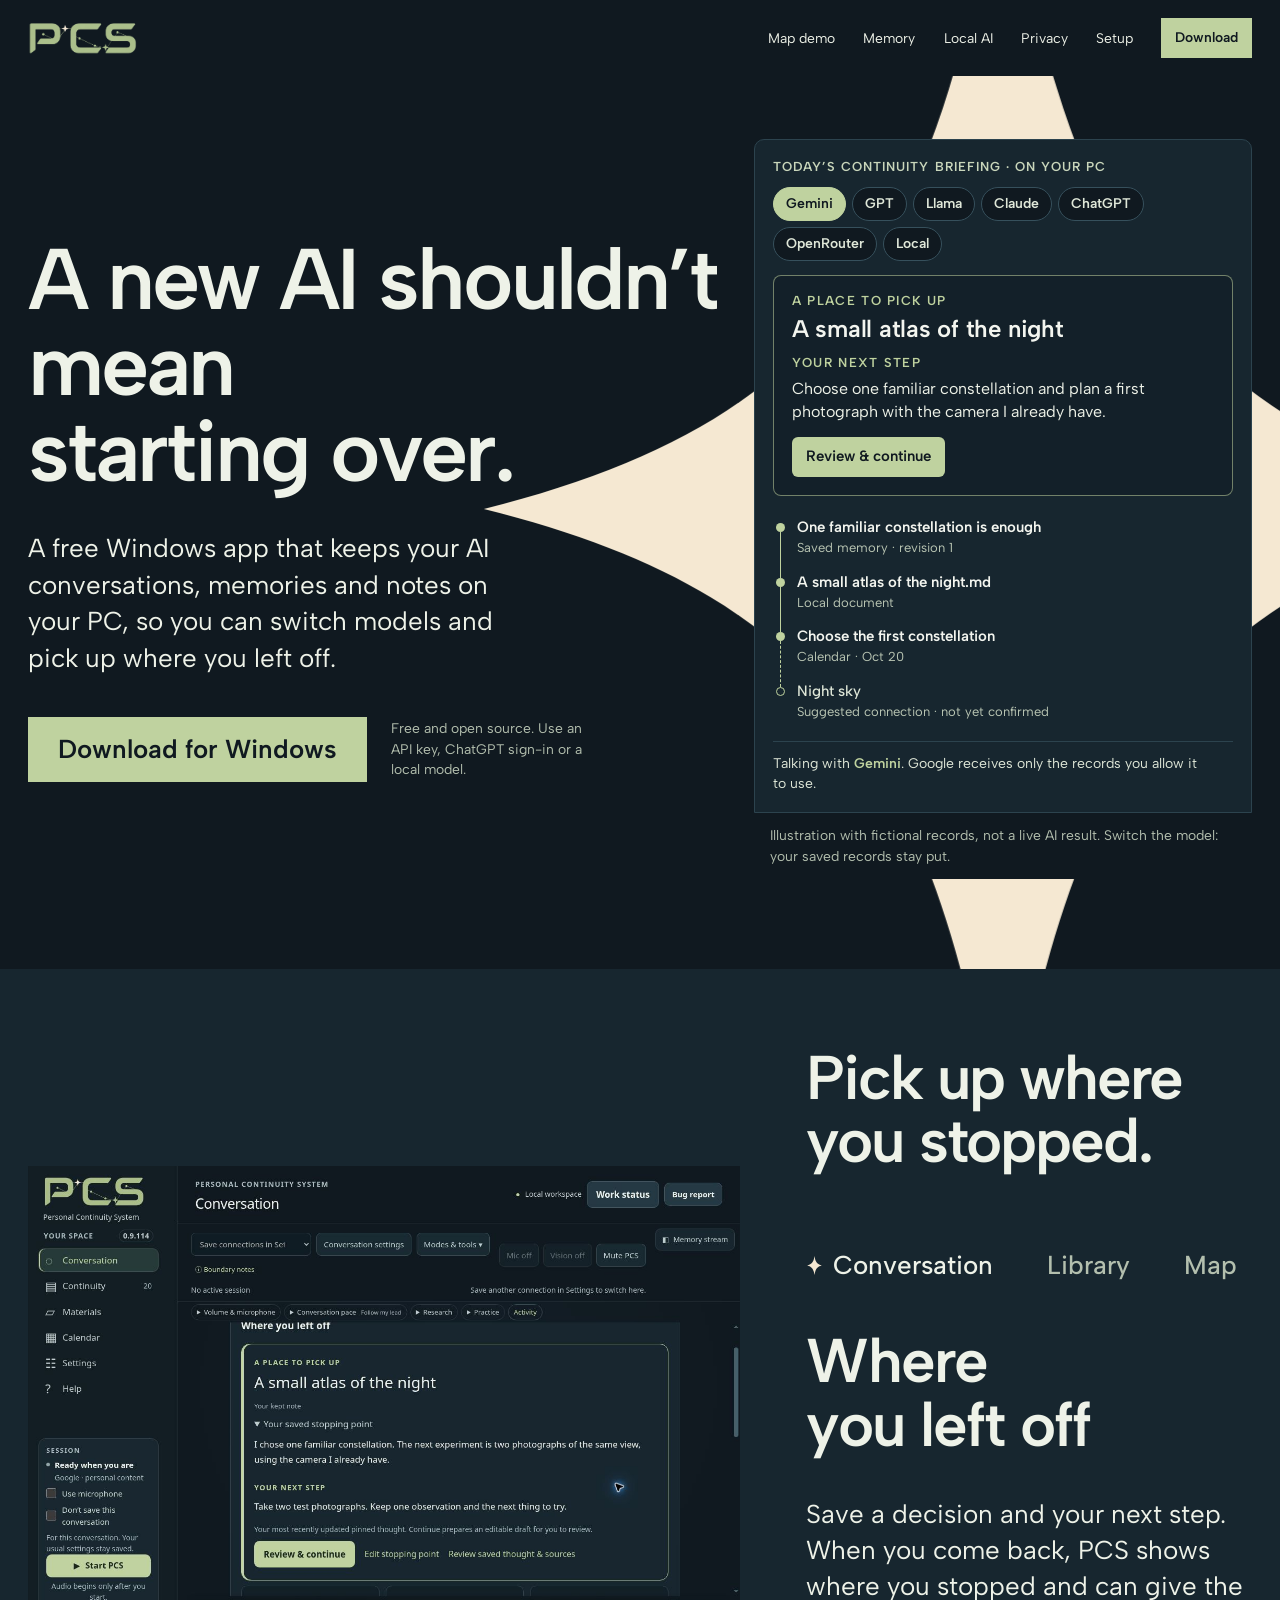
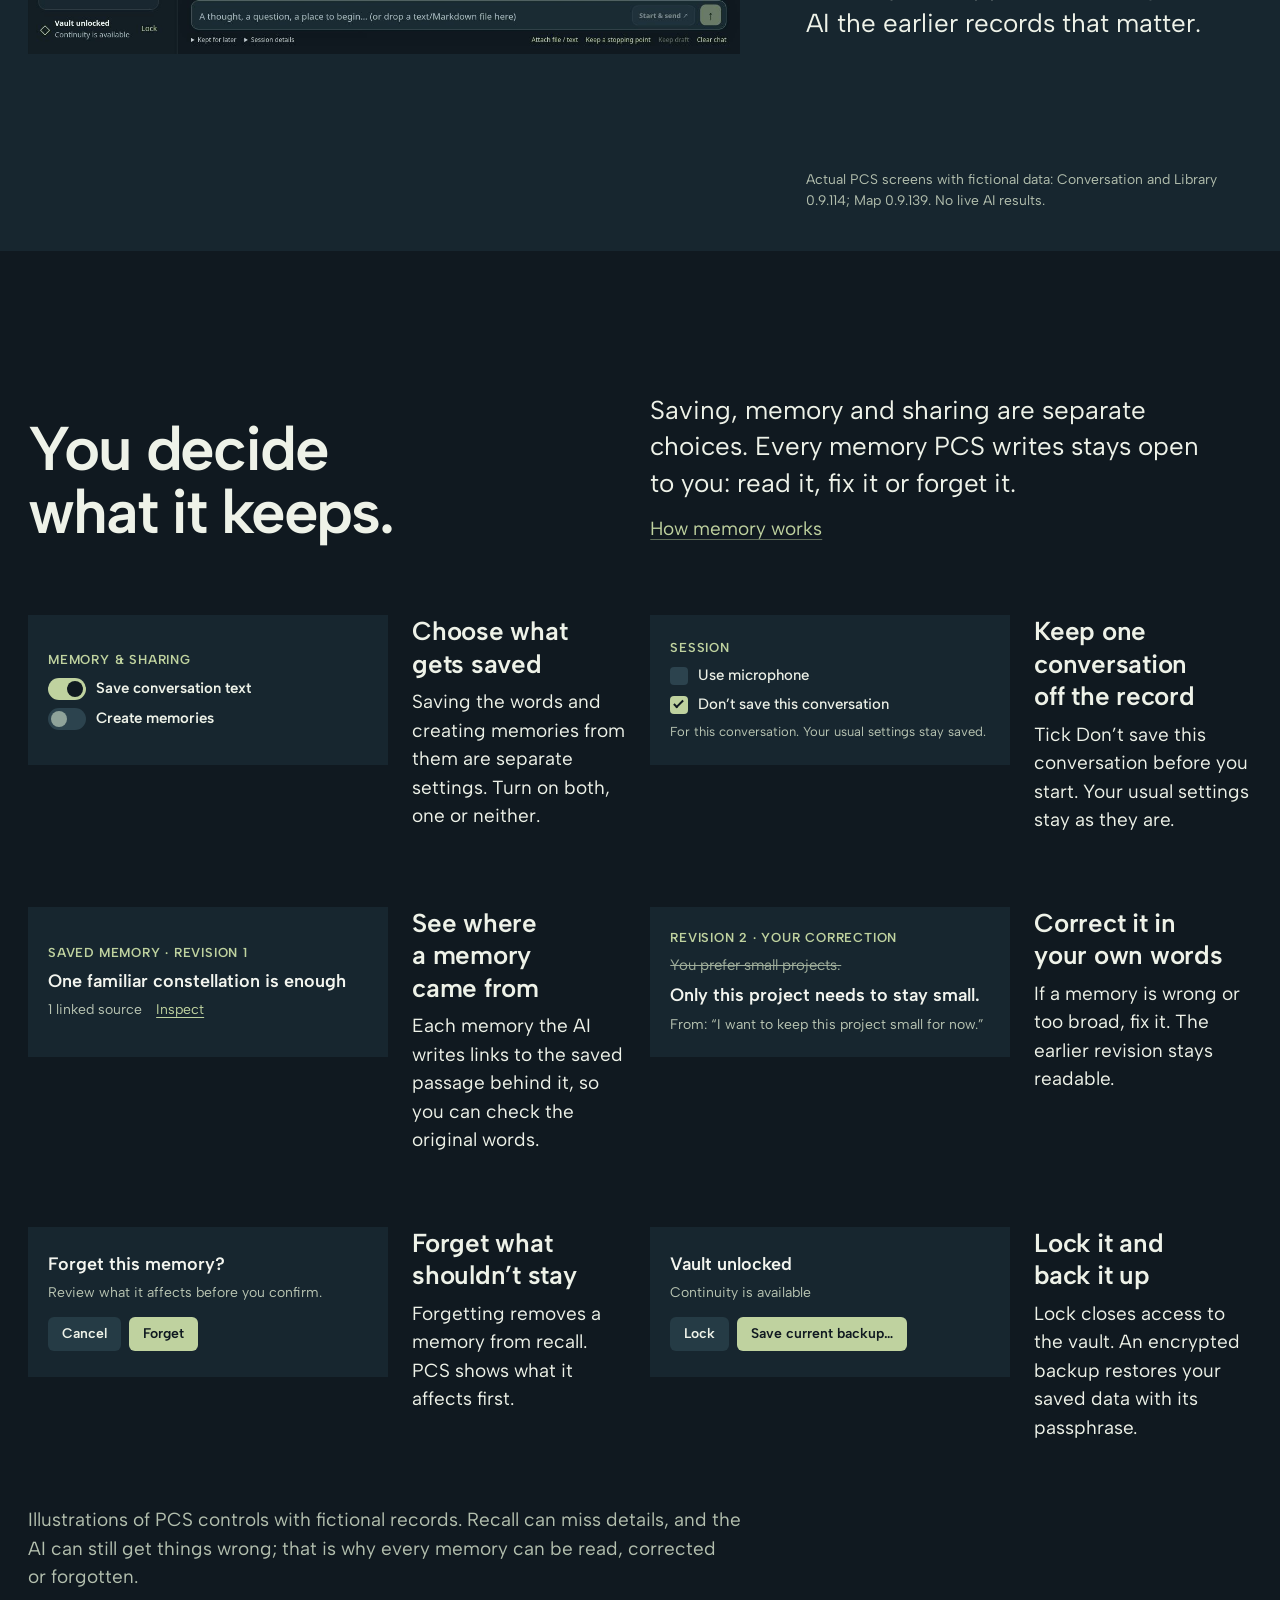
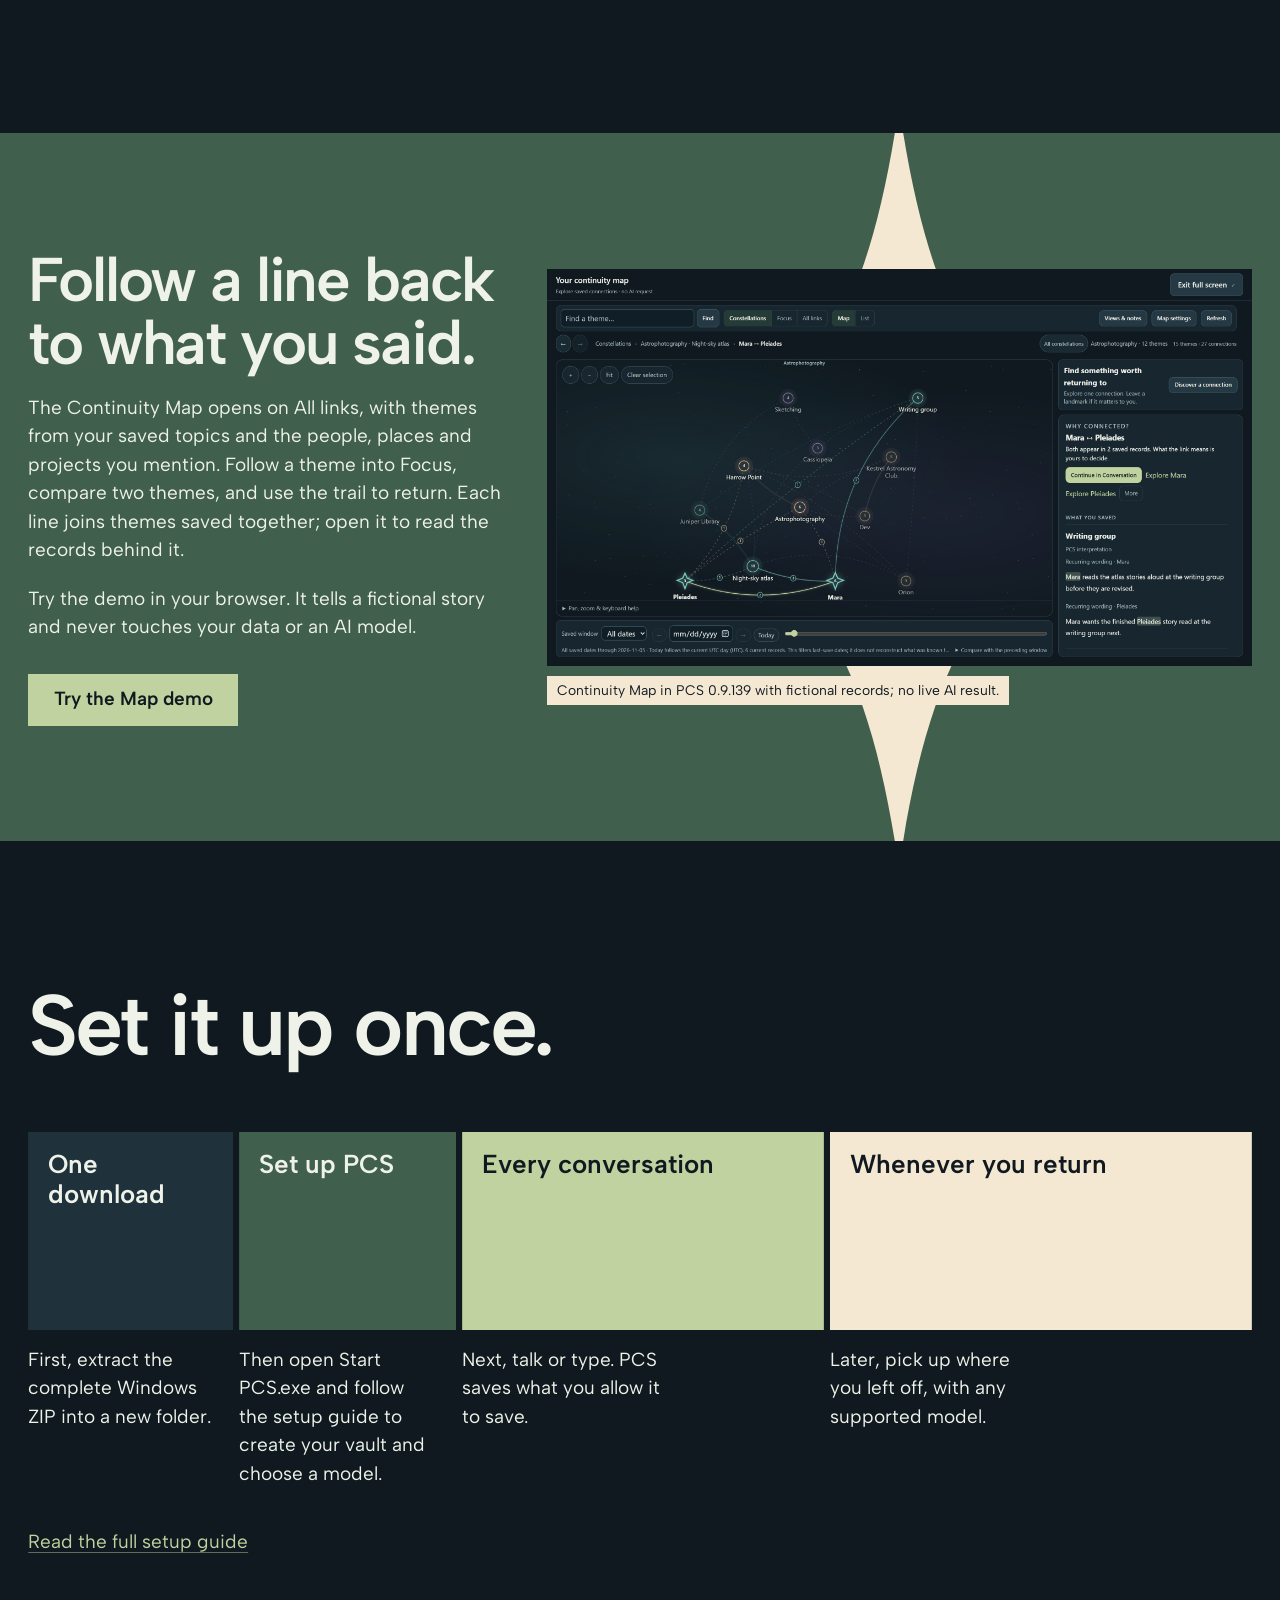
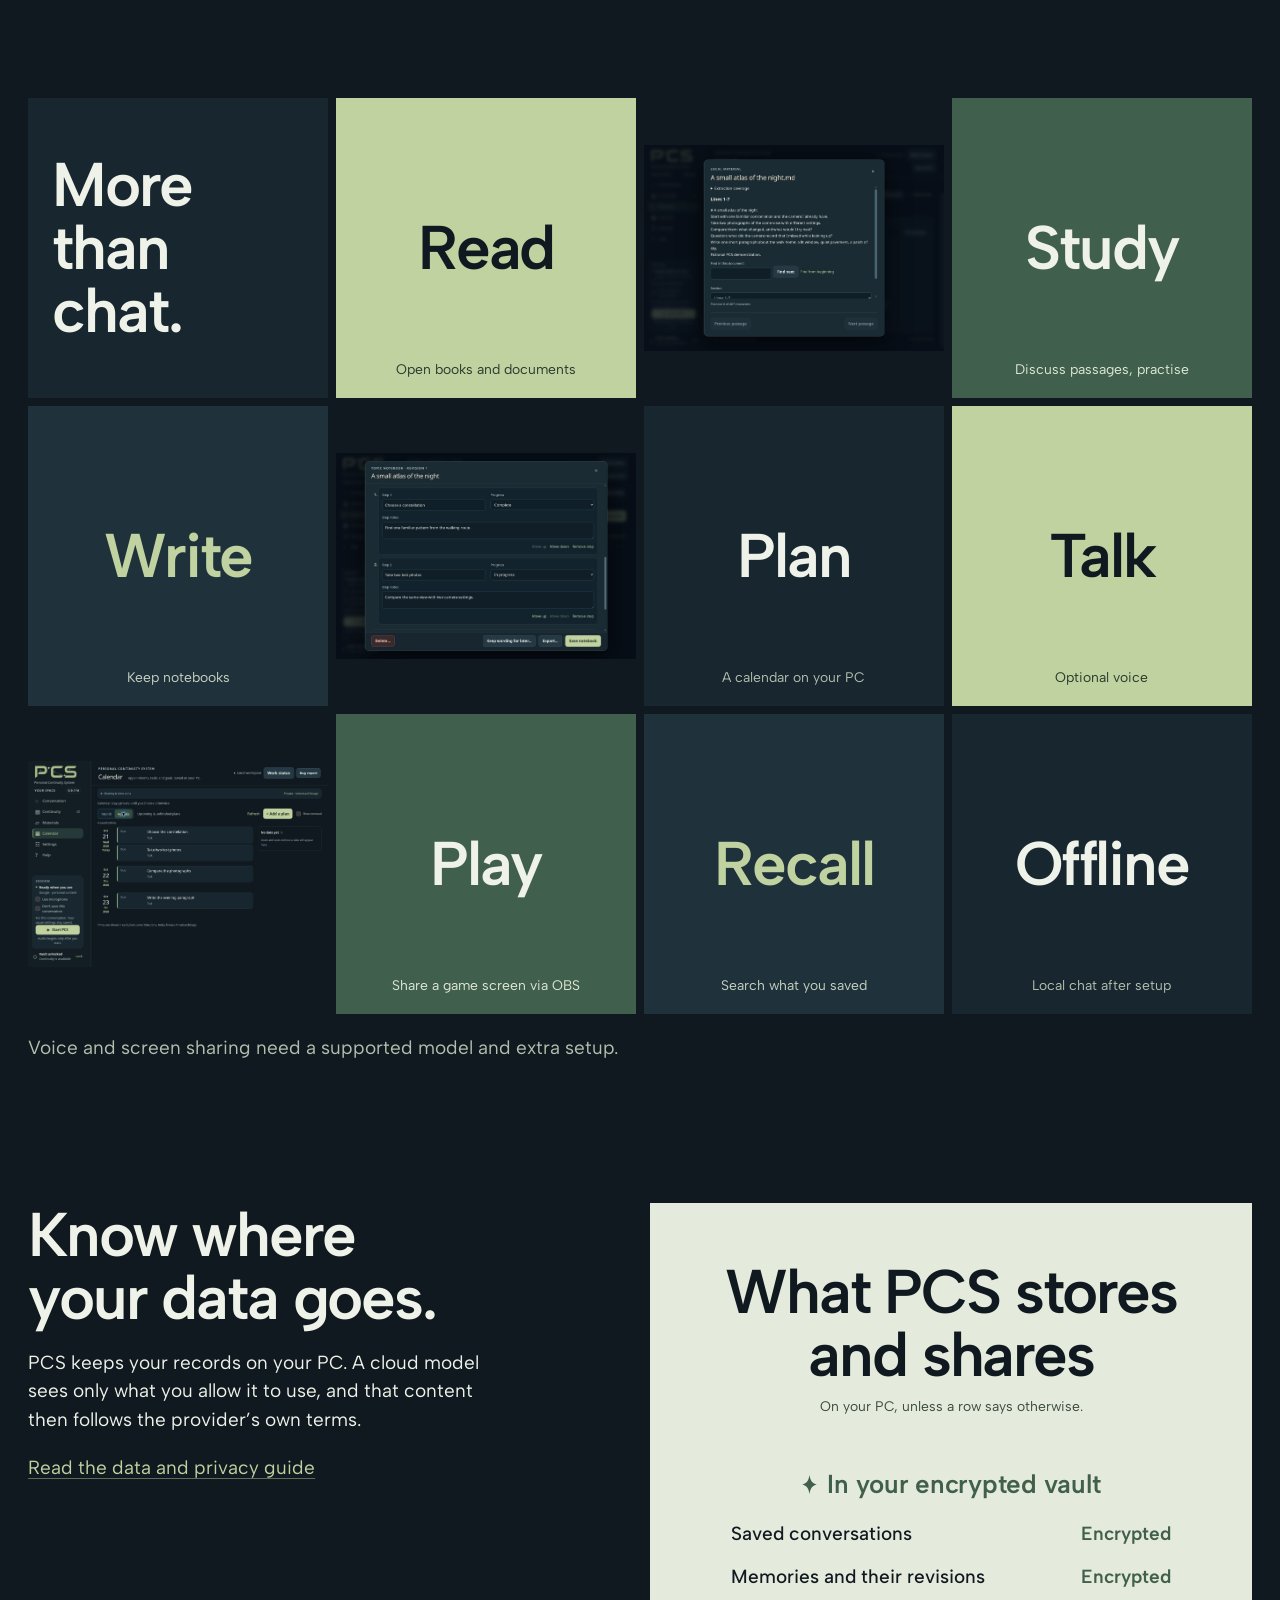
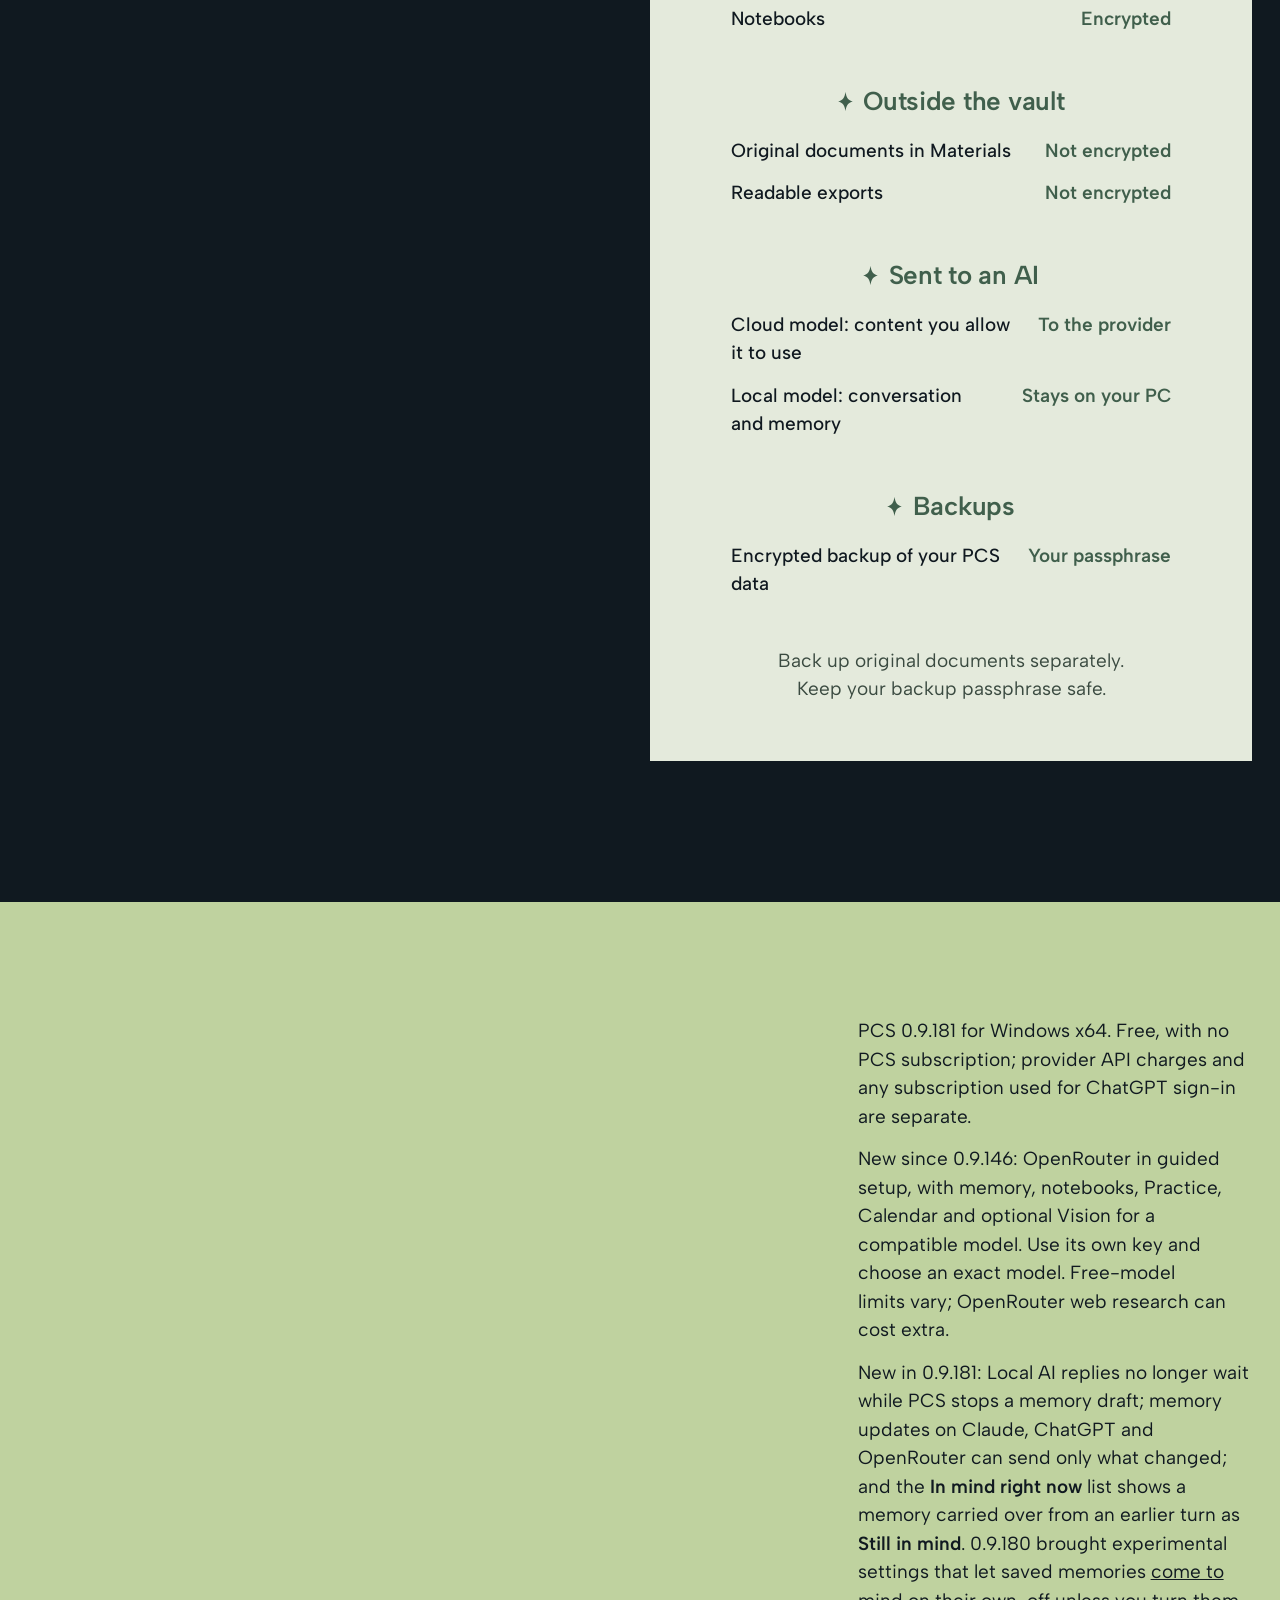
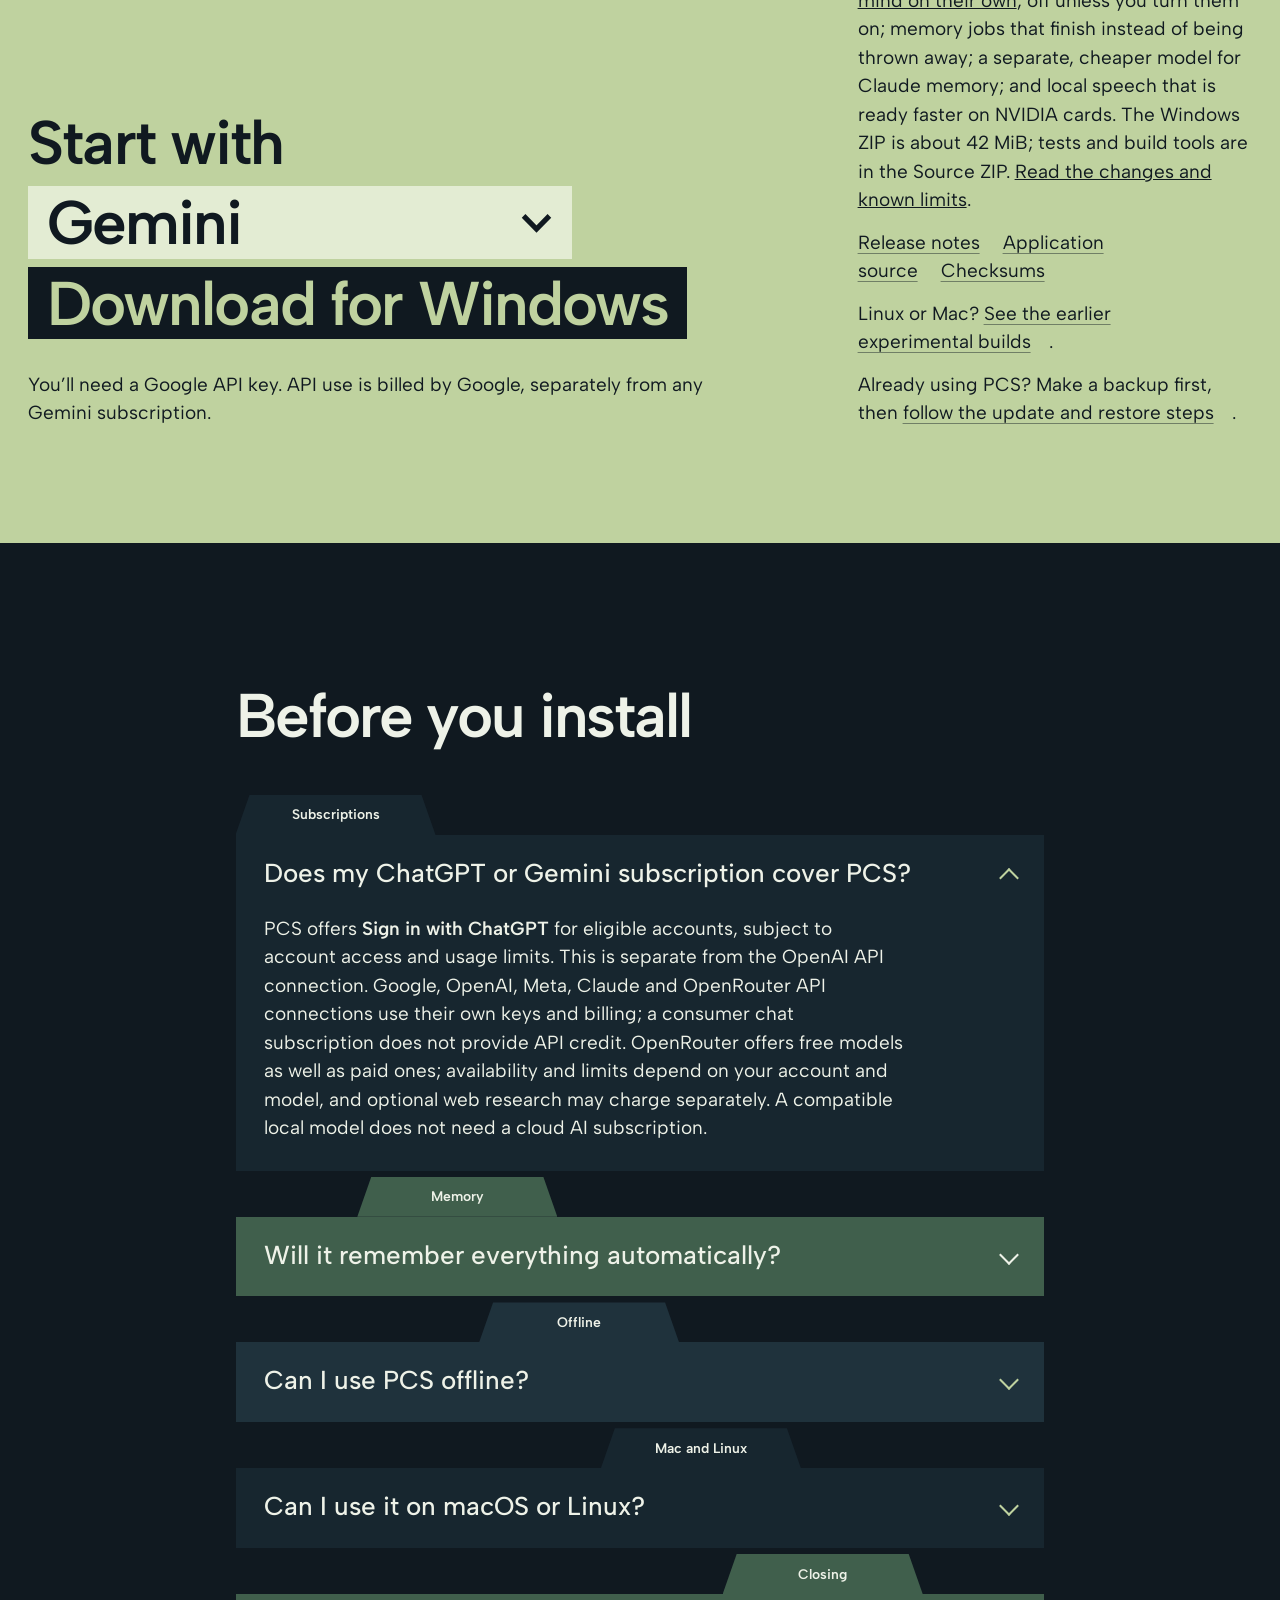
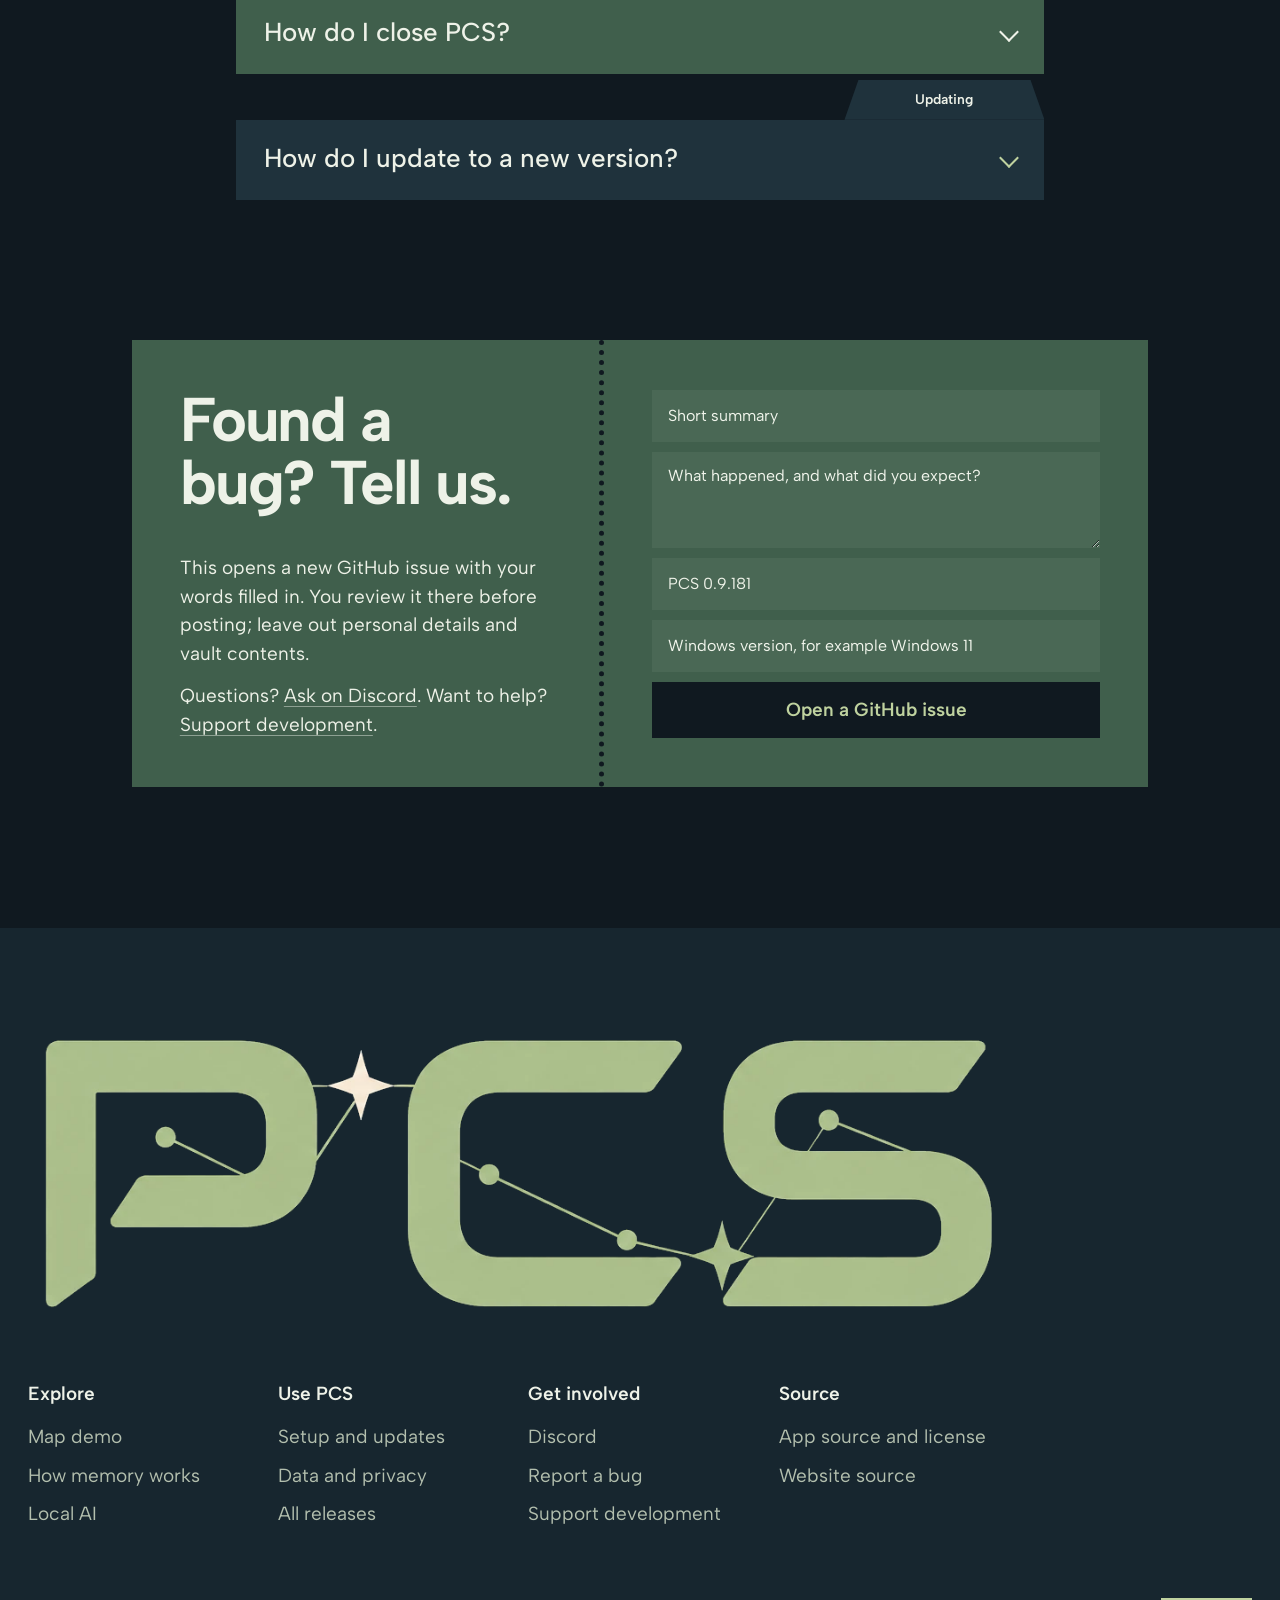
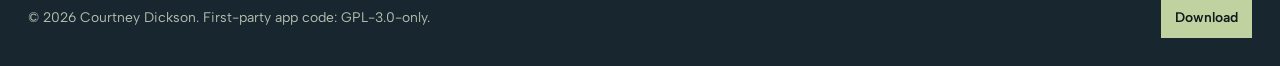
<file: index.html>
<!doctype html>
<html lang="en">
<head>
<meta charset="utf-8">
<meta name="viewport" content="width=device-width, initial-scale=1">
<meta name="google-site-verification" content="6NWIJVmCutWHTmAyb6aJOBqdjvyPZ-OksbsmbOu0a30">
<title>PCS - A new AI shouldn’t mean starting over</title>
<meta name="description" content="PCS is a free Windows app that keeps your AI conversations, memories and notes on your PC, so you can switch models and pick up where you left off.">
<meta name="theme-color" content="#101920">
<meta name="color-scheme" content="dark">
<link rel="canonical" href="https://pcs-personalcontinuitysystem.github.io/PCS-site/">
<link rel="icon" type="image/svg+xml" href="assets/pcs-star.svg">
<meta property="og:type" content="website">
<meta property="og:site_name" content="PCS">
<meta property="og:title" content="PCS — A new AI shouldn’t mean starting over">
<meta property="og:description" content="A free Windows app that keeps your AI conversations, memories and notes together. Use your saved records again, even when you change models.">
<meta property="og:url" content="https://pcs-personalcontinuitysystem.github.io/PCS-site/">
<meta property="og:image" content="https://pcs-personalcontinuitysystem.github.io/PCS-site/assets/social-preview-plain.png?v=20261021-sage-r2">
<meta property="og:image:alt" content="PCS — A new AI shouldn’t mean starting over. Free for Windows.">
<meta name="twitter:card" content="summary_large_image">
<script type="application/ld+json">{"@context":"https://schema.org","@type":"SoftwareApplication","name":"PCS — Personal Continuity System","description":"A Windows app for AI conversation, editable memories and notes, with supported cloud and local models.","applicationCategory":"ProductivityApplication","operatingSystem":"Windows x64","softwareVersion":"0.9.181","url":"https://pcs-personalcontinuitysystem.github.io/PCS-site/","downloadUrl":"https://github.com/PCS-PersonalContinuitySystem/PCS/releases/download/v0.9.181/PCS-0.9.181-Windows-x64.zip","offers":{"@type":"Offer","price":"0","priceCurrency":"USD","description":"PCS is free. Cloud provider API charges are separate."}}</script>
<link rel="preload" href="assets/fonts/albert-sans-latin-wght.woff2" as="font" type="font/woff2" crossorigin>
<link rel="stylesheet" href="assets/atlas.css?v=20261118-0180">
<script>document.documentElement.classList.add('js')</script>
<script defer src="assets/atlas.js?v=20261116-0164"></script>
</head>
<body>
<a class="skip-link" href="#main">Skip to content</a>

<header class="masthead">
  <div class="masthead__inner">
    <a class="masthead__brand" href="index.html"><img src="assets/pcs-wordmark-clear.webp" width="1110" height="345" alt="PCS home"></a>
    <button class="masthead__toggle" type="button" aria-expanded="false" aria-controls="site-nav">Menu</button>
    <nav class="masthead__nav" id="site-nav" aria-label="Main">
      <a href="continuity-map.html">Map demo</a>
      <a href="memory-control.html">Memory</a>
      <a href="local-ai.html">Local AI</a>
      <a href="data-and-privacy.html">Privacy</a>
      <a href="getting-started.html">Setup</a>
      <a class="button button--small" href="#download">Download</a>
    </nav>
  </div>
</header>

<main id="main">

<section class="hero" aria-labelledby="hero-title">
  <div class="hero__copy">
    <h1 id="hero-title" class="hero__title"><span class="line"><span data-line style="--i:0">A new AI shouldn’t</span></span> <span class="line"><span data-line style="--i:1">mean starting over.</span></span></h1>
    <p class="hero__lead" data-load style="--d:380ms">A free Windows app that keeps your AI conversations, memories and notes on your PC, so you can switch models and pick up where you left off.</p>
    <div class="hero__action" data-load style="--d:440ms">
      <a class="button button--large" href="https://github.com/PCS-PersonalContinuitySystem/PCS/releases/download/v0.9.181/PCS-0.9.181-Windows-x64.zip">Download for Windows</a>
      <p class="hero__note">Free and open source. Use an API key, ChatGPT sign-in or a local model.</p>
    </div>
  </div>

  <figure class="hero__demo">
    <svg class="hero__star" viewBox="0 0 200 260" aria-hidden="true" focusable="false"><path d="M100 0C112 83 136 114 200 130 136 146 112 177 100 260 88 177 64 146 0 130 64 114 88 83 100 0Z"/></svg>
    <div class="app" data-ui data-load style="--d:520ms">
      <div class="app__top">
        <p class="app__crumb">Today’s continuity briefing · On your PC</p>
        <div class="app__models" role="group" aria-label="Model in this illustration">
          <button type="button" data-model="gemini" aria-pressed="true">Gemini</button>
          <button type="button" data-model="gpt" aria-pressed="false">GPT</button>
          <button type="button" data-model="llama" aria-pressed="false">Llama</button>
          <button type="button" data-model="claude" aria-pressed="false">Claude</button>
          <button type="button" data-model="chatgpt" aria-pressed="false">ChatGPT</button>
          <button type="button" data-model="openrouter" aria-pressed="false">OpenRouter</button>
          <button type="button" data-model="local" aria-pressed="false">Local</button>
        </div>
      </div>
      <div class="app__card">
        <p class="app__kicker">A place to pick up</p>
        <p class="app__title">A small atlas of the night</p>
        <p class="app__kicker">Your next step</p>
        <p class="app__step">Choose one familiar constellation and plan a first photograph with the camera I already have.</p>
        <span class="app__button" aria-hidden="true">Review &amp; continue</span>
      </div>
      <ul class="app__records" aria-label="Saved records in this illustration">
        <li><span class="app__record">One familiar constellation is enough</span><span class="app__type">Saved memory · revision 1</span></li>
        <li><span class="app__record">A small atlas of the night.md</span><span class="app__type">Local document</span></li>
        <li><span class="app__record">Choose the first constellation</span><span class="app__type">Calendar · Oct 20</span></li>
        <li class="is-suggested"><span class="app__record">Night sky</span><span class="app__type">Suggested connection · not yet confirmed</span></li>
      </ul>
      <p class="app__status" aria-live="polite"><span class="app__flap">Talking with <strong data-model-name>Gemini</strong>.</span> <span class="app__flap" data-model-dest>Google receives only the records you allow it to use.</span></p>
    </div>
    <figcaption data-load style="--d:560ms">Illustration with fictional records, not a live AI result. Switch the model: your saved records stay put.</figcaption>
  </figure>
</section>

<section class="showcase" id="pick-up" aria-labelledby="pick-up-title">
  <div class="showcase__plate" data-reveal>
    <button class="showcase__zoom" type="button" data-enlarge="screenshots/refresh-0114/conversation-full.jpg" aria-label="Enlarge the Conversation screenshot">
      <img width="1363" height="936" class="is-active" data-plate="conversation" src="screenshots/refresh-0114/conversation.jpg" loading="lazy" alt="PCS Conversation showing a fictional saved stopping point, the next photography step, and Review & continue.">
      <img width="1363" height="936" data-plate="library" src="screenshots/refresh-0114/library.jpg" loading="lazy" alt="PCS Library source inspector showing a fictional typed user passage, its source revision, and the exact original wording.">
      <img width="2560" height="1440" data-plate="map" src="screenshots/pcs-map-0139.jpg" loading="lazy" alt="PCS 0.9.139 Map in full screen: a fictional night-sky project, the connection between Mara and the Pleiades, and the saved records behind it.">
    </button>
  </div>
  <div class="showcase__text">
    <h2 id="pick-up-title" class="section-title" data-reveal>Pick up where you stopped.</h2>
    <div class="showcase__tabs" role="tablist" aria-label="Parts of PCS" data-reveal style="--d:70ms">
      <button type="button" role="tab" id="tab-conversation" aria-controls="panel-conversation" aria-selected="true" data-tab="conversation">Conversation</button>
      <button type="button" role="tab" id="tab-library" aria-controls="panel-library" aria-selected="false" tabindex="-1" data-tab="library">Library</button>
      <button type="button" role="tab" id="tab-map" aria-controls="panel-map" aria-selected="false" tabindex="-1" data-tab="map">Map</button>
    </div>
    <div class="showcase__panels" data-reveal style="--d:140ms">
      <div class="showcase__panel" role="tabpanel" id="panel-conversation" aria-labelledby="tab-conversation">
        <h3>Where you left off</h3>
        <p>Save a decision and your next step. When you come back, PCS shows where you stopped and can give the AI the earlier records that matter.</p>
      </div>
      <div class="showcase__panel" role="tabpanel" id="panel-library" aria-labelledby="tab-library" hidden>
        <h3>Everything it saved</h3>
        <p>Search your saved memories and notebooks, then open the conversation passage each memory came from.</p>
      </div>
      <div class="showcase__panel" role="tabpanel" id="panel-map" aria-labelledby="tab-map" hidden>
        <h3>How your ideas connect</h3>
        <p>Start on All links, follow a theme into Focus, or compare two themes. People and places you mention link the subjects they appear in. Open a connection to read the saved records behind it.</p>
      </div>
    </div>
    <div class="showcase__actions" data-reveal style="--d:210ms">
      <a class="cell cell--ink" href="https://github.com/PCS-PersonalContinuitySystem/PCS/releases/download/v0.9.181/PCS-0.9.181-Windows-x64.zip">Download for Windows</a>
      <a class="cell" href="getting-started.html">Read the setup guide</a>
    </div>
    <p class="showcase__note">Actual PCS screens with fictional data: Conversation and Library 0.9.114; Map 0.9.139. No live AI results.</p>
  </div>
</section>

<section class="memory" id="memory" aria-labelledby="memory-title">
  <div class="memory__head">
    <h2 id="memory-title" class="section-title" data-reveal>You decide what it keeps.</h2>
    <div class="memory__intro" data-reveal style="--d:70ms">
      <p>Saving, memory and sharing are separate choices. Every memory PCS writes stays open to you: read it, fix it or forget it.</p>
      <a class="text-link" href="memory-control.html">How memory works</a>
    </div>
  </div>
  <ul class="memory__list">
    <li class="proofrow">
      <div class="proof" data-ui aria-hidden="true"><div class="mini">
        <p class="mini__label">Memory &amp; sharing</p>
        <span class="mini-switch is-on"><span class="mini-switch__track"></span>Save conversation text</span>
        <span class="mini-switch"><span class="mini-switch__track"></span>Create memories</span>
      </div></div>
      <div class="proofrow__text"><h3>Choose what gets saved</h3><p>Saving the words and creating memories from them are separate settings. Turn on both, one or neither.</p></div>
    </li>
    <li class="proofrow">
      <div class="proof" data-ui aria-hidden="true"><div class="mini">
        <p class="mini__label">Session</p>
        <span class="mini-check"><span class="mini-check__box"></span>Use microphone</span>
        <span class="mini-check is-on"><span class="mini-check__box"></span>Don’t save this conversation</span>
        <p class="mini__note">For this conversation. Your usual settings stay saved.</p>
      </div></div>
      <div class="proofrow__text"><h3>Keep one conversation off the record</h3><p>Tick Don’t save this conversation before you start. Your usual settings stay as they are.</p></div>
    </li>
    <li class="proofrow">
      <div class="proof" data-ui aria-hidden="true"><div class="mini">
        <p class="mini__label">Saved memory · revision 1</p>
        <p class="mini__title">One familiar constellation is enough</p>
        <p class="mini__meta">1 linked source <span class="mini__link">Inspect</span></p>
      </div></div>
      <div class="proofrow__text"><h3>See where a memory came from</h3><p>Each memory the AI writes links to the saved passage behind it, so you can check the original words.</p></div>
    </li>
    <li class="proofrow">
      <div class="proof" data-ui aria-hidden="true"><div class="mini">
        <p class="mini__label">Revision 2 · your correction</p>
        <p class="mini__old">You prefer small projects.</p>
        <p class="mini__title">Only this project needs to stay small.</p>
        <p class="mini__meta">From: “I want to keep this project small for now.”</p>
      </div></div>
      <div class="proofrow__text"><h3>Correct it in your own words</h3><p>If a memory is wrong or too broad, fix it. The earlier revision stays readable.</p></div>
    </li>
    <li class="proofrow">
      <div class="proof" data-ui aria-hidden="true"><div class="mini">
        <p class="mini__title">Forget this memory?</p>
        <p class="mini__meta">Review what it affects before you confirm.</p>
        <span class="mini__actions"><span class="mini-btn mini-btn--quiet">Cancel</span><span class="mini-btn">Forget</span></span>
      </div></div>
      <div class="proofrow__text"><h3>Forget what shouldn’t stay</h3><p>Forgetting removes a memory from recall. PCS shows what it affects first.</p></div>
    </li>
    <li class="proofrow">
      <div class="proof" data-ui aria-hidden="true"><div class="mini">
        <p class="mini__title">Vault unlocked</p>
        <p class="mini__meta">Continuity is available</p>
        <span class="mini__actions"><span class="mini-btn mini-btn--quiet">Lock</span><span class="mini-btn">Save current backup…</span></span>
      </div></div>
      <div class="proofrow__text"><h3>Lock it and back it up</h3><p>Lock closes access to the vault. An encrypted backup restores your saved data with its passphrase.</p></div>
    </li>
  </ul>
  <p class="memory__note">Illustrations of PCS controls with fictional records. Recall can miss details, and the AI can still get things wrong; that is why every memory can be read, corrected or forgotten.</p>
</section>

<section class="band" id="map" aria-labelledby="map-title">
  <div class="band__text">
    <h2 id="map-title" class="section-title" data-reveal>Follow a line back to what you said.</h2>
    <p data-reveal style="--d:70ms">The Continuity Map opens on All links, with themes from your saved topics and the people, places and projects you mention. Follow a theme into Focus, compare two themes, and use the trail to return. Each line joins themes saved together; open it to read the records behind it.</p>
    <p data-reveal style="--d:140ms">Try the demo in your browser. It tells a fictional story and never touches your data or an AI model.</p>
    <div data-reveal style="--d:210ms"><a class="button" href="continuity-map.html">Try the Map demo</a></div>
  </div>
  <figure class="band__stage" data-reveal style="--d:120ms">
    <svg class="band__star" viewBox="0 0 200 260" aria-hidden="true" focusable="false"><path d="M100 0C112 83 136 114 200 130 136 146 112 177 100 260 88 177 64 146 0 130 64 114 88 83 100 0Z"/></svg>
    <button class="band__shot" type="button" data-enlarge="screenshots/pcs-map-0139.jpg" aria-label="Enlarge the Continuity Map screenshot">
      <img width="2560" height="1440" src="screenshots/pcs-map-0139.jpg" loading="lazy" alt="PCS 0.9.139 Map in full screen: a fictional night-sky project, the connection between Mara and the Pleiades, and the saved records behind it.">
    </button>
    <figcaption>Continuity Map in PCS 0.9.139 with fictional records; no live AI result.</figcaption>
  </figure>
</section>

<section class="stages" id="setup" aria-labelledby="setup-title">
  <h2 id="setup-title" class="display-title" data-reveal>Set it up once.</h2>
  <ol class="stages__bar" data-ui>
    <li class="stage stage--1" data-grow style="--d:0ms"><div class="stage__block"><span class="stage__time">One download</span></div><p class="stage__clause">First, extract the complete Windows ZIP into a new folder.</p></li>
    <li class="stage stage--2" data-grow style="--d:70ms"><div class="stage__block"><span class="stage__time">Set up PCS</span></div><p class="stage__clause">Then open Start PCS.exe and follow the setup guide to create your vault and choose a model.</p></li>
    <li class="stage stage--3" data-grow style="--d:140ms"><div class="stage__block"><span class="stage__time">Every conversation</span></div><p class="stage__clause">Next, talk or type. PCS saves what you allow it to save.</p></li>
    <li class="stage stage--4" data-grow style="--d:210ms"><div class="stage__block"><span class="stage__time">Whenever you return</span></div><p class="stage__clause">Later, pick up where you left off, with any supported model.</p></li>
  </ol>
  <p class="stages__more" data-reveal><a class="text-link" href="getting-started.html">Read the full setup guide</a></p>
</section>

<section class="wall" id="inside" aria-labelledby="inside-title">
  <ul class="wall__grid">
    <li class="cellw cellw--a"><h2 id="inside-title" class="cellw__heading">More than chat.</h2></li>
    <li class="cellw cellw--b"><a href="getting-started.html#features"><span class="cellw__word">Read</span><span class="cellw__caption">Open books and documents</span></a></li>
    <li class="cellw cellw--photo"><button class="cellw__image" type="button" data-enlarge="screenshots/refresh-0114/materials-full.jpg" aria-label="Enlarge the Materials screenshot"><img width="1363" height="936" src="screenshots/refresh-0114/materials.jpg" loading="lazy" alt="A short fictional photography project document open and readable in the PCS Materials reader."></button></li>
    <li class="cellw cellw--c"><a href="getting-started.html#features"><span class="cellw__word">Study</span><span class="cellw__caption">Discuss passages, practise</span></a></li>
    <li class="cellw cellw--d"><a href="getting-started.html#features"><span class="cellw__word">Write</span><span class="cellw__caption">Keep notebooks</span></a></li>
    <li class="cellw cellw--photo"><button class="cellw__image" type="button" data-enlarge="screenshots/refresh-0114/notebook-full.jpg" aria-label="Enlarge the Notebook screenshot"><img width="1363" height="936" src="screenshots/refresh-0114/notebook.jpg" loading="lazy" alt="A PCS notebook showing two complete steps: choose a constellation, marked Complete, and take two test photos, marked In progress."></button></li>
    <li class="cellw cellw--a"><a href="getting-started.html#features"><span class="cellw__word">Plan</span><span class="cellw__caption">A calendar on your PC</span></a></li>
    <li class="cellw cellw--b"><a href="local-ai.html#voice"><span class="cellw__word">Talk</span><span class="cellw__caption">Optional voice</span></a></li>
    <li class="cellw cellw--photo"><button class="cellw__image" type="button" data-enlarge="screenshots/refresh-0114/calendar-full.jpg" aria-label="Enlarge the Calendar screenshot"><img width="1363" height="936" src="screenshots/refresh-0114/calendar.jpg" loading="lazy" alt="PCS Calendar agenda showing four fictional photography and writing tasks across October 21 to 23, 2026."></button></li>
    <li class="cellw cellw--c"><a href="local-ai.html#vision"><span class="cellw__word">Play</span><span class="cellw__caption">Share a game screen via OBS</span></a></li>
    <li class="cellw cellw--d"><a href="memory-control.html#recall"><span class="cellw__word">Recall</span><span class="cellw__caption">Search what you saved</span></a></li>
    <li class="cellw cellw--a"><a href="local-ai.html"><span class="cellw__word">Offline</span><span class="cellw__caption">Local chat after setup</span></a></li>
  </ul>
  <p class="wall__note">Voice and screen sharing need a supported model and extra setup.</p>
</section>

<section class="sheet-section" id="privacy" aria-labelledby="privacy-title">
  <div class="sheet-section__intro">
    <h2 id="privacy-title" class="section-title" data-reveal>Know where your data goes.</h2>
    <p data-reveal style="--d:70ms">PCS keeps your records on your PC. A cloud model sees only what you allow it to use, and that content then follows the provider’s own terms.</p>
    <p data-reveal style="--d:140ms"><a class="text-link" href="data-and-privacy.html">Read the data and privacy guide</a></p>
  </div>
  <div class="sheet" data-reveal style="--d:100ms">
    <p class="sheet__title">What PCS stores and shares</p>
    <p class="sheet__note">On your PC, unless a row says otherwise.</p>
    <div class="sheet__group">
      <h3>In your encrypted vault</h3>
      <dl>
        <div><dt>Saved conversations</dt><dd>Encrypted</dd></div>
        <div><dt>Memories and their revisions</dt><dd>Encrypted</dd></div>
        <div><dt>Notebooks</dt><dd>Encrypted</dd></div>
      </dl>
    </div>
    <div class="sheet__group">
      <h3>Outside the vault</h3>
      <dl>
        <div><dt>Original documents in Materials</dt><dd>Not encrypted</dd></div>
        <div><dt>Readable exports</dt><dd>Not encrypted</dd></div>
      </dl>
    </div>
    <div class="sheet__group">
      <h3>Sent to an AI</h3>
      <dl>
        <div><dt>Cloud model: content you allow it to use</dt><dd>To the provider</dd></div>
        <div><dt>Local model: conversation and memory</dt><dd>Stays on your PC</dd></div>
      </dl>
    </div>
    <div class="sheet__group">
      <h3>Backups</h3>
      <dl>
        <div><dt>Encrypted backup of your PCS data</dt><dd>Your passphrase</dd></div>
      </dl>
    </div>
    <p class="sheet__foot">Back up original documents separately.<br>Keep your backup passphrase safe.</p>
  </div>
</section>

<section class="download" id="download" aria-labelledby="download-title">
  <div class="download__form">
    <h2 id="download-title" class="download__sentence"><label for="model-choice">Start with</label> <span class="download__blank"><select id="model-choice" aria-describedby="model-need">
      <option value="gemini" selected>Gemini</option>
      <option value="gpt">GPT</option>
      <option value="llama">Llama</option>
      <option value="claude">Claude API</option>
      <option value="chatgpt">ChatGPT sign-in</option>
      <option value="openrouter">OpenRouter</option>
      <option value="local">a local model</option>
    </select></span> <a class="download__go" href="https://github.com/PCS-PersonalContinuitySystem/PCS/releases/download/v0.9.181/PCS-0.9.181-Windows-x64.zip">Download for Windows</a></h2>
    <p class="download__need" id="model-need" aria-live="polite">You’ll need a Google API key. API use is billed by Google, separately from any Gemini subscription.</p>
  </div>
  <div class="download__details">
    <p>PCS 0.9.181 for Windows x64. Free, with no PCS subscription; provider API charges and any subscription used for ChatGPT sign-in are separate.</p>
    <p>New since 0.9.146: OpenRouter in guided setup, with memory, notebooks, Practice, Calendar and optional Vision for a compatible model. Use its own key and choose an exact model. Free-model limits vary; OpenRouter web research can cost extra.</p>
    <p>New in 0.9.181: Local AI replies no longer wait while PCS stops a memory draft; memory updates on Claude, ChatGPT and OpenRouter can send only what changed; and the <strong>In mind right now</strong> list shows a memory carried over from an earlier turn as <strong>Still in mind</strong>. 0.9.180 brought experimental settings that let saved memories <a href="memory-control.html#arriving-memory">come to mind on their own</a>, off unless you turn them on; memory jobs that finish instead of being thrown away; a separate, cheaper model for Claude memory; and local speech that is ready faster on NVIDIA cards. The Windows ZIP is about 42 MiB; tests and build tools are in the Source ZIP. <a href="https://github.com/PCS-PersonalContinuitySystem/PCS/releases/tag/v0.9.181">Read the changes and known limits</a>.</p>
    <p><a class="text-link" href="https://github.com/PCS-PersonalContinuitySystem/PCS/releases/tag/v0.9.181">Release notes</a> <a class="text-link" href="https://github.com/PCS-PersonalContinuitySystem/PCS/releases/download/v0.9.181/PCS-0.9.181-Source.zip">Application source</a> <a class="text-link" href="https://github.com/PCS-PersonalContinuitySystem/PCS/releases/download/v0.9.181/PCS-0.9.181-SHA256SUMS.txt">Checksums</a></p>
    <p>Linux or Mac? <a class="text-link" href="local-ai.html#previews">See the earlier experimental builds</a>.</p>
    <p>Already using PCS? Make a backup first, then <a class="text-link" href="getting-started.html#upgrade">follow the update and restore steps</a>.</p>
  </div>
</section>

<section class="faq" id="faq" aria-labelledby="faq-title">
  <h2 id="faq-title" class="section-title" data-reveal>Before you install</h2>
  <div class="faq__stack">
    <div class="card card--1 is-open">
      <h3 class="card__head"><button type="button" class="card__toggle" aria-expanded="true" aria-controls="faq-1"><span class="card__tab">Subscriptions</span><span class="card__q">Does my ChatGPT or Gemini subscription cover PCS?</span></button></h3>
      <div class="card__panel" id="faq-1"><div><p>PCS offers <strong>Sign in with ChatGPT</strong> for eligible accounts, subject to account access and usage limits. This is separate from the OpenAI API connection. Google, OpenAI, Meta, Claude and OpenRouter API connections use their own keys and billing; a consumer chat subscription does not provide API credit. OpenRouter offers free models as well as paid ones; availability and limits depend on your account and model, and optional web research may charge separately. A compatible local model does not need a cloud AI subscription.</p></div></div>
    </div>
    <div class="card card--2">
      <h3 class="card__head"><button type="button" class="card__toggle" aria-expanded="false" aria-controls="faq-2"><span class="card__tab">Memory</span><span class="card__q">Will it remember everything automatically?</span></button></h3>
      <div class="card__panel" id="faq-2"><div><p>No. Saving conversation text, creating memories and sharing saved information are separate settings. The model receives selected information, not your entire archive. Recall and AI-written memories can be incomplete or wrong; you can inspect and correct them. Experimental settings can also let related memories come to mind on their own; they stay off unless you turn them on. <a class="text-link" href="memory-control.html#arriving-memory">How memory reaches a conversation</a>.</p></div></div>
    </div>
    <div class="card card--3">
      <h3 class="card__head"><button type="button" class="card__toggle" aria-expanded="false" aria-controls="faq-3"><span class="card__tab">Offline</span><span class="card__q">Can I use PCS offline?</span></button></h3>
      <div class="card__panel" id="faq-3"><div><p>Local conversation and memory can work offline after the required downloads. Leave online services off and check the selected providers for other tasks, such as document preparation. You can also browse saved records, read documents, edit notebooks and use the manual Calendar without starting AI.</p></div></div>
    </div>
    <div class="card card--1">
      <h3 class="card__head"><button type="button" class="card__toggle" aria-expanded="false" aria-controls="faq-4"><span class="card__tab">Mac and Linux</span><span class="card__q">Can I use it on macOS or Linux?</span></button></h3>
      <div class="card__panel" id="faq-4"><div><p>The current release is for Windows x64. Earlier experimental builds are available for Linux x64 (0.9.115) and macOS on Apple silicon (0.9.114). They do not include every current Windows feature. <a class="text-link" href="local-ai.html#previews">Read the platform limits</a>.</p></div></div>
    </div>
    <div class="card card--2">
      <h3 class="card__head"><button type="button" class="card__toggle" aria-expanded="false" aria-controls="faq-5"><span class="card__tab">Closing</span><span class="card__q">How do I close PCS?</span></button></h3>
      <div class="card__panel" id="faq-5"><div><p>Use <strong>Quit PCS</strong> and wait for “PCS closed.” Closing its browser tab can leave the app running. <strong>Stop</strong> ends the conversation and capture; <strong>Lock</strong> closes access to the vault.</p></div></div>
    </div>
    <div class="card card--3">
      <h3 class="card__head"><button type="button" class="card__toggle" aria-expanded="false" aria-controls="faq-6"><span class="card__tab">Updating</span><span class="card__q">How do I update to a new version?</span></button></h3>
      <div class="card__panel" id="faq-6"><div><p>Quit PCS and back up your data folder, then extract the new version into a fresh folder. <a class="text-link" href="getting-started.html#upgrade">Follow the update and restore steps</a>.</p></div></div>
    </div>
  </div>
</section>

<section class="coupon-section" id="community" aria-labelledby="community-title">
  <form class="coupon" action="https://github.com/PCS-PersonalContinuitySystem/PCS/issues/new" method="get" target="_blank">
    <div class="coupon__left">
      <h2 id="community-title" class="coupon__title">Found a bug? Tell us.</h2>
      <div class="coupon__words">
        <p>This opens a new GitHub issue with your words filled in. You review it there before posting; leave out personal details and vault contents.</p>
        <p>Questions? <a class="text-link" href="https://discord.com/invite/2ssCQhNgAN">Ask on Discord</a>. Want to help? <a class="text-link" href="https://ko-fi.com/pcssupport">Support development</a>.</p>
      </div>
    </div>
    <div class="coupon__right">
      <label class="visually-hidden" for="bug-title">Short summary</label>
      <input id="bug-title" name="title" type="text" placeholder="Short summary" autocomplete="off" required>
      <label class="visually-hidden" for="bug-body">What happened, and what did you expect?</label>
      <textarea id="bug-body" name="body" rows="3" placeholder="What happened, and what did you expect?" required></textarea>
      <label class="visually-hidden" for="bug-version">PCS version</label>
      <input id="bug-version" type="text" value="PCS 0.9.181" autocomplete="off">
      <label class="visually-hidden" for="bug-windows">Windows version</label>
      <input id="bug-windows" type="text" placeholder="Windows version, for example Windows 11" autocomplete="off">
      <button class="coupon__submit" type="submit">Open a GitHub issue</button>
    </div>
  </form>
</section>

</main>

<footer class="footer">
  <img class="footer__mark" src="assets/pcs-wordmark-clear.webp" width="1110" height="345" loading="lazy" alt="PCS, Personal Continuity System">
  <div class="footer__grid">
    <div><h2>Explore</h2><a href="continuity-map.html">Map demo</a><a href="memory-control.html">How memory works</a><a href="local-ai.html">Local AI</a></div>
    <div><h2>Use PCS</h2><a href="getting-started.html">Setup and updates</a><a href="data-and-privacy.html">Data and privacy</a><a href="https://github.com/PCS-PersonalContinuitySystem/PCS/releases">All releases</a></div>
    <div><h2>Get involved</h2><a href="https://discord.com/invite/2ssCQhNgAN">Discord</a><a href="https://github.com/PCS-PersonalContinuitySystem/PCS/issues">Report a bug</a><a href="https://ko-fi.com/pcssupport">Support development</a></div>
    <div><h2>Source</h2><a href="https://github.com/PCS-PersonalContinuitySystem/PCS/releases/download/v0.9.181/PCS-0.9.181-Source.zip">App source and license</a><a href="https://github.com/PCS-PersonalContinuitySystem/PCS-site">Website source</a></div>
  </div>
  <div class="footer__last">
    <p>© 2026 Courtney Dickson. First-party app code: GPL-3.0-only.</p>
    <a class="button button--small" href="#download">Download</a>
  </div>
</footer>

<dialog class="viewer" aria-label="Full-size screenshot">
  <form method="dialog"><button class="viewer__close" type="submit">Close</button></form>
  <img width="1363" height="936" src="screenshots/refresh-0114/conversation-full.jpg" loading="lazy" alt="">
</dialog>
</body>
</html>
</file>
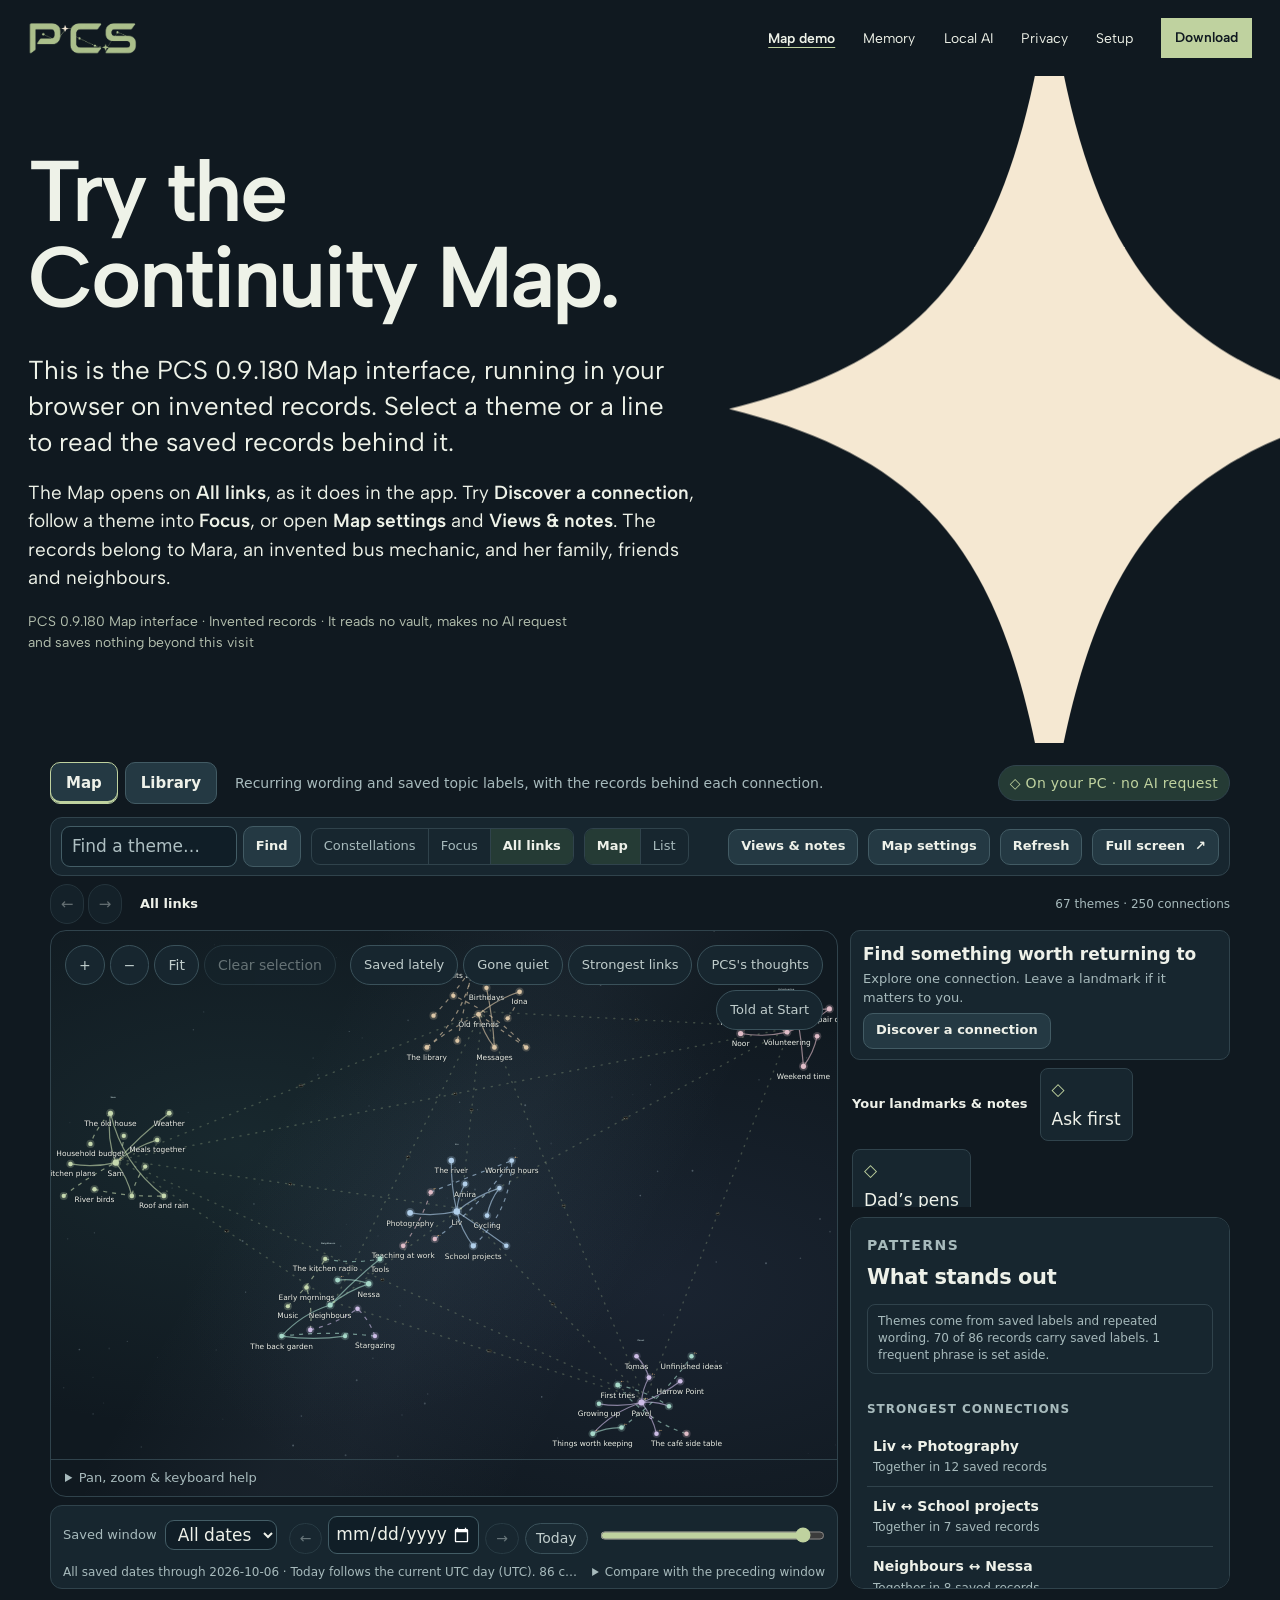
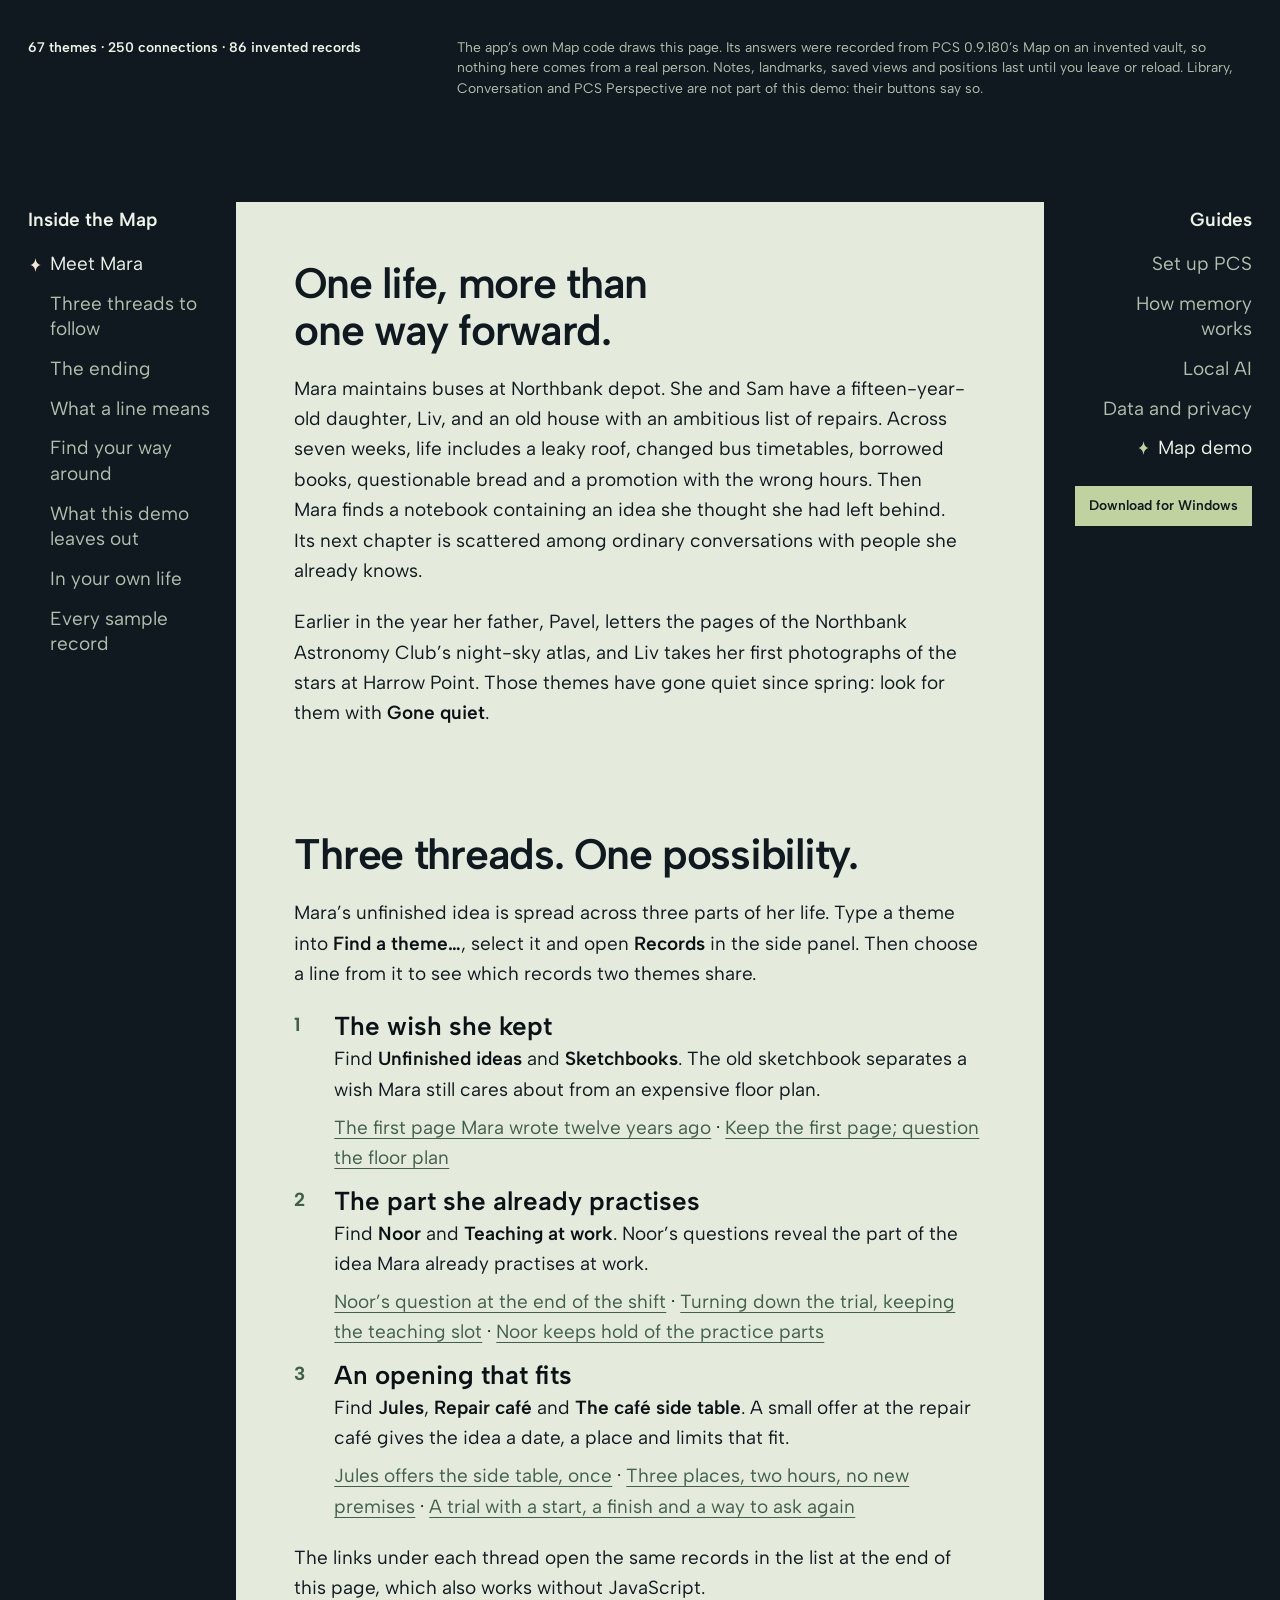
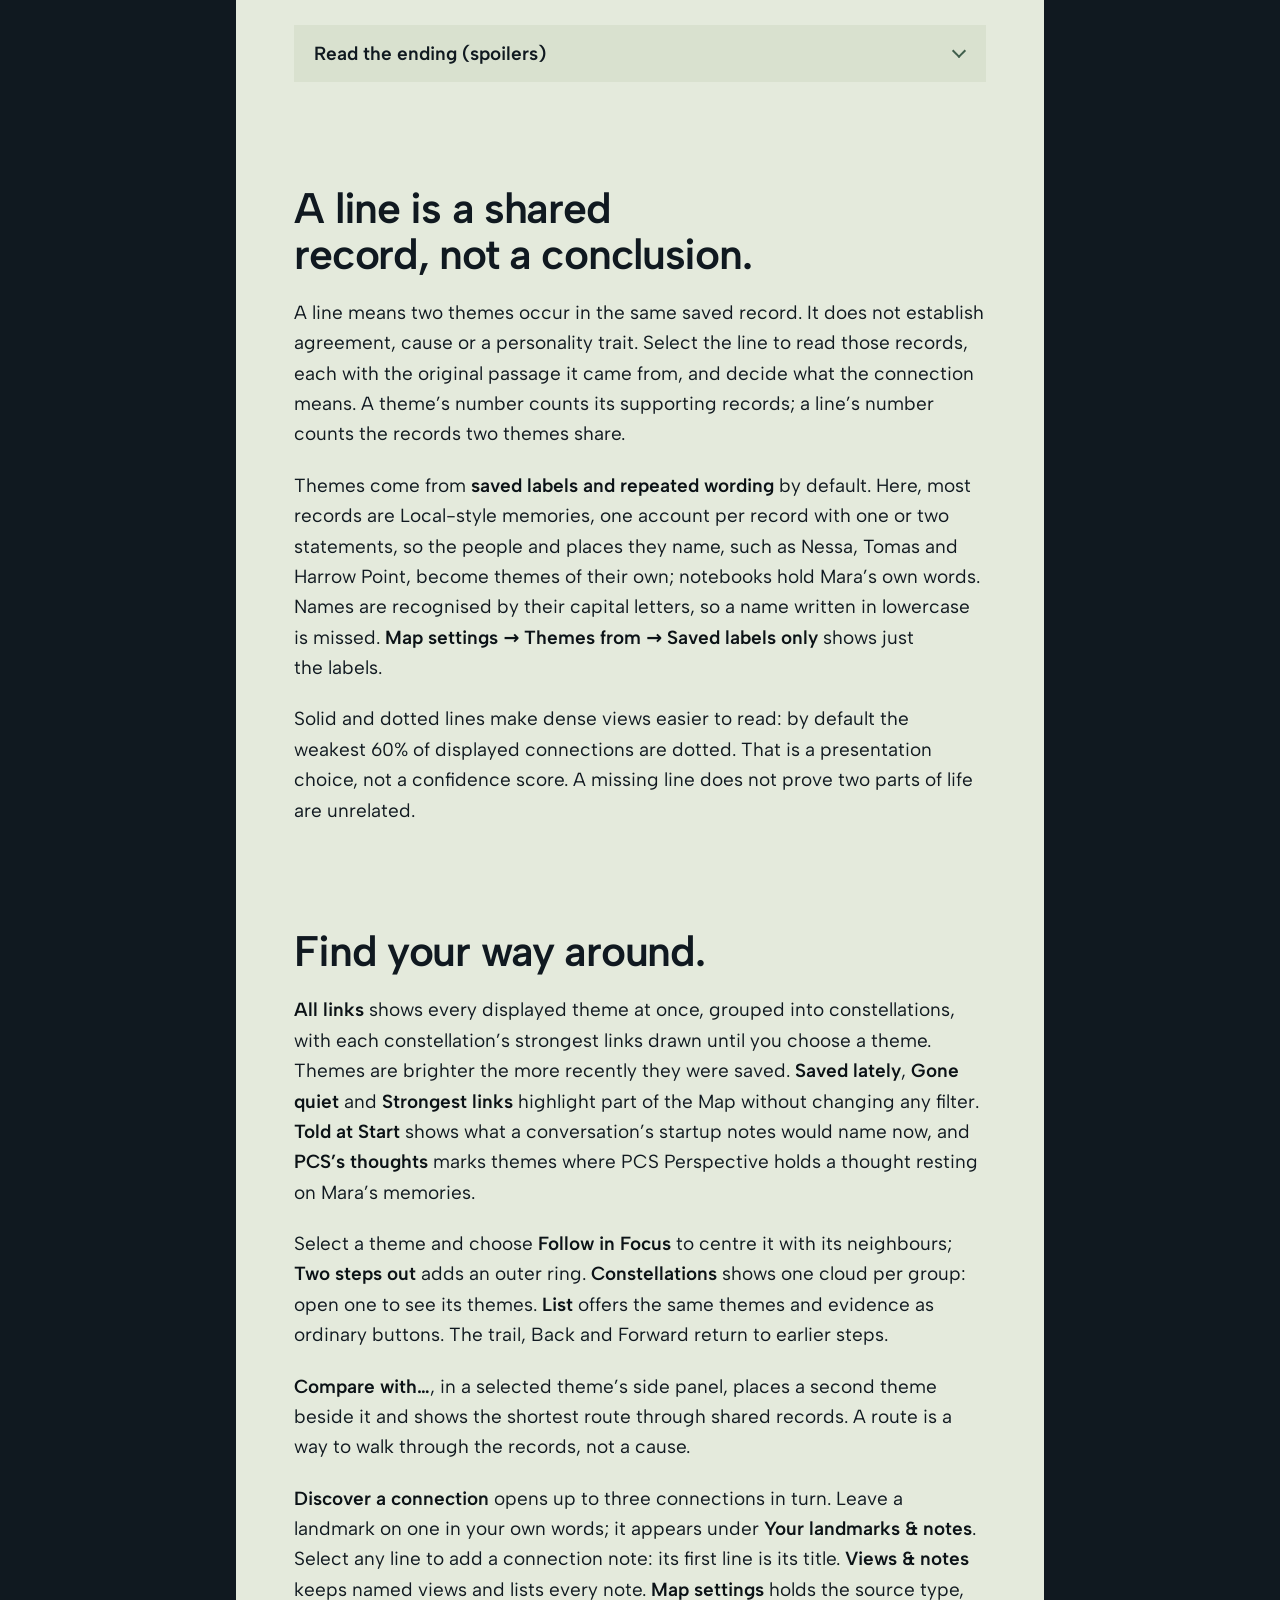
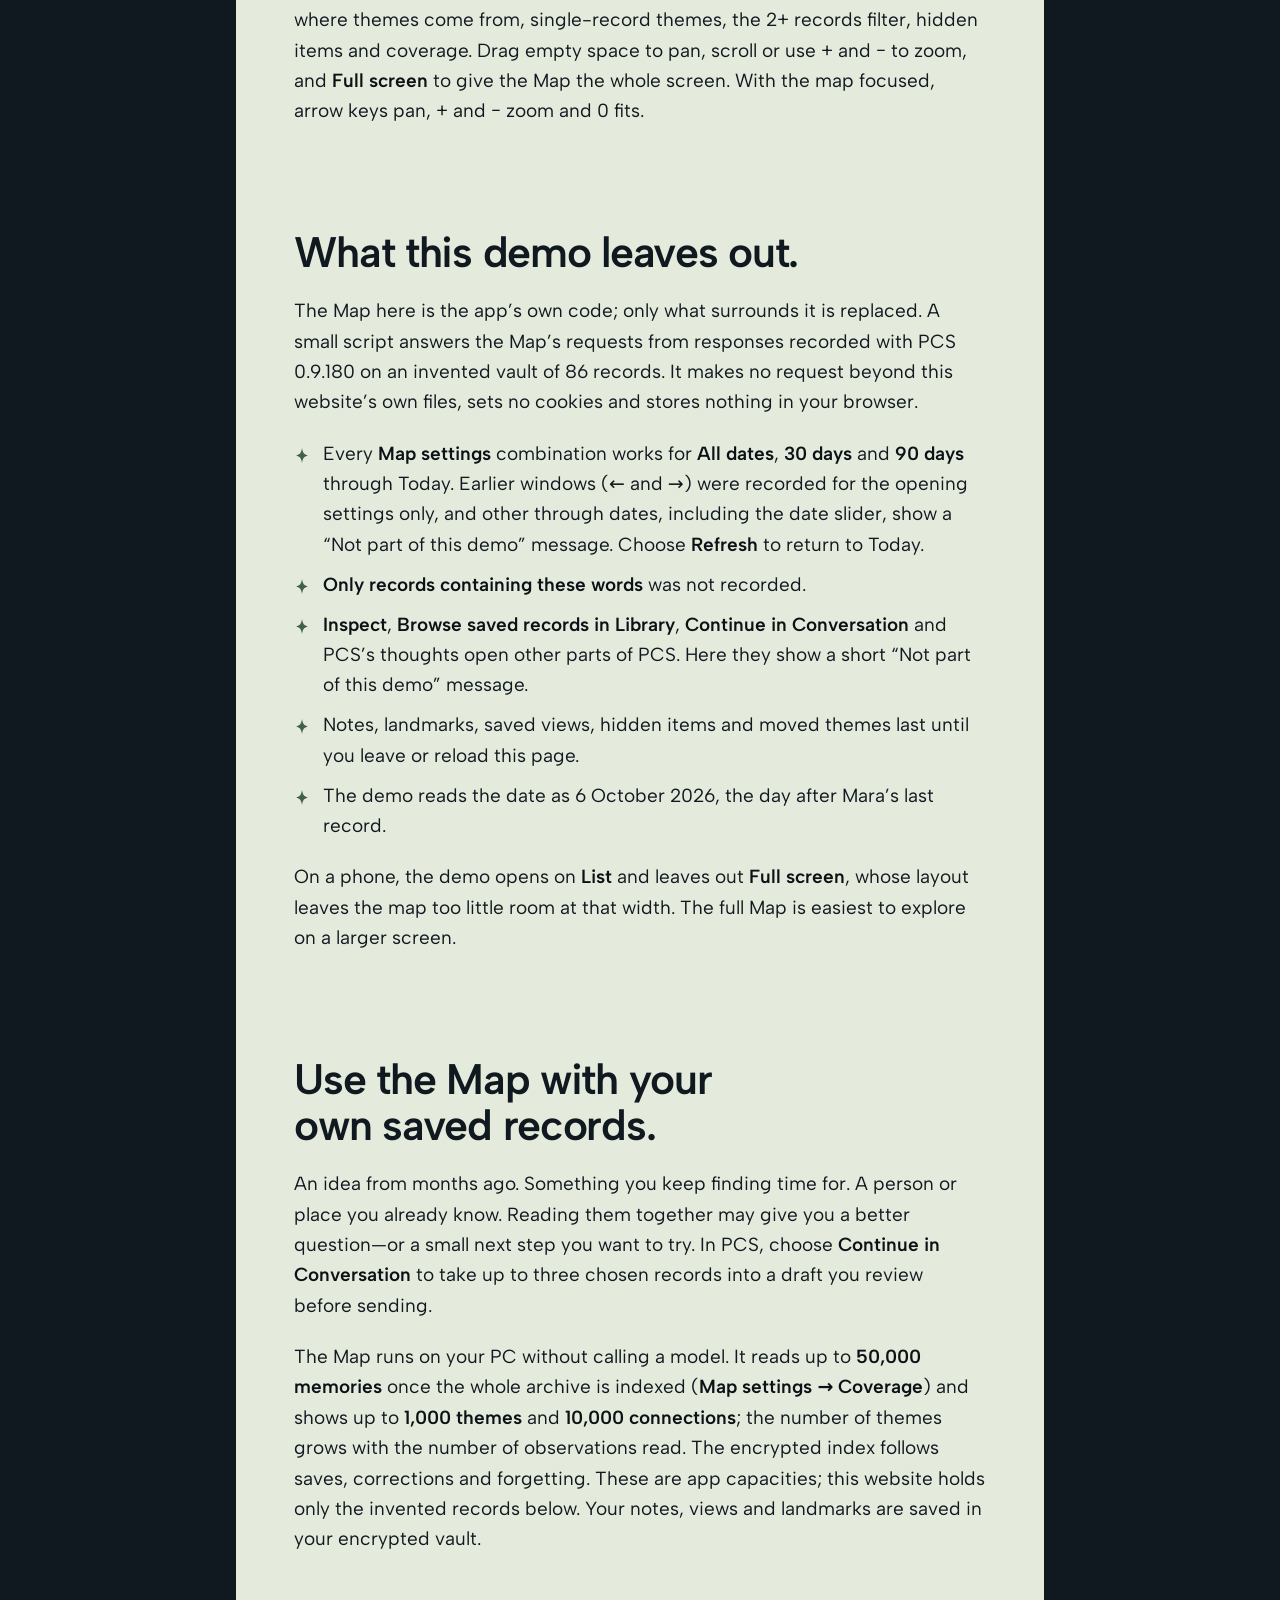
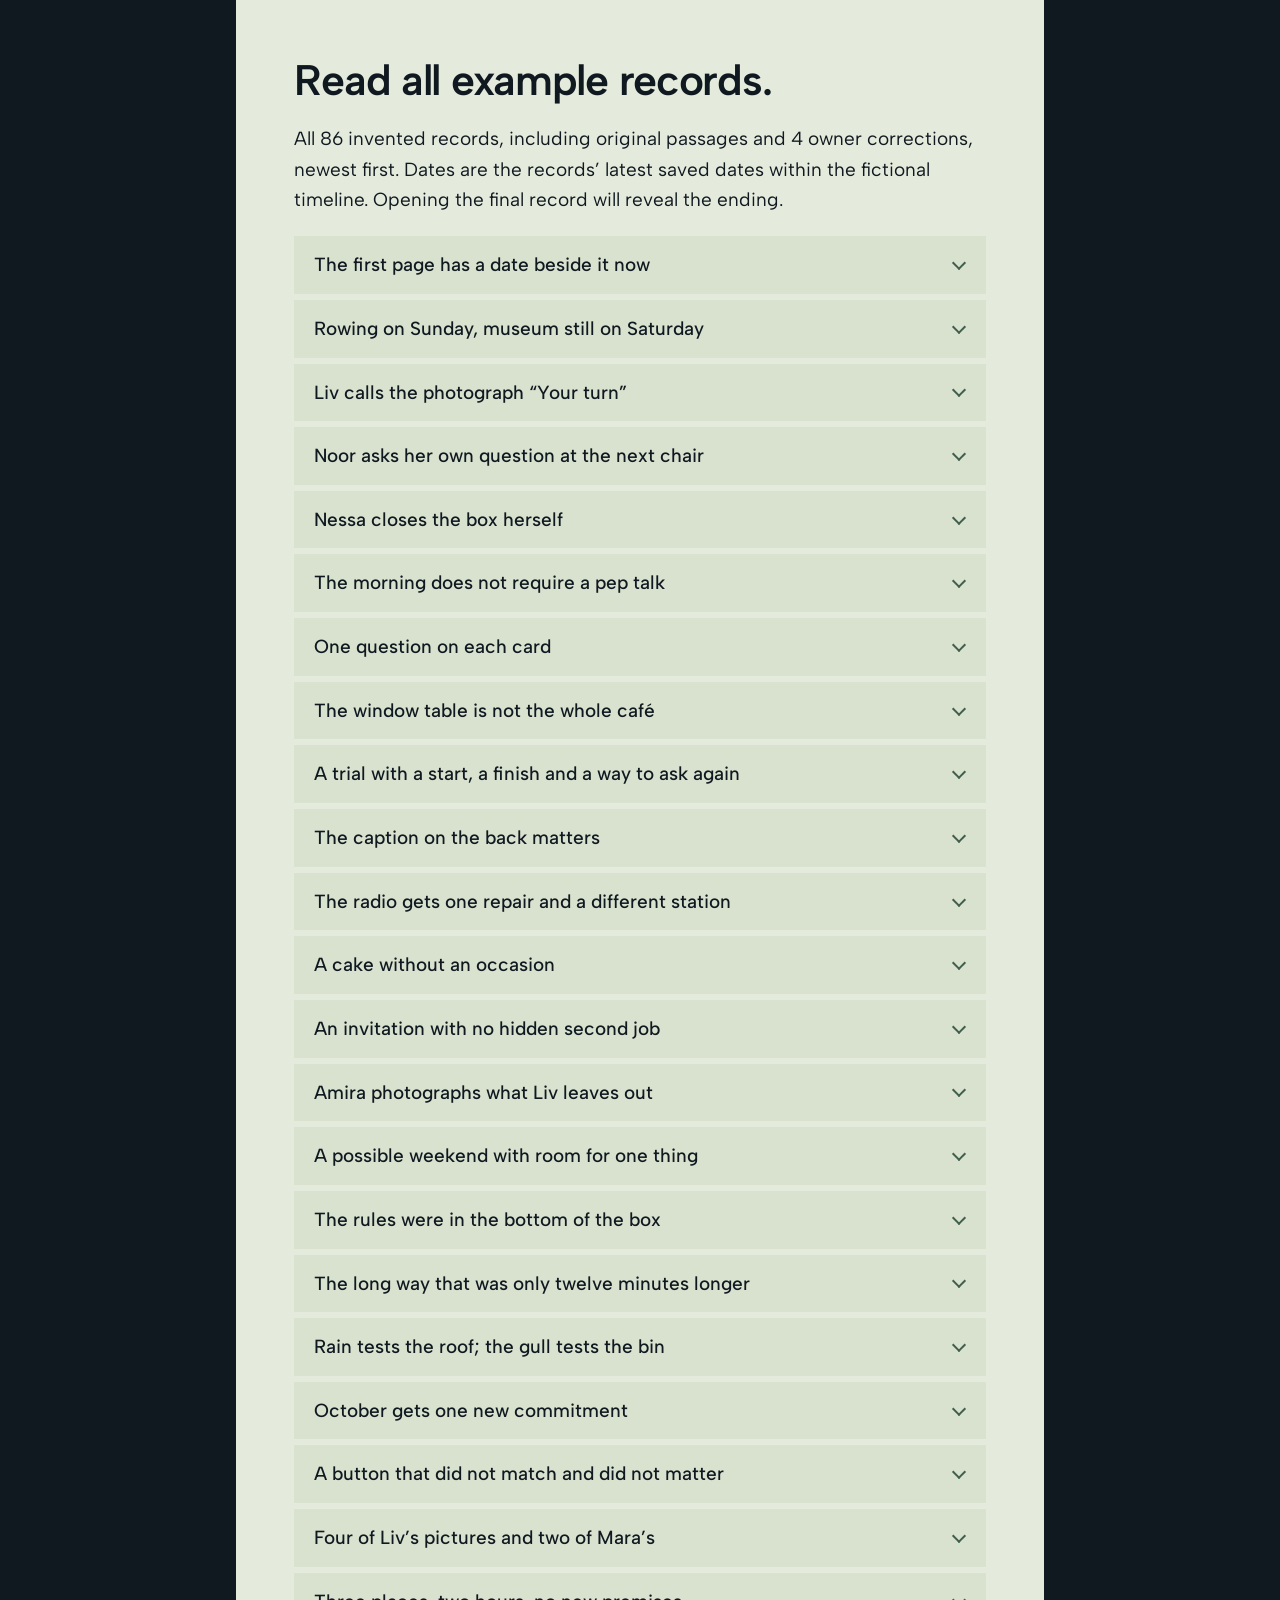
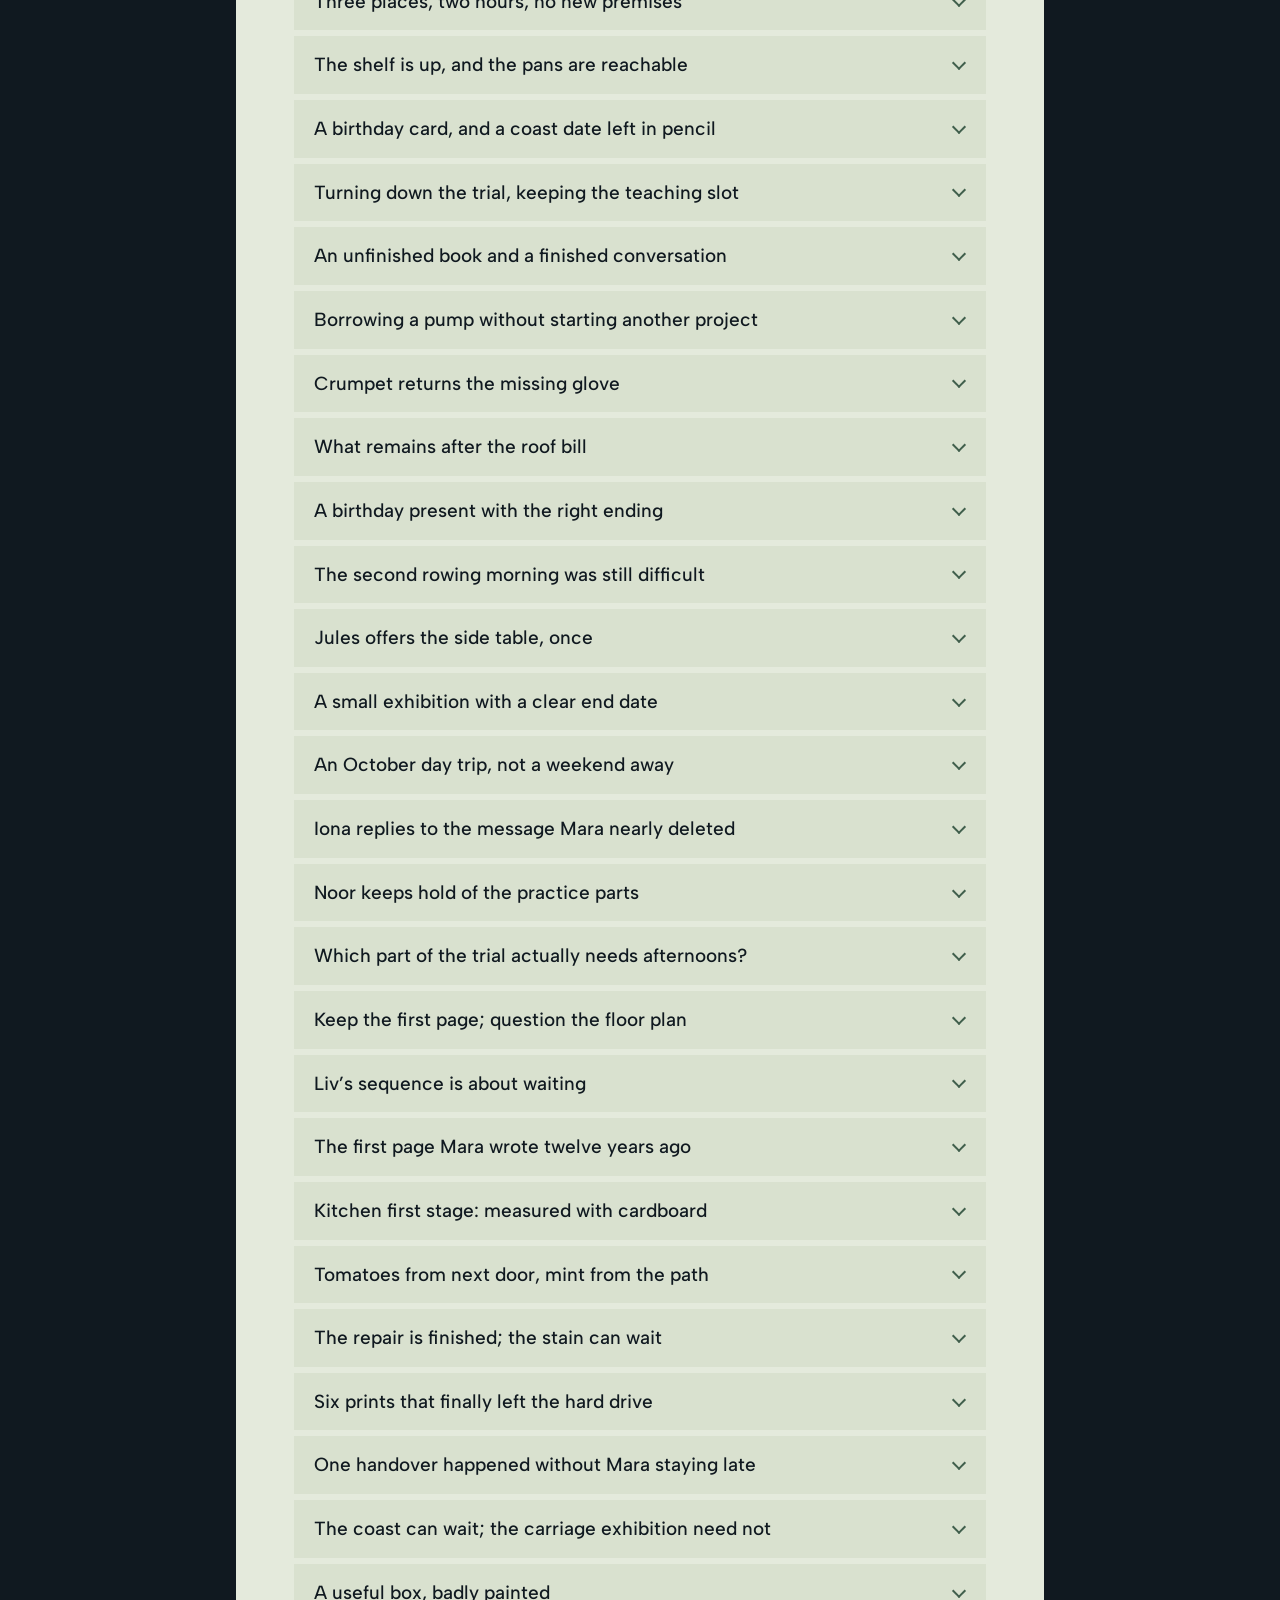
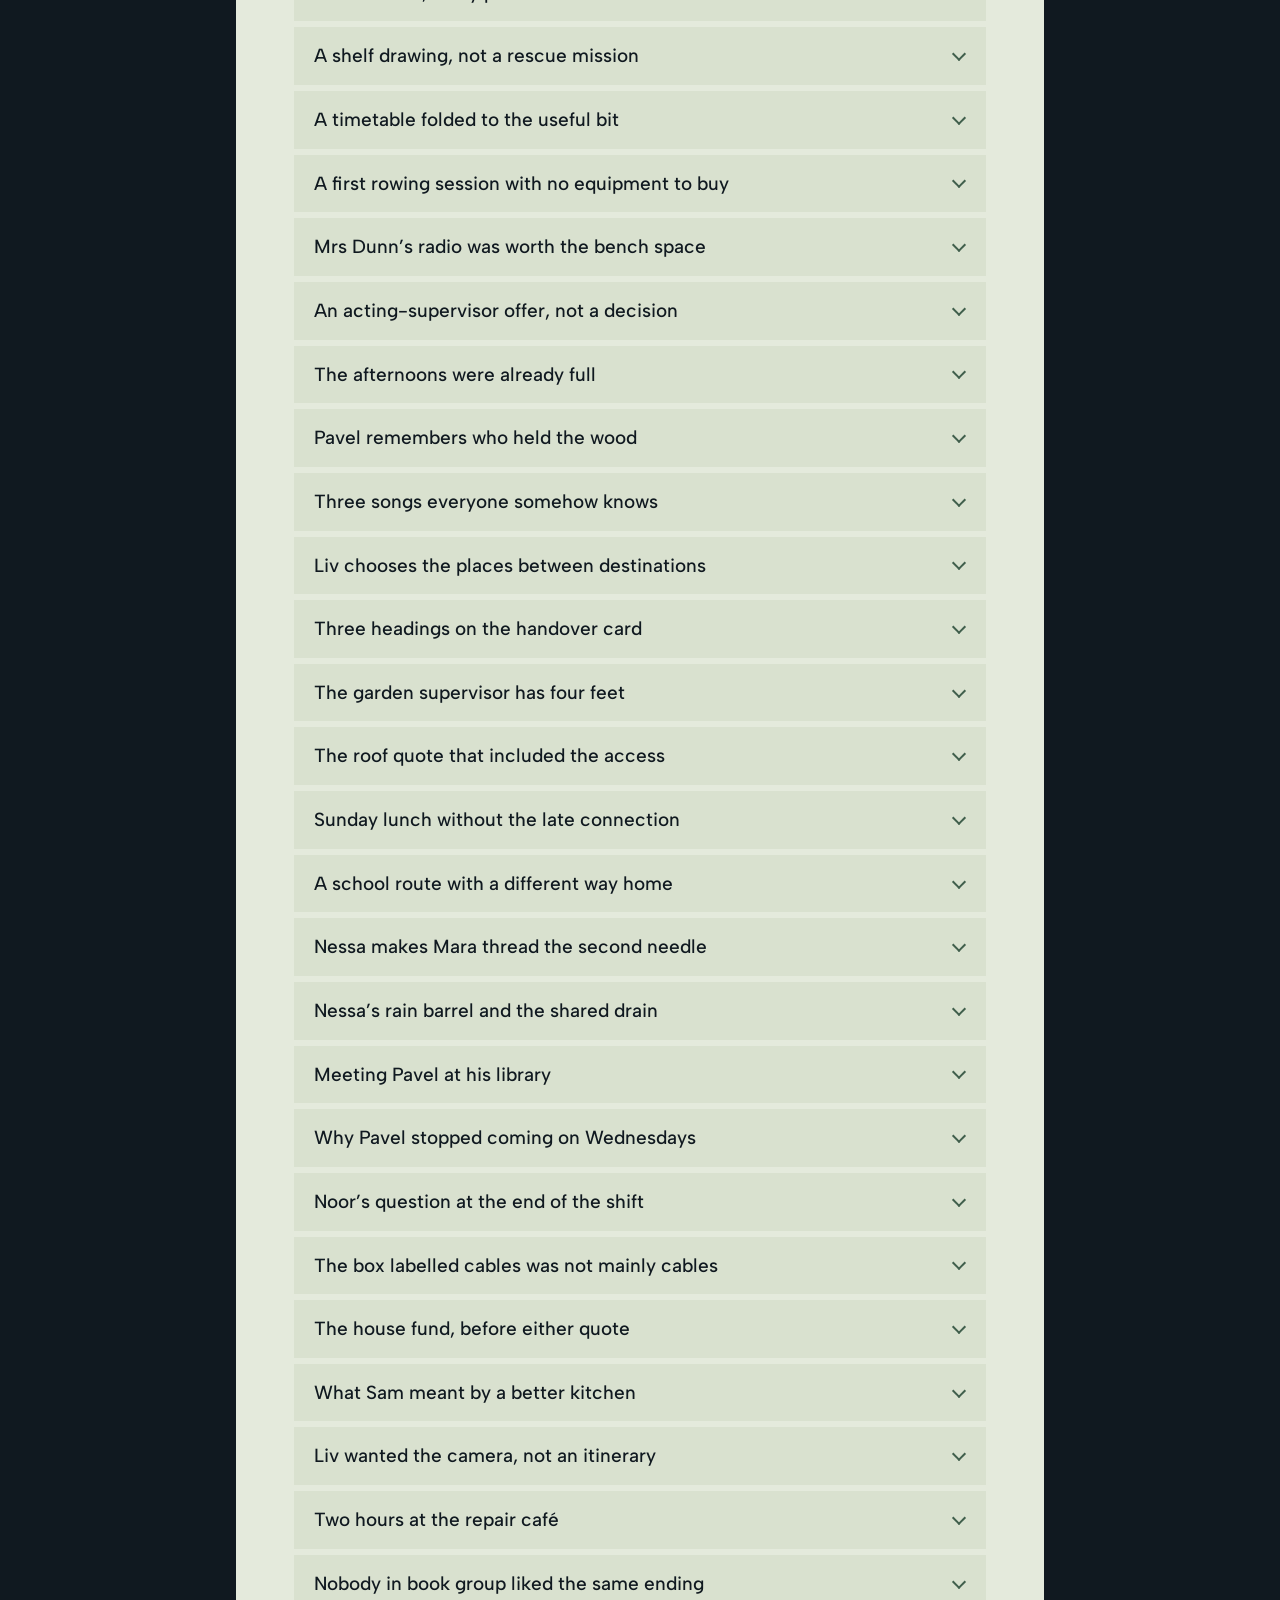
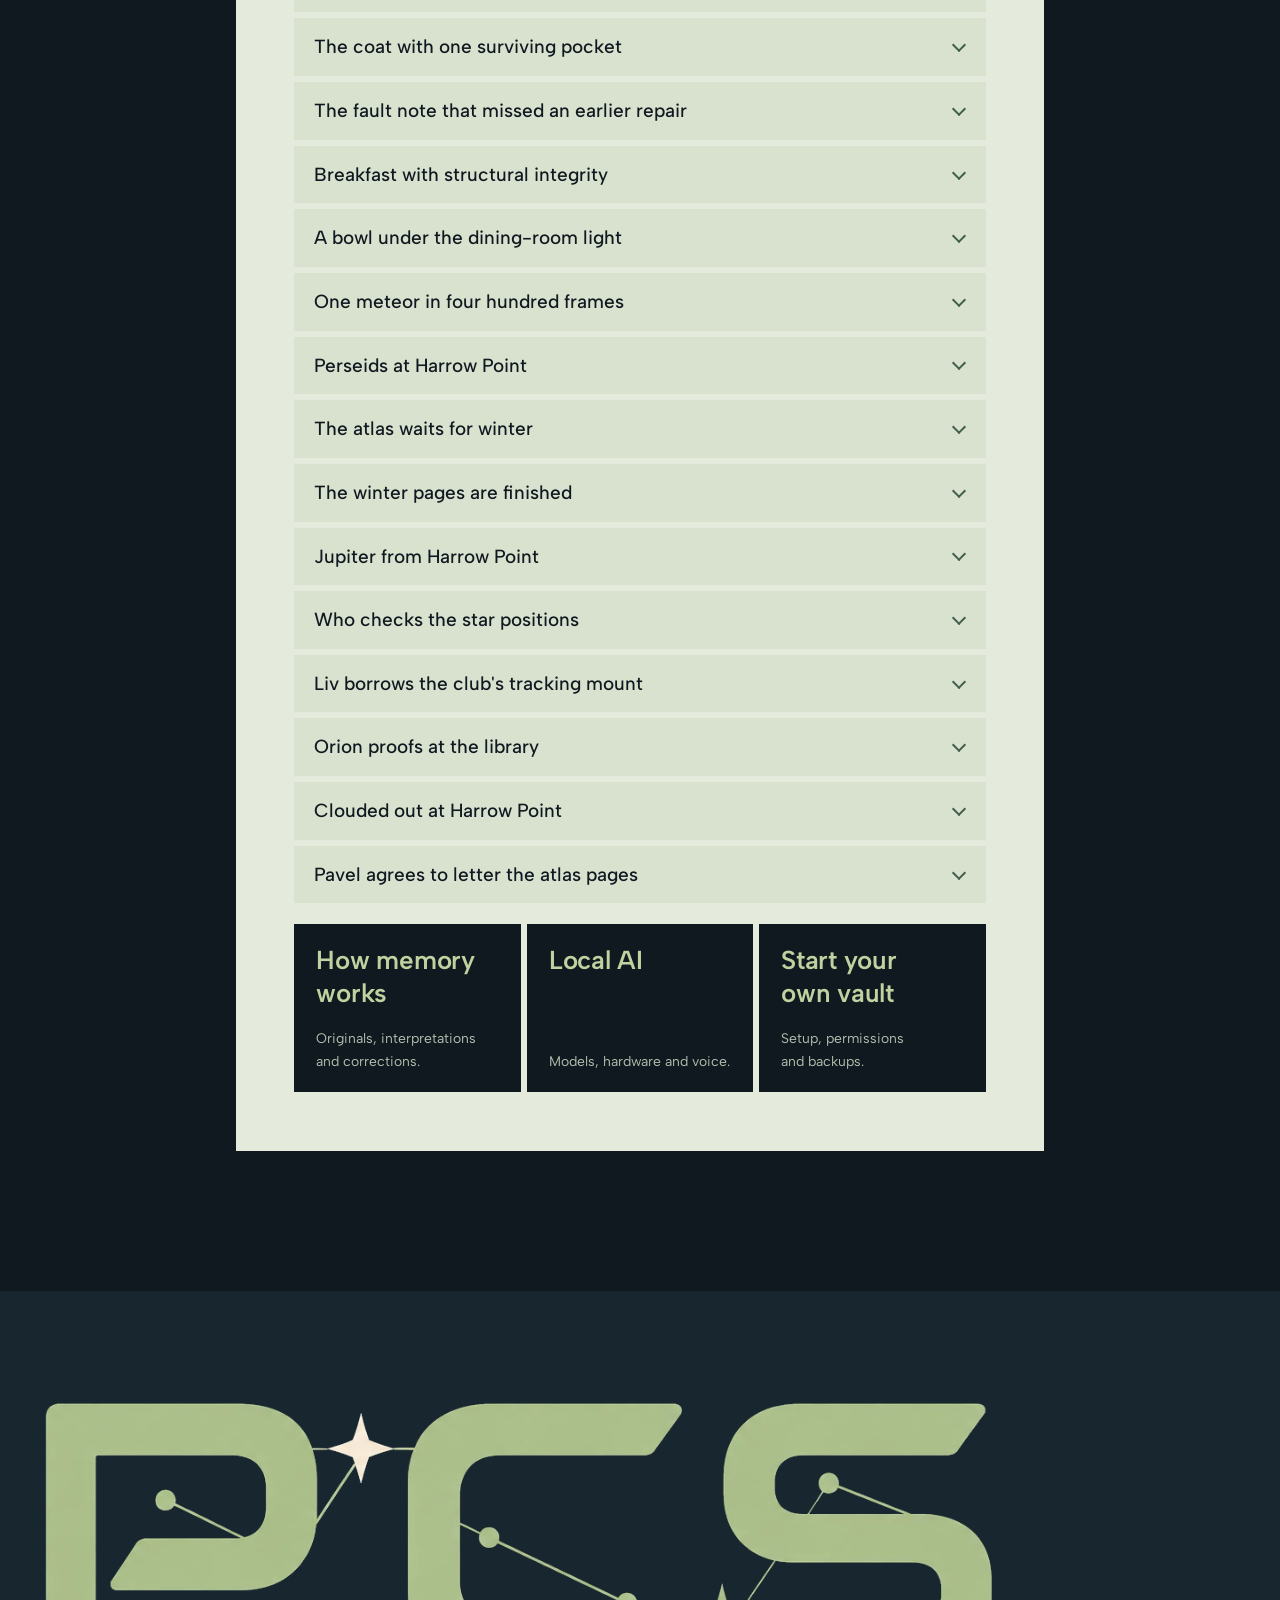
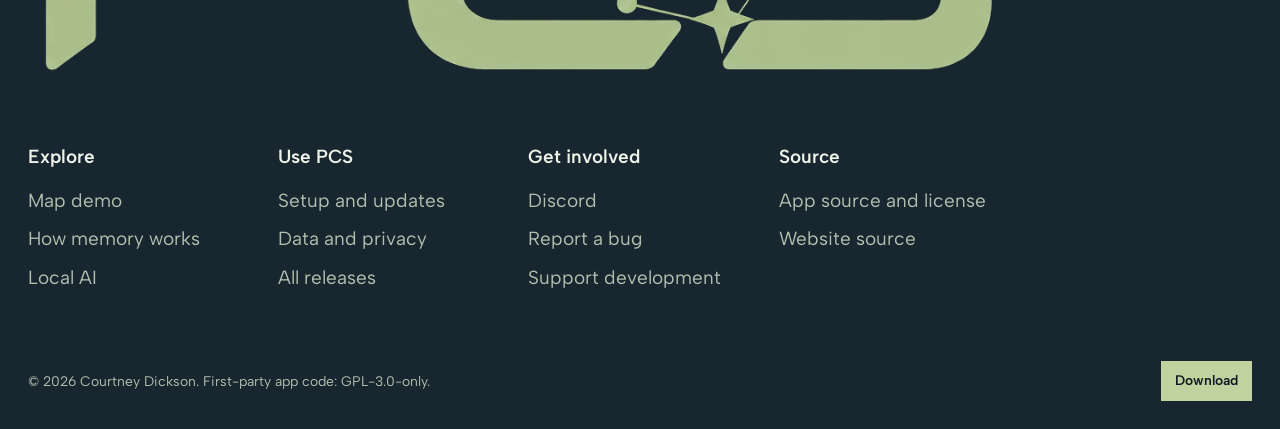
<file: continuity-map.html>
<!doctype html>
<html lang="en"><head><meta charset="utf-8"><meta name="viewport" content="width=device-width, initial-scale=1">
<title>Try the Continuity Map — PCS</title><meta name="description" content="Try the PCS 0.9.180 Continuity Map in your browser on invented records: All links, Focus, Constellations, List and the saved records behind every connection. No vault, no AI request."><meta name="theme-color" content="#101920">
<link rel="canonical" href="https://pcs-personalcontinuitysystem.github.io/PCS-site/continuity-map.html"><link rel="icon" type="image/svg+xml" href="assets/pcs-star.svg">
<meta property="og:type" content="website"><meta property="og:site_name" content="PCS"><meta property="og:title" content="Try the Continuity Map — PCS"><meta property="og:description" content="Try the PCS 0.9.180 Continuity Map in your browser on invented records: All links, Focus, Constellations, List and the saved records behind every connection. No vault, no AI request."><meta property="og:url" content="https://pcs-personalcontinuitysystem.github.io/PCS-site/continuity-map.html"><meta property="og:image" content="https://pcs-personalcontinuitysystem.github.io/PCS-site/assets/social-preview-plain.png?v=20261021-sage-r2"><meta property="og:image:alt" content="PCS — A new AI shouldn’t mean starting over. Free for Windows."><meta name="twitter:card" content="summary_large_image">
<script type="application/ld+json">{"@context": "https://schema.org", "@type": "WebPage", "name": "Try the Continuity Map — PCS", "description": "Try the PCS 0.9.180 Continuity Map in your browser on invented records: All links, Focus, Constellations, List and the saved records behind every connection. No vault, no AI request.", "url": "https://pcs-personalcontinuitysystem.github.io/PCS-site/continuity-map.html", "isPartOf": {"@type": "WebSite", "name": "PCS", "url": "https://pcs-personalcontinuitysystem.github.io/PCS-site/"}, "about": {"@type": "SoftwareApplication", "name": "PCS", "softwareVersion": "0.9.181", "url": "https://github.com/PCS-PersonalContinuitySystem/PCS/releases/tag/v0.9.181"}}</script><meta name="color-scheme" content="dark"><link rel="preload" href="assets/fonts/albert-sans-latin-wght.woff2" as="font" type="font/woff2" crossorigin><link rel="stylesheet" href="assets/atlas.css?v=20261118-0180"><link rel="stylesheet" href="assets/atlas-guides.css?v=20261021-atlas-2"><link rel="stylesheet" href="assets/map-demo-0180.css?v=20261118-0180-map1"><script>document.documentElement.classList.add('js')</script><script defer src="assets/atlas.js?v=20261116-0164"></script></head>
<body class="guide guide--map"><a class="skip-link" href="#main">Skip to content</a>
<header class="masthead">
  <div class="masthead__inner">
    <a class="masthead__brand" href="index.html"><img src="assets/pcs-wordmark-clear.webp" width="1110" height="345" alt="PCS home"></a>
    <button class="masthead__toggle" type="button" aria-expanded="false" aria-controls="site-nav">Menu</button>
    <nav class="masthead__nav" id="site-nav" aria-label="Main">
      <a href="continuity-map.html" aria-current="page">Map demo</a>
      <a href="memory-control.html">Memory</a>
      <a href="local-ai.html">Local AI</a>
      <a href="data-and-privacy.html">Privacy</a>
      <a href="getting-started.html">Setup</a>
      <a class="button button--small" href="index.html#download">Download</a>
    </nav>
  </div>
</header><main id="main"><section class="guide-intro"><svg class="guide-intro__star" viewBox="0 0 200 260" aria-hidden="true" focusable="false"><path d="M100 0C112 83 136 114 200 130 136 146 112 177 100 260 88 177 64 146 0 130 64 114 88 83 100 0Z"/></svg><h1>Try the Continuity Map.</h1>
<p class="lead">This is the PCS 0.9.180 Map interface, running in your browser on invented records. Select a theme or a line to read the saved records behind it.</p>
<p>The Map opens on <strong>All links</strong>, as it does in the app. Try <strong>Discover a connection</strong>, follow a theme into <strong>Focus</strong>, or open <strong>Map settings</strong> and <strong>Views &amp; notes</strong>. The records belong to Mara, an invented bus mechanic, and her family, friends and neighbours.</p>
<p class="small-note map-demo-label">PCS 0.9.180 Map interface · Invented records · It reads no vault, makes no AI request and saves nothing beyond this visit</p></section>
<section class="map-demo-band" aria-label="Interactive Continuity Map demo"><iframe class="map-demo-frame" src="assets/map-0180/map-demo-frame-r2.html?v=0180-r2" title="PCS 0.9.180 Continuity Map demo with invented records" allow="fullscreen" referrerpolicy="no-referrer"></iframe>
<noscript><div class="no-script">The Map demo needs JavaScript. You can still read Mara’s story: <a href="#story-trail">start with the three threads</a> or <a href="#sample-records">read all 86 records</a>.</div></noscript>
<div class="map-caption"><p>67 themes · 250 connections · 86 invented records</p><p>The app’s own Map code draws this page. Its answers were recorded from PCS 0.9.180’s Map on an invented vault, so nothing here comes from a real person. Notes, landmarks, saved views and positions last until you leave or reload. Library, Conversation and PCS Perspective are not part of this demo: their buttons say so.</p></div></section>
<section class="wrap article-layout"><aside class="toc"><strong>Inside the Map</strong><a href="#person">Meet Mara</a><a href="#story-trail">Three threads to follow</a><a href="#story-ending">The ending</a><a href="#evidence">What a line means</a><a href="#views">Find your way around</a><a href="#demo-limits">What this demo leaves out</a><a href="#app">In your own life</a><a href="#sample-records">Every sample record</a></aside><article class="prose">
<h2 id="person">One life, more than one way forward.</h2><p>Mara maintains buses at Northbank depot. She and Sam have a fifteen-year-old daughter, Liv, and an old house with an ambitious list of repairs. Across seven weeks, life includes a leaky roof, changed bus timetables, borrowed books, questionable bread and a promotion with the wrong hours. Then Mara finds a notebook containing an idea she thought she had left behind. Its next chapter is scattered among ordinary conversations with people she already knows.</p>
<p>Earlier in the year her father, Pavel, letters the pages of the Northbank Astronomy Club’s night-sky atlas, and Liv takes her first photographs of the stars at Harrow Point. Those themes have gone quiet since spring: look for them with <strong>Gone quiet</strong>.</p>
<h2 id="story-trail">Three threads. One possibility.</h2><p>Mara’s unfinished idea is spread across three parts of her life. Type a theme into <strong>Find a theme…</strong>, select it and open <strong>Records</strong> in the side panel. Then choose a line from it to see which records two themes share.</p><ol class="feature-list"><li><strong>The wish she kept</strong><p>Find <strong>Unfinished ideas</strong> and <strong>Sketchbooks</strong>. The old sketchbook separates a wish Mara still cares about from an expensive floor plan.</p><p><a href="#record-r41">The first page Mara wrote twelve years ago</a> · <a href="#record-r42">Keep the first page; question the floor plan</a></p></li><li><strong>The part she already practises</strong><p>Find <strong>Noor</strong> and <strong>Teaching at work</strong>. Noor’s questions reveal the part of the idea Mara already practises at work.</p><p><a href="#record-r08">Noor’s question at the end of the shift</a> · <a href="#record-r33">Turning down the trial, keeping the teaching slot</a> · <a href="#record-r50">Noor keeps hold of the practice parts</a></p></li><li><strong>An opening that fits</strong><p>Find <strong>Jules</strong>, <strong>Repair café</strong> and <strong>The café side table</strong>. A small offer at the repair café gives the idea a date, a place and limits that fit.</p><p><a href="#record-r52">Jules offers the side table, once</a> · <a href="#record-r57">Three places, two hours, no new premises</a> · <a href="#record-r65">A trial with a start, a finish and a way to ask again</a></p></li></ol>
<p>The links under each thread open the same records in the list at the end of this page, which also works without JavaScript.</p>
<details id="story-ending"><summary>Read the ending (spoilers)</summary><h3>A table for first tries.</h3><p>Mara had not lost the whole idea when she put away the plan for a shop. Its first page was about helping people leave knowing how to begin. She was already learning to do that with Noor, and had felt the difference herself when Nessa let her sew the pocket.</p><p>The missing connection was practical: Jules’s side table, Nessa’s wish to repair her father’s box, borrowed tools and one agreed morning. On 3 October, three people came. Nessa fixed the hinge herself. Noor helped another learner repair a puppet. The third person left with a clear next step.</p><p>Liv’s photograph caught Mara with her hands on her knees while Nessa worked. She called it “Your turn.” Mara wrote the date beside the twelve-year-old notebook page. The idea had become something she had actually done—and she still had her Sunday for rowing.</p><p><a href="#record-r76">Read the final record: The first page has a date beside it now</a></p><p><strong>Is there something you once wanted that might fit your life in a smaller form now? Which conversation, skill or offer would be worth looking at alongside it?</strong></p></details>
<h2 id="evidence">A line is a shared record, not a conclusion.</h2><p>A line means two themes occur in the same saved record. It does not establish agreement, cause or a personality trait. Select the line to read those records, each with the original passage it came from, and decide what the connection means. A theme’s number counts its supporting records; a line’s number counts the records two themes share.</p>
<p>Themes come from <strong>saved labels and repeated wording</strong> by default. Here, most records are Local-style memories, one account per record with one or two statements, so the people and places they name, such as Nessa, Tomas and Harrow Point, become themes of their own; notebooks hold Mara’s own words. Names are recognised by their capital letters, so a name written in lowercase is missed. <strong>Map settings → Themes from → Saved labels only</strong> shows just the labels.</p>
<p>Solid and dotted lines make dense views easier to read: by default the weakest 60% of displayed connections are dotted. That is a presentation choice, not a confidence score. A missing line does not prove two parts of life are unrelated.</p>
<h2 id="views">Find your way around.</h2>
<p><strong>All links</strong> shows every displayed theme at once, grouped into constellations, with each constellation’s strongest links drawn until you choose a theme. Themes are brighter the more recently they were saved. <strong>Saved lately</strong>, <strong>Gone quiet</strong> and <strong>Strongest links</strong> highlight part of the Map without changing any filter. <strong>Told at Start</strong> shows what a conversation’s startup notes would name now, and <strong>PCS’s thoughts</strong> marks themes where PCS Perspective holds a thought resting on Mara’s memories.</p>
<p>Select a theme and choose <strong>Follow in Focus</strong> to centre it with its neighbours; <strong>Two steps out</strong> adds an outer ring. <strong>Constellations</strong> shows one cloud per group: open one to see its themes. <strong>List</strong> offers the same themes and evidence as ordinary buttons. The trail, Back and Forward return to earlier steps.</p>
<p><strong>Compare with…</strong>, in a selected theme’s side panel, places a second theme beside it and shows the shortest route through shared records. A route is a way to walk through the records, not a cause.</p>
<p><strong>Discover a connection</strong> opens up to three connections in turn. Leave a landmark on one in your own words; it appears under <strong>Your landmarks &amp; notes</strong>. Select any line to add a connection note: its first line is its title. <strong>Views &amp; notes</strong> keeps named views and lists every note. <strong>Map settings</strong> holds the source type, where themes come from, single-record themes, the 2+ records filter, hidden items and coverage. Drag empty space to pan, scroll or use + and − to zoom, and <strong>Full screen</strong> to give the Map the whole screen. With the map focused, arrow keys pan, + and − zoom and 0 fits.</p>
<h2 id="demo-limits">What this demo leaves out.</h2>
<p>The Map here is the app’s own code; only what surrounds it is replaced. A small script answers the Map’s requests from responses recorded with PCS 0.9.180 on an invented vault of 86 records. It makes no request beyond this website’s own files, sets no cookies and stores nothing in your browser.</p>
<ul><li>Every <strong>Map settings</strong> combination works for <strong>All dates</strong>, <strong>30 days</strong> and <strong>90 days</strong> through Today. Earlier windows (← and →) were recorded for the opening settings only, and other through dates, including the date slider, show a “Not part of this demo” message. Choose <strong>Refresh</strong> to return to Today.</li><li><strong>Only records containing these words</strong> was not recorded.</li><li><strong>Inspect</strong>, <strong>Browse saved records in Library</strong>, <strong>Continue in Conversation</strong> and PCS’s thoughts open other parts of PCS. Here they show a short “Not part of this demo” message.</li><li>Notes, landmarks, saved views, hidden items and moved themes last until you leave or reload this page.</li><li>The demo reads the date as 6 October 2026, the day after Mara’s last record.</li></ul>
<p>On a phone, the demo opens on <strong>List</strong> and leaves out <strong>Full screen</strong>, whose layout leaves the map too little room at that width. The full Map is easiest to explore on a larger screen.</p>
<h2 id="app">Use the Map with your own saved records.</h2>
<p>An idea from months ago. Something you keep finding time for. A person or place you already know. Reading them together may give you a better question—or a small next step you want to try. In PCS, choose <strong>Continue in Conversation</strong> to take up to three chosen records into a draft you review before sending.</p>
<p>The Map runs on your PC without calling a model. It reads up to <strong>50,000 memories</strong> once the whole archive is indexed (<strong>Map settings → Coverage</strong>) and shows up to <strong>1,000 themes</strong> and <strong>10,000 connections</strong>; the number of themes grows with the number of observations read. The encrypted index follows saves, corrections and forgetting. These are app capacities; this website holds only the invented records below. Your notes, views and landmarks are saved in your encrypted vault.</p>
<h2 id="sample-records">Read all example records.</h2><p>All 86 invented records, including original passages and 4 owner corrections, newest first. Dates are the records’ latest saved dates within the fictional timeline. Opening the final record will reveal the ending.</p><div class="sample-records"><details id="record-r76"><summary>The first page has a date beside it now</summary><p class="record-meta">2026-10-04 · notebook · Unfinished ideas / First tries / The café side table / Manageable promises</p><p>Yesterday, 3 October, we held the two-hour trial at the café side table. Three people came to learn; Nessa repaired her own box, Ellis repaired the puppet with Noor, and the drawer catch has a next step. Tools were back at noon. I found the old line: “They leave knowing how to begin next time.” That was the connection I had missed between the notebook, teaching Noor and Nessa letting me stitch my own terrible pocket. I kept imagining a shop or a different job. One table was enough to try the part I still wanted. Jules and I will discuss another date; nothing is booked.</p><blockquote><strong>Original passage</strong><p>The old idea did not need my whole life to become available first. It needed one willing table of people and a morning we could agree on. We actually did it. Wrote “3 October 2026” beside the first page. That feels different from another plan.</p></blockquote></details><details id="record-r75"><summary>Rowing on Sunday, museum still on Saturday</summary><p class="record-meta">2026-10-04 · memory · Learning to row / Museum days / Bus connections / Weekend time</p><p>Mara attended the first morning of the six-week rowing course and still had to think hard about the order of the movements. The previous day had not made being a beginner feel instantly comfortable. She later checked the museum trains with Pavel and confirmed their Saturday 10 October day trip. They chose a return service with time for lunch and kept the ticket cost in the personal travel budget. Sunday remained for rowing, not another café session. Mara came home tired and glad she had not filled every available space with the new idea.</p><blockquote><strong>Original passage</strong><p>Rowing still requires my full, occasionally unhelpful concentration. Dad and I confirmed the museum for Saturday the tenth, with a sensible return train. No café booking for next Sunday. I would like this good thing to fit among other good things.</p></blockquote></details><details id="record-r74"><summary>Liv calls the photograph “Your turn”</summary><p class="record-meta">2026-10-03 · memory · Liv / Photography / First tries / Family photographs</p><p>Liv came to the café and asked before taking photographs. Her favourite showed Nessa’s hands on the box and Mara’s hands resting on her knees. She titled it “Your turn.” Mara initially wished she looked more useful, then saw what Liv had noticed. It reminded her of Pavel saying he had held the wood while she made the bird box. Liv said this picture belonged to her own small set from the morning, not automatically to the school sequence. Nessa agreed they could keep copies, and any public use would need a separate conversation.</p><blockquote><strong>Original passage</strong><p>Liv’s picture has my hands doing absolutely nothing. She called it “Your turn.” I nearly objected, then thought about Dad holding the wood. Nessa is happy for us to keep copies. Sharing them is a separate question, and Liv’s project remains hers.</p></blockquote></details><details id="record-r73"><summary>Noor asks her own question at the next chair</summary><p class="record-meta">2026-10-03 · memory · Noor / Teaching at work / Learning something new / Volunteering</p><p>At the same session, Noor helped Ellis work out why a small wooden puppet kept dropping one arm. Mara heard her ask Ellis to show what happened before offering a suggestion. The repair took longer than either expected, and the third learner’s drawer catch still needed a different part. They wrote down that next step instead of pretending every object had to leave finished. Noor left at noon for her sister’s lunch. She later said she would consider helping again, but wanted to be asked about an actual date. Mara recorded precisely that.</p><blockquote><strong>Original passage</strong><p>Noor and Ellis solved the puppet arm. The drawer catch needs a part; they know which question to bring back. Not every job finished, and nobody failed the morning. Noor left at twelve. Ask about a date if there is another one.</p></blockquote></details><details id="record-r72"><summary>Nessa closes the box herself</summary><p class="record-meta">2026-10-03 · memory · First tries / The café side table / Neighbours / Things worth keeping</p><p>At the first beginner session, Nessa brought the wooden keepsake box her father had made. Mara started to reach for it, then asked what Nessa had noticed. With Mara beside her, Nessa worked out why the hinge would not sit square and made the small repair herself. When the lid closed, she opened it and tried again, smiling. The box held letters she liked to reread; now it could go back on her shelf. She said, “I thought I’d come away with a mended box. I’m going home knowing I can have a go.”</p><blockquote><strong>Original passage</strong><p>Nessa closed the lid, opened it, and closed it again. She did the repair. I nearly took the box and remembered to ask instead. Her exact words: “I thought I’d come away with a mended box. I’m going home knowing I can have a go.”</p></blockquote></details><details id="record-r71"><summary>The morning does not require a pep talk</summary><p class="record-meta">2026-10-03 · memory · Early mornings / Tea breaks / Walking / Weather</p><p>Mara woke before the alarm and briefly considered rewriting the cards. Sam made tea and asked whether she had packed her lunch. The forecast was dry, so she walked to the café with the old notebook in her bag and the borrowed lamp waiting there. She was nervous enough to rehearse the first sentence twice. At the bridge, Sal was putting out the blue chair by her shop. They said good morning. Mara arrived with time to put her coat away, without turning anticipation into another hour of preparation.</p><blockquote><strong>Original passage</strong><p>Tea, cards, lunch. Sam asked about lunch, which was more useful than telling me not to be nervous. Walked over. Sal was putting the chair outside her shop. Arrived ten minutes early and resisted improving the plan on the doorstep.</p></blockquote></details><details id="record-r70"><summary>One question on each card</summary><p class="record-meta">2026-10-02 · notebook · Sketchbooks / First tries / Teaching at work / Small useful changes</p><p>For the trial, Mara wrote three plain questions on separate cards: what do you want this to do, what have you noticed, and what could you try next? They reminded her of the useful handover headings at work, although a beginner table had a different purpose. She left room for drawings and wrong turns rather than writing a script. Noor suggested asking permission before moving someone’s object. Mara added that at the top. The cards were prompts for listening, not a way to make every person follow the same route.</p><blockquote><strong>Original passage</strong><p>A few questions, plenty of blank space. Noor added “ask before taking it.” Fair. A useful lesson can leave room for the learner’s next thought. These are cards, not a script for an imaginary perfectly cooperative person.</p></blockquote></details><details id="record-r69"><summary>The window table is not the whole café</summary><p class="record-meta">2026-10-02 · memory · Repair café / The café side table / Volunteering / Jules</p><p>Mara visited the café to check the table with Jules. There was space for three learners, two helpers and their small objects without blocking the usual repair queue. They moved a stack of empty crates and borrowed a lamp. Jules would open as usual; Mara did not need to arrive hours early or become responsible for the entire morning. Liv asked whether she could take a few photographs after getting permission from the people at the table. Mara said yes, and let her decide whether to come.</p><blockquote><strong>Original passage</strong><p>Table checked, crates moved, lamp borrowed. Jules is running the café; I am running one table for two hours. Liv might take pictures if people agree. We can all have specific jobs without my becoming the owner of Saturday.</p></blockquote></details><details id="record-r65"><summary>A trial with a start, a finish and a way to ask again</summary><p class="record-meta">2026-10-02 · notebook · The café side table / Repair café / Tools / Manageable promises</p><p>Jules confirmed the three learners, the side table and the café’s usual repair team for unsuitable jobs. Mara checked that each person knew the aim was to work on their own object with help, not leave it for a repair service. They would stop at noon, return the tools and ask afterwards whether anyone wanted another session. Mara packed paper for quick sketches, then crossed out a twelve-page handout. The old notebook stayed in her bag. The plan was small enough to explain in a few sentences and had an ending before it began.</p><blockquote><strong>Original passage</strong><p>Confirmed: three learners, ten to twelve, side table, tools back at noon. They know it is a chance to try, not a drop-off queue. Crossed out the enormous handout. Ask afterwards about doing it again; do not announce a schedule on everyone’s behalf.</p></blockquote></details><details id="record-r68"><summary>The caption on the back matters</summary><p class="record-meta">2026-10-01 · memory · Family photographs / Pavel / Things worth keeping / Photography</p><p>Mara placed the bird-box photograph beside the newer picture of Pavel helping mark the kitchen shelf. The old caption now credited her own work and his help; the new one named what he had actually done. She liked seeing both without pretending the years between had been one continuous project. Pavel asked for a copy of the kitchen picture. Mara ordered one small print from her personal money and wrote his address on the envelope immediately. It was less likely to become another nice intention trapped on her phone.</p><blockquote><strong>Original passage</strong><p>Printed Dad one kitchen picture. Wrote the address now. The old bird-box caption says he helped, because that is what happened. I like having both photographs without turning them into a grand account of everything between.</p></blockquote></details><details id="record-r67"><summary>The radio gets one repair and a different station</summary><p class="record-meta">2026-10-01 · memory · The kitchen radio / Music / Kitchen plans / Tools</p><p>Mara finally replaced the loose knob on the kitchen radio with a matching spare from the repair café. Sam found the station he had wanted all along. They disagreed about the next song and settled on taking turns choosing during dinner. Mara put the remaining spare parts back in their labelled drawer before starting another job. The repaired radio was still an old radio with a scratched case. It belonged in the kitchen because they liked using it, not because every object in the house had to be rescued.</p><blockquote><strong>Original passage</strong><p>Knob replaced, spare parts returned, station chosen by Sam. We are taking turns with the music because apparently finding a radio knob does not confer editorial control. The scratched case can remain scratched.</p></blockquote></details><details id="record-r66"><summary>A cake without an occasion</summary><p class="record-meta">2026-09-30 · memory · Bread experiments / Recipes / Meals together / Board games</p><p>Sam used the last bruised apples in a cake and served it after an ordinary Wednesday dinner. The edge had stuck to the tin, so Liv arranged the broken pieces around the middle and called it architectural. Mara recognised a joke returning from the first loaf. Sam wrote the cooking time on the recipe; his borrowed oven thermometer disagreed with the dial. They finished with a short round of Iona’s board game, using the actual rules this time. No birthday, visitor or finished house project had been required. It was simply a Wednesday with cake.</p><blockquote><strong>Original passage</strong><p>Apple cake, slightly dismantled. Liv says architectural food is a family tradition now. Sam noted the real cooking time. We played the game again with the proper rules and saved two pieces of cake before accidentally finishing the evidence.</p></blockquote></details><details id="record-r64"><summary>An invitation with no hidden second job</summary><p class="record-meta">2026-09-30 · memory · Messages / Volunteering / Noor / Manageable promises</p><p>Mara sent Noor the final café details and asked whether she still wanted to help. Noor confirmed the date and said she needed to leave at noon for lunch with her sister. Mara wrote that into the plan. Noor offered to bring a practice hinge she already owned, but asked Mara to handle future invitations. They agreed there were no future dates yet. Mara noticed how much easier the conversation was when both people could see the size of the promise. She would be teaching with Noor for two hours, not recruiting her into a permanent role.</p><blockquote><strong>Original passage</strong><p>Noor is still up for Saturday and leaves at twelve. Her sister’s lunch is not a scheduling problem for me to solve. She will bring the practice hinge. There are no further dates hiding inside this invitation.</p></blockquote></details><details id="record-r63"><summary>Amira photographs what Liv leaves out</summary><p class="record-meta">2026-09-29 · memory · Amira / Photography / School projects / Liv</p><p>Amira’s photographs of the footbridge concentrated on hands: a person fastening a coat, another holding the railing, two friends passing a bag. Liv preferred wider views that showed where people went afterwards. They decided to keep separate school sequences rather than force the pictures into one style. Mara enjoyed seeing the difference without treating it as an argument to settle. Liv said Mara could keep a photograph of the layout but asked again that the unfinished work stay off the internet. Mara saved that condition alongside the image.</p><blockquote><strong>Original passage</strong><p>Liv and Amira see different things in the same place. They are making separate sequences and seem quite happy about it. I can keep the layout picture, not post it. Wrote that beside the image so future me does not have to guess.</p></blockquote></details><details id="record-r62"><summary>A possible weekend with room for one thing</summary><p class="record-meta">2026-09-29 · memory · Days away / Visits and travel / Walking / Sam</p><p>Sam’s November rota arrived, leaving one possible weekend for the coast. They picked a modest place to investigate near the station and agreed on one planned walk, leaving the rest open. Mara did not book while the cancellation terms were unclear. She wrote the question beside the accommodation link and sent it to Sam. Planning a trip together felt better when she was not silently building the entire itinerary. The museum visit with Pavel had its own page and budget; it was not absorbed into this plan.</p><blockquote><strong>Original passage</strong><p>One coastal walk and some unplanned time sounds good. Need to check cancellation before booking. Sent Sam the actual question rather than twelve links. Dad’s museum day stays on its own page. Different people, different trip.</p></blockquote></details><details id="record-r61"><summary>The rules were in the bottom of the box</summary><p class="record-meta">2026-09-28 · memory · Board games / Old friends / Sam / Tea breaks</p><p>Iona came round with a borrowed board game and a bag of snacks. Sam had learned a rule from someone who had learned it incorrectly from someone else. After a cheerful dispute they found the actual instructions underneath the insert and restarted the round. Mara lost by one point and requested that the record distinguish this from the invented version. They agreed to play again when nobody had an early shift the next morning. The cups stayed on the table until Iona had gone; the untidy room had been useful as it was.</p><blockquote><strong>Original passage</strong><p>Lost by one point under the real rules. Under Sam’s inherited rules, the result is unknowable and probably illegal in three counties. Good evening. Leave the box where we can find it next time, preferably with its instructions.</p></blockquote></details><details id="record-r60"><summary>The long way that was only twelve minutes longer</summary><p class="record-meta">2026-09-28 · memory · Walking / River birds / Early mornings / The river</p><p>Mara walked the river route before a later start at work and timed it because she kept describing it as impossible on a weekday. It took twelve minutes longer than the direct route. That would not fit every shift, but it fitted this one. She saw a heron beyond the bridge and checked its shape against a library bird guide later, rather than confidently naming it for Liv. She saved the route time and left the morning itself alone. One pleasant walk did not need to become a daily target.</p><blockquote><strong>Original passage</strong><p>The river adds twelve minutes, not an entire morning. Works today, not on every early shift. Saw what the guide confirms was a heron. I can use this route sometimes without designing a new personality around it.</p></blockquote></details><details id="record-r59"><summary>Rain tests the roof; the gull tests the bin</summary><p class="record-meta">2026-09-27 · memory · Weather / River birds / The river / Roof and rain</p><p>The first sustained rain after the roof repair left the dining room stain dry. Mara noted the date before deciding when to ask about plastering. On the river path afterwards she watched the familiar gull make several attempts at a closed litter bin. The bird was unsuccessful, though committed. She took no photograph because the camera was at home with Liv. The walk still counted as a walk. At home she told Sam the useful part of the morning first: no water in the bowl, and no need to buy decorating supplies that day.</p><blockquote><strong>Original passage</strong><p>Dry stain after proper rain. Wrote the date down; plaster quote can wait until we know what we want done. The gull lost to the new bin lid. I did not have the camera and somehow survived the event unrecorded.</p></blockquote></details><details id="record-r36"><summary>October gets one new commitment</summary><p class="record-meta">2026-09-27 · notebook · Learning to row / Weekend time / Meals together / Household budget / Manageable promises</p><p>Booked the six-week rowing course beginning 4 October: £84 from my October leisure money, with equipment included. The possible museum trip on Saturday 10 October does not overlap; it still needs its own confirmation. Keep Sunday lunch flexible rather than assuming Dad must come immediately after rowing. House fund stays at £950 after the roof and kitchen payments; leisure spending is a separate pot. No additional regular repair-café shift for now. I would like some weekends with space between the useful things. The course is a six-week commitment, not a decision about every Sunday thereafter. At the end, decide whether I want more mornings on the water.</p><blockquote><strong>Original passage</strong><p>Booked the six rowing Sundays, £84 from October spending. Pavel’s possible museum Saturday doesn’t clash, but Sunday lunch can move. No extra regular café shift. I want to try this course without using it as an excuse to timetable the rest of my life around it.</p></blockquote></details><details id="record-r58"><summary>A button that did not match and did not matter</summary><p class="record-meta">2026-09-26 · memory · Small sewing jobs / Liv / Amira / School projects</p><p>Liv and Amira were choosing photographs when a button came off Amira’s cardigan. Liv found the sewing tin and the nearest match, a darker blue. Mara offered to show the first stitch, but Liv remembered Nessa’s explanation and wanted to try. Amira held the fabric and chose to keep the mismatched button. They returned to the photographs without asking Mara to arrange them. Mara put the tin somewhere all three could reach instead of carrying it back to the high cupboard. A useful object had acquired a better address.</p><blockquote><strong>Original passage</strong><p>Liv and Amira fixed the button while arguing about a caption. I was asked for scissors, not supervision. Sewing tin can live on the low shelf. It would be good if finding the tools stopped being a task assigned to me.</p></blockquote></details><details id="record-r35"><summary>Four of Liv’s pictures and two of Mara’s</summary><p class="record-meta">2026-09-26 · memory · Photography / School projects / Liv / Repair café</p><p>The café board held four pictures chosen by Liv and two by Mara. Liv wrote her own captions and kept the unfinished school sequence separate. One visitor laughed at the gull; another recognised the bicycle shop in Mara’s older picture. That was enough of an opening event. A blue chair in one photograph belonged to the kiosk: its current owner, Sal, explained that she still put it outside her nearby shop for anyone wanting a rest. Liv added that answer to the caption. The photographs would come down at the end of October, and Mara kept an envelope ready for the handwritten labels.</p><blockquote><strong>Original passage</strong><p>Four of Liv’s, two of mine, her captions. Sal solved the chair question herself: it came from the kiosk and she puts it outside her shop now. Liv wrote that down. Then we had tea. I like an exhibition with that much ceremony.</p></blockquote></details><details id="record-r57"><summary>Three places, two hours, no new premises</summary><p class="record-meta">2026-09-25 · notebook · The café side table / Repair café / First tries / Manageable promises / Unfinished ideas</p><p>Nessa accepted a place at the 3 October trial and wanted to bring the small wooden keepsake box her father had made. Its loose hinge made her reluctant to use it; she wanted to do the repair herself. Jules would invite two other adults who had asked about learning. Noor separately agreed to help for this one session, as a friend outside her placement, with no expectation of continuing. Mara confirmed the two-hour limit, borrowed tools and no charge to participants. No rent, equipment order or money from the house fund was needed.</p><blockquote><strong>Original passage</strong><p>Nessa wants to bring her father’s box and do the hinge herself. Jules will ask two people, not put up an unlimited invitation. Noor said yes to this date only. One table, three places, ten to twelve. This fits the first page; it does not need the floor plan.</p></blockquote></details><details id="record-r34"><summary>The shelf is up, and the pans are reachable</summary><p class="record-meta">2026-09-24 · memory · Kitchen plans / Pavel / Sam / The old house / Small useful changes</p><p>The first kitchen stage cost the planned £210: £48 for timber, £62 for brackets and other fittings, and £100 for a reclaimed worktop. Pavel helped mark the shelf position from the cardboard plan, while Mara did the fitting. Sam put the two everyday pans on the new shelf and made dinner without balancing the board on the washing machine. The old cabinet doors still looked tired, and the floor had not improved. Those jobs were outside this stage. Mara sent Pavel a photograph of the finished corner and wrote the final amount in the house notebook, leaving £950 in the fund. The small plan had stayed small.</p><blockquote><strong>Original passage</strong><p>£48 timber, £62 fittings, £100 worktop: exactly the £210 we allowed. Dad checked the shelf marks and Sam tested the important feature, reaching a pan. The doors still look awful. Dinner was easier anyway. House fund now £950; I wrote it down before opening another catalogue.</p></blockquote></details><details id="record-r56"><summary>A birthday card, and a coast date left in pencil</summary><p class="record-meta">2026-09-23 · memory · Birthdays / Days away / Sam / Messages</p><p>Sam’s sister sent photographs from her birthday picnic and asked when they might meet at the coast. Mara and Sam sent a card with Liv’s small drawing of the sea inside. They looked at November weekends but kept the dates in pencil until Sam’s rota was confirmed. They did not promise to stay with family or book accommodation yet. The postponed trip remained something they wanted together. Mara was glad the calendar could hold a possibility without making it a debt to somebody else.</p><blockquote><strong>Original passage</strong><p>Card sent, sea drawn by Liv, November dates still pencil. Sam needs his rota first. It is nice to have the coast on the page again. We have not booked a room or promised anyone a weekend.</p></blockquote></details><details id="record-r33"><summary>Turning down the trial, keeping the teaching slot</summary><p class="record-meta">2026-09-23 · memory · Working hours / Teaching at work / Depot workshop / Noor</p><p>Mara declined the October acting-supervisor trial because the two fixed late afternoons did not fit the arrangement she and Sam could make. She was disappointed about the extra pay and about leaving part of the role unexplored; the decision did not mean she had lost interest in progressing at work. Her manager agreed to trial a paid twenty-minute Friday teaching slot within her existing shift for four weeks. Noor would bring questions, and other technicians could join when work allowed. Mara wanted to see whether this helped before asking to expand it. She would revisit future roles with the actual hours in view, rather than treating this particular offer as her only chance.</p><blockquote><strong>Original passage</strong><p>I said no to the supervisor trial. The afternoons don’t fit, and I am allowed to be disappointed about the money without changing the answer. We have agreed four Friday teaching slots inside my shift. It is smaller than the promotion, but it is real work I want to try.</p></blockquote></details><details id="record-r55"><summary>An unfinished book and a finished conversation</summary><p class="record-meta">2026-09-22 · memory · Book group / Reading / The library / Old friends</p><p>At book group, Mara discovered that three people had stopped at almost the same chapter for different reasons. They discussed those differences without trying to reach a verdict on the novel. Iona returned the book Mara had lent her months earlier, with the old bus ticket still marking a page. Mara borrowed a shorter collection from the library. She liked going somewhere that did not require her to diagnose a problem, make a decision for everyone or defend a purchase. The repair idea could wait outside for an hour.</p><blockquote><strong>Original passage</strong><p>Four of us stalled in the middle; nobody had the same reason. We talked anyway. Got my old paperback back with a bus ticket inside. Borrowed short stories. It was good to spend an hour having opinions that did not need turning into jobs.</p></blockquote></details><details id="record-r32"><summary>Borrowing a pump without starting another project</summary><p class="record-meta">2026-09-22 · memory · Cycling / Neighbours / Asking for help / Tools</p><p>Mara found a flat rear tyre before an evening errand and realised the small pump in her bag was missing its connector. Nessa lent her a floor pump and waited with a cup of tea while Mara checked the tyre. Their conversation turned to Nessa’s loose shed latch, which Mara offered to look at on a later agreed afternoon. She did not abandon the errand to fix it immediately. The bicycle needed an ordinary repair, not the full overhaul Mara had been postponing or an excuse to compare newer bikes. She returned the pump that evening and put a replacement connector on the next shopping list.</p><blockquote><strong>Original passage</strong><p>Borrowed Nessa’s pump and actually returned it tonight. I can look at her shed latch on Friday, not instantly as repayment. The bike needs a repaired tyre and a pump connector. It does not need to become the next major improvement project in this household.</p></blockquote></details><details id="record-r54"><summary>Crumpet returns the missing glove</summary><p class="record-meta">2026-09-21 · memory · Nessa’s cat / Neighbours / The back garden / Tools</p><p>Mara found one gardening glove beneath Nessa’s hedge, with Crumpet sitting nearby as though reporting a discovery. Its partner was still in the shed. She returned Nessa’s trowel while she was outside and asked which part of the drain should be checked after the next storm. Nessa showed her without turning the visit into another garden job. They left the wet bed alone. Later Sam suggested labelling the glove box NOT FOR CATS. Mara thought the cat’s record of reading instructions made that an uncertain investment.</p><blockquote><strong>Original passage</strong><p>The missing glove is back, slightly more ventilated than before. Returned the trowel and checked which drain matters in rain. Sam proposes signage. Crumpet has never demonstrated respect for written policy.</p></blockquote></details><details id="record-r31"><summary>What remains after the roof bill</summary><p class="record-meta">2026-09-21 · notebook · Household budget / Roof and rain / Kitchen plans</p><p>House fund reconciliation: £1,800 at the start, £640 roof invoice paid, £1,160 remaining. Kitchen first stage is still planned, not yet paid: £210 maximum. If it comes in at that amount, the fund will be £950. The possible £150 plaster repair would then leave the £800 reserve we wanted, but that job can wait until the roof has been tested by more rain. Photograph prints were personal spending and must not be deducted here. This is enough for the modest kitchen plan, not the full renovation. Leave the cabinet catalogue in the drawer until there is a different budget, rather than repeatedly trying to fit it into this one.</p><blockquote><strong>Original passage</strong><p>Paid roof: £640. Actual remaining: £1,160. Planned kitchen: no more than £210, leaving £950. Possible later plaster: £150. That leaves our £800 reserve if both jobs happen. The prints were my own spending. Writing “planned” beside a number is apparently essential for me.</p></blockquote></details><details id="record-r53"><summary>A birthday present with the right ending</summary><p class="record-meta">2026-09-20 · memory · Birthdays / Reading / Old friends / Messages</p><p>Iona’s birthday was approaching. Mara thought about buying the novel everyone at book group was discussing, then remembered that Iona had disliked the author’s previous book. She asked for a short list instead. Iona requested an afternoon walk and one of Sam’s increasingly edible loaves. They chose a date after the repair trial and agreed that rain could move the walk indoors. Mara sent the arrangement while she was still looking at the calendar. A modest present became easier to give once she stopped trying to make it a surprise.</p><blockquote><strong>Original passage</strong><p>Iona would like a walk and bread. Sam says the bread now meets basic gift standards. We picked a date and a rain option. Asking spoiled precisely none of the pleasure, and saved me buying the book she does not want.</p></blockquote></details><details id="record-r30"><summary>The second rowing morning was still difficult</summary><p class="record-meta">2026-09-20 · memory · Learning to row / The river / Weekend time / Learning something new</p><p>At her second beginner session, Mara remembered the order of the movements but still rushed when the boat felt unsteady. The instructor gave her one thing to watch, and she managed several strokes without trying to correct everything at once. She enjoyed being outside early enough to see the towpath fill gradually with walkers. The club offered a six-week beginner course starting 4 October for £84. She took the details home instead of booking at the river. The course would use Sunday mornings, so she wanted to check the museum plan and family lunches first. She did not need new equipment for the course, which made the decision easier to keep separate from shopping.</p><blockquote><strong>Original passage</strong><p>Second rowing morning: still clumsy, occasionally less clumsy. Six Sundays from 4 October would cost £84 with the club’s equipment. I brought the dates home. I want to decide whether I want those mornings, not whether I like the idea of owning rowing things.</p></blockquote></details><details id="record-r52"><summary>Jules offers the side table, once</summary><p class="record-meta">2026-09-19 · memory · Repair café / The café side table / Jules / First tries</p><p>Mara asked Jules whether the repair café had ever hosted a beginner table where visitors kept hold of their own objects. Jules offered the side table by the window on 3 October, ten until twelve, as a one-off alongside the ordinary repair queue. The café already had hand tools they could use. They agreed to begin with simple non-electrical objects and send anything unsuitable to the usual repair team. Jules asked Mara to choose a small number of willing participants. The offer was a specific place and date, not permission to start a permanent programme.</p><blockquote><strong>Original passage</strong><p>Jules says the side table is free on 3 October, ten to twelve. One trial, small non-electrical jobs, use the café tools. That is an actual offer. Need to ask people who want to try; nobody has signed up just because I can picture them there.</p></blockquote></details><details id="record-r29"><summary>A small exhibition with a clear end date</summary><p class="record-meta">2026-09-19 · memory · Jules / Repair café / Photography / Weekend time</p><p>Jules noticed Mara’s river prints and offered the repair café noticeboard for a month. They settled on six photographs, handwritten captions and an end date at the close of October. Mara would ask Liv whether she wanted to contribute; her school assignment remained separate. Jules would supply clips and clear the board for the following Saturday. No launch, refreshments or online promotion. Mara liked the possibility of showing something without acquiring another permanent job. While measuring the board, she noticed a spare table near the window, but Jules was busy with the repair queue and they left that conversation for later.</p><blockquote><strong>Original passage</strong><p>Six pictures on Jules’s board, until the end of October. No exhibition opening to organise. I can ask Liv; she can say no or choose her own pictures. There is a spare table by the window, but today we were only measuring the board.</p></blockquote></details><details id="record-r28"><summary>An October day trip, not a weekend away</summary><p class="record-meta">2026-09-18 · notebook · Visits and travel / Pavel / Household budget / Museum days</p><p>Possible 10 October trip with Dad: train to the transport museum, lunch nearby, home before the evening connection becomes awkward. He likes the woodworking in the old carriages as much as the vehicles. He does not want an overnight stay this time, so stop comparing hotels. Check the museum opening day and train fares before inviting everyone; this page is a plan, not a booking. Set aside at most £70 from October leisure money for my fare, Dad’s fare if he wants that, and lunch. Keep it separate from the house fund. Ask him whether he would rather have more time at the museum or a slower lunch.</p><blockquote><strong>Original passage</strong><p>My father would like the carriage exhibition but not a weekend away. October tenth might work. I have not booked anything. Need opening times, trains that actually connect, and an answer about lunch before I spend another evening looking at irrelevant hotels.</p></blockquote></details><details id="record-r51"><summary>Iona replies to the message Mara nearly deleted</summary><p class="record-meta">2026-09-17 · memory · Old friends / Messages / Unfinished ideas / Tea breaks</p><p>Mara sent Iona a photograph of the old notebook page with a joke about her elaborate plans. Iona remembered Mara talking about it years before and asked what still interested her. Mara answered that she wanted to help someone get past not knowing where to start. Iona offered to have tea and hear more, without suggesting a logo or a crowdfunding campaign. Mara had nearly deleted the message because it felt awkward to mention something unfinished. The reply made it easier to leave the question open long enough to ask practical questions.</p><blockquote><strong>Original passage</strong><p>Sent Iona the first page. She asked which bit I still wanted, an annoyingly useful question. I said the part where someone gets to try. We can have tea. There is mercifully no request for a business plan.</p></blockquote></details><details id="record-r50"><summary>Noor keeps hold of the practice parts</summary><p class="record-meta">2026-09-16 · memory · Teaching at work / Noor / First tries / Learning something new</p><p>During a paid training exercise, Noor asked Mara to stop reaching for the practice assembly every time an explanation became complicated. She could follow it better if she moved the parts herself. Mara put her hands on the bench and described what to check. Noor found the mismatch, explained it back and asked for another example. Mara later wrote that she liked the moment when somebody’s question changed into their own next step. It reminded her of the first page in the old notebook. Noor had asked for one useful change to a lesson, not volunteered for Mara’s project.</p><blockquote><strong>Original passage</strong><p>Noor said, “Can I keep it while you explain?” I put my hands down. She worked it out and wanted another example. That moment is what I like. Ask before reaching in. Her question was about today’s lesson, not a promise to help with anything else.</p></blockquote></details><details id="record-r27"><summary>Which part of the trial actually needs afternoons?</summary><p class="record-meta">2026-09-16 · memory · Working hours / Shift handovers / Weekend time</p><p>Mara asked her manager whether the October trial could keep her usual finish time on most days, with one planned afternoon for handover work. The manager said the role currently included two fixed afternoon meetings and could not promise a different pattern for this trial. They agreed to revisit a smaller paid training responsibility even if she declined the supervisor offer. Mara had not yet given her answer. She wanted to consider the actual proposal, rather than an improved version she might be able to negotiate later. She wrote the decision date on the family calendar and left the weekend free of extra repair-café cover while she thought it through.</p><blockquote><strong>Original passage</strong><p>The two late meetings are part of the trial as offered. I asked, and the answer wasn’t the flexible version I had in my head. We did talk about a paid training slot separately. I have until the twenty-third; I don’t need to invent a yes today.</p></blockquote></details><details id="record-r42"><summary>Keep the first page; question the floor plan</summary><p class="record-meta">2026-09-15 · notebook · Unfinished ideas / First tries / Sketchbooks / Small useful changes</p><p>Mara copied the first page into a new notebook rather than reviving the old business plan. She still liked the idea of somebody doing their own first repair with a patient person beside them. She did not want to rent premises, run a shop or promise a class every weekend. The parts she wanted to keep were one table, a manageable object and time to try. She wrote down what she did not yet have: a willing learner, an agreed place and a date that fitted. Finding an old wish had not arranged those things for her.</p><blockquote><strong>Original passage</strong><p>Keep: a person getting their own first go. Leave behind: rent, opening hours, my heroic floor plan. Still need somebody who actually wants to try, somewhere agreed, and a date. This page is a question, not a booking.</p></blockquote></details><details id="record-r26"><summary>Liv’s sequence is about waiting</summary><p class="record-meta">2026-09-15 · memory · School projects / Liv / Photography / Learning something new</p><p>Liv laid out eight draft photographs for her school project. Mara first arranged them by light and colour, then realised Liv had asked which order made the waiting people easiest to follow. They put the pictures back and started with Liv’s question. Her sequence began with an empty approach to the bridge and ended with two friends leaving in different directions. Liv wanted to remove the technically sharpest picture because it repeated something the previous one already showed. Mara found that choice interesting and wanted to remember it for her own editing. She asked before keeping a photograph of the layout; Liv said yes, but not to share the unfinished school work.</p><blockquote><strong>Original passage</strong><p>I began sorting Liv’s pictures into nice colours and that wasn’t what she had asked. She wants you to notice people waiting. She cut the sharpest one because it repeated the point. I took a picture of the layout with permission; it is not mine to send around.</p></blockquote></details><details id="record-r41"><summary>The first page Mara wrote twelve years ago</summary><p class="record-meta">2026-09-14 · memory · Unfinished ideas / Sketchbooks / First tries / Things worth keeping</p><p>In a sketchbook from twelve years earlier, Mara found a page headed “A table for first tries.” She had drawn people repairing ordinary objects with someone beside them, then written: “They leave knowing how to begin next time.” The later pages grew into a plan for premises, equipment and opening hours she could never afford. She had filed the whole idea away as impossible. Reading the first page again, she noticed it described a kind of experience, not a building. She wanted to keep that page and think about it separately from the abandoned business plan.</p><blockquote><strong>Original passage</strong><p>I remembered the impossible shop. I had forgotten the first page: “A table for first tries. They leave knowing how to begin next time.” Those are my words from twelve years ago. The expensive premises arrive three pages later.</p></blockquote></details><details id="record-r25"><summary>Kitchen first stage: measured with cardboard</summary><p class="record-meta">2026-09-14 · notebook · Kitchen plans / Pavel / Sam / The old house / Small useful changes</p><p>The cardboard shelf clears the back door now. Sam can reach the two pans we use most without moving the stack of mixing bowls. Pavel checked the drawing; we changed the depth rather than moving the door stop. First stage only: reclaimed worktop, timber shelf, brackets and fittings. No new cabinet fronts, no floor, no moving plumbing. Allow up to £210 and check the actual piece of worktop before paying. Keep the old table for now; we use it more than the imagined breakfast bar. The paper plan is tucked behind the kettle, with the measurement that matters circled rather than hidden among six attractive sketches.</p><blockquote><strong>Original passage</strong><p>The cardboard version opens with the door, which seems a good start. Sam tried reaching the pans rather than just admiring the drawing. £210 maximum for this stage. Dad says we can stop redesigning the whole room every time we move one shelf.</p></blockquote></details><details id="record-r24"><summary>Tomatoes from next door, mint from the path</summary><p class="record-meta">2026-09-13 · memory · The back garden / Neighbours / Meals together / The river / Recipes</p><p>Nessa brought over a bowl of late tomatoes, and Mara invited her to stay for lunch rather than promising a more formal thank-you. They ate outside beside the half-cleared garden bed. The rain barrel could fit near the shed if the mint was moved into a pot; this was a smaller and more useful plan than remaking the whole border. After lunch Mara walked to the river alone for twenty minutes while the others stayed at the table. The garden was still untidy when she got back. She liked that it had been used for a meal before it looked ready to be shown to anyone.</p><blockquote><strong>Original passage</strong><p>Nessa’s tomatoes became lunch. We ate next to the weeds, and nobody seemed troubled by them. The barrel can go by the shed if I move the mint. I walked to the river afterwards and came back to people still talking at our unfinished table in the unfinished garden.</p></blockquote></details><details id="record-r23"><summary>The repair is finished; the stain can wait</summary><p class="record-meta">2026-09-12 · memory · Roof and rain / The old house / Asking for help</p><p>The roof repair was completed on the booked Saturday for the agreed £640. Mara photographed the work before the access equipment came down and saved the invoice with the house papers. She asked the contractor to point out what had been repaired, rather than nodding through an explanation from the ground. The dining room stain remained, and the next useful check would be whether it stayed dry in sustained rain. Mara resisted starting the internal decorating that afternoon just to make the job feel visibly finished. She returned Nessa’s level, made lunch, and let the remaining daylight belong to something other than the house.</p><blockquote><strong>Original passage</strong><p>Roof done, £640 as agreed. I asked him to show me the repaired section before everything came down. The stain is still there, obviously. I had the paint chart in my hand and put it back. The next test is rain, not choosing a nicer white.</p></blockquote></details><details id="record-r22"><summary>Six prints that finally left the hard drive</summary><p class="record-meta">2026-09-10 · memory · Photography / Liv / The river</p><p>Mara ordered six small river prints for £18 from her personal spending money, not the house fund. Most had sat on a drive for years. Liv noticed that Mara’s favourite showed people leaning over a bicycle while another person held the wheel. Mara remembered taking it because everyone’s hands were doing something different. Liv chose a picture of the gull instead. They did not have to like the same photograph. Mara left two prints against the kitchen wall and found an envelope for the others. The camera battery still needed attention; another camera would not have made these prints exist sooner.</p><blockquote><strong>Original passage</strong><p>Six prints, £18 from my own spending. I like the bicycle one: all those different hands. Liv likes the gull. We are both allowed to be right. Buying a new camera would have left the old pictures on the same hard drive.</p></blockquote></details><details id="record-r21"><summary>One handover happened without Mara staying late</summary><p class="record-meta">2026-09-09 · memory · Depot workshop / Shift handovers / Working hours</p><p>The afternoon shift used Mara’s card with three headings to continue a cooling-system job without calling her back after she had left. A colleague still asked for the last test reading to be written more clearly, so the card was not finished as a design. Mara added a small space for the result rather than another long section. What pleased her was leaving on time with the work genuinely handed over. She wanted the supervisor discussion to recognise this kind of improvement, which did not depend on her personally staying until every problem was solved. One successful job was encouraging, but she wanted several more shifts of feedback before proposing it across the workshop.</p><blockquote><strong>Original passage</strong><p>They picked up the cooling job from the card and I got home without a phone call about it. Apparently my final test reading was hard to find, so that needs a proper place. One good handover isn’t proof of a system, but I liked leaving on time.</p></blockquote></details><details id="record-r49"><summary>The coast can wait; the carriage exhibition need not</summary><p class="record-meta">2026-09-08 · memory · Museum days / Days away / Visits and travel / Pavel</p><p>Mara and Sam had postponed a weekend by the coast until they knew the roof bill. That did not make every small outing unaffordable. Pavel mentioned a carriage exhibition at the transport museum, and Mara checked whether it could be a day trip instead. She wrote down the possible Saturday and the train times to investigate. She did not book hotels or count money from the house fund twice. A visit with Pavel and a future weekend with Sam were different plans, both allowed to remain on the page.</p><blockquote><strong>Original passage</strong><p>The coast weekend is still something Sam and I want later. Dad’s museum idea is a different day with a different budget. Need train times before tickets. I do not need to replace one whole holiday with a frantic collection of smaller ones.</p></blockquote></details><details id="record-r48"><summary>A useful box, badly painted</summary><p class="record-meta">2026-09-07 · memory · Growing up / Things worth keeping / Sketchbooks / Pavel</p><p>Mara found the pencil tin she had made with Pavel during school holidays. The hinge was still sound; the purple paint was not. She used it to sort the pencils from her old sketchbook instead of buying a new organiser. Pavel remembered having to resist straightening the lid after she had finished. Mara asked why he had kept quiet. He said she had been pleased with a box that opened and shut, and the lid had not needed to be his version. She did not remember this as a lesson at the time.</p><blockquote><strong>Original passage</strong><p>The purple pencil tin still opens. Dad says he wanted to straighten the lid and managed not to. I remember being proud of it, not receiving a principle about education. It can hold the sketchbook pencils again.</p></blockquote></details><details id="record-r20"><summary>A shelf drawing, not a rescue mission</summary><p class="record-meta">2026-09-07 · memory · The old house / Pavel / Neighbours / Asking for help / Tools</p><p>Pavel looked over the kitchen shelf sketch during a short visit and spotted that the back door would catch the lowest corner. He suggested making a cardboard outline before cutting any wood. Nessa lent Mara a long level so they could see how uneven the wall was. Neither offer required handing over the project. Mara had been reluctant to ask because she imagined a request growing into an entire weekend of someone else’s labour. This was more contained: Pavel checked a drawing, Nessa lent one tool, and Mara still had to make the decisions with Sam. She put the level by the front door with a note to return it on Thursday.</p><blockquote><strong>Original passage</strong><p>Dad spotted the door problem in about ten seconds. Make it in cardboard first, he said. Nessa lent the long level. I think I avoid asking because I picture an enormous favour, when sometimes the favour is a pencil mark and a tool for three days.</p></blockquote></details><details id="record-r47"><summary>A timetable folded to the useful bit</summary><p class="record-meta">2026-09-06 · memory · Bus connections / The library / Tea breaks / Pavel</p><p>After the first rowing taster, Mara met Pavel by the library and returned his timetable. She had highlighted the Sunday bus they had actually used, rather than every possible route. He had brought a book for Sam and a small packet of biscuits for the walk home. They had tea without making another arrangement before leaving. Pavel said he liked that meeting place because he could decide when to head back. Mara saved the route number and left his other regular journeys out of her notes.</p><blockquote><strong>Original passage</strong><p>Dad likes the library café because he can get himself home from there. Highlighted the bus we used, not the entire transport network. We drank tea and did not turn it into a planning meeting. Sam’s book is in my bag.</p></blockquote></details><details id="record-r19"><summary>A first rowing session with no equipment to buy</summary><p class="record-meta">2026-09-06 · memory · Learning to row / The river / Sam / Weekend time / Learning something new</p><p>Mara tried the rowing club’s beginner morning while Sam went for a walk along the bank. The club supplied the equipment, so she did not have to decide whether this was a new hobby before trying it. She spent most of the session getting the timing wrong and watching the person in front. That was tiring in a different way from solving a workshop fault. She and Sam had tea afterwards from paper cups and looked at the next available beginner date, 20 September. She wanted to try once more, after the roof job, before considering a course. Sam was interested in coming along for another walk, not in learning to row.</p><blockquote><strong>Original passage</strong><p>I was quite bad at rowing this morning and nobody needed me to solve that immediately. Sam walked along the bank and met me afterwards. There’s another beginner session on the twentieth. Two tries before I buy anything or describe myself as a rower.</p></blockquote></details><details id="record-r18"><summary>Mrs Dunn’s radio was worth the bench space</summary><p class="record-meta">2026-09-05 · memory · Jules / Repair café / Household budget / Things worth keeping</p><p>At the repair café, Mrs Dunn brought a small radio with a loose control and the original instruction booklet folded into its case. She said a replacement would be cheaper than taking it to a shop, but it was the radio her husband had used in the garden. Jules found a suitable spare in a labelled drawer. Mara was reminded that the choice between repairing and replacing was not always a price comparison. At home, she was still happy to buy a sound second-hand worktop rather than rescue every worn kitchen fitting. The visit did not change that plan; it made her ask which particular things they wanted to keep and why.</p><blockquote><strong>Original passage</strong><p>Mrs Dunn brought the radio booklet as carefully as the radio. Jules found the little part in a drawer I would never have thought to open. It made me think about our kitchen: keeping something matters more when we can say what we are keeping it for.</p></blockquote></details><details id="record-r16"><summary>An acting-supervisor offer, not a decision</summary><p class="record-meta">2026-09-05 · memory · Working hours / Weekend time / Depot workshop</p><p>Mara’s manager offered her a four-week acting-supervisor trial beginning in October. The proposal included two afternoon meetings each week, beyond her usual early shift. She was interested in influencing handovers and training, but she had not accepted. After initially describing the trial as though it were settled, she clarified that she was waiting for the hours in writing and wanted to discuss alternatives. The extra pay was welcome, especially with work on the house, but it was not enough information by itself. She had until 23 September to answer. She planned to ask which parts of the role actually required her to remain on site later.</p><div class="callout"><strong>Owner correction</strong><p>5 September: I have not accepted the trial. “Looks like I’m doing it” was me talking ahead of the decision. The offer is still open, the afternoon hours are unresolved, and my answer is due on 23 September.</p></div><blockquote><strong>Original passage</strong><p>Looks like I’m doing the acting-supervisor trial in October. Four weeks, extra money, and perhaps a chance to sort the handovers out. The afternoons are the bit I haven’t worked through. I asked for the hours on paper before we talk properly next week.</p></blockquote></details><details id="record-r17"><summary>The afternoons were already full</summary><p class="record-meta">2026-09-04 · memory · Sam / Working hours / Cycling / School projects / School journeys</p><p>Mara and Sam compared their September schedules at the kitchen table. Sam’s library rota included two Saturday mornings and a later Wednesday. Liv’s after-school photography club would finish too late for the route they had practised in daylight once the evenings shortened. None of this automatically ruled out the supervisor trial, but it made clear that changing Mara’s hours would move work onto someone else. They wrote down the specific journeys that needed covering instead of agreeing vaguely to be more flexible. Liv could travel with Amira on some days; that was one option, not a promise on her behalf. Mara took the list to her next conversation with her manager.</p><blockquote><strong>Original passage</strong><p>We put the actual rotas next to each other. My free afternoons aren’t empty: some are school journeys, some let Sam do his late Wednesday. There may be a way to move things, but “we’ll work it out” needs names and days beside it.</p></blockquote></details><details id="record-r46"><summary>Pavel remembers who held the wood</summary><p class="record-meta">2026-09-03 · memory · Family photographs / Growing up / Pavel / First tries</p><p>Pavel brought a photograph of Mara at about eleven beside a wooden bird box. Mara said he had made it for her. He pointed to her pencilled measurements on the scrap beside it and reminded her that she had done the work while he held things steady. She remembered being impatient with the crooked roof, then corrected the label on the back: “My first bird box, with help.” Pavel also recalled an argument about painting it purple, which she had conveniently omitted. The picture was not evidence of a flawless childhood. It was one specific memory worth getting right.</p><blockquote><strong>Original passage</strong><p>I said Dad made the bird box. He said, “I held the wood.” The measurements in the photograph are mine. Changed the caption. He also remembers the purple-paint dispute, so this is not becoming a sentimental account of my excellent behaviour.</p></blockquote></details><details id="record-r45"><summary>Three songs everyone somehow knows</summary><p class="record-meta">2026-09-02 · memory · Music / The kitchen radio / Recipes / Sam</p><p>The kitchen radio lost the station halfway through dinner preparation, and Sam put on a playlist from their first flat. Mara remembered the words to a song she had not deliberately heard in years. Liv recognised it from somewhere entirely different and refused to explain why that was funny. Dinner was soup made from tomatoes that needed using, with Sam’s second, less architectural loaf. Mara added the recipe change to the same page. The radio still needed its volume knob looked at; the evening had not depended on fixing it.</p><blockquote><strong>Original passage</strong><p>Radio crackled itself out of the conversation. Sam found the old playlist. Liv knew the song and treated that as classified information. Soup worked with fewer tomatoes than the recipe; write that down before I forget which version we actually ate.</p></blockquote></details><details id="record-r15"><summary>Liv chooses the places between destinations</summary><p class="record-meta">2026-09-02 · memory · Liv / School projects / Photography / The river</p><p>Liv’s school photography brief asked for a place people use, shown from different points of view. She chose the old footbridge: people waiting, meeting, turning back for something forgotten. Mara offered old river photographs, but Liv wanted to make the main sequence with Amira. They agreed to ask before photographing anyone recognisably. One frame contained a gull perched on a sign that said KEEP CLEAR; Liv insisted it belonged in the project. Mara found the charger and left the planning to her. Being interested did not make Mara the director of the afternoon.</p><blockquote><strong>Original passage</strong><p>Liv is photographing the bridge with Amira. Apparently the gull has a stronger grasp of composition than I do. I found the charger and asked what help she wanted. Carrying the spare battery was the entire assignment.</p></blockquote></details><details id="record-r14"><summary>Three headings on the handover card</summary><p class="record-meta">2026-09-01 · notebook · Depot workshop / Shift handovers / Teaching at work / Noor</p><p>Try three headings for the next fortnight: what happened, what we checked, what the next shift needs to know. Noor pointed out that “checked” can mean a visual look or a full test, so write which one. Keep the card attached to the job, not in a separate notebook that stays in my locker. We tried it on two jobs today; the second took longer because the last test had no clear result. That uncertainty belongs on the card too. Ask the afternoon shift whether they used the information before calling this an improvement. A neat form is not much use if nobody can find it at the handover.</p><blockquote><strong>Original passage</strong><p>Three headings, not another form with twelve boxes. What happened, what we checked, what comes next. Noor said “checked” needs explaining. Fair point. We have tried two cards so far; I want the afternoon shift’s opinion before making a stack of them.</p></blockquote></details><details id="record-r44"><summary>The garden supervisor has four feet</summary><p class="record-meta">2026-08-31 · memory · Nessa’s cat / The back garden / Neighbours / Weather</p><p>Nessa’s cat, Crumpet, installed himself on the cardboard garden plan while Mara tried to mark where the rain barrel might fit. Moving him produced one muddy paw print on the future herb bed. Nessa said he had already eaten and should not be paid for his consultancy. They measured the narrow path before the next shower and left the planting decisions until the ground dried. Mara took a photograph of the paw print for Sam. It was the first version of the garden plan they had both found funny.</p><blockquote><strong>Original passage</strong><p>Crumpet has approved the herb bed by standing on it. Nessa says no payment in tuna. We measured the path and came inside before the rain. I have saved the paw-print plan because Sam needs to see our consultant’s work.</p></blockquote></details><details id="record-r13"><summary>The roof quote that included the access</summary><p class="record-meta">2026-08-31 · memory · Roof and rain / Household budget / The old house</p><p>Two roof quotes arrived. One showed £410 but excluded access equipment; the other was £640 including access, the repair and removal of the damaged material. After asking the first firm for a complete price, Mara chose the £640 quote and booked 12 September. The contractor said the internal stain should be left alone until they could see that the repair had held through rain. Mara pencilled in £150 for later plaster work, without treating it as a commitment. She still disliked spending the money on something they would barely see, but a defined job and date were easier to plan around than a bowl on the dining room table.</p><blockquote><strong>Original passage</strong><p>The £410 quote wasn’t really a £410 job once I asked about getting up there. We’ve booked the complete £640 repair for 12 September. No painting the stain yet. It is frustrating to spend first on the part of the house nobody will admire.</p></blockquote></details><details id="record-r12"><summary>Sunday lunch without the late connection</summary><p class="record-meta">2026-08-30 · memory · Pavel / Sam / Meals together</p><p>Pavel came for Sunday lunch on the earlier bus. Sam made lentils and roast tomatoes, and they left the table set until well into the afternoon. Pavel talked about a set of drawers he had made for Mara when she first left home; she had forgotten the replacement handle on the bottom one was his work too. They checked the return time before starting tea so leaving would not become a last-minute scramble. The visit lasted less time than the old Wednesday evenings, but nobody was watching for a delayed connection after dark. Mara would like to do another Sunday without turning it into a fixed weekly arrangement everyone has to maintain.</p><blockquote><strong>Original passage</strong><p>Dad came on the early bus and stayed for lunch. Sam did tomatoes and lentils, nothing elaborate. We checked his return before putting the kettle on. I would like more days like that, but I don’t want to announce a permanent Sunday tradition after one good afternoon.</p></blockquote></details><details id="record-r11"><summary>A school route with a different way home</summary><p class="record-meta">2026-08-29 · memory · Liv / Cycling / The river / School journeys / Amira</p><p>Mara and Liv rode the school route on Saturday morning. The quickest way used a junction Liv disliked, so they tried the river path and timed the difference. It added seven minutes and avoided that turn. Liv wanted to ride home with her friend Amira on some days, using a route Mara would not normally choose for an errand. Mara agreed to distinguish the journey they had checked together from a rule that every trip had to be identical. They stopped at the old footbridge because Liv wanted a photograph of the reflection beneath it. Mara held the bicycles and did not suggest where Liv should stand.</p><blockquote><strong>Original passage</strong><p>The towpath adds seven minutes, which is less than either of us expected. Liv wants to come back with Amira some days. At the bridge she told me where to hold the bikes so they weren’t in the picture. I managed not to offer photographic direction.</p></blockquote></details><details id="record-r43"><summary>Nessa makes Mara thread the second needle</summary><p class="record-meta">2026-08-28 · memory · Small sewing jobs / Neighbours / First tries / Tools</p><p>Nessa showed Mara and Liv how to repair the coat pocket at the garden table. She threaded the first needle, then passed over the packet and waited while Mara managed the next. The stitches would not win a prize, but the lining held the keys. Liv chose contrasting thread on the last section so she could see what she was doing. Mara noticed how useful it was that Nessa had not simply taken the coat away and returned it finished. Nessa said the same applied to the broken hinge on her keepsake box: she would like to learn, eventually.</p><blockquote><strong>Original passage</strong><p>Nessa could have finished the pocket in five minutes. Instead she let us do the uneven version. It works. She mentioned wanting to fix her little wooden box herself one day. I nearly offered to take it home. I did not.</p></blockquote></details><details id="record-r10"><summary>Nessa’s rain barrel and the shared drain</summary><p class="record-meta">2026-08-27 · memory · Neighbours / The back garden / Roof and rain</p><p>Nessa next door came round because water had pooled along their shared fence during the storm. They checked where the garden downpipe emptied and found a blockage at the surface drain, separate from the leak over Mara’s dining room. Nessa knew which section had overflowed in previous winters. They cleared the leaves together and agreed to watch it during the next heavy rain. Mara had been planning the garden around an attractive bed by the fence; she moved that idea down the list until she understood the wet ground. Nessa offered a spare rain barrel later, once they had decided where it could stand without blocking the narrow path.</p><blockquote><strong>Original passage</strong><p>Nessa knows exactly where the garden floods and I have been drawing a flower bed on that spot. We cleared leaves from the drain, which is its own problem, not the roof leak. She has a spare barrel, but we need to leave enough path for the bikes.</p></blockquote></details><details id="record-r09"><summary>Meeting Pavel at his library</summary><p class="record-meta">2026-08-26 · memory · Pavel / Visits and travel / Asking for help / The library</p><p>Mara met Pavel near his library instead of asking him to make the awkward bus connection to her house. He showed her the revised timetable and pointed out the return journey that had stopped working for Wednesday dinners. They found an earlier Sunday service he liked, then left the next visit open until Sam checked the library rota. Pavel also offered to look at their kitchen measurements. Mara asked for help planning the shelf, not for him to take on the whole renovation. He seemed pleased to have a specific question and brought out a pencil before they had finished their tea. She took the timetable home to check the actual dates.</p><blockquote><strong>Original passage</strong><p>Dad brought the timetable to the café by the library. There it was: a forty-minute wait on the way back. We found a Sunday option. I asked if he would check the shelf measurements, and he had a pencil out before I’d moved the cups.</p></blockquote></details><details id="record-r03"><summary>Why Pavel stopped coming on Wednesdays</summary><p class="record-meta">2026-08-26 · memory · Pavel / Visits and travel / Meals together / Bus connections</p><p>Pavel had cancelled two Wednesday dinners, and Mara initially wondered whether the weekday visits had become a burden. When she asked him the following week, he explained that the direct bus had been replaced by a connection with a long wait on the way home. He still wanted to visit; he disliked making a late return dependent on someone collecting him. Mara corrected her earlier interpretation rather than treating the cancellations as a change in his interest. They had not yet settled a replacement routine. Meeting near his library, or arranging a Sunday lunch with an earlier journey home, both seemed more practical than insisting on the old Wednesday pattern.</p><div class="callout"><strong>Owner correction</strong><p>26 August: Dad told me the bus connection changed. He still wants to come. The difficult part is the long wait going home, not dinner with us. My earlier guess about him losing interest was a guess.</p></div><blockquote><strong>Original passage</strong><p>Dad has cancelled Wednesday again. I said no problem, but I keep wondering if he just doesn’t enjoy the trip over here now. We used to do soup and whatever bread Sam brought home. I miss that unremarkable bit of the week.</p></blockquote></details><details id="record-r08"><summary>Noor’s question at the end of the shift</summary><p class="record-meta">2026-08-25 · memory · Teaching at work / Shift handovers / Asking for help / Depot workshop / Noor</p><p>Noor asked why Mara listened to a motor before checking the fault history. Mara could describe the sound she was listening for but found it harder to explain how much confidence she placed in it. They stayed ten minutes after the shift and compared two recordings made for workshop training. It was more useful than telling Noor she would learn the difference with experience. Mara wanted to try a short weekly slot where Noor could bring one specific question, provided it was part of paid work. She also noticed that a question could reveal something worth putting in a handover, rather than being an interruption to finishing one.</p><blockquote><strong>Original passage</strong><p>Noor asked what I was listening for and “you’ll get an ear for it” sounded useless as soon as I said it. We found the training recordings and compared them. I could do twenty minutes of this on a Friday, but not as an invisible extra after every shift.</p></blockquote></details><details id="record-r40"><summary>The box labelled cables was not mainly cables</summary><p class="record-meta">2026-08-24 · memory · The old house / Sketchbooks / Things worth keeping / Unfinished ideas</p><p>Looking for a spare camera cable, Mara opened a moving box labelled CABLES. It also held a sketchbook, old birthday cards and a bag containing exactly one obsolete adapter. She remembered that the sketchbook included a project she had once wanted to start, then put it on the shelf while the roof quotes were pending. Sam asked whether it should join the recycling. Mara said she wanted to read it first. She had not looked at those pages for years and was not yet sure what she wanted to keep.</p><blockquote><strong>Original passage</strong><p>The cable box contains one cable and most of my twenties. There is a sketchbook I want to read before deciding about it. Put it on the shelf, not back in the box. That seems a reasonable first instruction.</p></blockquote></details><details id="record-r07"><summary>The house fund, before either quote</summary><p class="record-meta">2026-08-24 · notebook · Household budget / Roof and rain / Kitchen plans / The old house</p><p>House fund today: £1,800. First get a written roof quote that says what access and making good are included. Do not treat the smallest number on the page as the full price. We want at least £800 left for another unexpected repair. The kitchen can have a smaller first stage if the roof leaves enough room: level worktop, useful shelf, no whole set of cabinets. Ask Sam which change would make cooking easier this week before buying materials. The stained patch inside can wait until the roof is fixed and dry. Keep estimates separate from money actually spent; the current spreadsheet makes them look equally final.</p><blockquote><strong>Original passage</strong><p>I need one sheet with the order of jobs. Roof first, useful kitchen changes second, paint last. Keep £800 untouched if we can. A quote is not a payment and a saved basket is not a decision, although my spreadsheet currently gives all of them the same colour.</p></blockquote></details><details id="record-r06"><summary>What Sam meant by a better kitchen</summary><p class="record-meta">2026-08-23 · memory · Sam / Kitchen plans / Meals together / The old house</p><p>While making soup, Sam moved the chopping board from the uneven section of worktop to the washing-machine lid for the third time. That was the kitchen problem Sam most wanted solved. Mara had been comparing complete sets of units, partly because it seemed wasteful to improve something they might later replace. Over dinner they drew a smaller plan on an envelope: one level preparation surface, a shelf for the heavy pans, and room to open the back door without moving a chair. The roof still came first. A modest kitchen job after that would not settle the eventual renovation, but it could make the room easier to use this autumn.</p><blockquote><strong>Original passage</strong><p>Sam doesn’t mean “new kitchen” in the same way I do. He means somewhere flat to cut an onion and not having the biggest pan fall on him. We drew the actual problems on an envelope over soup. It is a much shorter list than the catalogue.</p></blockquote></details><details id="record-r04"><summary>Liv wanted the camera, not an itinerary</summary><p class="record-meta">2026-08-23 · memory · Liv / The river / Photography</p><p>Mara offered Liv a Sunday walk by the river and started describing a route before Liv had answered. Liv declined the organised outing but later asked to borrow the old camera for the footbridge. Mara clarified after another conversation that Liv had not lost interest in the river or in taking pictures. She wanted to decide where to stop and sometimes go with a friend. The distinction mattered because Mara had nearly packed the camera away again, assuming the hobby was hers alone. They agreed that borrowing it did not require joining a family walk. Mara could still take her own photographs on a different stretch of the towpath.</p><div class="callout"><strong>Owner correction</strong><p>23 August: Liv said she likes the river. She did not want me planning her whole afternoon. Don’t turn her refusal of my suggested outing into “Liv dislikes river walks” or “photography is our shared activity.” She gets to choose.</p></div><blockquote><strong>Original passage</strong><p>Liv said the river walk sounded boring, then asked where my old camera was. I don’t quite understand that. I thought we could make a proper afternoon of it, bridge and towpath and a stop for chips, but apparently that was too much planning.</p></blockquote></details><details id="record-r05"><summary>Two hours at the repair café</summary><p class="record-meta">2026-08-22 · memory · Jules / Repair café / Weekend time / Volunteering / Manageable promises</p><p>Jules asked whether Mara could cover a full Saturday at the repair café because two regular volunteers were away. Mara offered the first two hours instead. She wanted to help, but the house already had an unfinished list and Sam was working at the library until lunchtime. Jules accepted the shorter slot without trying to extend it. They repaired a desk fan together and spent nearly as long finding the correct box for its spare screws. Mara enjoyed the work more once she knew when she would leave. She did not want a standing promise to cover every absence, though she was happy to be asked about particular dates.</p><blockquote><strong>Original passage</strong><p>I told Jules I could do ten until twelve, not the whole day. She just said that would help and wrote it down. Somehow I’d prepared for a negotiation that didn’t happen. Came home with enough afternoon left to do nothing useful for half an hour.</p></blockquote></details><details id="record-r39"><summary>Nobody in book group liked the same ending</summary><p class="record-meta">2026-08-21 · memory · Reading / Book group / The library / Old friends</p><p>Mara nearly missed book group because she had not finished the novel. Her friend Iona said to come anyway and warned her before the ending was discussed. They disagreed about whether the narrator had been unfair to her sister, then spent ten minutes finding a biscuit that nobody claimed to have brought. Mara borrowed the next book from the library before leaving. Iona did not ask for an explanation of the three meetings Mara had missed. It was pleasant to resume something without making a speech about resuming it.</p><blockquote><strong>Original passage</strong><p>Iona said unfinished readers are still readers. I went. We disagreed about the narrator and agreed the anonymous biscuits were excellent. Borrowed next month’s book. No one required an account of my absence.</p></blockquote></details><details id="record-r38"><summary>The coat with one surviving pocket</summary><p class="record-meta">2026-08-20 · memory · Weather / Small sewing jobs / School journeys / Liv</p><p>Rain found its way into Liv’s coat pocket on the walk from the bus stop. The lining had torn, so the water and her keys collected in the same corner. Mara could trace an electrical fault but could not confidently thread the tiny needle from Sam’s tin. Liv suggested asking Nessa, who had fixed a school-bag strap before. They left a note to do it when everyone had time, with a temporary dry pocket for the keys. Nobody needed to buy a coat that evening.</p><blockquote><strong>Original passage</strong><p>Liv’s keys fell through the pocket lining. I spent longer trying to thread the needle than diagnosing the problem. Nessa might show us. For now the other pocket exists, a detail we all overlooked for an impressive length of time.</p></blockquote></details><details id="record-r02"><summary>The fault note that missed an earlier repair</summary><p class="record-meta">2026-08-19 · memory · Depot workshop / Shift handovers / Teaching at work / Noor</p><p>Mara and apprentice Noor traced an intermittent fault on bus 214 to a connection altered during an older repair. The job sheet described the latest symptom but did not mention that earlier change, which cost them time before they opened the right panel. Mara later clarified that Noor had neither made the earlier repair nor caused the fault. Her concern was the missing history between shifts. She wanted the handover to include what had already been tested and anything left in a nonstandard arrangement, rather than simply naming the suspected component. Noor’s own notes about when the fault appeared were useful in narrowing the search.</p><div class="callout"><strong>Owner correction</strong><p>19 August: “Noor’s bus fault” meant the job assigned to her. She did not cause it. The old repair predates her placement, and her observations helped us find it. Keep the missing handover history separate from her work.</p></div><blockquote><strong>Original passage</strong><p>Spent most of the morning untangling Noor’s bus fault. We finally found an old repair that wasn’t on the sheet. I kept thinking that three useful lines from the last person would have saved us both an hour of guessing where to begin.</p></blockquote></details><details id="record-r37"><summary>Breakfast with structural integrity</summary><p class="record-meta">2026-08-18 · memory · Bread experiments / Recipes / Sam / Early mornings</p><p>Sam’s first loaf from the new starter was dense enough that Mara joked about keeping a slice in the toolbox. Toasting improved it. They ate standing in the kitchen before her early shift and agreed to try less flour next time. Sam wrote the change on the recipe instead of beginning a new search. Mara took two slices to work anyway; by ten she had eaten both. A disappointing bake was still breakfast, and trying again did not require becoming people who always made their own bread.</p><blockquote><strong>Original passage</strong><p>The loaf could support a modest shelf. Toasted, it is actually good. Sam wrote “less flour” on the page. I took two slices, which rather weakened my position as the household critic.</p></blockquote></details><details id="record-r01"><summary>A bowl under the dining-room light</summary><p class="record-meta">2026-08-17 · memory · The old house / Roof and rain / Household budget</p><p>Rain came through beside the dining room light before Mara’s early shift. She put a mixing bowl underneath and moved the table, then spent the bus ride to work thinking about the kitchen units they had been pricing. The house fund held £1,800. She did not yet know whether the problem was a slipped tile or a much larger repair, so she wanted a roof inspection before committing any of that money to the kitchen. The house had been theirs since May, but this was the first problem that made the order of work feel less like a choice. The dining room remained usable once the rain stopped.</p><blockquote><strong>Original passage</strong><p>There’s a bowl on the dining-room table and it is not for breakfast. Rain is coming in beside the light. We have £1,800 in the house pot, so the kitchen browsing needs to pause until someone has actually looked at the roof.</p></blockquote></details><details id="record-a10"><summary>One meteor in four hundred frames</summary><p class="record-meta">2026-08-14 · memory · Liv / Photography / School projects</p><p>Liv went through about four hundred frames from the Perseids night and found one clear meteor crossing Cassiopeia. She decided it would open her school photography sequence about places at night. Mara was struck by how patiently Liv sorted the frames, a different patience from the one she showed with homework.</p><blockquote><strong>Original passage</strong><p>Four hundred frames, one meteor, right through Cassiopeia. Liv is putting it first in her school sequence. She sorted every single frame without complaining once. Interesting.</p></blockquote></details><details id="record-a09"><summary>Perseids at Harrow Point</summary><p class="record-meta">2026-08-12 · memory · Liv / Pavel / Photography / Early mornings / Stargazing</p><p>Liv asked Mara and Pavel to come to Harrow Point before dawn for the Perseid meteor shower. They counted eleven meteors between three and four in the morning. Liv set her camera on the borrowed tracking mount and left it taking long exposures while they lay on a blanket. Pavel named the constellations from memory, from Cassiopeia to Orion rising in the east, using the atlas pages he had lettered in the winter.</p><blockquote><strong>Original passage</strong><p>Harrow Point at 3 a.m. for the Perseids, Liv's idea. Eleven meteors. Liv's camera did its own thing on the mount while we lay on the blanket. Dad named every constellation from his own atlas pages.</p></blockquote></details><details id="record-a08"><summary>The atlas waits for winter</summary><p class="record-meta">2026-05-30 · memory · Night-sky atlas / Astronomy club / Manageable promises</p><p>The astronomy club decided to pause the atlas over the summer, when the nights at Harrow Point are too short for observing. Tomas said the spring open evening had gone well enough with the winter pages alone. Pavel was relieved to stop with a clear finishing point rather than leaving half a page undone. They agreed to pick up the summer constellations in November.</p><blockquote><strong>Original passage</strong><p>Atlas paused until November. Nights are too short at Harrow Point anyway. Tomas is happy with the winter pages. Dad is relieved to stop at a proper finishing point instead of half a page.</p></blockquote></details><details id="record-a07"><summary>The winter pages are finished</summary><p class="record-meta">2026-05-09 · notebook · Night-sky atlas / Pavel / Things worth keeping</p><p>Pavel finished lettering the winter pages of the night-sky atlas: Orion, Taurus, Canis Major and Auriga. Dev had checked every position. The club will print a small run and keep the originals in a folder at the library. Pavel wants one of Liv's photographs on the cover, if Liv agrees.</p><blockquote><strong>Original passage</strong><p>Winter pages done: Orion, Taurus, Canis Major, Auriga. All checked by Dev, all lettered by him. Originals go in a folder at the library. He wants Liv's Pleiades on the cover if she says yes.</p></blockquote></details><details id="record-a06"><summary>Jupiter from Harrow Point</summary><p class="record-meta">2026-04-18 · memory · Astronomy club / Photography / Liv / Stargazing</p><p>The April observing evening at Harrow Point was clear. Liv photographed Jupiter and three of its moons through the club's telescope with her phone held to the eyepiece. Mara drove, and Pavel checked two atlas pages against the sky with Tomas and Dev. On the way home Liv asked whether the club would mind her photographs appearing in the atlas.</p><blockquote><strong>Original passage</strong><p>Clear at Harrow Point at last. Liv got Jupiter and three moons through the club telescope with her phone. Dad and Tomas checked two pages. Liv wants to know if her photos could go in the atlas.</p></blockquote></details><details id="record-a05"><summary>Who checks the star positions</summary><p class="record-meta">2026-03-28 · memory · Night-sky atlas / Astronomy club / Asking for help</p><p>At the atlas meeting the club realised nobody had agreed who would check the star positions before printing. Pavel had assumed Dev was doing it; Dev had assumed the pages came from a checked catalogue. They agreed that Dev would check each page against the catalogue and that Pavel would only letter pages Dev had marked as checked. Mara noticed it was the same missing step as an unwritten shift handover.</p><blockquote><strong>Original passage</strong><p>Atlas meeting: turns out nobody was checking the star positions. Dad thought Dev was. Dev thought it was already done. Now Dev checks and Dad only letters checked pages. Same problem as a handover with nothing written down.</p></blockquote></details><details id="record-a04"><summary>Liv borrows the club's tracking mount</summary><p class="record-meta">2026-03-10 · memory · Liv / Photography / Astronomy club / The back garden / Stargazing</p><p>Liv borrowed the astronomy club's small tracking mount for a week and tried her first long exposures from the back garden. Most frames showed the neighbour's security light. One showed the Pleiades as a small blue smudge, which she printed and stuck above her desk. Tomas had shown her how to set the mount up and asked only that she return it with the battery charged.</p><blockquote><strong>Original passage</strong><p>Liv has the club's tracking mount until next Tuesday. Most of her photos are of next door's security light. One is the Pleiades. It is above her desk now. Battery must go back charged, Tomas said.</p></blockquote></details><details id="record-a03"><summary>Orion proofs at the library</summary><p class="record-meta">2026-02-21 · memory · Night-sky atlas / The library / Pavel</p><p>Pavel printed a second set of Orion proofs on the large printer at the Northbank library, where Sam was working that afternoon. Sam found him a table near the window. Pavel corrected two star names and moved one label so that it no longer covered a faint star. He kept the spoiled sheets for Liv, who wanted to use them as backgrounds for photographs.</p><blockquote><strong>Original passage</strong><p>Dad was at the library printing atlas pages and Sam found him the good table. Two star names fixed, one label moved off a star. The spoiled sheets are going to Liv for her photo backgrounds.</p></blockquote></details><details id="record-a02"><summary>Clouded out at Harrow Point</summary><p class="record-meta">2026-02-03 · memory · Astronomy club / Weather / Pavel</p><p>The club's February observing evening at Harrow Point was clouded out. Mara and Pavel waited in the car park with a flask of tea while Tomas checked the forecast on his phone every few minutes. Nobody saw a single star. Pavel said the evening still counted, because Dev had brought the proofs of the Orion page and they could look at those under a red torch instead.</p><blockquote><strong>Original passage</strong><p>Harrow Point, February, zero stars. Tea in the car with Dad while Tomas refreshed the forecast. Dev brought the Orion proofs so we looked at those by red torchlight. Dad says it still counts.</p></blockquote></details><details id="record-a01"><summary>Pavel agrees to letter the atlas pages</summary><p class="record-meta">2026-01-14 · memory · Pavel / Night-sky atlas / Astronomy club</p><p>Pavel told Mara that the Northbank Astronomy Club had asked him to hand-letter the constellation pages of its night-sky atlas. Tomas, the club secretary, wanted the atlas finished for the spring open evening. Pavel liked that the work used his drafting pens again and that nobody expected him to climb anything. He asked Mara whether she could drive him to Harrow Point for the next clear observing evening, because the club checks each page against the real sky before printing it.</p><blockquote><strong>Original passage</strong><p>Dad has a new job and it involves his old drafting pens. Tomas from the astronomy club wants the atlas pages lettered by spring. He wants me to drive him to Harrow Point on the next clear night so they can check the pages against the actual sky.</p></blockquote></details></div>
<div class="guide-links"><a href="memory-control.html"><h3>How memory works</h3><p>Originals, interpretations and corrections.</p></a><a href="local-ai.html"><h3>Local AI</h3><p>Models, hardware and voice.</p></a><a href="getting-started.html"><h3>Start your own vault</h3><p>Setup, permissions and backups.</p></a></div></article><nav class="guide-nav" aria-label="Guides"><p>Guides</p><a href="getting-started.html">Set up PCS</a><a href="memory-control.html">How memory works</a><a href="local-ai.html">Local AI</a><a href="data-and-privacy.html">Data and privacy</a><a href="continuity-map.html" aria-current="page">Map demo</a><a class="button button--small" href="https://github.com/PCS-PersonalContinuitySystem/PCS/releases/download/v0.9.181/PCS-0.9.181-Windows-x64.zip">Download for Windows</a></nav></section></main><footer class="footer">
  <img class="footer__mark" src="assets/pcs-wordmark-clear.webp" width="1110" height="345" loading="lazy" alt="PCS, Personal Continuity System">
  <div class="footer__grid">
    <div><h2>Explore</h2><a href="continuity-map.html">Map demo</a><a href="memory-control.html">How memory works</a><a href="local-ai.html">Local AI</a></div>
    <div><h2>Use PCS</h2><a href="getting-started.html">Setup and updates</a><a href="data-and-privacy.html">Data and privacy</a><a href="https://github.com/PCS-PersonalContinuitySystem/PCS/releases">All releases</a></div>
    <div><h2>Get involved</h2><a href="https://discord.com/invite/2ssCQhNgAN">Discord</a><a href="https://github.com/PCS-PersonalContinuitySystem/PCS/issues">Report a bug</a><a href="https://ko-fi.com/pcssupport">Support development</a></div>
    <div><h2>Source</h2><a href="https://github.com/PCS-PersonalContinuitySystem/PCS/releases/download/v0.9.181/PCS-0.9.181-Source.zip">App source and license</a><a href="https://github.com/PCS-PersonalContinuitySystem/PCS-site">Website source</a></div>
  </div>
  <div class="footer__last">
    <p>© 2026 Courtney Dickson. First-party app code: GPL-3.0-only.</p>
    <a class="button button--small" href="index.html#download">Download</a>
  </div>
</footer></body></html>
</file>
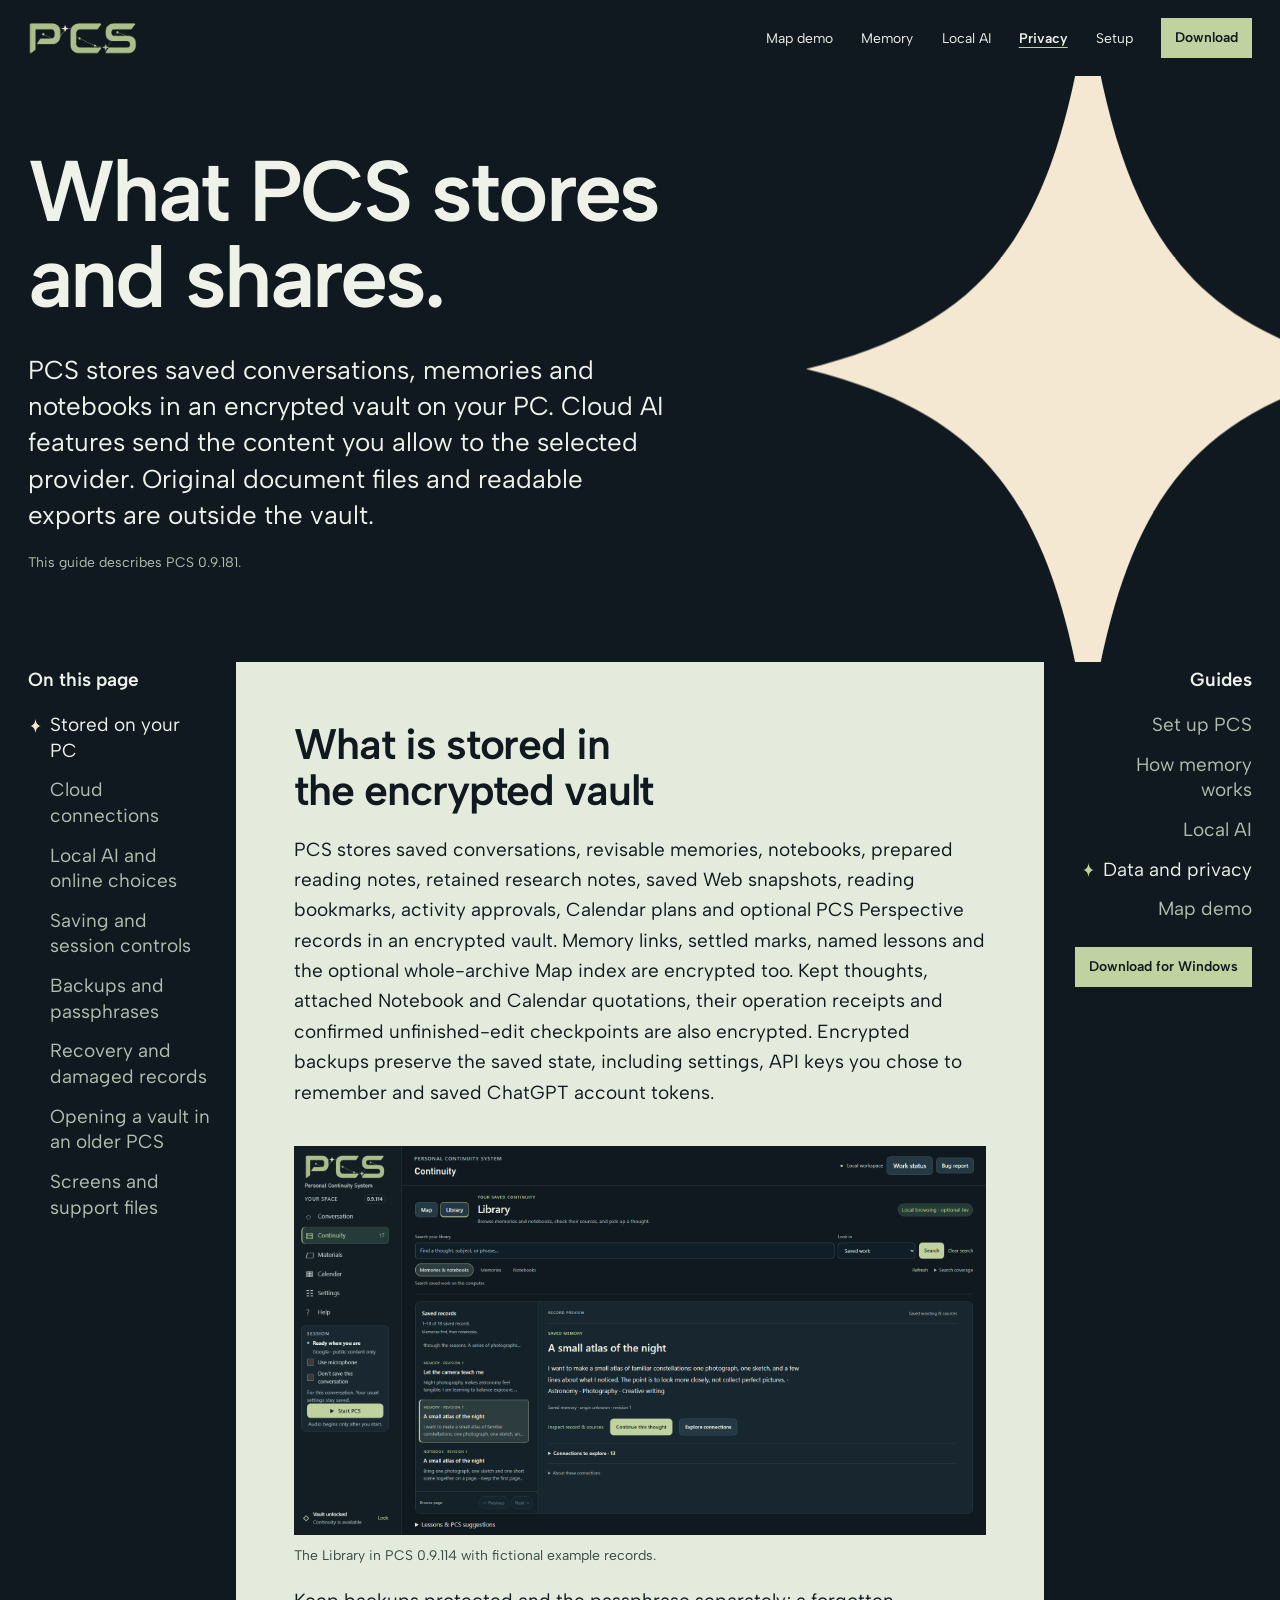
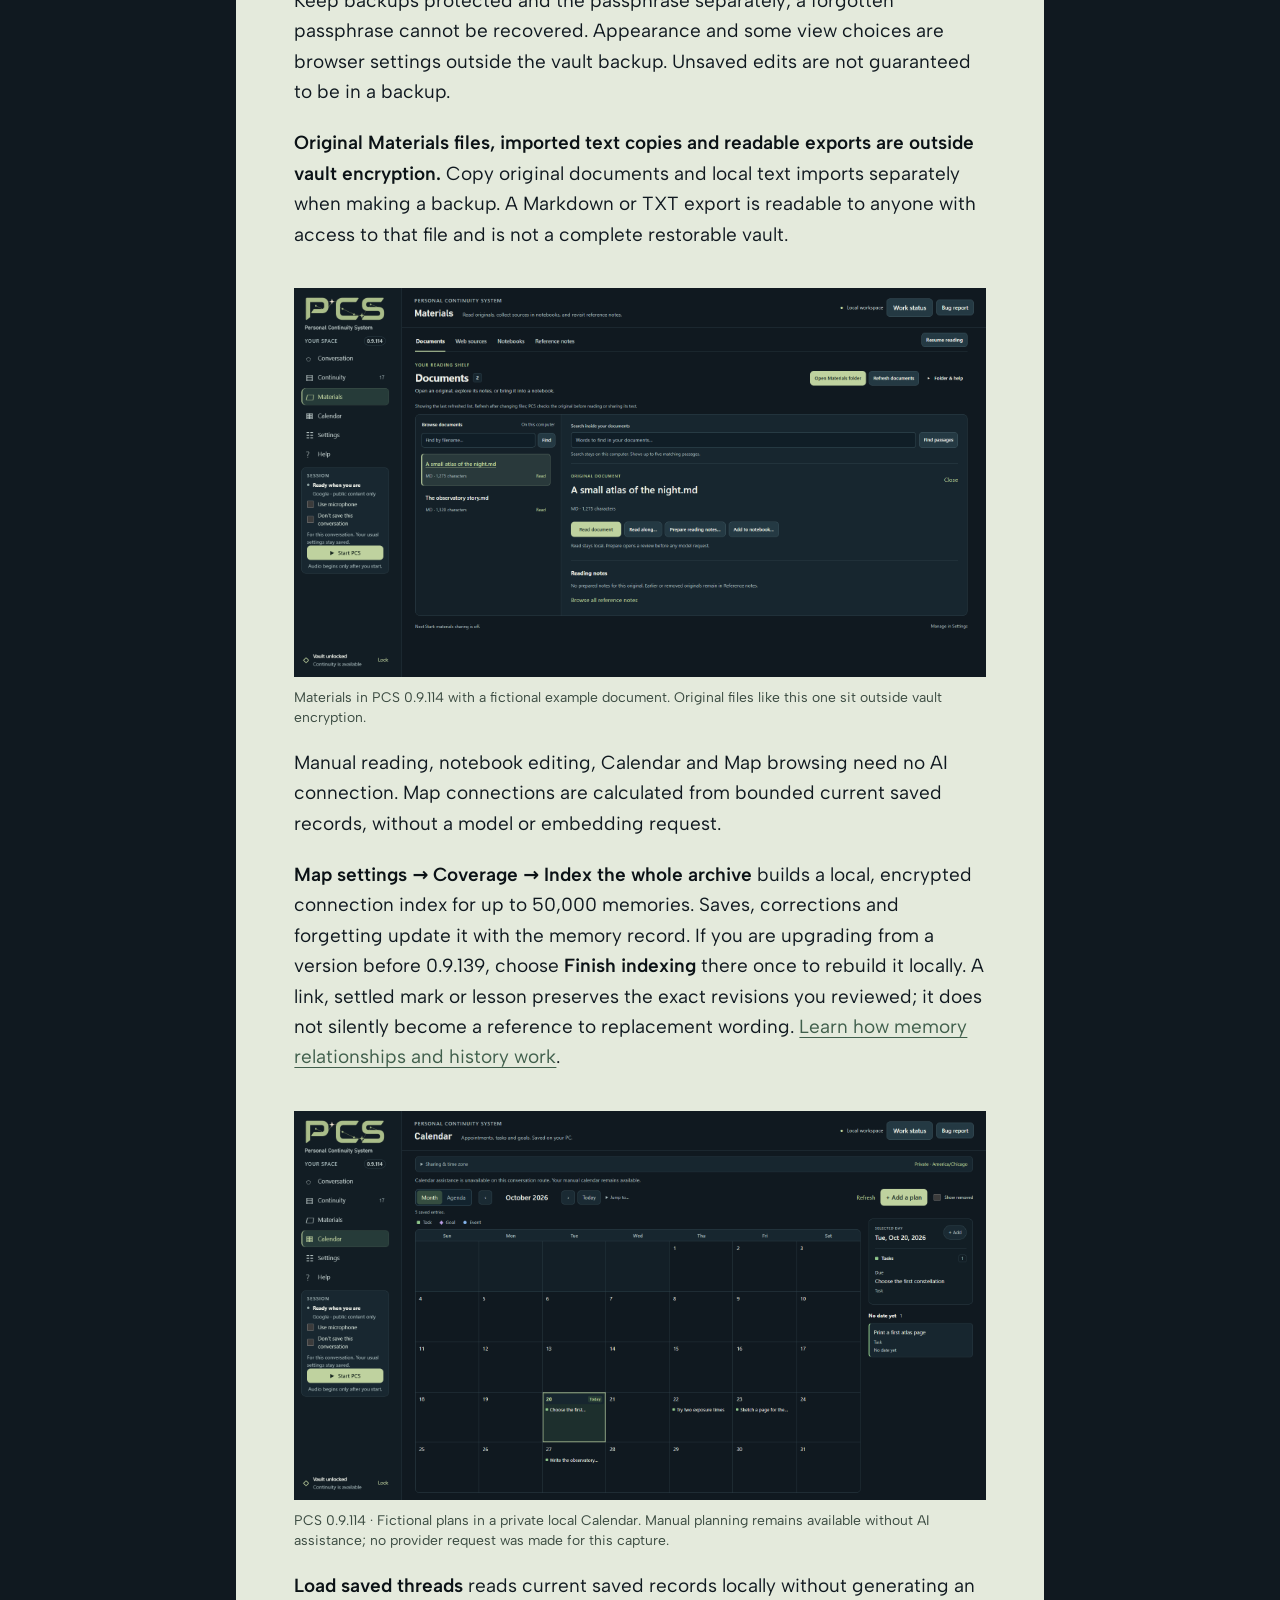
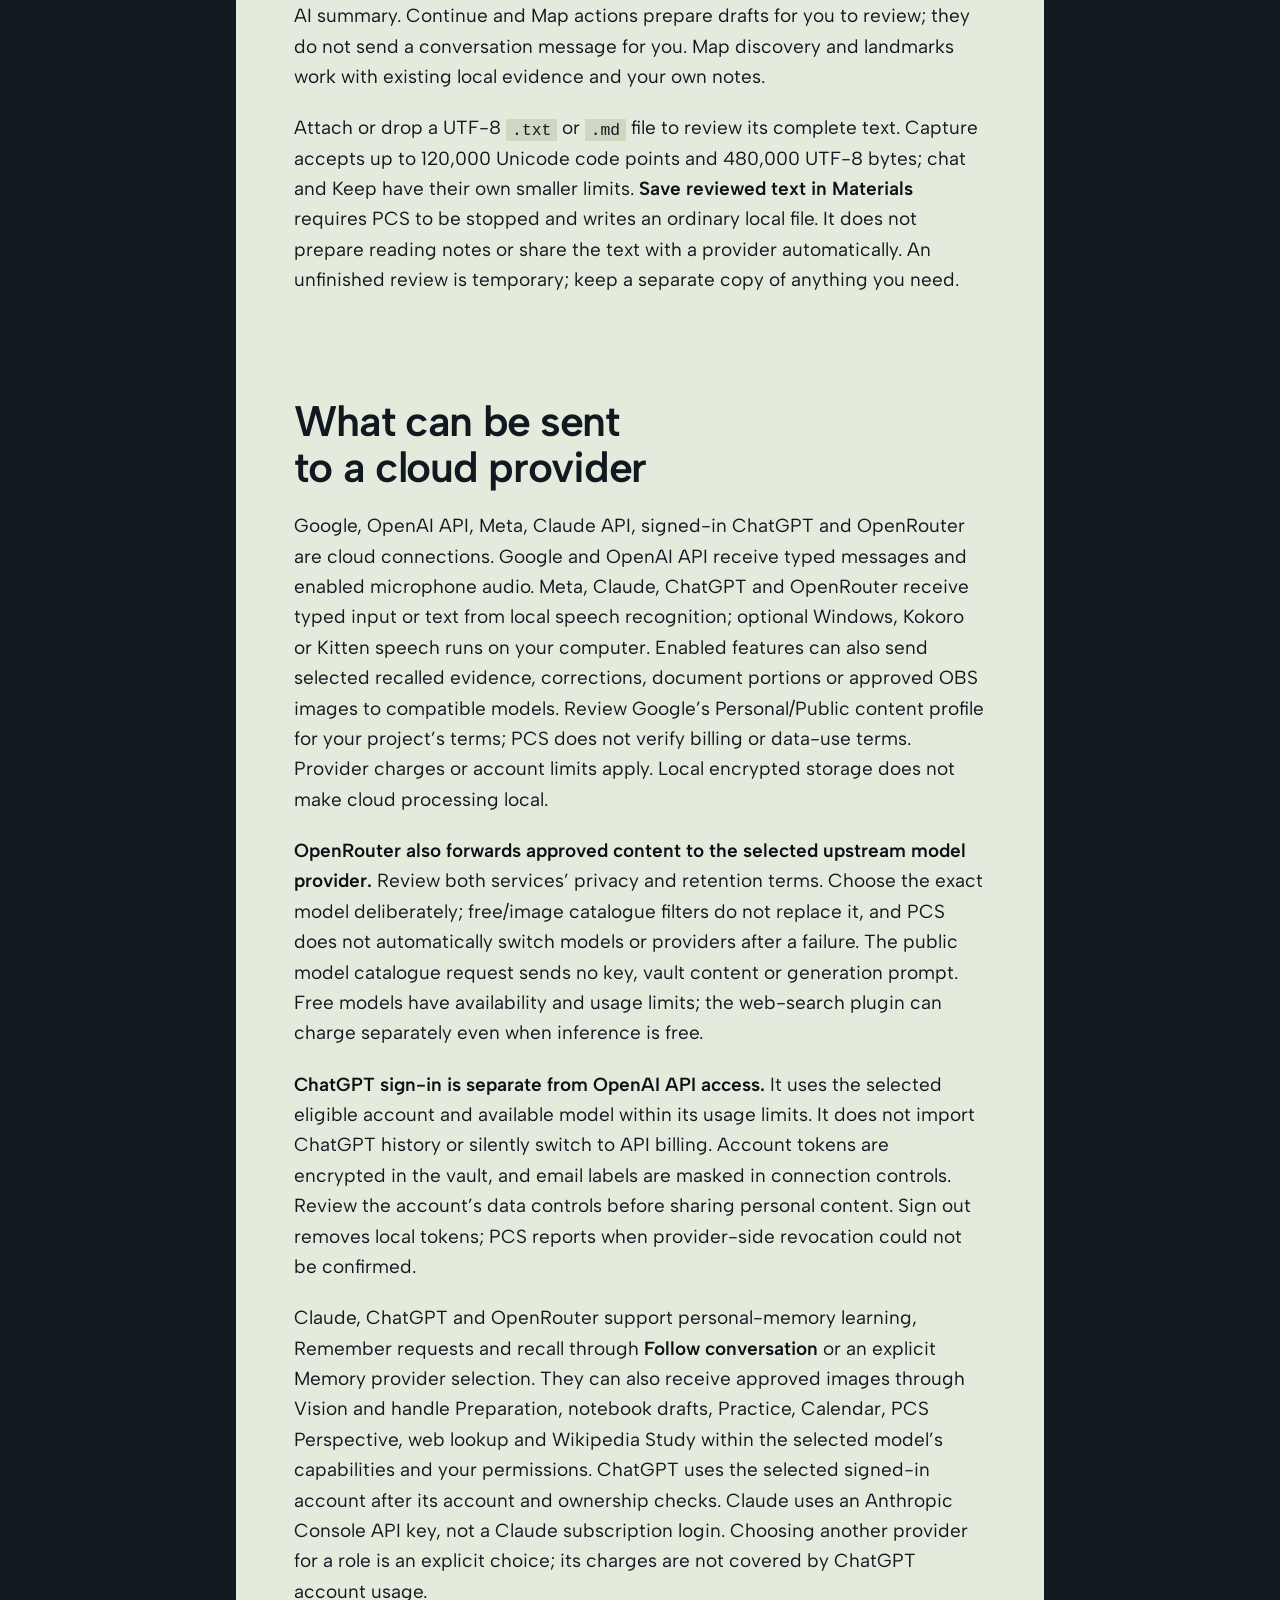
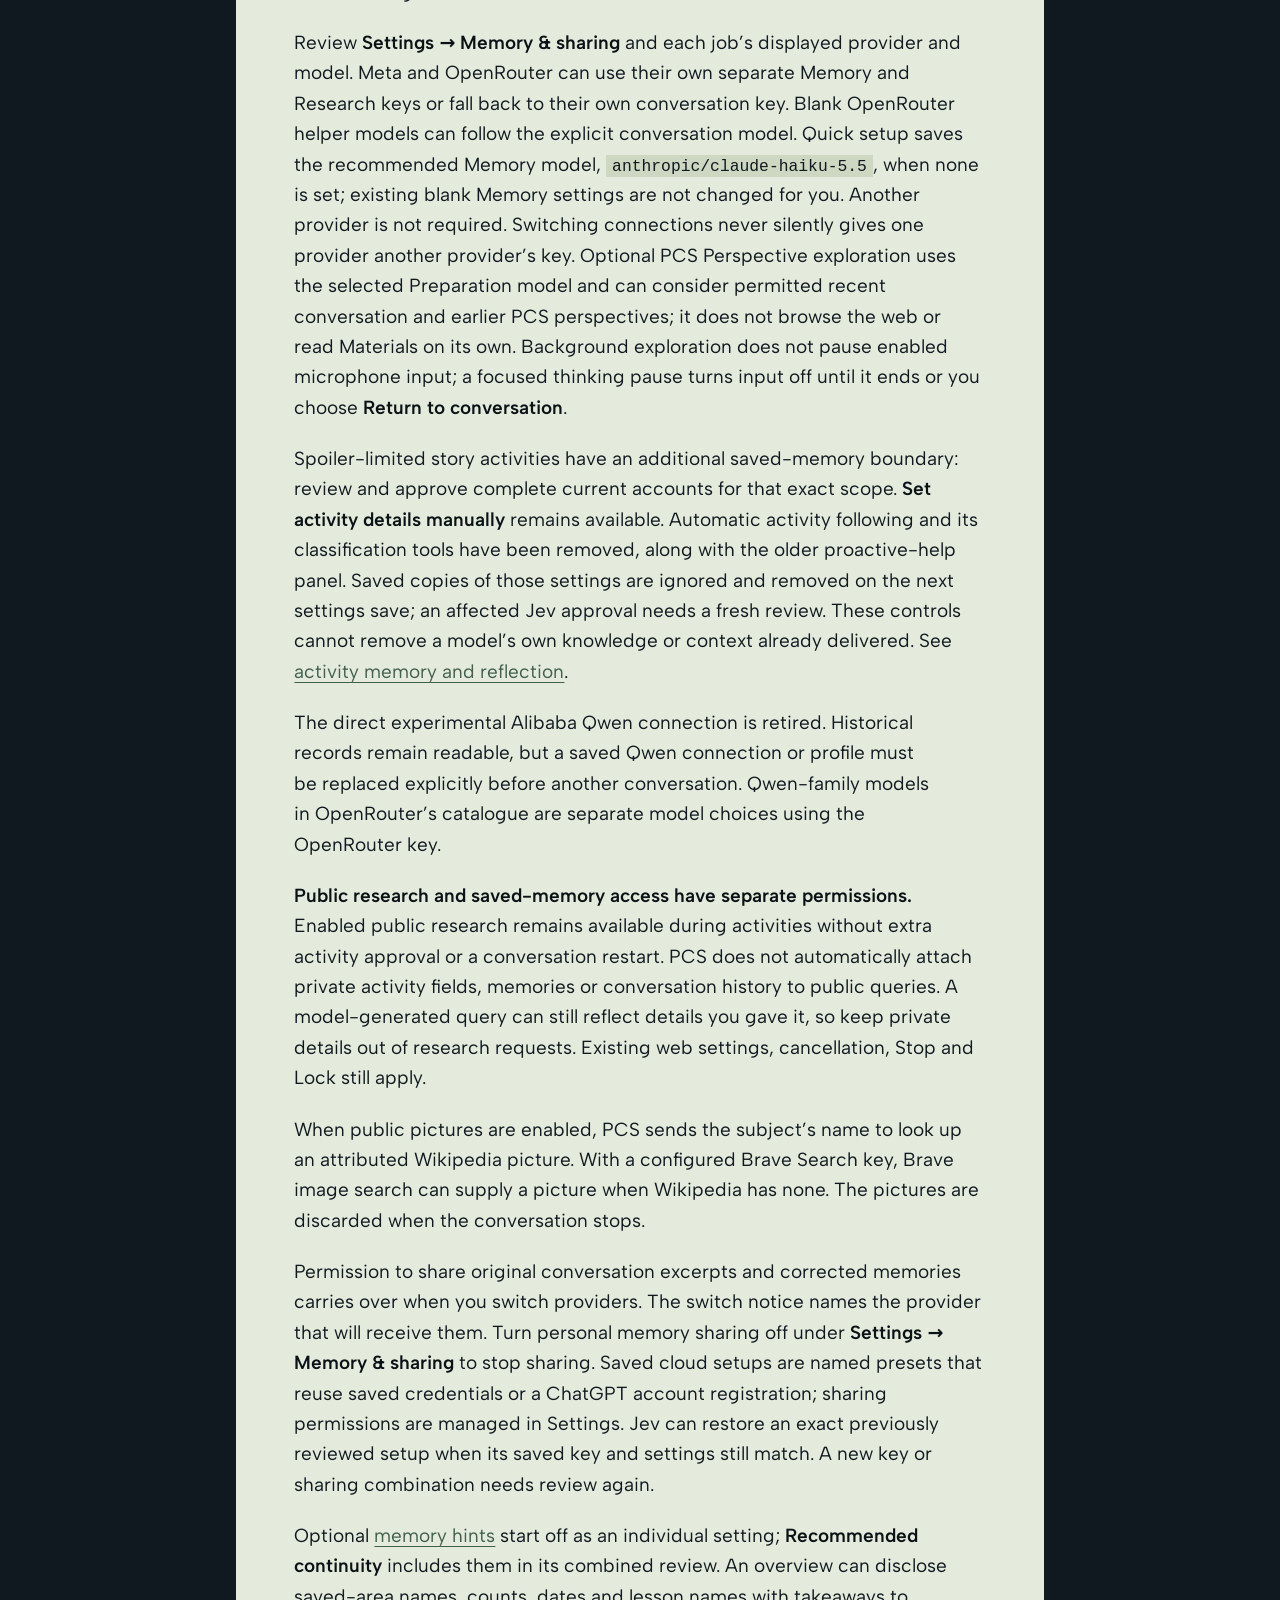
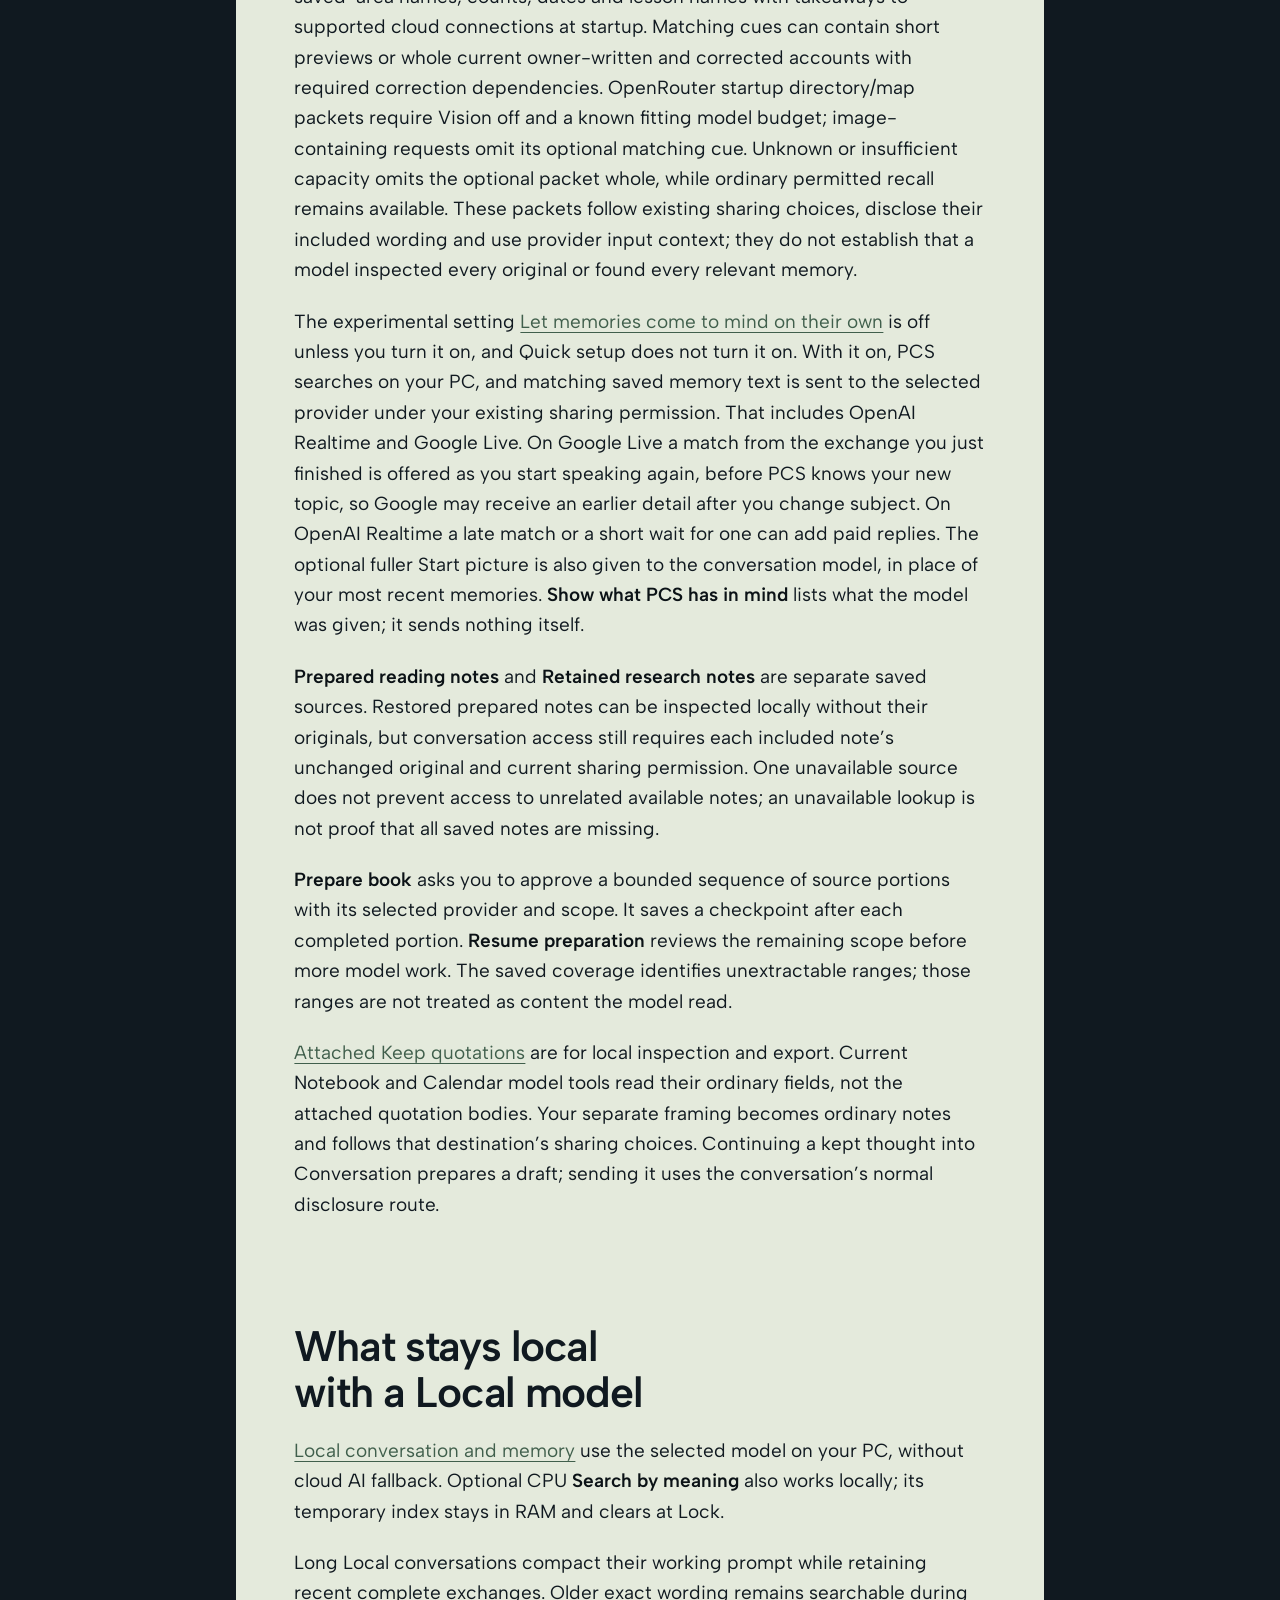
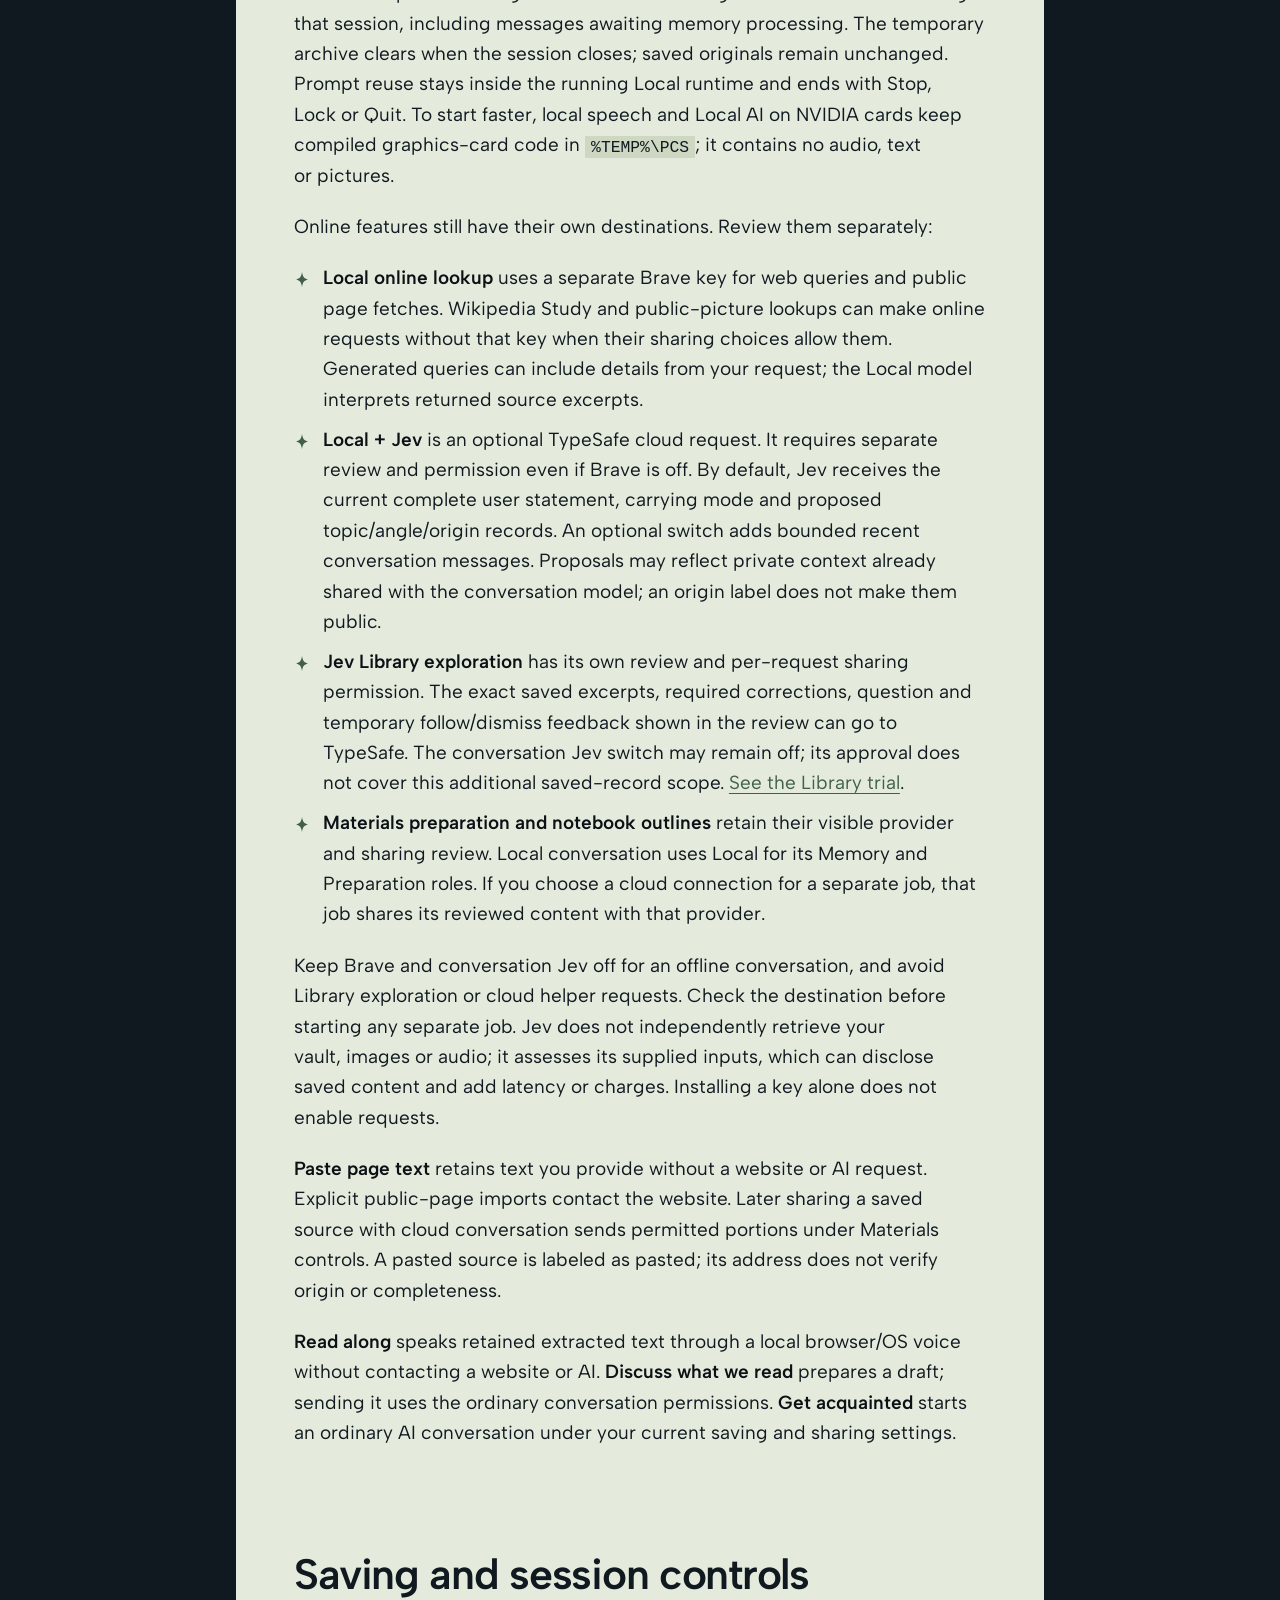
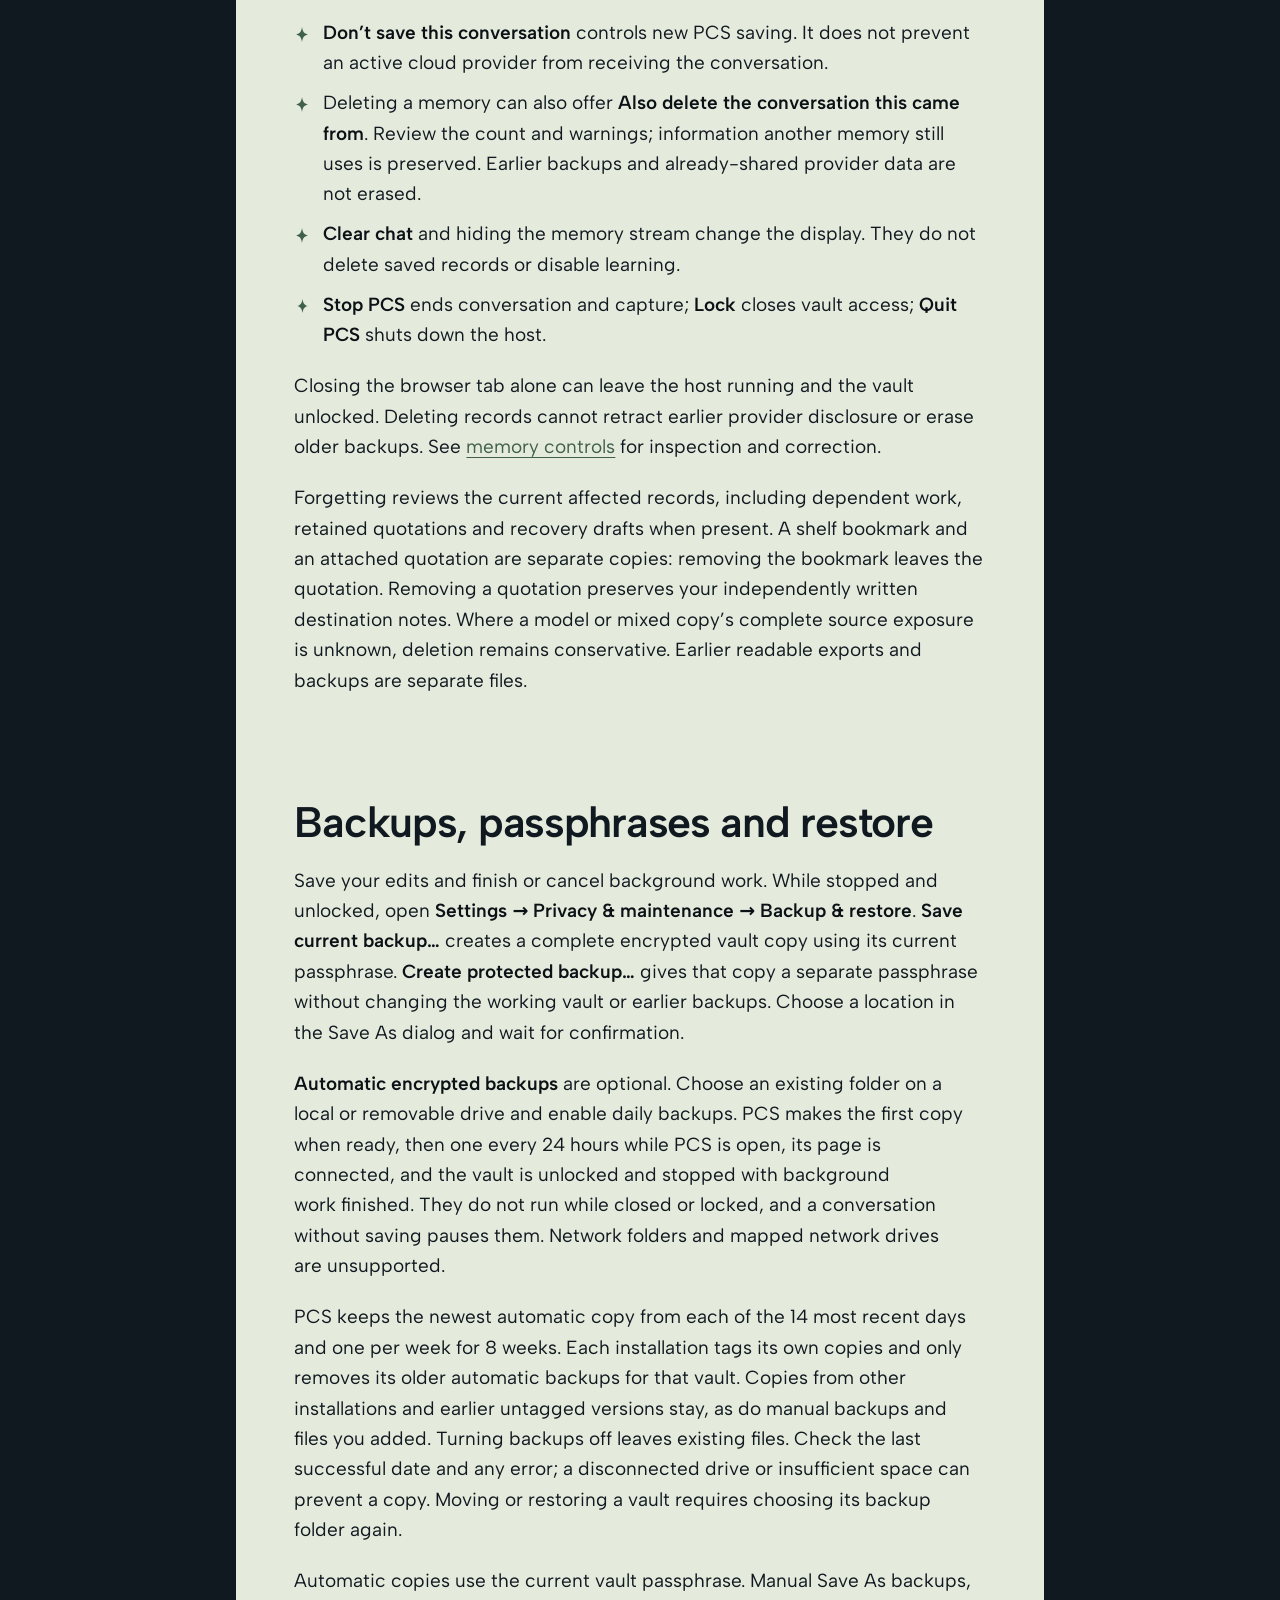
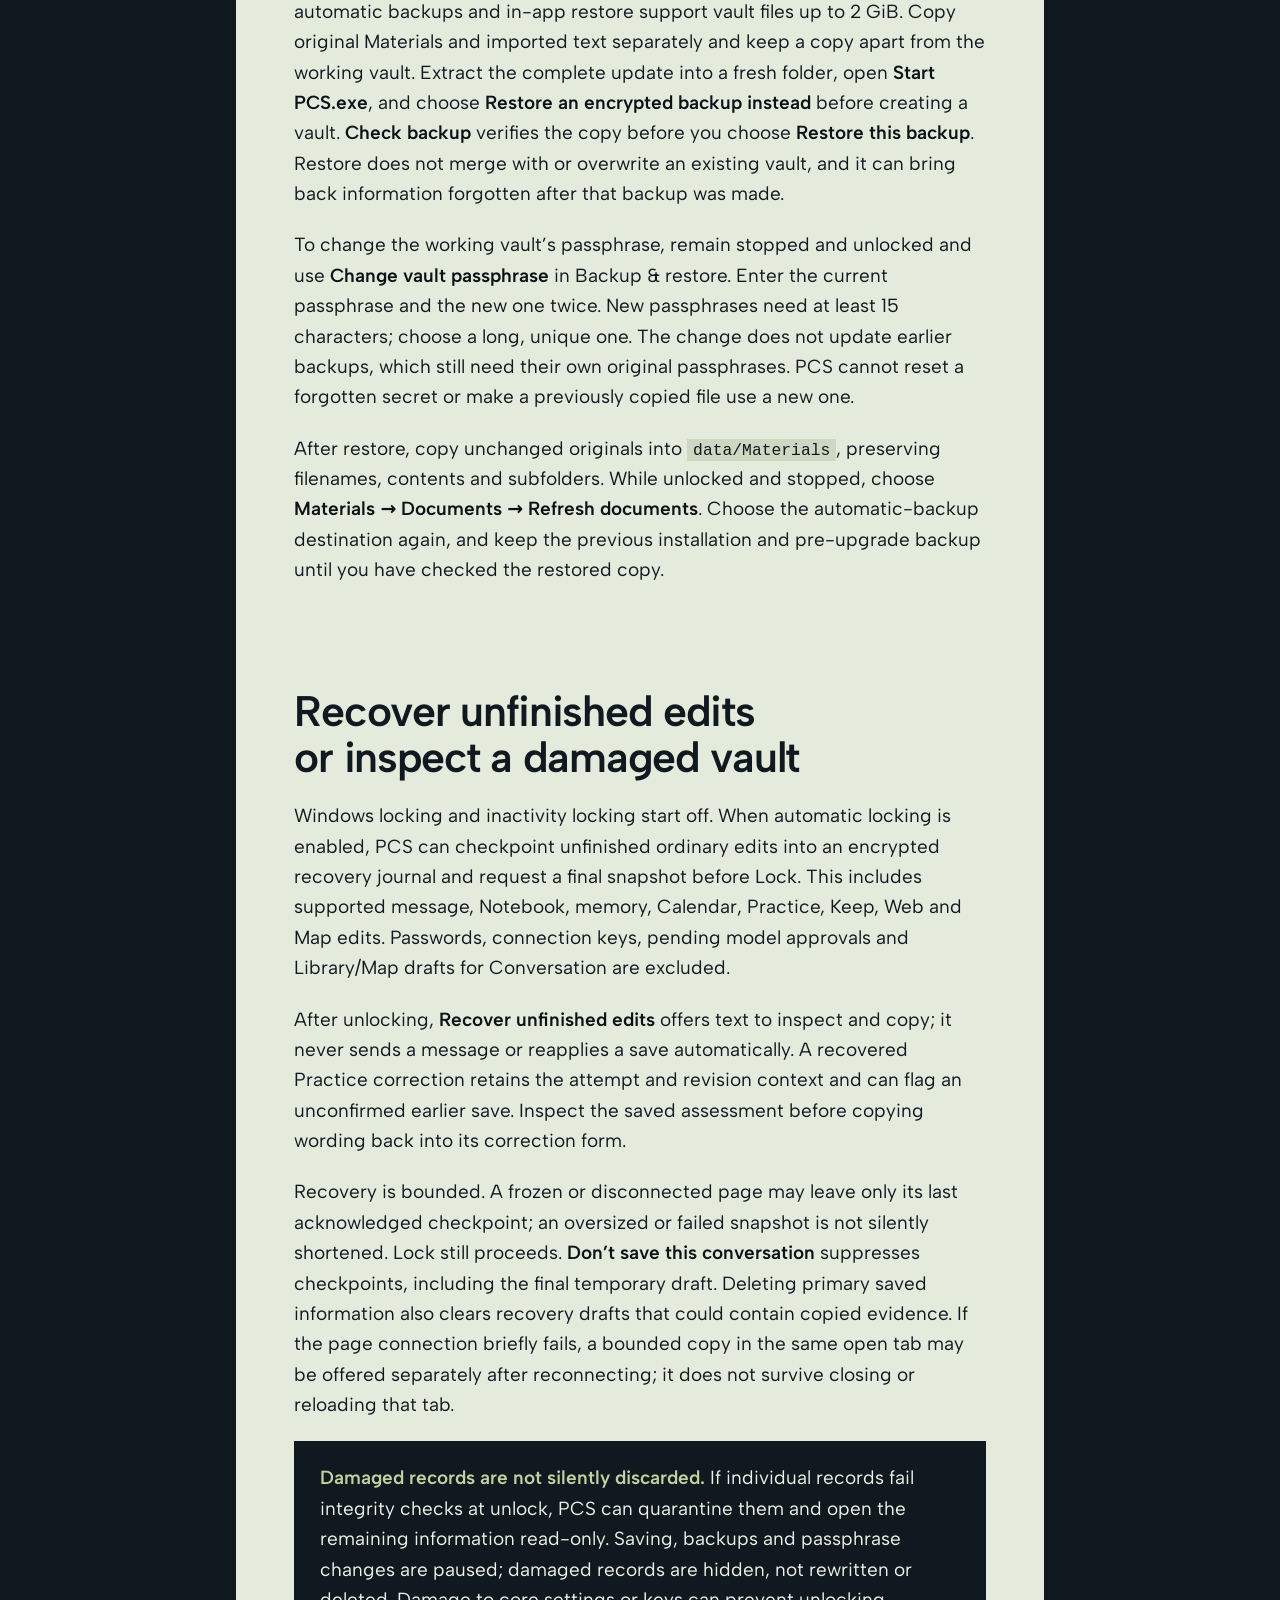
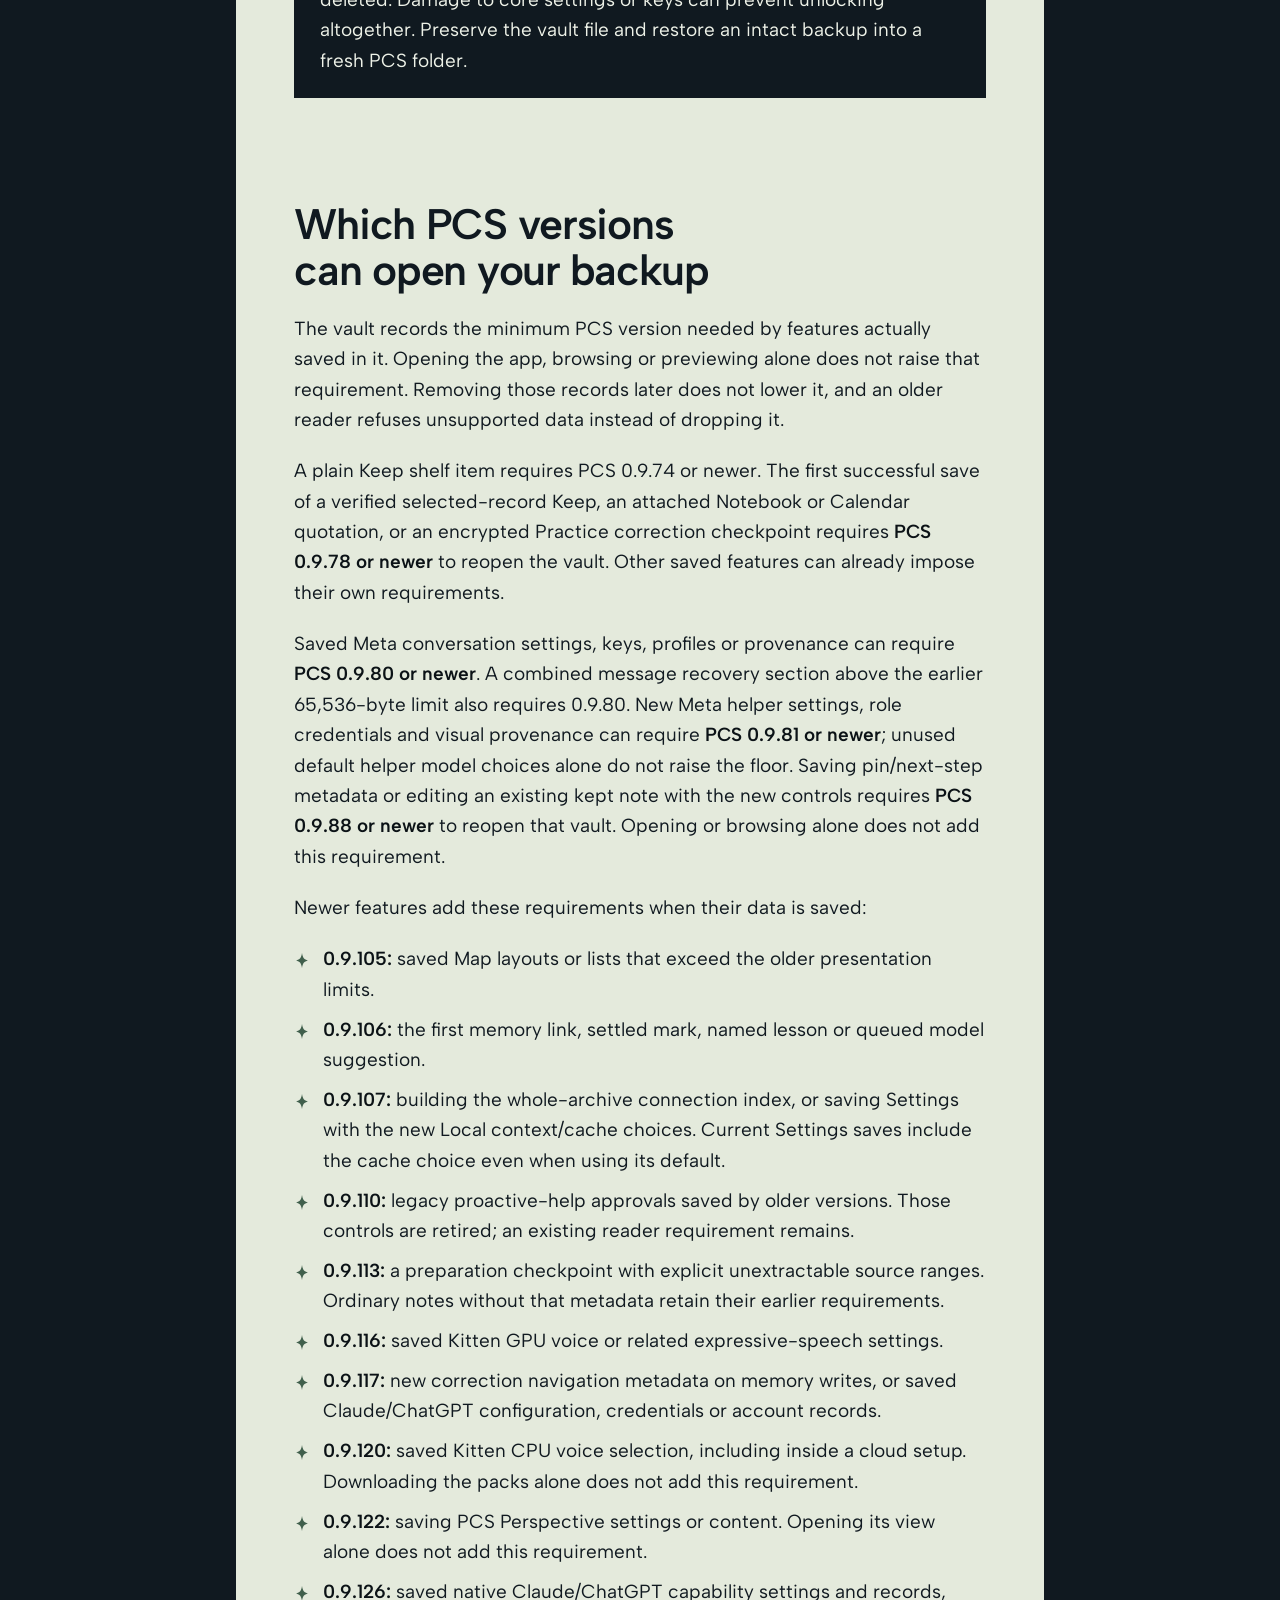
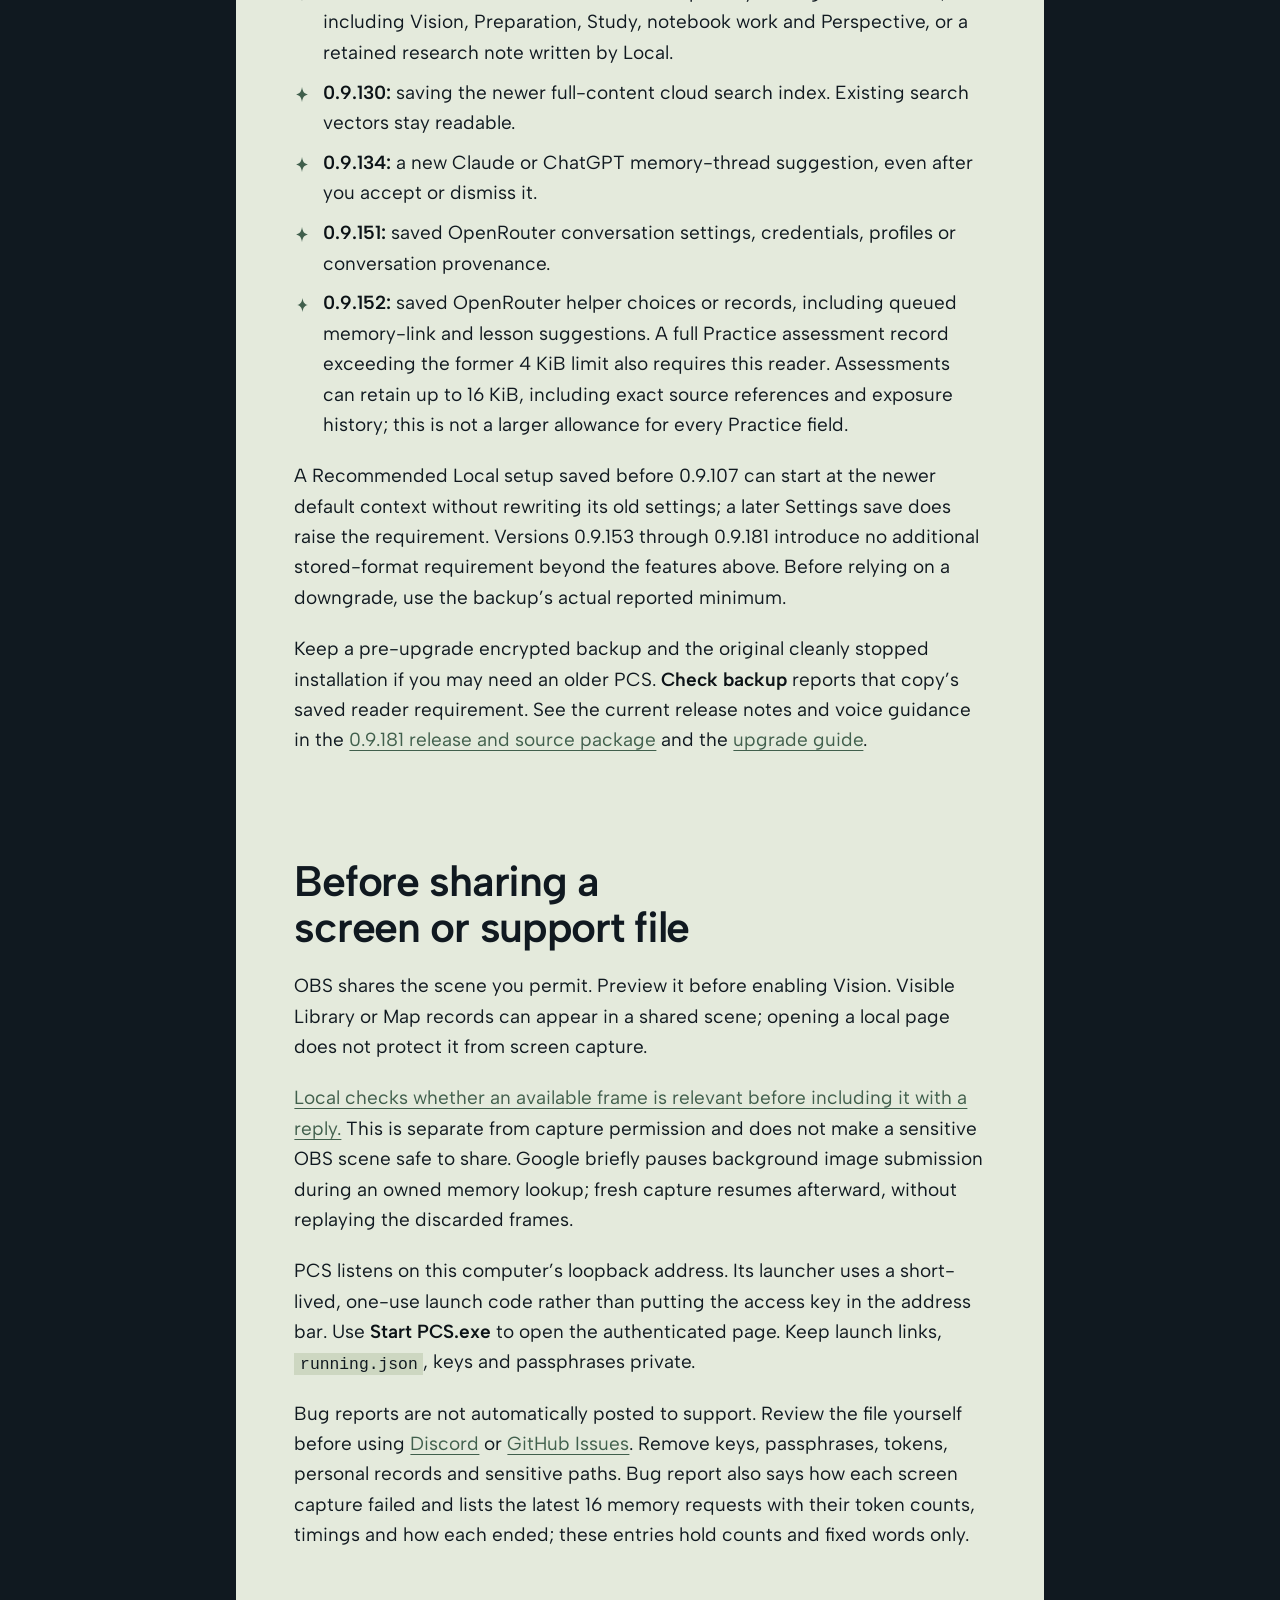
<file: data-and-privacy.html>
<!doctype html>
<html lang="en"><head><meta charset="utf-8"><meta name="viewport" content="width=device-width, initial-scale=1">
<title>What PCS stores and shares — Data and privacy</title><meta name="description" content="Learn what PCS stores in its encrypted vault, what cloud features can send, and how to back up, restore or delete your saved records."><meta name="theme-color" content="#101920">
<link rel="canonical" href="https://pcs-personalcontinuitysystem.github.io/PCS-site/data-and-privacy.html"><link rel="icon" type="image/svg+xml" href="assets/pcs-star.svg">
<meta property="og:type" content="website"><meta property="og:site_name" content="PCS"><meta property="og:title" content="What PCS stores and shares — Data and privacy"><meta property="og:description" content="Learn what PCS stores in its encrypted vault, what cloud features can send, and how to back up, restore or delete your saved records."><meta property="og:url" content="https://pcs-personalcontinuitysystem.github.io/PCS-site/data-and-privacy.html"><meta property="og:image" content="https://pcs-personalcontinuitysystem.github.io/PCS-site/assets/social-preview-plain.png?v=20261021-sage-r2"><meta property="og:image:alt" content="PCS — A new AI shouldn’t mean starting over. Free for Windows."><meta name="twitter:card" content="summary_large_image">
<script type="application/ld+json">{"@context": "https://schema.org", "@type": "WebPage", "name": "What PCS stores and shares — Data and privacy", "description": "Learn what PCS stores in its encrypted vault, what cloud features can send, and how to back up, restore or delete your saved records.", "url": "https://pcs-personalcontinuitysystem.github.io/PCS-site/data-and-privacy.html", "isPartOf": {"@type": "WebSite", "name": "PCS", "url": "https://pcs-personalcontinuitysystem.github.io/PCS-site/"}, "about": {"@type": "SoftwareApplication", "name": "PCS", "softwareVersion": "0.9.181", "url": "https://github.com/PCS-PersonalContinuitySystem/PCS/releases/tag/v0.9.181"}}</script><meta name="color-scheme" content="dark"><link rel="preload" href="assets/fonts/albert-sans-latin-wght.woff2" as="font" type="font/woff2" crossorigin><link rel="stylesheet" href="assets/atlas.css?v=20261118-0180"><link rel="stylesheet" href="assets/atlas-guides.css?v=20261021-atlas-2"><script>document.documentElement.classList.add('js')</script><script defer src="assets/atlas.js?v=20261116-0164"></script></head>
<body class="guide guide--article"><a class="skip-link" href="#main">Skip to content</a>
<header class="masthead">
  <div class="masthead__inner">
    <a class="masthead__brand" href="index.html"><img src="assets/pcs-wordmark-clear.webp" width="1110" height="345" alt="PCS home"></a>
    <button class="masthead__toggle" type="button" aria-expanded="false" aria-controls="site-nav">Menu</button>
    <nav class="masthead__nav" id="site-nav" aria-label="Main">
      <a href="continuity-map.html">Map demo</a>
      <a href="memory-control.html">Memory</a>
      <a href="local-ai.html">Local AI</a>
      <a href="data-and-privacy.html" aria-current="page">Privacy</a>
      <a href="getting-started.html">Setup</a>
      <a class="button button--small" href="index.html#download">Download</a>
    </nav>
  </div>
</header><main id="main"><section class="guide-intro"><svg class="guide-intro__star" viewBox="0 0 200 260" aria-hidden="true" focusable="false"><path d="M100 0C112 83 136 114 200 130 136 146 112 177 100 260 88 177 64 146 0 130 64 114 88 83 100 0Z"/></svg>
  <h1>What PCS stores and shares.</h1>
  <p class="lead">PCS stores saved conversations, memories and notebooks in an encrypted vault on your PC. Cloud AI features send the content you allow to the selected provider. Original document files and readable exports are outside the vault.</p><p class="guide-intro__note">This guide describes PCS 0.9.181.</p>
</section>
<div class="wrap article-layout">
  <aside class="toc" aria-label="On this page">
    <p>On this page</p>
    <a href="#stored">Stored on your PC</a>
    <a href="#cloud">Cloud connections</a>
    <a href="#local">Local AI and online choices</a>
    <a href="#controls">Saving and session controls</a>
    <a href="#backup">Backups and passphrases</a>
    <a href="#recovery">Recovery and damaged records</a>
    <a href="#compatibility">Opening a vault in an older PCS</a>
    <a href="#sharing">Screens and support files</a>
  </aside>
  <article class="prose">
    <h2 id="stored">What is stored in the encrypted vault</h2>
    <p>PCS stores saved conversations, revisable memories, notebooks, prepared reading notes, retained research notes, saved Web snapshots, reading bookmarks, activity approvals, Calendar plans and optional PCS Perspective records in an encrypted vault. Memory links, settled marks, named lessons and the optional whole-archive Map index are encrypted too. Kept thoughts, attached Notebook and Calendar quotations, their operation receipts and confirmed unfinished-edit checkpoints are also encrypted. Encrypted backups preserve the saved state, including settings, API keys you chose to remember and saved ChatGPT account tokens.</p><figure><a data-image-preview href="screenshots/pcs-library-0114.png"><img src="screenshots/pcs-library-0114.png" width="1920" height="1080" loading="lazy" alt="PCS 0.9.114 Library: saved records on the left; the selected memory, its sources and Explore connections on the right."></a><figcaption>The Library in PCS 0.9.114 with fictional example records.</figcaption></figure>
    <p>Keep backups protected and the passphrase separately; a forgotten passphrase cannot be recovered. Appearance and some view choices are browser settings outside the vault backup. Unsaved edits are not guaranteed to be in a backup.</p>
    <p><strong>Original Materials files, imported text copies and readable exports are outside vault encryption.</strong> Copy original documents and local text imports separately when making a backup. A Markdown or TXT export is readable to anyone with access to that file and is not a complete restorable vault.</p><figure><a data-image-preview href="screenshots/pcs-materials-0114.png"><img src="screenshots/pcs-materials-0114.png" width="1920" height="1080" loading="lazy" alt="PCS 0.9.114 Materials: the Documents shelf with an original document open and its reading notes."></a><figcaption>Materials in PCS 0.9.114 with a fictional example document. Original files like this one sit outside vault encryption.</figcaption></figure>
    <p>Manual reading, notebook editing, Calendar and Map browsing need no AI connection. Map connections are calculated from bounded current saved records, without a model or embedding request.</p>
    <p><strong>Map settings → Coverage → Index the whole archive</strong> builds a local, encrypted connection index for up to 50,000 memories. Saves, corrections and forgetting update it with the memory record. If you are upgrading from a version before 0.9.139, choose <strong>Finish indexing</strong> there once to rebuild it locally. A link, settled mark or lesson preserves the exact revisions you reviewed; it does not silently become a reference to replacement wording. <a href="memory-control.html#threads">Learn how memory relationships and history work</a>.</p>
    <figure>
      <a data-image-preview href="screenshots/pcs-calendar-0114.png"><img src="screenshots/pcs-calendar-0114.png" width="1920" height="1080" alt="PCS 0.9.114 Calendar marked Private, showing fictional October plans, a selected dated task and an undated atlas task." loading="lazy"></a>
      <figcaption>PCS 0.9.114 · Fictional plans in a private local Calendar. Manual planning remains available without AI assistance; no provider request was made for this capture.</figcaption>
    </figure>
    <p><strong>Load saved threads</strong> reads current saved records locally without generating an AI summary. Continue and Map actions prepare drafts for you to review; they do not send a conversation message for you. Map discovery and landmarks work with existing local evidence and your own notes.</p>
    <p>Attach or drop a UTF-8 <code>.txt</code> or <code>.md</code> file to review its complete text. Capture accepts up to 120,000 Unicode code points and 480,000 UTF-8 bytes; chat and Keep have their own smaller limits. <strong>Save reviewed text in Materials</strong> requires PCS to be stopped and writes an ordinary local file. It does not prepare reading notes or share the text with a provider automatically. An unfinished review is temporary; keep a separate copy of anything you need.</p>

    <h2 id="cloud">What can be sent to a cloud provider</h2>
    <p>Google, OpenAI API, Meta, Claude API, signed-in ChatGPT and OpenRouter are cloud connections. Google and OpenAI API receive typed messages and enabled microphone audio. Meta, Claude, ChatGPT and OpenRouter receive typed input or text from local speech recognition; optional Windows, Kokoro or Kitten speech runs on your computer. Enabled features can also send selected recalled evidence, corrections, document portions or approved OBS images to compatible models. Review Google’s Personal/Public content profile for your project’s terms; PCS does not verify billing or data-use terms. Provider charges or account limits apply. Local encrypted storage does not make cloud processing local.</p>
    <p><strong>OpenRouter also forwards approved content to the selected upstream model provider.</strong> Review both services’ privacy and retention terms. Choose the exact model deliberately; free/image catalogue filters do not replace it, and PCS does not automatically switch models or providers after a failure. The public model catalogue request sends no key, vault content or generation prompt. Free models have availability and usage limits; the web-search plugin can charge separately even when inference is free.</p>
    <p><strong>ChatGPT sign-in is separate from OpenAI API access.</strong> It uses the selected eligible account and available model within its usage limits. It does not import ChatGPT history or silently switch to API billing. Account tokens are encrypted in the vault, and email labels are masked in connection controls. Review the account’s data controls before sharing personal content. Sign out removes local tokens; PCS reports when provider-side revocation could not be confirmed.</p>
    <p>Claude, ChatGPT and OpenRouter support personal-memory learning, Remember requests and recall through <strong>Follow conversation</strong> or an explicit Memory provider selection. They can also receive approved images through Vision and handle Preparation, notebook drafts, Practice, Calendar, PCS Perspective, web lookup and Wikipedia Study within the selected model’s capabilities and your permissions. ChatGPT uses the selected signed-in account after its account and ownership checks. Claude uses an Anthropic Console API key, not a Claude subscription login. Choosing another provider for a role is an explicit choice; its charges are not covered by ChatGPT account usage.</p>
    <p>Review <strong>Settings → Memory &amp; sharing</strong> and each job’s displayed provider and model. Meta and OpenRouter can use their own separate Memory and Research keys or fall back to their own conversation key. Blank OpenRouter helper models can follow the explicit conversation model. Quick setup saves the recommended Memory model, <code>anthropic/claude-haiku-5.5</code>, when none is set; existing blank Memory settings are not changed for you. Another provider is not required. Switching connections never silently gives one provider another provider’s key. Optional PCS Perspective exploration uses the selected Preparation model and can consider permitted recent conversation and earlier PCS perspectives; it does not browse the web or read Materials on its own. Background exploration does not pause enabled microphone input; a focused thinking pause turns input off until it ends or you choose <strong>Return to conversation</strong>.</p>
    <p>Spoiler-limited story activities have an additional saved-memory boundary: review and approve complete current accounts for that exact scope. <strong>Set activity details manually</strong> remains available. Automatic activity following and its classification tools have been removed, along with the older proactive-help panel. Saved copies of those settings are ignored and removed on the next settings save; an affected Jev approval needs a fresh review.  These controls cannot remove a model’s own knowledge or context already delivered. See <a href="memory-control.html#activity">activity memory and reflection</a>.</p>
    <p>The direct experimental Alibaba Qwen connection is retired. Historical records remain readable, but a saved Qwen connection or profile must be replaced explicitly before another conversation. Qwen-family models in OpenRouter’s catalogue are separate model choices using the OpenRouter key.</p>
    <p><strong>Public research and saved-memory access have separate permissions.</strong> Enabled public research remains available during activities without extra activity approval or a conversation restart. PCS does not automatically attach private activity fields, memories or conversation history to public queries. A model-generated query can still reflect details you gave it, so keep private details out of research requests. Existing web settings, cancellation, Stop and Lock still apply.</p>
    <p>When public pictures are enabled, PCS sends the subject’s name to look up an attributed Wikipedia picture. With a configured Brave Search key, Brave image search can supply a picture when Wikipedia has none. The pictures are discarded when the conversation stops.</p>
    <p>Permission to share original conversation excerpts and corrected memories carries over when you switch providers. The switch notice names the provider that will receive them. Turn personal memory sharing off under <strong>Settings → Memory &amp; sharing</strong> to stop sharing. Saved cloud setups are named presets that reuse saved credentials or a ChatGPT account registration; sharing permissions are managed in Settings. Jev can restore an exact previously reviewed setup when its saved key and settings still match. A new key or sharing combination needs review again.</p>
    <p>Optional <a href="memory-control.html#memory-hints">memory hints</a> start off as an individual setting; <strong>Recommended continuity</strong> includes them in its combined review. An overview can disclose saved-area names, counts, dates and lesson names with takeaways to supported cloud connections at startup. Matching cues can contain short previews or whole current owner-written and corrected accounts with required correction dependencies. OpenRouter startup directory/map packets require Vision off and a known fitting model budget; image-containing requests omit its optional matching cue. Unknown or insufficient capacity omits the optional packet whole, while ordinary permitted recall remains available. These packets follow existing sharing choices, disclose their included wording and use provider input context; they do not establish that a model inspected every original or found every relevant memory.</p>
    <p id="arriving-memory-sharing">The experimental setting <a href="memory-control.html#arriving-memory">Let memories come to mind on their own</a> is off unless you turn it on, and Quick setup does not turn it on. With it on, PCS searches on your PC, and matching saved memory text is sent to the selected provider under your existing sharing permission. That includes OpenAI Realtime and Google Live. On Google Live a match from the exchange you just finished is offered as you start speaking again, before PCS knows your new topic, so Google may receive an earlier detail after you change subject. On OpenAI Realtime a late match or a short wait for one can add paid replies. The optional fuller Start picture is also given to the conversation model, in place of your most recent memories. <strong>Show what PCS has in mind</strong> lists what the model was given; it sends nothing itself.</p>
    <p><strong>Prepared reading notes</strong> and <strong>Retained research notes</strong> are separate saved sources. Restored prepared notes can be inspected locally without their originals, but conversation access still requires each included note’s unchanged original and current sharing permission. One unavailable source does not prevent access to unrelated available notes; an unavailable lookup is not proof that all saved notes are missing.</p>
    <p><strong>Prepare book</strong> asks you to approve a bounded sequence of source portions with its selected provider and scope. It saves a checkpoint after each completed portion. <strong>Resume preparation</strong> reviews the remaining scope before more model work. The saved coverage identifies unextractable ranges; those ranges are not treated as content the model read.</p>
    <p><a href="memory-control.html#keep">Attached Keep quotations</a> are for local inspection and export. Current Notebook and Calendar model tools read their ordinary fields, not the attached quotation bodies. Your separate framing becomes ordinary notes and follows that destination’s sharing choices. Continuing a kept thought into Conversation prepares a draft; sending it uses the conversation’s normal disclosure route.</p>

    <h2 id="local">What stays local with a Local model</h2>
    <p><a href="local-ai.html">Local conversation and memory</a> use the selected model on your PC, without cloud AI fallback. Optional CPU <strong>Search by meaning</strong> also works locally; its temporary index stays in RAM and clears at Lock.</p>
    <p>Long Local conversations compact their working prompt while retaining recent complete exchanges. Older exact wording remains searchable during that session, including messages awaiting memory processing. The temporary archive clears when the session closes; saved originals remain unchanged. Prompt reuse stays inside the running Local runtime and ends with Stop, Lock or Quit. To start faster, local speech and Local AI on NVIDIA cards keep compiled graphics-card code in <code>%TEMP%\PCS</code>; it contains no audio, text or pictures.</p>
    <p>Online features still have their own destinations. Review them separately:</p>
    <ul>
      <li><strong>Local online lookup</strong> uses a separate Brave key for web queries and public page fetches. Wikipedia Study and public-picture lookups can make online requests without that key when their sharing choices allow them. Generated queries can include details from your request; the Local model interprets returned source excerpts.</li>
      <li><strong>Local + Jev</strong> is an optional TypeSafe cloud request. It requires separate review and permission even if Brave is off. By default, Jev receives the current complete user statement, carrying mode and proposed topic/angle/origin records. An optional switch adds bounded recent conversation messages. Proposals may reflect private context already shared with the conversation model; an origin label does not make them public.</li>
      <li><strong>Jev Library exploration</strong> has its own review and per-request sharing permission. The exact saved excerpts, required corrections, question and temporary follow/dismiss feedback shown in the review can go to TypeSafe. The conversation Jev switch may remain off; its approval does not cover this additional saved-record scope. <a href="memory-control.html#jev-exploration">See the Library trial</a>.</li>
      <li><strong>Materials preparation and notebook outlines</strong> retain their visible provider and sharing review. Local conversation uses Local for its Memory and Preparation roles. If you choose a cloud connection for a separate job, that job shares its reviewed content with that provider.</li>
    </ul>
    <p>Keep Brave and conversation Jev off for an offline conversation, and avoid Library exploration or cloud helper requests. Check the destination before starting any separate job. Jev does not independently retrieve your vault, images or audio; it assesses its supplied inputs, which can disclose saved content and add latency or charges. Installing a key alone does not enable requests.</p>
    <p><strong>Paste page text</strong> retains text you provide without a website or AI request. Explicit public-page imports contact the website. Later sharing a saved source with cloud conversation sends permitted portions under Materials controls. A pasted source is labeled as pasted; its address does not verify origin or completeness.</p>

    <p><strong>Read along</strong> speaks retained extracted text through a local browser/OS voice without contacting a website or AI. <strong>Discuss what we read</strong> prepares a draft; sending it uses the ordinary conversation permissions. <strong>Get acquainted</strong> starts an ordinary AI conversation under your current saving and sharing settings.</p>

    <h2 id="controls">Saving and session controls</h2>
    <ul>
      <li><strong>Don’t save this conversation</strong> controls new PCS saving. It does not prevent an active cloud provider from receiving the conversation.</li>
      <li>Deleting a memory can also offer <strong>Also delete the conversation this came from</strong>. Review the count and warnings; information another memory still uses is preserved. Earlier backups and already-shared provider data are not erased.</li>
      <li><strong>Clear chat</strong> and hiding the memory stream change the display. They do not delete saved records or disable learning.</li>
      <li><strong>Stop PCS</strong> ends conversation and capture; <strong>Lock</strong> closes vault access; <strong>Quit PCS</strong> shuts down the host.</li>
    </ul>
    <p>Closing the browser tab alone can leave the host running and the vault unlocked. Deleting records cannot retract earlier provider disclosure or erase older backups. See <a href="memory-control.html">memory controls</a> for inspection and correction.</p>
    <p>Forgetting reviews the current affected records, including dependent work, retained quotations and recovery drafts when present. A shelf bookmark and an attached quotation are separate copies: removing the bookmark leaves the quotation. Removing a quotation preserves your independently written destination notes. Where a model or mixed copy’s complete source exposure is unknown, deletion remains conservative. Earlier readable exports and backups are separate files.</p>

    <h2 id="backup">Backups, passphrases and restore</h2>
    <p>Save your edits and finish or cancel background work. While stopped and unlocked, open <strong>Settings → Privacy &amp; maintenance → Backup &amp; restore</strong>. <strong>Save current backup…</strong> creates a complete encrypted vault copy using its current passphrase. <strong>Create protected backup…</strong> gives that copy a separate passphrase without changing the working vault or earlier backups. Choose a location in the Save As dialog and wait for confirmation.</p>
    <p><strong>Automatic encrypted backups</strong> are optional. Choose an existing folder on a local or removable drive and enable daily backups. PCS makes the first copy when ready, then one every 24 hours while PCS is open, its page is connected, and the vault is unlocked and stopped with background work finished. They do not run while closed or locked, and a conversation without saving pauses them. Network folders and mapped network drives are unsupported.</p>
    <p>PCS keeps the newest automatic copy from each of the 14 most recent days and one per week for 8 weeks. Each installation tags its own copies and only removes its older automatic backups for that vault. Copies from other installations and earlier untagged versions stay, as do manual backups and files you added. Turning backups off leaves existing files. Check the last successful date and any error; a disconnected drive or insufficient space can prevent a copy. Moving or restoring a vault requires choosing its backup folder again.</p>
    <p>Automatic copies use the current vault passphrase. Manual Save As backups, automatic backups and in-app restore support vault files up to 2 GiB. Copy original Materials and imported text separately and keep a copy apart from the working vault. Extract the complete update into a fresh folder, open <strong>Start PCS.exe</strong>, and choose <strong>Restore an encrypted backup instead</strong> before creating a vault. <strong>Check backup</strong> verifies the copy before you choose <strong>Restore this backup</strong>. Restore does not merge with or overwrite an existing vault, and it can bring back information forgotten after that backup was made.</p>
    <p>To change the working vault’s passphrase, remain stopped and unlocked and use <strong>Change vault passphrase</strong> in Backup &amp; restore. Enter the current passphrase and the new one twice. New passphrases need at least 15 characters; choose a long, unique one. The change does not update earlier backups, which still need their own original passphrases. PCS cannot reset a forgotten secret or make a previously copied file use a new one.</p>
    <p>After restore, copy unchanged originals into <code>data/Materials</code>, preserving filenames, contents and subfolders. While unlocked and stopped, choose <strong>Materials → Documents → Refresh documents</strong>. Choose the automatic-backup destination again, and keep the previous installation and pre-upgrade backup until you have checked the restored copy.</p>

    <h2 id="recovery">Recover unfinished edits or inspect a damaged vault</h2>
    <p>Windows locking and inactivity locking start off. When automatic locking is enabled, PCS can checkpoint unfinished ordinary edits into an encrypted recovery journal and request a final snapshot before Lock. This includes supported message, Notebook, memory, Calendar, Practice, Keep, Web and Map edits. Passwords, connection keys, pending model approvals and Library/Map drafts for Conversation are excluded.</p>
    <p>After unlocking, <strong>Recover unfinished edits</strong> offers text to inspect and copy; it never sends a message or reapplies a save automatically. A recovered Practice correction retains the attempt and revision context and can flag an unconfirmed earlier save. Inspect the saved assessment before copying wording back into its correction form.</p>
    <p>Recovery is bounded. A frozen or disconnected page may leave only its last acknowledged checkpoint; an oversized or failed snapshot is not silently shortened. Lock still proceeds. <strong>Don’t save this conversation</strong> suppresses checkpoints, including the final temporary draft. Deleting primary saved information also clears recovery drafts that could contain copied evidence. If the page connection briefly fails, a bounded copy in the same open tab may be offered separately after reconnecting; it does not survive closing or reloading that tab.</p>
    <div class="callout"><p><strong>Damaged records are not silently discarded.</strong> If individual records fail integrity checks at unlock, PCS can quarantine them and open the remaining information read-only. Saving, backups and passphrase changes are paused; damaged records are hidden, not rewritten or deleted. Damage to core settings or keys can prevent unlocking altogether. Preserve the vault file and restore an intact backup into a fresh PCS folder.</p></div>

    <h2 id="compatibility">Which PCS versions can open your backup</h2>
    <p>The vault records the minimum PCS version needed by features actually saved in it. Opening the app, browsing or previewing alone does not raise that requirement. Removing those records later does not lower it, and an older reader refuses unsupported data instead of dropping it.</p>
    <p>A plain Keep shelf item requires PCS 0.9.74 or newer. The first successful save of a verified selected-record Keep, an attached Notebook or Calendar quotation, or an encrypted Practice correction checkpoint requires <strong>PCS 0.9.78 or newer</strong> to reopen the vault. Other saved features can already impose their own requirements.</p>
    <p>Saved Meta conversation settings, keys, profiles or provenance can require <strong>PCS 0.9.80 or newer</strong>. A combined message recovery section above the earlier 65,536-byte limit also requires 0.9.80. New Meta helper settings, role credentials and visual provenance can require <strong>PCS 0.9.81 or newer</strong>; unused default helper model choices alone do not raise the floor. Saving pin/next-step metadata or editing an existing kept note with the new controls requires <strong>PCS 0.9.88 or newer</strong> to reopen that vault. Opening or browsing alone does not add this requirement.</p>
    <p>Newer features add these requirements when their data is saved:</p>
    <ul>
      <li><strong>0.9.105:</strong> saved Map layouts or lists that exceed the older presentation limits.</li>
      <li><strong>0.9.106:</strong> the first memory link, settled mark, named lesson or queued model suggestion.</li>
      <li><strong>0.9.107:</strong> building the whole-archive connection index, or saving Settings with the new Local context/cache choices. Current Settings saves include the cache choice even when using its default.</li>
      <li><strong>0.9.110:</strong> legacy proactive-help approvals saved by older versions. Those controls are retired; an existing reader requirement remains.</li>
      <li><strong>0.9.113:</strong> a preparation checkpoint with explicit unextractable source ranges. Ordinary notes without that metadata retain their earlier requirements.</li>
      <li><strong>0.9.116:</strong> saved Kitten GPU voice or related expressive-speech settings.</li>
      <li><strong>0.9.117:</strong> new correction navigation metadata on memory writes, or saved Claude/ChatGPT configuration, credentials or account records.</li>
      <li><strong>0.9.120:</strong> saved Kitten CPU voice selection, including inside a cloud setup. Downloading the packs alone does not add this requirement.</li>
      <li><strong>0.9.122:</strong> saving PCS Perspective settings or content. Opening its view alone does not add this requirement.</li>
      <li><strong>0.9.126:</strong> saved native Claude/ChatGPT capability settings and records, including Vision, Preparation, Study, notebook work and Perspective, or a retained research note written by Local.</li>
      <li><strong>0.9.130:</strong> saving the newer full-content cloud search index. Existing search vectors stay readable.</li>
      <li><strong>0.9.134:</strong> a new Claude or ChatGPT memory-thread suggestion, even after you accept or dismiss it.</li>
      <li><strong>0.9.151:</strong> saved OpenRouter conversation settings, credentials, profiles or conversation provenance.</li>
      <li><strong>0.9.152:</strong> saved OpenRouter helper choices or records, including queued memory-link and lesson suggestions. A full Practice assessment record exceeding the former 4 KiB limit also requires this reader. Assessments can retain up to 16 KiB, including exact source references and exposure history; this is not a larger allowance for every Practice field.</li>
    </ul>
    <p>A Recommended Local setup saved before 0.9.107 can start at the newer default context without rewriting its old settings; a later Settings save does raise the requirement. Versions 0.9.153 through 0.9.181 introduce no additional stored-format requirement beyond the features above. Before relying on a downgrade, use the backup’s actual reported minimum.</p>
    <p>Keep a pre-upgrade encrypted backup and the original cleanly stopped installation if you may need an older PCS. <strong>Check backup</strong> reports that copy’s saved reader requirement. See the current release notes and voice guidance in the <a href="https://github.com/PCS-PersonalContinuitySystem/PCS/releases/tag/v0.9.181">0.9.181 release and source package</a> and the <a href="getting-started.html#upgrade">upgrade guide</a>.</p>

    <h2 id="sharing">Before sharing a screen or support file</h2>
    <p>OBS shares the scene you permit. Preview it before enabling Vision. Visible Library or Map records can appear in a shared scene; opening a local page does not protect it from screen capture.</p>
    <p><a href="local-ai.html#reply-context">Local checks whether an available frame is relevant before including it with a reply.</a> This is separate from capture permission and does not make a sensitive OBS scene safe to share. Google briefly pauses background image submission during an owned memory lookup; fresh capture resumes afterward, without replaying the discarded frames.</p>
    <p>PCS listens on this computer’s loopback address. Its launcher uses a short-lived, one-use launch code rather than putting the access key in the address bar. Use <strong>Start PCS.exe</strong> to open the authenticated page. Keep launch links, <code>running.json</code>, keys and passphrases private.</p>
    <p>Bug reports are not automatically posted to support. Review the file yourself before using <a href="https://discord.com/invite/2ssCQhNgAN">Discord</a> or <a href="https://github.com/PCS-PersonalContinuitySystem/PCS/issues">GitHub Issues</a>. Remove keys, passphrases, tokens, personal records and sensitive paths. Bug report also says how each screen capture failed and lists the latest 16 memory requests with their token counts, timings and how each ended; these entries hold counts and fixed words only.</p>
  </article><nav class="guide-nav" aria-label="Guides"><p>Guides</p><a href="getting-started.html">Set up PCS</a><a href="memory-control.html">How memory works</a><a href="local-ai.html">Local AI</a><a href="data-and-privacy.html" aria-current="page">Data and privacy</a><a href="continuity-map.html">Map demo</a><a class="button button--small" href="https://github.com/PCS-PersonalContinuitySystem/PCS/releases/download/v0.9.181/PCS-0.9.181-Windows-x64.zip">Download for Windows</a></nav>
</div>
</main><footer class="footer">
  <img class="footer__mark" src="assets/pcs-wordmark-clear.webp" width="1110" height="345" loading="lazy" alt="PCS, Personal Continuity System">
  <div class="footer__grid">
    <div><h2>Explore</h2><a href="continuity-map.html">Map demo</a><a href="memory-control.html">How memory works</a><a href="local-ai.html">Local AI</a></div>
    <div><h2>Use PCS</h2><a href="getting-started.html">Setup and updates</a><a href="data-and-privacy.html">Data and privacy</a><a href="https://github.com/PCS-PersonalContinuitySystem/PCS/releases">All releases</a></div>
    <div><h2>Get involved</h2><a href="https://discord.com/invite/2ssCQhNgAN">Discord</a><a href="https://github.com/PCS-PersonalContinuitySystem/PCS/issues">Report a bug</a><a href="https://ko-fi.com/pcssupport">Support development</a></div>
    <div><h2>Source</h2><a href="https://github.com/PCS-PersonalContinuitySystem/PCS/releases/download/v0.9.181/PCS-0.9.181-Source.zip">App source and license</a><a href="https://github.com/PCS-PersonalContinuitySystem/PCS-site">Website source</a></div>
  </div>
  <div class="footer__last">
    <p>© 2026 Courtney Dickson. First-party app code: GPL-3.0-only.</p>
    <a class="button button--small" href="index.html#download">Download</a>
  </div>
</footer>
<dialog class="viewer" aria-label="Full-size screenshot">
  <form method="dialog"><button class="viewer__close" type="submit">Close</button></form>
  <img src="screenshots/pcs-conversation-0114.png" width="1920" height="1080" loading="lazy" alt="">
</dialog></body></html>
</file>
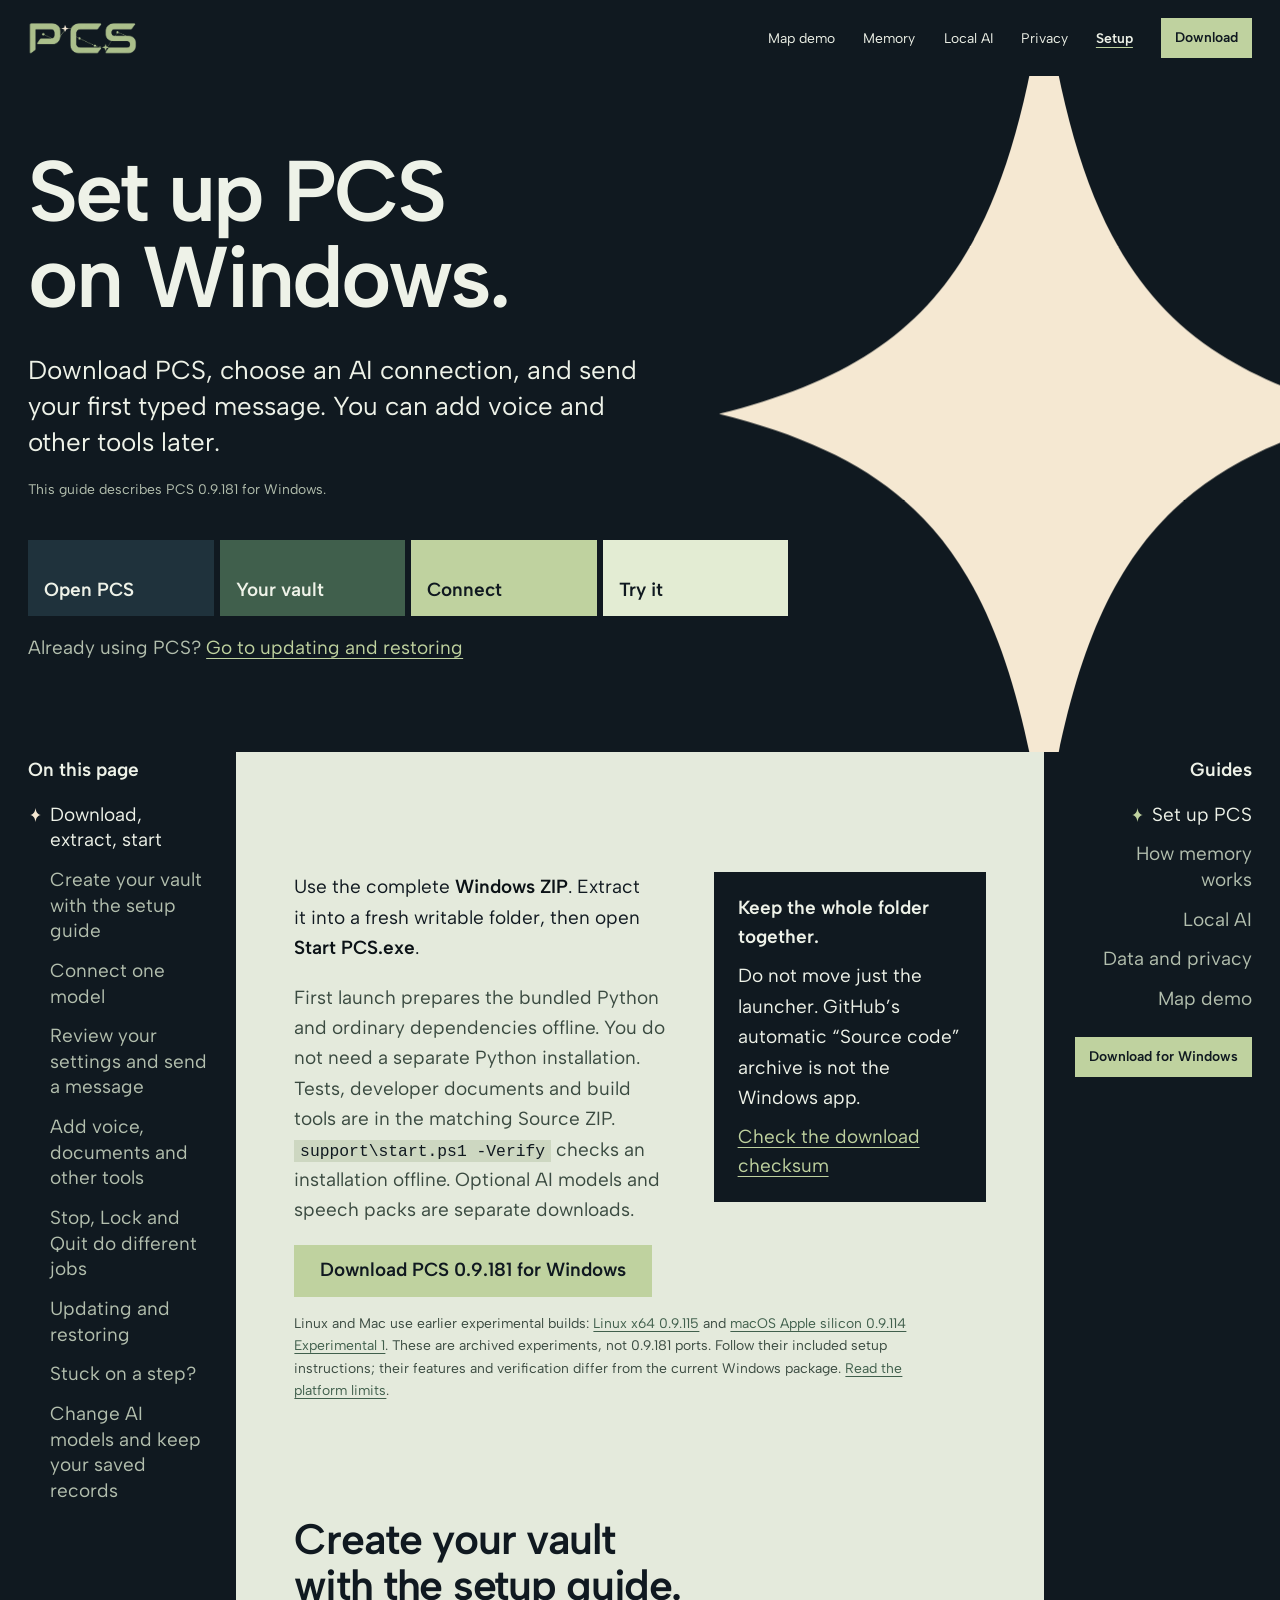
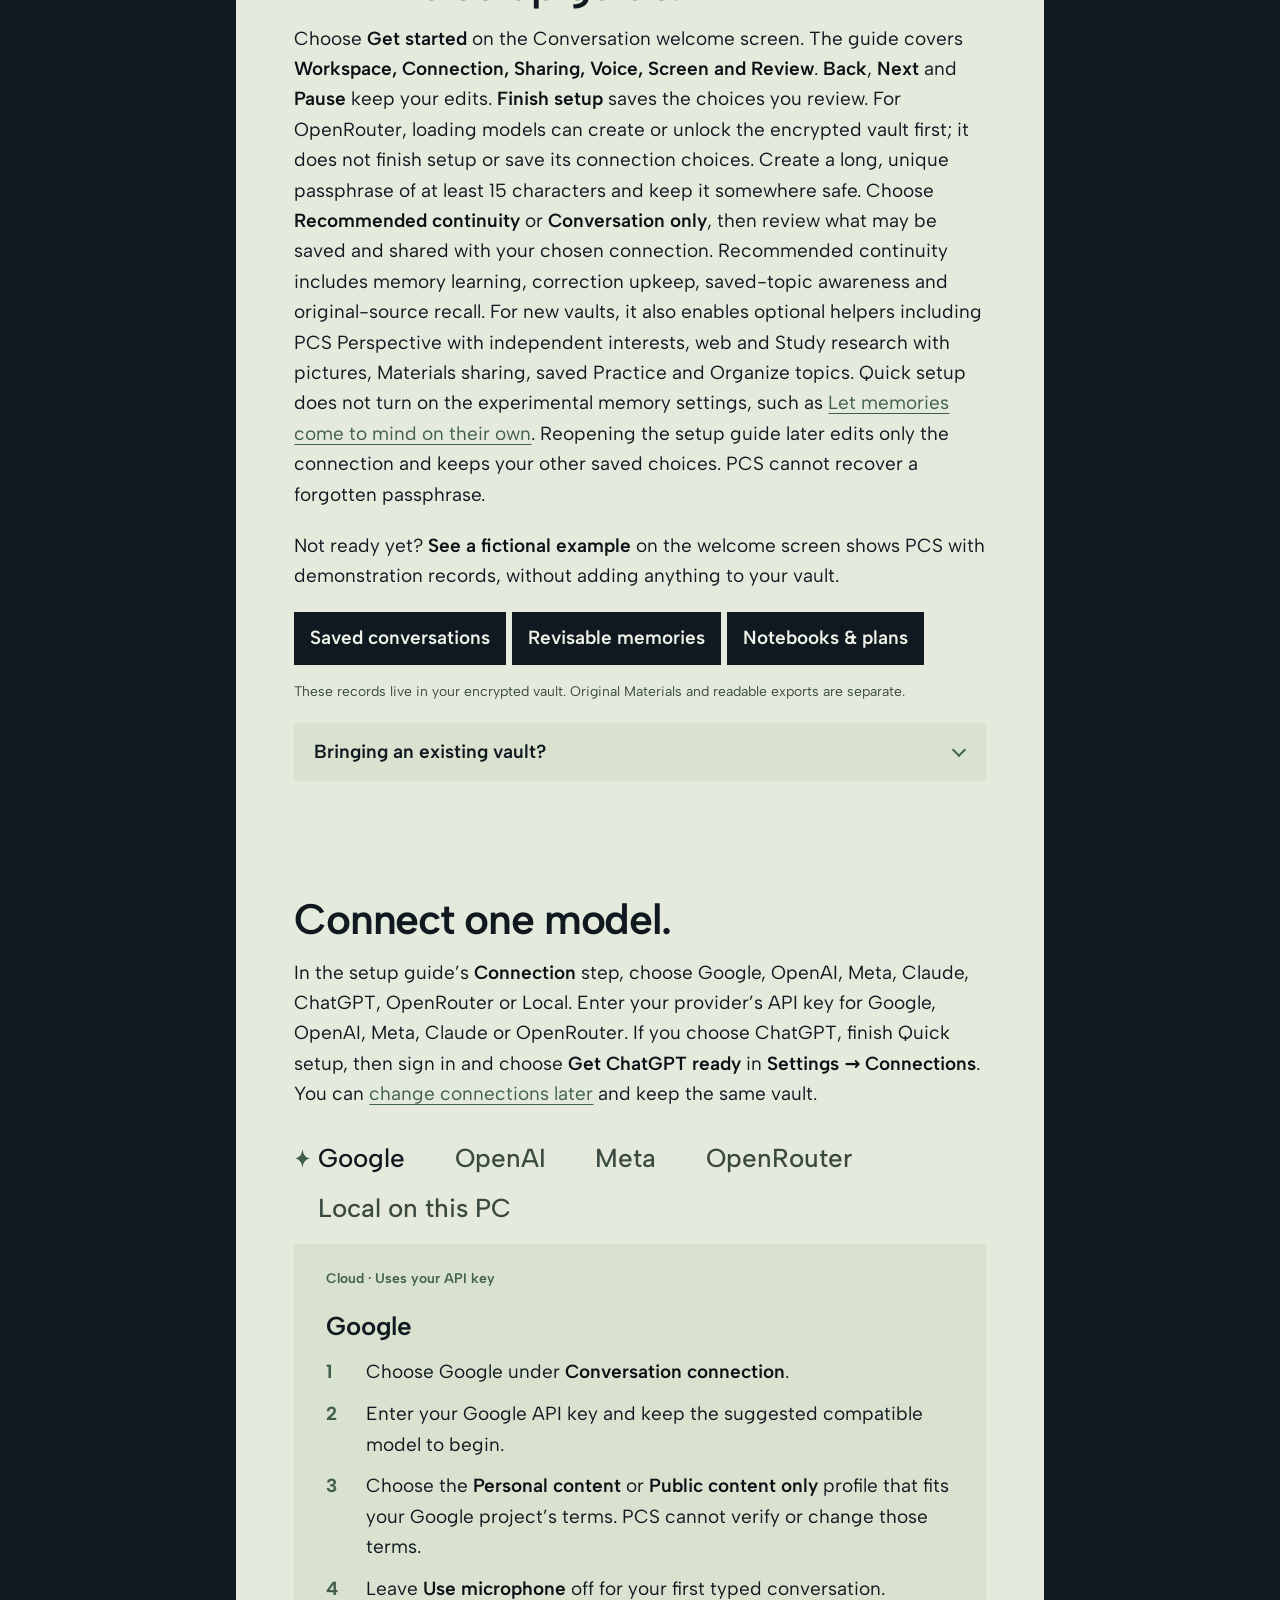
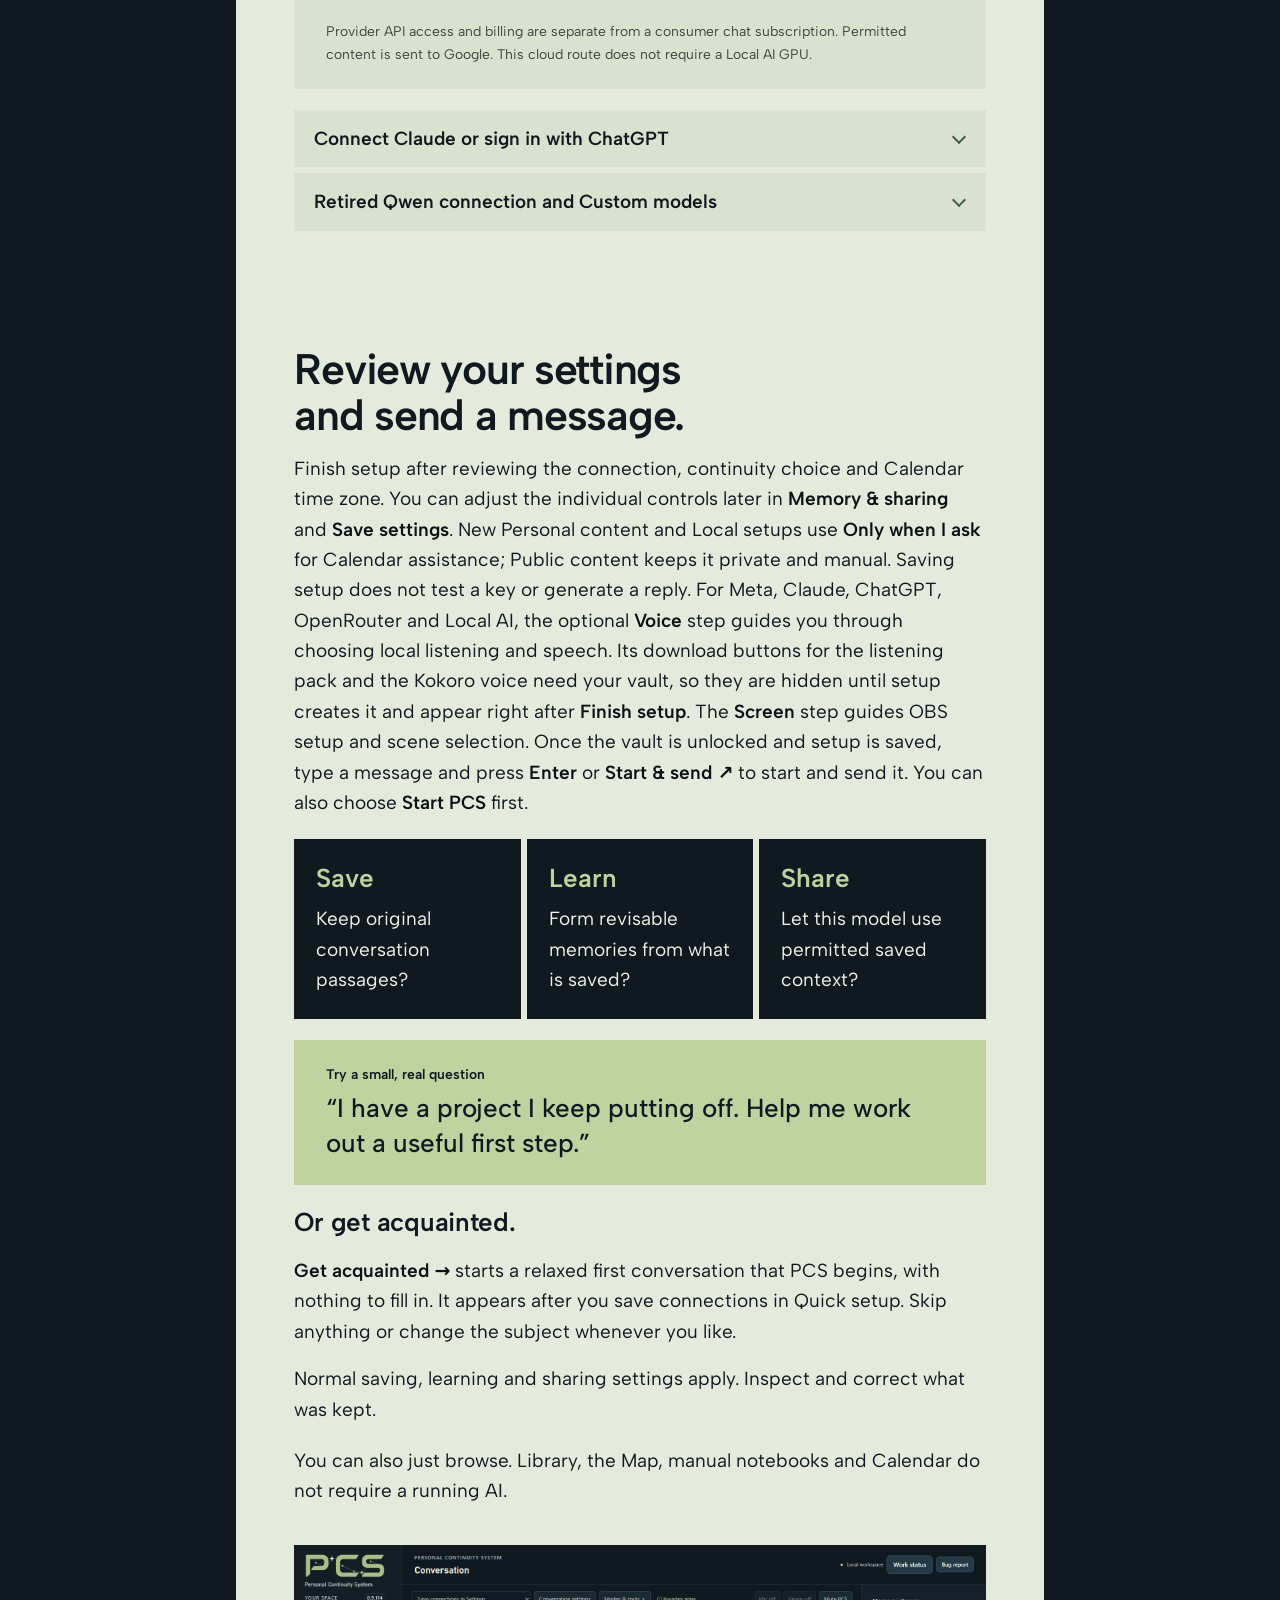
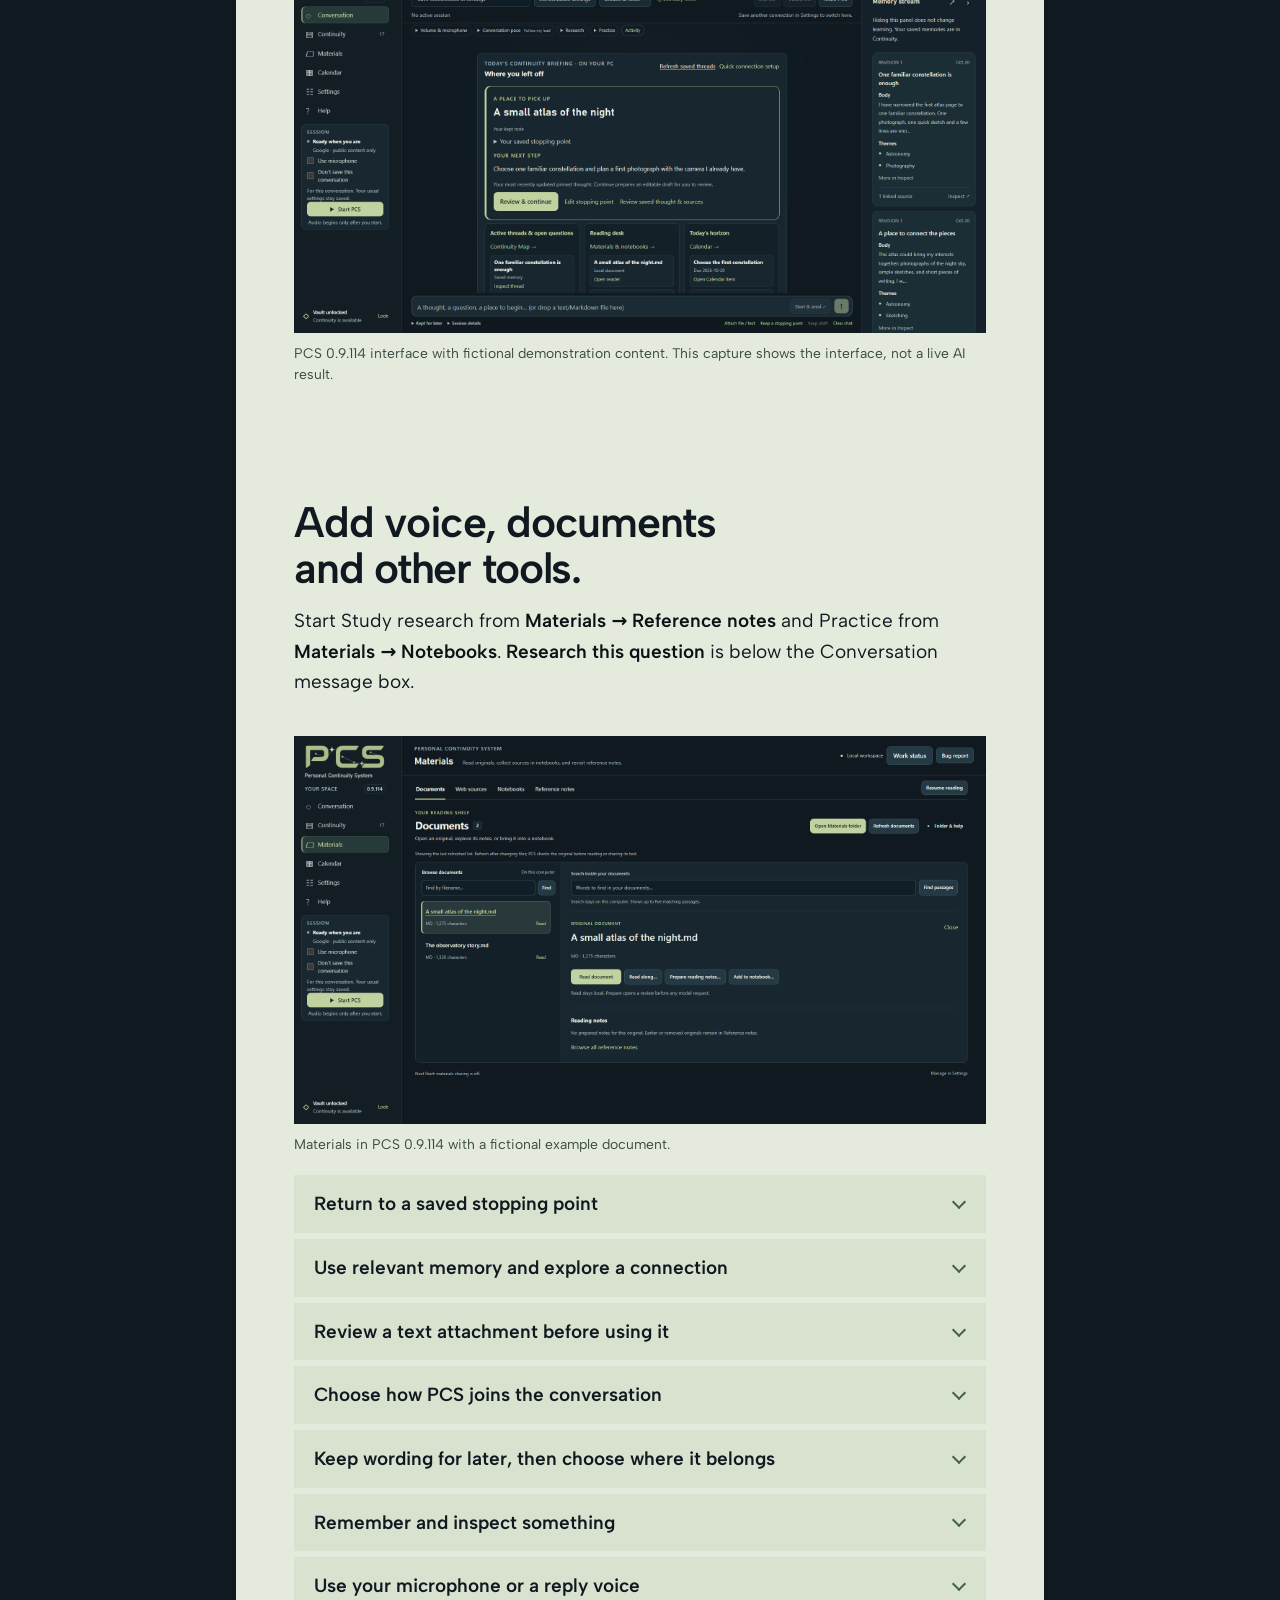
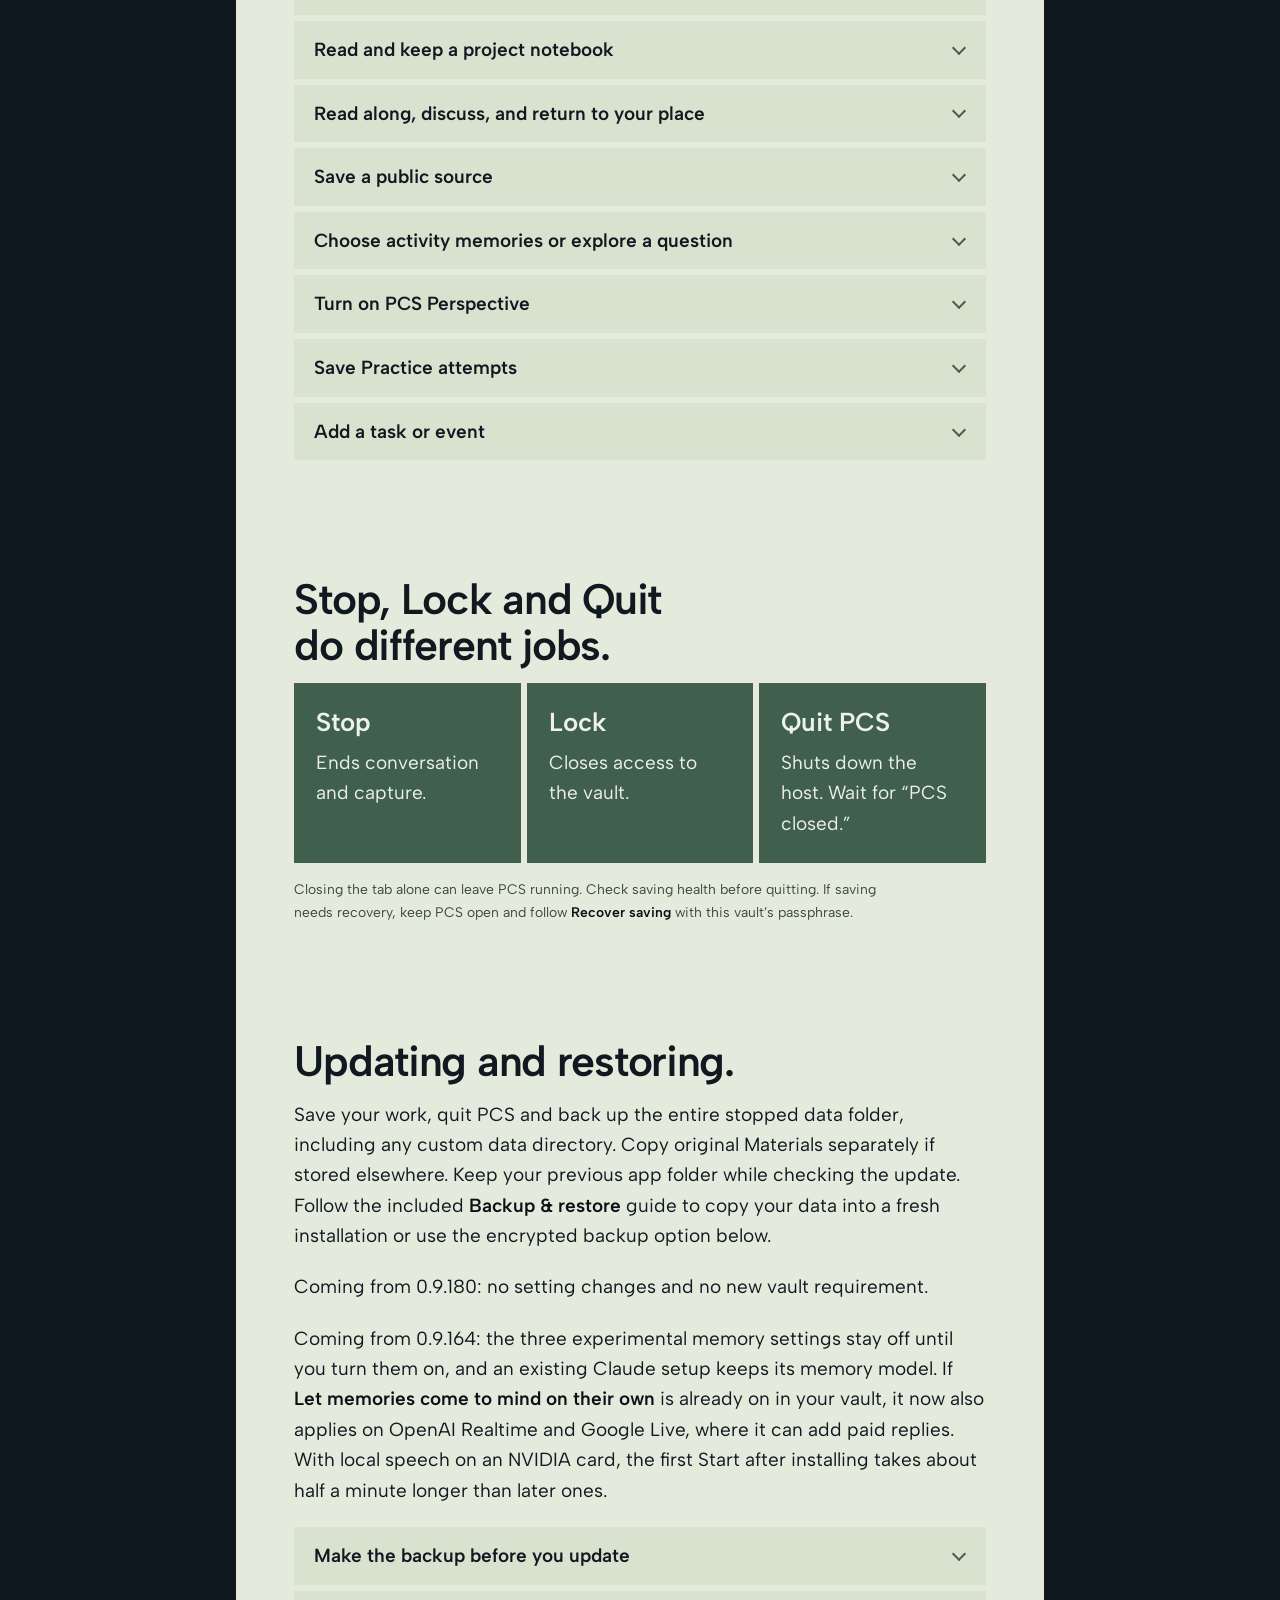
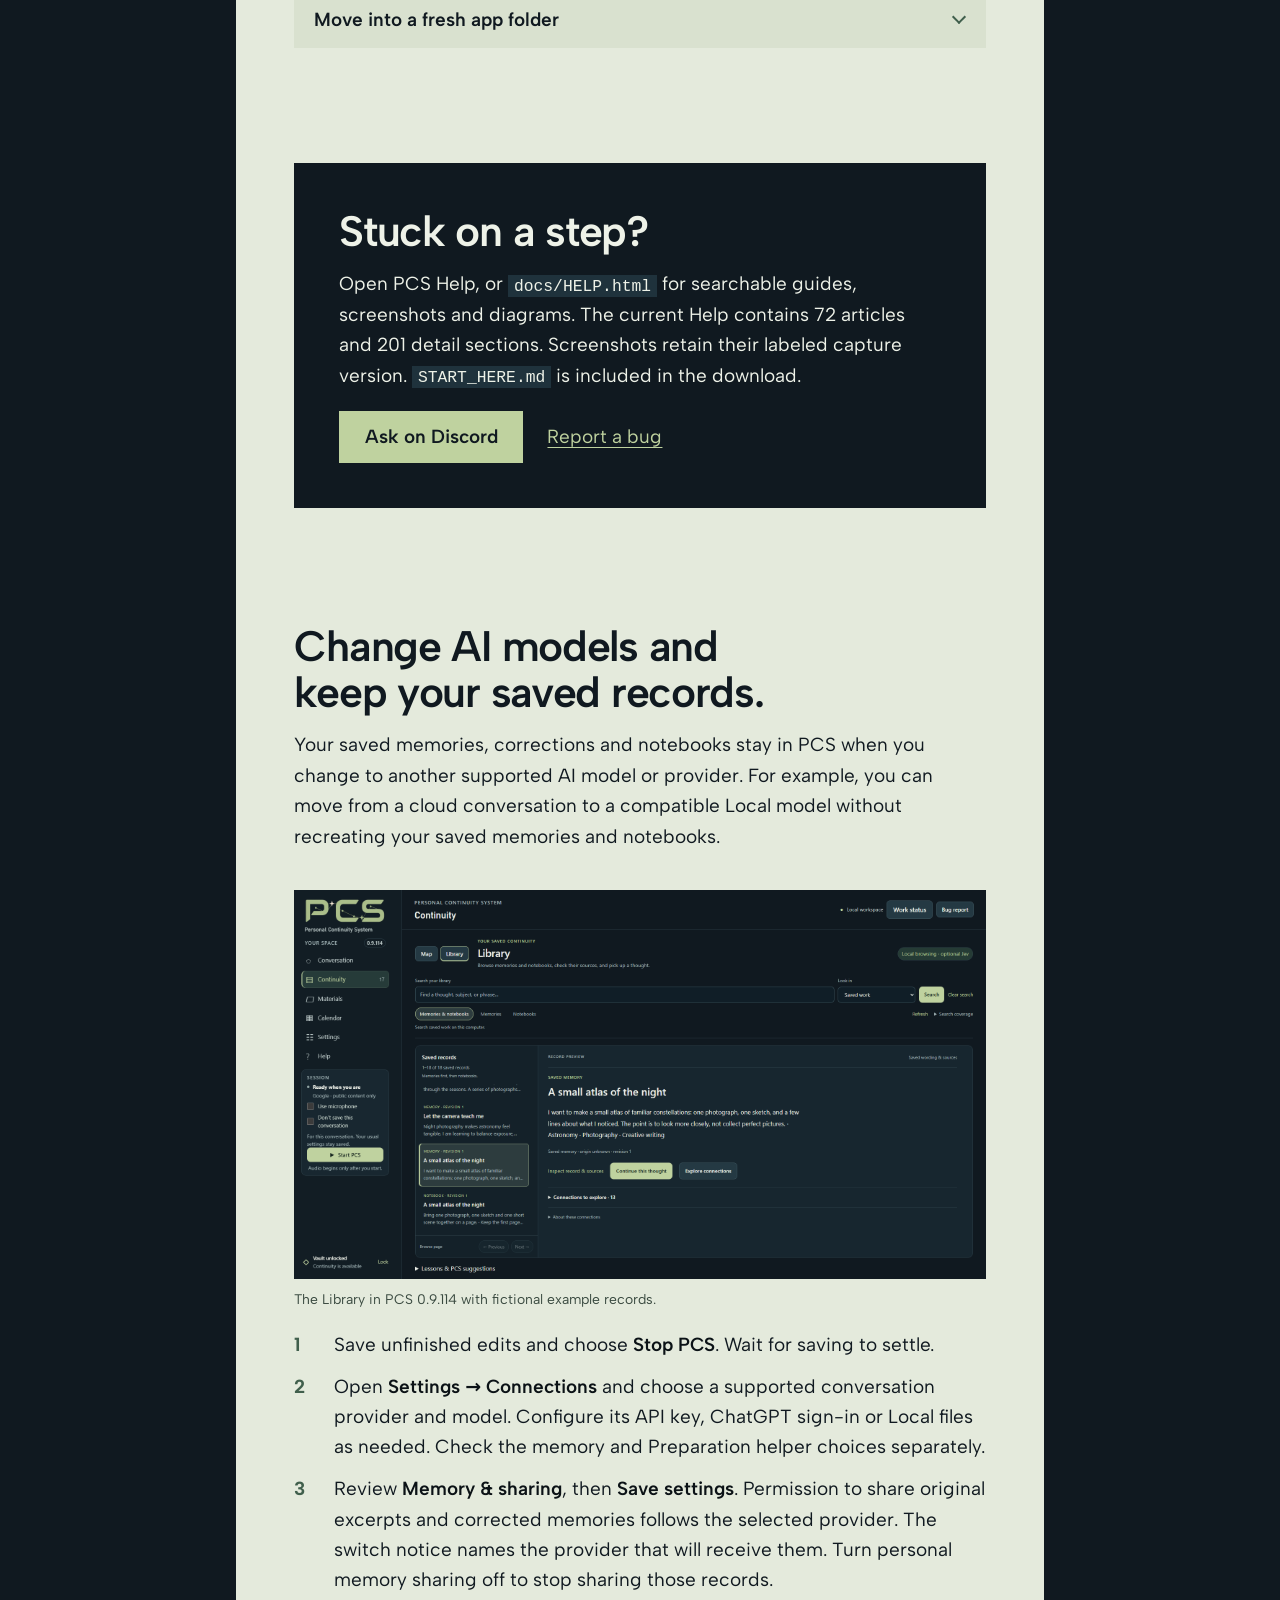
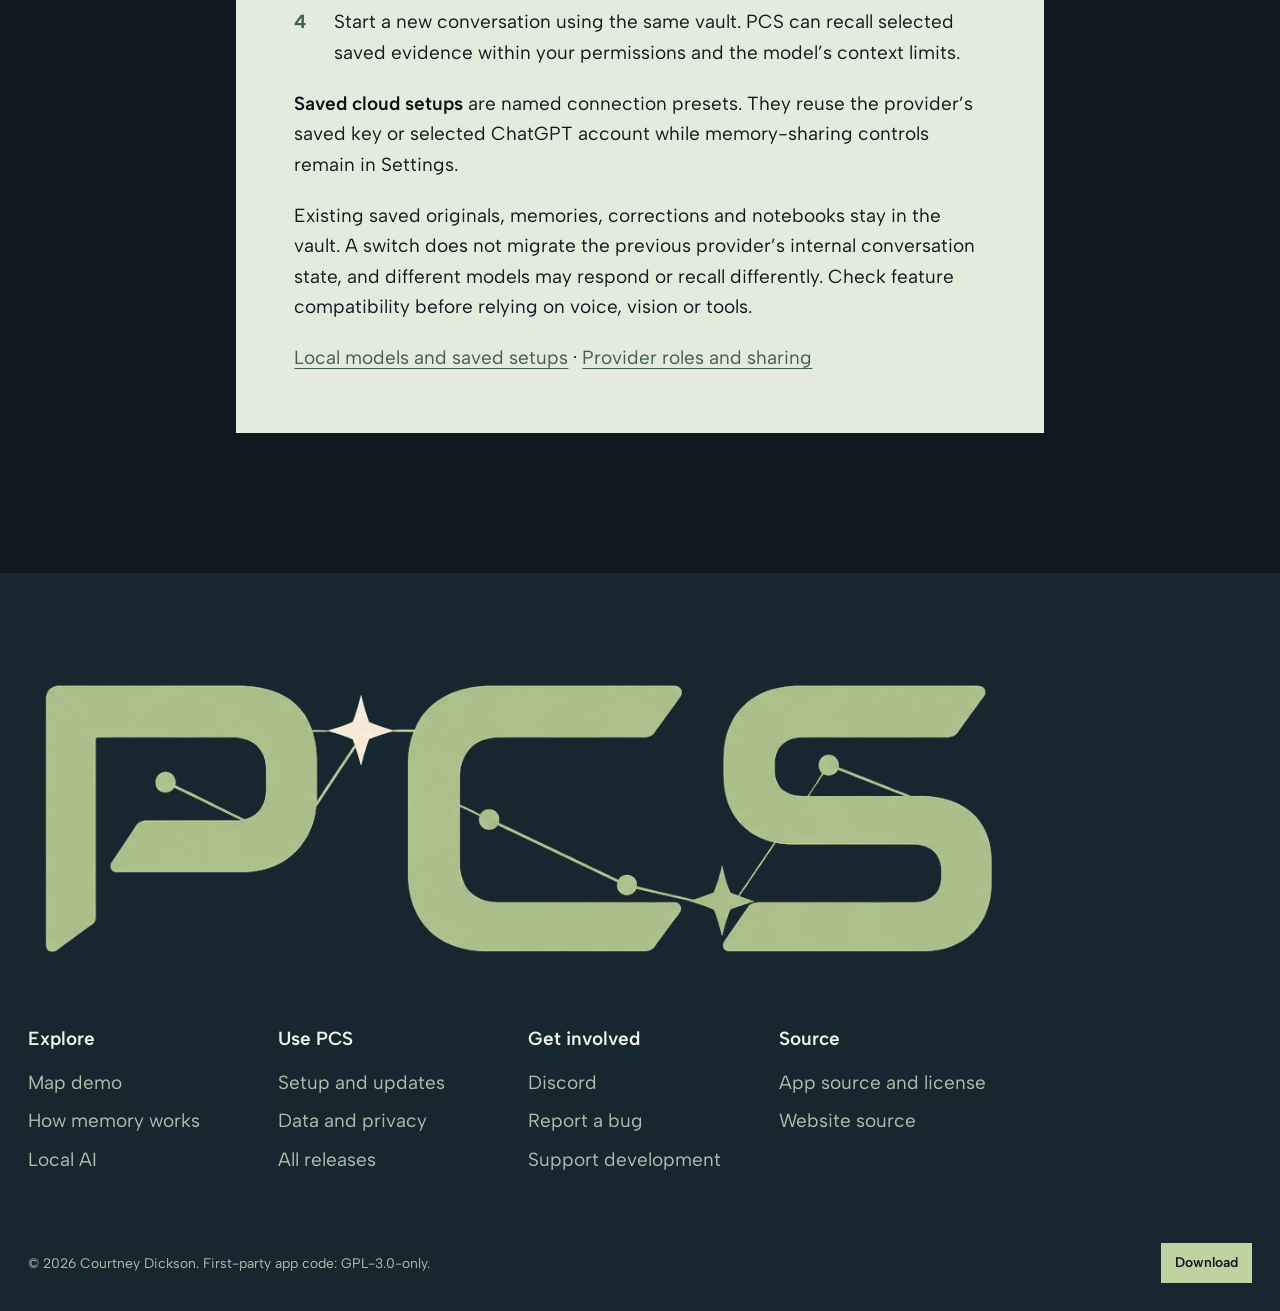
<file: getting-started.html>
<!doctype html>
<html lang="en"><head><meta charset="utf-8"><meta name="viewport" content="width=device-width, initial-scale=1">
<title>Get started with PCS 0.9.181 on Windows</title><meta name="description" content="Download PCS, choose an AI connection, and send your first typed message. Setup instructions for Windows, including backups and updates."><meta name="theme-color" content="#101920">
<link rel="canonical" href="https://pcs-personalcontinuitysystem.github.io/PCS-site/getting-started.html"><link rel="icon" type="image/svg+xml" href="assets/pcs-star.svg">
<meta property="og:type" content="website"><meta property="og:site_name" content="PCS"><meta property="og:title" content="Get started with PCS 0.9.181 on Windows"><meta property="og:description" content="Download PCS, choose an AI connection, and send your first typed message. Setup instructions for Windows, including backups and updates."><meta property="og:url" content="https://pcs-personalcontinuitysystem.github.io/PCS-site/getting-started.html"><meta property="og:image" content="https://pcs-personalcontinuitysystem.github.io/PCS-site/assets/social-preview-plain.png?v=20261021-sage-r2"><meta property="og:image:alt" content="PCS — A new AI shouldn’t mean starting over. Free for Windows."><meta name="twitter:card" content="summary_large_image">
<script type="application/ld+json">{"@context": "https://schema.org", "@type": "WebPage", "name": "Get started with PCS 0.9.181 on Windows", "description": "Download PCS, choose an AI connection, and send your first typed message. Setup instructions for Windows, including backups and updates.", "url": "https://pcs-personalcontinuitysystem.github.io/PCS-site/getting-started.html", "isPartOf": {"@type": "WebSite", "name": "PCS", "url": "https://pcs-personalcontinuitysystem.github.io/PCS-site/"}, "about": {"@type": "SoftwareApplication", "name": "PCS", "softwareVersion": "0.9.181", "url": "https://github.com/PCS-PersonalContinuitySystem/PCS/releases/tag/v0.9.181"}}</script><meta name="color-scheme" content="dark"><link rel="preload" href="assets/fonts/albert-sans-latin-wght.woff2" as="font" type="font/woff2" crossorigin><link rel="stylesheet" href="assets/atlas.css?v=20261118-0180"><link rel="stylesheet" href="assets/atlas-guides.css?v=20261021-atlas-2"><script>document.documentElement.classList.add('js')</script><script defer src="assets/atlas.js?v=20261116-0164"></script></head>
<body class="guide guide--start"><a class="skip-link" href="#main">Skip to content</a>
<header class="masthead">
  <div class="masthead__inner">
    <a class="masthead__brand" href="index.html"><img src="assets/pcs-wordmark-clear.webp" width="1110" height="345" alt="PCS home"></a>
    <button class="masthead__toggle" type="button" aria-expanded="false" aria-controls="site-nav">Menu</button>
    <nav class="masthead__nav" id="site-nav" aria-label="Main">
      <a href="continuity-map.html">Map demo</a>
      <a href="memory-control.html">Memory</a>
      <a href="local-ai.html">Local AI</a>
      <a href="data-and-privacy.html">Privacy</a>
      <a href="getting-started.html" aria-current="page">Setup</a>
      <a class="button button--small" href="index.html#download">Download</a>
    </nav>
  </div>
</header><main id="main"><section class="guide-intro guide-intro--start"><svg class="guide-intro__star" viewBox="0 0 200 260" aria-hidden="true" focusable="false"><path d="M100 0C112 83 136 114 200 130 136 146 112 177 100 260 88 177 64 146 0 130 64 114 88 83 100 0Z"/></svg><h1>Set up PCS on Windows.</h1><p class="lead">Download PCS, choose an AI connection, and send your first typed message. You can add voice and other tools later.</p><p class="guide-intro__note">This guide describes PCS 0.9.181 for Windows.</p><div class="start-jump"><a href="#download">Open PCS</a><a href="#vault">Your vault</a><a href="#connection">Connect</a><a href="#first-chat">Try it</a></div><p class="returning-user">Already using PCS? <a href="#upgrade">Go to updating and restoring</a></p></section>
<div class="article-layout article-layout--start"><aside class="toc" aria-label="On this page"><p>On this page</p><a href="#download">Download, extract, start</a><a href="#vault">Create your vault with the setup guide</a><a href="#connection">Connect one model</a><a href="#first-chat">Review your settings and send a message</a><a href="#features">Add voice, documents and other tools</a><a href="#finish">Stop, Lock and Quit do different jobs</a><a href="#upgrade">Updating and restoring</a><a href="#help">Stuck on a step?</a><a href="#switching">Change AI models and keep your saved records</a></aside><div class="start-content">
<section class="start-step" id="download"><div class="start-step-body"><h2>Download, extract, start.</h2><div class="step-two-column"><div><p>Use the complete <strong>Windows ZIP</strong>. Extract it into a fresh writable folder, then open <strong>Start PCS.exe</strong>.</p><p class="muted">First launch prepares the bundled Python and ordinary dependencies offline. You do not need a separate Python installation. Tests, developer documents and build tools are in the matching Source ZIP. <code>support\start.ps1 -Verify</code> checks an installation offline. Optional AI models and speech packs are separate downloads.</p><a class="button" href="https://github.com/PCS-PersonalContinuitySystem/PCS/releases/download/v0.9.181/PCS-0.9.181-Windows-x64.zip">Download PCS 0.9.181 for Windows</a></div><div class="setup-note"><strong>Keep the whole folder together.</strong><p>Do not move just the launcher. GitHub’s automatic “Source code” archive is not the Windows app.</p><a href="https://github.com/PCS-PersonalContinuitySystem/PCS/releases/download/v0.9.181/PCS-0.9.181-SHA256SUMS.txt">Check the download checksum</a></div></div><p class="small-note">Linux and Mac use earlier experimental builds: <a href="https://github.com/PCS-PersonalContinuitySystem/PCS/releases/download/v0.9.114/PCS-0.9.115-Linux-x64-Experimental.tar.gz">Linux x64 0.9.115</a> and <a href="https://github.com/PCS-PersonalContinuitySystem/PCS/releases/download/v0.9.114/PCS-0.9.114-macOS-arm64-Experimental-1.zip">macOS Apple silicon 0.9.114 Experimental 1</a>. These are archived experiments, not 0.9.181 ports. Follow their included setup instructions; their features and verification differ from the current Windows package. <a href="local-ai.html#previews">Read the platform limits</a>.</p></div></section>
<section class="start-step" id="vault"><div class="start-step-body"><h2>Create your vault with the setup guide.</h2><p>Choose <strong>Get started</strong> on the Conversation welcome screen. The guide covers <strong>Workspace, Connection, Sharing, Voice, Screen and Review</strong>. <strong>Back</strong>, <strong>Next</strong> and <strong>Pause</strong> keep your edits. <strong>Finish setup</strong> saves the choices you review. For OpenRouter, loading models can create or unlock the encrypted vault first; it does not finish setup or save its connection choices. Create a long, unique passphrase of at least 15 characters and keep it somewhere safe. Choose <strong>Recommended continuity</strong> or <strong>Conversation only</strong>, then review what may be saved and shared with your chosen connection. Recommended continuity includes memory learning, correction upkeep, saved-topic awareness and original-source recall. For new vaults, it also enables optional helpers including PCS Perspective with independent interests, web and Study research with pictures, Materials sharing, saved Practice and Organize topics. Quick setup does not turn on the experimental memory settings, such as <a href="memory-control.html#arriving-memory">Let memories come to mind on their own</a>. Reopening the setup guide later edits only the connection and keeps your other saved choices. PCS cannot recover a forgotten passphrase.</p><p>Not ready yet? <strong>See a fictional example</strong> on the welcome screen shows PCS with demonstration records, without adding anything to your vault.</p><div class="vault-facts"><span>Saved conversations</span><span>Revisable memories</span><span>Notebooks &amp; plans</span></div><p class="small-note">These records live in your encrypted vault. Original Materials and readable exports are separate.</p><details class="setup-detail"><summary>Bringing an existing vault?</summary><p>Restore your encrypted backup into the empty installation <strong>before creating a new vault</strong>, from <strong>Vault options &amp; restoring a backup</strong> in the first setup step. A fresh app folder does not automatically find your old data. Follow <a href="#upgrade">Updating and restoring</a> below.</p></details></div></section>
<section class="start-step" id="connection"><div class="start-step-body"><h2>Connect one model.</h2><p>In the setup guide’s <strong>Connection</strong> step, choose Google, OpenAI, Meta, Claude, ChatGPT, OpenRouter or Local. Enter your provider’s API key for Google, OpenAI, Meta, Claude or OpenRouter. If you choose ChatGPT, finish Quick setup, then sign in and choose <strong>Get ChatGPT ready</strong> in <strong>Settings → Connections</strong>. You can <a href="#switching">change connections later</a> and keep the same vault.</p><div class="connection-chooser" data-tabs><div class="connection-tabs" role="tablist" aria-label="Connection setup"><button type="button" role="tab" id="setup-google-tab" aria-selected="true" aria-controls="setup-google">Google</button><button type="button" role="tab" id="setup-openai-tab" aria-selected="false" aria-controls="setup-openai">OpenAI</button><button type="button" role="tab" id="setup-meta-tab" aria-selected="false" aria-controls="setup-meta">Meta</button><button type="button" role="tab" id="setup-openrouter-tab" aria-selected="false" aria-controls="setup-openrouter">OpenRouter</button><button type="button" role="tab" id="setup-local-tab" aria-selected="false" aria-controls="setup-local">Local on this PC</button></div>
<section id="setup-google" role="tabpanel" aria-labelledby="setup-google-tab"><div><span class="route-label">Cloud · Uses your API key</span><h3>Google</h3><ol><li>Choose Google under <strong>Conversation connection</strong>.</li><li>Enter your Google API key and keep the suggested compatible model to begin.</li><li>Choose the <strong>Personal content</strong> or <strong>Public content only</strong> profile that fits your Google project’s terms. PCS cannot verify or change those terms.</li><li>Leave <strong>Use microphone</strong> off for your first typed conversation.</li></ol></div><p class="route-note">Provider API access and billing are separate from a consumer chat subscription. Permitted content is sent to Google. This cloud route does not require a Local AI GPU.</p></section>
<section id="setup-openai" role="tabpanel" aria-labelledby="setup-openai-tab"><div><span class="route-label">Cloud · Uses your API key</span><h3>OpenAI</h3><ol><li>Choose OpenAI under <strong>Conversation connection</strong>.</li><li>Enter your OpenAI API key and keep the suggested compatible model to begin.</li><li>Leave <strong>Use microphone</strong> off for your first typed conversation.</li></ol></div><p class="route-note">A ChatGPT subscription does not itself provide API access or credits. Permitted content is sent to OpenAI. New OpenAI setups default to Balanced turn-taking; existing saved choices stay as they are. This cloud route does not require a Local AI GPU.</p></section>
<section id="setup-meta" role="tabpanel" aria-labelledby="setup-meta-tab"><div><span class="route-label">Cloud · Uses your API key</span><h3>Meta</h3><ol><li>Choose Meta under <strong>Conversation connection</strong>.</li><li>Enter your Meta API key and keep the suggested compatible Standard model to begin.</li><li>Leave <strong>Use microphone</strong> off for your first typed conversation.</li></ol></div><p class="route-note">Typed Meta needs no local language model, speech pack or Local AI GPU. Permitted text goes to Meta. Optional microphone input uses a local listening pack; Windows, Kokoro or the selected matching Kitten pack speaks replies. This is not native Meta speech-to-speech. Model access and API charges depend on your account.</p></section>
<section id="setup-openrouter" role="tabpanel" aria-labelledby="setup-openrouter-tab"><div><span class="route-label">Cloud · Your key and explicit model choice</span><h3>OpenRouter</h3><ol><li>Choose <strong>OpenRouter</strong> in Quick setup and enter its API key. Choose whether to remember it in the encrypted vault.</li><li>Choose <strong>Load models</strong> or <strong>Refresh models</strong>. If locked, <strong>Create or unlock vault &amp; load models</strong> uses the passphrase from Workspace. The public catalogue request sends no API key, conversation or vault contents and generates no reply.</li><li>Deliberately choose <strong>Models with text and tool support</strong>, or enter the <strong>Exact OpenRouter model ID</strong>. No model is selected automatically. <strong>Free models only</strong> and <strong>Image-capable models only</strong> filter the list without changing an existing selection.</li><li>Review Sharing, optional Voice and Screen, then the exact model in Review and choose <strong>Finish setup</strong>. Finish checks the listed model’s tool support and, with Vision on, image support. This does not test the key or generate a reply.</li></ol></div><p class="route-note">OpenRouter and its selected upstream provider receive approved text, context and images under their terms. One OpenRouter key can cover conversation, memory, corrections and recall, preparation, notebooks, Practice, Calendar, PCS Perspective, web research and Wikipedia Study within the selected model’s capabilities and your permissions. Memory and Preparation can follow this connection; another provider is not required. Optional helper overrides remain explicit. Small open models did not perform memory work in release testing; choose a separate Memory model. Quick setup saves <code>anthropic/claude-haiku-5.5</code> when no Memory model is set; for an existing blank setting, choose <strong>Use recommended</strong> in Settings. Free-model availability and usage limits vary; paid models and web-search plugin requests can charge credits, including search with free-model inference. PCS does not silently switch models or providers after a failure.</p></section>
<section id="setup-local" role="tabpanel" aria-labelledby="setup-local-tab"><div><span class="route-label">Windows CUDA · Compatible NVIDIA GPU required</span><h3>Local</h3><ol><li>Choose <strong>Local on this PC</strong>.</li><li>Open <strong>Local model &amp; files</strong>. For the guided route, choose Gemma 4 12B and its matching runtime.</li><li>Use <strong>Download to folder…</strong> or <strong>Use existing files…</strong>, then wait for verification.</li></ol></div><p class="route-note">The established Local route needs a compatible NVIDIA GPU. Model size, context, vision and GPU speech affect its memory requirements; no single verified memory minimum covers every setup. Keep model files outside the app folder. Typed Local needs no cloud AI key or speech pack. <a href="local-ai.html">Model, hardware and voice details</a></p></section>
</div><details class="setup-detail"><summary>Connect Claude or sign in with ChatGPT</summary><p>Enter your Claude Console API key in Quick setup. With <strong>Recommended continuity</strong>, a new Claude setup uses Haiku 5.5 for memory and keeps your chosen model for conversation; change it under <strong>Settings → Connections → Memory</strong>. Existing Claude setups keep their memory model. <a href="memory-control.html#claude-memory-model">Why a separate memory model</a>. For ChatGPT, choose <strong>Sign in with ChatGPT</strong> in <strong>Settings → Connections</strong> after finishing Quick setup. Approve access in the browser, return to PCS and choose <strong>Get ChatGPT ready</strong>. Each newly opened PCS page needs this step.</p><p>ChatGPT sign-in uses an eligible account and its available models within account limits. It does not import ChatGPT history or silently switch to OpenAI API billing. Claude API access is separate from a Claude chat subscription.</p><p>Both support typed conversation, permitted PCS tools, personal memory, picture sharing through Vision, web lookup, Wikipedia Study and optional local listening and speech. In <strong>Memory &amp; sharing</strong>, choose <strong>Follow conversation</strong> or select Claude or ChatGPT explicitly for learning, Remember requests and recall. Preparation, notebook drafts and PCS Perspective can also use the selected Claude or ChatGPT model. Neither connection maintains PCS’s cloud embedding index; word/navigation recall and the separately configured local semantic index remain available. What works depends on the selected model, account and sharing settings.</p></details><details class="setup-detail"><summary>Retired Qwen connection and Custom models</summary><p>The direct experimental Alibaba Qwen connection is retired. Existing saved evidence remains readable; replace a saved direct-Qwen connection explicitly before starting. Qwen-family models in the OpenRouter catalogue are separate model choices using OpenRouter.</p><p><a href="local-ai.html#start">Custom GGUF setups</a> remain experimental and need compatibility checks. A successful short check does not establish long-session stability.</p></details></div></section>
<section class="start-step" id="first-chat"><div class="start-step-body"><h2>Review your settings and send a message.</h2><p>Finish setup after reviewing the connection, continuity choice and Calendar time zone. You can adjust the individual controls later in <strong>Memory &amp; sharing</strong> and <strong>Save settings</strong>. New Personal content and Local setups use <strong>Only when I ask</strong> for Calendar assistance; Public content keeps it private and manual. Saving setup does not test a key or generate a reply. For Meta, Claude, ChatGPT, OpenRouter and Local AI, the optional <strong>Voice</strong> step guides you through choosing local listening and speech. Its download buttons for the listening pack and the Kokoro voice need your vault, so they are hidden until setup creates it and appear right after <strong>Finish setup</strong>. The <strong>Screen</strong> step guides OBS setup and scene selection. Once the vault is unlocked and setup is saved, type a message and press <strong>Enter</strong> or <strong>Start &amp; send ↗</strong> to start and send it. You can also choose <strong>Start PCS</strong> first.</p><div class="permission-cards"><div><span>Save</span><p>Keep original conversation passages?</p></div><div><span>Learn</span><p>Form revisable memories from what is saved?</p></div><div><span>Share</span><p>Let this model use permitted saved context?</p></div></div><div class="first-prompt"><span>Try a small, real question</span><p>“I have a project I keep putting off. Help me work out a useful first step.”</p></div><div id="introduction"><h3>Or get acquainted.</h3><p><strong>Get acquainted →</strong> starts a relaxed first conversation that PCS begins, with nothing to fill in. It appears after you save connections in Quick setup. Skip anything or change the subject whenever you like.</p><p>Normal saving, learning and sharing settings apply. Inspect and correct what was kept.</p></div><p>You can also just browse. Library, the Map, manual notebooks and Calendar do not require a running AI.</p><figure><a data-image-preview href="screenshots/pcs-conversation-0114.png"><img src="screenshots/pcs-conversation-0114.png" width="1920" height="1080" loading="lazy" alt="PCS 0.9.114 Conversation showing a pinned fictional atlas stopping point and next step."></a><figcaption class="small-note">PCS 0.9.114 interface with fictional demonstration content. This capture shows the interface, not a live AI result.</figcaption></figure></div></section>
<section class="start-next" id="features"><h2>Add voice, documents and other tools.</h2><p>Start Study research from <strong>Materials → Reference notes</strong> and Practice from <strong>Materials → Notebooks</strong>. <strong>Research this question</strong> is below the Conversation message box.</p><figure><a data-image-preview href="screenshots/pcs-materials-0114.png"><img src="screenshots/pcs-materials-0114.png" width="1920" height="1080" loading="lazy" alt="PCS 0.9.114 Materials: the Documents shelf with an original document open and its reading notes."></a><figcaption>Materials in PCS 0.9.114 with a fictional example document.</figcaption></figure><div class="setup-accordions">
<details id="briefing"><summary>Return to a saved stopping point</summary><p>With the vault unlocked, choose <strong>Load saved threads</strong> on the welcome screen to check saved threads, open Kept-for-later notes, local Materials and upcoming open Calendar plans. This is a local check, not an AI request. Choose a Calendar time zone to see upcoming plans.</p><p>Open a thread, reader or Calendar item to inspect it. Your most recently updated pinned open thought appears first, or a recent open kept thought when none is pinned. Expand its wording, sources and warnings, then choose <strong>Review &amp; continue</strong>. PCS prepares an editable draft with your stopping point and next step, while protecting an existing unsent draft. Sending remains your choice. Load again when you want current results.</p></details>
<details><summary>Use relevant memory and explore a connection</summary><p>With personal-memory sharing enabled, Local can check saved context for a question about you or an earlier project without a separate “use memory” command. The optional <strong>Help notice relevant memories in conversation</strong> setting is separate from that check; it is also included in the setup guide’s reviewed Recommended continuity choice. <a href="memory-control.html#memory-hints">See the choices and connection differences</a>. The experimental <strong>Let memories come to mind on their own</strong> is off unless you turn it on; it can give the model related memories as you talk. <a href="memory-control.html#arriving-memory">How memory reaches a conversation</a>.</p><p>The Map opens on <strong>All links</strong>. Themes come from saved labels and repeated wording; in Local memory, each saved observation counts, and the people, places and projects it names become linked themes. Follow a theme into Focus, use <strong>Compare with…</strong> to explore a route, or try <strong>Discover a connection</strong>. Inspect its supporting records in the side panel and leave your own connection note or landmark. Filters and coverage are under <strong>Map settings</strong>; saved views and connection notes are under <strong>Views &amp; notes</strong>. A kept thought can <strong>Explore in Map</strong> with a temporary reminder of its title and next step. The separate <a href="memory-control.html#jev-exploration">Jev Library exploration trial</a> requires review before sharing saved excerpts with TypeSafe.</p></details>
<details id="text-attachments"><summary>Review a text attachment before using it</summary><p>Attach or drop a UTF-8 <strong>.txt</strong> or <strong>.md</strong> file into Conversation. Review the complete text, then place it in an empty chat draft, open a Keep review, or choose <strong>Save reviewed text in Materials</strong>. Review alone does not send it to a provider.</p><p>The attachment limit is <strong>480,000 bytes and 120,000 characters</strong>. Chat and Keep have smaller limits; an action that cannot fit leaves the attachment intact rather than shortening it. HTML and other document types belong in the ordinary Materials workflow below.</p><p>Saving in Materials requires PCS to be stopped and writes the exact text as an ordinary, <strong>unencrypted local file outside the vault</strong>. It needs a separate backup. An identical retry reuses the copy; another file is not overwritten. Web source drafts and previews remain separate.</p></details>
<details id="pace"><summary>Choose how PCS joins the conversation</summary><p>Before Start, choose a Conversation pace: <strong>Follow my lead</strong>, <strong>Think with me</strong> or <strong>Take the lead</strong>. Wait for confirmation that your starting pace was saved; use <strong>Quiet for now</strong> or <strong>Stay here</strong> during a conversation to pause optional suggestions or keep the current direction. With Don’t save selected, the pace choice stays in this page.</p><p>The default <strong>Companion direction</strong> gives PCS opinions, tastes and dry humor without inventing a human life story. Recognized factory wording can update; custom directions stay as written. Conversation initiative, pace and PCS Perspective choices remain separate.</p><p>Local also offers <strong>Allow brief quiet-moment openings in Local</strong>. It is off by default and is not restored from saved Settings. Explicitly choose it with <strong>Take the lead</strong> before Start. Openings require a focused, quiet Conversation page and stop when you type, leave, choose Quiet or Stay here, or Stop. The option can add a Local request before a reply. <a href="local-ai.html#pace">Read the limits and setup</a></p></details>
<details id="keep"><summary>Keep wording for later, then choose where it belongs</summary><p>Use <strong>Keep a stopping point</strong> below the composer to title and write where you stopped. Add an optional next step and pin the thought for your return. You can also use <strong>Keep wording for later</strong> on supported saved records and messages. Review the complete wording, title and recorded author. Keeping a quotation does not turn it into your own belief or automatically share it with a model.</p><p>The encrypted <strong>Kept for later</strong> shelf holds up to 128 items. Edit your own note, mark it resolved, reopen it or delete it. Saved quotations keep their wording and authorship; your next step stays separate. <strong>Continue</strong> places the complete, labeled wording in an empty conversation draft for review; it does not send it. <strong>Add quoted thought…</strong> can place a separate quotation in an existing notebook’s general notes or a lesson, or a new Calendar task, goal or event. Write your framing separately, inspect the preview, then save.</p><p>If the save result is uncertain, use <strong>Check unconfirmed addition</strong> before trying again. Removing a shelf item leaves an already-saved quotation in its destination; remove that quotation there. Quoted contributions remain separate from ordinary model-facing note text.</p></details>
<details><summary>Remember and inspect something</summary><p>Enable saving and learning, then inspect the result in <strong>Continuity → Library</strong>. Open its sources and correct an interpretation if it misses your meaning. Use <strong>Settled, links &amp; lessons</strong> to mark an exact revision as your current view, connect how ideas developed, or keep a named lesson with its story and supporting memories. Library search includes separate <strong>My Map notes</strong> and <strong>Practice history</strong> scopes, with coverage limits shown. Use <strong>Saving &amp; memory health</strong> to check pending work. <a href="memory-control.html">Follow the memory workflow</a></p></details><details><summary>Use your microphone or a reply voice</summary><p>Review the selected provider’s audio settings, enable <strong>Use microphone</strong>, Start, and allow browser access. For Local, Meta, Claude, ChatGPT or OpenRouter, select a listening pack and reply engine under <strong>Settings → Optional tools → Local listening &amp; voice</strong>. A spoken turn can run to 60 seconds and ends after 1.5 seconds of silence. <a href="local-ai.html#voice">Local voice choices</a></p></details><details><summary>Read and keep a project notebook</summary><p>In <strong>Documents</strong>, open the Materials folder and add a supported PDF, EPUB, Office, OpenDocument, RTF, subtitle, HTML or common text/code file. Refresh while stopped and inspect its extraction coverage; scans need OCR elsewhere. Read manually, or review the provider and source scope before preparing notes. <strong>Prepare book</strong> works through an approved bounded sequence, saving a checkpoint after each portion. <strong>Resume preparation</strong> reviews the remaining scope. Local portions can use up to 80,000 source characters when the complete request fits. Search saved notes by topic and inspect coverage or extraction omissions. Keep questions and next steps in a notebook.</p></details><details><summary>Read along, discuss, and return to your place</summary><p>Choose a readable PDF or saved Web source, then <strong>Read along</strong>. An available local browser/OS voice speaks the extracted text and pauses at section boundaries. <strong>Discuss what we read</strong> prepares a recent passage and question for review before sending; <strong>Return to reading</strong> resumes the paused source.</p><p><strong>Save bookmark</strong> keeps an encrypted position tied to that extraction. <strong>Materials → Documents → Resume reading</strong> also lets you review and remove old positions when the original changed or disappeared. Reading alone does not form memories or send the source to an AI.</p></details><details><summary>Save a public source</summary><p>Use <strong>Materials → Web sources</strong>, or <strong>Read / save source</strong> beside a research citation. Explicit capture supports readable public pages, PDF/EPUB, RSS/Atom and selected GitHub, MediaWiki and Stack Exchange responses. Review the available text and coverage before saving. Sign-ins and script-rendered pages remain outside static capture.</p><p>A saved source is a retained snapshot. <strong>Preview updated version</strong> keeps its reader and history link; review and save the new snapshot separately. Local AI does not turn on downloads automatically.</p><p><a class="text-link" data-image-preview href="screenshots/pcs-materials-0114.png">See Materials and source coverage</a></p></details><details><summary>Choose activity memories or explore a question</summary><p>Open <strong>Activity</strong> to set details manually or review which saved memories may be used in that scope. For spoiler-limited stories, inspect complete current memories before approving them. Changed activity settings and saved accounts need fresh review; some changes apply in a fresh conversation. Enabled public research has its own permission and needs no extra activity approval. Spoiler avoidance is best effort.</p><p><strong>Automatically follow my current activity</strong> and its classification tools are removed. Ordinary saved-context sharing no longer waits for a model to classify the conversation; manual activity details, approvals and Conversation pace remain available.</p><p>The former <strong>Explore another perspective</strong> action has been removed from Activity. Use <a href="memory-control.html#perspective">PCS Perspective</a> instead.</p></details><details><summary>Turn on PCS Perspective</summary><p>PCS Perspective is an optional, separate space in your encrypted vault for PCS’s interests, interpretations and open questions. <strong>Recommended continuity</strong> enables it with independent interests for new vaults. Open <strong>PCS Perspective</strong> beside Activity and review <strong>Enable PCS Perspective</strong>, <strong>Allow independent interests</strong> and <strong>Allow thinking pauses with microphone input off</strong>, then <strong>Save choices</strong>. Inspect wording, evidence references, uncertainty, model authorship, revision history and its separate Map.</p><p>Background thinking keeps enabled microphone input on, including when you invite PCS to think it over. <strong>Explore now</strong> offers a focused pause with input off; choose <strong>Return to conversation</strong> to interrupt it. Each step thinks first, then files its conclusion. A finished thought can join the next ordinary reply, at most four times an hour.</p><p>Exploration requires an eligible running saving conversation and uses the displayed Preparation model, including OpenRouter or matching Local. It can send recent saved conversation and saved perspectives to that model and make extra requests; relevant views may also reach the Conversation model. It does not independently browse the web or read Materials. These inspectable records do not establish subjective experience. <a href="memory-control.html#perspective">Perspective controls and sharing</a></p></details><details><summary>Save Practice attempts</summary><p>For <strong>saved Practice</strong>, create a <strong>Tutoring &amp; practice</strong> notebook with a lesson, enable <strong>Remember my practice</strong>, then use <strong>Materials → Notebooks</strong> after Start. Submit answers through the Practice card to keep those attempts. A correction that finishes after you edit again preserves the later draft. Recovered correction text is offered for manual copying into its original attempt after you inspect the saved assessment; PCS does not replay the save.</p></details><details><summary>Add a task or event</summary><p>Open Calendar to create a local task, goal or event. Check its time zone and saved result. Choose <strong>Only when I ask</strong> if you want AI changes limited to direct Calendar requests. Calendar has no external sync or reminder delivery.</p></details></div></section>
<section class="finish-section" id="finish"><h2>Stop, Lock and Quit do different jobs.</h2><div class="finish-grid"><div><b>Stop</b><p>Ends conversation and capture.</p></div><div><b>Lock</b><p>Closes access to the vault.</p></div><div><b>Quit PCS</b><p>Shuts down the host. Wait for “PCS closed.”</p></div></div><p class="small-note">Closing the tab alone can leave PCS running. Check saving health before quitting. If saving needs recovery, keep PCS open and follow <strong>Recover saving</strong> with this vault’s passphrase.</p></section>
<section class="start-next" id="upgrade"><h2>Updating and restoring.</h2><p>Save your work, quit PCS and back up the entire stopped data folder, including any custom data directory. Copy original Materials separately if stored elsewhere. Keep your previous app folder while checking the update. Follow the included <strong>Backup &amp; restore</strong> guide to copy your data into a fresh installation or use the encrypted backup option below.</p>
<p>Coming from 0.9.180: no setting changes and no new vault requirement.</p>
<p>Coming from 0.9.164: the three experimental memory settings stay off until you turn them on, and an existing Claude setup keeps its memory model. If <strong>Let memories come to mind on their own</strong> is already on in your vault, it now also applies on OpenAI Realtime and Google Live, where it can add paid replies. With local speech on an NVIDIA card, the first Start after installing takes about half a minute longer than later ones.</p><div class="setup-accordions"><details><summary>Make the backup before you update</summary><ol><li>Leave the vault unlocked, stop the conversation and let background work settle.</li><li>Open <strong>Settings → Privacy &amp; maintenance → Backup &amp; restore</strong>. Choose <strong>Save current backup…</strong> for a copy using the vault passphrase, or <strong>Create protected backup…</strong> for a separate backup passphrase. Choose the destination in Save As and wait for the confirmed save.</li><li>Copy original Materials separately; they are outside the vault.</li><li>Use <strong>Quit PCS</strong> and wait for <strong>PCS closed</strong>.</li></ol><p>A readable export is useful for reading; it is not a restorable encrypted vault backup. Prepared reading notes and retained Web sources are included in the vault backup; original local Materials files are not.</p><p>Optional automatic backups run while PCS is open, its browser page is connected, the vault is unlocked and the conversation is stopped. They pause during Don’t save. They retain the newest automatic copy from each of the 14 most recent days and 8 most recent weeks. Keep a separate copy if you need it beyond that window.</p></details><details><summary>Move into a fresh app folder</summary><ol><li>Extract the complete new Windows ZIP into a fresh folder and open <strong>Start PCS.exe</strong>. <strong>Do not create a vault there.</strong></li><li>Choose <strong>Restore an encrypted backup instead</strong>. Select the <code>.pcs</code> file and enter that backup’s passphrase, which may differ from the old working vault’s.</li><li>Choose <strong>Check backup</strong>. Review the record counts and minimum PCS version, then choose <strong>Restore this backup</strong>. Restore never replaces or merges an existing vault.</li><li>After confirmed restore, unlock with the backup’s passphrase. Copy unchanged original Materials into <code>data/Materials</code>, preserving filenames, contents and subfolders, then use <strong>Refresh documents</strong> while stopped.</li><li>Choose the automatic-backup destination again after restoring. Keep Local model and speech files in their existing separate folder and reselect them if needed. Inspect memories, notebooks, prepared notes, Calendar and Settings before relying on the restored copy. Keep the old installation and backup until these checks are complete.</li></ol><p>Never run two installations against the same data directory. Native encrypted backup/restore supports vaults up to <strong>2 GiB</strong>. Saved features can raise the minimum supported PCS version. OpenRouter connection data requires <strong>0.9.151 or later</strong>; new OpenRouter helper data and Practice assessments exceeding the former 4 KiB record limit require <strong>0.9.152 or later</strong>. Earlier requirements still apply, including 0.9.122 for PCS Perspective, 0.9.126 for native Claude/ChatGPT features and Local research, 0.9.130 for the newer cloud search index and 0.9.134 for Claude/ChatGPT memory-thread suggestions. Opening or browsing alone does not activate these requirements; removing a newer record does not lower a recorded floor. <strong>Check backup</strong> reports that copy’s actual minimum. See <a href="data-and-privacy.html#compatibility">reader compatibility</a> and the current release notes, and keep the pre-upgrade backup for rollback.</p><p>After upgrading an existing Map connection index, choose <strong>Map settings → Coverage → Finish indexing</strong> to rebuild it locally. 0.9.139 records each Local observation in the index, so earlier index entries are not used until this finishes; meanwhile the Map reads up to 1,500 matching memories directly. This does not rewrite your memories or contact a provider.</p><p>The old proactive-help controls and automatic activity following remain retired. <strong>Save settings</strong> clears their old saved controls; manual Activity details remain. If a Jev approval included a retired setting, review it again. Replace any saved direct-Qwen connection explicitly; PCS does not choose another provider for you.</p></details></div></section>
<aside class="start-support" id="help"><div><h2>Stuck on a step?</h2><p>Open PCS Help, or <code>docs/HELP.html</code> for searchable guides, screenshots and diagrams. The current Help contains 72 articles and 201 detail sections. Screenshots retain their labeled capture version. <code>START_HERE.md</code> is included in the download.</p></div><div><a class="button" href="https://discord.com/invite/2ssCQhNgAN">Ask on Discord</a><a class="text-link" href="https://github.com/PCS-PersonalContinuitySystem/PCS/issues">Report a bug</a></div></aside>
<section class="start-switching" id="switching"><h2>Change AI models and keep your saved records.</h2><p>Your saved memories, corrections and notebooks stay in PCS when you change to another supported AI model or provider. For example, you can move from a cloud conversation to a compatible Local model without recreating your saved memories and notebooks.</p><figure><a data-image-preview href="screenshots/pcs-library-0114.png"><img src="screenshots/pcs-library-0114.png" width="1920" height="1080" loading="lazy" alt="PCS 0.9.114 Library: saved records on the left; the selected memory, its sources and Explore connections on the right."></a><figcaption>The Library in PCS 0.9.114 with fictional example records.</figcaption></figure><ol><li>Save unfinished edits and choose <strong>Stop PCS</strong>. Wait for saving to settle.</li><li>Open <strong>Settings → Connections</strong> and choose a supported conversation provider and model. Configure its API key, ChatGPT sign-in or Local files as needed. Check the memory and Preparation helper choices separately.</li><li>Review <strong>Memory &amp; sharing</strong>, then <strong>Save settings</strong>. Permission to share original excerpts and corrected memories follows the selected provider. The switch notice names the provider that will receive them. Turn personal memory sharing off to stop sharing those records.</li><li>Start a new conversation using the same vault. PCS can recall selected saved evidence within your permissions and the model’s context limits.</li></ol><p><strong>Saved cloud setups</strong> are named connection presets. They reuse the provider’s saved key or selected ChatGPT account while memory-sharing controls remain in Settings.</p><p>Existing saved originals, memories, corrections and notebooks stay in the vault. A switch does not migrate the previous provider’s internal conversation state, and different models may respond or recall differently. Check feature compatibility before relying on voice, vision or tools.</p><p><a href="local-ai.html#profiles">Local models and saved setups</a> · <a href="data-and-privacy.html#cloud">Provider roles and sharing</a></p></section></div><nav class="guide-nav" aria-label="Guides"><p>Guides</p><a href="getting-started.html" aria-current="page">Set up PCS</a><a href="memory-control.html">How memory works</a><a href="local-ai.html">Local AI</a><a href="data-and-privacy.html">Data and privacy</a><a href="continuity-map.html">Map demo</a><a class="button button--small" href="https://github.com/PCS-PersonalContinuitySystem/PCS/releases/download/v0.9.181/PCS-0.9.181-Windows-x64.zip">Download for Windows</a></nav></div>


</main><footer class="footer">
  <img class="footer__mark" src="assets/pcs-wordmark-clear.webp" width="1110" height="345" loading="lazy" alt="PCS, Personal Continuity System">
  <div class="footer__grid">
    <div><h2>Explore</h2><a href="continuity-map.html">Map demo</a><a href="memory-control.html">How memory works</a><a href="local-ai.html">Local AI</a></div>
    <div><h2>Use PCS</h2><a href="getting-started.html">Setup and updates</a><a href="data-and-privacy.html">Data and privacy</a><a href="https://github.com/PCS-PersonalContinuitySystem/PCS/releases">All releases</a></div>
    <div><h2>Get involved</h2><a href="https://discord.com/invite/2ssCQhNgAN">Discord</a><a href="https://github.com/PCS-PersonalContinuitySystem/PCS/issues">Report a bug</a><a href="https://ko-fi.com/pcssupport">Support development</a></div>
    <div><h2>Source</h2><a href="https://github.com/PCS-PersonalContinuitySystem/PCS/releases/download/v0.9.181/PCS-0.9.181-Source.zip">App source and license</a><a href="https://github.com/PCS-PersonalContinuitySystem/PCS-site">Website source</a></div>
  </div>
  <div class="footer__last">
    <p>© 2026 Courtney Dickson. First-party app code: GPL-3.0-only.</p>
    <a class="button button--small" href="index.html#download">Download</a>
  </div>
</footer>
<dialog class="viewer" aria-label="Full-size screenshot">
  <form method="dialog"><button class="viewer__close" type="submit">Close</button></form>
  <img src="screenshots/pcs-conversation-0114.png" width="1920" height="1080" loading="lazy" alt="">
</dialog></body></html>
</file>
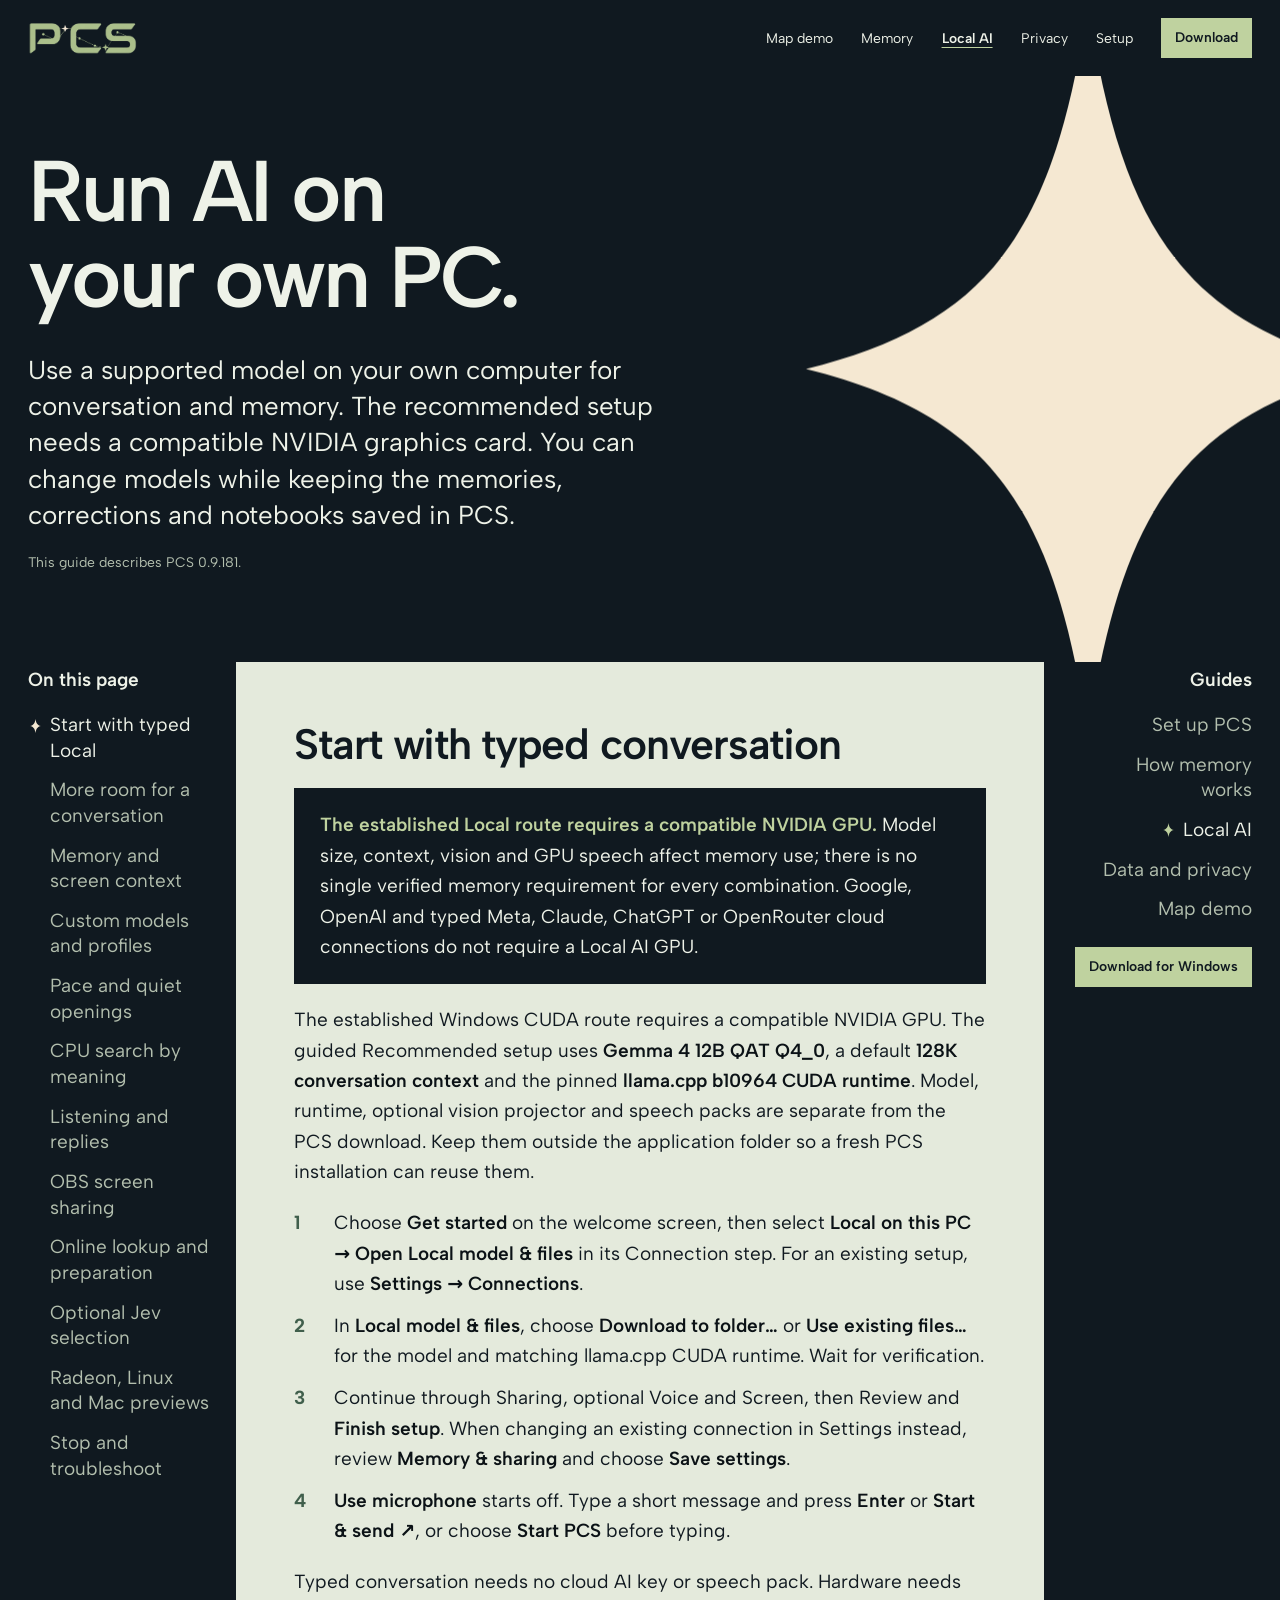
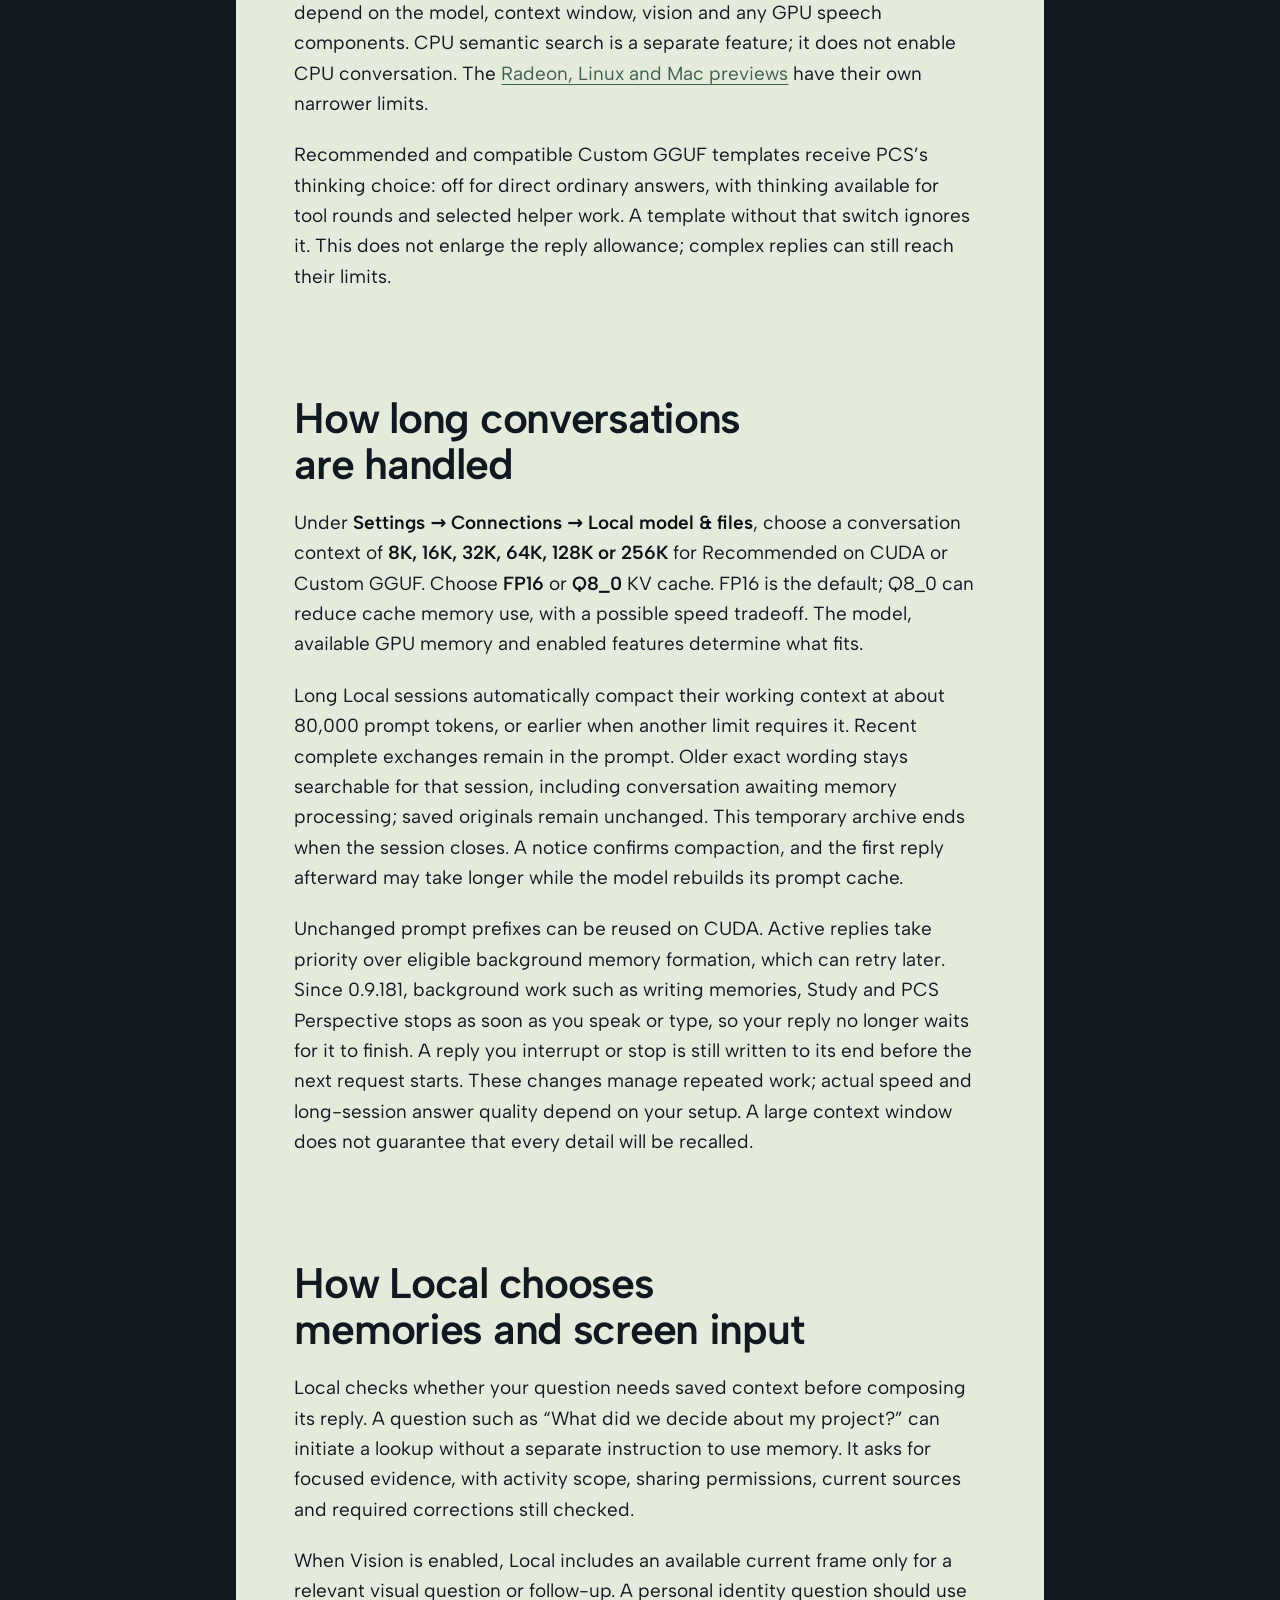
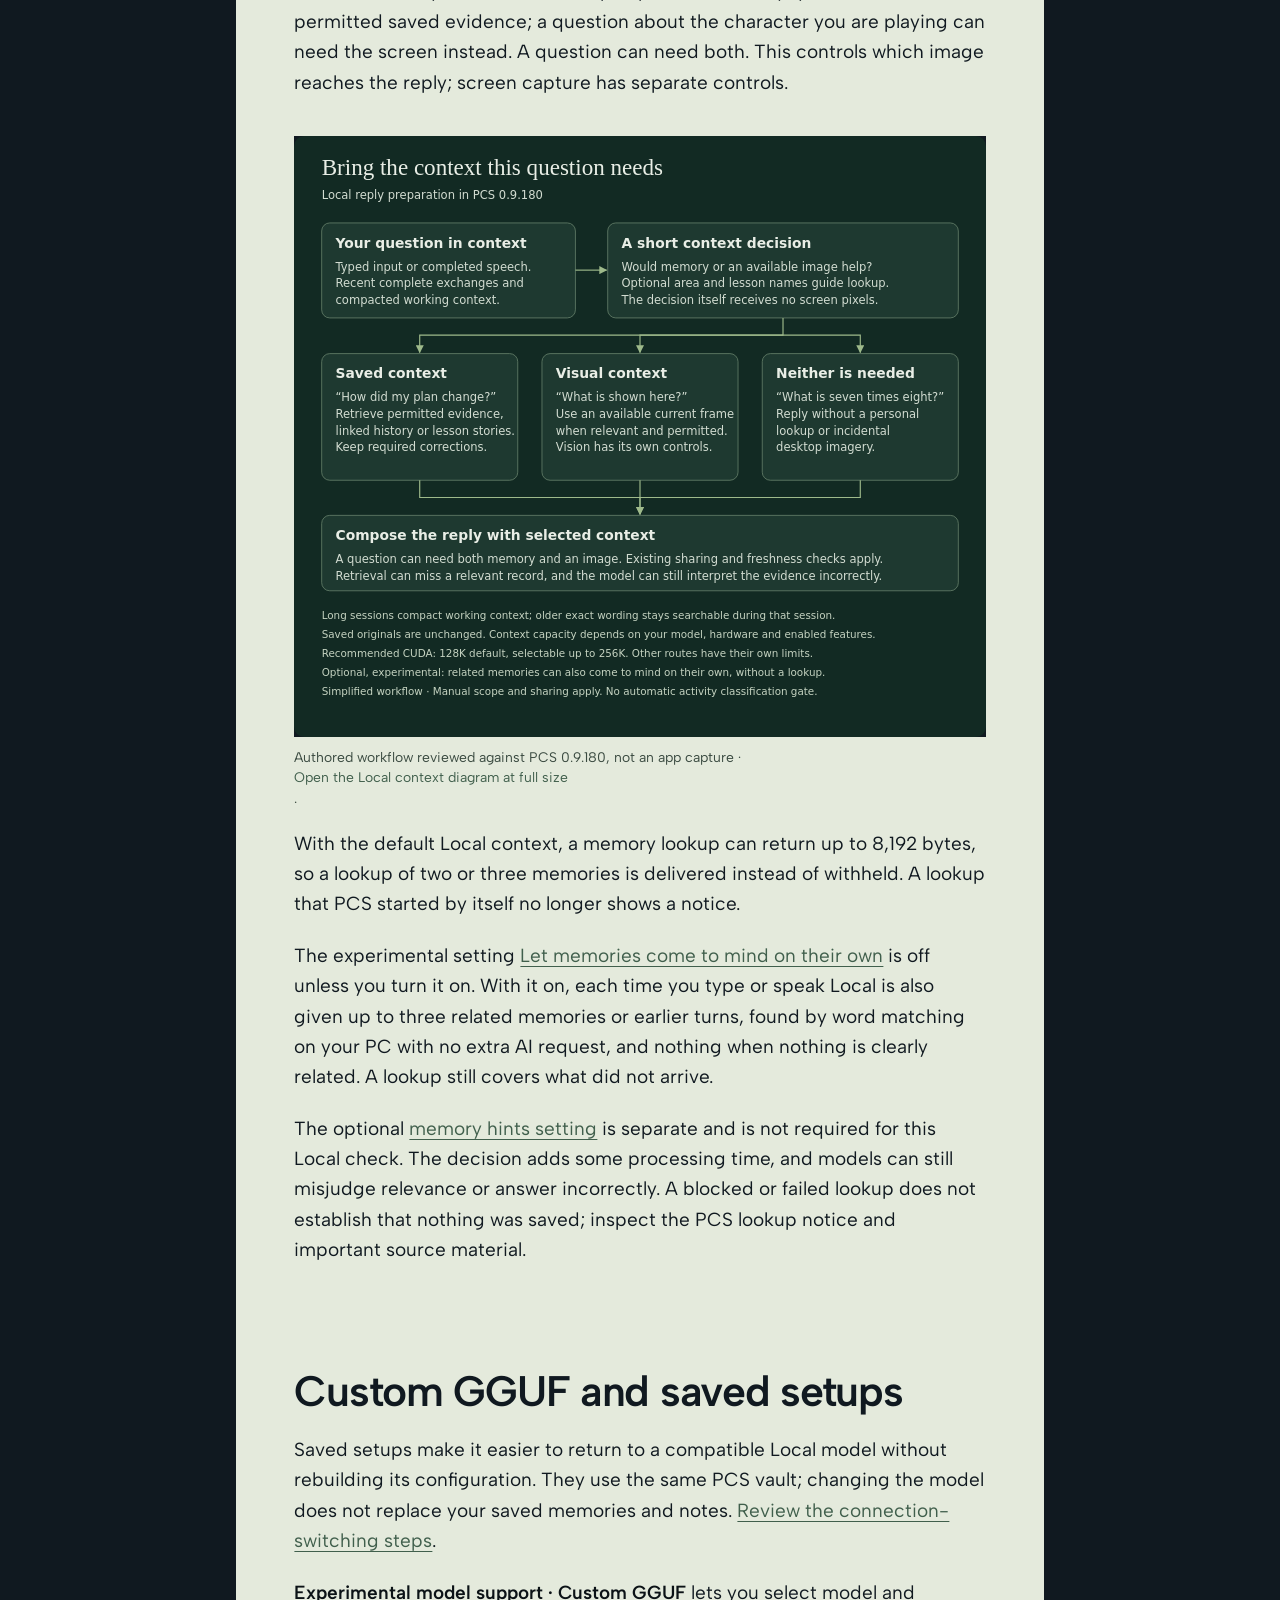
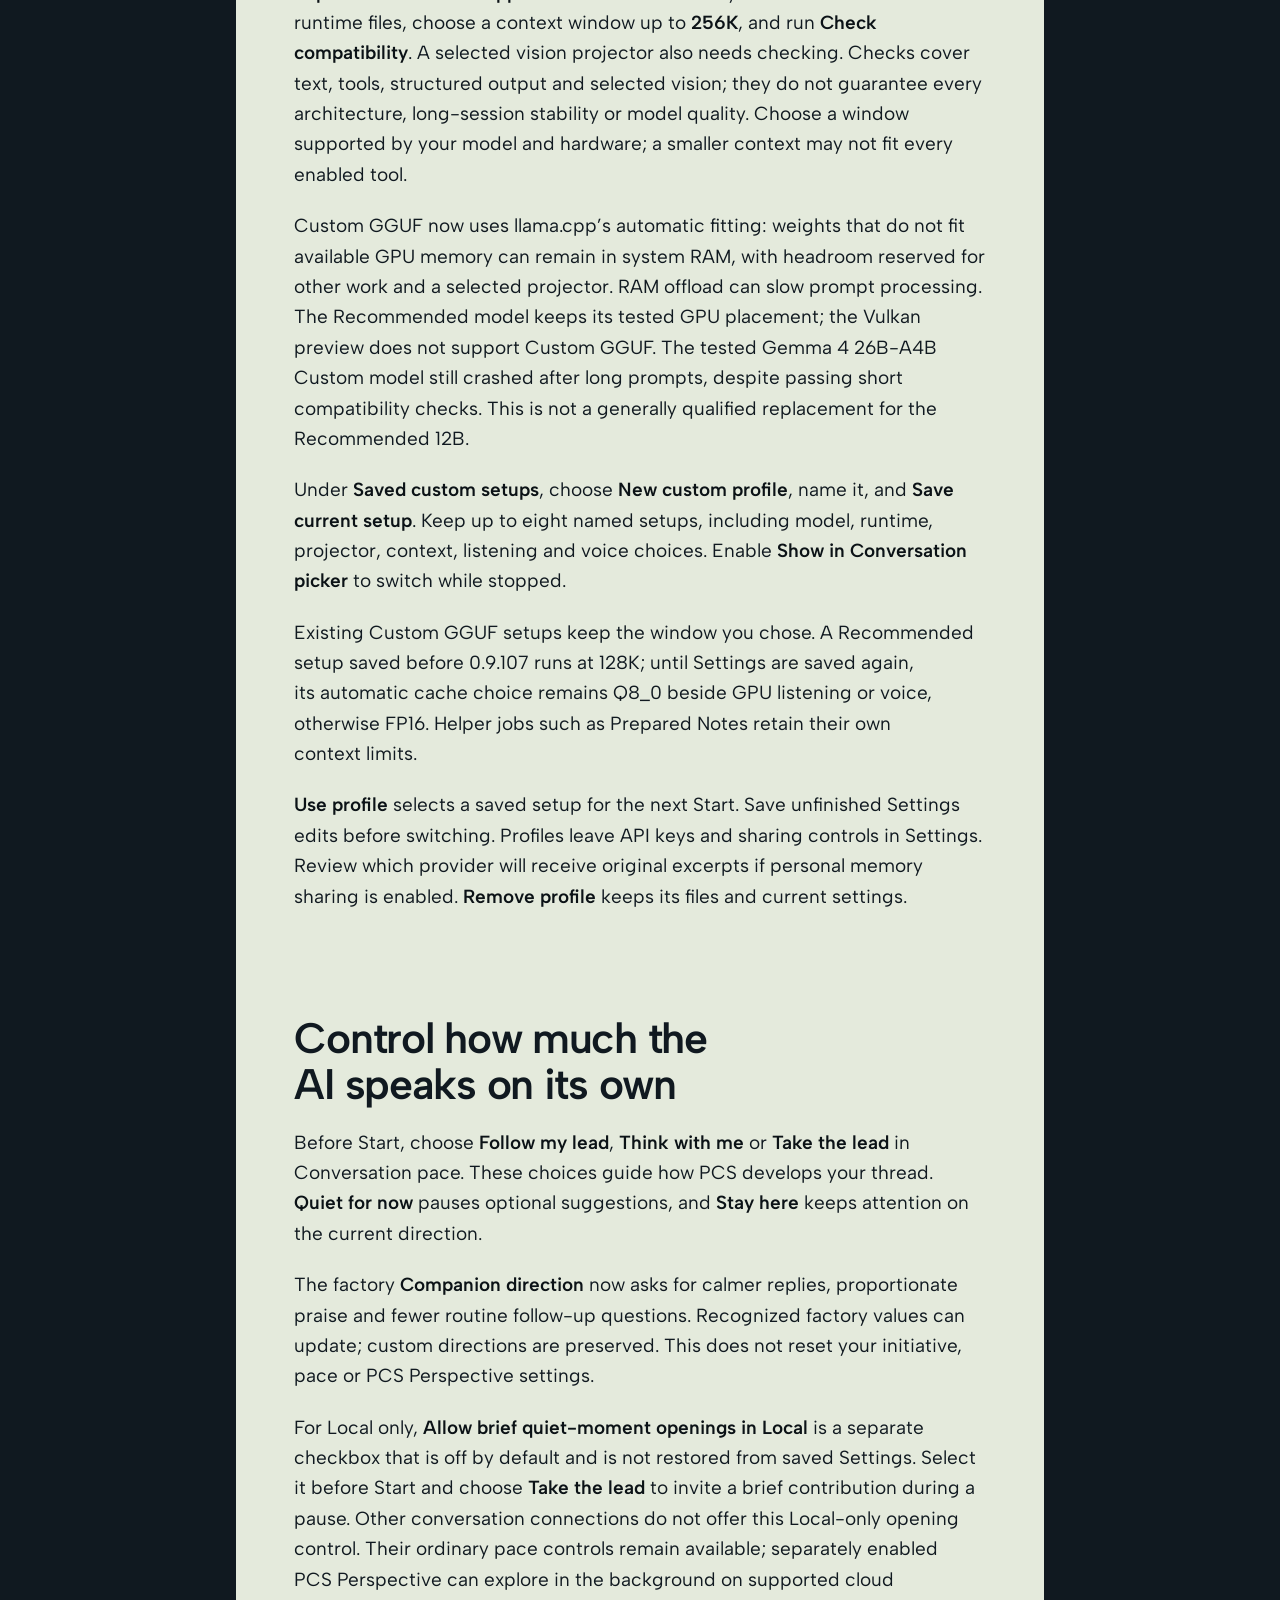
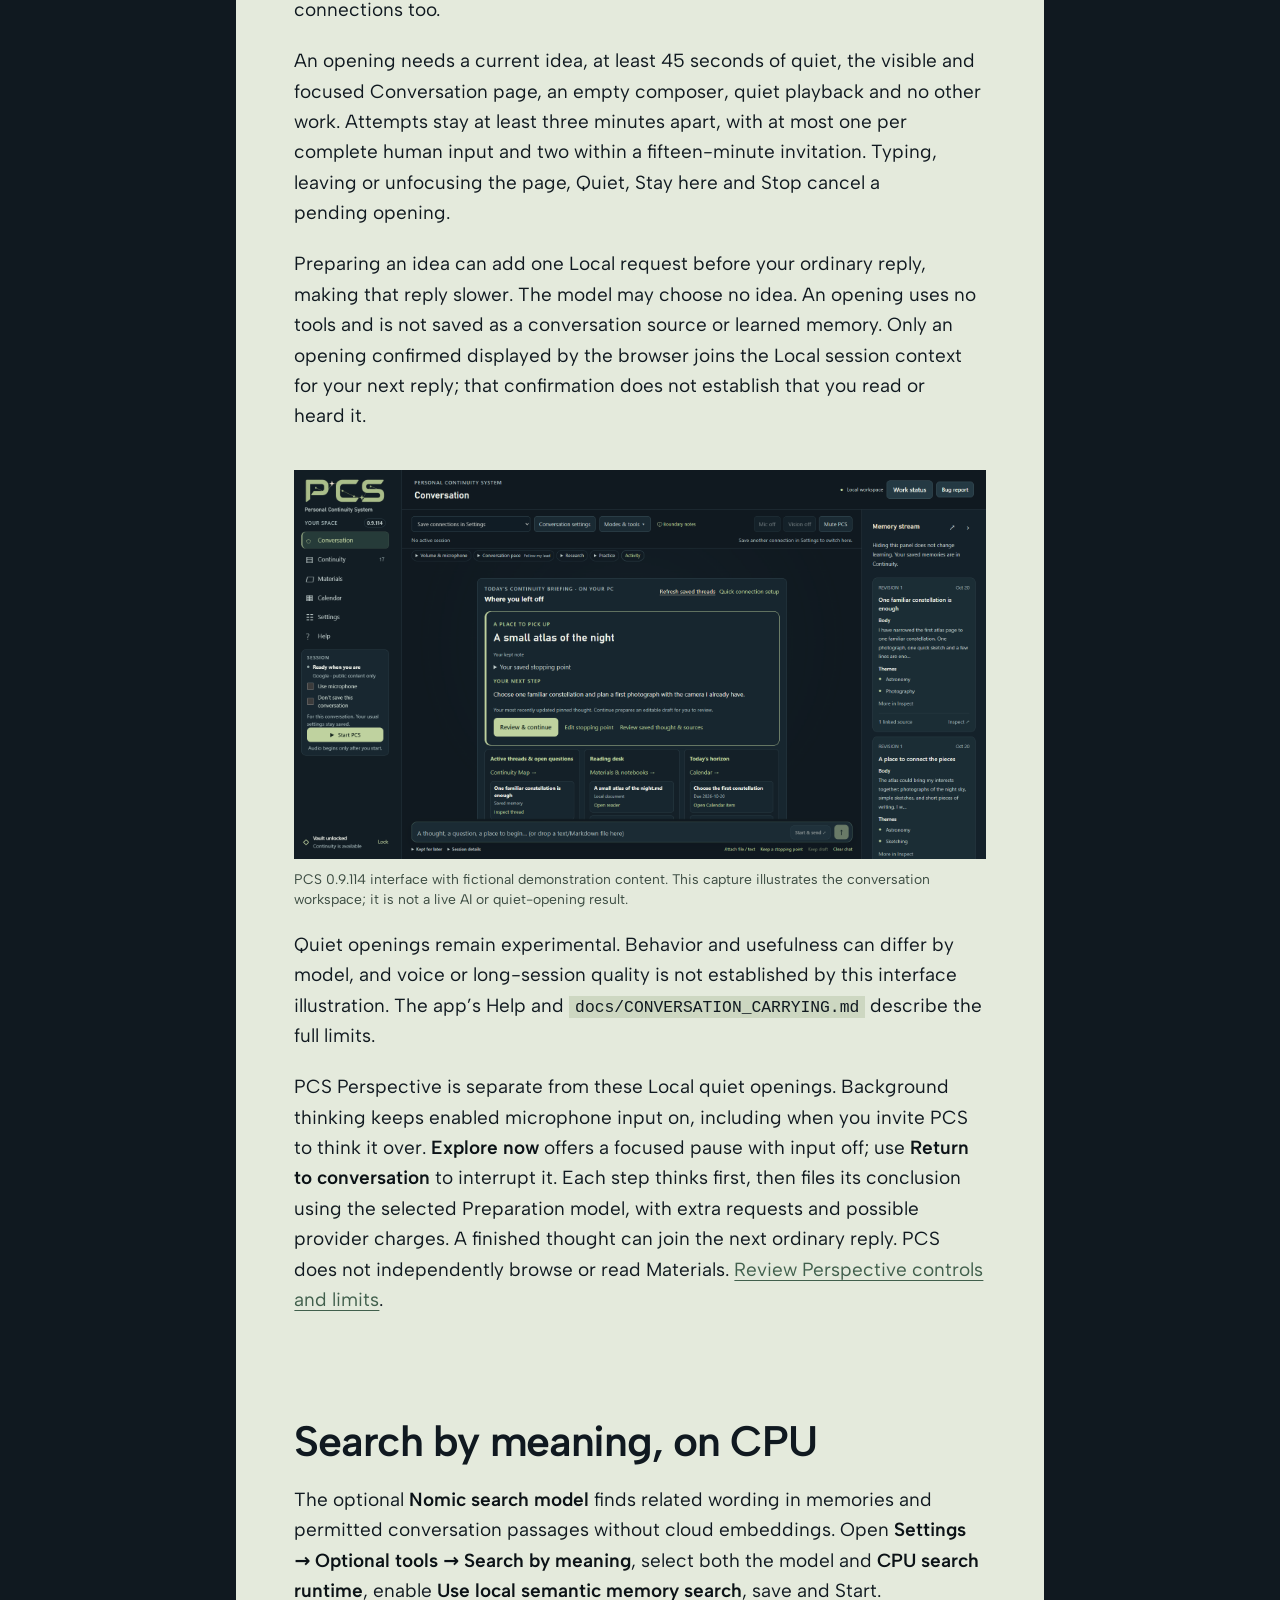
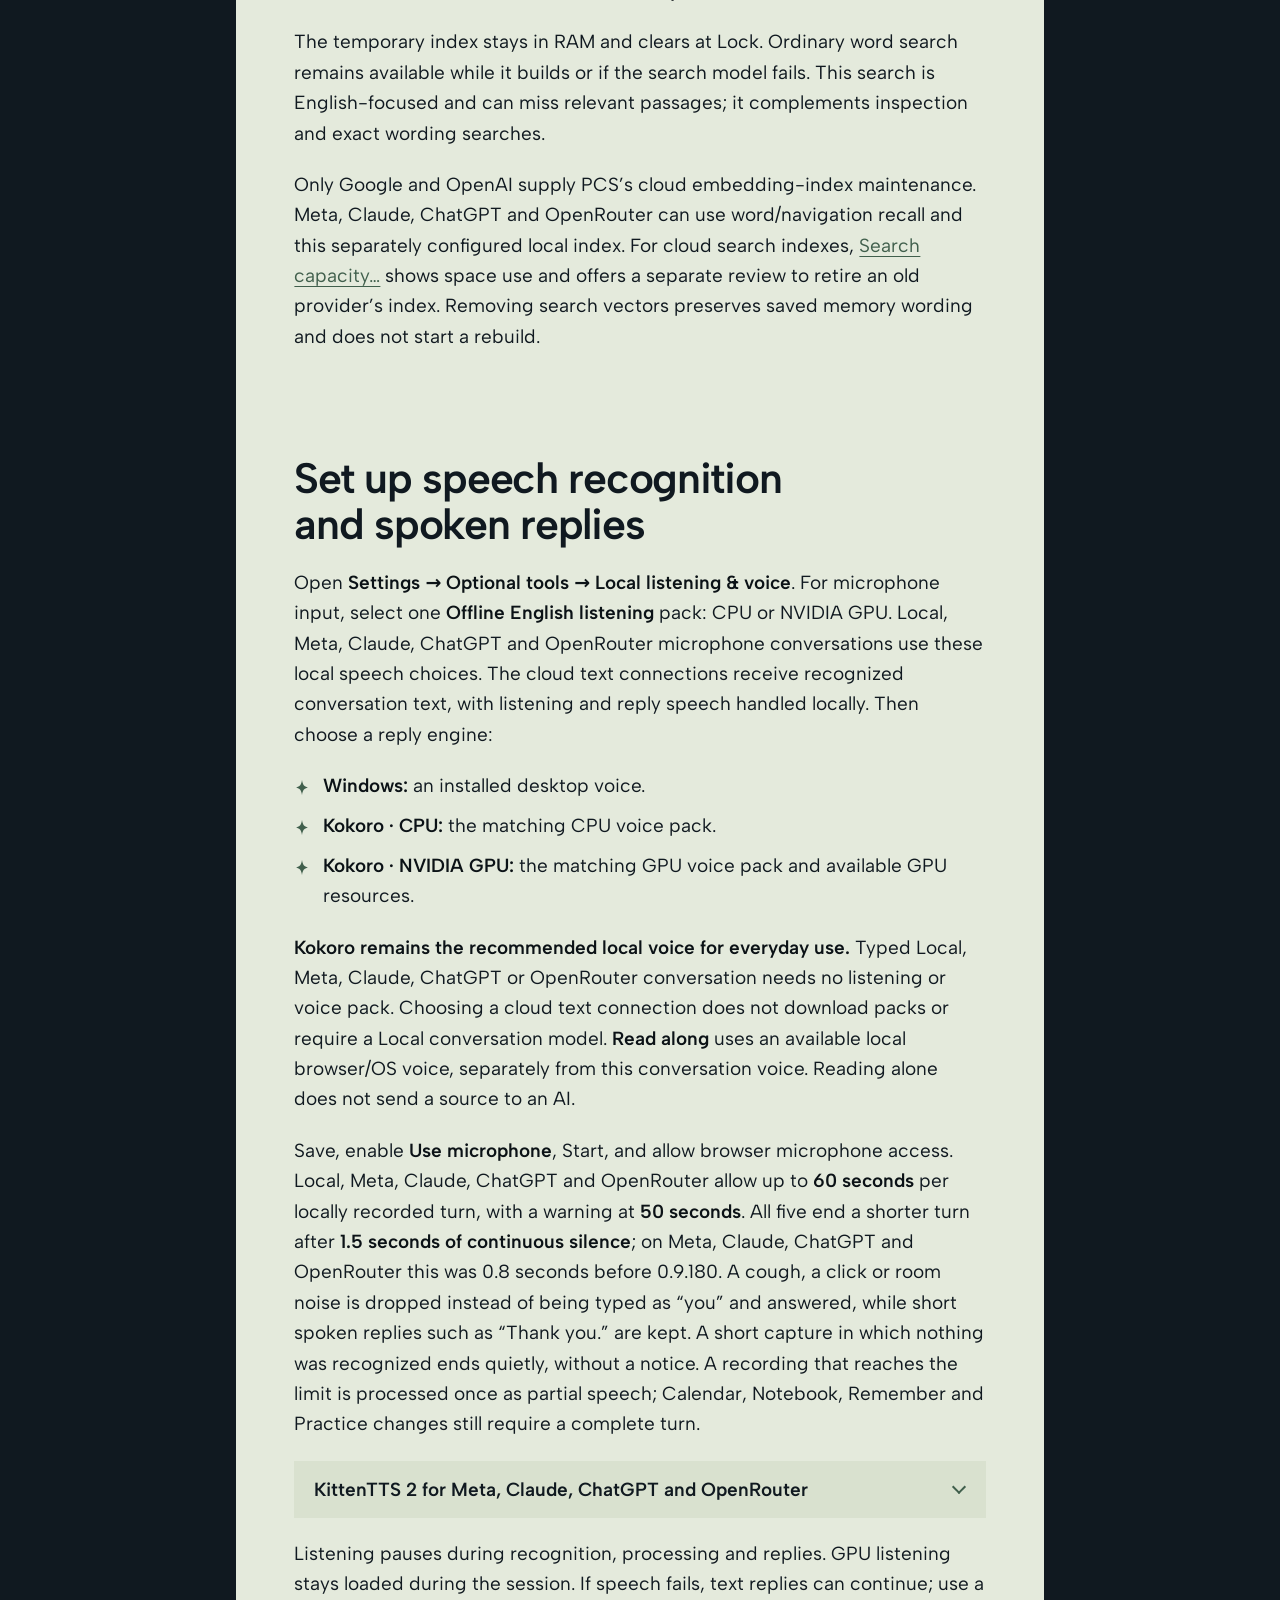
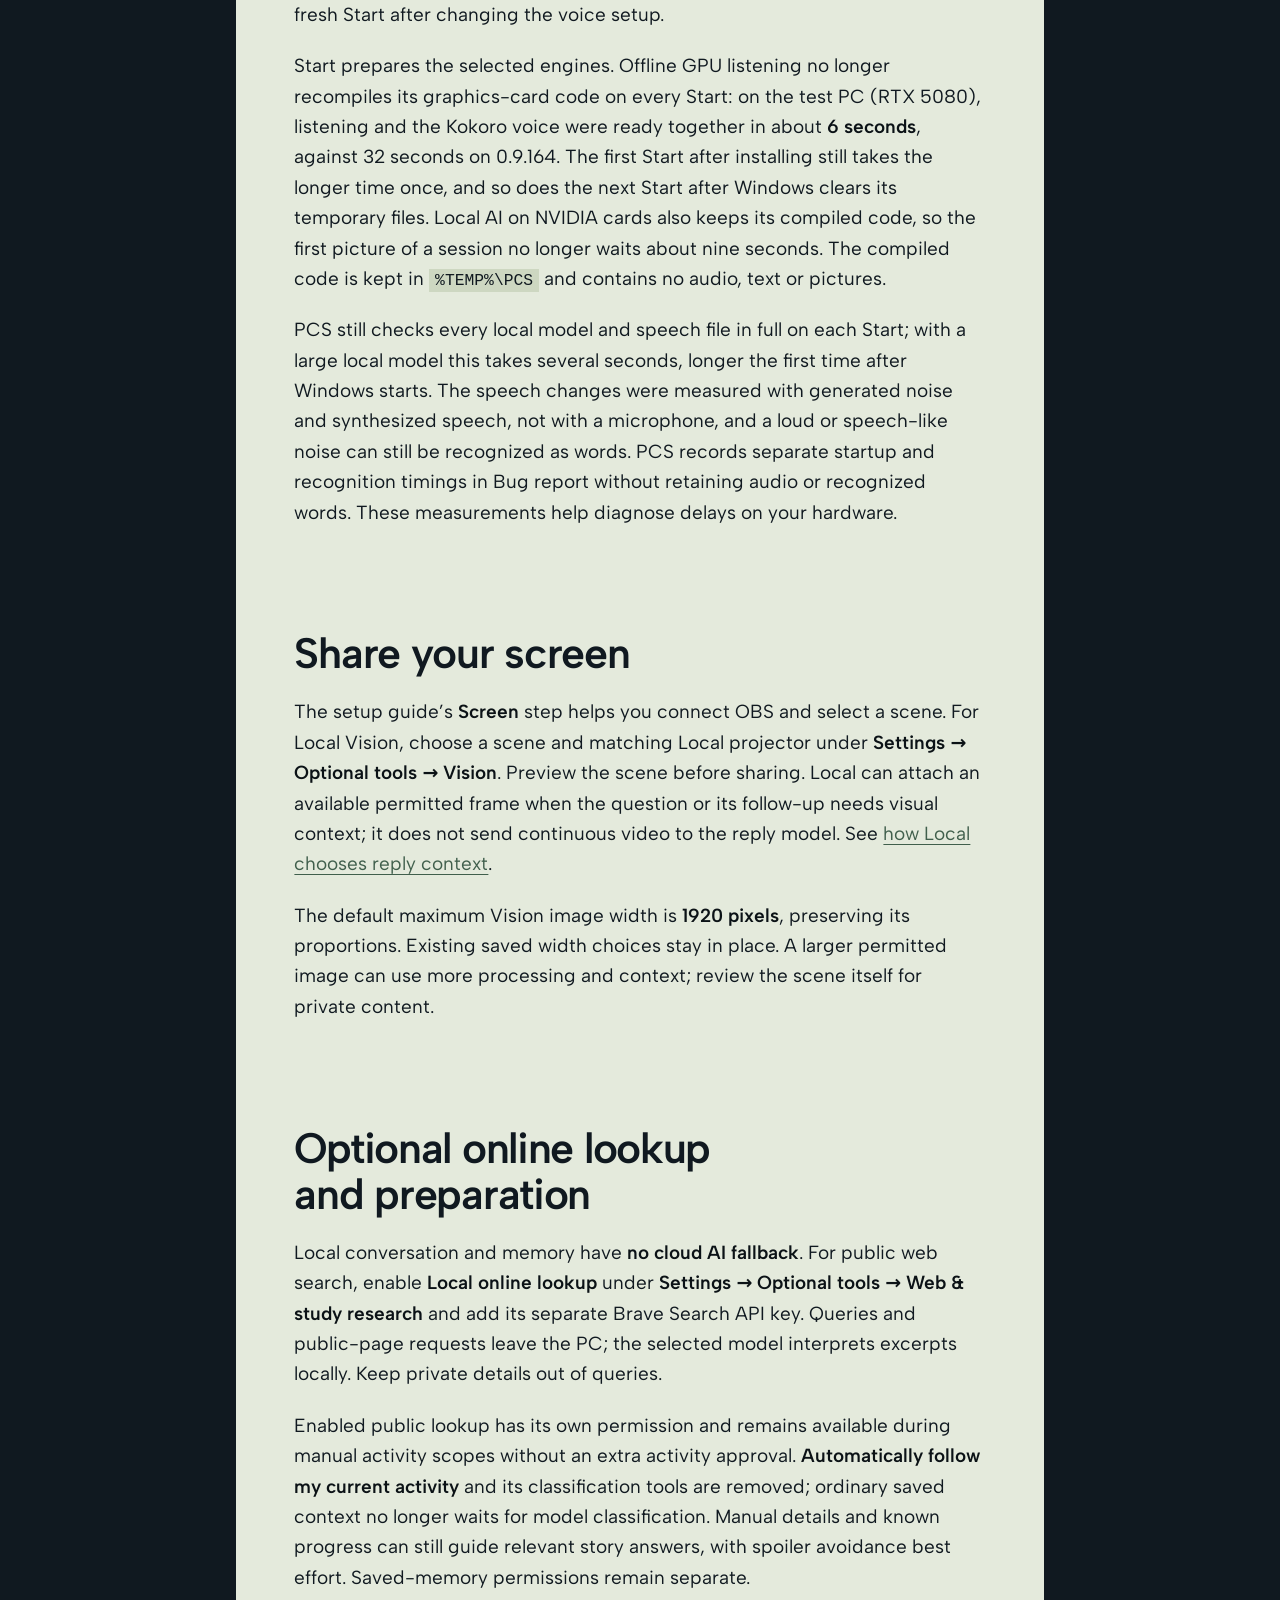
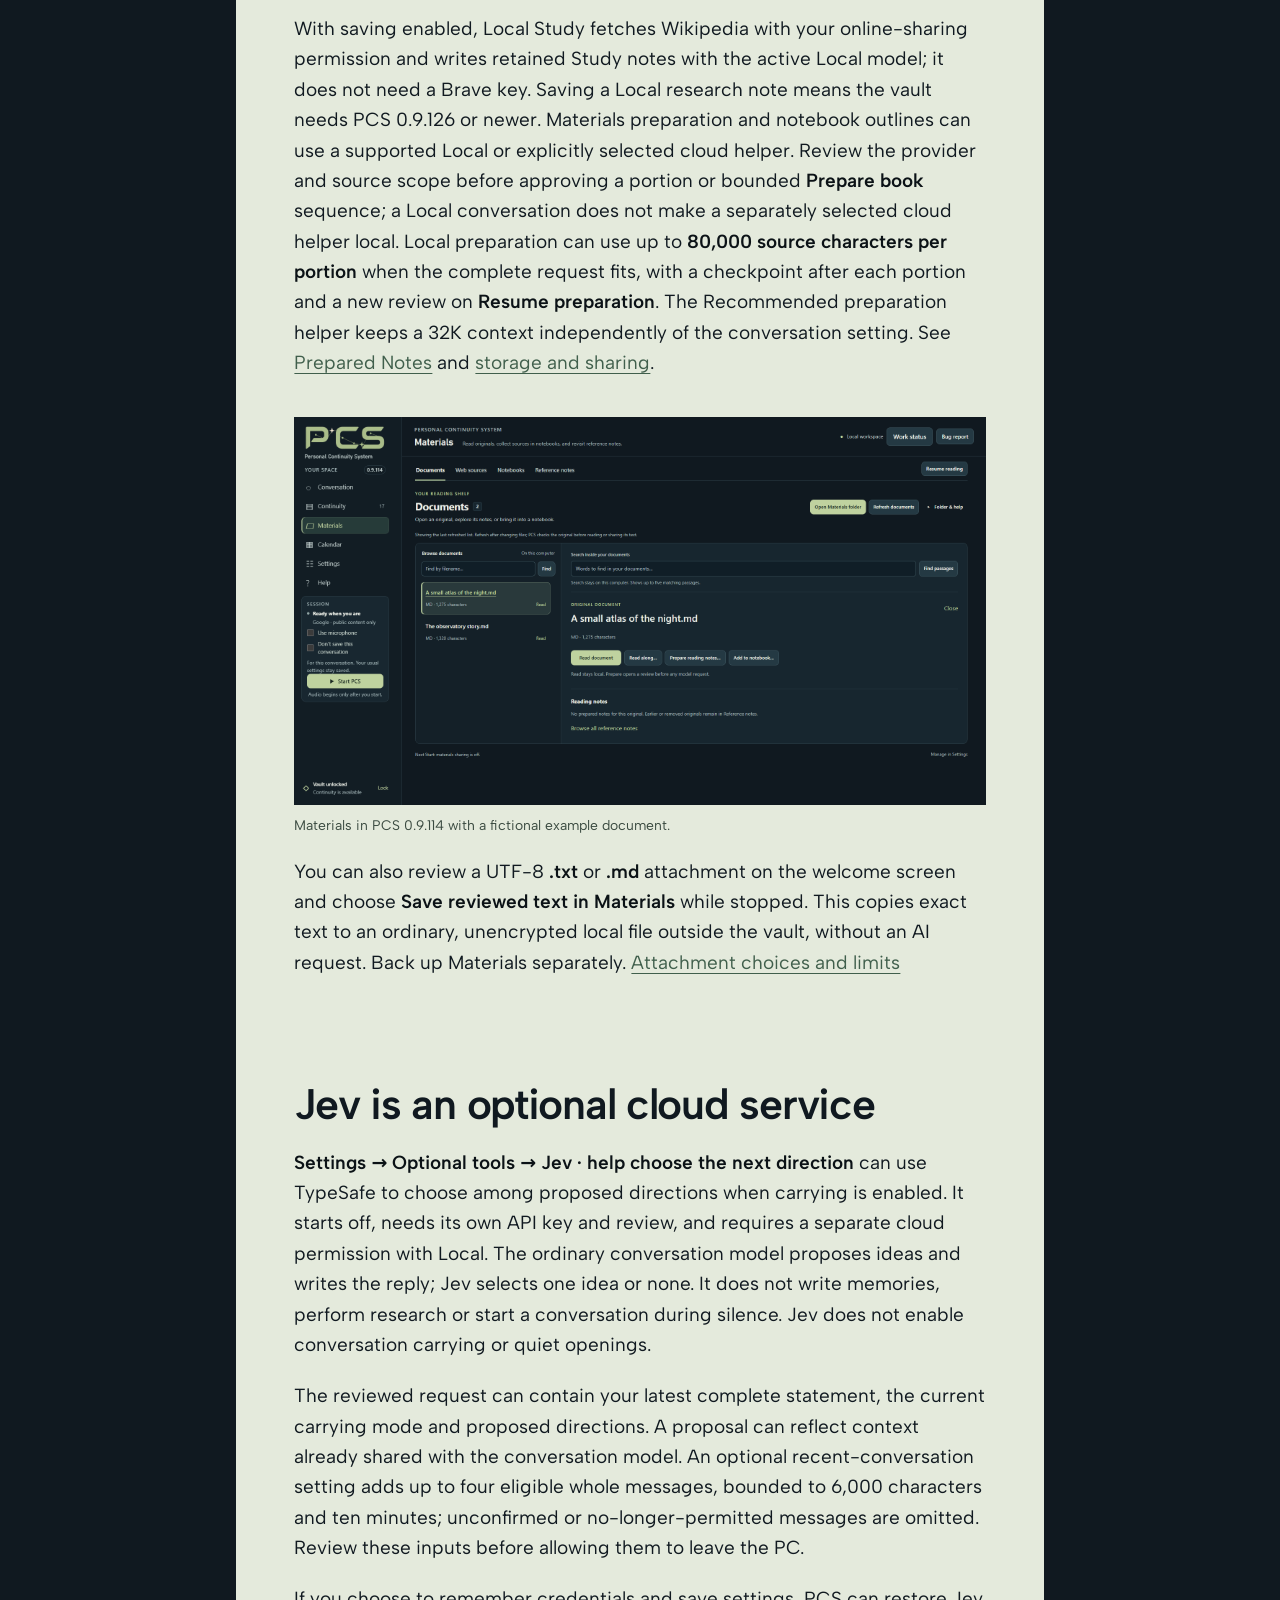
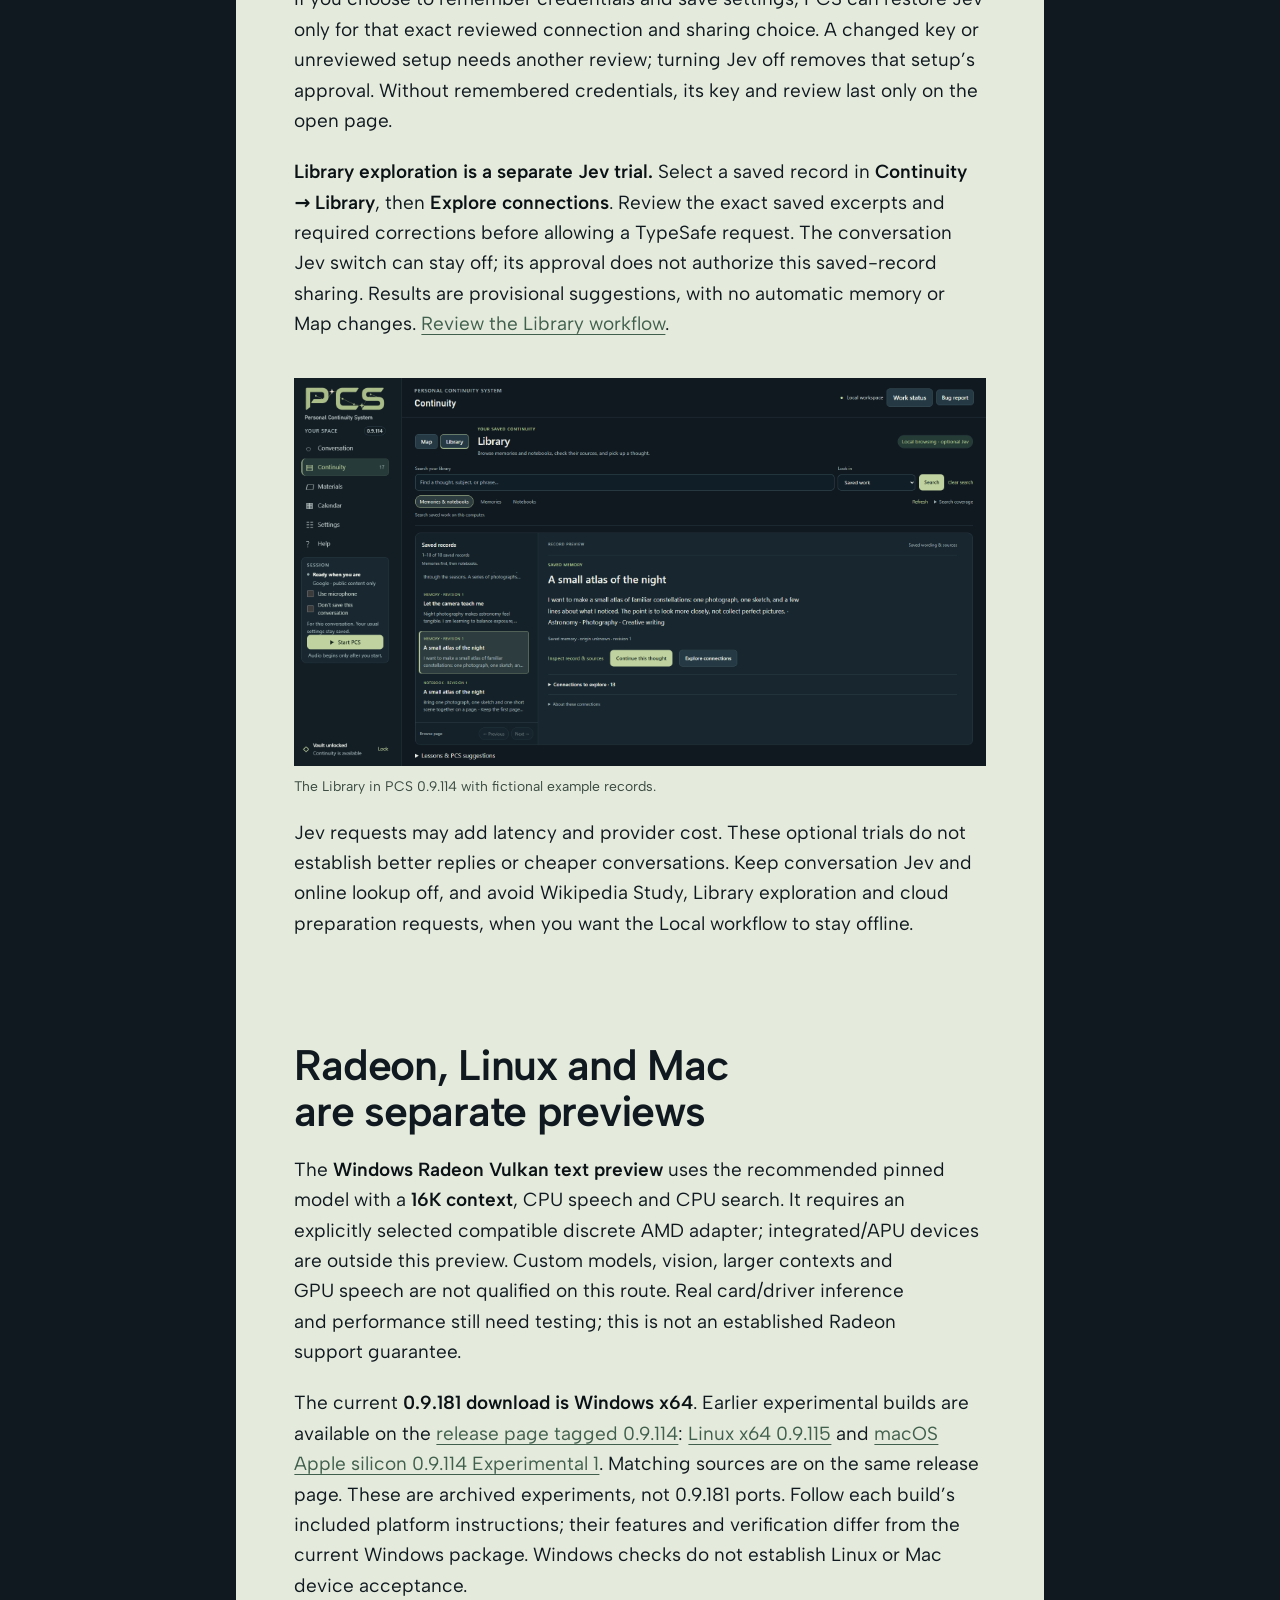
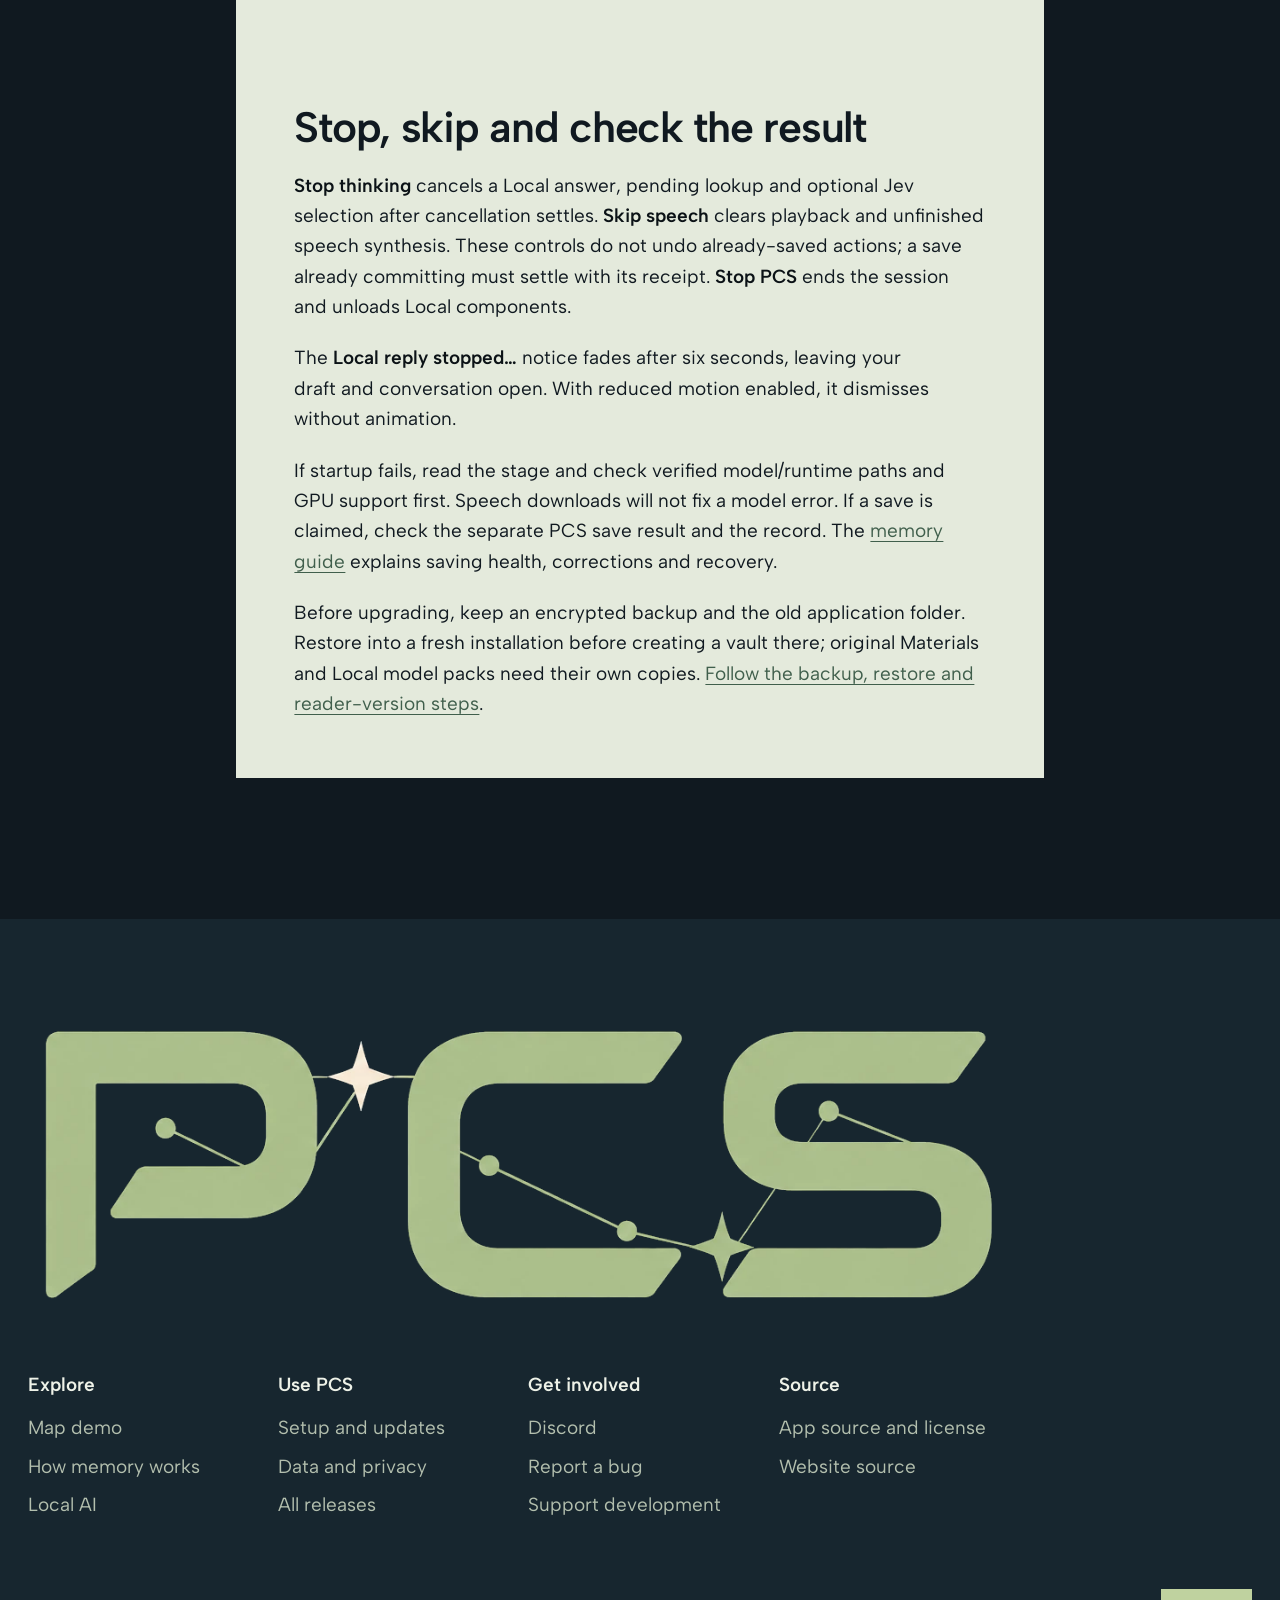
<file: local-ai.html>
<!doctype html>
<html lang="en"><head><meta charset="utf-8"><meta name="viewport" content="width=device-width, initial-scale=1">
<title>Run AI on your own PC — PCS 0.9.181</title><meta name="description" content="Set up Local AI in PCS with a compatible NVIDIA graphics card. Choose a model, add voice or screen sharing, and check which optional tools go online."><meta name="theme-color" content="#101920">
<link rel="canonical" href="https://pcs-personalcontinuitysystem.github.io/PCS-site/local-ai.html"><link rel="icon" type="image/svg+xml" href="assets/pcs-star.svg">
<meta property="og:type" content="website"><meta property="og:site_name" content="PCS"><meta property="og:title" content="Run AI on your own PC — PCS 0.9.181"><meta property="og:description" content="Set up Local AI in PCS with a compatible NVIDIA graphics card. Choose a model, add voice or screen sharing, and check which optional tools go online."><meta property="og:url" content="https://pcs-personalcontinuitysystem.github.io/PCS-site/local-ai.html"><meta property="og:image" content="https://pcs-personalcontinuitysystem.github.io/PCS-site/assets/social-preview-plain.png?v=20261021-sage-r2"><meta property="og:image:alt" content="PCS — A new AI shouldn’t mean starting over. Free for Windows."><meta name="twitter:card" content="summary_large_image">
<script type="application/ld+json">{"@context": "https://schema.org", "@type": "WebPage", "name": "Run AI on your own PC — PCS 0.9.181", "description": "Set up Local AI in PCS with a compatible NVIDIA graphics card. Choose a model, add voice or screen sharing, and check which optional tools go online.", "url": "https://pcs-personalcontinuitysystem.github.io/PCS-site/local-ai.html", "isPartOf": {"@type": "WebSite", "name": "PCS", "url": "https://pcs-personalcontinuitysystem.github.io/PCS-site/"}, "about": {"@type": "SoftwareApplication", "name": "PCS", "softwareVersion": "0.9.181", "url": "https://github.com/PCS-PersonalContinuitySystem/PCS/releases/tag/v0.9.181"}}</script><meta name="color-scheme" content="dark"><link rel="preload" href="assets/fonts/albert-sans-latin-wght.woff2" as="font" type="font/woff2" crossorigin><link rel="stylesheet" href="assets/atlas.css?v=20261118-0180"><link rel="stylesheet" href="assets/atlas-guides.css?v=20261021-atlas-2"><script>document.documentElement.classList.add('js')</script><script defer src="assets/atlas.js?v=20261116-0164"></script></head>
<body class="guide guide--article"><a class="skip-link" href="#main">Skip to content</a>
<header class="masthead">
  <div class="masthead__inner">
    <a class="masthead__brand" href="index.html"><img src="assets/pcs-wordmark-clear.webp" width="1110" height="345" alt="PCS home"></a>
    <button class="masthead__toggle" type="button" aria-expanded="false" aria-controls="site-nav">Menu</button>
    <nav class="masthead__nav" id="site-nav" aria-label="Main">
      <a href="continuity-map.html">Map demo</a>
      <a href="memory-control.html">Memory</a>
      <a href="local-ai.html" aria-current="page">Local AI</a>
      <a href="data-and-privacy.html">Privacy</a>
      <a href="getting-started.html">Setup</a>
      <a class="button button--small" href="index.html#download">Download</a>
    </nav>
  </div>
</header><main id="main"><section class="guide-intro"><svg class="guide-intro__star" viewBox="0 0 200 260" aria-hidden="true" focusable="false"><path d="M100 0C112 83 136 114 200 130 136 146 112 177 100 260 88 177 64 146 0 130 64 114 88 83 100 0Z"/></svg>
  <h1>Run AI on your own PC.</h1>
  <p class="lead">Use a supported model on your own computer for conversation and memory. The recommended setup needs a compatible NVIDIA graphics card. You can change models while keeping the memories, corrections and notebooks saved in PCS.</p><p class="guide-intro__note">This guide describes PCS 0.9.181.</p>
</section>
<div class="wrap article-layout">
  <aside class="toc" aria-label="On this page">
    <p>On this page</p>
    <a href="#start">Start with typed Local</a>
    <a href="#context">More room for a conversation</a>
    <a href="#reply-context">Memory and screen context</a>
    <a href="#profiles">Custom models and profiles</a>
    <a href="#pace">Pace and quiet openings</a>
    <a href="#semantic">CPU search by meaning</a>
    <a href="#voice">Listening and replies</a>
    <a href="#vision">OBS screen sharing</a>
    <a href="#online">Online lookup and preparation</a>
    <a href="#jev">Optional Jev selection</a>
    <a href="#previews">Radeon, Linux and Mac previews</a>
    <a href="#controls">Stop and troubleshoot</a>
  </aside>
  <article class="prose">
    <h2 id="start">Start with typed conversation</h2>
    <div class="callout"><p><strong>The established Local route requires a compatible NVIDIA GPU.</strong> Model size, context, vision and GPU speech affect memory use; there is no single verified memory requirement for every combination. Google, OpenAI and typed Meta, Claude, ChatGPT or OpenRouter cloud connections do not require a Local AI GPU.</p></div>
    <p>The established Windows CUDA route requires a compatible NVIDIA GPU. The guided Recommended setup uses <strong>Gemma 4 12B QAT Q4_0</strong>, a default <strong>128K conversation context</strong> and the pinned <strong>llama.cpp b10964 CUDA runtime</strong>. Model, runtime, optional vision projector and speech packs are separate from the PCS download. Keep them outside the application folder so a fresh PCS installation can reuse them.</p>
    <ol class="steps">
      <li>Choose <strong>Get started</strong> on the welcome screen, then select <strong>Local on this PC → Open Local model &amp; files</strong> in its Connection step. For an existing setup, use <strong>Settings → Connections</strong>.</li>
      <li>In <strong>Local model &amp; files</strong>, choose <strong>Download to folder…</strong> or <strong>Use existing files…</strong> for the model and matching llama.cpp CUDA runtime. Wait for verification.</li>
      <li>Continue through Sharing, optional Voice and Screen, then Review and <strong>Finish setup</strong>. When changing an existing connection in Settings instead, review <strong>Memory &amp; sharing</strong> and choose <strong>Save settings</strong>.</li>
      <li><strong>Use microphone</strong> starts off. Type a short message and press <strong>Enter</strong> or <strong>Start &amp; send ↗</strong>, or choose <strong>Start PCS</strong> before typing.</li>
    </ol>
    <p>Typed conversation needs no cloud AI key or speech pack. Hardware needs depend on the model, context window, vision and any GPU speech components. CPU semantic search is a separate feature; it does not enable CPU conversation. The <a href="#previews">Radeon, Linux and Mac previews</a> have their own narrower limits.</p>
    <p>Recommended and compatible Custom GGUF templates receive PCS’s thinking choice: off for direct ordinary answers, with thinking available for tool rounds and selected helper work. A template without that switch ignores it. This does not enlarge the reply allowance; complex replies can still reach their limits.</p>

    <h2 id="context">How long conversations are handled</h2>
    <p>Under <strong>Settings → Connections → Local model &amp; files</strong>, choose a conversation context of <strong>8K, 16K, 32K, 64K, 128K or 256K</strong> for Recommended on CUDA or Custom GGUF. Choose <strong>FP16</strong> or <strong>Q8_0</strong> KV cache. FP16 is the default; Q8_0 can reduce cache memory use, with a possible speed tradeoff. The model, available GPU memory and enabled features determine what fits.</p>
    <p>Long Local sessions automatically compact their working context at about 80,000 prompt tokens, or earlier when another limit requires it. Recent complete exchanges remain in the prompt. Older exact wording stays searchable for that session, including conversation awaiting memory processing; saved originals remain unchanged. This temporary archive ends when the session closes. A notice confirms compaction, and the first reply afterward may take longer while the model rebuilds its prompt cache.</p>
    <p>Unchanged prompt prefixes can be reused on CUDA. Active replies take priority over eligible background memory formation, which can retry later. Since 0.9.181, background work such as writing memories, Study and PCS Perspective stops as soon as you speak or type, so your reply no longer waits for it to finish. A reply you interrupt or stop is still written to its end before the next request starts. These changes manage repeated work; actual speed and long-session answer quality depend on your setup. A large context window does not guarantee that every detail will be recalled.</p>

    <h2 id="reply-context">How Local chooses memories and screen input</h2>
    <p>Local checks whether your question needs saved context before composing its reply. A question such as “What did we decide about my project?” can initiate a lookup without a separate instruction to use memory. It asks for focused evidence, with activity scope, sharing permissions, current sources and required corrections still checked.</p>
    <p>When Vision is enabled, Local includes an available current frame only for a relevant visual question or follow-up. A personal identity question should use permitted saved evidence; a question about the character you are playing can need the screen instead. A question can need both. This controls which image reaches the reply; screen capture has separate controls.</p>
    <figure><a href="assets/pcs-local-context-0180.svg"><img src="assets/pcs-local-context-0180.svg" width="1200" height="1044" loading="lazy" alt="Local checks the current question using text, then uses permitted saved evidence, a relevant available image, both, or neither before answering."></a><figcaption>Authored workflow reviewed against PCS 0.9.180, not an app capture · <a href="assets/pcs-local-context-0180.svg">Open the Local context diagram at full size</a>.</figcaption></figure>
    <p>With the default Local context, a memory lookup can return up to 8,192 bytes, so a lookup of two or three memories is delivered instead of withheld. A lookup that PCS started by itself no longer shows a notice.</p>
    <p>The experimental setting <a href="memory-control.html#arriving-memory">Let memories come to mind on their own</a> is off unless you turn it on. With it on, each time you type or speak Local is also given up to three related memories or earlier turns, found by word matching on your PC with no extra AI request, and nothing when nothing is clearly related. A lookup still covers what did not arrive.</p>
    <p>The optional <a href="memory-control.html#memory-hints">memory hints setting</a> is separate and is not required for this Local check. The decision adds some processing time, and models can still misjudge relevance or answer incorrectly. A blocked or failed lookup does not establish that nothing was saved; inspect the PCS lookup notice and important source material.</p>

    <h2 id="profiles">Custom GGUF and saved setups</h2>
    <p>Saved setups make it easier to return to a compatible Local model without rebuilding its configuration. They use the same PCS vault; changing the model does not replace your saved memories and notes. <a href="getting-started.html#switching">Review the connection-switching steps</a>.</p>
    <p><strong>Experimental model support · Custom GGUF</strong> lets you select model and runtime files, choose a context window up to <strong>256K</strong>, and run <strong>Check compatibility</strong>. A selected vision projector also needs checking. Checks cover text, tools, structured output and selected vision; they do not guarantee every architecture, long-session stability or model quality. Choose a window supported by your model and hardware; a smaller context may not fit every enabled tool.</p>
    <p>Custom GGUF now uses llama.cpp’s automatic fitting: weights that do not fit available GPU memory can remain in system RAM, with headroom reserved for other work and a selected projector. RAM offload can slow prompt processing. The Recommended model keeps its tested GPU placement; the Vulkan preview does not support Custom GGUF. The tested Gemma 4 26B-A4B Custom model still crashed after long prompts, despite passing short compatibility checks. This is not a generally qualified replacement for the Recommended 12B.</p>
    <p>Under <strong>Saved custom setups</strong>, choose <strong>New custom profile</strong>, name it, and <strong>Save current setup</strong>. Keep up to eight named setups, including model, runtime, projector, context, listening and voice choices. Enable <strong>Show in Conversation picker</strong> to switch while stopped.</p>
    <p>Existing Custom GGUF setups keep the window you chose. A Recommended setup saved before 0.9.107 runs at 128K; until Settings are saved again, its automatic cache choice remains Q8_0 beside GPU listening or voice, otherwise FP16. Helper jobs such as Prepared Notes retain their own context limits.</p>
    <p><strong>Use profile</strong> selects a saved setup for the next Start. Save unfinished Settings edits before switching. Profiles leave API keys and sharing controls in Settings. Review which provider will receive original excerpts if personal memory sharing is enabled. <strong>Remove profile</strong> keeps its files and current settings.</p>

    <h2 id="pace">Control how much the AI speaks on its own</h2>
    <p>Before Start, choose <strong>Follow my lead</strong>, <strong>Think with me</strong> or <strong>Take the lead</strong> in Conversation pace. These choices guide how PCS develops your thread. <strong>Quiet for now</strong> pauses optional suggestions, and <strong>Stay here</strong> keeps attention on the current direction.</p>
    <p>The factory <strong>Companion direction</strong> now asks for calmer replies, proportionate praise and fewer routine follow-up questions. Recognized factory values can update; custom directions are preserved. This does not reset your initiative, pace or PCS Perspective settings.</p>
    <p>For Local only, <strong>Allow brief quiet-moment openings in Local</strong> is a separate checkbox that is off by default and is not restored from saved Settings. Select it before Start and choose <strong>Take the lead</strong> to invite a brief contribution during a pause. Other conversation connections do not offer this Local-only opening control. Their ordinary pace controls remain available; separately enabled PCS Perspective can explore in the background on supported cloud connections too.</p>
    <p>An opening needs a current idea, at least 45 seconds of quiet, the visible and focused Conversation page, an empty composer, quiet playback and no other work. Attempts stay at least three minutes apart, with at most one per complete human input and two within a fifteen-minute invitation. Typing, leaving or unfocusing the page, Quiet, Stay here and Stop cancel a pending opening.</p>
    <p>Preparing an idea can add one Local request before your ordinary reply, making that reply slower. The model may choose no idea. An opening uses no tools and is not saved as a conversation source or learned memory. Only an opening confirmed displayed by the browser joins the Local session context for your next reply; that confirmation does not establish that you read or heard it.</p>
    <figure><a data-image-preview href="screenshots/pcs-conversation-0114.png"><img src="screenshots/pcs-conversation-0114.png" width="1920" height="1080" loading="lazy" alt="PCS 0.9.114 Conversation showing a pinned fictional atlas stopping point and next step."></a><figcaption>PCS 0.9.114 interface with fictional demonstration content. This capture illustrates the conversation workspace; it is not a live AI or quiet-opening result.</figcaption></figure>
    <p>Quiet openings remain experimental. Behavior and usefulness can differ by model, and voice or long-session quality is not established by this interface illustration. The app’s Help and <code>docs/CONVERSATION_CARRYING.md</code> describe the full limits.</p>

    <p>PCS Perspective is separate from these Local quiet openings. Background thinking keeps enabled microphone input on, including when you invite PCS to think it over. <strong>Explore now</strong> offers a focused pause with input off; use <strong>Return to conversation</strong> to interrupt it. Each step thinks first, then files its conclusion using the selected Preparation model, with extra requests and possible provider charges. A finished thought can join the next ordinary reply. PCS does not independently browse or read Materials. <a href="memory-control.html#perspective">Review Perspective controls and limits</a>.</p>

    <h2 id="semantic">Search by meaning, on CPU</h2>
    <p>The optional <strong>Nomic search model</strong> finds related wording in memories and permitted conversation passages without cloud embeddings. Open <strong>Settings → Optional tools → Search by meaning</strong>, select both the model and <strong>CPU search runtime</strong>, enable <strong>Use local semantic memory search</strong>, save and Start.</p>
    <p>The temporary index stays in RAM and clears at Lock. Ordinary word search remains available while it builds or if the search model fails. This search is English-focused and can miss relevant passages; it complements inspection and exact wording searches.</p>
    <p>Only Google and OpenAI supply PCS’s cloud embedding-index maintenance. Meta, Claude, ChatGPT and OpenRouter can use word/navigation recall and this separately configured local index. For cloud search indexes, <a href="memory-control.html#search-capacity">Search capacity…</a> shows space use and offers a separate review to retire an old provider’s index. Removing search vectors preserves saved memory wording and does not start a rebuild.</p>

    <h2 id="voice">Set up speech recognition and spoken replies</h2>
    <p>Open <strong>Settings → Optional tools → Local listening &amp; voice</strong>. For microphone input, select one <strong>Offline English listening</strong> pack: CPU or NVIDIA GPU. Local, Meta, Claude, ChatGPT and OpenRouter microphone conversations use these local speech choices. The cloud text connections receive recognized conversation text, with listening and reply speech handled locally. Then choose a reply engine:</p>
    <ul>
      <li><strong>Windows:</strong> an installed desktop voice.</li>
      <li><strong>Kokoro · CPU:</strong> the matching CPU voice pack.</li>
      <li><strong>Kokoro · NVIDIA GPU:</strong> the matching GPU voice pack and available GPU resources.</li>
    </ul>
    <p><strong>Kokoro remains the recommended local voice for everyday use.</strong> Typed Local, Meta, Claude, ChatGPT or OpenRouter conversation needs no listening or voice pack. Choosing a cloud text connection does not download packs or require a Local conversation model. <strong>Read along</strong> uses an available local browser/OS voice, separately from this conversation voice. Reading alone does not send a source to an AI.</p>
    <p>Save, enable <strong>Use microphone</strong>, Start, and allow browser microphone access. Local, Meta, Claude, ChatGPT and OpenRouter allow up to <strong>60 seconds</strong> per locally recorded turn, with a warning at <strong>50 seconds</strong>. All five end a shorter turn after <strong>1.5 seconds of continuous silence</strong>; on Meta, Claude, ChatGPT and OpenRouter this was 0.8 seconds before 0.9.180. A cough, a click or room noise is dropped instead of being typed as “you” and answered, while short spoken replies such as “Thank you.” are kept. A short capture in which nothing was recognized ends quietly, without a notice. A recording that reaches the limit is processed once as partial speech; Calendar, Notebook, Remember and Practice changes still require a complete turn.</p>
    <details><summary>KittenTTS 2 for Meta, Claude, ChatGPT and OpenRouter</summary><p>These four connections can also use <strong>KittenTTS 2 on CPU or NVIDIA GPU</strong>. Select the engine, then download its matching runtime and model from the cards in Settings, or verify existing files. Download sizes appear before you proceed. Installed synthesis runs locally and offline. Local AI conversations continue to use Windows or Kokoro.</p><p>Kitten is substantially heavier than Kokoro, and CPU generation can be slow. Startup needs <strong>6 GiB of free system RAM on CPU</strong> or <strong>20 GiB on the NVIDIA GPU route</strong>, plus compatible GPU access for that route. These are startup checks, not constant RAM usage. Use <strong>Sample local voice</strong> to check startup and phrase-generation time on your computer.</p><p>The NVIDIA GPU choice is experimental; CPU and GPU need their own matching packs. Review the linked model license in Settings before downloading. <strong>Powered by KittenML.</strong> Saving CPU voice selection requires PCS 0.9.120 or newer to reopen the vault; downloading packs alone does not.</p></details>
    <p>Listening pauses during recognition, processing and replies. GPU listening stays loaded during the session. If speech fails, text replies can continue; use a fresh Start after changing the voice setup.</p>
    <p>Start prepares the selected engines. Offline GPU listening no longer recompiles its graphics-card code on every Start: on the test PC (RTX 5080), listening and the Kokoro voice were ready together in about <strong>6 seconds</strong>, against 32 seconds on 0.9.164. The first Start after installing still takes the longer time once, and so does the next Start after Windows clears its temporary files. Local AI on NVIDIA cards also keeps its compiled code, so the first picture of a session no longer waits about nine seconds. The compiled code is kept in <code>%TEMP%\PCS</code> and contains no audio, text or pictures.</p>
    <p>PCS still checks every local model and speech file in full on each Start; with a large local model this takes several seconds, longer the first time after Windows starts. The speech changes were measured with generated noise and synthesized speech, not with a microphone, and a loud or speech-like noise can still be recognized as words. PCS records separate startup and recognition timings in Bug report without retaining audio or recognized words. These measurements help diagnose delays on your hardware.</p>

    <h2 id="vision">Share your screen</h2>
    <p>The setup guide’s <strong>Screen</strong> step helps you connect OBS and select a scene. For Local Vision, choose a scene and matching Local projector under <strong>Settings → Optional tools → Vision</strong>. Preview the scene before sharing. Local can attach an available permitted frame when the question or its follow-up needs visual context; it does not send continuous video to the reply model. See <a href="#reply-context">how Local chooses reply context</a>.</p>
    <p>The default maximum Vision image width is <strong>1920 pixels</strong>, preserving its proportions. Existing saved width choices stay in place. A larger permitted image can use more processing and context; review the scene itself for private content.</p>

    <h2 id="online">Optional online lookup and preparation</h2>
    <p>Local conversation and memory have <strong>no cloud AI fallback</strong>. For public web search, enable <strong>Local online lookup</strong> under <strong>Settings → Optional tools → Web &amp; study research</strong> and add its separate Brave Search API key. Queries and public-page requests leave the PC; the selected model interprets excerpts locally. Keep private details out of queries.</p>
    <p>Enabled public lookup has its own permission and remains available during manual activity scopes without an extra activity approval. <strong>Automatically follow my current activity</strong> and its classification tools are removed; ordinary saved context no longer waits for model classification. Manual details and known progress can still guide relevant story answers, with spoiler avoidance best effort. Saved-memory permissions remain separate.</p>
    <p>With saving enabled, Local Study fetches Wikipedia with your online-sharing permission and writes retained Study notes with the active Local model; it does not need a Brave key. Saving a Local research note means the vault needs PCS 0.9.126 or newer. Materials preparation and notebook outlines can use a supported Local or explicitly selected cloud helper. Review the provider and source scope before approving a portion or bounded <strong>Prepare book</strong> sequence; a Local conversation does not make a separately selected cloud helper local. Local preparation can use up to <strong>80,000 source characters per portion</strong> when the complete request fits, with a checkpoint after each portion and a new review on <strong>Resume preparation</strong>. The Recommended preparation helper keeps a 32K context independently of the conversation setting. See <a href="memory-control.html#reference-notes">Prepared Notes</a> and <a href="data-and-privacy.html">storage and sharing</a>.</p><figure><a data-image-preview href="screenshots/pcs-materials-0114.png"><img src="screenshots/pcs-materials-0114.png" width="1920" height="1080" loading="lazy" alt="PCS 0.9.114 Materials: the Documents shelf with an original document open and its reading notes."></a><figcaption>Materials in PCS 0.9.114 with a fictional example document.</figcaption></figure>

    <p>You can also review a UTF-8 <strong>.txt</strong> or <strong>.md</strong> attachment on the welcome screen and choose <strong>Save reviewed text in Materials</strong> while stopped. This copies exact text to an ordinary, unencrypted local file outside the vault, without an AI request. Back up Materials separately. <a href="getting-started.html#text-attachments">Attachment choices and limits</a></p>

    <h2 id="jev">Jev is an optional cloud service</h2>
    <p><strong>Settings → Optional tools → Jev · help choose the next direction</strong> can use TypeSafe to choose among proposed directions when carrying is enabled. It starts off, needs its own API key and review, and requires a separate cloud permission with Local. The ordinary conversation model proposes ideas and writes the reply; Jev selects one idea or none. It does not write memories, perform research or start a conversation during silence. Jev does not enable conversation carrying or quiet openings.</p>
    <p>The reviewed request can contain your latest complete statement, the current carrying mode and proposed directions. A proposal can reflect context already shared with the conversation model. An optional recent-conversation setting adds up to four eligible whole messages, bounded to 6,000 characters and ten minutes; unconfirmed or no-longer-permitted messages are omitted. Review these inputs before allowing them to leave the PC.</p>
    <p>If you choose to remember credentials and save settings, PCS can restore Jev only for that exact reviewed connection and sharing choice. A changed key or unreviewed setup needs another review; turning Jev off removes that setup’s approval. Without remembered credentials, its key and review last only on the open page.</p>
    <p><strong>Library exploration is a separate Jev trial.</strong> Select a saved record in <strong>Continuity → Library</strong>, then <strong>Explore connections</strong>. Review the exact saved excerpts and required corrections before allowing a TypeSafe request. The conversation Jev switch can stay off; its approval does not authorize this saved-record sharing. Results are provisional suggestions, with no automatic memory or Map changes. <a href="memory-control.html#jev-exploration">Review the Library workflow</a>.</p><figure><a data-image-preview href="screenshots/pcs-library-0114.png"><img src="screenshots/pcs-library-0114.png" width="1920" height="1080" loading="lazy" alt="PCS 0.9.114 Library: saved records on the left; the selected memory, its sources and Explore connections on the right."></a><figcaption>The Library in PCS 0.9.114 with fictional example records.</figcaption></figure>
    <p>Jev requests may add latency and provider cost. These optional trials do not establish better replies or cheaper conversations. Keep conversation Jev and online lookup off, and avoid Wikipedia Study, Library exploration and cloud preparation requests, when you want the Local workflow to stay offline.</p>

    <h2 id="previews">Radeon, Linux and Mac are separate previews</h2>
    <p>The <strong>Windows Radeon Vulkan text preview</strong> uses the recommended pinned model with a <strong>16K context</strong>, CPU speech and CPU search. It requires an explicitly selected compatible discrete AMD adapter; integrated/APU devices are outside this preview. Custom models, vision, larger contexts and GPU speech are not qualified on this route. Real card/driver inference and performance still need testing; this is not an established Radeon support guarantee.</p>
    <p>The current <strong>0.9.181 download is Windows x64</strong>. Earlier experimental builds are available on the <a href="https://github.com/PCS-PersonalContinuitySystem/PCS/releases/tag/v0.9.114">release page tagged 0.9.114</a>: <a href="https://github.com/PCS-PersonalContinuitySystem/PCS/releases/download/v0.9.114/PCS-0.9.115-Linux-x64-Experimental.tar.gz">Linux x64 0.9.115</a> and <a href="https://github.com/PCS-PersonalContinuitySystem/PCS/releases/download/v0.9.114/PCS-0.9.114-macOS-arm64-Experimental-1.zip">macOS Apple silicon 0.9.114 Experimental 1</a>. Matching sources are on the same release page. These are archived experiments, not 0.9.181 ports. Follow each build’s included platform instructions; their features and verification differ from the current Windows package. Windows checks do not establish Linux or Mac device acceptance.</p>

    <h2 id="controls">Stop, skip and check the result</h2>
    <p><strong>Stop thinking</strong> cancels a Local answer, pending lookup and optional Jev selection after cancellation settles. <strong>Skip speech</strong> clears playback and unfinished speech synthesis. These controls do not undo already-saved actions; a save already committing must settle with its receipt. <strong>Stop PCS</strong> ends the session and unloads Local components.</p>
    <p>The <strong>Local reply stopped…</strong> notice fades after six seconds, leaving your draft and conversation open. With reduced motion enabled, it dismisses without animation.</p>
    <p>If startup fails, read the stage and check verified model/runtime paths and GPU support first. Speech downloads will not fix a model error. If a save is claimed, check the separate PCS save result and the record. The <a href="memory-control.html">memory guide</a> explains saving health, corrections and recovery.</p>
    <p>Before upgrading, keep an encrypted backup and the old application folder. Restore into a fresh installation before creating a vault there; original Materials and Local model packs need their own copies. <a href="getting-started.html#upgrade">Follow the backup, restore and reader-version steps</a>.</p>
  </article><nav class="guide-nav" aria-label="Guides"><p>Guides</p><a href="getting-started.html">Set up PCS</a><a href="memory-control.html">How memory works</a><a href="local-ai.html" aria-current="page">Local AI</a><a href="data-and-privacy.html">Data and privacy</a><a href="continuity-map.html">Map demo</a><a class="button button--small" href="https://github.com/PCS-PersonalContinuitySystem/PCS/releases/download/v0.9.181/PCS-0.9.181-Windows-x64.zip">Download for Windows</a></nav>
</div>
</main><footer class="footer">
  <img class="footer__mark" src="assets/pcs-wordmark-clear.webp" width="1110" height="345" loading="lazy" alt="PCS, Personal Continuity System">
  <div class="footer__grid">
    <div><h2>Explore</h2><a href="continuity-map.html">Map demo</a><a href="memory-control.html">How memory works</a><a href="local-ai.html">Local AI</a></div>
    <div><h2>Use PCS</h2><a href="getting-started.html">Setup and updates</a><a href="data-and-privacy.html">Data and privacy</a><a href="https://github.com/PCS-PersonalContinuitySystem/PCS/releases">All releases</a></div>
    <div><h2>Get involved</h2><a href="https://discord.com/invite/2ssCQhNgAN">Discord</a><a href="https://github.com/PCS-PersonalContinuitySystem/PCS/issues">Report a bug</a><a href="https://ko-fi.com/pcssupport">Support development</a></div>
    <div><h2>Source</h2><a href="https://github.com/PCS-PersonalContinuitySystem/PCS/releases/download/v0.9.181/PCS-0.9.181-Source.zip">App source and license</a><a href="https://github.com/PCS-PersonalContinuitySystem/PCS-site">Website source</a></div>
  </div>
  <div class="footer__last">
    <p>© 2026 Courtney Dickson. First-party app code: GPL-3.0-only.</p>
    <a class="button button--small" href="index.html#download">Download</a>
  </div>
</footer>
<dialog class="viewer" aria-label="Full-size screenshot">
  <form method="dialog"><button class="viewer__close" type="submit">Close</button></form>
  <img src="screenshots/pcs-conversation-0114.png" width="1920" height="1080" loading="lazy" alt="">
</dialog></body></html>
</file>
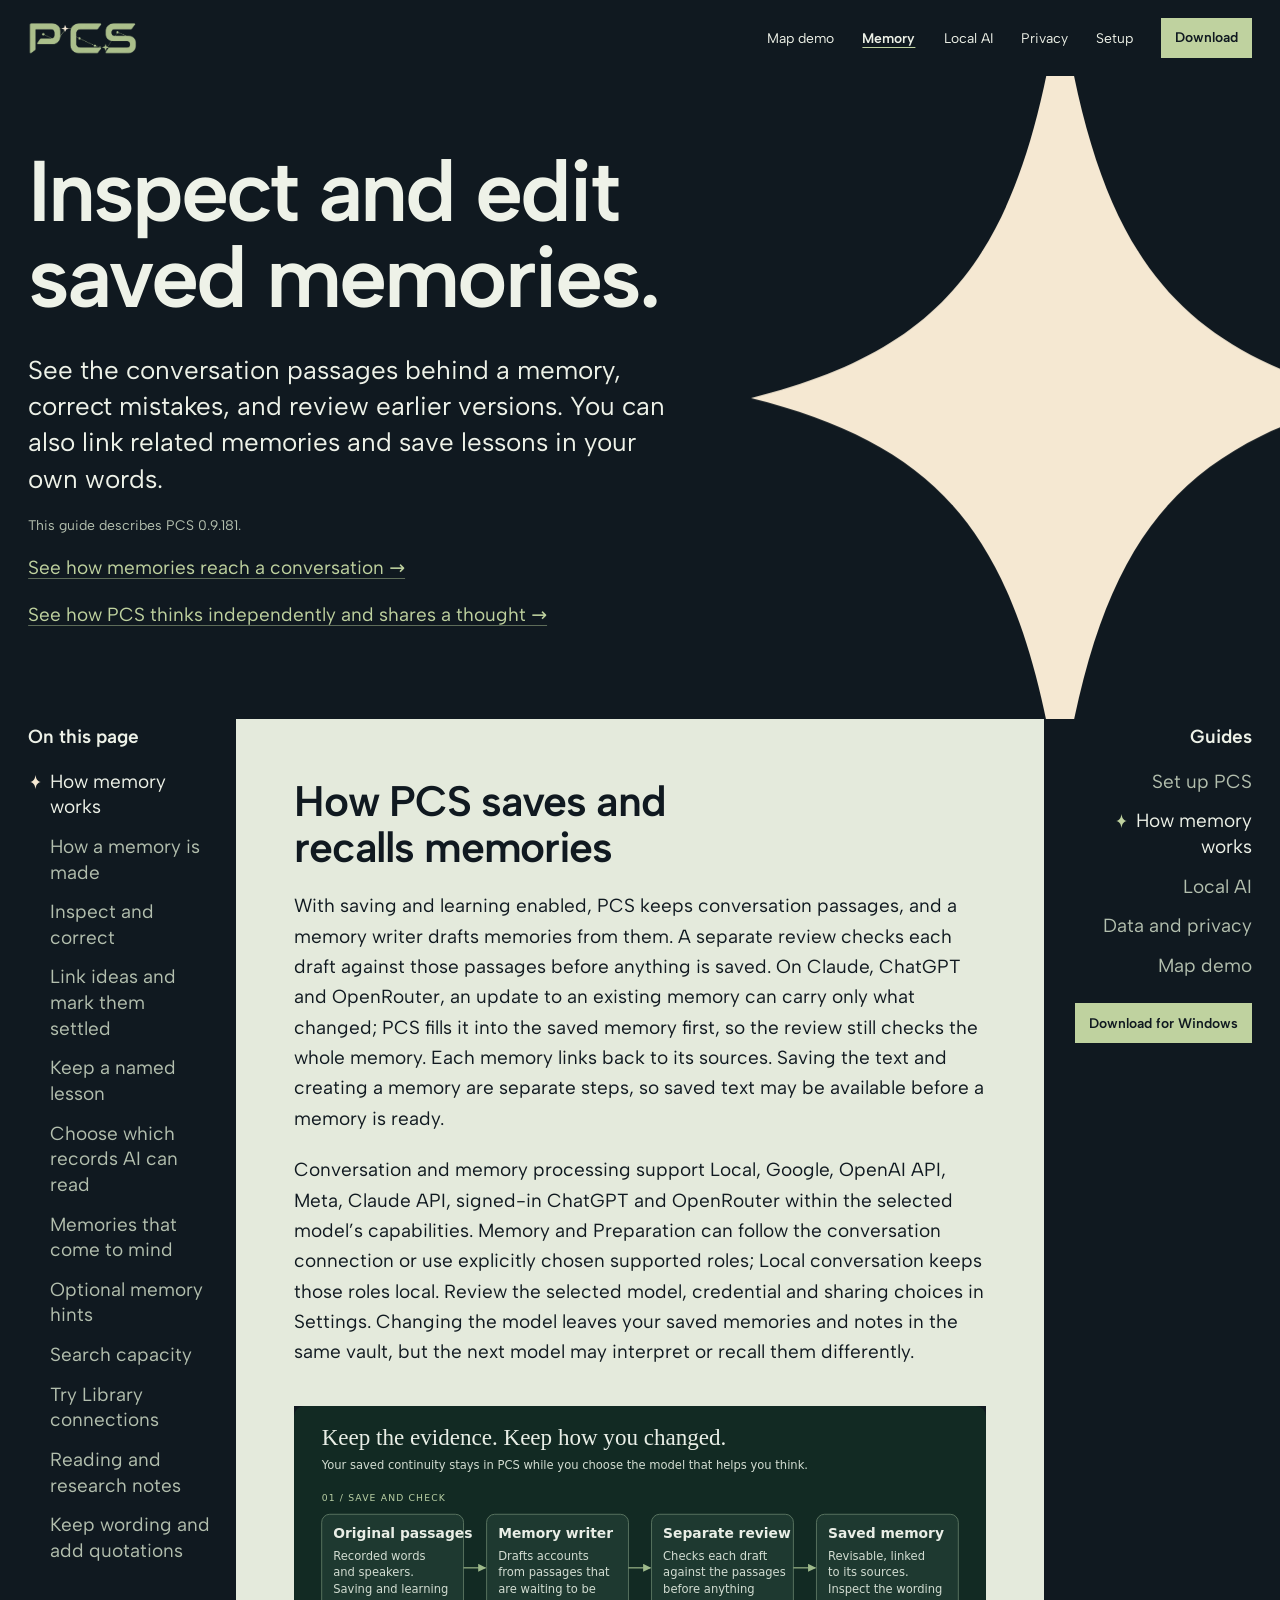
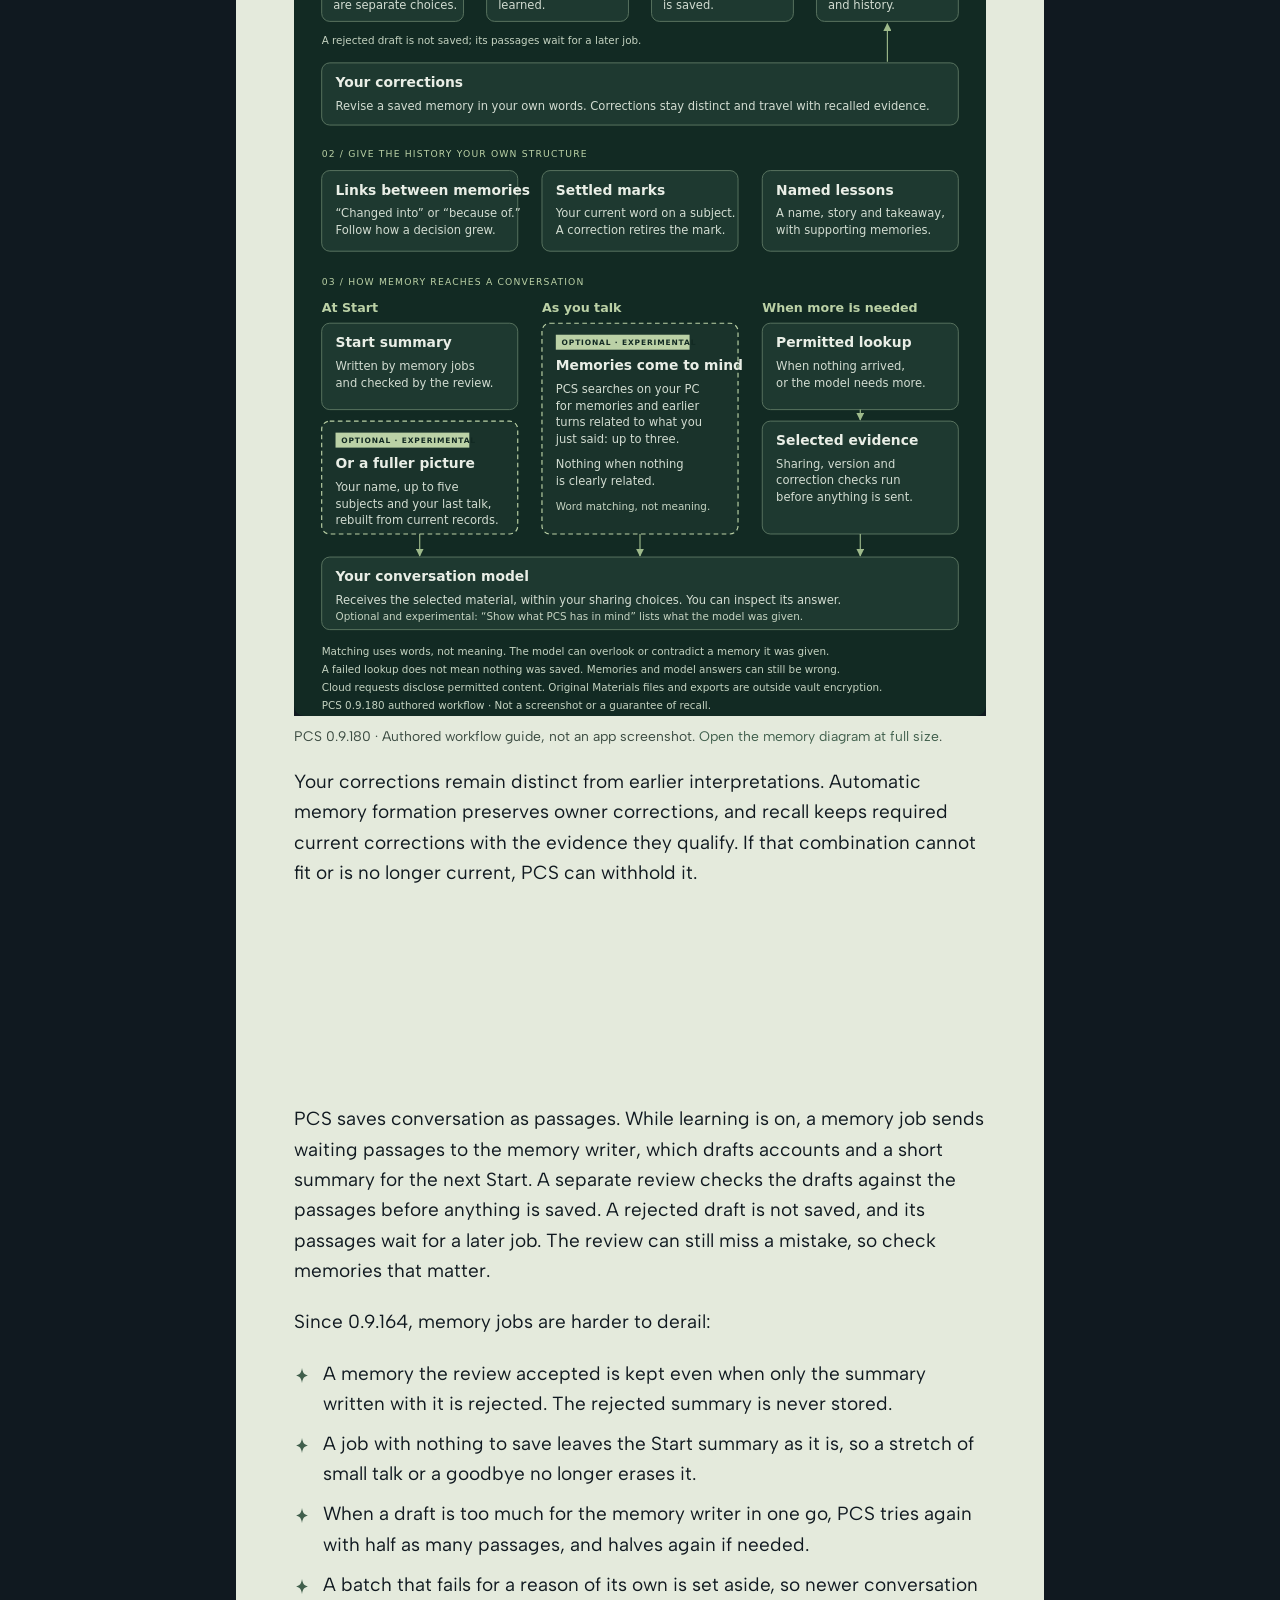
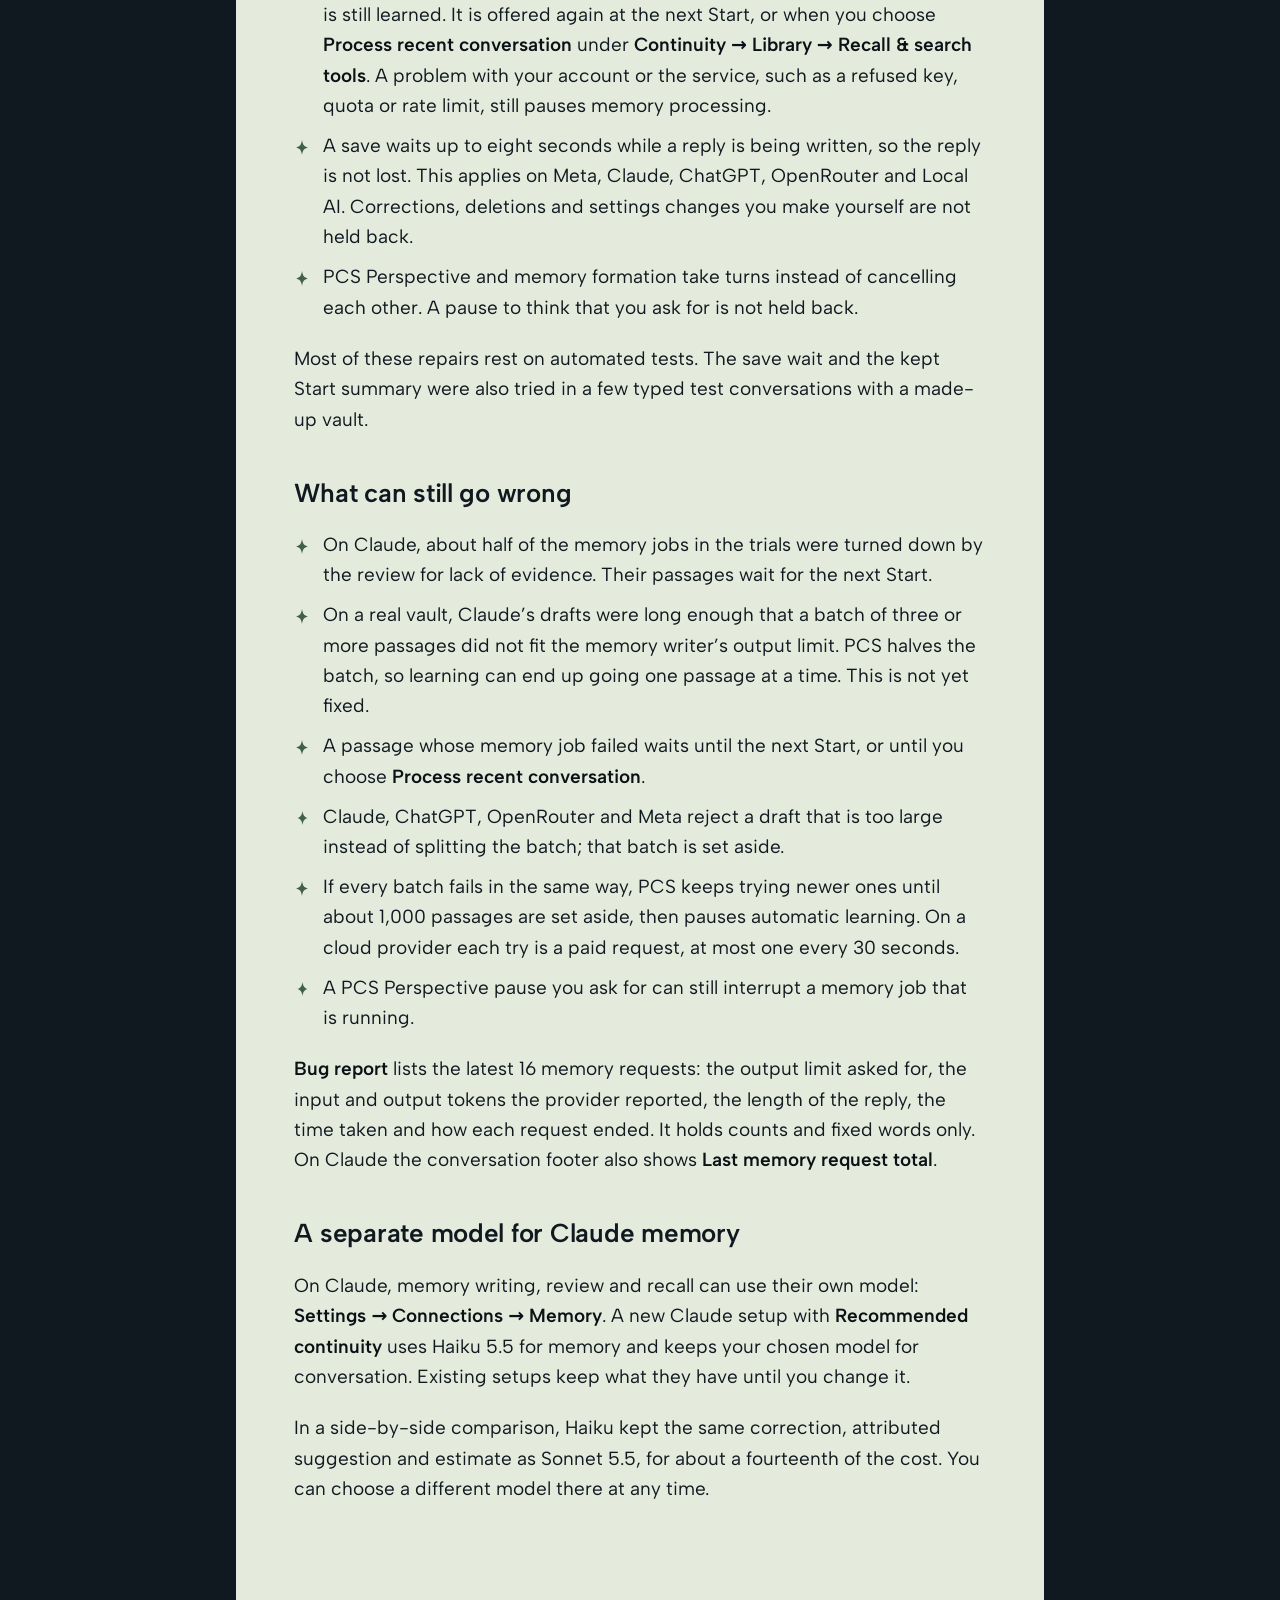
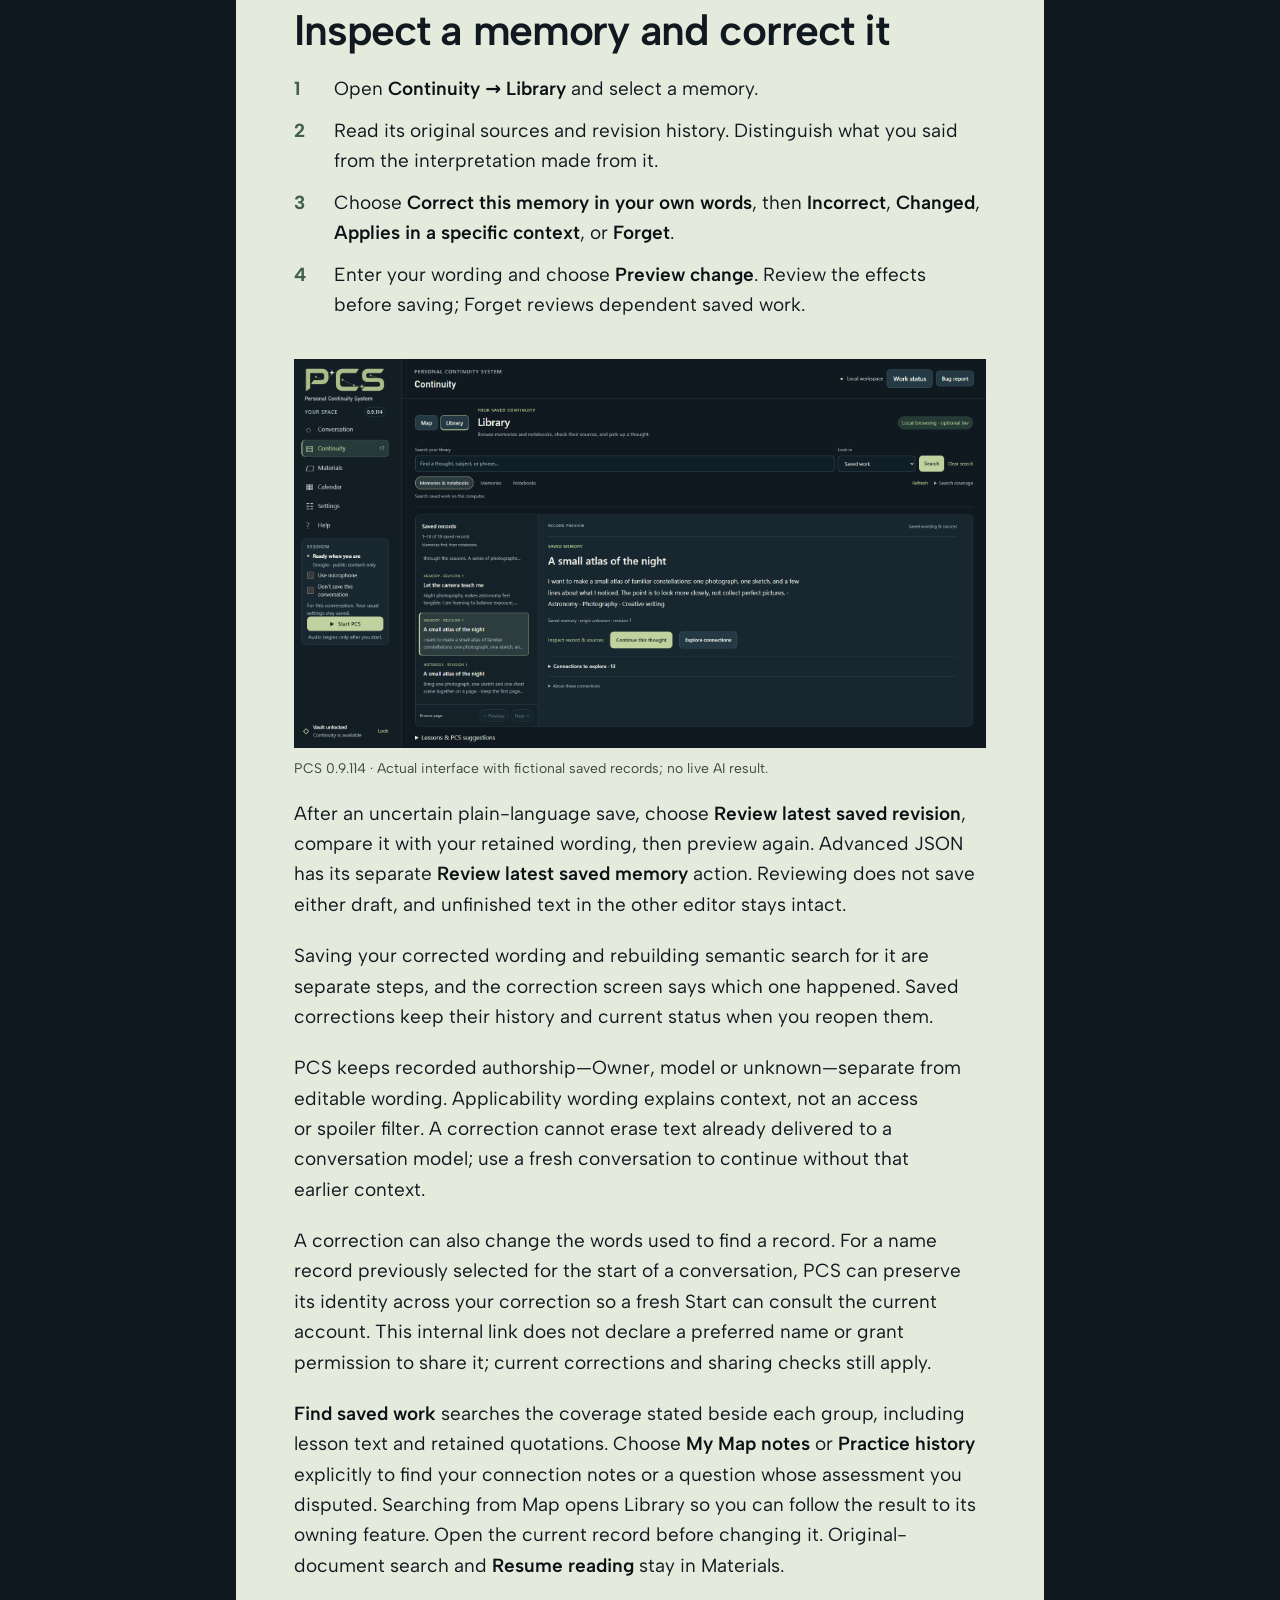
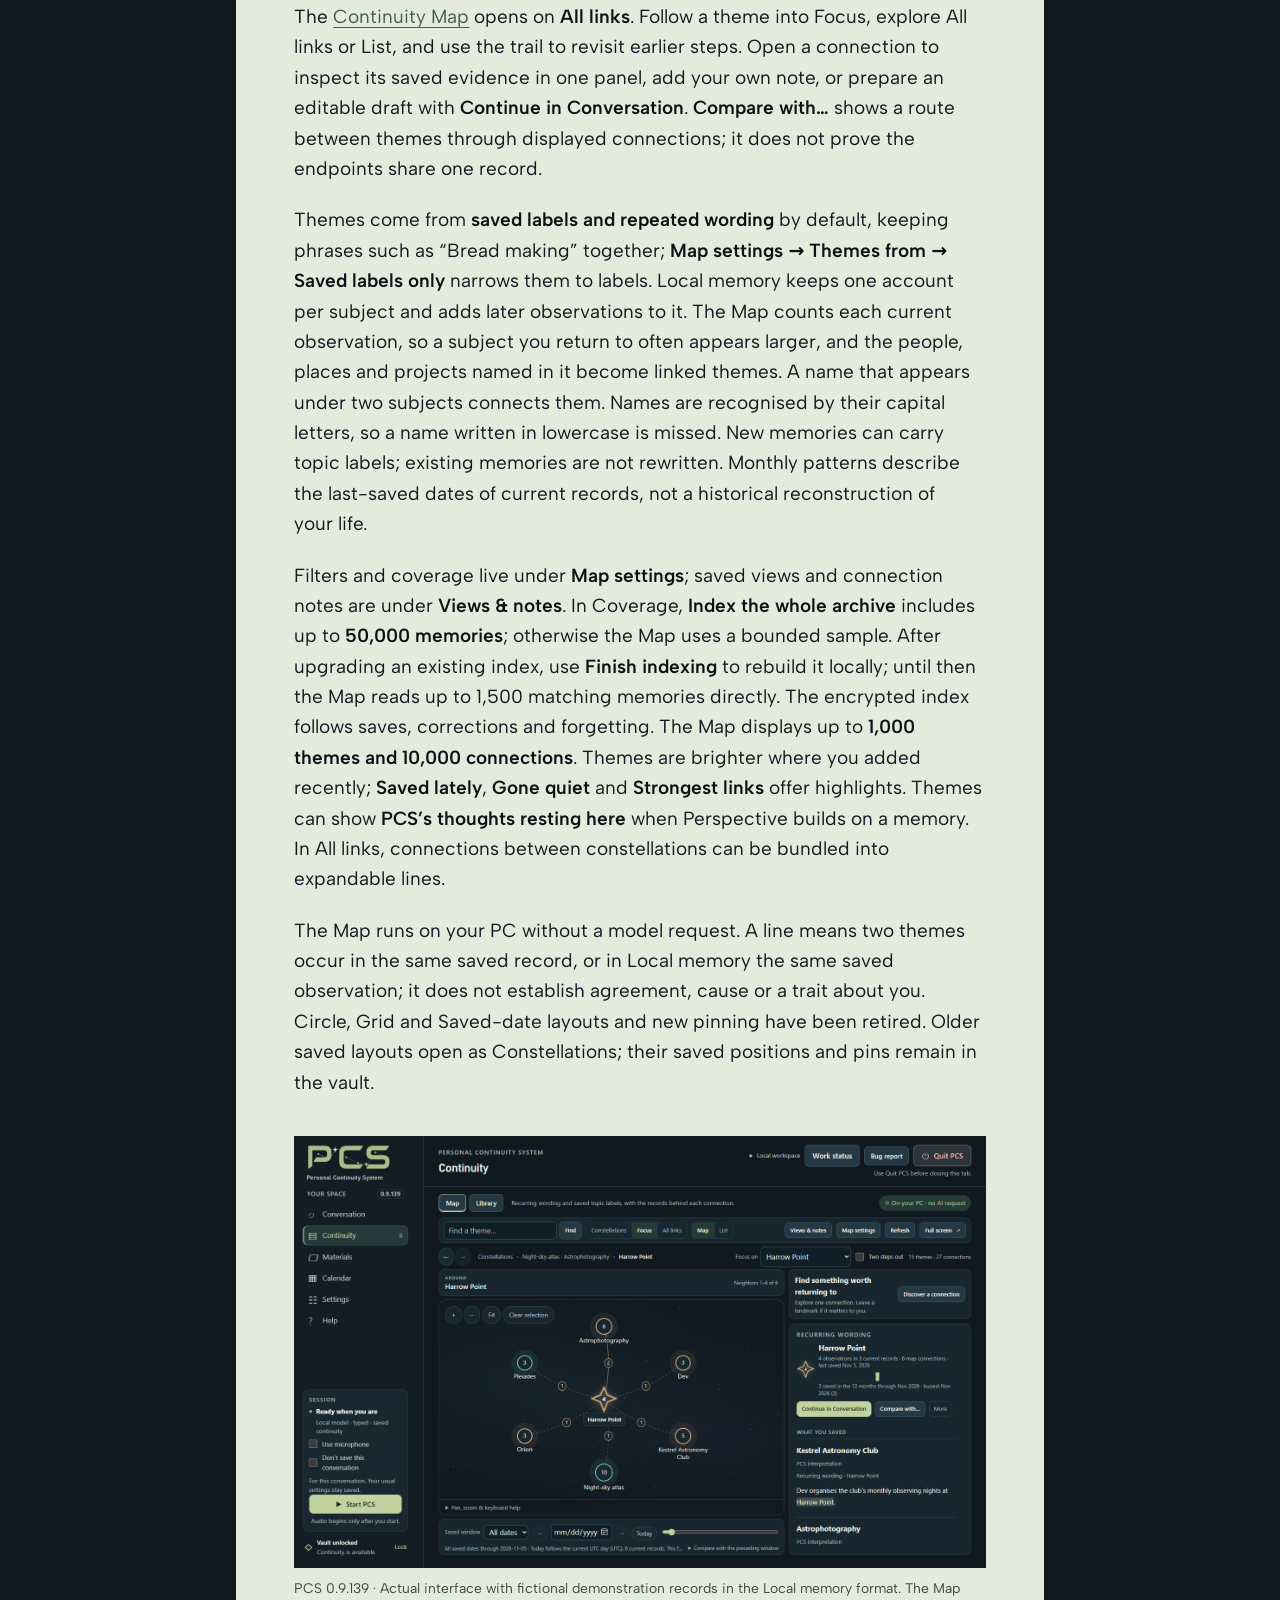
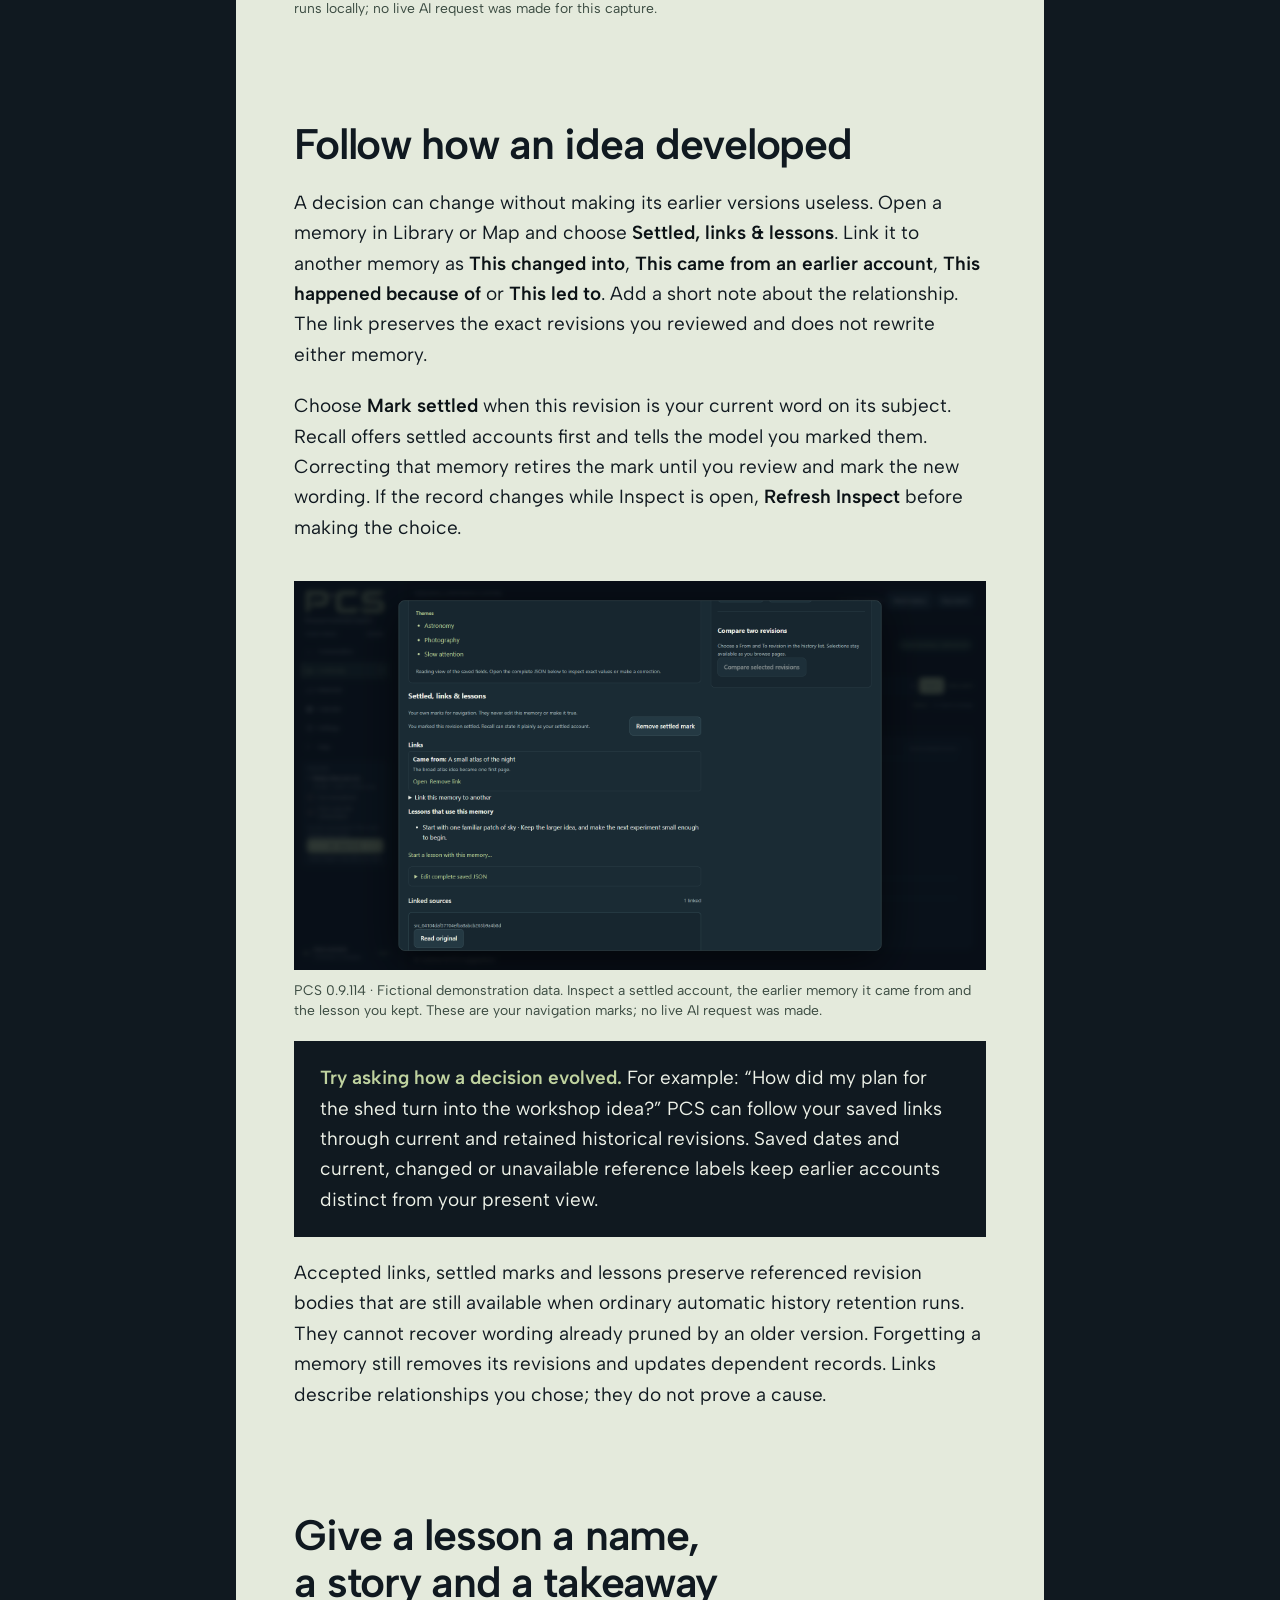
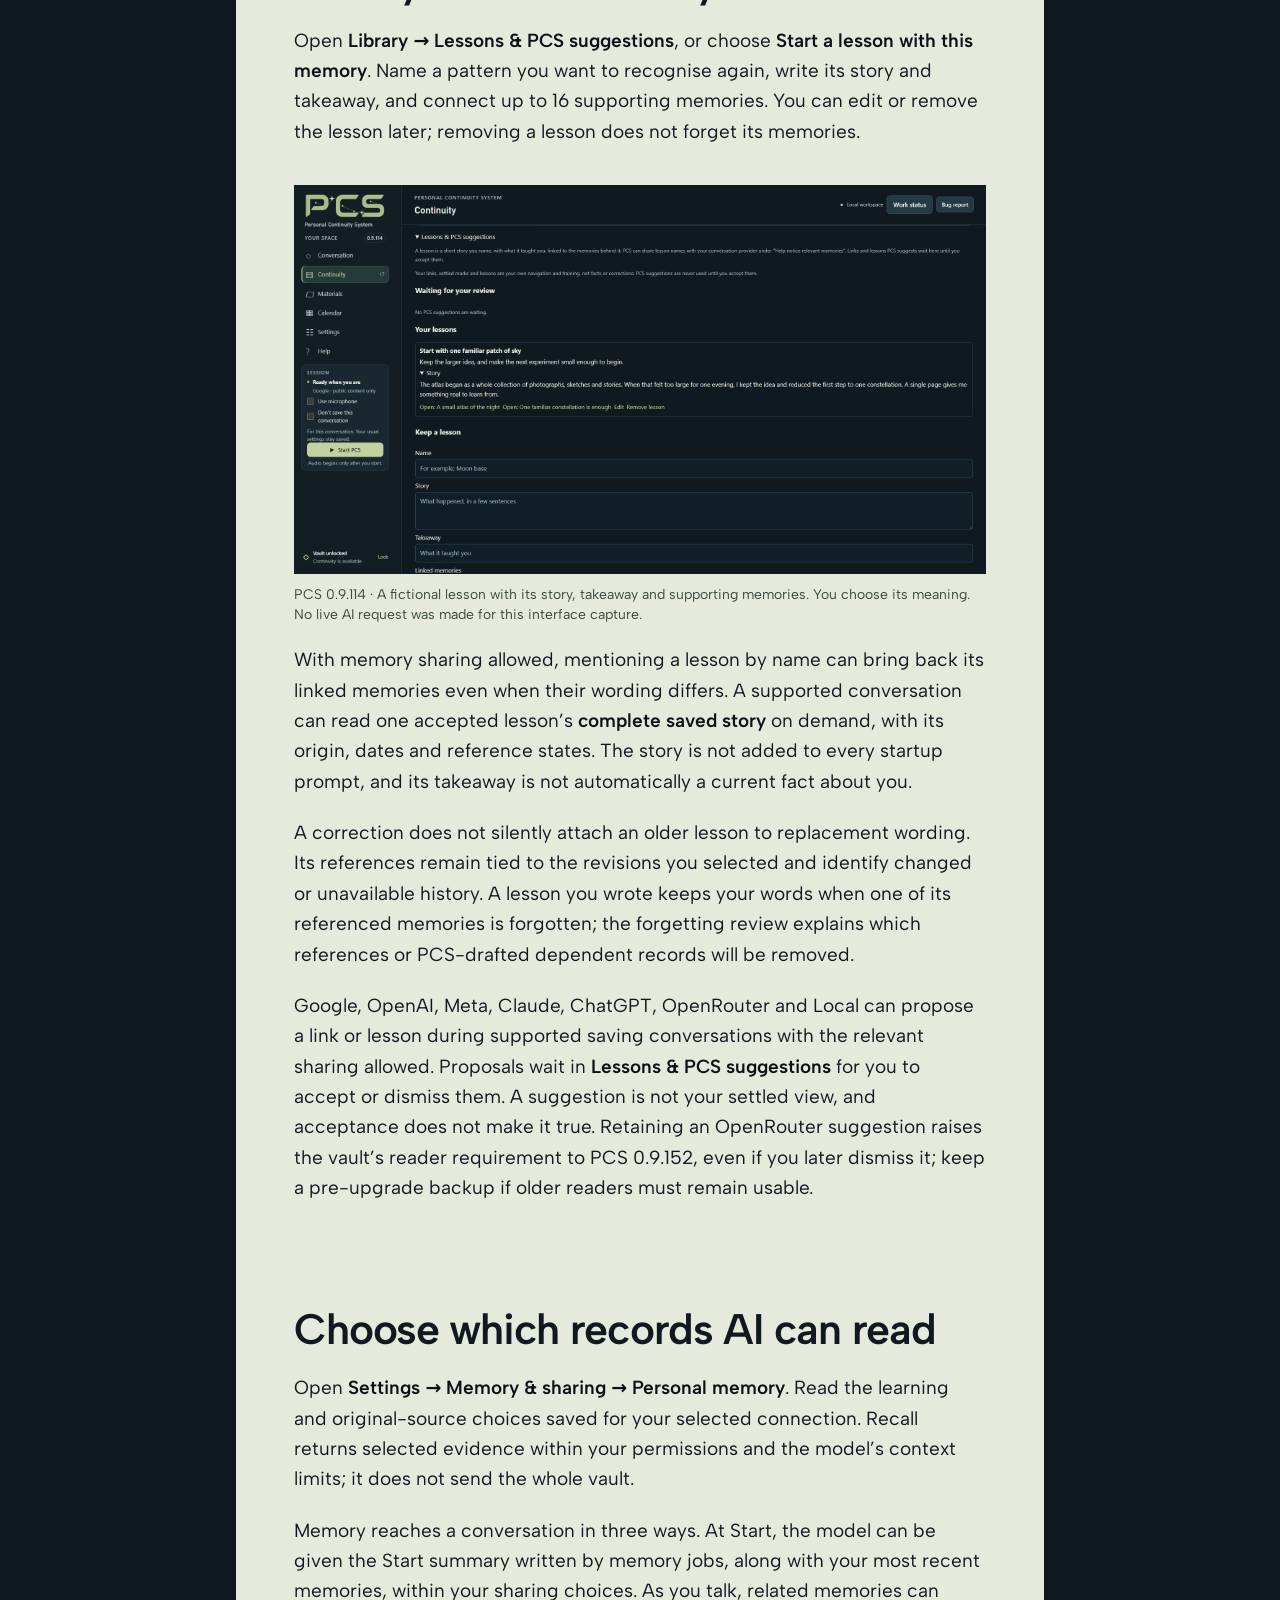
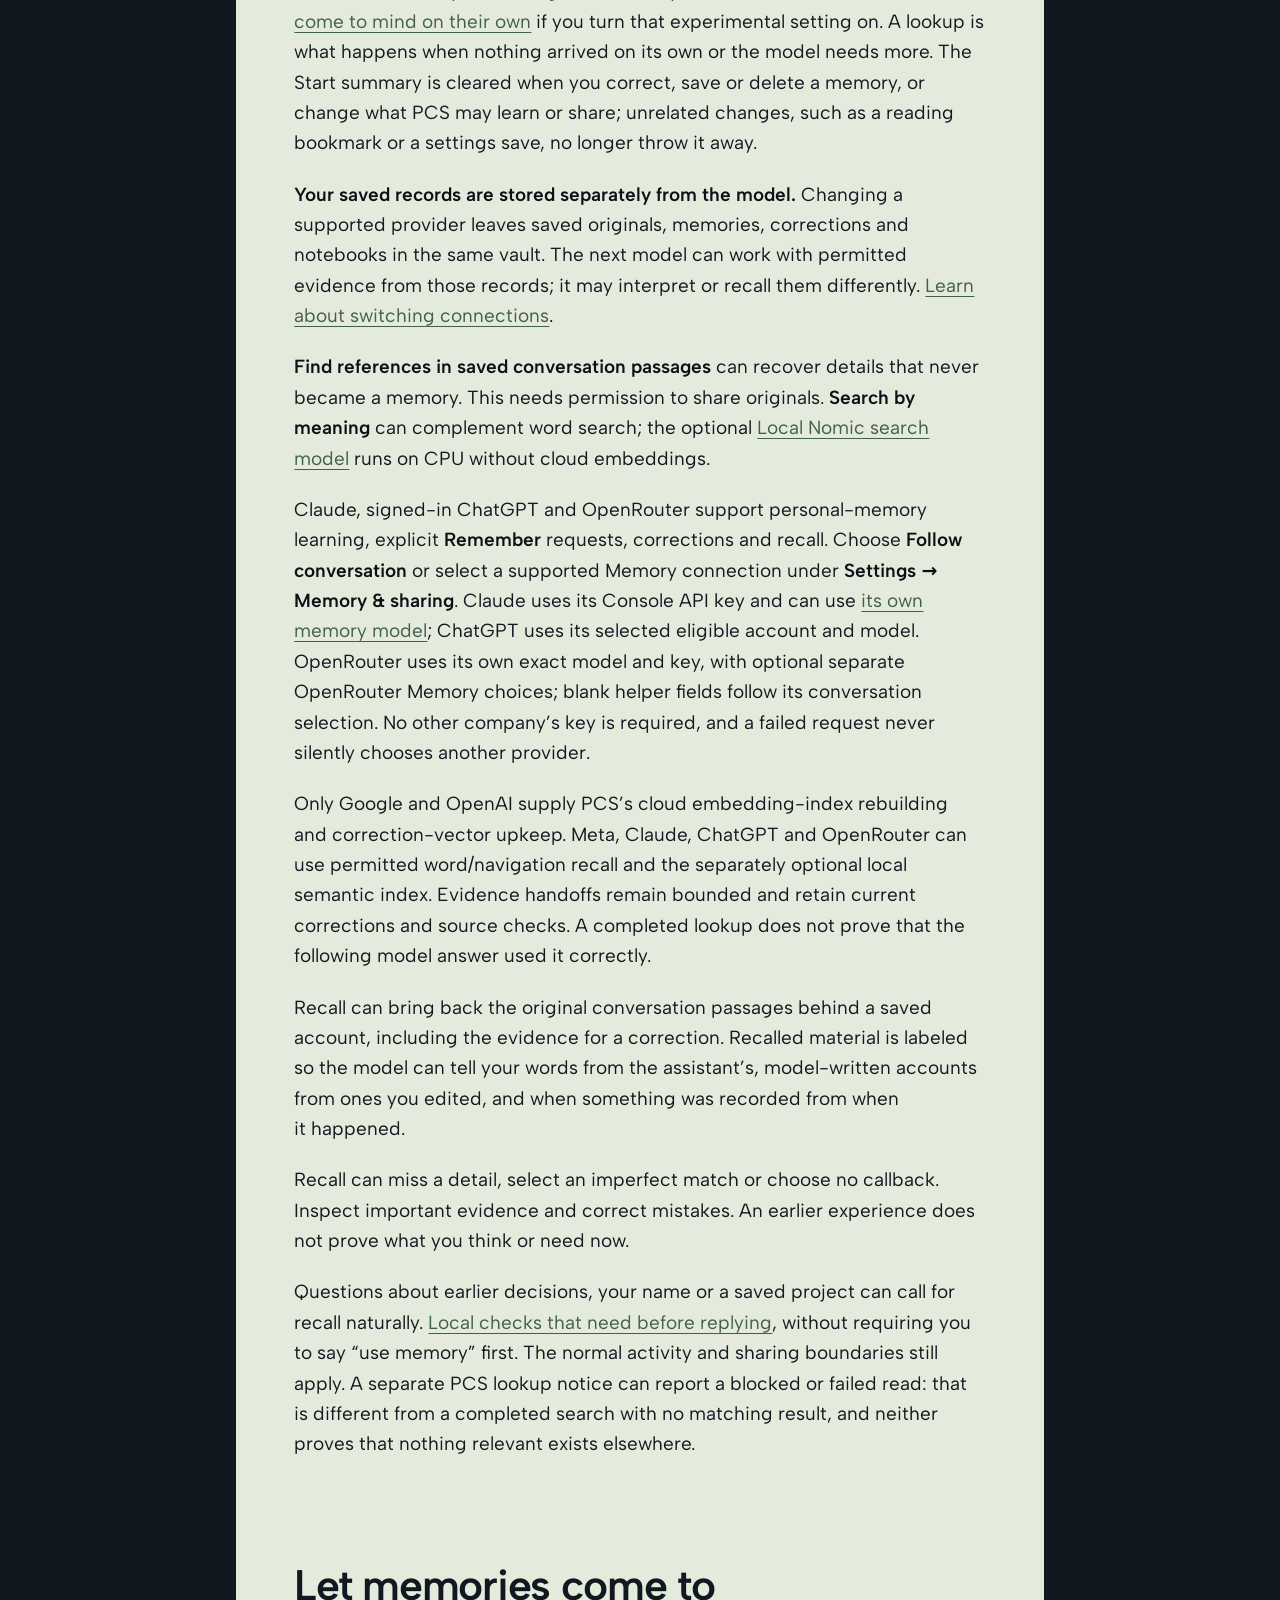
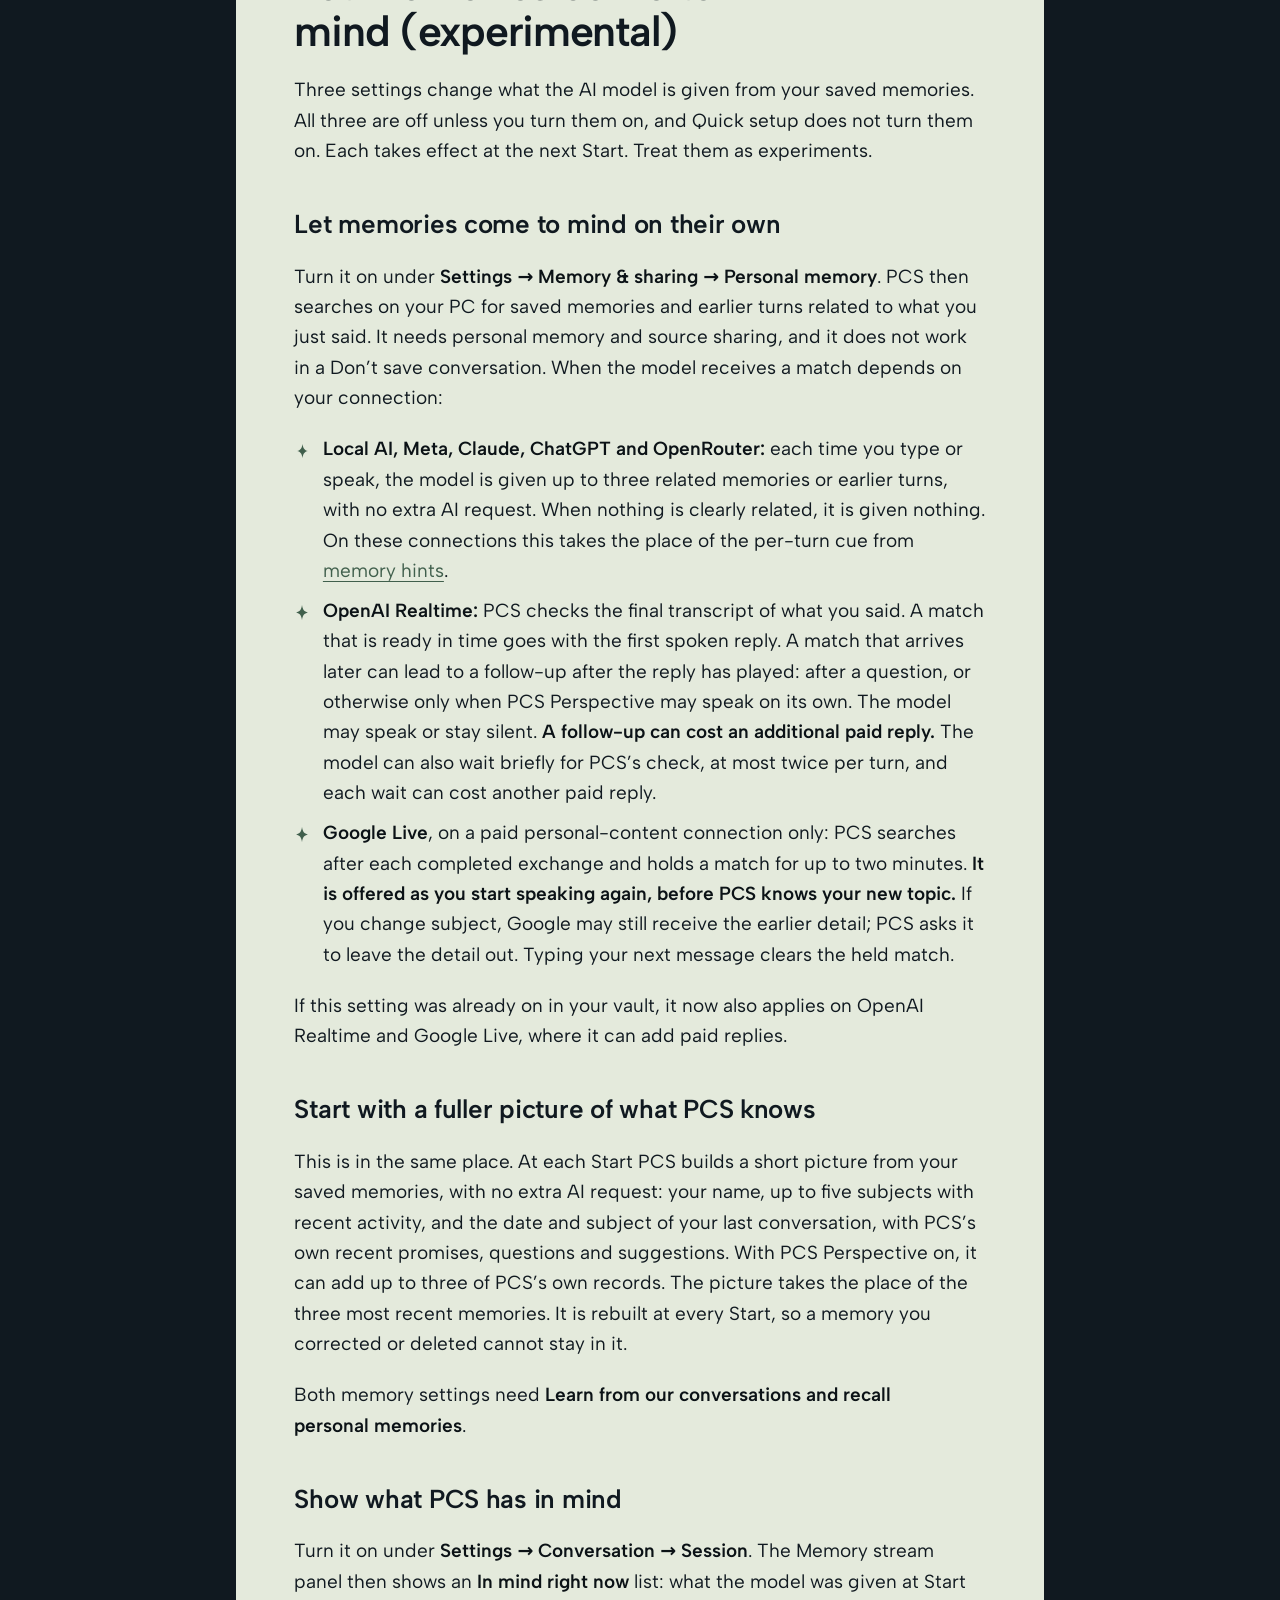
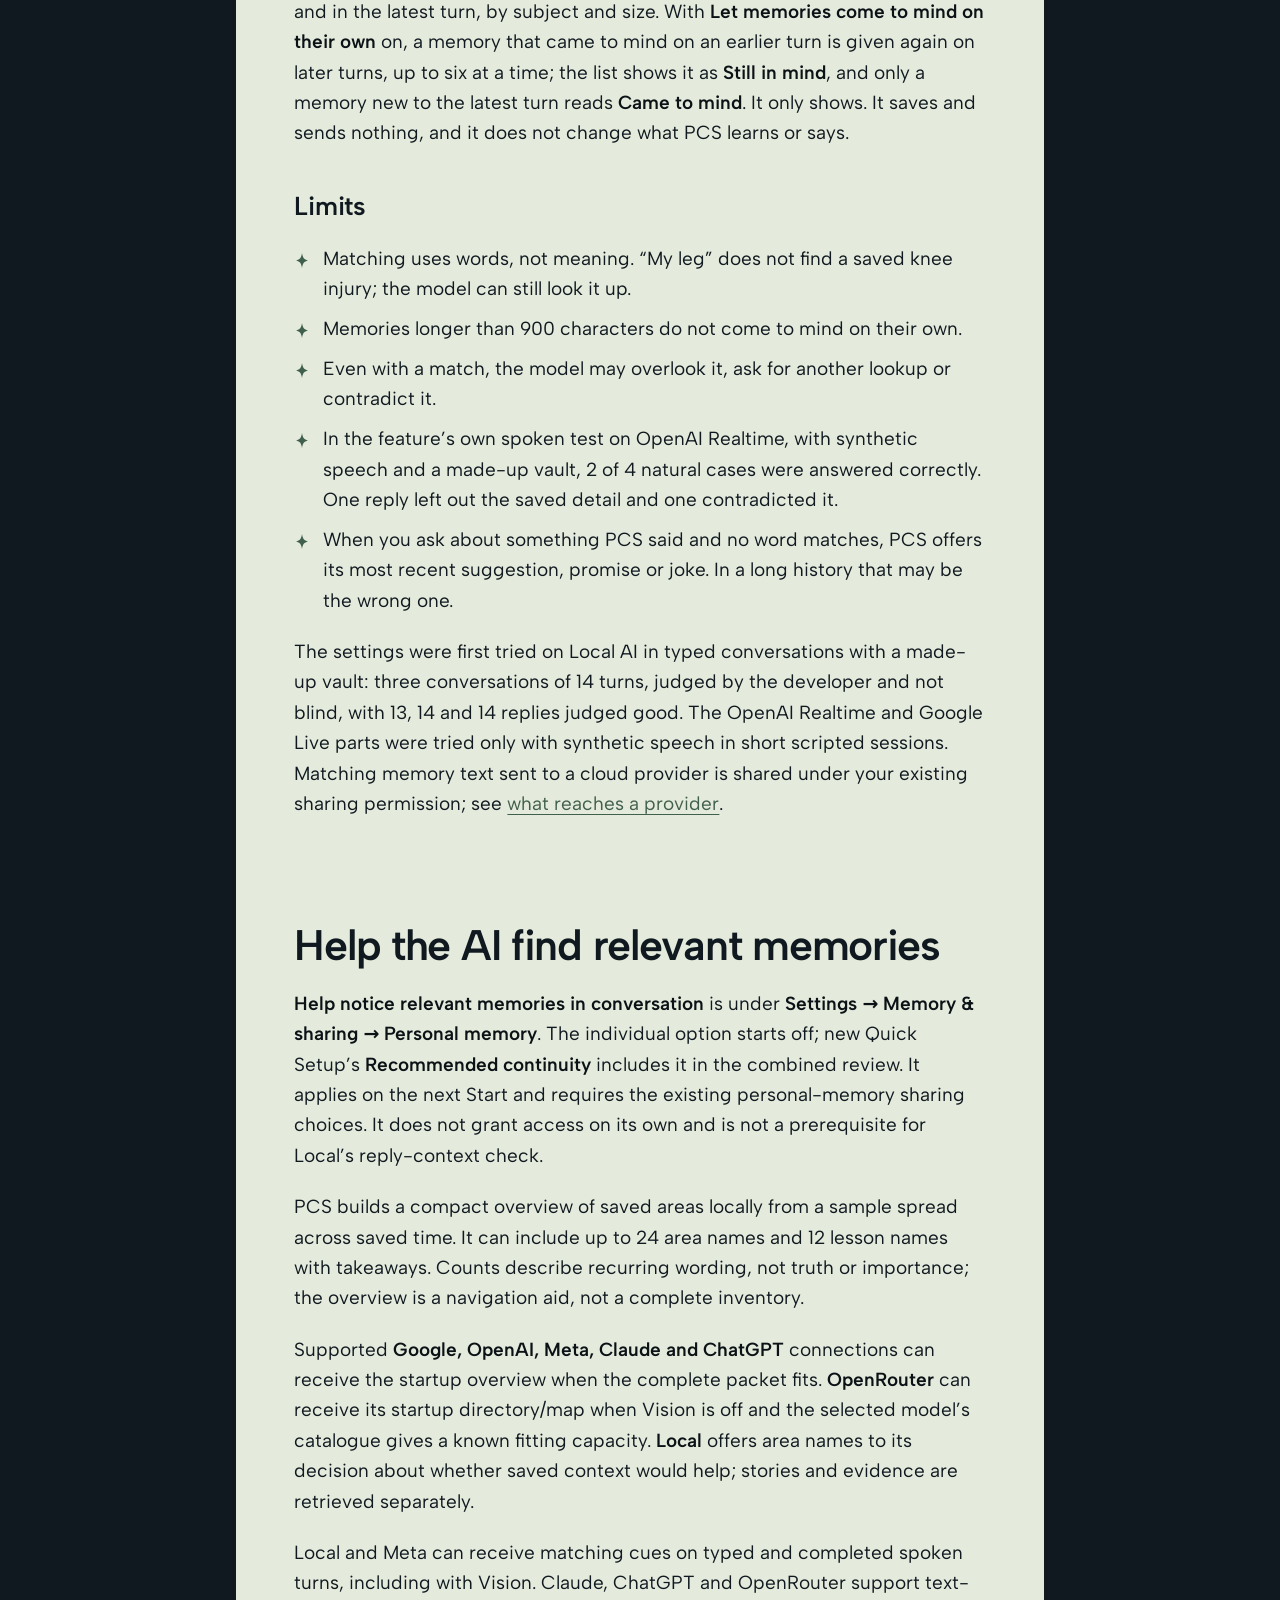
<file: memory-control.html>
<!doctype html>
<html lang="en"><head><meta charset="utf-8"><meta name="viewport" content="width=device-width, initial-scale=1">
<title>How to inspect and edit memories — PCS</title><meta name="description" content="See the source passages behind PCS memories, correct mistakes, review earlier versions, and choose which saved records AI can use."><meta name="theme-color" content="#101920">
<link rel="canonical" href="https://pcs-personalcontinuitysystem.github.io/PCS-site/memory-control.html"><link rel="icon" type="image/svg+xml" href="assets/pcs-star.svg">
<meta property="og:type" content="website"><meta property="og:site_name" content="PCS"><meta property="og:title" content="How to inspect and edit memories — PCS"><meta property="og:description" content="See the source passages behind PCS memories, correct mistakes, review earlier versions, and choose which saved records AI can use."><meta property="og:url" content="https://pcs-personalcontinuitysystem.github.io/PCS-site/memory-control.html"><meta property="og:image" content="https://pcs-personalcontinuitysystem.github.io/PCS-site/assets/social-preview-plain.png?v=20261021-sage-r2"><meta property="og:image:alt" content="PCS — A new AI shouldn’t mean starting over. Free for Windows."><meta name="twitter:card" content="summary_large_image">
<script type="application/ld+json">{"@context": "https://schema.org", "@type": "WebPage", "name": "How to inspect and edit memories — PCS", "description": "See the source passages behind PCS memories, correct mistakes, review earlier versions, and choose which saved records AI can use.", "url": "https://pcs-personalcontinuitysystem.github.io/PCS-site/memory-control.html", "isPartOf": {"@type": "WebSite", "name": "PCS", "url": "https://pcs-personalcontinuitysystem.github.io/PCS-site/"}, "about": {"@type": "SoftwareApplication", "name": "PCS", "softwareVersion": "0.9.181", "url": "https://github.com/PCS-PersonalContinuitySystem/PCS/releases/tag/v0.9.181"}}</script><meta name="color-scheme" content="dark"><link rel="preload" href="assets/fonts/albert-sans-latin-wght.woff2" as="font" type="font/woff2" crossorigin><link rel="stylesheet" href="assets/atlas.css?v=20261118-0180"><link rel="stylesheet" href="assets/atlas-guides.css?v=20261021-atlas-2"><script>document.documentElement.classList.add('js')</script><script defer src="assets/atlas.js?v=20261116-0164"></script></head>
<body class="guide guide--article"><a class="skip-link" href="#main">Skip to content</a>
<header class="masthead">
  <div class="masthead__inner">
    <a class="masthead__brand" href="index.html"><img src="assets/pcs-wordmark-clear.webp" width="1110" height="345" alt="PCS home"></a>
    <button class="masthead__toggle" type="button" aria-expanded="false" aria-controls="site-nav">Menu</button>
    <nav class="masthead__nav" id="site-nav" aria-label="Main">
      <a href="continuity-map.html">Map demo</a>
      <a href="memory-control.html" aria-current="page">Memory</a>
      <a href="local-ai.html">Local AI</a>
      <a href="data-and-privacy.html">Privacy</a>
      <a href="getting-started.html">Setup</a>
      <a class="button button--small" href="index.html#download">Download</a>
    </nav>
  </div>
</header><main id="main"><section class="guide-intro"><svg class="guide-intro__star" viewBox="0 0 200 260" aria-hidden="true" focusable="false"><path d="M100 0C112 83 136 114 200 130 136 146 112 177 100 260 88 177 64 146 0 130 64 114 88 83 100 0Z"/></svg>
  <h1>Inspect and edit saved memories.</h1>
  <p class="lead">See the conversation passages behind a memory, correct mistakes, and review earlier versions. You can also link related memories and save lessons in your own words.</p><p class="guide-intro__note">This guide describes PCS 0.9.181.</p><p><a class="text-link" href="#arriving-memory">See how memories reach a conversation →</a></p><p><a class="text-link" href="#perspective-diagram">See how PCS thinks independently and shares a thought →</a></p>
</section>
<div class="wrap article-layout">
  <aside class="toc" aria-label="On this page">
    <p>On this page</p>
    <a href="#flow">How memory works</a>
    <a href="#formation">How a memory is made</a>
    <a href="#review">Inspect and correct</a>
    <a href="#threads">Link ideas and mark them settled</a>
    <a href="#lessons">Keep a named lesson</a>
    <a href="#recall">Choose which records AI can read</a>
    <a href="#arriving-memory">Memories that come to mind</a>
    <a href="#memory-hints">Optional memory hints</a>
    <a href="#search-capacity">Search capacity</a>
    <a href="#jev-exploration">Try Library connections</a>
    <a href="#reference-notes">Reading and research notes</a>
    <a href="#keep">Keep wording and add quotations</a>
    <a href="#activity">Activity memories</a>
    <a href="#reflection">Retired reflection action</a>
    <a href="#perspective">PCS Perspective &amp; diagram</a>
    <a href="#saving">Check saving</a>
    <a href="#controls">Saving and clearing</a>
    <a href="#backup">Keep a backup</a>
  </aside>
  <article class="prose">
    <h2 id="flow">How PCS saves and recalls memories</h2>
    <p>With saving and learning enabled, PCS keeps conversation passages, and a memory writer drafts memories from them. A separate review checks each draft against those passages before anything is saved. On Claude, ChatGPT and OpenRouter, an update to an existing memory can carry only what changed; PCS fills it into the saved memory first, so the review still checks the whole memory. Each memory links back to its sources. Saving the text and creating a memory are separate steps, so saved text may be available before a memory is ready.</p>
    <p>Conversation and memory processing support Local, Google, OpenAI API, Meta, Claude API, signed-in ChatGPT and OpenRouter within the selected model’s capabilities. Memory and Preparation can follow the conversation connection or use explicitly chosen supported roles; Local conversation keeps those roles local. Review the selected model, credential and sharing choices in Settings. Changing the model leaves your saved memories and notes in the same vault, but the next model may interpret or recall them differently.</p>
    <figure class="memory-diagram" id="memory-diagram">
      <a class="memory-diagram__wide" data-image-preview href="assets/pcs-memory-flow-0180.svg"><img src="assets/pcs-memory-flow-0180.svg" width="1200" height="1580" alt="Memory flow: saved passages, a memory writer’s drafts and a separate review lead to saved, revisable memories that you can correct. Links, settled marks and lessons add your own structure. Memory reaches a conversation at Start, optionally as you talk, and through permitted lookups." loading="lazy"></a>
      <div class="memory-diagram__steps">
        <h3>Save and check</h3>
        <ol>
          <li><strong>Original passages.</strong> Recorded words and speakers. Saving and learning are separate choices.</li>
          <li><strong>Memory writer.</strong> Drafts accounts from passages that are waiting to be learned.</li>
          <li><strong>Separate review.</strong> Checks each draft against the passages before anything is saved. A rejected draft is not saved; its passages wait for a later job.</li>
          <li><strong>Saved memory.</strong> Revisable and linked to its sources. Correct it in your own words; corrections stay distinct and travel with recalled evidence.</li>
        </ol>
        <h3>Give the history your own structure</h3>
        <p>Link memories, mark a revision settled as your current word, and keep named lessons with their supporting memories.</p>
        <h3>How memory reaches a conversation</h3>
        <ul>
          <li><strong>At Start:</strong> the Start summary written by memory jobs. Optional and experimental: a fuller picture rebuilt from your current records.</li>
          <li><strong>As you talk:</strong> optional and experimental. Up to three related memories or earlier turns can come to mind on their own; nothing when nothing is clearly related.</li>
          <li><strong>When more is needed:</strong> a permitted lookup returns selected evidence, after sharing, version and correction checks.</li>
        </ul>
        <p>Matching uses words, not meaning. The model can overlook or contradict a memory it was given, and a failed lookup does not mean nothing was saved.</p>
      </div>
      <figcaption>PCS 0.9.180 · Authored workflow guide, not an app screenshot. <a href="assets/pcs-memory-flow-0180.svg">Open the memory diagram at full size</a>.</figcaption>
    </figure>
    <p>Your corrections remain distinct from earlier interpretations. Automatic memory formation preserves owner corrections, and recall keeps required current corrections with the evidence they qualify. If that combination cannot fit or is no longer current, PCS can withhold it.</p>

    <h2 id="formation">How a memory is made and checked</h2>
    <p>PCS saves conversation as passages. While learning is on, a memory job sends waiting passages to the memory writer, which drafts accounts and a short summary for the next Start. A separate review checks the drafts against the passages before anything is saved. A rejected draft is not saved, and its passages wait for a later job. The review can still miss a mistake, so check memories that matter.</p>
    <p>Since 0.9.164, memory jobs are harder to derail:</p>
    <ul>
      <li>A memory the review accepted is kept even when only the summary written with it is rejected. The rejected summary is never stored.</li>
      <li>A job with nothing to save leaves the Start summary as it is, so a stretch of small talk or a goodbye no longer erases it.</li>
      <li>When a draft is too much for the memory writer in one go, PCS tries again with half as many passages, and halves again if needed.</li>
      <li>A batch that fails for a reason of its own is set aside, so newer conversation is still learned. It is offered again at the next Start, or when you choose <strong>Process recent conversation</strong> under <strong>Continuity → Library → Recall &amp; search tools</strong>. A problem with your account or the service, such as a refused key, quota or rate limit, still pauses memory processing.</li>
      <li>A save waits up to eight seconds while a reply is being written, so the reply is not lost. This applies on Meta, Claude, ChatGPT, OpenRouter and Local AI. Corrections, deletions and settings changes you make yourself are not held back.</li>
      <li>PCS Perspective and memory formation take turns instead of cancelling each other. A pause to think that you ask for is not held back.</li>
    </ul>
    <p>Most of these repairs rest on automated tests. The save wait and the kept Start summary were also tried in a few typed test conversations with a made-up vault.</p>
    <h3 id="memory-limits">What can still go wrong</h3>
    <ul>
      <li>On Claude, about half of the memory jobs in the trials were turned down by the review for lack of evidence. Their passages wait for the next Start.</li>
      <li>On a real vault, Claude’s drafts were long enough that a batch of three or more passages did not fit the memory writer’s output limit. PCS halves the batch, so learning can end up going one passage at a time. This is not yet fixed.</li>
      <li>A passage whose memory job failed waits until the next Start, or until you choose <strong>Process recent conversation</strong>.</li>
      <li>Claude, ChatGPT, OpenRouter and Meta reject a draft that is too large instead of splitting the batch; that batch is set aside.</li>
      <li>If every batch fails in the same way, PCS keeps trying newer ones until about 1,000 passages are set aside, then pauses automatic learning. On a cloud provider each try is a paid request, at most one every 30 seconds.</li>
      <li>A PCS Perspective pause you ask for can still interrupt a memory job that is running.</li>
    </ul>
    <p><strong>Bug report</strong> lists the latest 16 memory requests: the output limit asked for, the input and output tokens the provider reported, the length of the reply, the time taken and how each request ended. It holds counts and fixed words only. On Claude the conversation footer also shows <strong>Last memory request total</strong>.</p>
    <h3 id="claude-memory-model">A separate model for Claude memory</h3>
    <p>On Claude, memory writing, review and recall can use their own model: <strong>Settings → Connections → Memory</strong>. A new Claude setup with <strong>Recommended continuity</strong> uses Haiku 5.5 for memory and keeps your chosen model for conversation. Existing setups keep what they have until you change it.</p>
    <p>In a side-by-side comparison, Haiku kept the same correction, attributed suggestion and estimate as Sonnet 5.5, for about a fourteenth of the cost. You can choose a different model there at any time.</p>

    <h2 id="review">Inspect a memory and correct it</h2>
    <ol class="steps">
      <li>Open <strong>Continuity → Library</strong> and select a memory.</li>
      <li>Read its original sources and revision history. Distinguish what you said from the interpretation made from it.</li>
      <li>Choose <strong>Correct this memory in your own words</strong>, then <strong>Incorrect</strong>, <strong>Changed</strong>, <strong>Applies in a specific context</strong>, or <strong>Forget</strong>.</li>
      <li>Enter your wording and choose <strong>Preview change</strong>. Review the effects before saving; Forget reviews dependent saved work.</li>
    </ol>
    <figure>
      <a href="screenshots/pcs-library-0114.png"><img src="screenshots/pcs-library-0114.png" width="1920" height="1080" alt="PCS 0.9.114 Library with a fictional saved-record preview and Explore connections controls." loading="lazy"></a>
      <figcaption>PCS 0.9.114 · Actual interface with fictional saved records; no live AI result.</figcaption>
    </figure>
    <p>After an uncertain plain-language save, choose <strong>Review latest saved revision</strong>, compare it with your retained wording, then preview again. Advanced JSON has its separate <strong>Review latest saved memory</strong> action. Reviewing does not save either draft, and unfinished text in the other editor stays intact.</p>
    <p>Saving your corrected wording and rebuilding semantic search for it are separate steps, and the correction screen says which one happened. Saved corrections keep their history and current status when you reopen them.</p>
    <p>PCS keeps recorded authorship—Owner, model or unknown—separate from editable wording. Applicability wording explains context, not an access or spoiler filter. A correction cannot erase text already delivered to a conversation model; use a fresh conversation to continue without that earlier context.</p>
    <p>A correction can also change the words used to find a record. For a name record previously selected for the start of a conversation, PCS can preserve its identity across your correction so a fresh Start can consult the current account. This internal link does not declare a preferred name or grant permission to share it; current corrections and sharing checks still apply.</p>
    <p><strong>Find saved work</strong> searches the coverage stated beside each group, including lesson text and retained quotations. Choose <strong>My Map notes</strong> or <strong>Practice history</strong> explicitly to find your connection notes or a question whose assessment you disputed. Searching from Map opens Library so you can follow the result to its owning feature. Open the current record before changing it. Original-document search and <strong>Resume reading</strong> stay in Materials.</p>
    <p>The <a href="continuity-map.html">Continuity Map</a> opens on <strong>All links</strong>. Follow a theme into Focus, explore All links or List, and use the trail to revisit earlier steps. Open a connection to inspect its saved evidence in one panel, add your own note, or prepare an editable draft with <strong>Continue in Conversation</strong>. <strong>Compare with…</strong> shows a route between themes through displayed connections; it does not prove the endpoints share one record.</p>
    <p>Themes come from <strong>saved labels and repeated wording</strong> by default, keeping phrases such as “Bread making” together; <strong>Map settings → Themes from → Saved labels only</strong> narrows them to labels. Local memory keeps one account per subject and adds later observations to it. The Map counts each current observation, so a subject you return to often appears larger, and the people, places and projects named in it become linked themes. A name that appears under two subjects connects them. Names are recognised by their capital letters, so a name written in lowercase is missed. New memories can carry topic labels; existing memories are not rewritten. Monthly patterns describe the last-saved dates of current records, not a historical reconstruction of your life.</p>
    <p>Filters and coverage live under <strong>Map settings</strong>; saved views and connection notes are under <strong>Views &amp; notes</strong>. In Coverage, <strong>Index the whole archive</strong> includes up to <strong>50,000 memories</strong>; otherwise the Map uses a bounded sample. After upgrading an existing index, use <strong>Finish indexing</strong> to rebuild it locally; until then the Map reads up to 1,500 matching memories directly. The encrypted index follows saves, corrections and forgetting. The Map displays up to <strong>1,000 themes and 10,000 connections</strong>. Themes are brighter where you added recently; <strong>Saved lately</strong>, <strong>Gone quiet</strong> and <strong>Strongest links</strong> offer highlights. Themes can show <strong>PCS’s thoughts resting here</strong> when Perspective builds on a memory. In All links, connections between constellations can be bundled into expandable lines.</p>
    <p>The Map runs on your PC without a model request. A line means two themes occur in the same saved record, or in Local memory the same saved observation; it does not establish agreement, cause or a trait about you. Circle, Grid and Saved-date layouts and new pinning have been retired. Older saved layouts open as Constellations; their saved positions and pins remain in the vault.</p>
    <figure><a data-image-preview href="screenshots/pcs-map-focus-0139.png"><img src="screenshots/pcs-map-focus-0139.png" width="1600" height="1000" loading="lazy" alt="PCS 0.9.139 Continuity Map focused on Harrow Point, a place named in fictional observations about astrophotography, an astronomy club and a night-sky atlas, with the saved records behind it."></a><figcaption>PCS 0.9.139 · Actual interface with fictional demonstration records in the Local memory format. The Map runs locally; no live AI request was made for this capture.</figcaption></figure>

    <h2 id="threads">Follow how an idea developed</h2>
    <p>A decision can change without making its earlier versions useless. Open a memory in Library or Map and choose <strong>Settled, links &amp; lessons</strong>. Link it to another memory as <strong>This changed into</strong>, <strong>This came from an earlier account</strong>, <strong>This happened because of</strong> or <strong>This led to</strong>. Add a short note about the relationship. The link preserves the exact revisions you reviewed and does not rewrite either memory.</p>
    <p>Choose <strong>Mark settled</strong> when this revision is your current word on its subject. Recall offers settled accounts first and tells the model you marked them. Correcting that memory retires the mark until you review and mark the new wording. If the record changes while Inspect is open, <strong>Refresh Inspect</strong> before making the choice.</p>
    <figure>
      <a data-image-preview href="screenshots/pcs-memory-links-0114.png"><img src="screenshots/pcs-memory-links-0114.png" width="1920" height="1080" loading="lazy" alt="PCS 0.9.114 memory inspector showing a settled fictional account, a Came from link to an earlier atlas idea and a named lesson using the memory."></a>
      <figcaption>PCS 0.9.114 · Fictional demonstration data. Inspect a settled account, the earlier memory it came from and the lesson you kept. These are your navigation marks; no live AI request was made.</figcaption>
    </figure>
    <div class="callout"><p><strong>Try asking how a decision evolved.</strong> For example: “How did my plan for the shed turn into the workshop idea?” PCS can follow your saved links through current and retained historical revisions. Saved dates and current, changed or unavailable reference labels keep earlier accounts distinct from your present view.</p></div>
    <p>Accepted links, settled marks and lessons preserve referenced revision bodies that are still available when ordinary automatic history retention runs. They cannot recover wording already pruned by an older version. Forgetting a memory still removes its revisions and updates dependent records. Links describe relationships you chose; they do not prove a cause.</p>

    <h2 id="lessons">Give a lesson a name, a story and a takeaway</h2>
    <p>Open <strong>Library → Lessons &amp; PCS suggestions</strong>, or choose <strong>Start a lesson with this memory</strong>. Name a pattern you want to recognise again, write its story and takeaway, and connect up to 16 supporting memories. You can edit or remove the lesson later; removing a lesson does not forget its memories.</p>
    <figure>
      <a data-image-preview href="screenshots/pcs-memory-lessons-0114.png"><img src="screenshots/pcs-memory-lessons-0114.png" width="1920" height="1080" loading="lazy" alt="PCS 0.9.114 Lessons and PCS suggestions showing the fictional lesson Start with one familiar patch of sky, its expanded story, takeaway and two linked memories."></a>
      <figcaption>PCS 0.9.114 · A fictional lesson with its story, takeaway and supporting memories. You choose its meaning. No live AI request was made for this interface capture.</figcaption>
    </figure>
    <p>With memory sharing allowed, mentioning a lesson by name can bring back its linked memories even when their wording differs. A supported conversation can read one accepted lesson’s <strong>complete saved story</strong> on demand, with its origin, dates and reference states. The story is not added to every startup prompt, and its takeaway is not automatically a current fact about you.</p>
    <p>A correction does not silently attach an older lesson to replacement wording. Its references remain tied to the revisions you selected and identify changed or unavailable history. A lesson you wrote keeps your words when one of its referenced memories is forgotten; the forgetting review explains which references or PCS-drafted dependent records will be removed.</p>
    <p>Google, OpenAI, Meta, Claude, ChatGPT, OpenRouter and Local can propose a link or lesson during supported saving conversations with the relevant sharing allowed. Proposals wait in <strong>Lessons &amp; PCS suggestions</strong> for you to accept or dismiss them. A suggestion is not your settled view, and acceptance does not make it true. Retaining an OpenRouter suggestion raises the vault’s reader requirement to PCS 0.9.152, even if you later dismiss it; keep a pre-upgrade backup if older readers must remain usable.</p>

    <h2 id="recall">Choose which records AI can read</h2>
    <p>Open <strong>Settings → Memory &amp; sharing → Personal memory</strong>. Read the learning and original-source choices saved for your selected connection. Recall returns selected evidence within your permissions and the model’s context limits; it does not send the whole vault.</p>
    <p>Memory reaches a conversation in three ways. At Start, the model can be given the Start summary written by memory jobs, along with your most recent memories, within your sharing choices. As you talk, related memories can <a href="#arriving-memory">come to mind on their own</a> if you turn that experimental setting on. A lookup is what happens when nothing arrived on its own or the model needs more. The Start summary is cleared when you correct, save or delete a memory, or change what PCS may learn or share; unrelated changes, such as a reading bookmark or a settings save, no longer throw it away.</p>
    <p><strong>Your saved records are stored separately from the model.</strong> Changing a supported provider leaves saved originals, memories, corrections and notebooks in the same vault. The next model can work with permitted evidence from those records; it may interpret or recall them differently. <a href="getting-started.html#switching">Learn about switching connections</a>.</p>
    <p><strong>Find references in saved conversation passages</strong> can recover details that never became a memory. This needs permission to share originals. <strong>Search by meaning</strong> can complement word search; the optional <a href="local-ai.html#semantic">Local Nomic search model</a> runs on CPU without cloud embeddings.</p>
    <p>Claude, signed-in ChatGPT and OpenRouter support personal-memory learning, explicit <strong>Remember</strong> requests, corrections and recall. Choose <strong>Follow conversation</strong> or select a supported Memory connection under <strong>Settings → Memory &amp; sharing</strong>. Claude uses its Console API key and can use <a href="#claude-memory-model">its own memory model</a>; ChatGPT uses its selected eligible account and model. OpenRouter uses its own exact model and key, with optional separate OpenRouter Memory choices; blank helper fields follow its conversation selection. No other company’s key is required, and a failed request never silently chooses another provider.</p>
    <p>Only Google and OpenAI supply PCS’s cloud embedding-index rebuilding and correction-vector upkeep. Meta, Claude, ChatGPT and OpenRouter can use permitted word/navigation recall and the separately optional local semantic index. Evidence handoffs remain bounded and retain current corrections and source checks. A completed lookup does not prove that the following model answer used it correctly.</p>
    <p>Recall can bring back the original conversation passages behind a saved account, including the evidence for a correction. Recalled material is labeled so the model can tell your words from the assistant’s, model-written accounts from ones you edited, and when something was recorded from when it happened.</p>
    <p>Recall can miss a detail, select an imperfect match or choose no callback. Inspect important evidence and correct mistakes. An earlier experience does not prove what you think or need now.</p>
    <p>Questions about earlier decisions, your name or a saved project can call for recall naturally. <a href="local-ai.html#reply-context">Local checks that need before replying</a>, without requiring you to say “use memory” first. The normal activity and sharing boundaries still apply. A separate PCS lookup notice can report a blocked or failed read: that is different from a completed search with no matching result, and neither proves that nothing relevant exists elsewhere.</p>

    <h2 id="arriving-memory">Let memories come to mind (experimental)</h2>
    <p>Three settings change what the AI model is given from your saved memories. All three are off unless you turn them on, and Quick setup does not turn them on. Each takes effect at the next Start. Treat them as experiments.</p>
    <h3 id="come-to-mind">Let memories come to mind on their own</h3>
    <p>Turn it on under <strong>Settings → Memory &amp; sharing → Personal memory</strong>. PCS then searches on your PC for saved memories and earlier turns related to what you just said. It needs personal memory and source sharing, and it does not work in a Don’t save conversation. When the model receives a match depends on your connection:</p>
    <ul>
      <li><strong>Local AI, Meta, Claude, ChatGPT and OpenRouter:</strong> each time you type or speak, the model is given up to three related memories or earlier turns, with no extra AI request. When nothing is clearly related, it is given nothing. On these connections this takes the place of the per-turn cue from <a href="#memory-hints">memory hints</a>.</li>
      <li><strong>OpenAI Realtime:</strong> PCS checks the final transcript of what you said. A match that is ready in time goes with the first spoken reply. A match that arrives later can lead to a follow-up after the reply has played: after a question, or otherwise only when PCS Perspective may speak on its own. The model may speak or stay silent. <strong>A follow-up can cost an additional paid reply.</strong> The model can also wait briefly for PCS’s check, at most twice per turn, and each wait can cost another paid reply.</li>
      <li><strong>Google Live</strong>, on a paid personal-content connection only: PCS searches after each completed exchange and holds a match for up to two minutes. <strong>It is offered as you start speaking again, before PCS knows your new topic.</strong> If you change subject, Google may still receive the earlier detail; PCS asks it to leave the detail out. Typing your next message clears the held match.</li>
    </ul>
    <p>If this setting was already on in your vault, it now also applies on OpenAI Realtime and Google Live, where it can add paid replies.</p>
    <h3 id="fuller-start">Start with a fuller picture of what PCS knows</h3>
    <p>This is in the same place. At each Start PCS builds a short picture from your saved memories, with no extra AI request: your name, up to five subjects with recent activity, and the date and subject of your last conversation, with PCS’s own recent promises, questions and suggestions. With PCS Perspective on, it can add up to three of PCS’s own records. The picture takes the place of the three most recent memories. It is rebuilt at every Start, so a memory you corrected or deleted cannot stay in it.</p>
    <p>Both memory settings need <strong>Learn from our conversations and recall personal memories</strong>.</p>
    <h3 id="in-mind">Show what PCS has in mind</h3>
    <p>Turn it on under <strong>Settings → Conversation → Session</strong>. The Memory stream panel then shows an <strong>In mind right now</strong> list: what the model was given at Start and in the latest turn, by subject and size. With <strong>Let memories come to mind on their own</strong> on, a memory that came to mind on an earlier turn is given again on later turns, up to six at a time; the list shows it as <strong>Still in mind</strong>, and only a memory new to the latest turn reads <strong>Came to mind</strong>. It only shows. It saves and sends nothing, and it does not change what PCS learns or says.</p>
    <h3 id="arriving-limits">Limits</h3>
    <ul>
      <li>Matching uses words, not meaning. “My leg” does not find a saved knee injury; the model can still look it up.</li>
      <li>Memories longer than 900 characters do not come to mind on their own.</li>
      <li>Even with a match, the model may overlook it, ask for another lookup or contradict it.</li>
      <li>In the feature’s own spoken test on OpenAI Realtime, with synthetic speech and a made-up vault, 2 of 4 natural cases were answered correctly. One reply left out the saved detail and one contradicted it.</li>
      <li>When you ask about something PCS said and no word matches, PCS offers its most recent suggestion, promise or joke. In a long history that may be the wrong one.</li>
    </ul>
    <p>The settings were first tried on Local AI in typed conversations with a made-up vault: three conversations of 14 turns, judged by the developer and not blind, with 13, 14 and 14 replies judged good. The OpenAI Realtime and Google Live parts were tried only with synthetic speech in short scripted sessions. Matching memory text sent to a cloud provider is shared under your existing sharing permission; see <a href="data-and-privacy.html#arriving-memory-sharing">what reaches a provider</a>.</p>

    <h2 id="memory-hints">Help the AI find relevant memories</h2>
    <p><strong>Help notice relevant memories in conversation</strong> is under <strong>Settings → Memory &amp; sharing → Personal memory</strong>. The individual option starts off; new Quick Setup’s <strong>Recommended continuity</strong> includes it in the combined review. It applies on the next Start and requires the existing personal-memory sharing choices. It does not grant access on its own and is not a prerequisite for Local’s reply-context check.</p>
    <p>PCS builds a compact overview of saved areas locally from a sample spread across saved time. It can include up to 24 area names and 12 lesson names with takeaways. Counts describe recurring wording, not truth or importance; the overview is a navigation aid, not a complete inventory.</p>
    <p>Supported <strong>Google, OpenAI, Meta, Claude and ChatGPT</strong> connections can receive the startup overview when the complete packet fits. <strong>OpenRouter</strong> can receive its startup directory/map when Vision is off and the selected model’s catalogue gives a known fitting capacity. <strong>Local</strong> offers area names to its decision about whether saved context would help; stories and evidence are retrieved separately.</p>
    <p>Local and Meta can receive matching cues on typed and completed spoken turns, including with Vision. Claude, ChatGPT and OpenRouter support text-turn cues; image-containing requests omit that optional cue while permitted recall tools remain available. Memory hints do not give Google and OpenAI a new locally matched cue after every spoken turn. With <a href="#come-to-mind">Let memories come to mind on their own</a> turned on, arriving memory takes the place of this per-turn cue on Local, Meta, Claude, ChatGPT and OpenRouter, and it is the setting that can reach OpenAI Realtime and Google Live. The direct Qwen route is retired.</p>
    <p>Building the overview and finding candidates are local operations with no extra model generation. A cue supplied to a cloud conversation still discloses its included wording and uses input context. Ordinary previews are pointers to inspect; whole current owner-written and corrected accounts include their required corrections. They do not prove that original conversations or revision history were read. Current corrections, activity restrictions and sharing choices remain in force. Unknown or insufficient context capacity omits the optional packet whole. Cues can miss relevant wording, and a missing hint never means a memory is absent.</p>

    <h2 id="search-capacity">Search indexes can change without deleting memories</h2>
    <p>While stopped, open <strong>Continuity → Library → Recall &amp; search tools → Search capacity…</strong>. This local, key-free review shows current vector use and the room needed for the selected Memory provider. Word search works without these semantic search vectors.</p>
    <p>You can explicitly review and retire an old Google or OpenAI search index. PCS preserves memory wording, sources, revisions, corrections and the current provider’s index. A separate <strong>Rebuild memory search…</strong> action requires its own provider-sharing review and is a Google/OpenAI feature. Retiring an index starts no provider request. If you later switch back, word search remains available until you approve rebuilding that provider’s index.</p>

    <h2 id="jev-exploration">Ask Jev to compare saved records</h2>
    <p>In <strong>Continuity → Library</strong>, select a record and choose <strong>Explore connections</strong>. PCS proposes a small shortlist from a local word search across memories and notebook titles, goals and notes, so older wording can participate. Add a question, remove candidates or choose records yourself, up to six. Different vocabulary can still hide a useful connection.</p>
    <p>This optional trial uses a TypeSafe Jev key from <strong>Settings → Optional tools → Jev</strong>. Its conversation switch can remain off. Review the exact saved excerpts, your question and required current corrections, then separately permit this request and choose <strong>Find useful connections</strong>. Opening the review makes no cloud request; approving it sends the reviewed content to TypeSafe under its terms and charges.</p>
    <p>Jev’s suggestions about relevance, repetition or possible disagreement are provisional. Inspect the complete records and their sources. Follow or dismiss a suggestion to inform a later review; another request still needs a fresh action and permission. This flow does not automatically save a memory, correction, Map connection or preference. Each approval allows one request with a three-second deadline, without automatic retry or fallback.</p>

    <h2 id="reference-notes">Reading notes and research notes have different sources</h2>
    <p><strong>Prepared reading notes</strong> come from selected Materials. <strong>Retained research notes</strong> preserve research such as Wikipedia Study. An empty or unavailable result in one category does not establish that the other category is empty. Current provider guidance names both, while source and sharing checks remain in force.</p>
    <p>Materials preparation and outline drafting support <strong>Google, OpenAI, Meta, Claude, ChatGPT, OpenRouter and Local</strong> within the selected model’s capabilities and sharing approval. Preparation can follow Memory; OpenRouter can use its own selected conversation model and key without another provider. Review the destination and source scope before generating notes or an outline. Proposed notebook steps remain separate from your saved notes until you review, apply and Save them.</p>
    <p>For a longer reading project, select a document and choose <strong>Prepare reading notes → Prepare book</strong>. Review the provider, purpose and sharing scope for the bounded sequence. PCS saves a checkpoint after each portion; <strong>Resume preparation</strong> opens a new review of the remaining work. Local portions can contain up to <strong>80,000 source characters</strong> when the complete request fits, and become smaller when needed.</p>
    <p>Search saved notes by topic or phrase, then use <strong>Find a topic in this checkpoint</strong> to open relevant wording. Inspect the saved coverage and extraction omissions; a blank or unextractable range is not silently treated as read. Preparing notes is optional: you can read, bookmark and write notebook notes directly.</p>
    <p>You can inspect restored prepared notes locally without their original files. For conversation access, the unchanged original must be available after Materials refresh. An unavailable original no longer blocks unrelated available prepared notes. Keep the original filenames, contents and subfolders when moving Materials.</p>
    <figure>
      <a data-image-preview href="screenshots/pcs-materials-0114.png"><img src="screenshots/pcs-materials-0114.png" width="1920" height="1080" alt="PCS 0.9.114 Materials showing two fictional Markdown documents and reading, preparation and notebook actions for the selected atlas document." loading="lazy"></a>
      <figcaption>PCS 0.9.114 · Fictional original documents in the Materials shelf. Reading stays local; preparing notes opens a review before a model request. No notes were generated for this capture.</figcaption>
    </figure>

    <h2 id="keep">Save a passage to use later</h2>
    <p>Use <strong>Keep draft</strong> below the Conversation message box, or <strong>Keep wording for later</strong> on a selected record or message. Review the complete wording, title and recorded authorship. Pasted or mixed wording stays unidentified unless you explicitly identify it as your own note. Keeping a thought does not mean you agree with it.</p>
    <p>Open <strong>Kept for later</strong> below the composer. <strong>Continue</strong> places a complete, labeled draft in an empty composer for you to review and send. It does not send automatically. Kept text allows up to 6,000 Unicode code points; attribution and changed-evidence warnings count toward the complete 12,000-code-point Conversation draft. If it cannot fit, PCS explains why without shortening it or replacing your current draft.</p>
    <p>Choose <strong>Keep a stopping point</strong> beneath the composer to leave your own note, optional next step and pin. Edit, resolve or reopen it on the same shelf. Quoted wording and authorship remain intact, with your next step separate. On the welcome screen, <strong>Load saved threads</strong> brings a pinned or recent open thought forward. <strong>Review &amp; continue</strong> prepares its wording and next step in an editable draft, preserving any unsent message. A context strip keeps the chosen thought within reach across the workspace. You can attach a UTF-8 <code>.txt</code> or <code>.md</code> file and open the normal Keep review for its complete text. Capture can hold up to 120,000 characters and 480,000 UTF-8 bytes, but Keep still requires the complete wording to fit its 6,000-character limit. Oversized actions explain the limit and retain the reviewed text. A local Materials copy is another choice while stopped; that ordinary file is outside the encrypted vault.</p>
    <ol class="steps">
      <li>Select a kept thought and choose <strong>Add quoted thought…</strong>.</li>
      <li>Choose an existing Notebook’s general notes or a lesson, or create a Calendar plan with the title and timing you choose.</li>
      <li>Write your own framing separately. Review the exact quotation, authorship, evidence state and destination before saving.</li>
    </ol>
    <p>The original wording remains in a separate <strong>Quoted contributions</strong> section; your framing becomes ordinary destination notes. Quotations are available for local inspection and export. Current Notebook and Calendar model tools read ordinary fields, not the attached quotation bodies, so your framing follows the destination’s usual sharing permissions. An unencrypted export is a separate readable file.</p>
    <figure>
      <a data-image-preview href="screenshots/pcs-notebook-0114.png"><img src="screenshots/pcs-notebook-0114.png" width="1920" height="1080" alt="PCS 0.9.114 notebook showing an editable fictional lesson outline, step notes and progress controls." loading="lazy"></a>
      <figcaption>PCS 0.9.114 · An editable lesson outline with fictional step notes and progress. This interface example is not an AI-generated outline.</figcaption>
    </figure>
    <p>After an uncertain addition, choose <strong>Check unconfirmed addition</strong> before trying again. PCS reconciles that same operation to avoid duplicates. Removing a shelf bookmark leaves an attached quotation in its destination. <strong>Remove this quotation</strong> removes that separate contribution while preserving your notes.</p>
    <p>Selected records retain their exact references and revisions. Changed evidence needs review; forgetting linked evidence can remove kept copies and attached quotations. Model-written or mixed copies are removed conservatively when complete source exposure cannot be established. A verified selection is not proof that PCS knows everything a model saw. See <a href="data-and-privacy.html#compatibility">first-save reader requirements</a> before using these features with a vault you may reopen in an older PCS.</p>

    <h2 id="activity">Choose memories for the current activity</h2>
    <p>Open <strong>Activity</strong> in the Conversation toolbar and choose <strong>Set activity details manually</strong> to describe a book, game, film, series or real-life situation. Add progress and the kind of help you want. Ordinary discussion needs no named activity. <strong>Automatically follow my current activity</strong> and its classification tools have been removed: permitted saved context no longer waits for the model to classify your first statement.</p>
    <p>For a spoiler-limited story activity, choose <strong>Choose memories for this activity</strong> while stopped. Review the complete current accounts and required corrections before approving. Saved approvals belong to the exact activity and account revisions you reviewed. Changed accounts or activity settings require review again. No approval means no saved memory is supplied for that scope.</p>
    <p>A manual activity or progress change applies to saved-memory context in a fresh conversation: use <strong>Use for next conversation</strong>, Stop, then Start. Older automatic-following settings are ignored and cleared on the next settings save. An earlier Jev approval that included that setting needs a fresh review. The older proactive-help panel and its tutoring offers also remain retired; manual activity details, memory approvals and PCS Perspective have their own controls.</p>
    <p><strong>Enabled public research stays available.</strong> Ordinary questions about controls, DLC, hardware or unrelated topics need no extra activity approval or conversation restart. Title, edition and known progress guide relevant story answers; PCS is instructed to ask before revealing later events unless you request them. Spoiler avoidance is best effort. Public research does not grant access to saved memories.</p>
    <p>These controls restrict saved-memory disclosure. Model knowledge and what you say can still contain spoilers, and an approval cannot erase earlier context. <strong>Why this? Inspect memory context</strong> shows recent memory handoffs with record references; it does not prove which memory caused every answer.</p>

    <h2 id="reflection">Use PCS Perspective</h2><p>The earlier selected-account <strong>Explore another perspective</strong> action has been removed from Activity. <a href="#perspective">PCS Perspective</a> provides the current optional independent-thinking controls.</p>

    <h2 id="perspective">PCS Perspective: independent thought and sharing</h2>
<figure class="perspective-diagram" id="perspective-diagram"><a class="perspective-diagram__wide" data-image-preview href="assets/pcs-perspective-flow-0180.svg"><img src="assets/pcs-perspective-flow-0180.svg" width="1600" height="1000" loading="lazy" alt="PCS Perspective can explore an open question, develop a view, keep a reflection or offer a short thought at a quiet moment. Background exploration leaves enabled microphone input on."></a>
<ol class="perspective-diagram__steps" aria-label="From independent exploration to conversation">
      <li><span>01 · A question</span><h3>An open question</h3><p>PCS can follow interests beyond the subject you brought.</p></li>
      <li><span>02 · Explore</span><h3>A view takes shape</h3><p>Your Preparation model thinks first, then files its conclusion.</p></li>
      <li><span>03 · Consider</span><h3>Worth sharing?</h3><p>A reflection can be kept in PCS Perspective without being said.</p></li>
      <li><span>04 · Offer</span><h3>A thought to share</h3><p>A finished thought can join an ordinary reply, spoken if reply voice is on; at most four times an hour.</p></li>
    </ol>
<figcaption>Authored PCS 0.9.180 explanation, not a live AI result. <a href="assets/pcs-perspective-flow-0180.svg">Open the full diagram</a>.</figcaption></figure>
    <p><strong>PCS Perspective</strong> is an optional, separate space in the encrypted vault for PCS’s own developing interests, interpretations and open questions. <strong>Recommended continuity</strong> enables it with independent interests for new vaults. Existing vaults keep their saved choices.</p>
    <p>Unlock your vault and open <strong>PCS Perspective</strong> beside Activity to enable and configure it before starting a conversation. Selecting a record shows its wording, rationale, uncertainty, provider and model authorship, exact basis references and recent revision history. A dedicated Perspective Map shows inspiration, support, challenge, revision and branching relationships. Current perspectives and unfinished inquiries can carry over between supported models.</p>
    <p>Optional exploration runs only during an eligible conversation with saving permitted. Each step uses the selected Preparation model to think first, then file its conclusion: two requests on a cloud Preparation model, costing roughly twice as much per step as before. Independent steps are limited to 12 an hour on cloud and 30 on Local. A finished thought can be worked into the next ordinary reply, including Google Live, at most four times an hour. Background thinking keeps enabled microphone input on, including when you invite PCS to “think it over and come back to me.” <strong>Explore now</strong> offers a focused pause with input off; choose <strong>Return to conversation</strong> to interrupt it. PCS does not independently browse the web or read Materials. Contributions can be mistaken or poorly timed.</p>
    <p>PCS Perspective and memory formation take turns. An unprompted Perspective step waits for a running memory job, and automatic memory formation waits for a running Perspective step. A pause to think that you ask for is not held back, and it can still interrupt a memory job that is running.</p>
    <p>Focused pauses can play a short sound cue that follows your voice volume and mute settings. Correcting a source-backed memory marks affected perspectives for review; forgetting a record also removes content that depends on it.</p>
    <p>These records make a developing perspective inspectable and portable between models. They do not establish subjective experience or change a model. A vault that uses Perspective needs PCS 0.9.122 or newer.</p>
    

    <h2 id="saving">Check whether text and memories were saved</h2><p>Since 0.9.164, cloud memory checks where new subjects were filed and protects a memory from an automatic update that would cut it down to a fraction of its content. <strong>Stop</strong> allows one final cloud-memory pass of up to 20 seconds. These checks remain fallible: Google’s lite memory model can still merge drifting subjects, and Local AI keeps its existing subject-separation checks. <a href="#formation">How a memory is made and checked</a> explains what happens to a rejected draft or a failed batch.</p>
    <p><strong>Work status</strong> and <strong>Saving &amp; memory health</strong> show pending work and problems. Work status can take you to the owning feature’s controls without starting or retrying provider work. A reply that says “saved” is not a storage receipt; check PCS’s save result and the record. Local memory processing can work through large originals in smaller sections and wait for quiet conversation periods.</p>
    <p>When you ask PCS to remember something, the request gets its own check rather than relying on the conversation model to choose a save tool. Pending save cards follow the requested operation’s actual result, including a revision, an unchanged record or an uncertain outcome. If a save completes before a reply is interrupted or its permission changes, PCS preserves the confirmed save receipt separately from the reply.</p>
    <div class="callout"><p>If <strong>Saving needs recovery</strong> appears, keep PCS open. Choose <strong>Recover saving</strong> and enter this vault’s passphrase. PCS checks confirmed writes and retries retained text without starting a provider request. Wait for saving to settle before quitting.</p></div>

    <h2 id="controls">Saving, clearing and forgetting</h2>
    <ul>
      <li><strong>Don’t save this conversation</strong> pauses new PCS saving. Earlier saved records remain. Cloud providers still receive an active cloud conversation.</li>
      <li>When deleting a memory, <strong>Also delete the conversation this came from</strong> offers a separate review with the amount to remove. PCS warns when several conversations contributed and preserves anything another memory still uses.</li>
      <li><strong>Clear chat</strong> clears the displayed chat. Hiding the memory stream only hides that panel; neither deletes saved memories or stops learning.</li>
      <li><strong>Forgetting or deleting</strong> changes the selected saved records. It cannot retract content already sent to a provider or remove copies in earlier backups.</li>
    </ul>
    <p>Review the current deletion preview: it can include dependent memories, saved questions, kept copies, quotations and unfinished-edit recovery. If the records change, review again. Removing an attached quotation preserves independently written destination notes. Restoring an older backup can bring back information forgotten afterward.</p>
    <p>Practice corrections preserve later typing while an earlier save finishes. If unfinished-edit recovery is offered after Lock, inspect the saved assessment first, then copy the wording you still want into that attempt’s correction form. Recovery keeps the attempt and revision context; it never automatically reapplies the correction. See <a href="data-and-privacy.html#recovery">recovery limits</a>.</p>

    <h2 id="backup">Keep a restorable copy</h2>
    <p>Finish or cancel background work, then while stopped and unlocked use <strong>Settings → Privacy &amp; maintenance → Backup &amp; restore → Save current backup…</strong>. Wait for confirmation and keep the passphrase. Original Materials files and imported text copies need a separate copy; readable exports are not encrypted vault backups.</p>
    <p>You can also enable automatic encrypted backups to an existing local or removable-drive folder, or create a protected copy with its own passphrase. Keep a pre-upgrade backup, restore before creating a vault in a fresh installation, and choose the automatic-backup destination again. OpenRouter connection data needs PCS 0.9.151; its helper records, including queued link/lesson suggestions, need 0.9.152. A full Practice assessment can retain up to 16 KiB, including source references and exposure history; one exceeding the former 4 KiB record limit also requires 0.9.152. Opening or browsing alone does not add those requirements, and deleting the records does not lower an already recorded minimum. Check <a href="data-and-privacy.html#compatibility">the feature-specific requirements</a>, <a href="data-and-privacy.html#backup">backup and restore guidance</a> and the <a href="getting-started.html#upgrade">upgrade steps</a>.</p>
  </article><nav class="guide-nav" aria-label="Guides"><p>Guides</p><a href="getting-started.html">Set up PCS</a><a href="memory-control.html" aria-current="page">How memory works</a><a href="local-ai.html">Local AI</a><a href="data-and-privacy.html">Data and privacy</a><a href="continuity-map.html">Map demo</a><a class="button button--small" href="https://github.com/PCS-PersonalContinuitySystem/PCS/releases/download/v0.9.181/PCS-0.9.181-Windows-x64.zip">Download for Windows</a></nav>
</div>
</main><footer class="footer">
  <img class="footer__mark" src="assets/pcs-wordmark-clear.webp" width="1110" height="345" loading="lazy" alt="PCS, Personal Continuity System">
  <div class="footer__grid">
    <div><h2>Explore</h2><a href="continuity-map.html">Map demo</a><a href="memory-control.html">How memory works</a><a href="local-ai.html">Local AI</a></div>
    <div><h2>Use PCS</h2><a href="getting-started.html">Setup and updates</a><a href="data-and-privacy.html">Data and privacy</a><a href="https://github.com/PCS-PersonalContinuitySystem/PCS/releases">All releases</a></div>
    <div><h2>Get involved</h2><a href="https://discord.com/invite/2ssCQhNgAN">Discord</a><a href="https://github.com/PCS-PersonalContinuitySystem/PCS/issues">Report a bug</a><a href="https://ko-fi.com/pcssupport">Support development</a></div>
    <div><h2>Source</h2><a href="https://github.com/PCS-PersonalContinuitySystem/PCS/releases/download/v0.9.181/PCS-0.9.181-Source.zip">App source and license</a><a href="https://github.com/PCS-PersonalContinuitySystem/PCS-site">Website source</a></div>
  </div>
  <div class="footer__last">
    <p>© 2026 Courtney Dickson. First-party app code: GPL-3.0-only.</p>
    <a class="button button--small" href="index.html#download">Download</a>
  </div>
</footer>
<dialog class="viewer" aria-label="Full-size screenshot">
  <form method="dialog"><button class="viewer__close" type="submit">Close</button></form>
  <img src="screenshots/pcs-conversation-0114.png" width="1920" height="1080" loading="lazy" alt="">
</dialog></body></html>
</file>
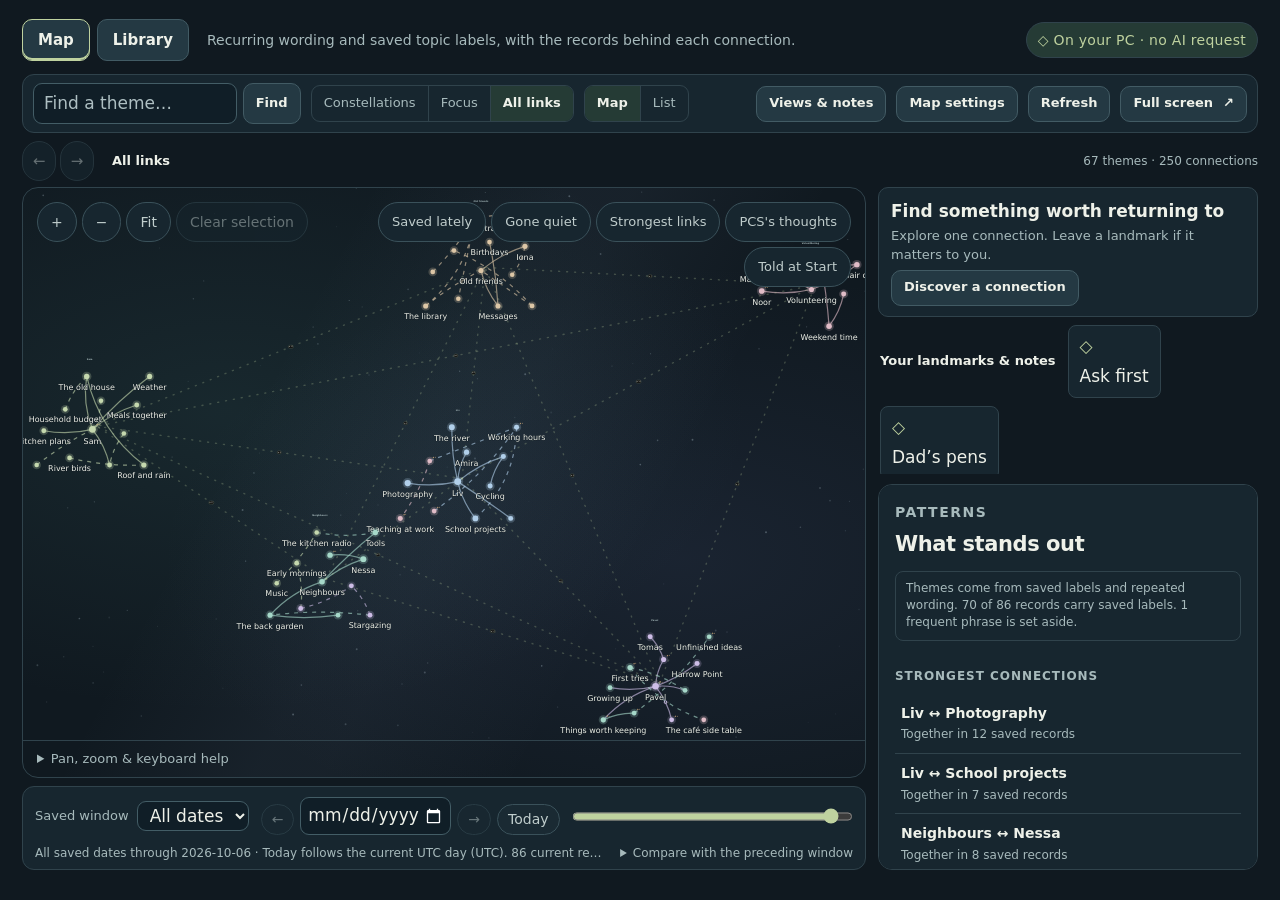
<file: assets/map-0180/map-demo-frame-r2.html>
<!doctype html>
<html lang="en" data-map-dotted-percent="60">
<head>
  <meta charset="utf-8">
  <meta name="viewport" content="width=device-width, initial-scale=1">
  <meta name="color-scheme" content="dark">
  <meta name="robots" content="noindex">
  <title>PCS 0.9.180 Map demo (invented records)</title>
  <meta name="theme-color" content="#101920">
  <link rel="icon" type="image/svg+xml" href="../pcs-star.svg">
  <!-- PCS 0.9.180 Map client and styles, unmodified first-party PCS code (GPL-3.0-only); see NOTICE.txt. -->
  <link rel="stylesheet" href="app/style.css?v=0180-r2">
  <link rel="stylesheet" href="app/continuity_map.css?v=0180-r2">
  <link rel="stylesheet" href="app/map_space.css?v=0180-r2">
  <link rel="stylesheet" href="app/map_constellations.css?v=0180-r2">
  <link rel="stylesheet" href="app/map_shell.css?v=0180-r2">
  <link rel="stylesheet" href="app/continuity_library.css?v=0180-r2">
  <link rel="stylesheet" href="app/workspace_refresh.css?v=0180-r2">
  <link rel="stylesheet" href="app/workspace_usability.css?v=0180-r2">
  <link rel="stylesheet" href="app/settings_navigation.css?v=0180-r2">
  <link rel="stylesheet" href="app/experience.css?v=0180-r2">
  <link rel="stylesheet" href="demo-frame-r2.css?v=0180-r2">
  <script src="app/source_evidence_ui.js?v=0180-r2" defer></script>
  <script src="app/map_layouts.js?v=0180-r2" defer></script>
  <script src="app/map_constellations.js?v=0180-r2" defer></script>
  <script src="app/map_fullscreen_ui.js?v=0180-r2" defer></script>
  <script src="app/continuity_map_ui.js?v=0180-r2" defer></script>
  <script src="demo-shim-r2.js?v=0180-r2" defer></script>
</head>
<body class="pcs-map-demo">
<main>
<section class="page content-page map-active" id="page-memories" aria-label="Continuity Map demo with invented records">
<p class="demo-phone-note">On a phone this demo opens on List. Choose Map for the sky; Full screen and the full Map are for larger screens.</p>
<noscript><p class="demo-noscript">The Map demo needs JavaScript. Mara’s records can still be read on the Map demo page below the Map.</p></noscript>
        <div class="continuity-view-header"><nav class="ideas-tabs" role="tablist" aria-label="Continuity views"><button id="ideas-show-map" class="button secondary" type="button" role="tab" aria-controls="map-view" aria-selected="true" aria-pressed="true" tabindex="0">Map</button><button id="ideas-show-library" class="button secondary" type="button" role="tab" aria-selected="false" aria-pressed="false" tabindex="-1">Library</button></nav><header class="library-heading"><div><p class="eyebrow">YOUR SAVED CONTINUITY</p><h2>Library</h2><p>Browse memories and notebooks, check their sources, and pick up a thought.</p></div><span class="map-local">Local browsing · optional Jev</span></header><p class="continuity-map-intro">Recurring wording and saved topic labels, with the records behind each connection.</p><span class="map-local continuity-map-local">◇ On your PC · no AI request</span></div>
        <div id="map-view" class="continuity-map map-shell" role="tabpanel" aria-labelledby="ideas-show-map">
          <p id="demo-notice" class="demo-notice" role="status" aria-live="polite" hidden></p>
          <div id="map-fullscreen-bar" class="map-fullscreen-bar" hidden><div><strong>Your continuity map</strong><span>Explore saved connections · no AI request</span></div><button id="map-fullscreen-exit" class="button secondary" type="button">Exit full screen <span aria-hidden="true">↙</span></button></div>
          <div class="map-workspace-controls">
          <div class="map-toolbar">
            <form id="map-find-form" class="map-find"><label class="map-visually-hidden" for="map-find">Find a theme in this map</label><div class="inline-form"><input id="map-find" type="search" maxlength="80" autocomplete="off" placeholder="Find a theme…"><button id="map-find-button" type="submit" class="button secondary">Find</button></div></form>
            <div class="map-main-views" role="group" aria-label="Map view"><button id="map-mode-groups" class="chip-button" type="button" aria-pressed="false">Constellations</button><button id="map-mode-focus" class="chip-button" type="button" aria-pressed="false">Focus</button><button id="map-mode-connections" class="chip-button" type="button" aria-pressed="false">All links</button></div>
            <div class="map-view-switch" role="group" aria-label="Show as"><button id="map-graph-mode" class="chip-button" aria-pressed="true" type="button">Map</button><button id="map-list-mode" class="chip-button" aria-pressed="false" type="button">List</button></div>
            <span class="map-toolbar-spacer"></span>
            <div class="map-popover-anchor"><button id="map-views-toggle" class="button secondary" type="button" aria-expanded="false" aria-controls="map-views-panel">Views &amp; notes</button>
              <section id="map-views-panel" class="map-popover" aria-label="Saved views and your connection notes" hidden>
                <div class="map-popover-head"><h3>Saved views</h3><button class="map-popover-close" type="button" data-map-popover-close aria-label="Close saved views and notes">×</button></div>
                <p class="map-muted">A view keeps the date window, filters, layout and viewport. Opening it rechecks current records. Hidden items and manual positions are shared by every view.</p>
                <div class="inline-form"><label for="map-view-name">View name<input id="map-view-name" maxlength="120" autocomplete="off" placeholder="A name for this view…"></label><button id="map-save-view" class="button secondary" type="button">Save current view</button></div>
                <div id="map-named-views"></div>
                <h3>Your connection notes</h3>
                <p class="map-muted">The first line of a note is its title. Notes stay readable when their connection is hidden, filtered out or gone, and they never enter Conversation drafts.</p>
                <div id="map-saved-notes"></div>
              </section></div>
            <div class="map-popover-anchor"><button id="map-settings-toggle" class="button secondary" type="button" aria-expanded="false" aria-controls="map-settings-panel">Map settings</button>
              <section id="map-settings-panel" class="map-popover" aria-label="Map settings" hidden>
                <div class="map-popover-head"><h3>Map settings</h3><button class="map-popover-close" type="button" data-map-popover-close aria-label="Close Map settings">×</button></div>
                <h4>What to show</h4>
                <div class="map-filter-fields"><label for="map-kind">Source type<select id="map-kind"><option value="all">Memories &amp; notebooks</option><option value="memory">Memories</option><option value="notebook">Notebooks</option></select></label><label for="map-themes">Themes from<select id="map-themes" aria-describedby="map-themes-hint"><option value="labels">Saved labels only</option><option value="labels_first">Labels, then wording for unlabeled records</option><option value="all" selected>Labels and repeated wording</option></select></label><label class="check-row"><input id="map-single" type="checkbox"> Themes found only once</label><label class="check-row"><input id="map-strong" type="checkbox" aria-describedby="map-line-legend"> Only connections shared by 2+ records</label><label for="map-count-mode">Size themes by<select id="map-count-mode" aria-describedby="map-count-hint"><option value="records">Observations</option><option value="unique">Distinct saved content</option></select></label></div>
                <p id="map-themes-hint" class="map-muted">Saved labels are the topics and tags stored with each record. Wording adds words that repeat across records, and the names of people, places and projects in a Local account's statements; phrasing found in more than a fifth of records, such as “next step”, is set aside. Each current statement of a Local account counts as one observation; other records count once.</p>
                <p id="map-count-hint" class="map-muted">Distinct saved content groups identical current content and provenance. Theme source and sizing are page-only choices that reset on Lock.</p>
                <h4>Scope</h4>
                <form id="map-scope-form"><label for="map-query">Only records containing these words</label><div class="inline-form"><input id="map-query" maxlength="300" autocomplete="off" placeholder="Words in saved memories or notebooks…"><button id="map-scope-submit" type="submit" class="button secondary">Apply</button></div><small>Clear the field and apply to return to the full overview.</small></form>
                <h4>Hidden from the map</h4>
                <div id="map-hidden-items"></div>
                <div class="map-settings-actions"><button id="map-undo-hide" class="text-button" type="button" disabled>Undo hide</button><button id="map-restore-hidden" type="button" class="text-button">Restore all hidden items</button><button id="map-reset-layout" class="text-button" type="button">Reset positions in this view</button><button id="map-open-library" class="text-button" type="button">Browse saved records in Library →</button></div>
                <h4>Coverage</h4>
                <p id="map-scope"></p>
                <div id="map-index-panel" class="map-index-panel" hidden><p id="map-index-text" class="map-muted"></p><button id="map-index-build" class="button secondary" type="button">Index the whole archive</button><p id="map-index-status" class="map-muted" role="status" aria-live="polite"></p></div>
                <details class="map-about"><summary>About this map</summary>
                  <ul>
                    <li>Themes are labels and repeated wording from your current saved records. No AI writes or groups them, and nothing is written back into memory.</li>
                    <li>A line means both themes appear in the same saved record. It does not mean they agree or that one caused the other.</li>
                    <li>Counts are records, not separate events. Several records can come from one conversation.</li>
                    <li>Dates are when a record was last saved or edited, not when you first had the thought.</li>
                    <li>Colors, constellations and positions are for layout only. They are not categories of you.</li>
                  </ul>
                  <p id="map-visual-key" class="map-legend"></p>
                  <p id="map-line-legend" class="map-line-legend">Dotted lines target the weakest 60% of displayed connections. Change this in Settings → Appearance → Map options.</p>
                  <p id="map-coverage-summary" class="map-coverage-summary" role="status" aria-live="polite"></p>
                  <p id="map-layout-explanation" class="map-muted" role="status" aria-live="polite"></p>
                </details>
              </section></div>
            <button id="map-refresh" class="button secondary" type="button">Refresh</button>
            <button id="map-fullscreen" class="button secondary" type="button" aria-controls="map-view" aria-expanded="false">Full screen <span aria-hidden="true">↗</span></button>
            <div id="map-matches" aria-label="Matching themes"></div>
          </div>
          <div class="map-trail-row">
            <nav id="map-history" class="map-history" aria-label="Exploration history"><button id="map-back" class="chip-button" type="button" aria-label="Back" disabled>←</button><button id="map-forward" class="chip-button" type="button" aria-label="Forward" disabled>→</button></nav>
            <nav id="map-trail" class="map-trail" aria-label="Where you are in the map"></nav>
            <div id="map-constellation-trail" class="map-constellation-trail" aria-label="Constellation pages"></div>
            <div id="map-anchor-controls" class="map-anchor-controls" hidden><div id="map-focus-controls"><label for="map-focus-center">Focus on<select id="map-focus-center"></select></label><label class="check-row"><input id="map-second-ring" type="checkbox"> Two steps out</label></div><div id="map-compare-controls"><label for="map-compare-left">Compare<select id="map-compare-left"></select></label><label for="map-compare-right">with<select id="map-compare-right"></select></label></div></div>
            <strong id="map-stats"></strong>
          </div>
          <div id="map-pins-row" class="map-pin-row" hidden><div id="map-pins"></div><button id="map-clear-pins" type="button" class="text-button">Clear pins</button></div>
          <p id="map-presentation-status" class="map-muted" role="status" aria-live="polite"></p>
          <p id="map-status" role="status" aria-live="polite">Loading the demo…</p>
          </div>
          <div class="map-layout">
            <div class="map-visual">
              <div id="map-focus-summary" class="map-focus-summary" aria-label="Focus neighborhood" hidden></div>
              <div class="map-viewport">
              <div class="map-notices"><div class="map-save-state"><p id="map-layout-status" class="map-layout-status" role="status" aria-live="polite" aria-atomic="true"></p><button id="map-retry-load" class="text-button" type="button" hidden>Retry Map loading</button><button id="map-retry-save" class="text-button" type="button" hidden disabled>Retry Map save</button></div><p id="map-toast" class="map-toast" role="status" aria-live="polite" aria-atomic="true" hidden></p></div>
              <div id="map-stage" class="map-stage"><div class="map-stage-tools" aria-label="Map navigation"><button id="map-zoom-in" class="chip-button" type="button" aria-label="Zoom in">+</button><button id="map-zoom-out" class="chip-button" type="button" aria-label="Zoom out">−</button><button id="map-fit" class="chip-button" type="button">Fit</button><button id="map-clear-selection" class="chip-button" type="button" disabled>Clear selection</button></div>
                <div id="map-highlights" class="map-highlights" role="group" aria-label="Highlight on the map"><button id="map-highlight-lately" class="chip-button" type="button" aria-pressed="false" disabled>Saved lately</button><button id="map-highlight-quiet" class="chip-button" type="button" aria-pressed="false" disabled>Gone quiet</button><button id="map-highlight-strong" class="chip-button" type="button" aria-pressed="false" disabled>Strongest links</button><button id="map-highlight-thoughts" class="chip-button map-highlight-pcs" type="button" aria-pressed="false" disabled hidden>PCS's thoughts</button><button id="map-highlight-start" class="chip-button map-highlight-pcs" type="button" aria-pressed="false" disabled hidden>Told at Start</button></div>
                <svg id="map-canvas" xmlns="http://www.w3.org/2000/svg" tabindex="0" role="group" aria-label="Interactive continuity map" aria-describedby="map-navigation-help"><g id="map-scene"></g></svg>
                <div id="map-active-label" class="map-active-label" aria-hidden="true" hidden></div>
                <p id="map-empty">Loading the demo…</p>
                <details class="map-navigation-disclosure"><summary>Pan, zoom &amp; keyboard help</summary><p id="map-navigation-help" class="map-navigation-help">Drag the background to pan; drag a theme to move it. Scroll to zoom. Keyboard: focus the map, use arrows, + / −, or 0 to fit. Theme buttons and List offer keyboard access; the inspector lists every visible connection.</p></details>
              </div>
              <div id="map-list" class="map-list" aria-label="Theme list" hidden></div>
              </div>
              <div id="map-timeline-panel" class="map-timeline-strip" role="group" aria-label="Saved-date window">
                <label for="map-days" class="map-timeline-window">Saved window<select id="map-days"><option value="0">All dates</option><option value="30">30 days</option><option value="90">90 days</option></select></label>
                <div class="map-timeline-controls"><button id="map-previous-window" type="button" class="chip-button" aria-label="Preceding window">←</button><label for="map-through"><span class="map-visually-hidden">Through date (UTC)</span><input id="map-through" type="date" min="1900-01-01" aria-describedby="map-timeline-caption" title="Through date (UTC). Blank follows Today."></label><button id="map-next-window" type="button" class="chip-button" aria-label="Next window">→</button><button id="map-today" type="button" class="chip-button">Today</button></div>
                <input id="map-scrubber" type="range" min="0" max="0" value="0" step="1" aria-label="Explore by last saved date" aria-describedby="map-timeline-caption">
                <p id="map-timeline-caption" class="map-muted" role="status"></p>
                <details class="map-activity-disclosure"><summary>Compare with the preceding window</summary><div id="map-activity"></div></details>
              </div>
            </div>
            <div class="map-side">
              <section id="map-discovery" class="map-discovery" aria-label="Discover and revisit your landmarks" hidden></section>
              <aside id="map-inspector" class="map-inspector" aria-label="Patterns, themes and connection evidence"></aside>
            </div>
          </div>
        </div>
</section>
</main>
<script>
// If the Map or this demo's script did not start (for example a missing file),
// say so in the map area instead of leaving "Loading the demo…".
window.addEventListener("load", function () {
  if (window.PCSMapDemoStarted) return;
  var message = "The demo could not load its records. Reload the page; if it still fails, the site may be missing files.";
  ["map-empty", "map-status"].forEach(function (id) { var e = document.getElementById(id); if (e) e.textContent = message; });
});
</script>
</body>
</html>
</file>
<file: assets/atlas.css>
/* PCS website: Star Atlas. Slate night chart, sage action, one cream four-point star. */

@font-face {
  font-family: "Albert Sans";
  src: url("fonts/albert-sans-latin-wght.woff2") format("woff2-variations"),
       url("fonts/albert-sans-latin-wght.woff2") format("woff2");
  font-weight: 100 900;
  font-style: normal;
  font-display: swap;
}

:root {
  --ground: #101920;
  --ground-2: #17262f;
  --ground-3: #1f323c;
  --ink: #eef2e8;
  --muted: #b3bfae;
  --sage: #bfd29f;
  --sage-hi: #d3e2b9;
  --sage-soft: #e3ecd3;
  --green: #405f4c;
  --green-hi: #4d6f5a;
  --cream: #f5e8d2;
  --paper: #e4eadc;
  --paper-ink: #101920;
  --paper-muted: #3a4a40;

  --step-small: clamp(0.8125rem, 0.79rem + 0.1vw, 0.875rem);
  --step-body: clamp(1.0625rem, 1rem + 0.25vw, 1.1875rem);
  --step-lead: clamp(1.25rem, 1.1rem + 0.7vw, 1.625rem);
  --step-head: clamp(2rem, 1.3rem + 3.2vw, 4rem);
  --step-display: clamp(2.375rem, 0.9rem + 5.6vw, 5.75rem);

  --margin: clamp(16px, 2.2vw, 32px);
  --gutter: clamp(12px, 1.6vw, 24px);
  --section: clamp(96px, 11vw, 184px);

  --ease-out: cubic-bezier(0.23, 1, 0.32, 1);
  --ease-expo: cubic-bezier(0.16, 1, 0.3, 1);
  --ease-in-out: cubic-bezier(0.77, 0, 0.175, 1);
  --t-press: 140ms;
  --t-hover: 180ms;
  --t-ui: 240ms;

  color-scheme: dark;
  accent-color: var(--sage);
  scrollbar-color: var(--green) var(--ground);
}

*, *::before, *::after { box-sizing: border-box; }
html { -webkit-text-size-adjust: 100%; scroll-behavior: smooth; }
@media (prefers-reduced-motion: reduce) { html { scroll-behavior: auto; } }
body {
  margin: 0;
  background: var(--ground);
  color: var(--ink);
  font-family: "Albert Sans", "Segoe UI", system-ui, sans-serif;
  font-size: var(--step-body);
  line-height: 1.5;
  font-weight: 400;
  caret-color: var(--sage);
  text-rendering: optimizeLegibility;
  -webkit-font-smoothing: antialiased;
}
::selection { background: var(--sage); color: var(--ground); }
img, svg { display: block; max-width: 100%; }
h1, h2, h3, p, ul, ol, dl, dd, figure { margin: 0; }
ul, ol { padding: 0; list-style: none; }
h1, h2, h3 { font-weight: 600; text-wrap: balance; }
p { text-wrap: pretty; }
a { color: inherit; }
button, input, select, textarea { font: inherit; color: inherit; }
strong { font-weight: 600; }

:focus-visible { outline: 2px solid var(--sage); outline-offset: 3px; }

.skip-link {
  position: absolute; left: var(--margin); top: -100px; z-index: 50;
  background: var(--sage); color: var(--ground); padding: 12px 18px; font-weight: 600; text-decoration: none;
}
.skip-link:focus { top: 12px; }
.visually-hidden {
  position: absolute !important; width: 1px; height: 1px; padding: 0; margin: -1px;
  overflow: hidden; clip: rect(0 0 0 0); white-space: nowrap; border: 0;
}

/* Shared type */
.section-title { font-size: var(--step-head); line-height: 1.02; letter-spacing: -0.035em; max-width: 14ch; }
.display-title { font-size: var(--step-display); line-height: 1; letter-spacing: -0.035em; max-width: 16ch; }

/* Buttons and links: one shape, square corners */
.button {
  display: inline-flex; align-items: center; justify-content: center;
  min-height: 52px; padding: 0.8em 1.35em;
  background: var(--sage); color: var(--ground);
  font-weight: 600; line-height: 1.1; text-decoration: none;
  transition: transform var(--t-press) var(--ease-out), background-color var(--t-hover) ease;
}
.button:active { transform: scale(0.97); }
.button--large { font-size: var(--step-lead); min-height: 64px; padding: 0.7em 1.15em; }
.button--small { font-size: var(--step-small); min-height: 40px; padding: 0.55em 1em; }
.text-link {
  color: var(--sage);
  text-decoration: underline; text-decoration-thickness: 0.07em; text-underline-offset: 0.22em;
  text-decoration-color: color-mix(in srgb, currentColor 45%, transparent);
  transition: text-decoration-color var(--t-hover) ease, color var(--t-hover) ease;
}
@media (hover: hover) and (pointer: fine) {
  .button:hover { background: var(--sage-hi); }
  .text-link:hover { text-decoration-color: currentColor; }
}

/* Masthead: a plain bar */
.masthead { position: relative; z-index: 20; background: var(--ground); }
.masthead__inner {
  display: flex; align-items: center; justify-content: space-between; gap: 24px;
  padding: 18px var(--margin);
}
.masthead__brand { display: block; flex: none; }
.masthead__brand img { height: 34px; width: auto; }
.masthead__nav { display: flex; align-items: center; gap: clamp(16px, 2.2vw, 32px); font-size: var(--step-small); }
.masthead__nav a:not(.button) {
  color: var(--ink); text-decoration: none; padding-block: 8px;
  text-decoration-line: underline; text-decoration-color: transparent; text-underline-offset: 0.3em; text-decoration-thickness: 0.07em;
  transition: text-decoration-color var(--t-hover) ease;
}
@media (hover: hover) and (pointer: fine) { .masthead__nav a:not(.button):hover { text-decoration-color: var(--sage); } }
.masthead__nav a[aria-current="page"] { text-decoration-color: var(--sage); font-weight: 600; }
.masthead__toggle {
  display: none; min-height: 44px; padding: 0 16px;
  background: var(--ground-3); color: var(--ink); border: 0; font-weight: 600; cursor: pointer;
  transition: transform var(--t-press) var(--ease-out);
}
.masthead__toggle:active { transform: scale(0.97); }

/* Hero */
.hero {
  position: relative; overflow: clip;
  display: grid; grid-template-columns: repeat(12, minmax(0, 1fr)); column-gap: var(--gutter); align-items: center;
  min-height: min(calc(100svh - 70px), 940px);
  padding: clamp(40px, 7vh, 96px) var(--margin) clamp(64px, 10vh, 128px);
}
.hero__star {
  position: absolute; z-index: -1; pointer-events: none;
  left: 50%; top: 50%; translate: -50% -50%;
  height: 150vh; height: 150svh; width: auto; aspect-ratio: 200 / 260; max-width: none;
  fill: var(--cream);
}
.hero__copy { position: relative; z-index: 2; grid-column: 1 / span 7; }
.hero__title { font-size: var(--step-display); line-height: 1; letter-spacing: -0.035em; font-weight: 600; }
.hero__title .line { display: block; width: fit-content; overflow: clip; padding-bottom: 0.09em; margin-bottom: -0.09em; }
.hero__title [data-line] { display: inline-block; }
.hero__lead { font-size: var(--step-lead); line-height: 1.4; max-width: 31ch; margin-top: clamp(28px, 4vh, 44px); }
.hero__action { display: flex; flex-wrap: wrap; align-items: center; gap: 14px 24px; margin-top: clamp(28px, 4.5vh, 48px); }
.hero__note { font-size: var(--step-small); color: var(--muted); max-width: 26ch; }

.hero__demo { position: relative; z-index: 1; grid-column: 8 / span 5; max-width: 540px; justify-self: center; width: 100%; }
.hero__demo figcaption { position: relative; background: var(--ground); color: var(--muted); font-size: var(--step-small); padding: 12px 16px; }

/* The app fragment: the product's own look, so it keeps its borders and radius */
.app {
  position: relative;
  background: var(--ground-2); color: #dfe7d8; border: 1px solid #2c434e; border-radius: 10px 10px 0 0; /* taste-skill-ignore: data-ui fragment keeps the app's own border */
  padding: clamp(14px, 1.4vw, 20px); font-size: 15px; line-height: 1.45;
}
.app__top { display: flex; flex-wrap: wrap; align-items: center; justify-content: space-between; gap: 10px 14px; margin-bottom: 14px; }
.app__crumb { font-size: 13px; letter-spacing: 0.08em; text-transform: uppercase; color: #c9d6bb; font-weight: 600; }
.app__models { display: flex; flex-wrap: wrap; gap: 6px; }
.app__models button {
  min-height: 34px; padding: 0 12px; border-radius: 999px; cursor: pointer;
  background: var(--ground); color: #dfe7d8; border: 1px solid #36505c; font-size: 14px; font-weight: 600; /* taste-skill-ignore: data-ui */
  transition: background-color var(--t-hover) ease, border-color var(--t-hover) ease, color var(--t-hover) ease, transform var(--t-press) var(--ease-out);
}
.app__models button:active { transform: scale(0.96); }
.app__models button[aria-pressed="true"] { background: var(--sage); color: var(--ground); border-color: var(--sage); }
@media (hover: hover) and (pointer: fine) { .app__models button:not([aria-pressed="true"]):hover { border-color: var(--sage); } }
.app__card { border: 1px solid rgba(191, 210, 159, 0.55); border-radius: 8px; padding: 16px 18px 18px; background: #132029; } /* taste-skill-ignore: data-ui */
.app__kicker { font-size: 13px; letter-spacing: 0.1em; text-transform: uppercase; color: var(--sage); font-weight: 600; }
.app__title { font-size: 24px; line-height: 1.15; color: #f3f5ef; font-weight: 600; letter-spacing: -0.01em; margin: 4px 0 12px; }
.app__step { font-size: 16px; color: #eef2e8; margin-top: 4px; }
.app__button { display: inline-block; margin-top: 14px; padding: 9px 14px; border-radius: 6px; background: var(--sage); color: var(--ground); font-weight: 600; font-size: 15px; }
.app__records { margin-top: 14px; }
.app__records li { position: relative; display: grid; padding: 7px 0 7px 24px; }
.app__records li::before {
  content: ""; position: absolute; left: 3px; top: 13px; width: 9px; height: 9px; border-radius: 50%; background: var(--sage);
}
.app__records li:not(:last-child)::after {
  content: ""; position: absolute; left: 7px; top: 22px; bottom: -13px; width: 1.5px; background: var(--sage);
}
.app__records li:nth-last-child(2)::after { background: none; border-left: 1.5px dashed var(--sage); width: 0; } /* taste-skill-ignore: data-ui chart line, dashed means suggested */
.app__records li.is-suggested::before { background: var(--ground-2); border: 1.5px solid var(--sage); } /* taste-skill-ignore: data-ui hollow dot for a suggested record */
.app__records li.is-suggested .app__record { color: #dfe7d8; font-weight: 500; }
.app__record { color: #f3f5ef; font-weight: 600; }
.app__type { font-size: 13px; color: #b9c5b3; }
.app__status { margin-top: 12px; padding-top: 12px; border-top: 1px solid #2c434e; font-size: 14px; color: #dfe7d8; min-height: 3.2em; } /* taste-skill-ignore: data-ui */
.app__status strong { color: var(--sage); }
.app__flap { display: inline; transition: opacity 160ms ease, filter 160ms ease; }
.app__flap.is-flipping { opacity: 0; filter: blur(2px); }

/* Showcase: complete landscape capture beside spare text */
.showcase {
  display: grid; grid-template-columns: minmax(0, 3fr) minmax(0, 2fr);
  min-height: 88svh; background: var(--ground-2);
}
.showcase__plate { display: grid; place-items: center; padding: var(--margin); }
.showcase__zoom {
  position: relative; display: block; width: 100%; max-width: 100%; aspect-ratio: 1363 / 936;
  padding: 0; border: 0; background: var(--ground); cursor: zoom-in; overflow: hidden;
}
.showcase__zoom img {
  position: absolute; inset: 0; width: 100%; height: 100%; object-fit: contain;
  opacity: 0; filter: blur(2px); transition: opacity var(--t-ui) ease, filter var(--t-ui) ease;
}
.showcase__zoom img.is-active { opacity: 1; filter: none; }
.showcase__text {
  display: flex; flex-direction: column; justify-content: space-between; gap: 40px;
  padding: clamp(40px, 6vw, 96px) var(--margin) 40px clamp(24px, 3vw, 48px);
}
.showcase__tabs { display: flex; flex-wrap: wrap; gap: 8px 28px; margin-top: 32px; }
.showcase__tabs button {
  position: relative; display: inline-flex; align-items: center; gap: 10px;
  min-height: 44px; padding: 0; background: none; border: 0; cursor: pointer;
  font-size: var(--step-lead); font-weight: 500; color: var(--muted);
  transition: color var(--t-hover) ease;
}
.showcase__tabs button::before {
  content: ""; width: 0.62em; height: 0.75em; background: var(--cream);
  -webkit-mask: var(--star) center / contain no-repeat; mask: var(--star) center / contain no-repeat;
  transform: scale(0.6); opacity: 0; transition: opacity var(--t-ui) ease, transform var(--t-ui) var(--ease-out);
}
.showcase__tabs button[aria-selected="true"] { color: var(--ink); }
.showcase__tabs button[aria-selected="true"]::before { opacity: 1; transform: none; }
@media (hover: hover) and (pointer: fine) { .showcase__tabs button:hover { color: var(--ink); } }
.showcase__panel h3 { font-size: var(--step-head); line-height: 1.05; letter-spacing: -0.03em; }
.showcase__panel p { max-width: 34ch; margin-top: clamp(20px, 3vw, 40px); font-size: var(--step-lead); line-height: 1.4; }
.showcase__actions { display: grid; grid-template-columns: 1fr 1fr; gap: 8px; }
.cell {
  display: flex; align-items: center; min-height: 72px; padding: 0 22px;
  background: var(--ground-3); color: var(--ink); text-decoration: none; font-weight: 600;
  transition: background-color var(--t-hover) ease, transform var(--t-press) var(--ease-out);
}
.cell:active { transform: scale(0.98); }
.cell--ink { background: var(--sage); color: var(--ground); }
@media (hover: hover) and (pointer: fine) {
  .cell:hover { background: #29414d; }
  .cell--ink:hover { background: var(--sage-hi); }
}
.showcase__note { font-size: var(--step-small); color: var(--muted); margin-top: -24px; }

:root { --star: url("data:image/svg+xml,%3Csvg xmlns='http://www.w3.org/2000/svg' viewBox='0 0 200 260'%3E%3Cpath d='M100 0C112 83 136 114 200 130 136 146 112 177 100 260 88 177 64 146 0 130 64 114 88 83 100 0Z'/%3E%3C/svg%3E"); }

/* Memory: one small proof beside each sentence */
.memory { padding: var(--section) var(--margin) 0; }
.memory__head { display: grid; grid-template-columns: repeat(12, minmax(0, 1fr)); column-gap: var(--gutter); align-items: end; }
.memory__head .section-title { grid-column: 1 / span 6; }
.memory__intro { grid-column: 7 / span 6; display: grid; gap: 14px; justify-items: start; max-width: 46ch; }
.memory__intro p { font-size: var(--step-lead); line-height: 1.4; }
.memory__list {
  display: grid; grid-template-columns: repeat(2, minmax(0, 1fr)); gap: 72px var(--gutter);
  margin-top: 72px;
}
.proofrow { display: grid; grid-template-columns: minmax(0, 360px) minmax(0, 1fr); gap: 24px; align-items: start; }
.proof { background: var(--ground-2); min-height: 150px; padding: 20px; overflow: hidden; display: flex; align-items: center; }
.proofrow__text h3 { font-size: var(--step-lead); line-height: 1.25; letter-spacing: -0.01em; }
.proofrow__text p { margin-top: 8px; max-width: 34ch; }
.memory__note { max-width: 64ch; margin-top: 64px; color: var(--muted); font-size: var(--step-body); }

/* The fragments: the app's own look, at true size */
.mini { width: 100%; display: grid; gap: 8px; font-size: 15px; line-height: 1.4; color: #dfe7d8; }
.mini__label { font-size: 13px; font-weight: 600; letter-spacing: 0.06em; text-transform: uppercase; color: var(--sage); }
.mini__title { font-size: 18px; font-weight: 600; line-height: 1.25; color: #f3f5ef; }
.mini__meta { font-size: 14px; color: #b9c5b3; }
.mini__note { font-size: 13px; color: #b9c5b3; }
.mini__link { margin-left: 10px; color: var(--sage); text-decoration: underline; text-underline-offset: 0.2em; }
.mini__old { font-size: 15px; color: #9fae9b; text-decoration: line-through; }
.mini-switch, .mini-check { display: flex; align-items: center; gap: 10px; font-weight: 600; color: #eef2e8; }
.mini-switch__track { position: relative; width: 38px; height: 22px; border-radius: 999px; background: #2c434e; flex: none; }
.mini-switch__track::after { content: ""; position: absolute; top: 3px; left: 3px; width: 16px; height: 16px; border-radius: 50%; background: #8fa39a; }
.mini-switch.is-on .mini-switch__track { background: var(--sage); }
.mini-switch.is-on .mini-switch__track::after { left: auto; right: 3px; background: var(--ground); }
.mini-check { font-weight: 500; }
.mini-check__box { position: relative; width: 18px; height: 18px; border-radius: 4px; background: #2c434e; flex: none; }
.mini-check.is-on .mini-check__box { background: var(--sage); }
.mini-check.is-on .mini-check__box::after { content: ""; position: absolute; left: 6px; top: 2px; width: 5px; height: 10px; border: solid var(--ground); border-width: 0 2px 2px 0; transform: rotate(45deg); }
.mini__actions { display: flex; flex-wrap: wrap; gap: 8px; margin-top: 6px; }
.mini-btn { display: inline-flex; align-items: center; min-height: 34px; padding: 0 14px; border-radius: 6px; background: var(--sage); color: var(--ground); font-weight: 600; font-size: 14px; }
.mini-btn--quiet { background: #253b45; color: #eef2e8; }

/* Map band: one full-width band, the star as the stage */
.band {
  position: relative; overflow: clip; margin-top: var(--section);
  display: grid; grid-template-columns: repeat(12, minmax(0, 1fr)); column-gap: var(--gutter); align-items: center;
  background: var(--green); padding: clamp(72px, 9vw, 144px) var(--margin);
}
.band__text { grid-column: 1 / span 5; position: relative; z-index: 1; display: grid; gap: 20px; justify-items: start; }
.band__text p { max-width: 40ch; }
.band__text .button { margin-top: 12px; }
.band__stage { grid-column: 6 / span 7; position: relative; }
.band__star {
  position: absolute; z-index: 0; left: 50%; top: 50%; height: 175%; width: auto; aspect-ratio: 200 / 240;
  transform: translate(-50%, -50%); fill: var(--cream);
}
.band__shot { position: relative; z-index: 1; display: block; width: 100%; padding: 0; border: 0; background: var(--ground); cursor: zoom-in; overflow: hidden; }
.band__shot img { width: 100%; height: auto; transform-origin: 50% 40%; }
.band__stage figcaption { position: relative; z-index: 1; margin-top: 10px; font-size: var(--step-small); color: var(--ground); background: var(--cream); display: inline-block; padding: 4px 10px; }

/* Stages as one bar */
.stages { padding: var(--section) var(--margin) 0; }
.stages__bar {
  display: flex; gap: 6px; margin-top: 64px;
  --bar-h: max(160px, 22vh);
}
.stage { display: flex; flex-direction: column; min-width: 0; }
.stage__block { height: var(--bar-h); padding: 18px 20px; background: var(--c); color: var(--fg, var(--ink)); }
.stage__time { display: block; font-size: var(--step-lead); font-weight: 600; line-height: 1.15; }
.stage__clause { margin-top: 16px; max-width: min(22ch, 100%); padding-right: 20px; }
.stage--1 { flex: 17 1 0; --c: var(--ground-3); }
.stage--2 { flex: 18 1 0; --c: var(--green); }
.stage--3 { flex: 30 1 0; --c: var(--sage); --fg: var(--ground); }
.stage--4 { flex: 35 1 0; --c: var(--cream); --fg: var(--ground); }
.stages__more { margin-top: 40px; }

/* Wall of word tiles */
.wall { padding: var(--section) var(--margin) 0; }
.wall__grid { display: grid; grid-template-columns: repeat(4, minmax(0, 1fr)); gap: 8px; }
.cellw { position: relative; aspect-ratio: 1; overflow: hidden; background: var(--bg); color: var(--fg); }
.cellw--a { --bg: var(--ground-2); --fg: var(--ink); --cap: var(--muted); }
.cellw--b { --bg: var(--sage); --fg: var(--ground); --cap: #2a3a2f; }
.cellw--c { --bg: var(--green); --fg: var(--ink); --cap: #dfe8d6; }
.cellw--d { --bg: var(--ground-3); --fg: var(--sage); --cap: #c6d1c0; }
.cellw a { position: absolute; inset: 0; display: grid; place-items: center; text-decoration: none; color: inherit; }
.cellw__word { font-size: var(--step-head); font-weight: 600; letter-spacing: -0.035em; line-height: 1; transition: transform 320ms var(--ease-out); }
.cellw__caption {
  position: absolute; left: 12px; right: 12px; bottom: 18px; text-align: center;
  font-size: var(--step-small); color: var(--cap);
  text-decoration: underline; text-decoration-color: transparent; text-underline-offset: 0.25em; text-decoration-thickness: 0.07em;
  transition: text-decoration-color var(--t-hover) ease;
}
@media (hover: hover) and (pointer: fine) {
  .cellw a:hover .cellw__word { transform: translateY(-6px); }
  .cellw a:hover .cellw__caption { text-decoration-color: currentColor; }
}
.cellw a:focus-visible { outline-offset: -6px; outline-color: currentColor; }
.cellw--photo { background: var(--ground); }
.cellw__image {
  position: absolute; inset: 0; display: grid; place-items: center;
  width: 100%; height: 100%; padding: 0; border: 0;
  background: var(--ground); cursor: zoom-in;
}
.cellw__image:focus-visible { outline-offset: -4px; }
.cellw--photo img { width: 100%; height: 100%; object-fit: contain; }
.cellw__heading { position: absolute; inset: 0; display: grid; align-content: center; padding: 24px; font-size: var(--step-head); line-height: 1.02; letter-spacing: -0.035em; }
.wall__note { margin-top: 20px; color: var(--muted); font-size: var(--step-body); }

/* Data sheet */
.sheet-section {
  display: grid; grid-template-columns: repeat(12, minmax(0, 1fr)); column-gap: var(--gutter); align-items: start;
  padding: var(--section) var(--margin) 0;
}
.sheet-section__intro { grid-column: 1 / span 5; display: grid; gap: 20px; justify-items: start; position: sticky; top: 32px; }
.sheet-section__intro p { max-width: 38ch; }
.sheet {
  grid-column: 7 / span 6; justify-self: end; width: 100%; max-width: 640px;
  background: var(--paper); color: var(--paper-ink); padding: clamp(32px, 4.5vw, 64px); text-align: center;
}
.sheet__title { font-size: var(--step-head); font-weight: 600; letter-spacing: -0.035em; line-height: 1.02; }
.sheet__note { font-size: var(--step-small); color: var(--paper-muted); margin-top: 10px; }
.sheet__group { margin-top: 48px; }
.sheet__group h3 { display: inline-flex; align-items: center; gap: 10px; font-size: var(--step-lead); letter-spacing: -0.01em; color: var(--green); }
.sheet__group h3::before { content: ""; width: 0.6em; height: 0.72em; background: var(--green); -webkit-mask: var(--star) center / contain no-repeat; mask: var(--star) center / contain no-repeat; }
.sheet dl { max-width: 440px; margin: 16px auto 0; text-align: left; display: grid; gap: 14px; }
.sheet dl div { display: flex; justify-content: space-between; align-items: baseline; gap: 24px; }
.sheet dt { font-weight: 500; }
.sheet dd { font-variant-numeric: tabular-nums; font-weight: 600; color: var(--green); text-align: right; flex: none; }
.sheet__foot { margin-top: 48px; color: var(--paper-muted); }

/* Download: a sentence with a blank, on a sage field */
.download {
  margin-top: var(--section); background: var(--sage); color: var(--ground); padding: clamp(72px, 9vw, 152px) var(--margin);
  display: grid; grid-template-columns: repeat(12, minmax(0, 1fr)); column-gap: var(--gutter); align-items: end;
}
.download__form { grid-column: 1 / span 8; }
.download__sentence { font-size: var(--step-head); line-height: 1.3; letter-spacing: -0.03em; font-weight: 600; max-width: 22em; }
.download__blank { display: inline-block; vertical-align: baseline; }
.download__sentence select {
  appearance: none; -webkit-appearance: none; cursor: pointer;
  height: 1.18em; padding: 0 1.15em 0 0.3em; border: 0; border-radius: 0;
  background: var(--sage-soft) no-repeat right 0.32em center / 0.5em;
  background-image: url("data:image/svg+xml,%3Csvg xmlns='http://www.w3.org/2000/svg' viewBox='0 0 12 8'%3E%3Cpath d='M1 1.5 6 6.5 11 1.5' fill='none' stroke='%23101920' stroke-width='2'/%3E%3C/svg%3E");
  color: var(--ground); font-weight: 600; letter-spacing: -0.03em; line-height: 1.18;
  transition: background-color var(--t-hover) ease;
}
.download__sentence select:focus-visible, .download__go:focus-visible, .download a:focus-visible { outline-color: var(--ground); }
.download__go {
  display: inline-block; padding: 0 0.3em; line-height: 1.18;
  background: var(--ground); color: var(--sage); text-decoration: none;
  transition: transform var(--t-press) var(--ease-out), background-color var(--t-hover) ease;
}
.download__go:active { transform: scale(0.98); }
@media (hover: hover) and (pointer: fine) {
  .download__go:hover { background: var(--ground-3); }
  .download__sentence select:hover { background-color: #f0f5e6; }
}
.download__need { margin-top: 28px; max-width: 60ch; font-size: var(--step-body); transition: opacity 160ms ease; }
.download__need.is-flipping { opacity: 0; }
.download__details { grid-column: 9 / span 4; display: grid; gap: 14px; max-width: 44ch; }
.download__details .text-link { color: var(--ground); margin-right: 18px; }

/* FAQ: tabbed index cards */
.faq { padding: var(--section) var(--margin) 0; display: grid; grid-template-columns: repeat(12, minmax(0, 1fr)); column-gap: var(--gutter); }
.faq > .section-title { grid-column: 3 / span 8; max-width: none; }
.faq__stack { grid-column: 3 / span 8; margin-top: 88px; }
.card { position: relative; background: var(--bg); --n: 0; --tab-w: 200px; }
.card:nth-child(2) { --n: 1; } .card:nth-child(3) { --n: 2; } .card:nth-child(4) { --n: 3; }
.card:nth-child(5) { --n: 4; } .card:nth-child(6) { --n: 5; }
.card--1 { --bg: var(--ground-2); } .card--2 { --bg: var(--green); } .card--3 { --bg: var(--ground-3); }
.card__head { font-size: inherit; }
.card__toggle {
  display: block; width: 100%; text-align: left; cursor: pointer; background: none; border: 0; padding: 22px 28px 24px; position: relative;
}
.card__tab {
  position: absolute; left: calc((100% - var(--tab-w)) * var(--n) / 5); bottom: 100%; width: var(--tab-w); height: 40px;
  display: flex; align-items: center; justify-content: center; padding: 0 22px;
  background: var(--bg); font-size: var(--step-small); font-weight: 600; color: var(--ink);
  clip-path: polygon(14px 0, calc(100% - 14px) 0, 100% 100%, 0 100%);
}
.card__q { display: block; font-size: var(--step-lead); font-weight: 500; line-height: 1.3; padding-right: 40px; }
.card__toggle::after {
  content: ""; position: absolute; right: 28px; top: 50%; width: 14px; height: 14px; margin-top: -9px;
  border: solid var(--sage); border-width: 0 2px 2px 0; transform: rotate(45deg); transition: transform var(--t-ui) var(--ease-out);
}
.card--2 .card__toggle::after { border-color: var(--ink); }
.card.is-open .card__toggle::after, .card__toggle[aria-expanded="true"]::after { transform: translateY(5px) rotate(-135deg); }
.card + .card .card__toggle { padding-top: 22px; }
.card + .card { margin-top: 46px; }
.card__panel { display: grid; grid-template-rows: 1fr; transition: grid-template-rows 320ms var(--ease-out), visibility 0s linear 0s; }
.card__panel > div { overflow: hidden; }
.card__panel p { max-width: 58ch; padding: 0 28px 28px; }
.card--2 .card__panel .text-link { color: var(--ink); }
.js .card:not(.is-open) .card__panel { grid-template-rows: 0fr; visibility: hidden; transition: grid-template-rows 320ms var(--ease-out), visibility 0s linear 320ms; }

/* Coupon */
.coupon-section { padding: var(--section) var(--margin); display: grid; grid-template-columns: repeat(12, minmax(0, 1fr)); column-gap: var(--gutter); }
.coupon { grid-column: 2 / span 10; display: grid; grid-template-columns: 46fr 54fr; background: var(--green); color: var(--ink); }
.coupon__left { display: flex; flex-direction: column; justify-content: space-between; gap: 40px; padding: 48px; }
.coupon__title { font-size: var(--step-head); line-height: 1.02; letter-spacing: -0.035em; font-weight: 700; max-width: 9em; }
.coupon__words { display: grid; gap: 14px; max-width: 42ch; }
.coupon__words .text-link { color: var(--ink); }
.coupon__right { display: grid; gap: 10px; align-content: center; padding: 48px; border-left: 5px dotted var(--ground); }
.coupon input, .coupon textarea {
  width: 100%; min-height: 52px; padding: 13px 16px; border: 0; border-radius: 0;
  background: #4a6855; color: var(--ink); font-size: 16px; line-height: 1.4;
  transition: background-color var(--t-hover) ease;
}
.coupon textarea { resize: vertical; min-height: 96px; }
.coupon ::placeholder { color: #f1f5ec; opacity: 1; }
.coupon input:focus-visible, .coupon textarea:focus-visible { outline-color: var(--cream); background: #527360; }
.coupon__submit {
  min-height: 56px; border: 0; cursor: pointer; background: var(--ground); color: var(--sage); font-weight: 600;
  transition: transform var(--t-press) var(--ease-out), background-color var(--t-hover) ease;
}
.coupon__submit:active { transform: scale(0.98); }
@media (hover: hover) and (pointer: fine) { .coupon__submit:hover { background: var(--ground-2); } }

/* Footer: the mark, built large */
.footer { background: var(--ground-2); padding: clamp(56px, 7vw, 112px) var(--margin) 28px; }
.footer__mark { width: 100%; height: auto; max-height: 34svh; object-fit: contain; object-position: left center; }
.footer__grid { display: grid; grid-template-columns: repeat(4, minmax(0, 1fr)); gap: 32px var(--gutter); margin-top: 56px; max-width: 980px; }
.footer__grid h2 { font-size: var(--step-body); margin-bottom: 10px; }
.footer__grid a { display: block; width: fit-content; padding-block: 5px; color: var(--muted); text-decoration: none; font-size: var(--step-body); transition: color var(--t-hover) ease; }
@media (hover: hover) and (pointer: fine) { .footer__grid a:hover { color: var(--ink); } }
.footer__last { display: flex; justify-content: space-between; align-items: center; gap: 16px; margin-top: 64px; font-size: var(--step-small); color: var(--muted); }

/* Screenshot viewer */
.viewer {
  max-width: min(96vw, 1680px); width: 100%; padding: 0; border: 0; background: var(--ground); color: var(--ink);
}
.viewer::backdrop { background: rgba(10, 16, 20, 0.86); }
.viewer img { width: 100%; height: auto; max-height: 88vh; object-fit: contain; }
.viewer form { display: flex; justify-content: flex-end; padding: 10px; }
.viewer__close { min-height: 40px; padding: 0 16px; background: var(--ground-3); border: 0; cursor: pointer; font-weight: 600; transition: transform var(--t-press) var(--ease-out); }
.viewer__close:active { transform: scale(0.97); }
@media (prefers-reduced-motion: no-preference) {
  .viewer[open] { animation: viewer-in 220ms var(--ease-out); }
}
@keyframes viewer-in { from { opacity: 0; transform: scale(0.97); } }

/* Motion layer: everything hidden lives inside no-preference, so reduced motion is the finished page */
@media (prefers-reduced-motion: no-preference) {
  .js .hero [data-line] { transform: translateY(108%); animation: load-line 820ms var(--ease-expo) forwards; animation-delay: calc(90ms + var(--i) * 90ms); }
  .js .hero [data-load] { opacity: 0; transform: translateY(14px); animation: load-rise 560ms var(--ease-out) forwards; animation-delay: var(--d); }
  .js .hero__star { opacity: 0; scale: 0.92; animation: star-in 1200ms var(--ease-expo) 60ms forwards; }

  .js [data-reveal] { opacity: 0; translate: 0 24px; transition: opacity 520ms var(--ease-out), translate 720ms var(--ease-out); transition-delay: var(--d, 0ms); }
  .js [data-reveal].is-in { opacity: 1; translate: 0 0; }
  .js .showcase__plate[data-reveal] { opacity: 1; translate: 0 0; }
  .js .showcase__plate[data-reveal] .showcase__zoom { clip-path: inset(0 0 100% 0); transition: clip-path 760ms var(--ease-in-out); }
  .js .showcase__plate[data-reveal].is-in .showcase__zoom { clip-path: inset(0); }

  .js [data-grow] .stage__block { clip-path: inset(0 100% 0 0); transition: clip-path 760ms var(--ease-expo); transition-delay: var(--d, 0ms); }
  .js [data-grow] .stage__clause { opacity: 0; transition: opacity 420ms ease; transition-delay: calc(var(--d, 0ms) + 200ms); }
  .js [data-grow].is-in .stage__block { clip-path: inset(0); }
  .js [data-grow].is-in .stage__clause { opacity: 1; }

}
@keyframes load-line { to { transform: none; } }
@keyframes load-rise { to { opacity: 1; transform: none; } }
@keyframes star-in { to { opacity: 1; scale: 1; } }

/* Tablet */
@media (max-width: 1080px) {
  .hero { grid-template-columns: 1fr; row-gap: 64px; align-items: start; min-height: 0; padding-bottom: 120px; }
  .hero__copy, .hero__demo { grid-column: 1; }
  .hero__demo { justify-self: start; max-width: 560px; }
  .hero__star { left: 100%; height: min(110svh, 150vw); }

  .showcase { grid-template-columns: 1fr; min-height: 0; }
  .showcase__plate { padding: var(--margin); }
  .showcase__zoom { max-width: 100%; }
  .showcase__text { padding: 24px var(--margin) 48px; }
  .showcase__note { margin-top: -20px; }

  .memory__head .section-title, .memory__intro { grid-column: 1 / -1; }
  .memory__intro { margin-top: 20px; }
  .memory__list { grid-template-columns: 1fr; gap: 56px; }


  .band__text, .band__stage { grid-column: 1 / -1; }
  .band__stage { margin-top: 96px; margin-bottom: 40px; }

  .stages__bar { flex-direction: column; --bar-h: auto; }
  .stage { flex: none !important; background: var(--c); color: var(--fg, var(--ink)); }
  .stage__block { height: auto; padding: 18px 20px 6px; background: none; }
  .stage__clause { margin: 0; padding: 0 20px 20px; max-width: 46ch; }
  .stage--1 { min-height: 96px; } .stage--2 { min-height: 112px; } .stage--3 { min-height: 168px; } .stage--4 { min-height: 196px; }

  .wall__grid { grid-template-columns: repeat(3, minmax(0, 1fr)); }

  .sheet-section__intro { grid-column: 1 / -1; position: static; margin-bottom: 64px; }
  .sheet { grid-column: 1 / -1; justify-self: center; }

  .download__form, .download__details { grid-column: 1 / -1; }
  .download__details { margin-top: 48px; max-width: 64ch; }

  .faq > .section-title, .faq__stack { grid-column: 1 / -1; }
  .coupon { grid-column: 1 / -1; }
}

/* Navigation collapses */
@media (max-width: 860px) {
  .masthead__toggle { display: inline-flex; align-items: center; }
  .masthead__nav {
    display: none; position: absolute; left: 0; right: 0; top: 100%;
    flex-direction: column; align-items: stretch; gap: 0; padding: 8px var(--margin) 20px; background: var(--ground-2); font-size: var(--step-body);
  }
  .masthead__nav.is-open { display: flex; }
  .masthead__nav a:not(.button) { padding-block: 12px; }
  .masthead__nav .button { margin-top: 10px; }
  html:not(.js) .masthead__nav { display: flex; position: static; flex-direction: row; flex-wrap: wrap; gap: 4px 20px; background: none; padding: 0; }
  html:not(.js) .masthead__toggle { display: none; }
  html:not(.js) .masthead__inner { flex-wrap: wrap; }
}

/* Perspective diagram belongs only to the memory guide. */
.prose .perspective-diagram { scroll-margin-top: 24px; }
.prose .perspective-diagram[data-reveal] { opacity: 1; translate: 0 0; }
.prose .perspective-diagram__wide { display: block; border: 1px solid var(--green); }
.prose .perspective-diagram__wide img { display: block; width: 100%; height: auto; }
.prose .perspective-diagram figcaption { margin-top: 12px; color: var(--paper-muted); font-size: var(--step-small); }
.prose .perspective-diagram figcaption a { display: inline; }
.prose .perspective-diagram__steps { display: none; }
@media (max-width: 760px) {
  .prose .perspective-diagram__wide { display: none; }
  .prose .perspective-diagram__steps { display: grid; gap: 36px; list-style: none; padding: 0; margin: 0; }
  .prose .perspective-diagram__steps li { position: relative; background: var(--ground-2); color: var(--ink); border-left: 3px solid var(--sage); padding: 24px; }
  .prose .perspective-diagram__steps li::before { content: none; }
  .prose .perspective-diagram__steps li + li::before { content: '↓'; position: absolute; top: -34px; left: 22px; font-size: 26px; color: var(--green); }
  .prose .perspective-diagram__steps li > span { font-size: 13px; text-transform: uppercase; letter-spacing: 0.08em; color: var(--sage); }
  .prose .perspective-diagram__steps h3 { font-size: 24px; margin: 10px 0; }
  .prose .perspective-diagram__steps p { font-size: 18px; line-height: 1.5; }
  .prose .perspective-diagram__steps li:last-child { background: var(--sage); color: var(--ground); }
  .prose .perspective-diagram__steps li:last-child > span { color: var(--green); }
}

/* Memory diagram: the wide SVG on larger screens, the same steps as text on phones. */
.prose .memory-diagram__wide { display: block; }
.prose .memory-diagram figcaption a { display: inline; }
.prose .memory-diagram__steps { display: none; }
@media (max-width: 760px) {
  .prose .memory-diagram__wide { display: none; }
  .prose .memory-diagram__steps { display: block; border-left: 3px solid var(--green); padding-left: 16px; }
  .prose .memory-diagram__steps h3 { margin-top: 1.2em; }
  .prose .memory-diagram__steps h3:first-child { margin-top: 0; }
}

/* Phone */
@media (max-width: 640px) {
  .masthead__brand img { height: 28px; }
  .hero { padding-top: 32px; row-gap: 72px; }
  .hero__title { font-size: clamp(2.125rem, 9.4vw, 2.75rem); }
  .hero__star { left: 80%; height: 230vw; }
  .app__crumb { width: 100%; }
  .app__models button { padding: 0 10px; }
  .showcase__actions { grid-template-columns: 1fr; }
  .cell { min-height: 60px; }

  .memory__list { margin-top: 48px; gap: 48px; }
  .proofrow { grid-template-columns: 1fr; gap: 16px; }
  .proof { min-height: 0; }


  .band { padding-block: 64px 72px; }
  .band__star { height: 150%; }

  .wall__grid { grid-template-columns: repeat(2, minmax(0, 1fr)); gap: 6px; }
  .cellw__caption { bottom: 12px; }
  .cellw__heading { padding: 16px; }

  .sheet { padding: 28px 20px; }
  .sheet dl div { gap: 14px; }

  .download__sentence { font-size: clamp(1.75rem, 8vw, 2.25rem); }

  .faq__stack { margin-top: 72px; }
  .card { --tab-w: 128px; }
  .card__tab { padding: 0 12px; }
  .card__toggle { padding: 18px 18px 20px; }
  .card__toggle::after { right: 18px; }
  .card__q { font-size: 18px; }
  .card__panel p { padding: 0 18px 22px; font-size: 16px; }

  .coupon { grid-template-columns: 1fr; }
  .coupon__left { padding: 28px 20px; }
  .coupon__right { padding: 28px 20px; border-left: 0; border-top: 5px dotted var(--ground); }

  .footer__grid { grid-template-columns: repeat(2, minmax(0, 1fr)); }
  .footer__last { flex-wrap: wrap; }
}
</file>
<file: assets/atlas-guides.css>
/* PCS guides and Map demo: Read pages in the Star Atlas world.
   Loads after atlas.css. The reading body is a chart-paper sheet between two slate rails. */

.guide {
  --paper-2: #d9e1cf;
  --paper-3: #cdd7c1;
  --step-h2: clamp(1.75rem, 1.15rem + 1.9vw, 2.75rem);
  --sheet-pad: clamp(22px, 4.6vw, 72px);
}
.guide .wrap { padding-inline: var(--margin); }

/* Intro: title, lead, one cropped star */
.guide-intro {
  position: relative; overflow: clip;
  display: grid; grid-template-columns: repeat(12, minmax(0, 1fr)); column-gap: var(--gutter);
  padding: clamp(48px, 8vh, 112px) var(--margin) clamp(64px, 10vh, 128px);
}
.guide-intro > :not(.guide-intro__star) { grid-column: 1 / span 8; position: relative; z-index: 1; }
.guide-intro h1 { font-size: var(--step-display); line-height: 1; letter-spacing: -0.035em; max-width: 12ch; }
.guide-intro .lead { font-size: var(--step-lead); line-height: 1.4; max-width: 40ch; margin-top: clamp(24px, 3.5vh, 40px); }
.guide-intro p:not(.lead) { max-width: 60ch; margin-top: 18px; }
.guide-intro .guide-intro__note, .guide-intro .small-note { color: var(--muted); font-size: var(--step-small); }
.guide-intro__star {
  position: absolute; z-index: 0; pointer-events: none;
  right: -7vw; top: 50%; translate: 0 -50%;
  height: 125%; width: auto; aspect-ratio: 200 / 260; max-width: none; fill: var(--cream);
}
.guide-intro .returning-user { color: var(--muted); }
.guide-intro .returning-user a, .guide-intro p a { color: var(--sage); text-underline-offset: 0.22em; text-decoration-thickness: 0.07em; }

/* Getting started: the four parts as one bar */
.start-jump { display: flex; gap: 6px; margin-top: 40px; max-width: 760px; }
.start-jump a {
  flex: 1 1 0; display: flex; align-items: flex-end; min-height: 76px; padding: 14px 16px;
  font-weight: 600; text-decoration: none; line-height: 1.2;
  transition: transform var(--t-press) var(--ease-out), filter var(--t-hover) ease;
}
.start-jump a:nth-child(1) { background: var(--ground-3); color: var(--ink); }
.start-jump a:nth-child(2) { background: var(--green); color: var(--ink); }
.start-jump a:nth-child(3) { background: var(--sage); color: var(--ground); }
.start-jump a:nth-child(4) { background: var(--sage-soft); color: var(--ground); }
.start-jump a:active { transform: scale(0.98); }
@media (hover: hover) and (pointer: fine) { .start-jump a:hover { filter: brightness(1.08); } }

/* Three columns: contents rail, the reading sheet, the guides rail */
.article-layout {
  display: grid; grid-template-columns: repeat(12, minmax(0, 1fr)); column-gap: var(--gutter); align-items: start;
  padding: 0 var(--margin) var(--section);
}
.toc, .guide-nav {
  position: sticky; top: 24px; display: flex; flex-direction: column;
  max-height: calc(100vh - 48px); overflow: auto; padding: 4px 4px 4px 0; scrollbar-width: thin;
}
.toc { grid-column: 1 / span 2; }
.guide-nav { grid-column: 11 / span 2; }
.toc > p:first-child, .toc > strong:first-child, .guide-nav > p:first-child { font-weight: 600; margin-bottom: 10px; color: var(--ink); }
.toc a, .guide-nav a:not(.button) {
  position: relative; display: block; padding: 7px 0 7px 22px; line-height: 1.35;
  color: var(--muted); text-decoration: none; transition: color var(--t-hover) ease;
}
.toc a::before, .guide-nav a:not(.button)::before {
  content: ""; position: absolute; left: 2px; top: 0.72em; width: 11px; height: 14px; background: var(--cream);
  -webkit-mask: var(--star) center / contain no-repeat; mask: var(--star) center / contain no-repeat;
  opacity: 0; scale: 0.6; transition: opacity var(--t-ui) ease, scale var(--t-ui) var(--ease-out);
}
.toc a.is-current, .guide-nav a[aria-current="page"] { color: var(--ink); }
.toc a.is-current::before { opacity: 1; scale: 1; }
.guide-nav a[aria-current="page"]::before { opacity: 1; scale: 1; background: var(--sage); }
.guide-nav { text-align: right; align-items: stretch; padding-right: 0; }
.guide-nav a:not(.button) { padding: 7px 0; }
.guide-nav a:not(.button)::before { position: relative; display: inline-block; left: auto; top: auto; margin-right: 9px; vertical-align: -1px; }
.guide-nav .button { margin-top: 18px; align-self: flex-end; text-align: center; }
@media (hover: hover) and (pointer: fine) { .toc a:hover, .guide-nav a:not(.button):hover { color: var(--ink); } }

.prose, .start-content {
  grid-column: 3 / span 8; min-width: 0;
  background: var(--paper); color: var(--paper-ink);
  padding: var(--sheet-pad);
}
.prose > * { max-width: 68ch; }
.prose > * + * { margin-top: 1.1em; }
.prose h2 {
  font-size: var(--step-h2); line-height: 1.08; letter-spacing: -0.03em; max-width: 24ch;
  margin-top: 2.4em; margin-bottom: 0.1em; scroll-margin-top: 24px;
}
.prose h2:first-child { margin-top: 0; }
.prose h3 { font-size: var(--step-lead); line-height: 1.25; letter-spacing: -0.01em; margin-top: 1.6em; }
.prose p, .prose li { line-height: 1.6; }
.prose strong, .prose b, .start-content strong { font-weight: 600; color: #0b1216; }
.prose a, .start-content a:not(.button) {
  color: var(--green); text-decoration: underline; text-decoration-thickness: 0.07em; text-underline-offset: 0.2em;
  transition: color var(--t-hover) ease;
}
@media (hover: hover) and (pointer: fine) { .prose a:hover, .start-content a:not(.button):hover { color: var(--ground); } }
.guide code {
  font-family: ui-monospace, "Cascadia Mono", Consolas, monospace; font-size: 0.86em;
  background: var(--paper-3); color: var(--paper-ink); padding: 0.1em 0.35em; overflow-wrap: anywhere;
}
.prose ul, .start-content ul { display: grid; gap: 0.5em; }
.prose ul > li, .start-content ul > li { position: relative; padding-left: 1.5em; }
.prose ul > li::before, .start-content ul > li::before {
  content: ""; position: absolute; left: 0.1em; top: 0.48em; width: 0.62em; height: 0.78em; background: var(--green);
  -webkit-mask: var(--star) center / contain no-repeat; mask: var(--star) center / contain no-repeat;
}
.prose ol, .start-content ol { display: grid; gap: 0.6em; counter-reset: step; }
.prose ol > li, .start-content ol > li { position: relative; padding-left: 2.1em; counter-increment: step; }
.prose ol > li::before, .start-content ol > li::before {
  content: counter(step); position: absolute; left: 0; top: 0;
  font-weight: 700; color: var(--green); font-variant-numeric: tabular-nums;
}
.prose figure, .start-content figure { max-width: none; margin-top: 2em; margin-bottom: 0.4em; }
.prose figure img, .start-content figure img { width: 100%; height: auto; background: var(--ground); }
.prose figure a, .start-content figure a { display: block; text-decoration: none; cursor: zoom-in; }
.prose figcaption, .start-content figcaption { margin-top: 10px; font-size: var(--step-small); color: var(--paper-muted); line-height: 1.45; }

/* Callouts: a slate block on the paper */
.callout { background: var(--ground); color: var(--ink); padding: 22px 26px; }
.callout p + p { margin-top: 0.8em; }
.prose .callout strong { color: var(--sage); }
.prose .callout a { color: var(--sage); }
@media (hover: hover) and (pointer: fine) { .prose .callout a:hover { color: var(--ink); } }

/* Disclosures on paper: a tone step, no lines */
:is(.prose, .start-content) details { background: var(--paper-2); }
:is(.prose, .start-content) details > summary {
  position: relative; cursor: pointer; list-style: none;
  padding: 16px 52px 16px 20px; font-weight: 600; line-height: 1.35;
  transition: background-color var(--t-hover) ease;
}
:is(.prose, .start-content) details > summary::-webkit-details-marker { display: none; }
:is(.prose, .start-content) details > summary::after {
  content: ""; position: absolute; right: 22px; top: 50%; width: 10px; height: 10px; margin-top: -7px;
  border: solid var(--green); border-width: 0 2px 2px 0; rotate: 45deg;
  transition: rotate var(--t-ui) var(--ease-out), translate var(--t-ui) var(--ease-out);
}
:is(.prose, .start-content) details[open] > summary::after { rotate: -135deg; translate: 0 4px; }
@media (hover: hover) and (pointer: fine) { :is(.prose, .start-content) details > summary:hover { background: var(--paper-3); } }
:is(.prose, .start-content) details > :not(summary) { padding-inline: 20px; }
:is(.prose, .start-content) details > :not(summary) + * { margin-top: 0.9em; }
:is(.prose, .start-content) details > :last-child { padding-bottom: 20px; }
:is(.prose, .start-content) details > summary + * { margin-top: 2px; }

/* Getting started */
.start-content > * { max-width: 1040px; }
.start-content > * + * { margin-top: clamp(72px, 9vw, 136px); }
.start-content h2 { font-size: var(--step-h2); line-height: 1.08; letter-spacing: -0.03em; max-width: 24ch; scroll-margin-top: 24px; }
.start-content h3 { font-size: var(--step-lead); line-height: 1.25; letter-spacing: -0.01em; }
.start-content p, .start-content li { line-height: 1.6; max-width: 68ch; }
.start-step-body > * + *, .start-next > * + *, .finish-section > * + *, .start-switching > * + * { margin-top: 1.1em; }
.start-step-body > h2 + *, .start-next > h2 + *, .finish-section > h2 + *, .start-switching > h2 + * { margin-top: 0.8em; }
.step-two-column { display: grid; grid-template-columns: minmax(0, 1.4fr) minmax(0, 1fr); gap: clamp(24px, 3vw, 48px); align-items: start; }
.step-two-column > div:first-child > * + * { margin-top: 1em; }
.setup-note { background: var(--ground); color: var(--ink); padding: 22px 24px; display: grid; gap: 10px; }
.start-content .setup-note strong { color: var(--ink); }
.start-content .setup-note a:not(.button) { color: var(--sage); }
.muted, .small-note { color: var(--paper-muted); }
.small-note { font-size: var(--step-small); }
.vault-facts { display: flex; flex-wrap: wrap; gap: 6px; }
.vault-facts span { background: var(--ground); color: var(--ink); padding: 12px 16px; font-weight: 600; }
.setup-detail + .setup-detail { margin-top: 6px; }
.setup-accordions { display: grid; gap: 6px; }

.connection-tabs { display: flex; flex-wrap: wrap; gap: 6px 26px; margin-top: 1.4em; }
.connection-tabs [role="tab"] {
  display: inline-flex; align-items: center; gap: 8px; min-height: 44px; padding: 0;
  background: none; border: 0; cursor: pointer; font-size: var(--step-lead); font-weight: 500; color: var(--paper-muted);
  transition: color var(--t-hover) ease;
}
.connection-tabs [role="tab"]::before {
  content: ""; width: 0.6em; height: 0.74em; background: var(--green);
  -webkit-mask: var(--star) center / contain no-repeat; mask: var(--star) center / contain no-repeat;
  opacity: 0; scale: 0.6; transition: opacity var(--t-ui) ease, scale var(--t-ui) var(--ease-out);
}
.connection-tabs [role="tab"][aria-selected="true"] { color: var(--paper-ink); }
.connection-tabs [role="tab"][aria-selected="true"]::before { opacity: 1; scale: 1; }
@media (hover: hover) and (pointer: fine) { .connection-tabs [role="tab"]:hover { color: var(--paper-ink); } }
.connection-chooser [role="tabpanel"] { margin-top: 14px; background: var(--paper-2); padding: 24px clamp(20px, 3vw, 32px); display: grid; gap: 16px; }
.connection-chooser [role="tabpanel"][hidden] { display: none; }
.connection-chooser [role="tabpanel"] > div > * + * { margin-top: 0.8em; }
.route-label { display: block; font-weight: 600; color: var(--green); font-size: var(--step-small); }
.route-note { font-size: var(--step-small); color: var(--paper-muted); }

.permission-cards { display: grid; grid-template-columns: repeat(3, minmax(0, 1fr)); gap: 6px; }
.permission-cards > div { background: var(--ground); color: var(--ink); padding: 20px 22px 24px; }
.permission-cards span { display: block; font-size: var(--step-lead); font-weight: 600; color: var(--sage); margin-bottom: 6px; }
.first-prompt { background: var(--sage); color: var(--ground); padding: 24px clamp(20px, 3vw, 32px); }
.first-prompt span { display: block; font-weight: 600; font-size: var(--step-small); margin-bottom: 6px; }
.first-prompt p { font-size: var(--step-lead); line-height: 1.35; font-weight: 500; }
#introduction > * + * { margin-top: 0.9em; }

.finish-grid { display: grid; grid-template-columns: repeat(3, minmax(0, 1fr)); gap: 6px; }
.finish-grid > div { background: var(--green); color: var(--ink); padding: 20px 22px 24px; }
.finish-grid b { display: block; font-size: var(--step-lead); font-weight: 600; margin-bottom: 6px; color: var(--ink); }

.start-support { display: grid; gap: 20px; background: var(--ground); color: var(--ink); padding: clamp(24px, 3.5vw, 48px); }
.start-support > div:first-child > * + * { margin-top: 0.8em; }
.start-support > div:last-child { display: flex; flex-wrap: wrap; align-items: center; gap: 14px 24px; }
.start-content .start-support a.text-link { color: var(--sage); }
.start-support code { background: var(--ground-3); color: var(--ink); }

/* Map demo */
.map-page-section { padding: 0 var(--margin) clamp(64px, 8vw, 120px); }
.guide .pcs-map { font-family: "Albert Sans", "Segoe UI", system-ui, sans-serif; border: 0; background: var(--ground-2); }
.guide .pcs-map-canvas, .guide .pcs-map-stage { background-image: none; }
.map-caption { display: grid; grid-template-columns: minmax(0, 1fr) minmax(0, 2fr); gap: 8px 32px; margin-top: 18px; color: var(--muted); font-size: var(--step-small); }
.map-caption p:first-child { color: var(--ink); font-weight: 600; }
.no-script { background: var(--ground-2); padding: 20px 24px; }
.no-script a { color: var(--sage); }
.feature-list > li > strong { display: block; font-size: var(--step-lead); line-height: 1.3; }
.feature-list > li > p + p { margin-top: 0.4em; }
.prose blockquote { margin: 0; padding: 14px 18px; background: var(--paper); }
.record-meta { font-size: var(--step-small); color: var(--paper-muted); }
.sample-records { display: grid; gap: 6px; }
.sample-records details > summary { font-weight: 500; }
.guide-links { display: grid; grid-template-columns: repeat(3, minmax(0, 1fr)); gap: 6px; max-width: none; }
.prose .guide-links a {
  display: grid; align-content: space-between; gap: 18px; min-height: 150px; padding: 20px 22px;
  background: var(--ground); color: var(--ink); text-decoration: none;
  transition: background-color var(--t-hover) ease, transform var(--t-press) var(--ease-out);
}
.prose .guide-links a:active { transform: scale(0.98); }
.guide-links h3 { margin: 0; font-size: var(--step-lead); color: var(--sage); }
.guide-links p { color: var(--muted); font-size: var(--step-small); }
@media (hover: hover) and (pointer: fine) { .prose .guide-links a:hover { background: var(--ground-3); color: var(--ink); } }

/* Motion: the intro arrives once; headings and figures rise as they are reached */
@media (prefers-reduced-motion: no-preference) {
  .js .guide-intro h1 { animation: guide-rise 760ms var(--ease-expo) 80ms both; }
  .js .guide-intro h1 ~ :not(.guide-intro__star) { animation: guide-rise 560ms var(--ease-out) 320ms both; }
  .js .guide-intro__star { animation: guide-star 1200ms var(--ease-expo) 40ms both; }
}
@keyframes guide-rise { from { opacity: 0; transform: translateY(16px); } }
@keyframes guide-star { from { opacity: 0; scale: 0.92; } }

/* Tablet: rails fold into the flow */
@media (max-width: 1080px) {
  .guide-intro > :not(.guide-intro__star) { grid-column: 1 / span 10; }
  .guide-intro__star { right: -16vw; height: 105%; }
  .toc, .guide-nav {
    grid-column: 1 / -1; position: static; max-height: none; overflow: visible;
    display: grid; grid-template-columns: repeat(2, minmax(0, 1fr)); column-gap: var(--gutter);
  }
  .toc { padding: 0 0 28px; }
  .guide-nav { padding: 40px 0 0; }
  .toc > p:first-child, .toc > strong:first-child, .guide-nav > p:first-child { grid-column: 1 / -1; }
  .guide-nav { text-align: left; }
  .guide-nav a:not(.button) { padding: 7px 0; }
  .guide-nav .button { grid-column: 1 / -1; justify-self: start; }
  .prose, .start-content { grid-column: 1 / -1; }
  .step-two-column { grid-template-columns: 1fr; }
  .map-caption { grid-template-columns: 1fr; }
}

/* Phone */
@media (max-width: 640px) {
  .guide-intro { padding-bottom: 200px; }
  .guide-intro > :not(.guide-intro__star) { grid-column: 1 / -1; }
  .guide-intro h1 { font-size: clamp(2.125rem, 9.4vw, 2.75rem); }
  .guide-intro__star { top: auto; bottom: -40px; right: -14vw; translate: none; height: 230px; }
  .start-jump { flex-wrap: wrap; }
  .start-jump a { flex: 1 1 calc(50% - 3px); min-height: 60px; }
  .toc, .guide-nav { grid-template-columns: 1fr; }
  .guide { --sheet-pad: var(--margin); --step-h2: 1.375rem; }
  .article-layout { padding-inline: 0; }
  .toc, .guide-nav { padding-inline: var(--margin); }
  .map-page-section { padding-inline: 0; }
  .guide .pcs-map { padding: 16px var(--margin); border-radius: 0; }
  .permission-cards, .finish-grid, .guide-links { grid-template-columns: 1fr; }
  :is(.prose, .start-content) details > summary { padding: 14px 46px 14px 16px; }
  :is(.prose, .start-content) details > :not(summary) { padding-inline: 16px; }
  .callout { padding: 18px; }
}
</file>
<file: assets/map-demo-0180.css>
/* Map demo page (PCS 0.9.180): the band that holds the app's Map frame. */
.map-demo-band { padding: 0 var(--margin) clamp(64px, 8vw, 120px); }
.map-demo-frame { display: block; width: 100%; height: clamp(640px, calc(100vh - 24px), 1040px); border: 0; background: var(--ground); }
.map-demo-band .map-caption { margin-top: 18px; }
.map-demo-label { margin-top: 20px; }
@media (max-width: 640px) {
  .map-demo-band { padding-inline: 0; }
  .map-demo-band .map-caption { padding-inline: var(--margin); }
  .map-demo-frame { height: clamp(560px, calc(100svh - 16px), 900px); }
}
</file>
<file: assets/map-0180/app/style.css>
/* PCS constellation theme. All type and assets are served locally. */
.memory-review-panel { margin: 16px 0; padding: 16px; border: 1px solid var(--line); border-left: 3px solid var(--accent); border-radius: 10px; background: var(--panel); }
.memory-review-panel[hidden], #memory-review-result[hidden] { display: none; }
.memory-review-panel h3 { margin-top: 0; }
.memory-review-panel .memory-json { max-height: 280px; overflow: auto; white-space: pre-wrap; overflow-wrap: anywhere; }
.feedback-notice { display: flex; align-items: flex-start; gap: 12px; margin: 14px 0; padding: 16px 18px; border: 1px solid #64869c; border-left-width: 5px; border-radius: 10px; background: #172d3b; color: #edf5ff; font-size: 15px; line-height: 1.55; }
.feedback-notice[hidden] { display: none; }
.feedback-notice[data-tone="error"] { background: #40262d; border-color: #f29d9f; color: #fff0ee; }
.feedback-notice[data-tone="success"] { background: #20372d; border-color: #8bc7a1; color: #edfff3; }
.feedback-notice-icon { display: grid; place-items: center; flex: 0 0 26px; width: 26px; height: 26px; border: 1.5px solid currentColor; border-radius: 50%; font-weight: 800; line-height: 1; }
.feedback-notice-content { flex: 1; min-width: 0; }
.feedback-notice strong { display: block; font-size: 16px; }
.feedback-notice p { color: inherit; margin: 5px 0 0; overflow-wrap: anywhere; }
.feedback-notice .text-button { color: inherit; text-decoration: underline; white-space: normal; }
.feedback-notice:focus { outline: 2px solid currentColor; outline-offset: 3px; }
@media (max-width: 560px) { .feedback-notice { flex-wrap: wrap; padding: 13px; } .feedback-notice > button { margin-left: 38px; } }
.ideas-tabs { display: flex; flex-wrap: wrap; gap: 10px; margin-bottom: 30px; }
.ideas-tabs [aria-pressed="true"] { border-color: var(--accent); box-shadow: inset 0 -2px var(--accent); }
.ideas-layout { display: grid; grid-template-columns: minmax(180px, .8fr) minmax(0, 1.65fr); gap: 26px; align-items: start; margin-top: 24px; }
.ideas-list { display: grid; gap: 10px; max-height: 76vh; overflow-y: auto; padding: 2px 8px 3px 2px; }
.ideas-stream { display: grid; gap: 8px; width: 100%; min-width: 0; text-align: left; color: var(--text); background: var(--panel); border: 1px solid var(--line); border-radius: 12px; padding: 17px; cursor: pointer; }
.ideas-stream.selected { border-color: var(--accent); box-shadow: inset 3px 0 var(--accent); }
.ideas-kind { color: var(--accent); font-size: 12px; letter-spacing: .08em; text-transform: uppercase; }
.ideas-stream strong, .ideas-title { overflow-wrap: anywhere; line-height: 1.5; }
.ideas-list-excerpt { color: var(--dim); font-size: 13px; line-height: 1.65; overflow-wrap: anywhere; }
.ideas-stream .ideas-list-excerpt { display: -webkit-box; -webkit-line-clamp: 3; -webkit-box-orient: vertical; overflow: hidden; }
.ideas-focus, .ideas-connection, .ideas-path { border: 1px solid var(--line); border-radius: 14px; padding: 22px; background: var(--panel); min-width: 0; }
.ideas-focus h3 { margin: 12px 0; font-size: 23px; line-height: 1.4; overflow-wrap: anywhere; }
.ideas-excerpt { white-space: pre-wrap; overflow-wrap: anywhere; line-height: 1.8; }
.ideas-questions { border-top: 1px solid var(--line); padding-top: 10px; margin-top: 20px; }
.ideas-connections, .ideas-paths { margin-top: 30px; display: grid; gap: 12px; }
.ideas-connections h3, .ideas-paths h3 { margin: 0 0 3px; }
.ideas-title { font-size: 17px; text-align: left; }
.ideas-reason { color: var(--dim); font-size: 13px; line-height: 1.65; }
.ideas-reason strong { color: var(--accent); }
.ideas-possible { border-left: 2px dashed var(--accent); padding-left: 10px; }
.ideas-terms { display: block; overflow-wrap: anywhere; font-style: italic; }
.ideas-chain { display: flex; flex-wrap: wrap; align-items: center; gap: 8px; }
.ideas-path-node { flex: 1 1 100px; min-width: 0; padding: 10px; color: var(--text); background: var(--bg); border: 1px solid var(--line); border-radius: 8px; cursor: pointer; overflow-wrap: anywhere; }
.ideas-arrow { color: var(--accent); }
.ideas-transfer { display: flex; align-items: center; gap: 12px; justify-content: space-between; padding: 8px 12px; margin-bottom: 8px; border-left: 2px solid var(--accent); background: var(--panel); font-size: 12px; }
.ideas-transfer .text-button { flex-shrink: 0; }
#ideas-detail { min-width: 0; outline-offset: 5px; }
#ideas-draft { font-family: inherit; line-height: 1.6; }
@media (max-width: 980px) {
  .ideas-layout { grid-template-columns: 1fr; gap: 20px; }
  .ideas-list { grid-template-columns: repeat(auto-fit, minmax(180px, 1fr)); max-height: 320px; }
  .ideas-focus, .ideas-connection, .ideas-path { padding: 17px; }
}
.organization-notice { display: flex; align-items: center; gap: 14px; flex-wrap: wrap; color: var(--dim); font-size: 14px; margin: 6px 0 12px; }
.organization-notice.compact { margin: 6px 0 10px; padding: 8px 12px; border-left: 2px solid var(--accent); background: var(--panel); }
.organization-notice[hidden] { display: none; }
.notebook-organization-section { margin: 20px 0; padding: 18px; border: 1px solid var(--line); border-radius: 12px; background: var(--panel); }
.organization-event { border-top: 1px solid var(--line); padding: 16px 0; min-width: 0; }
.organization-event:first-child { border-top: 0; }
.organization-label { color: var(--accent); font-size: 13px; }
.organization-item { margin: 14px 0; }
.organization-item h4, .organization-sources h4 { margin: 8px 0; }
.organization-exact { white-space: pre-wrap; overflow-wrap: anywhere; line-height: 1.65; }
.organization-sources { margin: 16px 0; }
.organization-source { padding: 10px 0; border-bottom: 1px solid var(--line); }
.organization-source-open { text-align: left; overflow-wrap: anywhere; }
.organization-source-excerpt, .organization-why, .organization-evidence { margin: 10px 0; }
.organization-why > summary, .organization-source-excerpt > summary, .organization-evidence > summary { cursor: pointer; color: var(--dim); }
.organization-annotation { width: 100%; }
.organization-disputed, .organization-edited-review { padding: 12px; border: 1px solid var(--line); border-radius: 8px; }
.organization-edited-review { margin: 12px 0; }
.organization-edited-review .check-row { margin-top: 12px; }
.voice-volume-control { display: flex; align-items: center; gap: 10px; flex-wrap: wrap; margin: 4px 0 10px; font-size: 15px; }
.voice-volume-control input[type="range"] { accent-color: var(--accent); width: 160px; max-width: 45vw; padding: 0; min-height: 28px; border: 0; background: transparent; }
.voice-volume-control output { min-width: 3.5em; font-variant-numeric: tabular-nums; }
.voice-volume-control .volume-save-status { color: var(--dim); font-size: 13px; }
.settings-volume-control { margin-top: 20px; }
.materials-folder-panel { padding: 20px; border: 1px solid var(--line); border-radius: 12px; background: var(--panel); }
.material-folder-path { overflow-wrap: anywhere; color: var(--text); }
.materials-permission { display: flex; align-items: center; justify-content: space-between; flex-wrap: wrap; gap: 12px; margin: 18px 0; }
.materials-list { display: grid; gap: 12px; margin-bottom: 22px; }
#materials-list, #preparations-list { grid-template-columns: repeat(auto-fill, minmax(min(100%, 22rem), 1fr)); gap: 16px; }
#materials-list > .field-hint, #preparations-list > .field-hint { grid-column: 1 / -1; }
#materials-list .material-open, #preparations-list .preparation-open { min-width: 0; max-width: 100%; text-align: left; white-space: normal; overflow-wrap: anywhere; }
#materials-list .material-document-header .material-open { flex: 1 1 12rem; }
#materials-list .material-prepare { flex: 0 0 auto; }
#preparations-list .preparation-open { display: block; width: 100%; }
#materials-list .material-document, #preparations-list .preparation-card { overflow-wrap: anywhere; }
.materials-page > .materials-section-heading { border-top: 2px solid var(--line); padding-top: 24px; margin-top: 34px; flex-wrap: wrap; }
.materials-page > .notebooks-section { border-bottom-width: 2px; }
.material-document { padding: 16px 20px; border: 1px solid var(--line); border-radius: 12px; background: var(--panel); min-width: 0; }
.material-document .material-open { text-align: left; font-size: 18px; overflow-wrap: anywhere; }
.material-document p { margin: 8px 0 0; }
.material-excerpt { font: inherit; line-height: 1.7; white-space: pre-wrap; overflow-wrap: anywhere; margin: 12px 0; }
.material-reader { max-height: 55dvh; overflow-y: auto; padding-right: 12px; }
.material-source-card { border: 1px solid var(--line); border-radius: 12px; padding: 18px; background: var(--panel); }
.material-source-card .material-open { display: block; text-align: left; overflow-wrap: anywhere; }
.material-source-card .material-excerpt { max-height: 220px; overflow: auto; }
.picture-card { border: 1px solid var(--line); border-radius: 12px; padding: 14px; background: var(--panel); max-width: min(100%, 560px); }
.picture-card .picture-figure { margin: 0; }
.picture-card .picture-image { display: block; width: auto; height: auto; max-width: 100%; max-height: 420px; border-radius: 8px; object-fit: contain; }
.picture-card .picture-caption { display: flex; flex-direction: column; gap: 2px; margin-top: 10px; }
.picture-card .picture-description { color: var(--muted); }
.picture-card .picture-credit { margin: 8px 0 0; overflow-wrap: anywhere; }
:root {
  color-scheme: dark;
  --bg: #101920;
  --sidebar: #121d24;
  --panel: #17262f;
  --card: #1a2a32;
  --line: #30434c;
  --text: #eef1e9;
  --muted: #c0cdcc;
  --dim: #a7babc;
  --accent: #bfd29f;
  --accent-dark: #253b35;
  --warm: #f5e8d2;
  --danger: #f0b8b0;
  --heading: "Bahnschrift", "Aptos", "Segoe UI", system-ui, sans-serif;
  font-family: "Segoe UI", "Aptos", system-ui, sans-serif;
  font-synthesis: none;
}
* { box-sizing: border-box; }
body { margin: 0; background: var(--bg); color: var(--text); font-size: 17px; line-height: 1.6; }
button, input, textarea, select { font: inherit; }
button, a, input, textarea, select { -webkit-tap-highlight-color: transparent; outline-offset: 4px; }
/* Theme foreground and background change together to preserve contrast. */
button { color: inherit; cursor: pointer; transition: border-color .15s, opacity .15s; }
button:disabled { cursor: not-allowed; opacity: .48; }
a { color: inherit; }
button:focus-visible, a:focus-visible { outline: 2px solid var(--accent); }
input:focus, textarea:focus, select:focus { outline: 2px solid var(--accent); outline-offset: 2px; }
[hidden] { display: none !important; }
.sr-only { position: absolute; width: 1px; height: 1px; padding: 0; margin: -1px; overflow: hidden; clip: rect(0,0,0,0); white-space: nowrap; border: 0; }
.skip-link { position: fixed; top: -70px; left: 18px; z-index: 20; background: var(--accent); color: var(--bg); padding: 10px 16px; border-radius: 8px; }
.skip-link:focus { top: 12px; }

/* Navigation and the approved, unmodified constellation wordmark. */
.app-shell { display: grid; grid-template-columns: 286px minmax(0,1fr); min-height: 100dvh; }
.sidebar { position: sticky; top: 0; height: 100dvh; background: var(--sidebar); border-right: 1px solid var(--line); display: flex; flex-direction: column; padding: 28px 20px 0; overflow-y: auto; scrollbar-color: #4a6069 transparent; }
.sidebar > * { flex-shrink: 0; }
.brand { display: flex; flex-direction: column; align-items: flex-start; text-decoration: none; margin: 0 9px 32px; gap: 8px; }
.brand-wordmark { display: block; width: 220px; max-width: 100%; height: auto; aspect-ratio: 1110 / 345; overflow: hidden; }
.brand-wordmark, .welcome-wordmark { mix-blend-mode: lighten; }
.brand-copy { font-family: var(--heading); font-size: 15px; line-height: 1.5; color: var(--muted); letter-spacing: .15px; }
.workspace-label, .eyebrow { font-size: 14px; letter-spacing: 1.5px; font-weight: 600; color: var(--dim); }
.workspace-label { display: flex; align-items: center; justify-content: space-between; margin: 0 10px 12px; letter-spacing: 1px; }
.workspace-label > span { font-size: 14px; letter-spacing: .3px; color: var(--muted); border: 1px solid var(--line); padding: 0 7px; border-radius: 20px; }
.nav { display: grid; gap: 6px; }
.nav-item { display: flex; align-items: center; gap: 13px; border: 1px solid transparent; background: transparent; text-align: left; padding: 13px 14px; border-radius: 11px; color: var(--muted); font-size: 17px; min-height: 53px; }
.nav-item > span:first-child { width: 20px; font-size: 24px; line-height: 1; font-weight: 300; }
.nav-item.selected { background: #263b39; border-color: #40534b; color: var(--accent); box-shadow: inset 2px 0 var(--accent); }
.nav-item:not(.selected):hover { background: #1b2c35; border-color: var(--line); }
.nav-count { margin-left: auto; color: var(--dim); font-size: 14px; }
#memory-count::after { content: " saved"; font-size: 12px; }
.sidebar-note { display: flex; align-items: flex-start; gap: 13px; padding: 31px 11px; color: var(--dim); font-size: 15px; }
.sidebar-note p { margin: 0; }
.tiny-star { flex-shrink: 0; margin-top: 3px; }
.session-card { margin-top: auto; padding: 17px 15px 13px; border: 1px solid var(--line); border-radius: 14px; background: #182730; }
.session-status { display: flex; gap: 9px; align-items: center; margin: 12px 0 4px; font-size: 15px; line-height: 1.5; }
.session-status strong, .vault-status strong { overflow-wrap: anywhere; }
.status-dot { width: 7px; height: 7px; background: #91a5a4; border-radius: 50%; flex-shrink: 0; }
.status-dot.running { background: var(--accent); box-shadow: 0 0 0 4px #bfd29f15; }
.status-dot.connecting { background: var(--warm); }
.status-dot.error { background: var(--danger); }
.research-failure { margin:12px 0; padding:12px 14px; border-left:3px solid var(--danger); border-radius:5px;
  color:var(--danger); background:color-mix(in srgb,var(--danger) 8%,var(--panel)); font-size:15px; font-weight:600; line-height:1.6; }
.research-outcome { color:var(--text); font-weight:600; }
.session-card > p { margin: 0 0 15px 16px; color: var(--dim); font-size: 14px; }
.session-card .session-hint { margin: 10px 0 0; font-size: 14px; text-align: center; }
.microphone-choice { font-size: 15px !important; margin-bottom: 14px; }
.vault-status { display: flex; align-items: center; gap: 9px; padding: 23px 3px; }
.vault-symbol { font-size: 25px; color: var(--accent); }
.vault-status strong { font-size: 14px; display: block; font-weight: 550; }
.vault-status small { display: block; font-size: 14px; color: var(--dim); line-height: 1.5; }
.vault-status .text-button { margin-left: auto; padding: 6px 0 6px 5px; font-size: 14px; }
.button { display: inline-flex; align-items: center; justify-content: center; gap: 10px; border: 1px solid transparent; border-radius: 10px; padding: 11px 17px; font-size: 17px; font-weight: 600; min-height: 46px; white-space: normal; }
.primary { background: var(--accent); color: var(--theme-button-text, #182720); }
.primary:hover:not(:disabled), .send-button:hover:not(:disabled) { background: var(--theme-primary-hover, #d0e2b1); }
.secondary { background: var(--theme-control, #243943); border-color: #425b64; color: var(--text); }
.secondary:hover:not(:disabled) { background: var(--theme-hover, #2e4550); }
.stop { background: #263e37; border-color: #5e765c; color: var(--accent); }
.danger { background: #3b2a2c; border-color: #8f5e58; color: #ffd0c7; }
.full { width: 100%; }
.text-button { border: 0; background: transparent; color: var(--accent); font-size: 16px; padding: 5px 0; }
.text-button:hover:not(:disabled) { color: var(--warm); text-decoration: underline; text-underline-offset: 4px; }
.icon-button { width: 42px; height: 42px; flex-shrink: 0; border: 0; background: transparent; border-radius: 8px; color: var(--muted); font-size: 23px; line-height: 1; }
.icon-button:hover { background: #263943; }

/* Conversation stays readable, with the controls separate from the transcript. */
main { min-width: 0; display: flex; flex-direction: column; height: 100dvh; outline: none; }
.topbar { display: flex; align-items: center; justify-content: space-between; min-height: 98px; padding: 20px 34px; border-bottom: 1px solid var(--line); gap: 20px; flex-shrink: 0; }
.topbar .eyebrow { font-size: 14px; letter-spacing: 1.25px; }
.topbar h1 { font-family: var(--heading); font-size: 27px; line-height: 1.25; font-weight: 500; margin: 8px 0 0; letter-spacing: -.6px; }
.topbar-heading { min-width: 0; }
.topbar-title-line {display:flex;align-items:baseline;gap:14px 26px;flex-wrap:wrap;}
#page-guidance {margin:0;max-width:560px;color:var(--dim);font-size:14px;line-height:1.5;}
.topbar-actions { display: flex; flex-direction: column; align-items: flex-end; margin-left: auto; gap: 5px; min-width: 0; }
.topbar-controls { display: flex; align-items: center; justify-content: flex-end; flex-wrap: wrap; gap: 10px; }
.quit-hint { margin: 0; color: var(--dim); font-size: 14px; line-height: 1.4; text-align: right; }
.topbar-right { display: flex; align-items: center; gap: 16px; }
.local-badge { font-size: 14px; color: var(--muted); white-space: nowrap; }
.local-badge span { color: var(--accent); margin-right: 6px; }
.version-badge { color: var(--dim); border: 1px solid var(--line); border-radius: 20px; font-size: 14px; letter-spacing: .65px; padding: 3px 10px; }
.banner { display: flex; align-items: flex-start; gap: 15px; padding: 13px 30px; background: #263c35; border-bottom: 1px solid #536d56; color: #e0efce; font-size: 16px; flex-shrink: 0; }
.banner.error { background: #3a292d; border-color: #896057; color: #ffd0c3; }
.banner button { margin-left: auto; border: 0; background: transparent; font-size: 22px; padding: 0 5px; line-height: 1.3; flex-shrink: 0; }
.conversation-page { --memory-width: 304px; position: relative; display: grid; grid-template-columns: minmax(0,1fr) minmax(0,var(--memory-width)); flex: 1; min-height: 0; overflow: hidden; transition: grid-template-columns .22s ease; }
.conversation-column { display: flex; flex-direction: column; min-width: 0; min-height: 0; overflow-y: auto; background: radial-gradient(ellipse at 50% 38%, #20334033, transparent 70%); }
.conversation-toolbar { display: flex; align-items: center; justify-content: space-between; gap: 14px; padding: 17px 28px 9px; flex-shrink: 0; }
.connection-label { font-size: 14px; color: var(--dim); }
.capture-controls { display: flex; gap: 8px; }
.chip-button { border: 1px solid #3a515a; background: #1a2a33; color: var(--muted); border-radius: 20px; min-height: 40px; padding: 7px 13px; font-size: 14px; }
.chip-button[aria-pressed="true"] { color: var(--accent); border-color: #5c745b; background: #294036; }
.microphone-monitor { display: flex; align-items: center; flex-wrap: wrap; gap: 8px; margin: 0 28px; padding: 0 0 8px; color: var(--dim); font-size: 14px; line-height: 1.45; flex-shrink: 0; }
.input-indicator { display: inline-block; height: 6px; width: 6px; border-radius: 50%; background: #829ba1; flex-shrink: 0; }
#active-microphone { overflow-wrap: anywhere; min-width: 0; }
#microphone-level { width: 64px; height: 12px; appearance: auto; accent-color: var(--accent); flex-shrink: 0; }
#microphone-level::-webkit-meter-bar { background: #293c46; border: 0; border-radius: 5px; }
#microphone-level::-webkit-meter-optimum-value { background: var(--accent); border-radius: 5px; }
#microphone-level::-moz-meter-bar { background: var(--accent); border-radius: 5px; }
#retry-microphone { margin-left: auto; font-size: 14px; padding: 3px 0; }
.search-action { display: flex; align-items: center; flex-wrap: wrap; gap: 4px 12px; padding: 2px 28px 9px; color: var(--dim); font-size: 14px; flex-shrink: 0; }
.search-action .text-button { font-size: 14px; text-align: left; }
.transcript { overflow-y: auto; flex: 1 1 auto; min-height: 128px; scrollbar-color: #45606a transparent; padding: 15px 30px 27px; scroll-behavior: auto; overflow-anchor: none; }
.welcome { display: flex; align-items: center; flex-direction: column; text-align: center; max-width: 640px; margin: clamp(12px,4vh,46px) auto 22px; }
.welcome-wordmark { display: block; width: 270px; max-width: 85%; height: auto; aspect-ratio: 1110 / 345; margin: 0 0 24px; overflow: hidden; }
.welcome > .eyebrow { color: var(--accent); font-size: 14px; letter-spacing: 2px; }
.welcome h2 { font-family: var(--heading); font-weight: 500; letter-spacing: -1.7px; font-size: clamp(36px,3.1vw,52px); line-height: 1.12; margin: 17px 0 20px; color: var(--warm); }
.welcome h2 span { color: var(--text); }
.welcome > p { color: var(--muted); font-size: 18px; line-height: 1.75; margin: 0; }
.welcome-actions { display: flex; flex-wrap: wrap; justify-content: center; gap: 10px; margin-top: 27px; }
.suggestion { display: flex; align-items: center; justify-content: space-between; gap: 18px; padding: 12px 15px; font-size: 15px; color: var(--text); border: 1px solid #405960; border-radius: 11px; background: #1c2f37; min-height: 48px; }
.suggestion:hover:not(:disabled) { background: #29423f; border-color: #789370; }
.suggestion span { color: var(--accent); font-size: 19px; }
.demo-button { margin-top: 24px; font-size: 14px; }
.welcome-limit { color: var(--dim); font-size: 14px; margin-top: 3px; }
.composer-area { padding: 6px 28px 21px; flex-shrink: 0; }

.composer-footer span { overflow-wrap: anywhere; }
.composer { display: flex; align-items: flex-end; gap: 12px; border: 1px solid #527067; border-radius: 15px; background: #1b2b34; padding: 13px 13px 13px 18px; box-shadow: 0 8px 26px #030b1122; }
.composer:focus-within { border-color: var(--accent); }
.composer textarea { width: 100%; border: 0; background: transparent; color: var(--text); font-size: 18px; line-height: 1.65; resize: none; max-height: 150px; min-height: 28px; padding: 5px 0; outline: none; }
.composer textarea::placeholder { color: #adbdbe; }
.send-button { width: 46px; height: 46px; border: 0; border-radius: 10px; background: var(--accent); color: #182720; font-size: 25px; flex-shrink: 0; }
.composer-footer { display: flex; align-items: center; justify-content: space-between; flex-wrap: wrap; gap: 6px 16px; padding: 10px 3px 0; font-size: 14px; color: var(--dim); }
.composer-footer-copy { display: flex; flex-direction: column; gap: 3px; flex: 1 1 220px; min-width: 0; max-width: 320px; }
.composer-footer-usage { flex: 1 1 160px; min-width: 0; }
.composer-footer-usage:has(#usage-summary:empty):has(.allowance-observation[hidden]) { display: none; }
.composer-footer-actions { display: flex; flex: 0 0 auto; flex-wrap: wrap; gap: 6px 12px; margin-left: auto; max-width: 100%; }
.message { margin: 0 auto 28px; max-width: 790px; }
.message-header { display: flex; align-items: center; flex-wrap: wrap; gap: 9px; margin-bottom: 9px; color: var(--dim); font-size: 14px; }
.message-avatar { width: 33px; height: 33px; flex-shrink: 0; display: grid; place-items: center; border: 1px solid #435b4c; border-radius: 10px; background: #2b4238; color: var(--accent); font-size: 17px; }
.message.user .message-avatar { background: #283b4a; border-color: #435b6e; color: #c1d9ed; }
.message-role { font-weight: 600; color: var(--text); }
.message-time { font-size: 14px; color: var(--dim); }
.message-content { margin: 0 0 0 42px; font-size: 19px; line-height: 1.8; color: var(--text); white-space: pre-wrap; overflow-wrap: anywhere; }
.message.user .message-content { color: #c9d5d8; }
.message.system { padding: 15px 18px; border: 1px solid #48645c; border-radius: 12px; background: #243b34; }
.message.system .message-content { margin-left: 0; font-size: 17px; }
.message.system .message-role { color: var(--accent); }

/* Continuity shelf and source-linked records. */
.continuity-shelf { display: flex; flex-direction: column; width: var(--memory-width); min-width: 0; border-left: 1px solid var(--line); background: #14212a; padding: 23px; overflow-y: auto; scrollbar-color: #45606a transparent; transform: translateX(0); visibility: visible; transition: transform .22s ease, visibility 0s; }
.shelf-heading { display: flex; align-items: center; justify-content: space-between; }
.shelf-actions { display: flex; gap: 2px; }
.continuity-shelf .shelf-heading h2 { font-size: 19px; margin: 0; letter-spacing: -.3px; }
.memory-stream-open { position: absolute; top: 10px; right: 10px; z-index: 2; display: flex; align-items: center; justify-content: center; gap: 8px; min-height: 42px; max-width: calc(100% - 20px); padding: 8px 12px; border: 1px solid var(--line); border-radius: 10px; background: var(--panel); color: var(--muted); font-size: 14px; }
.memory-stream-open:hover { color: var(--text); border-color: var(--accent); }
.memory-stream-open svg, .shelf-actions svg { width: 20px; height: 20px; vertical-align: middle; }
.memory-stream-hint { margin: 10px 0 22px; color: var(--dim); font-size: 13px; line-height: 1.6; }
.shelf-heading .eyebrow { font-size: 14px; letter-spacing: 1px; }
.continuity-shelf h2 { font-family: var(--heading); font-size: 27px; font-weight: 500; line-height: 1.25; letter-spacing: -.65px; color: var(--warm); margin: 18px 0 14px; }
.shelf-intro { font-size: 15px; color: var(--muted); line-height: 1.75; margin: 0 0 25px; }
.shelf-memories { display: grid; gap: 13px; }
.quiet-placeholder { border: 1px dashed #405860; border-radius: 13px; text-align: center; padding: 24px 12px; color: var(--dim); font-size: 14px; }
.quiet-placeholder > span { font-size: 34px; color: var(--accent); }
.quiet-placeholder p { margin: 8px 0; }
.memory-activity { margin-top: 30px; border-top: 1px solid var(--line); padding-top: 23px; }
.memory-activity .eyebrow { font-size: 14px; letter-spacing: 1px; }
.memory-activity p { font-size: 15px; color: var(--muted); margin: 12px 0; }
.memory-activity small { display: block; font-size: 14px; line-height: 1.75; color: var(--dim); }
.shelf-bottom { display: flex; align-items: flex-start; gap: 10px; margin-top: auto; padding-top: 32px; color: var(--dim); }
.shelf-bottom > span { font-size: 22px; color: var(--accent); }
.shelf-bottom p { margin: 0; font-size: 14px; line-height: 1.75; }
.content-page { --page-width: 1360px; --page-gutter: 40px; overflow-y: auto; flex: 1 1 auto; width: 100%; max-width: none; margin-inline: 0; padding: 38px 40px 60px; min-height: 0; scrollbar-color: #45606a transparent;
  padding-inline: max(var(--page-gutter), calc((100% - var(--page-width)) / 2 + var(--page-gutter))); }
#page-memories, #page-materials { --page-width: 1360px; }
.page-intro { display: flex; justify-content: space-between; align-items: flex-start; gap: 28px; margin-bottom: 34px; }
.page-intro h2 { font-family: var(--heading); font-size: 36px; font-weight: 500; line-height: 1.25; letter-spacing: -.9px; margin: 12px 0 15px; color: var(--warm); }
.page-intro p { max-width: 650px; color: var(--muted); font-size: 17px; line-height: 1.75; margin: 0; }
.page-intro > .button { margin-top: 25px; }
.memory-search { padding: 22px 24px; border: 1px solid var(--line); border-radius: 14px; background: var(--panel); margin-bottom: 30px; }
.memory-search label { display: block; font-size: 17px; margin-bottom: 12px; }
.inline-form { display: flex; gap: 11px; }
.inline-form input, .inline-form select { flex: 1; min-width: 0; }
.memory-search small { display: block; color: var(--dim); font-size: 14px; margin-top: 10px; }
.section-heading { display: flex; align-items: center; justify-content: space-between; gap: 16px; margin: 26px 0 18px; }
.section-heading h3 { font-size: 18px; font-weight: 600; margin: 0; }
.section-heading h3 span { background: #2c4239; color: var(--accent); padding: 3px 8px; border-radius: 6px; font-size: 14px; margin-left: 8px; }
.section-heading > span { font-size: 14px; color: var(--dim); }
.memory-grid { display: grid; grid-template-columns: repeat(auto-fill,minmax(265px,1fr)); gap: 17px; }
.memory-card { display: flex; flex-direction: column; align-items: stretch; width: 100%; min-width: 0; text-align: left; padding: 19px; border: 1px solid #3b5159; border-radius: 13px; background: var(--card); }
.memory-card:hover { background: #243b3c !important; border-color: #78936f !important; }
.memory-card-top { display: flex; align-items: baseline; justify-content: space-between; flex-wrap: wrap; gap: 4px 12px; color: var(--dim); font-size: 14px; margin-bottom: 12px; }
.memory-card h3 { color: var(--text); font-size: 17px; line-height: 1.5; font-weight: 600; margin: 0 0 10px; overflow-wrap: anywhere; }
.memory-card p { color: var(--muted); font-size: 15px; line-height: 1.75; margin: 0; overflow-wrap: anywhere; }
.memory-preview { flex: 1; }
.provider-service-hint { border-left: 2px solid var(--accent); padding-left: 14px; }
.provider-fields { display: grid; grid-template-columns: repeat(2,minmax(0,1fr)); gap: 20px; }
.provider-fields .credential-field { min-width: 0; }
.research-inline-citations { font-size: .75em; white-space: nowrap; margin-left: 3px; }
.research-inline-citations a { color: var(--accent); text-decoration: underline; text-underline-offset: 2px; margin-right: 3px; }
@media (max-width: 700px) { .provider-fields { grid-template-columns: minmax(0,1fr); } }
.memory-preview-label { display: block; color: var(--text); font-size: 14px; font-weight: 600; line-height: 1.6; margin-bottom: 3px; overflow-wrap: anywhere; }
.memory-preview-fields > .memory-preview-part + .memory-preview-part { margin-top: 11px; }
.memory-preview-label + .memory-preview-fields { border-left: 1px solid var(--line); padding-left: 11px; }
.memory-preview-list { margin: 3px 0 0; padding-left: 20px; color: var(--accent); }
.memory-preview-list > li + li { margin-top: 5px; }
.memory-card .memory-preview-more { color: var(--dim); font-size: 13px; margin-top: 10px; }
.memory-card footer { display: flex; justify-content: space-between; flex-wrap: wrap; gap: 4px 10px; border-top: 1px solid #38505a; padding-top: 12px; margin-top: 20px; color: var(--dim); font-size: 14px; line-height: 1.6; }
.shelf-memories .memory-card { padding: 16px; background: #1b2d35; }
.shelf-memories .memory-card h3 { font-size: 16px; }
.shelf-memories .memory-card p { font-size: 14px; }
.shelf-memories .memory-card footer { margin-top: 14px; }
.library-empty { grid-column: 1/-1; padding: 48px 22px; text-align: center; border: 1px dashed #455e66; border-radius: 14px; color: var(--muted); font-size: 17px; }
.setup-intro { display: flex; align-items: center; justify-content: space-between; gap: 18px; padding: 20px 32px; background: #182b30; border-bottom: 1px solid var(--line); }
.setup-intro h2 { font: 500 23px/1.3 var(--heading); margin: 0 0 6px; }
.setup-intro p { margin: 0; color: var(--muted); line-height: 1.6; }
.setup-modal, .recovery-modal { max-width: 860px; }
.setup-checklist { margin: 24px 0; padding-left: 27px; }
.setup-checklist li { padding: 12px 0 24px 8px; border-bottom: 1px solid var(--line); margin-bottom: 12px; }
.setup-checklist li::marker { color: var(--accent); font-weight: 600; }
.setup-checklist h3 { margin: 0 0 8px; font-size: 21px; }
.setup-checklist .field-hint { margin: 6px 0 14px; }
.setup-checklist .inline-form { flex-wrap: wrap; }
.setup-checklist .setup-acknowledged { border-color: var(--accent); background: var(--accent-dark); box-shadow: inset 0 0 0 1px var(--accent); }
.recovery-section { margin-top: 26px; padding-top: 18px; border-top: 1px solid var(--line); }
.recovery-materials-note, .recovery-confirmation { padding: 17px 20px; border-radius: 10px; background: #203630; color: var(--muted); line-height: 1.7; }
.restore-summary { margin: 16px 0; padding: 18px 20px; background: var(--card); border: 1px solid var(--line); border-radius: 10px; }
.restore-summary dl { display: grid; grid-template-columns: 1fr auto; gap: 9px 20px; margin: 0; }
.restore-summary dd { margin: 0; font-variant-numeric: tabular-nums; }
@media (max-width: 760px) { .setup-intro { align-items: flex-start; flex-direction: column; padding: 20px; } }
.notebooks-section { padding: 0 0 28px; margin-bottom: 28px; border-bottom: 1px solid var(--line); }
.quit-pcs { min-height: 48px; padding: 10px 18px; color: var(--danger); border-color: color-mix(in srgb,var(--danger) 52%,var(--line)); background: color-mix(in srgb,var(--danger) 9%,var(--panel)); white-space: nowrap; }
.quit-pcs:hover:not(:disabled) { background: color-mix(in srgb,var(--danger) 17%,var(--panel)); border-color:var(--danger); }
.quit-pcs svg { flex-shrink: 0; }
.notebooks-grid { display: grid; grid-template-columns: repeat(auto-fill,minmax(260px,1fr)); gap: 16px; margin-top: 17px; }
.notebook-card { text-align: left; display: flex; flex-direction: column; align-items: flex-start; gap: 10px; padding: 20px; background: var(--card); border: 1px solid var(--line); border-radius: 14px; }
.notebook-card h4 { margin: 0; font: 500 22px/1.3 var(--heading); color: var(--warm); overflow-wrap: anywhere; }
.notebook-card p { margin: 0; color: var(--muted); line-height: 1.6; overflow-wrap: anywhere; }
.notebook-card small { color: var(--dim); margin-top: auto; }
.notebook-paging { justify-content: flex-end; margin-top: 14px; }
.notebook-modal { max-width: 960px; }
.notebook-modal section { border-top: 1px solid var(--line); margin-top: 24px; }
.notebook-sources { display: grid; gap: 9px; }
.notebook-source { display: flex; justify-content: space-between; align-items: center; gap: 14px; padding: 12px 14px; background: #12232e; border-radius: 9px; }
.notebook-source > div { min-width: 0; overflow-wrap: anywhere; }
.notebook-source p { margin: 4px 0 0; font-size: 14px; color: var(--dim); }
.notebook-source-picker { display: grid; grid-template-columns: 170px minmax(0,1fr) auto; gap: 12px; align-items: end; margin-top: 19px; }
.notebook-source-picker .field { margin: 0; }
.notebook-lessons { padding-left: 27px; margin: 20px 0; }
.notebook-lesson { padding: 16px; margin: 0 0 15px 5px; border: 1px solid var(--line); border-radius: 11px; background: #12232e; }
.notebook-lesson::marker { color: var(--accent); font-weight: 600; }
.notebook-lesson .field { margin-bottom: 12px; }
.notebook-lesson-actions { display: flex; justify-content: flex-end; gap: 15px; flex-wrap: wrap; }
.notebook-assistance { margin-top: 24px; padding: 19px; border: 1px solid var(--line); border-radius: 11px; }
#notebook-draft-evidence pre, .notebook-evidence pre { white-space: pre-wrap; overflow-wrap: anywhere; font: 14px/1.7 Consolas,monospace; max-height: 300px; overflow: auto; }
@media (max-width: 760px) { .notebook-source-picker { grid-template-columns: minmax(0,1fr); } .notebook-modal .form-grid { grid-template-columns: minmax(0,1fr); } }
.library-empty strong { display: block; color: var(--text); font-size: 18px; font-weight: 500; margin-bottom: 10px; }
.recall-result { padding: 21px 24px; margin-bottom: 26px; border: 1px solid #557360; border-radius: 12px; background: #243c36; }
.recall-result pre { font: 17px/1.75 "Segoe UI",sans-serif; white-space: pre-wrap; overflow-wrap: anywhere; color: var(--text); margin: 12px 0 0; }

/* Settings: readable inputs, explicit saved state, and one persistent action. */
.settings-page { --page-width: 1120px; }
.model-default-row { display: flex; align-items: baseline; justify-content: space-between; flex-wrap: wrap; gap: 6px 16px; margin-top: 8px; }
.model-default-row .field-hint { flex: 1 1 180px; min-width: 0; margin: 0; overflow-wrap: anywhere; }
.model-default-row .text-button { flex: 0 0 auto; }
.credential-storage { display: flex; align-items: flex-start; gap: 16px; padding: 21px 23px; border: 1px solid #526b5b; border-radius: 14px; background: #223932; margin-bottom: 34px; }
.storage-symbol { color: var(--accent); font-size: 28px; line-height: 1.4; }
.credential-storage .check-row { color: var(--text); font-weight: 600; }
.credential-storage .field-hint { margin-top: 9px; color: #bacdc3; }
.settings-section { padding: 25px; margin: 0 0 33px; border: 1px solid var(--line); border-radius: 14px; background: #15242d; }
.settings-section legend { font-family: var(--heading); color: var(--text); font-size: 20px; font-weight: 500; padding: 0 11px; }
.settings-section legend span { font-family: "Segoe UI",sans-serif; font-size: 14px; color: var(--accent); padding-right: 10px; }
.form-grid { display: grid; grid-template-columns: minmax(0,1fr) minmax(0,1fr); gap: 21px 23px; }
.field { display: flex; flex-direction: column; gap: 9px; color: #d0dcda; font-size: 15px; min-width: 0; }
.field > label { line-height: 1.55; }
.full-span { grid-column: 1/-1; }
input:not([type=checkbox]), textarea, select { width: 100%; border: 1px solid #435d66; border-radius: 9px; background: #101e27; color: var(--text); padding: 11px 13px; min-height: 47px; font-size: 17px; }
input::placeholder, textarea::placeholder { color: #aebfc2; }
textarea { resize: vertical; }
input[readonly] { color: var(--dim); }
.optional { color: var(--dim); font-size: 14px; font-weight: 400; }
.check-row { display: flex; align-items: center; gap: 11px; color: #cbd8cf; font-size: 17px; line-height: 1.6; }
.check-row input { accent-color: var(--accent); width: 19px; height: 19px; flex-shrink: 0; margin: 0; }
.field-hint { color: var(--dim); font-size: 14px; line-height: 1.8; margin: 12px 0 0; }
.settings-section > .field-hint:first-of-type { margin: 0 0 19px; }
.settings-section > .field + .field-hint, .settings-section > .form-grid + .field-hint { margin-top: 12px; }
.form-grid > .field-hint { margin: 0; }
.credential-meta { display: flex; align-items: center; justify-content: space-between; flex-wrap: wrap; gap: 4px 12px; color: var(--dim); font-size: 14px; min-height: 24px; }
.credential-meta .text-button { font-size: 14px; padding: 0; }
.route-notice { font-size: 14px; line-height: 1.75; color: #d0ddc5; border-left: 2px solid var(--accent); border-radius: 0 8px 8px 0; background: #263b33; padding: 13px 16px; }
.route-notice.free { color: #eadfc1; border-color: #d6c58e; background: #36352b; }
.obs-grid .check-row { align-self: end; min-height: 43px; }
#settings-controls { min-width: 0; margin: 0; padding: 0; border: 0; }
#preparation-return-document { min-width: 0; overflow-wrap: anywhere; }
.settings-footer { display: flex; align-items: center; justify-content: space-between; gap: 28px; padding: 3px 0 10px; }
.settings-footer p { max-width: 440px; margin: 0; color: var(--dim); font-size: 14px; }

/* Vault, source inspection, and grounded research dialogs. */
.modal { width: calc(100% - 36px); max-width: 570px; max-height: 90dvh; padding: 30px; overflow-y: auto; color: var(--text); background: #1a2b34; border: 1px solid #566f71; border-radius: 18px; box-shadow: 0 28px 110px #0009; scrollbar-color: #52707b transparent; }
.modal::backdrop { background: #050c14c7; backdrop-filter: blur(8px); }
.modal-heading { display: flex; align-items: flex-start; justify-content: space-between; gap: 16px; margin-bottom: 17px; }
.modal-heading h2 { font-family: var(--heading); color: var(--warm); font-size: 32px; font-weight: 500; line-height: 1.25; letter-spacing: -.65px; margin: 8px 0 0; overflow-wrap: anywhere; }
.modal-heading .eyebrow { font-size: 14px; }
.modal-description { color: var(--muted); font-size: 17px; line-height: 1.75; margin: 0 0 24px; }
.modal .field { margin-bottom: 17px; }
.segmented { display: flex; border: 1px solid #47606a; background: #12232e; border-radius: 11px; padding: 5px; margin: 25px 0; }
.segmented button { flex: 1; border: 0; border-radius: 7px; background: transparent; padding: 10px; color: var(--dim); font-size: 15px; }
.segmented button.selected { background: #354d40; color: #e2edcf; }
.vault-modal .full { margin-top: 24px; }
.modal-footer { display: flex; align-items: center; justify-content: space-between; gap: 15px; border-top: 1px solid #3f5660; margin-top: 27px; padding-top: 23px; }
.memory-modal { max-width: 820px; }
/* Keep reading actions visible while the note body takes the available height. */
#preparation-dialog[open] { display: flex; flex-direction: column; overflow: hidden; }
#preparation-dialog > :not(.preparation-payload) { flex-shrink: 0; }
#preparation-dialog .preparation-payload { flex: 1 1 auto; min-height: 0; max-height: none; overflow-y: auto; }
#preparation-dialog .modal-footer { flex-wrap: wrap; margin-top: 16px; padding-top: 16px; }
.readable-export-modal :is(.modal-description, .field-hint, .check-row) { overflow-wrap: anywhere; }
.readable-export-sources { min-width: 0; margin: 18px 0; padding: 14px; border: 1px solid var(--line); border-radius: 10px; }
.readable-export-sources legend { color: var(--muted); padding: 0 6px; }
.readable-export-sources .field-hint { margin: 0 0 12px; }
#readable-export-sources { display: grid; gap: 12px; }
#readable-export-sources .check-row { align-items: flex-start; }
#readable-export-sources input { margin-top: 4px; }
.readable-export-preview-heading { display: flex; align-items: center; justify-content: space-between; flex-wrap: wrap; gap: 10px; margin-top: 20px; }
.readable-export-preview-heading .field { margin: 0; }
#readable-export-preview { display: block; width: 100%; min-height: 210px; margin-top: 10px; resize: vertical; }
#readable-export-filename:empty, #readable-export-info:empty { display: none; }
.readable-export-footer { align-items: flex-start; flex-wrap: wrap; }
.readable-export-footer .field-hint { flex: 1 1 260px; margin: 0; }
.memory-modal .modal-heading h2 { font-size: 30px; }
.record-metadata { color: var(--dim); font-size: 14px; margin-bottom: 22px; overflow-wrap: anywhere; }
.memory-authorship { overflow-wrap: anywhere; }
.code-editor { font-family: "Cascadia Mono",Consolas,monospace; font-size: 15px; line-height: 1.7; min-height: 180px; max-height: 38vh; }
.memory-history { border-top: 1px solid var(--line); margin-top: 28px; padding-top: 20px; }
.memory-history > summary { cursor: pointer; color: var(--text); font-size: 20px; line-height: 1.6; }
.memory-history h3 { font-size: 21px; line-height: 1.5; }
.memory-history h4 { font-size: 17px; line-height: 1.5; margin: 18px 0 10px; }
.memory-history-toolbar { display: flex; align-items: baseline; flex-wrap: wrap; gap: 10px 18px; margin: 18px 0; }
.memory-history-toolbar .text-button { flex-shrink: 0; }
.memory-history-list, .memory-change-list { list-style: none; margin: 16px 0; padding: 0; }
.memory-history-list { max-height: 380px; overflow-y: auto; overscroll-behavior: contain; border: 1px solid var(--line); border-radius: 10px; }
.memory-history-list:empty { display: none; }
.memory-history-row { display: flex; justify-content: space-between; gap: 10px 16px; padding: 12px 15px; border-bottom: 1px solid var(--line); }
.memory-history-row:last-child { border-bottom: 0; }
.memory-history-row-description { display: grid; gap: 3px; min-width: 0; }
.memory-history-row-description .field-hint { margin: 0; }
.memory-history-actions { display: flex; align-items: center; flex-wrap: wrap; gap: 8px 12px; }
.memory-history-actions .text-button { border-radius: 6px; padding: 7px; min-width: 44px; min-height: 44px; }
.memory-history-actions [aria-pressed="true"] { background: #354d40; color: #e2edcf; box-shadow: inset 0 0 0 1px #94b68a; }
.memory-history-detail, .memory-compare-picker, .memory-compare-result { margin-top: 26px; border-top: 1px solid var(--line); padding-top: 20px; }
.memory-json { white-space: pre-wrap; overflow-wrap: anywhere; word-break: break-word; max-height: 420px; overflow-y: auto; overscroll-behavior: contain; background: #10212b; border: 1px solid #405d64; border-radius: 9px; padding: 15px; font: 14px/1.7 "Cascadia Mono",Consolas,monospace; color: var(--text); }
.memory-change { padding: 14px 0; border-bottom: 1px solid var(--line); overflow-wrap: anywhere; }
.memory-change > strong, .memory-change > span { display: block; }
.memory-change .field-hint { white-space: pre-wrap; }
.memory-change-json { max-height: 150px; margin: 8px 0; }
.memory-comparison-columns { display: grid; grid-template-columns: minmax(0, 1fr) minmax(0, 1fr); gap: 18px; }
@media (max-width: 620px) {
  .memory-history-row { flex-direction: column; }
  .memory-comparison-columns { grid-template-columns: minmax(0, 1fr); }
}
.topbar-right { margin-left: auto; }
.bug-report-button { flex-shrink: 0; padding: 9px 14px; min-height: 42px; font-size: 15px; }
.bug-report-modal { max-width: 860px; overflow: hidden; }
.bug-report-modal[open] { display: flex; flex-direction: column; }
.bug-report-body { min-height: 0; overflow-y: auto; padding-right: 8px; }
.bug-report-modal .modal-heading, .bug-report-modal .modal-footer { flex-shrink: 0; }
.bug-report-modal .modal-footer { margin-top: 16px; padding-top: 16px; }
.bug-report-actions { display: flex; flex-wrap: wrap; gap: 10px; }
#bug-report-preview { width: 100%; white-space: pre; overflow-wrap: normal; }
#bug-report-notes { min-height: 80px; }
.source-list { display: grid; gap: 12px; }
.source-card { border: 1px solid #405d64; border-radius: 10px; padding: 15px 17px; background: #142630; }
.source-card header { display: flex; align-items: baseline; justify-content: space-between; flex-wrap: wrap; gap: 4px 12px; color: #bdd2b2; font-size: 14px; line-height: 1.6; }
.source-card p { color: var(--muted); font-size: 17px; line-height: 1.75; white-space: pre-wrap; overflow-wrap: anywhere; margin: 12px 0 0; }
.source-card small { display: block; color: var(--dim); font-size: 14px; margin-top: 10px; overflow-wrap: anywhere; }
.inline-error { color: #ffd0c7; background: #3b2b2f; border: 1px solid #976b61; border-radius: 9px; padding: 12px 14px; font-size: 17px; }
.small-modal { max-width: 470px; }
.small-modal h2 { font-size: 28px; }
.small-modal .modal-footer { justify-content: flex-end; }
.research-answer { font: 18px/1.8 "Segoe UI",sans-serif; color: var(--text); white-space: pre-wrap; overflow-wrap: anywhere; }
.research-suggestions { width: 100%; height: 104px; min-height: 104px; border: 0; display: block; background: transparent; margin: 12px 0; border-radius: 6px; }
.background-research { padding: 20px; margin: 20px 0; border: 1px solid var(--line); border-radius: 14px; background: var(--panel); }
.background-research .message-header { display: flex; align-items: center; gap: 10px; flex-wrap: wrap; }
.background-research .research-progress { color: var(--muted); font-size: 16px; line-height: 1.6; margin: 12px 0; }
.background-research .research-question { color: var(--text); margin: 12px 0; font-weight: 500; overflow-wrap: anywhere; }
.background-research .research-answer { margin: 12px 0; }
.background-research .research-controls { display: flex; flex-wrap: wrap; gap: 12px; }
.background-research .research-controls button { font-size: 15px; }
.research-diagnostics { margin: 20px 0; border: 1px solid var(--line); border-radius: 12px; padding: 16px 20px; }
.research-diagnostics > summary { cursor: pointer; color: var(--text); font-size: 17px; }
.research-diagnostics[open] > summary { margin-bottom: 20px; }
.research-diagnostics .settings-section { margin-bottom: 0; }
.research-sources { padding-left: 21px; overflow-wrap: anywhere; }
.research-sources a { color: var(--accent); text-underline-offset: 3px; }
.research-sources li { margin-bottom: 10px; }

@media (min-width:1550px) {
  .app-shell { grid-template-columns: 300px minmax(0,1fr); }
  .brand-wordmark { width: 238px; }
  .conversation-page { --memory-width: 345px; }
  .continuity-shelf { padding: 27px 29px; }
  .transcript, .composer-area { padding-left: 45px; padding-right: 45px; }
  .welcome { margin-top: 5vh; }
  .welcome-wordmark { width: 310px; }
  .welcome h2 { font-size: 56px; }
}
@media (max-width:1200px) {
  .app-shell { grid-template-columns: 260px minmax(0,1fr); }
  .sidebar { padding-left: 15px; padding-right: 15px; }
  .brand { margin-left: 6px; margin-right: 6px; }
  .brand-wordmark { width: 210px; }
  .brand-copy { font-size: 14px; }
  .conversation-page { --memory-width: 280px; }
  .continuity-shelf { padding: 22px 18px; }
  .conversation-toolbar { padding-left: 22px; padding-right: 22px; }
  .microphone-monitor { margin-left: 22px; margin-right: 22px; }
  .transcript, .composer-area { padding-left: 22px; padding-right: 22px; }
  .search-action { padding-left: 22px; padding-right: 22px; }
  .topbar { padding-left: 26px; padding-right: 26px; }
  .session-card { padding-left: 12px; padding-right: 12px; }
  .content-page { --page-gutter: 28px; padding-top: 32px; padding-bottom: 48px; }
  .page-intro { flex-wrap: wrap; gap: 0; }
}
@media (max-width:1120px) {
  .topbar-right { display: none; }
  .version-badge { display: none; }
  .welcome h2 { font-size: 45px; }
  .form-grid { gap: 20px; }
  .settings-footer { align-items: flex-start; }
  .settings-footer p { max-width: 320px; }
}
@media (max-height:1200px) and (min-width:681px) {
  .sidebar-note { display: none; }
  .brand { margin-bottom: 12px; }
  .sidebar { padding-top: 22px; padding-bottom: 12px; }
  .nav-item { min-height: 44px; padding: 9px 12px; }
  .session-card { margin-top: 14px; padding-top: 12px; padding-bottom: 10px; }
  .session-card > p { margin-bottom: 8px; }
  .session-card .session-hint { margin-top: 6px; }
  .vault-status { margin-top: auto; padding-top: 14px; padding-bottom: 14px; }
}
@media (max-height:1080px) and (min-width:1121px) {
  .welcome { margin: 12px auto 16px; }
  .welcome-wordmark { width: 250px; margin-bottom: 16px; }
  .welcome h2 { font-size: 48px; margin: 12px 0 16px; }
  .welcome-actions { margin-top: 18px; }
  .demo-button { margin-top: 18px; }
}
@media (max-height:850px) and (min-width:681px) {
  .sidebar > .nav { flex: 0 1 auto; min-height: 46px; overflow-y: auto; }
  .welcome { margin: 6px auto 12px; }
  .welcome-wordmark { display: none; }
  .welcome > .eyebrow { font-size: 14px; }
  .welcome h2 { font-size: 38px; margin: 12px 0; }
  .welcome > p { font-size: 17px; line-height: 1.6; }
  .welcome-actions { margin-top: 20px; }
  .demo-button { margin-top: 17px; }
}
@media (max-width:680px) {
  .app-shell { display: flex; flex-direction: column; min-height: 100dvh; }
  .sidebar { position: relative; width: 100%; height: auto; overflow: visible; display: grid; grid-template-columns: minmax(0,1fr) auto; gap: 12px; padding: 16px 17px 0; border-right: 0; border-bottom: 1px solid var(--line); }
  .brand { margin: 0; gap: 3px; }
  .brand-wordmark { width: 138px; }
  .brand-copy { display: none; }
  .workspace-label, .sidebar-note { display: none; }
  .nav { display: flex; grid-column: 1/-1; grid-row: 2; gap: 5px; }
  .nav-item { flex: 1; min-width: 0; min-height: 46px; justify-content: center; padding: 10px 5px; gap: 7px; font-size: 14px; }
  .nav-item > span:first-child { width: 15px; font-size: 20px; }
  .nav-count { margin-left: 0; font-size: 14px; }
  .session-card { grid-column: 1/-1; display: flex; align-items: center; flex-wrap: wrap; gap: 10px; border: 0; border-top: 1px solid var(--line); border-radius: 0; background: transparent; margin: 0; padding: 12px 0 14px; }
  .session-card > .eyebrow, .session-card > p { display: none; }
  .session-status { flex-basis: 100%; margin: 0; font-size: 14px; }
  .session-card .button { width: auto; min-height: 44px; margin-left: auto; padding: 9px 15px; font-size: 16px; }
  .microphone-choice { flex: 1; margin: 0; font-size: 14px !important; gap: 7px; }
  .vault-status { grid-column: 2; grid-row: 1; margin: 0; padding: 0; gap: 6px; }
  .vault-status .vault-symbol { font-size: 21px; }
  .vault-status small { display: none; }
  .vault-status strong { font-size: 14px; }
  .vault-status .text-button { font-size: 14px; }
  main { height: calc(100dvh - 235px); min-height: 620px; }
  .topbar { min-height: 80px; padding: 17px 20px; }
  .topbar .eyebrow { font-size: 14px; letter-spacing: .6px; }
  .topbar h1 { font-size: 24px; margin-top: 6px; }
  .topbar-right { display: none; }
  .topbar { gap: 12px; flex-wrap: wrap; }
  .topbar-heading { flex: 1 1 150px; }
  .topbar-actions { flex: 1 1 250px; }
  .conversation-toolbar { flex-wrap: wrap; padding: 13px 17px 7px; gap: 8px; }
  .capture-controls { gap: 6px; }
  .chip-button { font-size: 14px; padding: 7px 11px; }
  .microphone-monitor { margin: 0 18px; font-size: 14px; gap: 6px; }
  #active-microphone { flex: 1; }
  #retry-microphone { margin-left: 0; }
  .search-action { padding: 3px 18px 9px; }
  .search-action > span { display: none; }
  .transcript { padding: 12px 20px 22px; }
  .welcome { margin: 0 auto 16px; }
  .welcome-wordmark, .welcome > .eyebrow { display: none; }
  .welcome h2 { font-size: 36px; margin: 8px 0 14px; letter-spacing: -1px; }
  .welcome > p { font-size: 17px; line-height: 1.65; }
  .welcome > p br { display: none; }
  .welcome-actions { width: 100%; margin-top: 21px; }
  .suggestion { font-size: 15px; gap: 10px; padding: 10px 12px; }
  .demo-button { font-size: 14px; margin-top: 19px; }
  .welcome-limit { font-size: 14px; }
  .message-content { margin-left: 0; font-size: 19px; }
  .message { margin-bottom: 23px; }
  .composer-area { padding: 6px 16px 14px; }
  .composer { padding: 11px 10px 11px 14px; border-radius: 13px; }
  .composer textarea { font-size: 17px; }
  .send-button { width: 43px; height: 43px; }
  .composer-footer { font-size: 14px; }
  .content-page { --page-gutter: 19px; padding-top: 29px; padding-bottom: 45px; }
  .page-intro h2 { font-size: 32px; }
  .page-intro p { font-size: 17px; }
  .form-grid { grid-template-columns: minmax(0,1fr); gap: 20px; }
  .full-span { grid-column: auto; }
  .settings-section { padding: 22px 17px; margin-bottom: 28px; }
  .settings-section legend { font-size: 18px; padding: 0 7px; }
  .credential-storage { padding: 18px 16px; gap: 10px; }
  .storage-symbol { display: none; }
  .credential-storage .check-row { font-size: 16px; }
  .settings-footer { flex-direction: column; gap: 21px; }
  .settings-footer p { max-width: none; }
  .settings-footer .button { width: 100%; }
  .inline-form { flex-wrap: wrap; gap: 10px; }
  .inline-form input, .inline-form select { min-width: 170px; }
  .inline-form .button { font-size: 16px; }
  .memory-search { padding: 19px; }
  .memory-grid { grid-template-columns: minmax(0,1fr); }
  .modal { padding: 24px 20px; }
  .modal-heading h2 { font-size: 29px; }
  .modal-footer { flex-wrap: wrap; }
  .banner { padding: 12px 18px; font-size: 15px; }
}
@media (prefers-reduced-motion:reduce) {
  *, *::before, *::after { scroll-behavior: auto !important; transition: none !important; animation: none !important; }
}

/* Compact settings navigation keeps detailed controls within reach. */
.settings-group { border: 1px solid var(--line); border-radius: 14px; margin: 0 0 15px; background: var(--panel); }
.settings-group > summary { display: flex; gap: 16px; align-items: center; padding: 20px 23px; list-style: none; cursor: pointer; font-size: 21px; color: var(--text); font-family: var(--heading); }
.settings-group > summary::-webkit-details-marker { display: none; }
.settings-group > summary::after { content: "+"; font: 26px "Segoe UI", sans-serif; margin-left: auto; color: var(--accent); }
.settings-group[open] > summary::after { content: "−"; }
.settings-group > summary small { display: block; margin-top: 5px; font: 16px/1.45 "Segoe UI", sans-serif; color: var(--dim); }
.settings-group[open] > summary { border-bottom: 1px solid var(--line); margin-bottom: 23px; }
.settings-group-body { padding: 0 22px 1px; }
.jev-settings > p { max-width: 78ch; }
.jev-setup-step { margin: 22px 0; padding-top: 18px; border-top: 1px solid var(--line); }
.jev-setup-step h3 { margin: 0 0 12px; font-size: 1rem; }
.jev-setup-step > p { max-width: 78ch; }
.jev-setup-step .check-row { margin-top: 12px; }
.jev-setup-step .field-hint { margin-top: 8px; }
.settings-group-body > .settings-section { background: transparent; }
.settings-group .settings-section legend > span { display: none; }
.settings-footer { position: sticky; bottom: -60px; z-index: 2; padding: 16px 0; margin-top: 24px; border-top: 1px solid var(--line); background: var(--bg); }
#page-settings div.settings-footer {border-color:color-mix(in srgb,var(--accent) 50%,var(--line));background:linear-gradient(180deg,color-mix(in srgb,var(--accent) 7%,var(--bg)),var(--bg) 90%);box-shadow:0 -6px 20px color-mix(in srgb,var(--accent) 5%,transparent);}
.settings-footer p {color:var(--muted);}
/* 0.9.142: keyboard focus and scroll-into-view stop above the sticky Save settings bar. */
#page-settings :is(input, select, textarea, button, summary, a, [tabindex]) { scroll-margin-bottom: 9rem; }
@media (max-width:680px) { #page-settings :is(input, select, textarea, button, summary, a, [tabindex]) { scroll-margin-bottom: 13rem; } }
#obs-jpeg-quality { width: 100%; min-height: 30px; accent-color: var(--accent); }
#obs-jpeg-quality-value { color: var(--accent); margin-left: 8px; }
@media (max-width:680px) {
 .settings-group > summary { padding: 17px; font-size: 20px; }
 .settings-group-body { padding: 0 12px 1px; }
 .settings-group-body > .settings-section { padding-left: 8px; padding-right: 8px; border: 0; }
 .settings-footer { bottom: -45px; gap: 12px; }
 .settings-footer p { font-size: 14px; }
}

.material-document-header { display: flex; flex-wrap: wrap; align-items: center; justify-content: space-between; gap: 12px; }
.material-prepare { min-height: 40px; white-space: nowrap; }
.preparation-progress { display: flex; flex-wrap: wrap; align-items: center; gap: 16px; padding: 15px 19px; border: 1px solid var(--line); border-radius: 12px; margin: 16px 0; background: var(--accent-dark); }
.preparation-progress.is-active { animation: preparation-pulse 2.4s ease-in-out infinite; }
.preparation-progress p { flex: 1; min-width: 180px; margin: 0; }
@keyframes preparation-pulse {
  0%, 100% { border-color: var(--line); box-shadow: 0 0 0 0 transparent; }
  50% { border-color: var(--accent); box-shadow: 0 0 0 3px color-mix(in srgb, var(--accent) 16%, transparent); }
}
@media (prefers-reduced-motion: reduce) {
  .preparation-progress.is-active { animation: none; border-color: var(--accent); box-shadow: 0 0 0 2px color-mix(in srgb, var(--accent) 12%, transparent); }
}
.preparation-consent { padding: 17px 20px; border: 1px solid var(--line); border-radius: 12px; margin-top: 20px; background: var(--accent-dark); }
.preparation-payload h3 { margin: 20px 0 7px; font-size: 19px; }
.preparation-payload p { white-space: pre-wrap; overflow-wrap: anywhere; line-height: 1.7; }
.preparation-payload .preparation-nested { border-left: 1px solid var(--line); padding-left: 16px; }
.preparation-open { text-align: left; font-size: 18px; }
.preparation-coverage-block { display: block; margin: 12px 0; }
.preparation-coverage-summary, .preparation-coverage-detail { display: block; }
.preparation-coverage-summary { padding: 9px 12px; border-left: 3px solid var(--accent); border-radius: 0 8px 8px 0; background: var(--accent-dark); color: var(--text); font-weight: 650; line-height: 1.5; }
.preparation-coverage-summary.partial { border-color: var(--theme-warning-text, #e8ca7d); background: var(--theme-warning, #3a3424); color: var(--theme-warning-text, #f0deb0); }
.preparation-coverage-summary.unknown { border-color: var(--line); background: var(--panel); color: var(--muted); }
.preparation-coverage-detail.field-hint { margin-top: 7px; }
.semantic-search-panel { border: 1px solid var(--line); border-radius: 12px; padding: 18px 20px; margin: 20px 0; }
.semantic-search-panel .section-heading { margin: 0 0 10px; flex-wrap: wrap; gap: 12px; }
.semantic-search-items { display: grid; gap: 16px; margin: 20px 0; }
.semantic-search-item { border: 1px solid var(--line); border-radius: 10px; padding: 14px 16px; }
.semantic-search-item h3 { margin: 0 0 10px; font-size: 15px; }
.semantic-search-item pre { margin: 0; white-space: pre-wrap; overflow-wrap: anywhere; font: inherit; line-height: 1.65; }

/* Bundled Help keeps answers compact until the reader opens a guide. */
.context-help { display: flex; flex-wrap: wrap; gap: 10px 24px; margin: 0 0 24px; }
.help-page { --page-width: 1140px; }
.help-page .page-intro { align-items: center; gap: 18px; margin-bottom: 20px; }
.help-page .page-intro h2 { font-size: 30px; margin: 5px 0 7px; }
.help-page .page-intro p { font-size: 16px; line-height: 1.6; max-width: 52ch; }
.help-shortcuts { flex-shrink: 0; align-items: center; gap: 14px; margin: 0; }
.help-shortcuts .button, .help-shortcuts .text-button { font-size: 15px; }
.help-search { display: grid; grid-template-columns: minmax(0, 1fr) 215px; gap: 8px 18px; padding: 17px 20px; margin-bottom: 12px; }
.help-query-field { min-width: 0; }
.help-search label { margin-bottom: 8px; font-size: 15px; }
.help-search .inline-form { flex-wrap: wrap; }
.help-search .inline-form input { min-width: min(100%, 180px); flex: 1 1 180px; }
.help-search .field-hint { grid-column: 1 / -1; margin: 0; }
.help-search .help-category-field { margin: 0; display: flex; gap: 8px; }
.help-page #help-status { margin: 0 0 10px; }
.help-results { display: grid; gap: 12px; }
.help-article { min-width: 0; border: 1px solid var(--line); border-radius: 14px; background: var(--panel); }
.help-article[open] { border-color: var(--accent); }
.help-article-summary { padding: 21px 25px; cursor: pointer; overflow-wrap: anywhere; }
.help-article-summary::marker, .help-detail > summary::marker { color: var(--accent); }
.help-article-summary .eyebrow { margin-left: 8px; }
.help-article-title { display: block; margin-top: 9px; font: 23px/1.4 var(--heading); color: var(--text); }
.help-article-answer { display: block; margin-top: 9px; color: var(--muted); font-size: 16px; line-height: 1.65; }
.help-article-body { border-top: 1px solid var(--line); padding: 6px 25px 25px; }
.help-article-body p, .help-article-body li { font-size: 18px; line-height: 1.75; overflow-wrap: anywhere; }
.help-article-body p { max-width: 72ch; }
.help-article-body li + li { margin-top: 9px; }
.help-steps, .help-bullets { padding-left: 27px; }
.help-detail { margin-top: 18px; border-top: 1px solid var(--line); }
.help-detail > summary { padding: 16px 0; font-weight: 600; cursor: pointer; overflow-wrap: anywhere; }
.help-detail-body > :first-child { margin-top: 0; }
.help-related { display: flex; flex-wrap: wrap; align-items: start; gap: 10px 22px; margin-top: 25px; padding-top: 20px; border-top: 1px solid var(--line); }
.help-related .eyebrow { flex-basis: 100%; margin: 0; }
.help-related-link { text-align: left; white-space: normal; overflow-wrap: anywhere; }
.help-community { margin-top: 38px; padding-top: 26px; border-top: 1px solid var(--line); }
.help-community h2 { margin: 0; font: 24px/1.4 var(--heading); }
.help-community > p { line-height: 1.7; }
.help-community .context-help { align-items: center; margin: 20px 0 12px; }
.help-community a { white-space: normal; overflow-wrap: anywhere; }
.help-figure { margin: 26px 0; min-width: 0; }
.help-figure-preview { border: 1px solid var(--line); border-radius: 8px; overflow: hidden; }
.help-figure-picture { position: relative; max-width: 100%; }
.help-figure-image { display: block; width: 100%; height: auto; }
.help-figure-region { position: absolute; border: 2px solid #ffdc72; box-shadow: 0 0 0 1px #172024; pointer-events: none; }
.help-figure-number { position: absolute; top: calc(50% - 12px); left: -36px; display: grid; place-items: center; min-width: 24px; height: 24px; padding: 0 3px; background: #172024; color: #ffedb2; font: 700 15px/1 sans-serif; }
.help-figure-number::before { content: ""; position: absolute; top: 11px; left: 100%; width: 8px; border-top: 2px solid #ffdc72; }
.help-figure-number::after { content: ""; position: absolute; top: 7px; left: calc(100% + 7px); border-top: 5px solid transparent; border-bottom: 5px solid transparent; border-left: 5px solid #ffdc72; }
.help-figure-caption p, .help-figure-caption li { font-size: 16px; line-height: 1.65; }
.help-figure-key { padding-left: 26px; }
.help-figure-enlarge { min-height: 44px; }
.help-figure-modal { width: min(1400px, 96vw); max-width: 96vw; max-height: 92dvh; }
.help-figure-modal .modal-heading { align-items: start; }
.help-figure-modal .modal-heading h2 { overflow-wrap: anywhere; }
.help-figure-modal .help-figure { margin-bottom: 0; }
.help-figure-scroll { max-width: 100%; max-height: 60dvh; overflow: auto; border: 1px solid var(--line); overscroll-behavior: contain; }
.help-figure-scroll .help-figure-picture { max-width: none; }
.help-article-summary:focus-visible, .help-detail > summary:focus-visible, .help-figure-scroll:focus-visible,
.help-related-link:focus-visible, .help-community a:focus-visible { outline: 2px solid var(--accent); outline-offset: 4px; border-radius: 5px; }
.research-note-open { text-align: left; font-size: 20px; line-height: 1.55; overflow-wrap: anywhere; }
.research-save-status { padding: 12px 16px; background: var(--accent-dark); border-left: 2px solid var(--accent); font-size: 16px; }
.study-source { padding: 17px 0; border-top: 1px solid var(--line); overflow-wrap: anywhere; }
.study-source-excerpt summary { color: var(--accent); cursor: pointer; padding: 6px 0; }
.study-source-excerpt pre { white-space: pre-wrap; font: inherit; line-height: 1.7; max-height: 360px; overflow: auto; }
.note-delete-confirm { padding: 16px 20px; border: 1px solid var(--line); border-radius: 12px; }
#study-research-form > .field { margin-top: 18px; }
#research-note-title { overflow-wrap: anywhere; }
#research-note-dialog[open] { display: flex; flex-direction: column; height: min(850px, 90dvh); }
#research-note-dialog > :not(#research-note-content) { flex-shrink: 0; }
#research-note-dialog .modal-heading h2 { max-height: 4.5em; overflow-y: auto; }
#research-note-content { flex: 1; min-height: 0; max-height: none; }
#research-note-dialog .modal-footer { margin-top: 16px; }
@media (max-width:1100px) {
  .help-page .page-intro { flex-wrap: wrap; }
  .help-search { grid-template-columns: minmax(0, 1fr); }
}
@media (max-width:680px) {
  .help-page .page-intro h2 { font-size: 28px; }
  .help-search { padding: 16px; }
  .help-article-summary { padding: 18px 17px; }
  .help-article-title { font-size: 21px; }
  .help-article-body { padding: 4px 17px 20px; }
  .help-article-body p, .help-article-body li { font-size: 16px; }
  .help-category-field { max-width: none; }
  .help-figure-modal { padding: 18px 14px; }
  .context-help { gap: 9px 18px; }
}
.notebook-progress-card { flex: 0 1 auto; max-height: 42vh; overflow: auto; margin: 0 0 12px; padding: 16px 20px; border: 1px solid var(--line); border-radius: 14px; background: var(--panel); }
.notebook-progress-card[hidden] { display: none; }
.notebook-progress-card .section-heading { margin: 0 0 8px; }
.notebook-progress-title { margin: 0 0 4px; font-weight: 600; overflow-wrap: anywhere; }
.notebook-progress-items { display: grid; gap: 10px; margin: 12px 0; }
.notebook-progress-change { display: flex; align-items: flex-start; gap: 12px; padding: 10px; border: 1px solid var(--line); border-radius: 8px; cursor: pointer; }
.notebook-progress-change input { flex: 0 0 auto; width: 18px; height: 18px; margin-top: 3px; }
.notebook-progress-description { display: grid; gap: 4px; min-width: 0; overflow-wrap: anywhere; white-space: pre-wrap; }
.notebook-progress-description .field-hint { margin: 0; }
.notebook-progress-history-record { border-top: 1px solid var(--line); padding: 10px 0; overflow-wrap: anywhere; }
.notebook-progress-history-record h4 { margin: 0; }

/* Appearance changes only presentation; the original PCS palette stays above. */
.appearance-settings { padding: 20px 23px; border: 1px solid var(--line); border-radius: 14px; background: var(--panel); margin-bottom: 24px; }
.appearance-settings h3 { margin: 0 0 16px; font: 21px var(--heading); }
.appearance-settings .field { max-width: 320px; }
:root[data-memory-stream="hidden"] .conversation-page { grid-template-columns: minmax(0,1fr) minmax(0,0px); }
:root[data-memory-stream="hidden"] .continuity-shelf { transform: translateX(100%); visibility: hidden; pointer-events: none; transition: transform .22s ease, visibility 0s .22s; }
:root[data-memory-stream="hidden"] :is(.conversation-toolbar, .conversation-session-bar) { padding-right: 180px; }
:root[data-theme="light"] {
  color-scheme: light;
  --bg: #f5f4ef; --sidebar: #edeFE8; --panel: #fffef9; --card: #ffffff;
  --line: #b7c3b9; --text: #23342c; --muted: #455d50; --dim: #53685a;
  --accent: #355e40; --accent-dark: #e1eade; --warm: #51452e; --danger: #963d35;
  --theme-input: #ffffff; --theme-control: #e4eae3; --theme-hover: #d4e0d0;
  --theme-button-text: #ffffff; --theme-primary-hover: #294c32; --theme-selected: #dce8d7;
  --theme-blue: #e4edf4; --theme-blue-text: #294d6b; --theme-error: #fff0e9;
  --theme-warning: #f4eccf; --theme-warning-text: #66501d; --theme-shadow: #24382b1a;
  --theme-backdrop: #26332b80; --theme-scroll: #718274;
}
:root[data-theme="dark"] {
  color-scheme: dark;
  --bg: #191b1e; --sidebar: #202226; --panel: #272a2e; --card: #2e3237;
  --line: #535b64; --text: #f0f1f2; --muted: #ced2d7; --dim: #b6bec7;
  --accent: #b7d5e8; --accent-dark: #303f49; --warm: #f0e7d9; --danger: #f5b8af;
  --theme-input: #1c1f23; --theme-control: #363d45; --theme-hover: #44505b;
  --theme-button-text: #162b38; --theme-primary-hover: #d0e5f2; --theme-selected: #344550;
  --theme-blue: #344454; --theme-blue-text: #c7e0f6; --theme-error: #4a3031;
  --theme-warning: #443e2b; --theme-warning-text: #eadab1; --theme-shadow: #00000040;
  --theme-backdrop: #000000aa; --theme-scroll: #84909c;
}
:root:is([data-theme="light"], [data-theme="dark"]) {
  .sidebar, .transcript, .continuity-shelf, .content-page, .modal { scrollbar-color: var(--theme-scroll) transparent; }
  .nav-item.selected, .chip-button[aria-pressed="true"], .message.system, .recall-result, .credential-storage,
  .recovery-materials-note, .recovery-confirmation, .route-notice, .section-heading h3 span, .setup-checklist .setup-acknowledged { background: var(--theme-selected); border-color: var(--line); color: var(--accent); }
  .nav-item:not(.selected):hover, .icon-button:hover { background: var(--theme-hover); }
  .session-card, .continuity-shelf, .settings-section, .setup-intro { background: var(--panel); }
  .primary, .send-button, .skip-link { color: var(--theme-button-text); }
  .primary:hover:not(:disabled), .send-button:hover:not(:disabled) { background: var(--theme-primary-hover); }
  .secondary, .chip-button, .suggestion { background: var(--theme-control); border-color: var(--line); }
  .secondary:hover:not(:disabled), .suggestion:hover:not(:disabled) { background: var(--theme-hover); border-color: var(--accent); }
  .stop { background: var(--theme-selected); border-color: var(--line); }
  .danger, .inline-error, .banner.error { background: var(--theme-error); color: var(--danger); border-color: var(--danger); }
  .banner { background: var(--theme-selected); color: var(--text); border-color: var(--line); }
  .conversation-column { background: none; }
  #microphone-level::-webkit-meter-bar { background: var(--theme-control); }
  .composer { background: var(--theme-input); border-color: var(--line); box-shadow: 0 8px 26px var(--theme-shadow); }
  .composer textarea::placeholder, input::placeholder, textarea::placeholder { color: var(--dim); }
  .message-avatar { background: var(--theme-selected); border-color: var(--line); }
  .message.user .message-avatar { background: var(--theme-blue); border-color: var(--line); color: var(--theme-blue-text); }
  .message.user .message-content { color: var(--muted); }
  .quiet-placeholder, .library-empty, .memory-card, .memory-card footer { border-color: var(--line); }
  .memory-card:hover { background: var(--theme-hover) !important; border-color: var(--accent) !important; }
  .shelf-memories .memory-card { background: var(--card); }
  .notebook-source, .notebook-lesson, .source-card, .memory-json, .segmented { background: var(--theme-input); border-color: var(--line); }
  .credential-storage .field-hint, .field, .check-row { color: var(--muted); }
  input:not([type=checkbox]), textarea, select { background: var(--theme-input); border-color: var(--line); }
  .composer textarea, .voice-volume-control input[type="range"] { background: transparent; }
  .route-notice.free { background: var(--theme-warning); color: var(--theme-warning-text); border-color: var(--theme-warning-text); }
  .modal { background: var(--panel); border-color: var(--line); box-shadow: 0 28px 110px var(--theme-shadow); }
  .modal::backdrop { background: var(--theme-backdrop); }
  .segmented button.selected, .memory-history-actions [aria-pressed="true"] { background: var(--theme-selected); color: var(--accent); box-shadow: inset 0 0 0 1px var(--accent); }
  .modal-footer { border-color: var(--line); }
  .source-card header { color: var(--accent); }
  .brand-wordmark, .welcome-wordmark { mix-blend-mode: normal; background: #101920; border-radius: 8px; }
}
.practice-panel { flex: 0 1 auto; min-height: 0; max-height: 45vh; overflow-y: auto; margin: 0 22px 8px; padding: 10px 14px; background: var(--panel); border: 1px solid var(--line); border-radius: 12px; }
.practice-toolbar { display: flex; align-items: center; flex-wrap: wrap; gap: 6px 16px; }
.practice-toolbar h3 { margin: 0; font-size: 16px; }
.practice-toolbar button { font-size: 14px; }
.practice-panel > .field-hint { margin: 4px 0; font-size: 13px; }
.practice-context:empty { display: none; }
.practice-context { margin: 8px 0; color: var(--accent); overflow-wrap: anywhere; }
.practice-card { border-top: 1px solid var(--line); padding-top: 12px; }
.practice-card > .practice-exact { font-size: 18px; }
.practice-exact, .practice-hint { white-space: pre-wrap; overflow-wrap: anywhere; }
.practice-card form > .button { margin: 10px 0; }
.practice-choices { display: grid; gap: 12px; margin: 20px 0; }
.practice-choices .button { justify-content: flex-start; text-align: left; overflow-wrap: anywhere; }
.learning-row, .learning-assessment, .learning-source { border-top: 1px solid var(--line); padding: 14px 0; }
.learning-row p { margin: 5px 0; }
.learning-inspect { font-size: 18px; text-align: left; }
.learning-correction { display: grid; gap: 15px; padding: 18px 0; }
#learning-detail { overflow-wrap: anywhere; }
#learning-detail > .field { margin-top: 18px; }
#learning-detail > button { margin: 14px 15px 14px 0; }
.learning-source-exclusions { margin-top: 18px; }
.learning-count-grid { display: grid; grid-template-columns: minmax(0,1fr) auto; gap: 5px 20px; margin: 14px 0; }
.learning-count-grid dt, .learning-count-grid dd { margin: 0; }
.costs-totals, .costs-policy-grid { display: grid; grid-template-columns: repeat(2, minmax(0, 1fr)); gap: 16px 24px; }
.costs-totals { margin: 0 0 14px; }
.costs-totals dt { color: var(--dim); font-size: 13px; }
.costs-totals dd { margin: 4px 0 0; font-size: 21px; overflow-wrap: anywhere; font-variant-numeric: tabular-nums; }
.costs-assumptions { margin-top: 16px; }
.costs-assumptions > summary { cursor: pointer; color: var(--accent); }
.costs-assumptions li { margin: 5px 0; }
@media (max-width: 520px) { .costs-totals, .costs-policy-grid { grid-template-columns: 1fr; gap: 12px; } }
#learning-summary details > button { display: block; text-align: left; overflow-wrap: anywhere; }
@media (max-width: 680px) { .practice-panel { margin-left: 16px; margin-right: 16px; } }

/* Keep the everyday conversation surface quiet, with optional tools nearby. */
.conversation-session-bar { display: flex; align-items: center; justify-content: space-between; flex-wrap: wrap; gap: 10px 16px; padding: 16px 28px 10px; flex-shrink: 0; }
.conversation-live-controls { display: flex; align-items: center; flex-wrap: wrap; gap: 8px; }
.conversation-tools > :is(.conversation-audio-controls, .conversation-research-tools, .practice-panel, .conversation-carry-controls) { min-width: 0; flex: 0 1 auto; margin: 0; padding: 0; border: 0; border-radius: 0; background: transparent; overflow: visible; max-height: none; color: var(--dim); font-size: 14px; }
.conversation-tools > :is(.conversation-audio-controls, .conversation-research-tools, .practice-panel, .conversation-carry-controls) > summary { padding: 5px 0; cursor: pointer; font-size: 14px; color: var(--accent); }
.conversation-tools > :is(.conversation-audio-controls, .conversation-research-tools, .practice-panel, .conversation-carry-controls)[open] { flex-basis: 100%; border: 1px solid var(--line); border-radius: 10px; background: var(--panel); padding: 7px 14px 12px; }
.conversation-tools > :is(.conversation-audio-controls, .conversation-research-tools, .practice-panel, .conversation-carry-controls)[open] > summary { margin-bottom: 8px; }
.conversation-audio-controls .voice-volume-control { margin: 10px 0 8px; }
.conversation-audio-controls .microphone-monitor { margin: 0; padding-bottom: 0; }
.conversation-tools { display: flex; flex-wrap: wrap; align-items: flex-start; gap: 8px 22px; margin: 0 28px 10px; flex: 0 0 auto; min-height: 36px; max-height: 45vh; overflow-y: auto; }
.conversation-research-tools .search-action { padding: 6px 0 0; }
.conversation-research-tools .field-hint { font-size: 13px; margin: 4px 0; }
.conversation-column > .organization-notice { margin: 0 28px 10px; padding: 8px 12px; border-left: 2px solid var(--accent); background: var(--panel); }
.conversation-column > .notebook-progress-card { margin-left: 28px; margin-right: 28px; }
.conversation-tools > :is(.conversation-audio-controls, .conversation-research-tools, .practice-panel, .conversation-carry-controls) > summary:focus-visible { outline: 2px solid var(--accent); outline-offset: 3px; border-radius: 3px; }

@media (max-width: 1120px) {
  /* Below this width the stream has its own normal-flow area. It never covers
     the composer, microphone controls, or the persistent Start/Stop controls. */
  .conversation-page { display: flex; flex-direction: column; overflow-y: auto; }
  .conversation-column { flex: 0 0 auto; min-height: 580px; }
  .conversation-tools { flex: 0 0 auto; max-height: none; overflow: visible; }
  .transcript { flex: 1 0 128px; max-height: 60dvh; }
  .continuity-shelf { flex: 0 0 auto; width: 100%; max-height: 440px; border-left: 0; border-top: 1px solid var(--line); transition: transform .22s ease, max-height .22s ease, padding .22s ease, visibility 0s; }
  :root[data-memory-stream="hidden"] .continuity-shelf { max-height: 0; padding-top: 0; padding-bottom: 0; border-top-width: 0; overflow: hidden; transition: transform .22s ease, max-height .22s ease, padding .22s ease, visibility 0s .22s; }
  .shelf-bottom { padding-top: 20px; }
}
@media (max-width: 680px) {
  .conversation-session-bar { padding: 13px 18px 8px; }
  .conversation-tools { margin-left: 18px; margin-right: 18px; }
  .conversation-column > .organization-notice, .conversation-column > .notebook-progress-card { margin-left: 18px; margin-right: 18px; }
  :root[data-memory-stream="hidden"] :is(.conversation-toolbar, .conversation-session-bar) { padding-top: 62px; padding-right: 18px; }
  .continuity-shelf { padding-left: 18px; padding-right: 18px; }
  .nav { flex-wrap: wrap; }
  .nav-item { flex-basis: calc(33.333% - 5px); }
}

.memory-writer-record {border:1px solid var(--line);border-left:3px solid var(--accent);border-radius:8px;padding:12px 14px;margin:16px 0 12px;}
.memory-writer-record p {margin:6px 0 0;}
.memory-provenance-notice {border:1px solid var(--line);border-radius:8px;background:var(--panel);padding:12px 14px;font-size:13px;line-height:1.6;color:var(--text);}
.memory-provenance-notice:empty {display:none;}

/* Bounded Local recording feedback. Only threshold announcements are live. */
.local-speech-limit { display:flex; flex-wrap:wrap; align-items:center; gap:6px 12px; margin:0 0 7px; color:var(--dim); font-size:12px; line-height:1.45; }
.local-speech-limit[hidden], .local-speech-limit progress[hidden] { display:none; }
.local-speech-limit progress { width:110px; height:6px; accent-color:var(--accent); }
.local-speech-limit.near-limit { color:var(--accent); }

/* Bounded first-response wait, separate from a provider-rejection banner. */
.reply-wait {display:flex;align-items:center;justify-content:space-between;gap:12px;flex-wrap:wrap;padding:10px 14px;margin-bottom:8px;border:1px solid var(--line);border-radius:10px;background:var(--panel);font-size:13px;}
.reply-wait[hidden] {display:none;}
#usage-summary {display:block;max-width:100%;font-size:11px;line-height:1.45;text-align:left;overflow-wrap:anywhere;}

.allowance-observation {font-size:11px;max-width:100%;color:var(--dim);}
.allowance-observation summary {cursor:pointer;text-align:left;}
.allowance-observation p {font-size:12px;max-width:520px;line-height:1.5;}



/* Outgoing text remains recoverable until the host resolves its handoff. */
.outgoing-messages { max-height: 180px; overflow-y: auto; margin: 0 0 8px; padding: 8px 12px; border: 1px solid var(--line); border-radius: 10px; background: var(--panel); }
.outgoing-message + .outgoing-message { border-top: 1px solid var(--line); padding-top: 8px; margin-top: 8px; }
.outgoing-message p { margin: 0 0 5px; }
.outgoing-message .text-button, .outgoing-copy { font-size: 13px; }
.outgoing-text { white-space: pre-wrap; overflow-wrap: anywhere; margin: 6px 0; font: inherit; }
.jump-to-latest { display: block; margin: 0 auto 6px; font-size: 14px; }

/* Locally retained web source snapshots (never rendered as HTML). */
.web-materials-panel { margin-bottom: 2rem; padding-bottom: 1.5rem; border-bottom: 1px solid var(--border, #33434b); }
.web-materials-panel .field { margin: .6rem 0; }
.web-materials-panel input, .web-materials-panel textarea { max-width: 100%; }
.web-material-source { white-space: pre-wrap; overflow-wrap: anywhere; max-height: 32rem; overflow: auto; padding: 1rem; line-height: 1.65; font: inherit; border: 1px solid var(--border, #33434b); border-radius: .6rem; }
#web-materials-detail { margin-top: 1.2rem; }
.web-materials-panel .inline-form { flex-wrap: wrap; }

/* Small, explicit next-session selector; never overlays live controls. */
.quick-route-choice { display: grid; gap: .35rem; margin: .75rem 0; min-width: 0; }
.quick-route-choice label { font-size: .78rem; color: var(--muted); }
.quick-route-choice select { width: 100%; min-width: 0; padding: .45rem .3rem; font-size: .78rem; }
.quick-route-choice small { font-size: .72rem; line-height: 1.45; }
.banner { transition: opacity 250ms ease; }
.banner.fading { opacity: 0; }
.local-resource-warning { display: flex; align-items: flex-start; gap: 14px; padding: 14px 24px; background: #fff1c2; color: #46330b; border-bottom: 2px solid #ad7815; font-size: 16px; flex-shrink: 0; }
.local-resource-warning strong { display: block; color: inherit; }
.local-resource-warning p { margin: 4px 0 0; color: inherit; }
.local-resource-icon { display: grid; place-items: center; flex: 0 0 25px; height: 25px; border: 2px solid currentColor; border-radius: 50%; font-weight: 700; }
.local-resource-warning button { margin-left: auto; flex-shrink: 0; color: inherit; border: 0; background: transparent; font-size: 24px; padding: 0 6px; }
@media (prefers-reduced-motion: reduce) { .banner { transition: none; } }
/* Keep Start/Stop and Lock reachable after adding the saved-route chooser. */
@media (max-height:1100px) and (min-width:681px) {
  .sidebar > .nav { flex: 0 1 auto; min-height: 46px; overflow-y: auto; }
  .session-card { font-size: 14px; line-height: 1.45; }
  .session-card > .eyebrow { font-size: 12px; }
  .session-card .session-status { margin-top: 6px; font-size: 14px; }
  .session-card .check-row { font-size: 14px !important; line-height: 1.45; margin-bottom: 8px; }
  .session-card .field-hint, .session-card .session-hint { font-size: 12px; line-height: 1.5; }
  .session-card .button { min-height: 40px; padding: 8px 12px; font-size: 15px; }
  .quick-route-choice { margin: 8px 0; }
  .quick-route-choice select { min-height: 36px; }
}

.memory-health { margin-top: 16px; font-size: 14px; }
.memory-health summary { cursor: pointer; color: var(--accent); }
.memory-health-actions { display: flex; flex-wrap: wrap; gap: 12px; }
.memory-health-actions .text-button { text-align: left; }

.help-updates { margin:24px 0; border-top:1px solid var(--line); padding-top:18px; }
.help-updates > summary { cursor:pointer; color:var(--dim); font-size:15px; }
.help-update-body { padding:8px 0 0; max-width:800px; }
.help-update-body .context-help { flex-wrap:wrap; }
#pcs-update-status:empty { display:none; }

/* Whole-account evidence stays readable without widening the activity panel. */
#companion-context pre { white-space: pre-wrap; overflow-wrap: anywhere; font-size: .85rem; }
#companion-context .source-card { margin-block: .75rem; }

#companion-context .complete-account p { white-space: pre-wrap; overflow-wrap: anywhere; }
#companion-context .complete-account dt { font-weight: 600; color: var(--muted); }
#companion-context .complete-account dd { margin-inline-start: 1rem; }

.transcript-history-nav { position: sticky; top: 0; z-index: 2; display: flex; flex-wrap: wrap; align-items: center; gap: 8px; padding: 10px; margin-bottom: 12px; border: 1px solid var(--line); border-radius: 10px; background: var(--bg); }
.transcript-history-nav[hidden] { display: none; }
.transcript-history-nav .field-hint { flex: 1 1 200px; margin: 0; }
.transcript-history-nav button { min-height: 36px; padding: 7px 10px; font-size: 14px; }

.conversation-carry-controls .field-hint { margin: 7px 0; font-size: 13px; }
.conversation-carry-controls select { display: block; width: min(100%, 420px); margin: 6px 0 8px; }
.conversation-carry-controls .inline-form { flex-wrap: wrap; gap: 6px; }
.conversation-carry-controls .inline-form[hidden] { display: none; }
.conversation-carry-controls #carry-settings { margin-top: 4px; }
.conversation-carry-controls #carry-summary-mode { margin-left: 6px; font-size: .85em; color: var(--dim); }
.conversation-carry-controls #carry-topics:empty { display: none; }

/* Account-plan explanation is distinct from ordinary field help. */
.chatgpt-signin-notice { color: var(--text); background: color-mix(in srgb, #d5a654 17%, var(--panel)); border: 1px solid #a98143; border-left: 4px solid #d5a654; border-radius: 8px; padding: 14px 16px; line-height: 1.65; }
</file>
<file: assets/map-0180/app/continuity_map.css>
/* PCS Continuity Map: scoped, dependency-free and compatible with all themes. */
.continuity-map { max-width: 1560px; margin-inline: auto; }
.map-local { flex-shrink: 0; color: var(--accent); background: var(--accent-dark); border: 1px solid var(--line); border-radius: 999px; padding: 8px 13px; font-size: 12px; letter-spacing: .02em; }
.map-toolbar { padding: 18px; border: 1px solid var(--line); border-radius: 14px; background: var(--panel); }
.map-primary-controls { display: flex; flex-wrap: wrap; align-items: end; gap: 15px; }
.map-primary-controls form { flex: 1 1 250px; min-width: 180px; }
.map-primary-controls label:not(.check-row) { display: flex; flex-direction: column; gap: 6px; color: var(--dim); font-size: 13px; }
.map-primary-controls select { min-width: 145px; }
.map-primary-controls input { min-width: 60px; width: 100%; }
.map-primary-controls .inline-form { margin: 0; }
.map-filter-row { display: flex; flex-wrap: wrap; gap: 12px 26px; align-items: center; margin-top: 14px; }
.map-filter-row .check-row { margin: 0; font-size: 13px; }
.map-filter-row details { margin-left: auto; font-size: 13px; }
.map-filter-row summary { color: var(--dim); cursor: pointer; }
#map-scope-form { margin-top: 14px; padding: 14px 0 0; border-top: 1px solid var(--line); }
#map-scope-form label { color: var(--dim); font-size: 13px; }
#map-scope-form small { display: block; margin-top: 7px; color: var(--dim); }
.map-summary { display: flex; justify-content: space-between; flex-wrap: wrap; align-items: center; gap: 12px; margin: 18px 0 12px; }
.map-summary strong { font-size: 14px; font-weight: 500; color: var(--text); }
.map-view-switch { display: flex; gap: 6px; }
.map-view-switch [aria-pressed="true"] { border-color: var(--accent); color: var(--accent); }
.map-layout-controls { display: flex; align-items: center; gap: 8px; margin-left: auto; }
.map-layout-controls label { display: flex; align-items: center; gap: 7px; color: var(--dim); font-size: 13px; }
.map-layout-controls select { min-width: 122px; padding: 6px 8px; }
.map-layout-controls .text-button { white-space: nowrap; }
.map-save-state { display: flex; flex-direction: column; align-items: flex-end; gap: 6px; max-width: 100%; }
.map-save-state:has(.map-layout-status:empty):not(:has(button:not([hidden]))) { display: none; }
.map-layout-status { box-sizing: border-box; max-width: 100%; margin: 0; padding: 6px 9px; border: 1px solid var(--line); border-radius: 8px; background: var(--panel);
  color: var(--dim); font-size: 12px; line-height: 1.45; overflow-wrap: anywhere; opacity: 1; transition: opacity .25s ease; }
.map-layout-status[data-fading="true"] { opacity: 0; }
.map-layout-status:empty { display: none; }
.map-layout { display: grid; grid-template-columns: minmax(0, 1fr) minmax(285px, 340px); gap: 18px; align-items: start; }
.map-visual { position: relative; min-width: 0; }
.map-stage { position: relative; min-width: 0; border: 1px solid var(--line); border-radius: 16px; overflow: hidden;
  background: radial-gradient(ellipse at 50% 45%, color-mix(in srgb, var(--accent) 8%, transparent), transparent 65%), var(--bg); }
.map-stage::before { content: ""; position: absolute; inset: 0; pointer-events: none; opacity: .18;
  background-image: radial-gradient(var(--dim) .7px, transparent .8px); background-size: 22px 22px; }
#map-canvas { display: block; position: relative; width: 100%; height: clamp(440px, 64vh, 700px); touch-action: none; cursor: grab; }
#map-canvas:active { cursor: grabbing; }
#map-canvas:focus-visible { outline: 2px solid var(--accent); outline-offset: -4px; }
.map-stage-tools { position: absolute; left: 14px; top: 14px; display: flex; gap: 5px; z-index: 1; }
.map-stage-tools button { background: var(--panel); min-width: 35px; font-size: 14px; }
.map-navigation-help { margin: 0; padding: 10px 14px; border-top: 1px solid var(--line); color: var(--dim); font-size: 13px; line-height: 1.6; }
#map-empty { position: absolute; inset: 40% 10% auto; text-align: center; color: var(--dim); font-size: 15px; line-height: 1.7; pointer-events: none; }
.map-group-0 { --map-tone: #a6d8c9; } .map-group-1 { --map-tone: #b1cfea; } .map-group-2 { --map-tone: #cdbde6; }
.map-group-3 { --map-tone: #dcc6a6; } .map-group-4 { --map-tone: #c5d8ae; } .map-group-5 { --map-tone: #e0bcc7; }
:root[data-theme="light"] .map-group-0 { --map-tone: #236e5c; } :root[data-theme="light"] .map-group-1 { --map-tone: #316a9d; }
:root[data-theme="light"] .map-group-2 { --map-tone: #7a4c98; } :root[data-theme="light"] .map-group-3 { --map-tone: #95602e; }
:root[data-theme="light"] .map-group-4 { --map-tone: #527c30; } :root[data-theme="light"] .map-group-5 { --map-tone: #a04360; }
.map-node { cursor: pointer; outline: none; }
.map-node-hit { fill: transparent; pointer-events: all; }
.map-node-dot { fill: var(--panel); stroke: var(--map-tone); stroke-width: 2; }
.map-node-halo { fill: var(--map-tone); opacity: .08; pointer-events: none; }
.map-node-ring { fill: none; stroke: var(--map-tone); stroke-width: 1; opacity: 0; pointer-events: none; }
.map-node-star { fill: color-mix(in srgb, var(--map-tone) 14%, var(--panel)); stroke: var(--map-tone); stroke-width: 2;
  vector-effect: non-scaling-stroke; pointer-events: none; filter: drop-shadow(0 0 5px color-mix(in srgb, var(--map-tone) 36%, transparent)); }
.map-node.focused .map-node-star { filter: drop-shadow(0 0 6px color-mix(in srgb, var(--map-tone) 46%, transparent));
  animation: map-focused-star-glow 3.6s ease-in-out infinite; }
@keyframes map-focused-star-glow {
  0%, 100% { filter: drop-shadow(0 0 5px color-mix(in srgb, var(--map-tone) 40%, transparent)); }
  50% { filter: drop-shadow(0 0 8px color-mix(in srgb, var(--map-tone) 55%, transparent)); }
}
.map-node-star-ring { vector-effect: non-scaling-stroke; }
.map-node.selected .map-node-star-ring { opacity: .4; }
.map-node-count { fill: var(--text); font: 13px system-ui, sans-serif; pointer-events: none; }
.map-node.selected .map-node-count { font-weight: 700; }
.map-node-label { fill: var(--text); stroke: var(--bg); stroke-width: 4px; paint-order: stroke; stroke-linejoin: round; font: 14px system-ui, sans-serif; pointer-events: none; }
.map-node.selected .map-node-label { font-weight: 650; }
.map-node:hover .map-node-halo, .map-node.selected .map-node-halo, .map-node:focus-visible .map-node-halo { opacity: .2; }
.map-node:hover .map-node-ring, .map-node.selected .map-node-ring, .map-node.pinned .map-node-ring, .map-node:focus-visible .map-node-ring { opacity: 1; }
.map-node:focus-visible .map-node-ring { stroke: var(--text); stroke-width: 3; stroke-dasharray: 3 3; }
.map-node.pinned .map-node-ring { stroke-dasharray: 3 3; }
.map-node.muted { opacity: .65; }
.map-node.muted:hover, .map-node.muted:focus-visible { opacity: 1; }
.map-edge { cursor: pointer; }
.map-edge-line { stroke: var(--map-tone, var(--dim)); opacity: var(--map-link-opacity,.32); stroke-linecap: butt; vector-effect: non-scaling-stroke; pointer-events: none; }
.map-edge-hit { stroke: transparent; stroke-width: 18; vector-effect: non-scaling-stroke; pointer-events: stroke; }
.map-edge-badges { pointer-events:none; }
.map-edge-badge { opacity:0; pointer-events:none; cursor:pointer; }
.map-edge-badge rect { fill:var(--panel); stroke:var(--map-tone,var(--dim)); stroke-width:1; vector-effect:non-scaling-stroke; }
.map-edge-badge text { fill:var(--text); font:11px system-ui,sans-serif; pointer-events:none; }
.map-edge-badge:is([data-revealed="true"],[data-hovered="true"],[data-focused="true"],:hover) { opacity:1; pointer-events:auto; }
.map-edge:focus-visible { outline:none; }
.map-edge:focus-visible .map-edge-line { stroke:var(--accent); opacity:1; }
.map-edge-badge[data-focused="true"] rect { stroke:var(--text); stroke-width:2; stroke-dasharray:2 2; }
@media(forced-colors:active) { .map-edge-badge rect { fill:Canvas; stroke:ButtonText; } .map-edge-badge text { fill:CanvasText; } }
.map-edge.connected .map-edge-line { opacity: min(1,calc(var(--map-link-opacity,.32) + .22)); }
.map-edge:hover .map-edge-line, .map-edge.selected .map-edge-line { stroke: var(--accent); opacity: 1; }
.map-edge.focused-connection .map-edge-line { filter: drop-shadow(0 0 2px color-mix(in srgb, var(--accent) 42%, transparent)) drop-shadow(0 0 5px color-mix(in srgb, var(--accent) 28%, transparent)); }
.map-edge.muted .map-edge-line { opacity: .16; }
/* Dense Connections stays quiet until a thread is selected. The separate
   invisible 18px hit stroke above remains unchanged for pointer access. */
#map-canvas[data-layout="connections"] .map-edge.muted .map-edge-line { opacity:.055; }
#map-canvas[data-layout="connections"] .map-edge:is(:hover,:focus-visible,.selected) .map-edge-line { stroke-width:1.8; opacity:1; }
.map-legend { margin: 11px 0; font-size: 13px; line-height: 1.7; color: var(--dim); }
.map-legend strong { color: var(--text); font-weight: 500; }
.map-inspector { min-width: 0; border: 1px solid var(--line); border-radius: 14px; padding: 21px; background: var(--panel); max-height: 78vh; overflow-y: auto; scrollbar-gutter: stable; }
.map-inspector h3 { font-size: 23px; line-height: 1.3; letter-spacing: -.02em; margin: 12px 0; overflow-wrap: anywhere; }
.map-inspector h4 { margin: 22px 0 10px; font-size: 14px; font-weight: 600; }
.map-muted { color: var(--dim); font-size: 13px; line-height: 1.7; }
.map-note { border-left: 2px solid var(--accent); padding-left: 12px; margin: 14px 0; font-size: 13px; line-height: 1.7; color: var(--dim); }
.map-inspector-actions { display: flex; flex-wrap: wrap; align-items: center; gap: 8px 13px; margin: 14px 0; }
.map-inspector-actions .button { padding: 9px 13px; font-size: 13px; }
.map-record { background: var(--bg); border: 1px solid var(--line); border-radius: 10px; padding: 13px; margin: 10px 0; }
.map-record-meta { font-size: 13px; color: var(--dim); }
.map-record h5 { margin: 8px 0; font-size: 14px; line-height: 1.5; font-weight: 500; overflow-wrap: anywhere; }
.map-record-text { margin: 8px 0; font-size: 14px; line-height: 1.7; white-space: pre-wrap; overflow-wrap: anywhere; }
.map-record > small { display: block; }
.map-record > button { display: block; margin-top: 12px; font-size: 13px; text-align: left; }
.map-sources { margin-top: 11px; font-size: 13px; border-top: 1px solid var(--line); padding-top: 9px; }
.map-sources summary { color: var(--accent); cursor: pointer; }
.map-sources small { display: block; margin: 10px 0 3px; }
.map-sources blockquote { margin: 4px 0 10px; padding-left: 10px; border-left: 1px solid var(--line); line-height: 1.65; white-space: pre-wrap; overflow-wrap: anywhere; }
.map-inspector-heading { display: grid; grid-template-columns: 64px minmax(0, 1fr); align-items: center; gap: 12px; margin: 12px 0; }
.map-inspector-star { display: block; width: 64px; height: 64px; overflow: visible; }
.map-inspector-star .map-node-count { font-size: 18px; font-weight: 700; }
.map-inspector-title { min-width: 0; }
.map-inspector .map-inspector-title h3 { margin: 0 0 5px; font-size: 22px; }
.map-inspector-title .map-muted { margin: 0; line-height: 1.55; font-size: 13px; }
.map-record-counts { display: flex; flex-wrap: wrap; gap: 7px; }
.map-record-counts span { padding: 5px 9px; border: 1px solid var(--line); border-radius: 7px; background: var(--bg); color: var(--text); font-size: 13px; }
.map-last-saved { margin: 9px 0 12px; font-size: 13px; }
.map-related { margin: 18px 0 12px; }
.map-related h4 { margin: 0 0 8px; }
.map-related-rows { max-height: 220px; overflow: auto; overscroll-behavior: contain; }
.map-related-link { display: grid; grid-template-columns: minmax(0, 1fr) auto; align-items: baseline; gap: 8px; width: 100%; border: 0;
  border-bottom: 1px solid var(--line); padding: 10px 3px; background: transparent; text-align: left; color: var(--text); cursor: pointer; font-size: 14px; line-height: 1.5; }
.map-related-link:hover { background: color-mix(in srgb, var(--map-tone) 8%, transparent); }
.map-related-link:focus-visible { outline: 2px solid var(--accent); outline-offset: -2px; border-radius: 4px; }
.map-related-label { min-width: 0; overflow-wrap: anywhere; padding-left: 17px; position: relative; }
.map-related-label::before { content: ""; position: absolute; left: 1px; top: .45em; width: 7px; height: 7px; border-radius: 50%; background: var(--map-tone); }
.map-related-count { color: var(--dim); font-size: 13px; max-width: 110px; }
.map-theme-basis { margin: 12px 0; color: var(--dim); font-size: 13px; line-height: 1.65; }
.map-theme-basis summary { cursor: pointer; }
.map-theme-basis p { margin: 8px 0 0; font-size: 13px; }
.map-evidence { border-top: 1px solid var(--line); margin-top: 18px; padding-top: 2px; }
.map-pin-row { display: flex; flex-wrap: wrap; align-items: center; gap: 10px; padding: 12px 0; }
#map-pins { display: flex; flex: 1; flex-wrap: wrap; align-items: center; gap: 8px; min-width: 0; }
#map-matches { display: flex; flex-wrap: wrap; align-items: center; gap: 8px; margin: 10px 0 0; }
#map-matches:empty { display: none; }
#map-status { font-size: 13px; color: var(--dim); line-height: 1.6; }
#map-status:empty { display: none; }
#map-scope { margin-top: 18px; font-size: 13px; color: var(--dim); line-height: 1.7; }
.map-list { display: grid; gap: 9px; grid-template-columns: repeat(auto-fit, minmax(210px, 1fr)); max-height: 70vh; overflow-y: auto; }
.map-list-item { display: flex; flex-direction: column; gap: 8px; border: 1px solid var(--line); border-left: 3px solid var(--map-tone); border-radius: 10px; background: var(--panel); padding: 15px; color: var(--text); text-align: left; cursor: pointer; }
.map-list-item[aria-pressed="true"] { border-color: var(--accent); }
.map-list-item strong { font-size: 15px; overflow-wrap: anywhere; }
.continuity-map [hidden] { display: none !important; }
@media (max-width: 1180px) { .map-layout { grid-template-columns: minmax(0, 1fr); } .map-inspector { max-height: none; } .map-evidence { display: grid; grid-template-columns: repeat(auto-fit, minmax(245px, 1fr)); gap: 10px; } .map-evidence > h4, .map-evidence > p, .map-evidence > .map-inspector-actions { grid-column: 1 / -1; } }
@media (max-width: 620px) { .map-primary-controls { align-items: stretch; } .map-primary-controls form { flex-basis: 100%; } .map-primary-controls > label { flex: 1 1 120px; } .map-primary-controls select { min-width: 0; width: 100%; } .map-toolbar { padding: 13px; } #map-canvas { height: 480px; } .map-filter-row details { margin-left: 0; } .map-inspector { padding: 16px; } }
@media (prefers-reduced-motion: reduce) { .continuity-map *, .continuity-map *::before { animation: none !important; transition: none !important; scroll-behavior: auto !important; } }
@media (forced-colors: active) { .map-node-dot, .map-node-ring, .map-node-star { stroke: ButtonText; } .map-node-star { fill: Canvas; filter: none; }
  .map-node.focused .map-node-star { animation: none; filter: none; }
  .map-node-halo { display: none; } .map-node-count, .map-node-label { fill: CanvasText; stroke: Canvas; } .map-edge-line { stroke: CanvasText; }
  .map-edge.focused-connection .map-edge-line { filter: none; }
  .map-related-label::before { background: CanvasText; } }

#page-memories.map-active { padding-top: 16px; }
#map-canvas { height: clamp(420px, 53vh, 620px); }

/* V2: quiet local date/path controls; no animated timeline or persistent state. */
.map-timeline, .map-path-panel {border:1px solid var(--line); border-radius:12px; padding:16px; margin:12px 0; background:var(--panel);}
.map-timeline-controls, .map-path-controls {display:flex;flex-wrap:wrap;gap:12px;align-items:end;}
.map-timeline-controls label, .map-path-controls label {display:flex;flex-direction:column;gap:6px;min-width:160px;flex:1;}
.map-timeline-controls button, .map-path-controls button {align-self:end;}
.map-timeline input[type=range] {width:100%;min-width:0;margin:10px 0;accent-color:var(--accent);}
.map-timeline p, .map-path-panel p {margin:10px 0;line-height:1.6;}
.map-timeline summary, .map-path-panel summary {cursor:pointer;font-weight:600;}
.map-path-panel h3 {margin-top:18px;}
.map-activity-rows {display:grid;gap:8px;margin-top:12px;}
.map-activity-row {display:flex;align-items:center;gap:12px;flex-wrap:wrap;padding:10px;border-bottom:1px solid var(--line);}
.map-activity-row strong {flex:1;min-width:150px;overflow-wrap:anywhere;}
.map-activity-row .map-muted {flex:1;min-width:190px;}
.map-edge.route .map-edge-line {stroke:var(--accent);opacity:1;stroke-width:3;}
@media (max-width:600px) {.map-timeline-controls>*, .map-path-controls>* {width:100%;}.map-timeline,.map-path-panel {padding:12px;}}

.map-timeline-controls {margin-top:14px;}

/* Keep advanced exploration compact without hiding its evidence controls. */
#map-bridges, .map-activity-rows { max-height: 260px; overflow: auto; overscroll-behavior: contain; }

/* Graph first; advanced exploration no longer pushes the map below the fold. */
.map-toolbar { padding:12px 15px; border-radius:11px; }
.map-primary-controls { gap:10px; }
.map-filter-row { margin-top:10px; gap:8px 20px; }
.map-summary { margin:12px 0 9px; }
.map-summary > .text-button { margin-left:auto; font-size:13px; }
.map-layout { grid-template-columns:minmax(0,1fr) minmax(275px,350px); gap:14px; }
#map-canvas { height:clamp(350px,53vh,620px); }
.map-inspector { padding:14px 16px; max-height:66vh; }
.map-inspector h3 { font-size:21px; margin:8px 0; }
.map-record { padding:10px 12px; margin:8px 0; }
.map-record-text { line-height:1.55; }
.map-advanced-tools { display:grid; grid-template-columns:repeat(2,minmax(0,1fr)); align-items:start; gap:12px; margin-top:12px; }
.map-advanced-tools .map-timeline, .map-advanced-tools .map-path-panel { margin:0; padding:12px 14px; }
.map-advanced-tools summary { font-size:14px; }
.map-timeline-controls label, .map-path-controls label { min-width:130px; }
.map-path-panel h3 { font-size:16px; }
@media(max-width:1180px) { .map-layout { grid-template-columns:1fr; } .map-inspector { max-height:450px; } }
@media(max-width:720px) { .map-advanced-tools { grid-template-columns:1fr; } }

/* View choice and context share one compact row under the page title. */
.continuity-view-header { display:flex; align-items:center; flex-wrap:wrap; gap:8px 18px; min-height:44px; margin:0 0 12px; }
#page-memories .continuity-view-header .ideas-tabs { flex:0 0 auto; margin:0; gap:7px; }
#page-memories .ideas-tabs .button { min-height:42px; padding:8px 15px; font-size:15px; }
.continuity-map-intro { flex:1 1 340px; min-width:0; margin:0; color:var(--dim); font-size:14px; line-height:1.45; }
.continuity-map-local { padding:6px 11px; font-size:13px; }
#page-memories.library-active :is(.continuity-map-intro,.continuity-map-local) { display:none; }
.continuity-map { max-width:none; margin-inline:0; --map-canvas-height:clamp(320px, calc(100dvh - 550px), 600px); }
#map-canvas { height:var(--map-canvas-height); }
.map-filter-row { gap:8px 18px; }
.map-filter-row details { margin-left:0; min-width:0; }
.map-filter-row details:first-of-type { margin-left:auto; }
.map-filter-row details[open] { flex-basis:100%; }
.map-filter-row details[open] > p { max-width:85ch; }
.map-summary { margin:9px 0 6px; }
.map-inspector { max-height:none; overflow:visible; scrollbar-gutter:auto; }
.map-related-rows, .map-list { max-height:none; overflow:visible; }
@media(max-width:1100px) { .continuity-map-local { display:none; } }
@media(max-width:720px) { .continuity-view-header { gap:8px 12px; } .continuity-map-intro { flex-basis:100%; } #map-canvas { height:min(480px, 58vh); } }

/* The map sets the row height. Long note editors scroll within the header,
   leaving the inspector tabs and a usable Records body in view. */
.map-layout { grid-template-columns:minmax(0,1fr) minmax(0,380px); align-items:stretch; }
.map-inspector { box-sizing:border-box; contain:size; align-self:stretch; min-height:0; min-width:0; max-height:none;
  display:flex; flex-direction:column; overflow:hidden; padding:13px 15px; }
.map-inspector-header { flex:none; min-width:0; max-height:55%; overflow-y:auto; overscroll-behavior:contain; scrollbar-gutter:stable; }
.map-inspector-heading { grid-template-columns:42px minmax(0,1fr); gap:9px; margin:5px 0 8px; }
.map-inspector-star { width:42px; height:42px; }
.map-inspector-star .map-node-count { font-size:18px; }
.map-inspector .map-inspector-title h3, .map-inspector-header > h3 { margin:3px 0; font-size:18px; line-height:1.3; }
.map-inspector-title .map-muted { font-size:12px; line-height:1.4; }
.map-inspector-tabs { display:flex; flex:none; gap:7px; border-bottom:1px solid var(--line); margin-top:9px; }
.map-inspector-tab { appearance:none; border:0; border-bottom:2px solid transparent; border-radius:0; background:transparent;
  padding:8px 10px; color:var(--dim); font:inherit; font-size:13px; cursor:pointer; }
.map-inspector-tab[aria-selected="true"] { border-color:var(--accent); color:var(--text); font-weight:650; }
.map-inspector-tab:focus-visible { outline:2px solid var(--accent); outline-offset:-2px; }
.map-inspector-body { flex:1 1 auto; min-height:0; overflow-y:auto; overscroll-behavior:contain; scrollbar-gutter:stable; padding:11px 2px 1px 0; }
.map-inspector-panel { min-width:0; }
.map-inspector-panel > :first-child { margin-top:0; }
.map-inspector .map-inspector-actions { margin:10px 0; }
.map-inspector .map-inspector-actions .button { padding:7px 10px; }
.map-inspector .map-related { margin:13px 0; }
.map-inspector .map-related-rows { max-height:none; overflow:visible; }
.map-connection-label { margin:2px 0 9px; font-size:14px; line-height:1.5; }
.map-evidence { display:block; border:0; margin:0; padding:0; }
.map-record { padding:0; margin:8px 0; }
.map-record-summary { display:block; cursor:pointer; padding:10px 12px; }
.map-record-summary::marker { content:""; }
.map-record-summary::-webkit-details-marker { display:none; }
.map-record-summary::before { content:"▸"; float:right; color:var(--dim); margin-left:8px; }
.map-record[open] > .map-record-summary::before { content:"▾"; }
.map-record-summary:focus-visible { outline:2px solid var(--accent); outline-offset:-2px; border-radius:8px; }
.map-record-meta, .map-record-title, .map-record-preview { display:block; min-width:0; }
.map-record-title { margin:4px 0; font-size:14px; font-weight:600; line-height:1.4; overflow-wrap:anywhere; }
.map-record-preview { color:var(--dim); font-size:13px; line-height:1.45; white-space:pre-wrap; overflow-wrap:anywhere;
  overflow:hidden; display:-webkit-box; -webkit-box-orient:vertical; -webkit-line-clamp:2; }
.map-record[open] .map-record-preview { display:none; }
.map-record-full { padding:0 12px 12px; border-top:1px solid var(--line); }
.map-record-full > small { display:block; }
.map-record-full > button { display:block; margin-top:12px; font-size:13px; text-align:left; }
.map-list { box-sizing:border-box; height:var(--map-canvas-height); max-height:none; overflow-y:auto; align-content:start; overscroll-behavior:contain; }
@media(max-width:1180px) {
  .map-layout { grid-template-columns:minmax(0,1fr); }
  .map-inspector { height:clamp(300px,48vh,460px); width:100%; }
}
@media(max-width:720px) { .map-list { height:min(480px,58vh); } }

/* Exploration preferences and literal, immediate supporting evidence. */
.continuity-map .map-exploration-controls, .continuity-map .map-anchor-controls>div { display:flex; flex-wrap:wrap; align-items:center; gap:12px; margin:12px 0; }
.continuity-map .map-exploration-controls nav { display:flex; gap:6px; }
.continuity-map .map-anchor-controls label:not(.check-row) { display:grid; gap:6px; min-width:min(240px,100%); }
.continuity-map .map-anchor-controls select { max-width:100%; }
.continuity-map #map-hidden-items { display:grid; gap:8px; max-height:240px; overflow:auto; padding:8px 0; }
.continuity-map :is(#map-layout-explanation,#map-presentation-status):empty { display:none; }
.continuity-map .map-provenance { color:var(--dim); font-size:14px; line-height:1.6; }
.continuity-map .map-match-evidence { margin-top:18px; }
.continuity-map .map-match-record { display:grid; gap:6px; padding:12px 0; border-top:1px solid var(--line); }
.continuity-map .map-match-text { margin:4px 0 10px; white-space:pre-wrap; overflow-wrap:anywhere; font-size:15px; line-height:1.65; }
.continuity-map .map-match-text mark { color:var(--text); background:color-mix(in srgb,var(--accent) 24%,transparent); border-radius:3px; }
.continuity-map .map-evidence-group { border:1px solid var(--line); border-radius:8px; padding:10px; margin:12px 0; }
.continuity-map .map-evidence-group>summary { cursor:pointer; font-size:14px; line-height:1.5; }
.continuity-map [hidden] { display:none !important; }
.continuity-map .map-saved-presentation { margin:12px 0; padding:12px; border:1px solid var(--line); border-radius:8px; }
.continuity-map :is(#map-named-views,#map-saved-notes) { display:grid; gap:10px; max-height:260px; overflow:auto; margin:12px 0; }
.continuity-map .map-saved-view { display:flex; flex-wrap:wrap; align-items:center; gap:10px; }
.continuity-map .map-saved-view strong { flex:1 1 160px; overflow-wrap:anywhere; }
.continuity-map .map-owner-note { margin:12px 0; }
.continuity-map .map-owner-note :is(label,textarea,small) { display:block; margin:8px 0; width:100%; box-sizing:border-box; }
.continuity-map .map-owner-note textarea { resize:vertical; min-height:90px; max-height:220px; }
.continuity-map .map-purpose { margin:4px 0 8px; color:var(--dim); font-size:13px; }
.continuity-map .map-filter-fields { display:flex; flex-wrap:wrap; align-items:center; gap:12px; padding:12px 0 4px; }
.continuity-map .map-filter-fields label:not(.check-row) { display:grid; gap:6px; min-width:160px; }
.continuity-map .map-filter-options[open] { flex-basis:100%; }
.continuity-map .map-inspector-exploration { margin:12px 0; }
.continuity-map .map-inspector-exploration > summary { cursor:pointer; color:var(--dim); font-size:13px; }
.continuity-map .map-note-text { white-space:pre-wrap; overflow-wrap:anywhere; }
.continuity-map .map-discovery { display:grid; gap:10px; margin:8px 0 14px; }
.continuity-map .map-discovery-prompt { padding:12px 14px; border:1px solid var(--line); border-radius:10px; background:var(--panel); }
.continuity-map .map-discovery-prompt p { margin:6px 0 9px; max-width:88ch; }
.continuity-map .map-discovery-prompt button { margin:3px 12px 3px 0; }
.continuity-map .map-discovery-prompt>small { display:block; margin:6px 0; }
.continuity-map .map-discovery-idle { display:flex; flex-wrap:wrap; align-items:center; gap:8px 16px; padding:9px 12px; }
.continuity-map .map-discovery-idle>div { flex:1 1 200px; }
.continuity-map .map-discovery-idle>div>small { display:block; margin-top:4px; }
.continuity-map .map-discovery-idle>button { flex:none; margin:0; }
.continuity-map .map-discovery-idle>small { flex-basis:100%; margin:0; }
.continuity-map .map-landmark-return { display:flex; flex-wrap:wrap; align-items:center; gap:8px; }
.continuity-map .map-landmark-return>strong { font-size:13px; margin-right:4px; }
.continuity-map .map-landmark-chip { display:grid; gap:3px; max-width:260px; padding:7px 11px; border:1px solid var(--line); border-radius:8px; color:var(--text); background:var(--panel); text-align:left; overflow-wrap:anywhere; cursor:pointer; }
.continuity-map .map-landmark-chip::before { content:"◇"; color:var(--accent); }
.continuity-map .map-landmark-chip:focus-visible { outline:2px solid var(--accent); outline-offset:3px; }
.continuity-map .map-thought-anchor { display:grid; gap:5px; padding:10px 14px; border-left:3px solid var(--accent); overflow-wrap:anywhere; }
.continuity-map .map-thought-anchor p { margin:0; white-space:pre-wrap; max-height:90px; overflow:auto; }
.continuity-map .map-thought-anchor button { justify-self:start; }
.continuity-map .map-landmark-guidance { padding:10px; border-left:2px solid var(--accent); font-size:13px; line-height:1.5; }
.continuity-map .map-edge-badge[data-landmark="true"] { opacity:1; pointer-events:auto; }
.continuity-map .map-landmark-symbol { fill:var(--accent); font-size:15px; }
@media(prefers-reduced-motion:reduce) {
  .continuity-map .map-landmark-chip { transition:none; animation:none; }
}
.continuity-map .map-note-copy { display:block; width:100%; box-sizing:border-box; margin:10px 0; resize:vertical; white-space:pre-wrap; }
.continuity-map .map-unsaved-note button { margin:4px 10px 4px 0; }
.continuity-map .map-date-bucket { fill:var(--dim); font:600 14px system-ui,sans-serif; paint-order:stroke; stroke:var(--panel); stroke-width:3px; }

/* Layout-specific choices share the toolbar instead of reserving a tall band.
   Keep labels visible and allow whole control groups to wrap on small screens. */
.continuity-map .map-summary .map-anchor-controls { min-width:0; max-width:100%; }
.continuity-map .map-summary .map-anchor-controls > div { margin:0; gap:10px; }
.continuity-map .map-summary .map-anchor-controls label:not(.check-row) { display:flex; align-items:center; min-width:0; gap:7px; font-size:13px; color:var(--dim); }
.continuity-map .map-summary .map-anchor-controls select { width:clamp(150px,12vw,230px); min-width:0; padding:6px 8px; }
.continuity-map .map-summary .map-anchor-controls .check-row { font-size:13px; margin:0; }
.continuity-map .map-summary .map-anchor-controls .check-row input { flex:none; }
@media(max-width:1500px) {
  .continuity-map .map-summary .map-anchor-controls { flex-basis:100%; order:2; }
  .continuity-map .map-summary .map-anchor-controls select { width:clamp(150px,23vw,260px); }
}
@media(max-width:560px) {
  .continuity-map .map-summary .map-anchor-controls label:not(.check-row) { flex:1 1 220px; justify-content:space-between; }
  .continuity-map .map-summary .map-anchor-controls select { width:min(60%,260px); }
}
</file>
<file: assets/map-0180/app/map_space.css>
/* A quiet, static sky behind the interactive map. No extra animation or hit targets. */
.map-stage {
  background:
    linear-gradient(118deg, transparent 30%, rgb(150 170 210 / 6%) 47%, rgb(150 170 210 / 6%) 53%, transparent 70%),
    radial-gradient(ellipse at 24% 38%, rgb(75 134 132 / 14%), transparent 58%),
    radial-gradient(ellipse at 78% 63%, rgb(95 107 162 / 13%), transparent 56%),
    var(--bg);
}
.map-stage::before {
  inset: 0 0 auto;
  height: var(--map-canvas-height);
  pointer-events: none;
  opacity: .36;
  background: url('/static/map-space.svg') center / 960px 600px repeat;
}
.map-navigation-help { position: relative; background: var(--bg); }
/* Graph gestures must not select SVG labels; inspector text/editors stay selectable. */
#map-canvas, #map-canvas text {
  -webkit-user-select: none;
  -moz-user-select: none;
  user-select: none;
}
.map-visual { container: map-visual / inline-size; }
.map-reading-guide { flex: none; display: flex; flex-wrap: wrap; align-items: baseline; justify-content: space-between; gap: 5px 20px; margin: 0 0 12px; font-size: 12px; line-height: 1.5; color: var(--dim); }
.map-reading-guide p { margin: 0; }
.map-line-legend { flex: 1 1 460px; }
.map-coverage-summary { flex: 0 1 auto; }
.map-coverage-summary:empty { display: none; }
.map-notices { position:absolute; top:14px; right:14px; z-index:2; display:flex; flex-direction:column;
  align-items:flex-end; gap:8px; width:max-content; max-width:min(360px,calc(100% - 28px)); pointer-events:none; }
.map-save-state button { pointer-events:auto; background:var(--panel); border:1px solid var(--line); border-radius:8px; }
.map-toast { box-sizing:border-box;
  max-width:100%; margin:0; padding:10px 12px; border:1px solid var(--line);
  border-radius:10px; background:var(--panel); color:var(--text); font-size:13px; line-height:1.5;
  overflow-wrap:anywhere; pointer-events:none; opacity:1; transition:opacity .25s ease; }
.map-toast[data-fading="true"] { opacity:0; }
@container map-visual (max-width:760px) { .map-notices { top:64px; } }
.map-history-dock { position:relative; flex:none; height:0; z-index:2; }
.map-history-dock nav { position:absolute; left:12px; bottom:12px; display:flex; gap:6px; padding:5px;
  border:1px solid var(--line); border-radius:10px; background:var(--panel); }
.map-expanded .map-list { padding-bottom:72px; }
:root[data-theme="light"] .map-stage {
  background:
    radial-gradient(ellipse at 24% 38%, rgb(75 134 132 / 6%), transparent 58%),
    radial-gradient(ellipse at 78% 63%, rgb(95 107 162 / 5%), transparent 56%),
    var(--bg);
}
:root[data-theme="light"] .map-stage::before { opacity: .22; filter: invert(.75); }
@media (max-width: 720px) {
  .map-stage::before { height: min(480px, 58vh); }
}
@media (forced-colors: active) {
  .map-stage { background: Canvas; }
  .map-stage::before { display: none; }
}

/* Full screen keeps the real editors mounted; secondary controls return on exit. */
body.map-fullscreen-open { overflow:hidden; }
.map-fullscreen-bar { display:flex; flex:none; align-items:center; justify-content:space-between; gap:16px;
  position:sticky; top:-20px; z-index:3; margin:-20px -20px 0; padding:14px 20px;
  border-bottom:1px solid var(--line); background:var(--bg); }
.map-fullscreen-bar > div { display:grid; gap:2px; }
.map-fullscreen-bar strong { font-size:18px; font-weight:600; }
.map-fullscreen-bar span { color:var(--dim); font-size:12px; }
.continuity-map.map-expanded { position:fixed; inset:0; z-index:100; width:100%; max-width:none; height:100dvh;
  box-sizing:border-box; margin:0; padding:20px; display:flex; flex-direction:column; gap:10px;
  overflow:auto; overscroll-behavior:contain; background:var(--bg); }
/* Reserve the actual header height. The stage and inspector share the
   remaining viewport instead of adding a separately estimated canvas height. */
.map-expanded .map-workspace-controls { flex:0 1 auto; min-height:0; max-height:42dvh; overflow:auto; scrollbar-gutter:stable; }
.map-expanded .map-workspace-footer { display:none; }
.map-expanded .map-layout { flex:1 0 240px; min-height:240px; grid-template-columns:minmax(0,1fr) minmax(300px,380px);
  grid-template-rows:minmax(0,1fr); overflow:hidden; }
.map-expanded .map-visual { min-height:0; display:flex; flex-direction:column; }
.map-expanded .map-save-state { flex:none; }
.map-expanded .map-inspector { height:auto; min-height:0; }
.map-expanded .map-stage { flex:1 1 auto; min-height:0; display:flex; flex-direction:column; }
.map-expanded .map-navigation-help { flex:none; }
.map-expanded .map-stage { background:
  radial-gradient(ellipse at 23% 38%,rgb(74 143 147 / 14%),transparent 55%),
  radial-gradient(ellipse at 78% 60%,rgb(110 97 170 / 12%),transparent 58%),var(--bg); }
.map-expanded .map-stage::before { height:100%; opacity:.52; }
.map-expanded .map-node-dot { fill:color-mix(in srgb,var(--map-tone) 10%,var(--panel));
  filter:drop-shadow(0 0 4px color-mix(in srgb,var(--map-tone) 30%,transparent)); }
.map-expanded .map-edge-line { filter:drop-shadow(0 0 2px color-mix(in srgb,var(--map-tone) 22%,transparent)); }
.map-expanded #map-canvas, .map-expanded .map-list { flex:1 1 0; min-height:0; height:100%; }
.map-expanded .map-stage-tools { flex-wrap:wrap; right:12px; width:fit-content; }
:root[data-theme="light"] .map-expanded .map-stage { background:
  radial-gradient(ellipse at 23% 38%,rgb(74 143 147 / 7%),transparent 55%),
  radial-gradient(ellipse at 78% 60%,rgb(110 97 170 / 6%),transparent 58%),var(--bg); }
:root[data-theme="light"] .map-expanded .map-stage::before { opacity:.24; }
@media(max-width:900px) {
  .map-expanded .map-layout { flex:none; min-height:0; overflow:visible; grid-template-columns:minmax(0,1fr);
    grid-template-rows:clamp(300px,55dvh,640px) clamp(300px,48dvh,540px); }
  .map-expanded .map-workspace-controls { flex:none; max-height:none; overflow:visible; }
  .map-expanded .map-inspector { height:100%; }
}
@media(max-width:540px) {
  .continuity-map.map-expanded { padding:12px; }
  .map-fullscreen-bar { top:-12px; margin:-12px -12px 0; padding:12px; }
  .map-fullscreen-bar > div span { display:none; }
  .map-fullscreen-bar strong { font-size:16px; }
  .map-fullscreen-bar .button { padding:8px 10px; }
}
@media(prefers-reduced-motion:reduce) { .map-expanded .map-node.focused .map-node-star { animation:none; } }
@media(prefers-reduced-motion:reduce) { .map-toast { transition:none; } }
@media(forced-colors:active) {
  .map-expanded .map-stage { background:Canvas; }
  .map-expanded .map-stage::before { display:none; }
  .map-expanded :is(.map-edge-line,.map-node-dot) { filter:none; }
}

/* Keep everyday exploration together; explanatory text remains available in
   native disclosures instead of taking a second header above the sky. */
.continuity-map .map-toolbar { display:flex; flex-wrap:wrap; align-items:end; gap:8px 14px; padding:10px 12px; }
.continuity-map .map-primary-controls { flex:1 1 420px; min-width:0; }
.continuity-map .map-options-disclosure { flex:0 0 auto; color:var(--dim); font-size:13px; }
.continuity-map .map-options-disclosure > summary { box-sizing:border-box; min-height:40px; display:list-item; align-content:center; padding:8px 4px; cursor:pointer; }
.continuity-map .map-options-disclosure[open] { flex-basis:100%; }
.continuity-map #map-matches:not(:empty) { flex-basis:100%; }
.continuity-map #map-matches:empty { display:none; }
.continuity-map .map-primary-controls { gap:10px; }
.continuity-map .map-primary-controls label:not(.check-row) { gap:4px; font-size:12px; }
.continuity-map .map-primary-controls :is(input,select,.button) { min-height:40px; padding:8px 11px; }
.continuity-map .map-filter-row { margin-top:9px; gap:8px 20px; }
.continuity-map .map-filter-row details { margin-left:0; }
.continuity-map .map-filter-row details:first-of-type { margin-left:auto; }
.continuity-map .map-filter-row details[open] { flex:1 1 100%; order:2; }
.continuity-map .map-filter-row details[open] > :not(summary) { margin:10px 0 0; }
.continuity-map .map-summary { justify-content:flex-start; gap:8px 14px; margin:10px 0 0; }
.continuity-map .map-summary .map-main-views { margin:0; gap:6px; }
.continuity-map .map-summary .map-main-views button { padding:8px 14px; }
.continuity-map .map-summary #map-stats { font-size:12px; color:var(--dim); white-space:nowrap; }
.continuity-map .map-summary .map-constellation-trail { gap:8px; font-size:12px; }
.continuity-map .map-summary .map-constellation-trail button { padding:7px 11px; }
.continuity-map .map-summary .map-view-switch { margin-left:auto; }
.continuity-map .map-arrangement-options { font-size:12px; color:var(--dim); }
.continuity-map .map-arrangement-options > summary { padding:8px 0; cursor:pointer; }
.continuity-map .map-arrangement-options[open] { flex:1 1 100%; order:3; }
.continuity-map .map-arrangement-options .map-layout-controls { justify-content:flex-start; margin:4px 0; }
.continuity-map .map-summary .map-anchor-controls { flex:0 1 auto; order:0; }
.continuity-map .map-summary .map-anchor-controls select { width:clamp(135px,12vw,200px); }
.continuity-map .map-summary .map-anchor-controls .check-row { font-size:12px; }
.continuity-map .map-workspace-controls > :is(#map-status,#map-presentation-status):empty { display:none; }
.continuity-map .map-workspace-controls > :is(#map-status,#map-presentation-status) { margin:8px 0; }
.continuity-map .map-purpose { margin:5px 0; }
.continuity-map .map-discovery { margin:0 0 10px; gap:8px; }
.continuity-map .map-discovery-active { display:flex; flex-wrap:wrap; align-items:center; gap:8px 20px; padding:8px 14px; }
.continuity-map .map-discovery-copy { flex:0 1 330px; min-width:0; }
.continuity-map .map-discovery-copy p { margin:4px 0 0; max-width:75ch; font-size:13px; line-height:1.5; }
.continuity-map .map-discovery-copy > small { display:block; margin-top:4px; }
.continuity-map .map-discovery-actions { display:flex; flex-wrap:wrap; align-items:center; gap:6px 12px; }
.continuity-map .map-discovery-actions button { min-height:40px; margin:0; }
/* Discovery belongs to the graph column. Evidence starts beside it, and
   notifications remain anchored to the graph/list rather than its controls. */
.map-viewport { position:relative; min-width:0; }
.continuity-map .map-discovery-idle>div { flex:0 1 360px; }
.map-expanded .map-layout { flex-basis:360px; min-height:360px; }
.map-expanded .map-discovery { flex:0 1 auto; min-height:0; max-height:min(240px,30dvh); overflow:auto; overscroll-behavior:contain; }
.map-expanded .map-viewport { flex:1 1 auto; min-height:200px; display:flex; flex-direction:column; }
@media(max-width:900px) {
  .map-expanded .map-layout { flex:none; min-height:0; }
}
@container map-visual (max-width:660px) {
  .continuity-map .map-discovery-copy { flex-basis:100%; }
  .continuity-map .map-discovery-actions { gap:6px 10px; }
}
.continuity-map .map-reading-guide { display:block; margin:8px 0; }
.continuity-map .map-reading-guide p + p { margin-top:6px; }
.map-expanded .map-fullscreen-bar { padding-block:10px; }
.map-expanded .map-navigation-help { padding:7px 12px; font-size:12px; line-height:1.45; }
/* Hundreds of overlapping SVG filter surfaces make pan/zoom expensive. Keep
   every line and its hit target, count, style and accessible label, using
   static strokes in dense maps. Hover and selection still change stroke. */
.continuity-map #map-canvas[data-density="dense"] :is(.map-edge-line,.map-node-dot,.map-node-star) { filter:none; animation:none; }
@media(max-width:1100px) {
  .continuity-map .map-summary .map-anchor-controls { flex-basis:100%; order:2; }
  .continuity-map .map-summary .map-anchor-controls select { width:clamp(150px,24vw,240px); }
}
@media(max-width:720px) {
  .continuity-map .map-primary-controls form { flex-basis:100%; }
  .continuity-map .map-primary-controls label:not(.check-row) { flex:1 1 120px; }
  .continuity-map .map-primary-controls select { min-width:0; width:100%; }
  .continuity-map .map-filter-row details:first-of-type { margin-left:0; }
  .continuity-map .map-summary .map-main-views button { padding:8px 11px; }
}

/* Focus exposes one readable neighborhood page; the full graph remains in
   Connections and its complete neighborhood remains in List and path choices. */
.map-focus-summary { display:flex; flex:none; align-items:center; flex-wrap:wrap; gap:8px 16px;
  padding:10px 13px; margin-bottom:9px; border:1px solid var(--line); border-radius:12px; background:var(--panel); }
.map-focus-heading { display:grid; gap:2px; flex:1 1 180px; min-width:0; }
.map-focus-heading .eyebrow { font-size:10px; letter-spacing:.13em; }
.map-focus-title { appearance:none; border:0; padding:0; background:none; color:var(--text); font:inherit; font-weight:600; font-size:16px; line-height:1.3;
  text-align:left; cursor:pointer; overflow-wrap:anywhere; }
.map-focus-title:focus-visible { outline:2px solid var(--accent); outline-offset:3px; border-radius:3px; }
.map-focus-count { color:var(--dim); font-size:12px; line-height:1.5; }
.map-focus-pages { display:flex; align-items:center; flex-wrap:wrap; gap:6px; }
.map-focus-page-position { color:var(--dim); font-size:12px; white-space:nowrap; padding:0 3px; }
.map-focus-pages .chip-button { padding:7px 10px; font-size:12px; }
.map-node.focus-anchor .map-node-label { font-weight:650; }
.map-node.focus-anchor .map-node-dot { stroke-width:3; fill:color-mix(in srgb,var(--map-tone) 13%,var(--panel)); }
.map-node.focus-anchor .map-node-halo { opacity:.16; }
@media(min-width:1181px) {
  .continuity-map:not(.map-expanded) { --map-canvas-height:clamp(320px,calc(100dvh - 470px),840px); }
}
@media(max-width:720px) {
  .map-focus-summary { align-items:flex-start; gap:7px 12px; padding:9px 11px; }
  .map-focus-heading { flex-basis:100%; }
  .map-focus-pages { flex:1 1 auto; }
}
@media(forced-colors:active) { .map-node.focus-anchor .map-node-dot { fill:Canvas; stroke:ButtonText; } }

/* 0.9.160 sky. Brightness follows how recently a theme was saved; the chosen
   theme is the warm PCS star; constellations rest on their strongest links. */
.continuity-map .map-node-dot { fill:color-mix(in srgb,var(--map-tone) calc(10% + 34% * var(--map-recency,1)),var(--panel)); stroke-opacity:calc(.4 + .6 * var(--map-recency,1)); }
.continuity-map .map-node-halo { opacity:calc(.04 + .2 * var(--map-recency,1)); filter:blur(5px); }
.continuity-map .map-node:is(:hover,.selected,:focus-visible) .map-node-halo { opacity:.34; }
.continuity-map .map-node.selected .map-node-star { fill:var(--warm); stroke:var(--warm); }
.continuity-map .map-node.selected .map-node-star-halo { fill:var(--warm); opacity:.22; filter:blur(7px); }
.continuity-map .map-node.selected .map-node-star-ring { stroke:var(--warm); }
.continuity-map .map-node.selected .map-node-count { fill:var(--bg); }
#map-canvas[data-selection="none"] .map-edge.map-edge-rest:not([data-peek="true"]),
#map-canvas[data-selection="none"] .map-edge-badge.map-edge-rest { display:none; }
#map-canvas[data-selection="none"] .map-edge.map-edge-rest[data-peek="true"] .map-edge-line { opacity:.7; }
#map-canvas[data-layout="connections"][data-selection="none"] .map-edge:not(.map-edge-rest) .map-edge-line { opacity:.62; stroke-width:1.2; }
.continuity-map .map-bundle-line { opacity:.26; stroke-width:1.4; stroke-dasharray:1 7; }
.map-edge-pulse { fill:none; stroke:var(--warm); stroke-width:2.4; stroke-linecap:round; stroke-dasharray:1 22; vector-effect:non-scaling-stroke;
  pointer-events:none; opacity:.85; animation:map-link-pulse 1.6s linear infinite; }
@keyframes map-link-pulse { to { stroke-dashoffset:-23; } }
.continuity-map #map-canvas[data-density="dense"] .map-edge-pulse { display:none; }
.continuity-map #map-canvas[data-density="dense"] .map-node-halo { filter:none; }
@media(prefers-reduced-motion:reduce) { .map-edge-pulse { display:none; } }
@media(forced-colors:active) { .map-edge-pulse { display:none; } .continuity-map .map-node-halo { filter:none; }
  .continuity-map .map-node.selected .map-node-star { fill:Highlight; stroke:Highlight; } .continuity-map .map-node.selected .map-node-count { fill:HighlightText; } }

/* 0.9.160 highlights and where the two maps meet. Amber is PCS's own thinking. */
.continuity-map { --pcs-amber:#e7bd86; }
:root[data-theme="light"] .continuity-map { --pcs-amber:#8a5a1c; }
.map-highlights { position:absolute; right:14px; top:14px; z-index:1; display:flex; flex-wrap:wrap; justify-content:flex-end; gap:5px; max-width:calc(100% - 300px); }
.map-highlights button { background:var(--panel); font-size:13px; }
.map-highlights button[aria-pressed="true"] { border-color:var(--accent); color:var(--text); background:var(--accent-dark); }
.map-highlights .map-highlight-pcs[aria-pressed="true"] { border-color:var(--pcs-amber); }
.continuity-map .map-notices { top:58px; }
.continuity-map .map-node.map-dim { opacity:.2; }
.continuity-map .map-node.map-dim:is(:hover,:focus-visible) { opacity:1; }
.continuity-map .map-edge.map-dim .map-edge-line { opacity:.05; }
.continuity-map .map-edge.map-edge-strong .map-edge-line { stroke:var(--accent); opacity:1; stroke-width:2; }
#map-canvas[data-highlight="start"] .map-node:not(.map-dim) .map-node-ring { opacity:1; stroke:var(--pcs-amber); stroke-width:1.6; }
.map-node-thought-star { fill:var(--pcs-amber); }
.map-node-thought-count { fill:var(--pcs-amber); font:700 11px system-ui,sans-serif; pointer-events:none; }
.map-thoughts .map-thought-item { border-color:color-mix(in srgb,var(--pcs-amber) 45%,var(--line)); }
.map-thoughts .map-thought-item strong { color:var(--pcs-amber); font-size:11px; letter-spacing:.07em; text-transform:uppercase; }
.map-thought-title { display:block; }
@media(max-width:720px) { .map-highlights { position:static; max-width:none; justify-content:flex-start; padding:8px 10px 0; } }
@media(forced-colors:active) { .map-node-thought-star, .map-node-thought-count { fill:CanvasText; } }
.map-start-names { margin:.25rem 0; font-size:13px; line-height:1.5; overflow-wrap:anywhere; }
#map-canvas[data-layout="connections"] .map-edge.connected .map-edge-line { stroke-width:1.6; opacity:.9; }
</file>
<file: assets/map-0180/app/map_constellations.css>
/* Static constellations: actual displayed links, with detail revealed by inspection. */
.map-main-views { display:flex; flex-wrap:wrap; align-items:center; gap:8px; margin:18px 0 10px; }
.map-main-views button { padding:10px 18px; border-radius:999px; }
.map-main-views [aria-pressed="true"] { color:var(--text); background:var(--accent-dark); border-color:var(--accent); }
.map-main-views > span { margin-left:auto; font-size:12px; color:var(--dim); }
.map-constellation-trail { display:flex; flex-wrap:wrap; align-items:center; gap:10px; }
.map-constellation-trail:empty { display:none; }
.map-cloud { cursor:pointer; outline:none; }
.map-cloud-hit { fill:transparent; pointer-events:all; }
.map-cloud-aura { fill:var(--map-tone); opacity:.08; }
.map-cloud-body { fill:color-mix(in srgb,var(--map-tone) 9%,var(--bg)); stroke:var(--map-tone); stroke-opacity:.45; stroke-width:1.2; }
.map-cloud-star { fill:var(--map-tone); filter:drop-shadow(0 0 5px var(--map-tone)); pointer-events:none; }
.map-cloud:hover .map-cloud-aura,.map-cloud:focus-visible .map-cloud-aura { opacity:.2; }
.map-cloud:focus-visible .map-cloud-body { stroke:var(--text); stroke-width:3; stroke-dasharray:4 4; }
.map-cloud-label { fill:var(--text); font:600 16px system-ui,sans-serif; pointer-events:none; }
.map-cloud-count { fill:var(--dim); font:12px system-ui,sans-serif; pointer-events:none; }
.map-cloud-bridge { stroke:var(--accent); opacity:.25; pointer-events:stroke; vector-effect:non-scaling-stroke; }
.map-cloud-bridge:hover { opacity:.8; }
.map-cluster-choice { display:block; width:100%; padding:10px 4px; border:0; border-bottom:1px solid var(--line); background:transparent; color:var(--text); text-align:left; font-size:13px; cursor:pointer; overflow-wrap:anywhere; }
.map-cluster-choice:hover { color:var(--accent); }
.map-constellation-heading { fill:var(--dim); font:600 16px system-ui,sans-serif; letter-spacing:.03em; pointer-events:none; }
.map-active-label { position:absolute; z-index:2; max-width:min(280px,70%); transform:translateX(-50%); padding:5px 9px; border:1px solid var(--line); border-radius:7px; background:var(--panel); color:var(--text); font:600 13px/1.45 system-ui,sans-serif; text-align:center; overflow-wrap:anywhere; pointer-events:none; box-shadow:0 3px 16px #0003; }
.map-active-label[hidden] { display:none; }
#map-canvas[data-distant="true"] .map-node-label,
#map-canvas[data-distant="true"] .map-node-count { visibility:hidden; }
#map-canvas[data-distant="true"] .map-node-dot { fill:var(--map-tone); stroke-width:1; }
#map-canvas[data-distant="true"] .map-edge-line { opacity:calc(var(--map-link-opacity,.32) * .58); }
#map-canvas[data-distant="true"] .map-edge.connected .map-edge-line { opacity:.65; }
#map-canvas[data-distant="true"] .map-edge.muted .map-edge-line { opacity:.065; }
#map-canvas[data-distant="true"] .map-edge.selected .map-edge-line,
#map-canvas[data-distant="true"] .map-edge:hover .map-edge-line { opacity:1; }
@media(max-width:720px) { .map-main-views > span { width:100%; margin:0; } .map-main-views button { padding:9px 12px; } }
@media(forced-colors:active) { .map-cloud-body { fill:Canvas;stroke:ButtonText; } .map-cloud-star,.map-cloud-label,.map-cloud-count { fill:CanvasText; } .map-cloud-bridge { stroke:LinkText;opacity:1; } }
.map-bundle-line { stroke:var(--accent); opacity:.35; stroke-linecap:round; vector-effect:non-scaling-stroke; }
.map-bundle.expanded .map-bundle-line { opacity:.2; stroke-dasharray:2 6; }
.map-bundle:hover .map-bundle-line, .map-bundle:focus-visible .map-bundle-line { opacity:.85; }
.map-bundle.muted { opacity:.35; }
.map-bundle-badge { cursor:pointer; }
.map-bundle-badge rect { fill:var(--surface, Canvas); stroke:var(--accent); }
.map-bundle-badge text { fill:var(--text, CanvasText); font-size:12px; }
@media(forced-colors:active) { .map-bundle-line { stroke:LinkText; opacity:1; } .map-bundle-badge rect { fill:Canvas; stroke:LinkText; } .map-bundle-badge text { fill:CanvasText; } }
</file>
<file: assets/map-0180/app/map_shell.css>
/* PCS 0.9.118 Map shell: one toolbar, a trail, the graph with its saved-date
   strip, and a side column for patterns and evidence. Loaded after the older
   Map stylesheets; it changes presentation only. */
.continuity-map.map-shell:not(.map-expanded) { --map-canvas-height: clamp(360px, calc(100dvh - 330px), 980px); }
.map-visually-hidden { position: absolute; width: 1px; height: 1px; margin: -1px; overflow: hidden; clip: rect(0 0 0 0); white-space: nowrap; border: 0; }

/* Toolbar: find, view, show-as, then the two popovers and page actions. */
.map-shell .map-toolbar { position: relative; display: flex; flex-wrap: wrap; align-items: center; gap: 8px 10px; padding: 8px 10px; border: 1px solid var(--line); border-radius: 12px; background: var(--panel); }
.map-shell .map-find { flex: 1 1 220px; min-width: 170px; max-width: 360px; margin: 0; }
.map-shell .map-find .inline-form { display: flex; gap: 6px; margin: 0; flex-wrap: nowrap; }
.map-shell .map-find input { flex: 1 1 auto; min-width: 0; width: 100%; min-height: 36px; padding: 6px 10px; }
.map-shell .map-toolbar .button { min-height: 36px; padding: 6px 12px; font-size: 13px; }
.map-shell .map-main-views, .map-shell .map-view-switch { display: inline-flex; margin: 0; gap: 0; border: 1px solid var(--line); border-radius: 9px; overflow: hidden; }
.map-shell .map-main-views .chip-button, .map-shell .map-view-switch .chip-button { margin: 0; border: 0; border-radius: 0; padding: 7px 12px; min-height: 34px; background: transparent; color: var(--dim); font-size: 13px; }
.map-shell .map-main-views .chip-button + .chip-button, .map-shell .map-view-switch .chip-button + .chip-button { border-left: 1px solid var(--line); }
.map-shell .map-main-views [aria-pressed="true"], .map-shell .map-view-switch [aria-pressed="true"] { background: var(--accent-dark); color: var(--text); font-weight: 600; }
.map-shell .map-main-views .chip-button:focus-visible, .map-shell .map-view-switch .chip-button:focus-visible { outline: 2px solid var(--accent); outline-offset: -2px; }
.map-toolbar-spacer { flex: 1 1 0; min-width: 0; }
.map-shell #map-matches:not(:empty) { display: flex; flex-wrap: wrap; flex-basis: 100%; gap: 6px; margin: 2px 0 0; }

/* Popovers keep their controls mounted; they never write on open or close. */
/* 0.9.139: popovers open from the toolbar's right edge, inside the page, even
   when a wrapped toolbar puts their button at the left beside the sidebar. */
.map-popover-anchor { position: static; }
.map-shell .map-popover { position: absolute; top: calc(100% + 6px); right: 0; z-index: 30; box-sizing: border-box; width: min(430px, 100%);
  max-height: min(72dvh, 680px); overflow: auto; overscroll-behavior: contain; display: grid; gap: 10px; padding: 14px 16px;
  border: 1px solid var(--line); border-radius: 12px; background: var(--card, var(--panel)); box-shadow: 0 16px 44px var(--theme-shadow, #0009); text-align: left; }
.map-popover-head { display: flex; align-items: center; justify-content: space-between; gap: 10px; }
.map-shell .map-popover h3 { margin: 4px 0 0; font-size: 16px; }
.map-shell .map-popover h4 { margin: 6px 0 -2px; color: var(--dim); font-size: 12px; font-weight: 600; letter-spacing: .08em; text-transform: uppercase; }
.map-shell .map-popover p { margin: 0; }
.map-popover-close { width: 30px; height: 30px; border: 0; border-radius: 7px; background: transparent; color: var(--dim); font-size: 19px; line-height: 1; cursor: pointer; }
.map-popover-close:hover, .map-popover-close:focus-visible { color: var(--text); background: var(--accent-dark); }
.map-shell .map-popover .inline-form { display: flex; flex-wrap: wrap; align-items: end; gap: 8px; margin: 0; }
.map-shell .map-popover .inline-form label { display: grid; gap: 5px; flex: 1 1 180px; color: var(--dim); font-size: 13px; }
.map-shell .map-popover .map-filter-fields { display: grid; gap: 10px; padding: 0; }
.map-shell .map-popover .map-filter-fields label:not(.check-row) { display: grid; gap: 5px; min-width: 0; color: var(--dim); font-size: 13px; }
.map-shell .map-popover .check-row { margin: 0; font-size: 14px; }
.map-shell #map-scope-form { margin: 0; padding: 0; border: 0; display: grid; gap: 6px; }
.map-shell #map-scope-form label { color: var(--dim); font-size: 13px; }
.map-shell #map-scope { margin: 0; font-size: 13px; }
.map-shell #map-hidden-items { display: grid; gap: 6px; max-height: 180px; overflow: auto; padding: 0; }
.map-settings-actions { display: flex; flex-wrap: wrap; gap: 4px 14px; }
.map-shell .map-about { font-size: 13px; color: var(--dim); }
.map-shell .map-about summary { cursor: pointer; color: var(--accent); }
.map-shell .map-about ul { margin: 8px 0; padding-left: 18px; line-height: 1.55; }
.map-shell .map-about li { margin: 4px 0; }
.map-shell .map-about p { margin: 8px 0 0; font-size: 12px; line-height: 1.55; }
.map-shell :is(#map-named-views, #map-saved-notes) { max-height: 240px; margin: 0; }

/* Trail: Back/Forward, where you are, constellation pages and the count. */
.map-trail-row { display: flex; flex-wrap: wrap; align-items: center; gap: 6px 12px; min-height: 38px; margin: 8px 0 6px; }
.map-shell .map-history { display: flex; gap: 4px; }
.map-shell .map-history .chip-button { width: 34px; height: 32px; padding: 0; font-size: 15px; }
.map-trail { display: flex; flex-wrap: wrap; align-items: center; gap: 2px; flex: 1 1 200px; min-width: 0; font-size: 13px; }
.map-trail-crumb { max-width: 240px; overflow: hidden; padding: 4px 6px; border: 0; border-radius: 6px; background: transparent; color: var(--dim); font: inherit; text-overflow: ellipsis; white-space: nowrap; cursor: pointer; }
.map-trail-crumb:hover, .map-trail-crumb:focus-visible { color: var(--text); background: var(--accent-dark); }
.map-trail-crumb:disabled { cursor: default; opacity: .6; }
.map-trail-current { max-width: 280px; overflow: hidden; padding: 4px 6px; color: var(--text); font-weight: 600; text-overflow: ellipsis; white-space: nowrap; }
.map-trail-sep, .map-trail-more { color: var(--dim); opacity: .7; padding: 0 1px; }
.map-shell .map-constellation-trail { display: flex; flex-wrap: wrap; align-items: center; gap: 6px; font-size: 12px; }
.map-shell .map-constellation-trail:empty { display: none; }
.map-shell .map-constellation-trail .chip-button { padding: 5px 9px; font-size: 12px; }
.map-shell #map-stats { color: var(--dim); font-size: 12px; font-weight: 400; white-space: nowrap; margin-left: auto; }
.map-shell .map-anchor-controls > div { display: flex; flex-wrap: wrap; align-items: center; gap: 8px 12px; margin: 0; }
.map-shell .map-anchor-controls label:not(.check-row) { display: flex; align-items: center; gap: 7px; color: var(--dim); font-size: 13px; }
.map-shell .map-anchor-controls select { width: clamp(140px, 13vw, 220px); min-width: 0; padding: 5px 8px; }
.map-shell .map-anchor-controls .check-row { margin: 0; font-size: 13px; }
/* Compare anchors are chosen in the side panel; the trail keeps one line. */
.map-shell #map-compare-controls { display: none; }
.map-shell .map-pin-row { padding: 4px 0 8px; }
.map-shell #map-status, .map-shell #map-presentation-status { margin: 4px 0; }

/* Graph and side column share one row; the side scrolls inside that height. */
.map-shell .map-layout { display: grid; grid-template-columns: minmax(0, 1fr) minmax(300px, 380px); gap: 12px; align-items: stretch; }
@media (min-width: 1500px) { .map-shell .map-layout { grid-template-columns: minmax(0, 1fr) minmax(340px, 420px); } }
.map-side { display: flex; flex-direction: column; gap: 10px; min-width: 0; min-height: 0; contain: size; }
.map-shell .map-side .map-discovery { flex: none; max-height: 42%; margin: 0; overflow: auto; overscroll-behavior: contain; }
.map-shell .map-side .map-discovery-idle { display: flex; flex-wrap: wrap; align-items: center; gap: 6px 12px; padding: 10px 12px; }
.map-shell .map-side .map-discovery-idle > div { flex: 1 1 170px; min-width: 0; }
.map-shell .map-side .map-discovery-idle > div > small { display: block; margin-top: 2px; line-height: 1.4; }
.map-shell .map-side .map-discovery-idle > button { flex: none; min-height: 36px; padding: 6px 12px; font-size: 13px; }
.map-shell .map-side .map-discovery-active { display: grid; gap: 8px; }
.map-shell .map-side .map-landmark-return { padding: 0 2px; }
.map-shell .map-side .map-landmark-chip { max-width: 100%; }
.map-shell .map-inspector { contain: none; flex: 1 1 0; min-height: 0; height: auto; max-height: none; display: flex; flex-direction: column; overflow: auto; padding: 14px 16px; }
.map-shell .map-inspector > .eyebrow:first-child { margin-top: 2px; }
.map-shell .map-inspector-header { flex: none; max-height: 48%; overflow-y: auto; overscroll-behavior: contain; }
.map-shell .map-inspector-body { flex: 1 1 auto; min-height: 0; overflow-y: auto; padding: 4px 2px 2px 0; }
.map-shell .map-inspector h4 { margin: 16px 0 6px; font-size: 12px; font-weight: 600; letter-spacing: .08em; text-transform: uppercase; color: var(--dim); }
.map-shell .map-inspector .map-inspector-actions { display: flex; flex-wrap: wrap; align-items: center; gap: 6px 8px; margin: 10px 0 4px; }
.map-shell .map-inspector .map-inspector-actions .button { min-height: 36px; padding: 6px 11px; font-size: 13px; }
.map-shell .map-inspector .map-inspector-actions .button.primary { font-weight: 600; }
.map-more { position: relative; }
.map-more > summary { list-style: none; min-height: 34px; display: flex; align-items: center; padding: 6px 10px; border: 1px solid var(--line); border-radius: 9px; color: var(--dim); font-size: 13px; cursor: pointer; }
.map-more > summary::-webkit-details-marker { display: none; }
.map-more[open] > summary { color: var(--text); background: var(--accent-dark); }
.map-more-items { position: absolute; right: 0; top: calc(100% + 4px); z-index: 5; display: grid; min-width: 200px; padding: 5px; border: 1px solid var(--line); border-radius: 10px; background: var(--card, var(--panel)); box-shadow: 0 10px 28px var(--theme-shadow, #0009); }
.map-more-items .text-button { justify-content: flex-start; text-align: left; padding: 8px 10px; border-radius: 6px; }
.map-compare-chooser { display: grid; gap: 6px; margin: 8px 0 2px; padding: 10px; border: 1px solid var(--line); border-radius: 10px; }
.map-compare-chooser label { color: var(--dim); font-size: 13px; }
.map-compare-chooser .button { justify-self: start; }
.map-shell .map-related-row { display: grid; grid-template-columns: minmax(0, 1fr) auto; align-items: center; gap: 6px; border-bottom: 1px solid var(--line); }
.map-shell .map-related-row .map-related-link { border-bottom: 0; }
.map-related-follow { font-size: 12px; padding: 4px 6px; }
.map-shell .map-owner-note { margin: 12px 0; padding: 10px 12px; border: 1px solid var(--line); border-radius: 10px; }
.map-shell .map-owner-note > summary { cursor: pointer; font-weight: 600; font-size: 14px; }

/* Start panel: patterns read from the checked graph already on screen. */
.map-pattern-section { display: grid; gap: 2px; }
.map-pattern-item { display: grid; gap: 2px; width: 100%; padding: 8px 6px; border: 0; border-top: 1px solid var(--line); border-radius: 0; background: transparent; color: var(--text); text-align: left; cursor: pointer; overflow-wrap: anywhere; }
.map-pattern-section h4 + .map-pattern-item { border-top: 0; }
.map-pattern-item strong { font-size: 14px; font-weight: 600; }
.map-pattern-item .map-muted { font-size: 12px; line-height: 1.4; }
.map-pattern-item:hover, .map-pattern-item:focus-visible { background: color-mix(in srgb, var(--accent) 10%, transparent); border-radius: 7px; }
.map-pattern-item:focus-visible { outline: 2px solid var(--accent); outline-offset: -2px; }
/* 0.9.119: saves per UTC month and where themes come from. */
.map-sparkline { display: block; width: 72px; height: 14px; margin-top: 2px; }
.map-sparkline-wide { width: 144px; height: 20px; }
.map-spark-bar { fill: var(--accent); }
.map-spark-empty { fill: var(--line); }
.map-months { display: grid; gap: 3px; margin-top: 6px; }
.map-source-note { display: grid; gap: 6px; justify-items: start; margin: 4px 0 10px; padding: 8px 10px; border: 1px solid var(--line); border-radius: 8px; }
.map-source-note .map-muted { margin: 0; font-size: 12px; line-height: 1.45; }
.map-route { display: flex; flex-wrap: wrap; align-items: center; gap: 6px; }
.map-route-step { padding: 5px 9px; border: 1px solid var(--line); border-radius: 8px; background: var(--bg); color: var(--text); font: inherit; font-size: 13px; cursor: pointer; }
.map-route-link { padding: 2px 4px; border: 0; background: transparent; color: var(--accent); font: 600 12px system-ui, sans-serif; cursor: pointer; }
.map-route-link::before { content: "— "; }
.map-route-link::after { content: " →"; }
.map-route-step:focus-visible, .map-route-link:focus-visible { outline: 2px solid var(--accent); outline-offset: 2px; }

/* Saved-date strip under the graph replaces the timeline drawer. */
.map-timeline-strip { display: flex; flex-wrap: wrap; align-items: center; gap: 4px 12px; margin-top: 8px; padding: 6px 12px; border: 1px solid var(--line); border-radius: 12px; background: var(--panel); font-size: 13px; }
.map-shell .map-timeline-window { display: flex; flex-direction: row; align-items: center; gap: 8px; color: var(--dim); white-space: nowrap; }
.map-shell .map-timeline-window select { min-height: 30px; padding: 3px 8px; }
.map-shell .map-timeline-strip .map-timeline-controls { display: flex; flex-wrap: wrap; align-items: center; gap: 6px; margin: 0; min-width: 0; }
.map-shell .map-timeline-strip .map-timeline-controls label { display: flex; flex-direction: row; align-items: center; gap: 6px; min-width: 0; flex: none; color: var(--dim); white-space: nowrap; }
.map-shell .map-timeline-strip .map-timeline-controls input { min-height: 30px; padding: 3px 6px; }
/* An older rule stretches each control to full width under 600px; the strip keeps them inline. */
.map-shell .map-timeline-strip .map-timeline-controls > * { width: auto; }
.map-shell .map-timeline-strip .chip-button { min-height: 30px; padding: 3px 10px; }
.map-shell #map-scrubber { order: 3; flex: 1 1 120px; min-width: 110px; margin: 0; accent-color: var(--accent); }
/* One quiet line; the full caption stays available as the element's title. */
.map-shell #map-timeline-caption { order: 4; flex: 1 1 55%; min-width: 0; margin: 0; overflow: hidden; font-size: 12px; line-height: 1.5; text-overflow: ellipsis; white-space: nowrap; }
.map-shell #map-timeline-caption:empty { display: none; }
.map-activity-disclosure { order: 5; flex: none; margin-left: auto; font-size: 12px; }
.map-activity-disclosure[open] { order: 6; flex-basis: 100%; margin-left: 0; }
.map-activity-disclosure > summary { cursor: pointer; color: var(--dim); }
.map-shell .map-activity-rows { max-height: 220px; }

/* Labels keep a readable size when zoomed out; culled labels give way to
   themes with more records. Hover, focus and List still name every theme. */
.map-shell .map-node-label { font-size: calc(14px * var(--map-label-scale, 1)); }
.map-shell #map-canvas[data-distant="true"] .map-node-label { visibility: visible; }
.map-shell .map-node-label.map-label-culled { display: none; }
.map-shell .map-node.selected .map-node-label, .map-shell .map-node.focus-anchor .map-node-label { display: inline; }
.map-cloud-members { fill: var(--dim); font: 12px system-ui, sans-serif; pointer-events: none; }

/* Full screen keeps the toolbar, trail and strip; the graph takes the rest. */
.map-expanded.map-shell .map-workspace-controls { max-height: 30dvh; }
.map-expanded.map-shell .map-visual { min-height: 0; display: flex; flex-direction: column; }
.map-expanded.map-shell .map-viewport { flex: 1 1 auto; min-height: 200px; }
.map-expanded.map-shell .map-timeline-strip { flex: none; }
.map-expanded.map-shell .map-side { contain: none; min-height: 0; }

@media (max-width: 1180px) {
  .map-shell .map-layout { grid-template-columns: minmax(0, 1fr); }
  .map-side { contain: none; height: auto; }
  .map-shell .map-side .map-discovery { max-height: none; }
  .map-shell .map-inspector { height: clamp(320px, 56vh, 560px); flex: none; }
}
@media (max-width: 720px) {
  .map-shell .map-find { flex-basis: 100%; max-width: none; }
  .map-toolbar-spacer { display: none; }
  .map-shell .map-popover { position: fixed; top: 72px; left: 16px; right: 16px; width: auto; max-height: calc(100dvh - 96px); }
  .map-shell #map-stats { margin-left: 0; }
  .map-shell .map-anchor-controls label:not(.check-row) { flex: 1 1 200px; justify-content: space-between; }
}
@media (forced-colors: active) {
  .map-shell .map-main-views [aria-pressed="true"], .map-shell .map-view-switch [aria-pressed="true"] { forced-color-adjust: none; background: Highlight; color: HighlightText; }
  .map-cloud-members { fill: CanvasText; }
  .map-spark-bar { fill: CanvasText; }
  .map-spark-empty { fill: GrayText; }
}
</file>
<file: assets/map-0180/app/continuity_library.css>
/* Compact record-first Continuity. No visual ordering changes source meaning. */
#page-memories.library-active, #page-memories.map-active { max-width: 1500px; width: 100%; padding: 24px 32px 48px; }
#page-memories .ideas-tabs { margin-bottom: 18px; }
.library-heading { display:flex; justify-content:space-between; align-items:center; gap:16px; margin-bottom:18px; }
.library-heading h2 { margin:0 0 8px; font-size:28px; letter-spacing:-.025em; line-height:1.2; }
.library-heading p { margin:0; color:var(--dim); font-size:15px; }
.library-toolbar { display:flex; align-items:end; flex-wrap:wrap; gap:10px; background:var(--panel); border:1px solid var(--line); border-radius:12px; padding:14px 16px; }
.library-toolbar label { display:grid; gap:6px; font-size:12px; color:var(--dim); }
.library-toolbar label:first-child { flex:1 1 280px; }
.library-toolbar label:nth-child(2) { flex:0 1 210px; }
.library-toolbar input, .library-toolbar select { width:100%; min-width:0; }
.library-page-bar { display:flex; justify-content:space-between; align-items:center; gap:12px; margin:12px 0 6px; font-size:13px; color:var(--dim); }
.library-page-bar>div { display:flex; gap:6px; }
#library-status:empty, #ideas-status:empty, #ideas-scope:empty { display:none; }
.library-layout { grid-template-columns:minmax(250px,.7fr) minmax(0,1.3fr); gap:18px; margin-top:8px; }
.library-layout>div, .library-detail { min-width:0; }
.library-order { margin:0 0 8px; font-size:11px; }
.library-layout .ideas-list { max-height:66vh; gap:7px; overscroll-behavior:contain; }
.library-layout .ideas-stream { padding:12px 14px; gap:5px; border-radius:9px; }
.library-layout .ideas-kind { font-size:10px; letter-spacing:.045em; }
.library-layout .ideas-stream strong { font-size:15px; line-height:1.4; }
.library-layout .ideas-list-excerpt { font-size:12px; line-height:1.55; }
.library-layout .ideas-stream .ideas-list-excerpt { -webkit-line-clamp:2; }
.library-detail { max-height:72vh; overflow:auto; overscroll-behavior:contain; padding:0 5px 4px 0; }
#library-inspect { display:block; text-align:left; margin:0 0 10px; }
.library-layout .ideas-focus { padding:17px 19px; border-radius:10px; }
.library-layout .ideas-focus h3 { font-size:20px; margin:8px 0 12px; }
.library-layout .ideas-excerpt { font-size:15px; line-height:1.65; margin:10px 0; }
.library-layout .ideas-connection, .library-layout .ideas-path { padding:12px 15px; border-radius:9px; }
.library-layout .ideas-connections, .library-layout .ideas-paths { margin-top:18px; gap:8px; }
.library-layout .ideas-title { font-size:15px; }
.library-layout .ideas-reason { margin:7px 0; font-size:12px; }
.library-tools { margin-top:18px; border:1px solid var(--line); border-radius:10px; padding:12px 16px; }
.library-tools>summary { cursor:pointer; color:var(--dim); font-size:14px; }
.library-tools .memory-search { margin:14px 0; padding:14px; }
.library-tools .semantic-search-panel { margin:14px 0; }
.continuity-library [hidden] { display:none !important; }
#saved-search-form { display:flex; flex-wrap:wrap; align-items:end; gap:12px; margin-top:14px; }
#saved-search-form label { display:grid; gap:6px; min-width:0; }
#saved-search-form label:first-child { flex:1 1 260px; }
#saved-search-form label:nth-child(2) { flex:0 1 210px; }
#saved-search-query, #saved-search-scope { width:100%; }
#library-browse { margin-top:18px; }
/* Keep record names readable while giving each catalogue row a predictable
   footprint. The selected record retains its complete title and wording. */
#page-memories #library-list .ideas-stream { padding:12px 14px; gap:5px; }
#page-memories #library-list .ideas-stream strong { display:-webkit-box; -webkit-line-clamp:2; -webkit-box-orient:vertical; overflow:hidden; }
#page-memories #library-list .ideas-kind { font-size:12px; }
#page-memories #library-list .ideas-list-excerpt { font-size:14px; line-height:1.5; }
#page-memories #saved-search-panel { margin-top:0; padding:10px 14px; }
#page-memories #saved-search-form { margin-top:10px; }
#page-memories .library-search-help { margin-top:8px; font-size:13px; color:var(--dim); }
#page-memories .library-search-help > summary { cursor:pointer; padding:4px 0; }
#page-memories .library-search-help p { margin:8px 0; max-width:100ch; }
#page-memories #saved-search-status { margin:6px 0 0; }
@media(max-width:1000px) {
  #page-memories.library-active, #page-memories.map-active { padding:20px; }
  .library-layout { grid-template-columns:1fr; }
  .library-heading .map-local { display:none; }
  .library-detail { max-height:none; }
  .library-layout .ideas-list { display:grid; grid-template-columns:1fr; max-height:280px; }
}
@media(max-width:720px) {
  .library-heading h2 { font-size:24px; }
  .library-toolbar label:first-child { flex-basis:100%; }
  .library-toolbar label:nth-child(2) { flex:1; }
  .library-layout { grid-template-columns:1fr; }
  .library-layout .ideas-list { max-height:300px; }
  .library-detail { max-height:none; }
}

/* The Library is a catalogue and reading workspace. Scope these rules above
   the shared workspace defaults without changing the Map or source dialogs. */
#page-memories.library-active .continuity-view-header { align-items:center; gap:24px; margin-bottom:22px; }
#page-memories.library-active .library-heading { margin:0; align-items:center; }
#page-memories.library-active .library-heading .eyebrow { color:var(--accent); font-size:11px; letter-spacing:.12em; margin:0 0 7px; }
#page-memories.library-active .library-heading h2 { font-size:30px; font-weight:600; margin:0 0 6px; }
#page-memories.library-active .library-heading p:not(.eyebrow) { font-size:14px; line-height:1.55; }
#page-memories.library-active .ideas-tabs { margin:0; flex:none; }
#page-memories.library-active #saved-search-panel { margin:0; padding:0 0 18px; border:0; border-bottom:1px solid var(--line); background:transparent; border-radius:0; }
#page-memories.library-active #saved-search-form { margin:0; gap:10px; align-items:end; }
#page-memories.library-active #saved-search-form label { gap:7px; font-size:12px; color:var(--dim); }
#page-memories.library-active #saved-search-form label:first-child { flex:1 1 300px; }
#page-memories.library-active #saved-search-form label:nth-child(2) { flex:0 1 215px; }
#page-memories.library-active #saved-search-form :is(input,select,.button) { min-height:44px; padding:10px 13px; font-size:14px; }
#page-memories.library-active #saved-search-reset { min-height:44px; font-size:13px; }
#page-memories.library-active .library-search-secondary { display:flex; flex-wrap:wrap; align-items:center; gap:10px 18px; margin-top:13px; }
#page-memories.library-active .library-collections { display:flex; flex-wrap:wrap; gap:7px; margin-right:auto; }
#page-memories.library-active .library-collections button { padding:7px 12px; font-size:13px; min-height:36px; border-color:transparent; background:transparent; color:var(--dim); }
#page-memories.library-active .library-collections button[aria-pressed="true"] { color:var(--text); background:color-mix(in srgb,var(--accent) 13%,var(--panel)); border-color:var(--accent); }
#page-memories.library-active #saved-search-refresh { font-size:13px; min-height:36px; }
#page-memories.library-active .library-search-help { margin:0; font-size:13px; }
#page-memories.library-active .library-search-help > summary { min-height:36px; padding:8px 0; }
#page-memories.library-active .library-search-help[open] { flex:1 1 100%; order:2; padding:12px 16px; border:1px solid var(--line); border-radius:10px; background:var(--panel); }
#page-memories.library-active #saved-search-status { margin:8px 0 0; font-size:12px; }
#page-memories.library-active #saved-search-results:empty { display:none; }
#page-memories.library-active #library-browse { margin-top:20px; }
#page-memories.library-active #library-status { margin:8px 0; }
#page-memories.library-active .library-layout { display:grid; grid-template-columns:minmax(280px,340px) minmax(0,1fr); grid-template-rows:minmax(0,1fr); align-items:stretch; gap:0; margin:0; height:clamp(420px,calc(100dvh - 490px),800px); border:1px solid var(--line); border-radius:15px; overflow:hidden; background:var(--panel); }
#page-memories.library-active .library-catalog { display:flex; flex-direction:column; min-width:0; min-height:0; background:color-mix(in srgb,var(--bg) 38%,var(--panel)); border-right:1px solid var(--line); }
#page-memories.library-active .library-catalog-heading { padding:20px 18px 6px; display:grid; gap:7px; }
#page-memories.library-active .library-catalog-heading h3 { font-size:15px; margin:0; font-weight:600; }
#page-memories.library-active #library-count { font-size:12px; color:var(--dim); }
#page-memories.library-active .library-order { font-size:11px; margin:0; padding:0 18px 15px; }
#page-memories.library-active .library-layout #library-list { flex:1; min-height:0; max-height:none; padding:0 9px 12px; gap:4px; overflow:auto; scrollbar-gutter:stable; align-content:start; }
#page-memories.library-active .library-layout #library-list .ideas-stream { padding:13px 12px; gap:7px; border:1px solid transparent; border-radius:8px; background:transparent; box-shadow:none; }
#page-memories.library-active .library-layout #library-list .ideas-stream:hover { background:color-mix(in srgb,var(--accent) 6%,var(--panel)); border-color:var(--line); }
#page-memories.library-active .library-layout #library-list .ideas-stream.selected { background:color-mix(in srgb,var(--accent) 13%,var(--panel)); border-color:color-mix(in srgb,var(--accent) 65%,var(--line)); box-shadow:inset 3px 0 var(--accent); }
#page-memories.library-active .library-layout #library-list .ideas-kind { font-size:10px; letter-spacing:.06em; text-transform:uppercase; }
#page-memories.library-active .library-layout #library-list strong { font-size:15px; font-weight:600; line-height:1.45; -webkit-line-clamp:2; }
#page-memories.library-active .library-layout #library-list .ideas-list-excerpt { font-size:13px; line-height:1.55; -webkit-line-clamp:2; }
#page-memories.library-active .library-page-bar { padding:12px; border-top:1px solid var(--line); margin:0; font-size:11px; gap:6px; }
#page-memories.library-active .library-page-bar button { padding:8px 11px; font-size:12px; min-height:36px; }
#page-memories.library-active .library-detail { min-width:0; min-height:0; max-height:none; overflow:auto; padding:22px 28px; scrollbar-gutter:stable; }
#page-memories.library-active .library-reader-label { display:flex; flex-wrap:wrap; justify-content:space-between; gap:8px; padding-bottom:16px; margin-bottom:14px; border-bottom:1px solid var(--line); }
#page-memories.library-active .library-reader-label .eyebrow { font-size:10px; letter-spacing:.13em; }
#page-memories.library-active .library-reader-label .field-hint { font-size:12px; margin:0; }
#page-memories.library-active #library-inspect { position:static; background:transparent; padding:0 0 10px; }
#page-memories.library-active .library-layout .ideas-focus { background:transparent; border:0; padding:4px 0 22px; border-radius:0; }
#page-memories.library-active .library-layout .ideas-focus > .section-heading { margin:0 0 12px; gap:14px; }
#page-memories.library-active .library-layout .ideas-focus .eyebrow { color:var(--accent); font-size:11px; letter-spacing:.09em; }
#page-memories.library-active .library-layout .ideas-focus h3 { font-size:clamp(22px,2vw,29px); font-weight:600; line-height:1.35; margin:0 0 22px; overflow-wrap:anywhere; }
#page-memories.library-active .library-layout .ideas-excerpt { font-size:17px; line-height:1.85; max-width:76ch; margin:14px 0 20px; overflow-wrap:anywhere; }
#page-memories.library-active .library-layout .ideas-focus > .field-hint { font-size:12px; line-height:1.6; margin:10px 0; }
#page-memories.library-active .library-record-actions { display:flex; flex-wrap:wrap; align-items:center; gap:12px 18px; margin-top:22px; }
#page-memories.library-active .library-record-actions .button { min-height:44px; padding:11px 16px; font-size:14px; }
#page-memories.library-active .library-record-actions .text-button { font-size:14px; }
#page-memories.library-active :is(.ideas-connections,.ideas-paths,.library-coverage) { display:block; margin:0; border-top:1px solid var(--line); padding:0; }
#page-memories.library-active :is(.ideas-connections,.ideas-paths,.library-coverage) > summary { padding:16px 0; font-size:14px; font-weight:600; cursor:pointer; color:var(--text); }
#page-memories.library-active :is(.ideas-connections,.ideas-paths) > article { margin:0 0 12px; padding:16px; background:color-mix(in srgb,var(--bg) 30%,var(--panel)); border:1px solid var(--line); }
#page-memories.library-active :is(.ideas-connections,.ideas-paths) .ideas-list-excerpt { font-size:14px; line-height:1.7; }
#page-memories.library-active .library-coverage > summary { font-size:12px; color:var(--dim); font-weight:400; }
#page-memories.library-active .library-coverage .field-hint { margin:0 0 14px; font-size:12px; line-height:1.6; }
#page-memories.library-active .library-reader-empty { padding:40px 12px; text-align:center; color:var(--dim); max-width:52ch; margin:auto; }
#page-memories.library-active .library-reader-empty h3 { color:var(--text); font-size:22px; }
#page-memories.library-active .library-reader-empty p { font-size:15px; line-height:1.7; }
#page-memories.library-active .library-detail:has(#ideas-detail:not(:empty)) .library-reader-empty { display:none; }
#page-memories.library-active .library-detail:not(:has(#ideas-detail:not(:empty))) .library-coverage { display:none; }
#page-memories.library-active .library-empty { padding:20px 18px; color:var(--dim); font-size:14px; line-height:1.7; }
#page-memories.library-active .library-empty h4 { margin:0 0 10px; color:var(--text); }
#page-memories.library-active #library-list:empty { flex:0; padding:0; }
#page-memories.library-active .library-empty:not([hidden]) { flex:1; }
#page-memories.library-active #library-tools { margin-top:18px; padding:14px 0; border:0; border-top:1px solid var(--line); border-radius:0; }
#page-memories.library-active #library-tools > summary { font-size:13px; }
@container (max-width:900px) {
  #page-memories.library-active .library-layout { grid-template-columns:minmax(0,1fr); grid-template-rows:auto; height:auto; }
  #page-memories.library-active .library-catalog { border-right:0; border-bottom:1px solid var(--line); }
  #page-memories.library-active .library-layout #library-list { max-height:300px; flex:auto; }
  #page-memories.library-active .library-detail { overflow:visible; padding:22px; }
}
@container (max-width:560px) {
  #page-memories.library-active .continuity-view-header { align-items:flex-start; gap:16px; }
  #page-memories.library-active #saved-search-form label:first-child { flex-basis:100%; }
  #page-memories.library-active #saved-search-form label:nth-child(2) { flex:1 1 160px; }
  #page-memories.library-active .library-collections { gap:5px; }
  #page-memories.library-active .library-collections button { padding:7px 9px; font-size:12px; }
  #page-memories.library-active .library-layout .ideas-excerpt { font-size:16px; }
  #page-memories.library-active .library-detail { padding:18px; }
}
/* A deliberate, optional exploration stays beside the original reader. */
#page-memories.library-active .library-explore-panel {margin: 22px 0; padding: 20px; border: 1px solid var(--border); border-radius: 14px; background: color-mix(in srgb,var(--accent) 5%,var(--panel)); min-width: 0;}
#page-memories.library-active .library-explore-heading {display:flex; align-items:flex-start; justify-content:space-between; gap:12px;}
#page-memories.library-active .library-explore-heading h3 {margin:4px 0 8px; font-size:22px;}
#page-memories.library-active .library-explore-panel h4 {font-size:16px; margin:12px 0;}
#page-memories.library-active .library-explore-panel h5 {font-size:15px; margin:0 0 8px; overflow-wrap:anywhere;}
#page-memories.library-active .library-explore-panel .eyebrow {font-size:10px;}
#page-memories.library-active .library-explore-panel .field-hint {font-size:12px; line-height:1.6;}
#page-memories.library-active .library-explore-panel button {min-height:38px;}
#page-memories.library-active .library-explore-anchor {display:grid; gap:6px; padding:14px 0; border-top:1px solid var(--border);}
#page-memories.library-active .library-explore-excerpt {white-space:pre-wrap; overflow-wrap:anywhere; font-size:14px; line-height:1.7; margin:8px 0 12px;}
#page-memories.library-active .library-explore-panel textarea {min-height:80px; font-size:14px;}
#page-memories.library-active .library-explore-local-actions {display:flex; flex-wrap:wrap; gap:10px; align-items:center; margin:12px 0;}
#page-memories.library-active .library-explore-shortlist > summary,
#page-memories.library-active .library-explore-other > summary {font-size:13px; font-weight:600; padding:12px 0; cursor:pointer;}
#page-memories.library-active .library-explore-candidate,
#page-memories.library-active .library-explore-search-result,
#page-memories.library-active .library-explore-result {padding:15px 0; border-top:1px solid var(--border);}
#page-memories.library-active .library-explore-search {display:flex; gap:8px; align-items:flex-end; margin:16px 0;}
#page-memories.library-active .library-explore-search label {flex:1; font-size:12px; min-width:0;}
#page-memories.library-active .library-explore-search input {width:100%; margin-top:5px;}
#page-memories.library-active .library-explore-review {padding:16px; margin:16px 0; border:1px solid color-mix(in srgb,var(--accent) 45%,var(--border)); border-radius:10px;}
#page-memories.library-active .library-explore-payload {margin:12px 0;}
#page-memories.library-active .library-explore-payload summary {font-size:13px; cursor:pointer;}
#page-memories.library-active .library-explore-payload pre {max-height:320px; overflow:auto; white-space:pre-wrap; overflow-wrap:anywhere; font-size:12px; line-height:1.6; padding:10px; border:1px solid var(--border);}
#page-memories.library-active .library-explore-review .check-row {font-size:13px; margin:14px 0;}
#page-memories.library-active .library-explore-state {display:flex; flex-wrap:wrap; align-items:center; gap:10px;}
#page-memories.library-active #library-explore-status {flex:1 1 240px; font-size:13px; line-height:1.6;}
#page-memories.library-active .library-explore-labels {font-size:12px; line-height:1.6; color:var(--accent);}
#page-memories.library-active .library-explore-none {font-size:14px; line-height:1.7;}
@container (max-width:560px) {
  #page-memories.library-active .library-explore-panel {padding:13px;}
  #page-memories.library-active .library-explore-search {align-items:stretch; flex-direction:column;}
}
#page-memories.library-active .library-explore-current-account {padding:14px; margin:12px 0; border-left:3px solid var(--accent); background:var(--panel);}
#page-memories.library-active .library-explore-account-fields {display:grid; gap:6px; overflow-wrap:anywhere;}
#page-memories.library-active .library-explore-account-fields strong {font-size:12px; text-transform:capitalize;}
</file>
<file: assets/map-0180/app/workspace_refresh.css>
/* Workspace layout: comfortable reading at browser zoom, without clipped navigation. */
.sidebar > .nav { flex: 0 0 auto; min-height: auto; overflow: visible; }
.sidebar { scrollbar-gutter: stable; }
.nav-item { font-size: 17px; }
.session-card .check-row { font-size: 15px !important; line-height: 1.5; }
.session-card .field-hint, .session-card .session-hint { font-size: 14px; line-height: 1.5; }
.session-card > .eyebrow { font-size: 13px; }
.vault-status small { font-size: 14px; }

/* The page is the scroll surface. Keep its full width under the cursor,
   including the open space to the right of narrower Settings content. */
:is(#page-memories, #page-materials, #page-calendar, #page-settings, #page-help),
#page-memories:is(.map-active, .library-active) {
  width: 100%;
  max-width: none;
  margin-inline: 0;
  padding-inline: clamp(18px, 2.2vw, 36px);
}
#page-settings > * { max-width: 1320px; }
#page-help > * { max-width: 1140px; }
#page-memories.map-active { padding-top: 16px; }
@media (min-width: 1321px) {
  #page-calendar .calendar-workspace.agenda-layout { grid-template-columns: minmax(0, 1fr) 290px; }
}
@media (min-width: 681px) and (max-height: 1000px) {
  .welcome-wordmark { display: none; }
  .sidebar { padding-top: 18px; }
  .brand { margin-bottom: 14px; }
  .brand-wordmark { width: 196px; }
  .brand-copy { font-size: 14px; }
  .nav { gap: 4px; }
  .nav-item { min-height: 44px; padding: 8px 12px; }
  .session-card { margin-top: auto; padding: 13px 14px; }
  .session-card .session-status { font-size: 15px; margin-top: 7px; }
  .session-card .check-row { margin-bottom: 9px; }
  .session-card .button { min-height: 44px; font-size: 16px; }
  .vault-status { margin-top: 0; padding: 15px 3px; }
}

/* The existing saved-route control lives with its conversation controls. */
.conversation-session-bar { padding: 18px 26px 12px; gap: 12px 18px; border-bottom: 1px solid var(--line); background: var(--bg); }
.conversation-connection { display: flex; gap: 10px; align-items: center; flex: 1 1 400px; min-width: 0; flex-wrap: wrap; }
.conversation-connection .quick-route-choice { display: block; margin: 0; flex: 1 1 215px; max-width: 330px; }
.conversation-connection .quick-route-choice select { width: 100%; min-height: 44px; padding: 9px 34px 9px 12px; font-size: 15px; border-radius: 9px; }
.conversation-session-bar .chip-button { border-radius: 9px; min-height: 44px; font-size: 15px; padding: 9px 13px; }
.conversation-toolbar-status { flex: 1 0 100%; display: flex; flex-wrap: wrap; justify-content: space-between; gap: 4px 18px; color: var(--dim); }
.conversation-toolbar-status :is(small, .connection-label) { font-size: 14px; line-height: 1.5; }
/* 0.9.163: the controls sit on one row; Boundary notes joins the quiet status line. */
.conversation-toolbar-status { align-items: center; }
.conversation-toolbar-aside { display: flex; flex-wrap: wrap; align-items: center; justify-content: flex-end; gap: 2px 14px; }
.conversation-toolbar-aside .hint-disclosure-toggle { padding: 2px 4px; font-size: 14px; color: var(--dim); }
.conversation-session-bar .conversation-live-controls { flex-wrap: nowrap; margin-left: auto; }
.conversation-session-bar .conversation-connection { flex: 0 1 auto; }
.conversation-session-bar .conversation-connection .quick-route-choice { flex: 0 1 240px; max-width: 240px; }
.conversation-speech-status { flex: 1 0 100%; min-width: 0; margin: 0; color: var(--dim); font-size: 14px; line-height: 1.5; overflow-wrap: anywhere; }
.conversation-tools { margin: 12px 26px; gap: 10px; }
.conversation-tools > :is(.conversation-audio-controls,.conversation-research-tools,.practice-panel,.conversation-carry-controls) > summary { padding: 8px 13px; border: 1px solid var(--line); border-radius: 9px; background: var(--panel); font-size: 15px; }
.conversation-tools > :is(.conversation-audio-controls,.conversation-research-tools,.practice-panel,.conversation-carry-controls)[open] { padding: 10px 14px 14px; }
.conversation-tools > :is(.conversation-audio-controls,.conversation-research-tools,.practice-panel,.conversation-carry-controls)[open] > summary { display: list-item; border-color: transparent; background: transparent; padding: 2px 0 8px; }
.conversation-tool-options { display: grid; grid-template-columns: repeat(auto-fit, minmax(min(100%, 240px), 1fr)); gap: 10px 20px; margin: 8px 0 10px; }
.conversation-tool-options > div { min-width: 0; padding: 9px 12px; border: 1px solid var(--line); border-radius: 8px; }
.conversation-tool-options .text-button { text-align: left; }
.conversation-tool-links { display: flex; flex-wrap: wrap; align-items: center; gap: 6px 16px; margin: 8px 0 2px; }
.conversation-tool-links .text-button { font-size: 13px; }
.memory-card { border-color: var(--line); }
.memory-card-top { font-size: 13px; }
.memory-card footer { padding-top: 12px; border-top: 1px solid var(--line); font-size: 14px; }
.continuity-shelf .shelf-heading { margin-bottom: 16px; }
#web-materials-search .button { white-space: nowrap; }

/* Reading and exact editing remain distinct; the original JSON is never rewritten by the view. */
#memory-dialog.memory-inspector { width: min(1340px, calc(100vw - 48px)); max-width: 1340px; padding: 26px; }
.memory-inspector-layout { display: grid; grid-template-columns: minmax(0,1fr) minmax(320px,.55fr); gap: 26px; align-items: start; }
.memory-inspector-main, .memory-inspector-history { min-width: 0; }
.memory-inspector .record-metadata { font-size: 14px; margin: 0 0 14px; }
.memory-writer-record { margin-bottom: 16px; }
.memory-reading-card { padding: 20px; border: 1px solid var(--line); background: var(--panel); border-radius: 12px; }
.memory-reading-card h3 { margin: 0 0 16px; font-size: 19px; }
.memory-reading-view { max-height: 52vh; overflow-y: auto; overscroll-behavior: contain; padding-right: 6px; }
.memory-reading-view .memory-preview-value { font-size: 17px; line-height: 1.75; margin: 4px 0 10px; }
.memory-reading-view .memory-preview-label { display: block; margin: 8px 0 4px; font-size: 14px; color: var(--accent); }
.memory-reading-view .memory-preview-fields > .memory-preview-part + .memory-preview-part { margin-top: 0; }
.memory-reading-view .memory-preview-list { margin: 8px 0; padding-left: 24px; }
.memory-reading-view .memory-preview-fields { display: grid; gap: 8px; }
.memory-reading-view .memory-preview-part { min-width: 0; overflow-wrap: anywhere; }
.memory-inspector .field-hint { font-size: 14px; line-height: 1.6; }
.memory-edit-panel { margin: 16px 0; border: 1px solid var(--line); border-radius: 10px; padding: 13px 16px; }
.memory-edit-panel > summary { cursor: pointer; font-size: 16px; color: var(--accent); }
.memory-edit-panel[open] > summary { margin-bottom: 16px; }
.memory-edit-panel .code-editor { width: 100%; max-height: 46vh; }
.memory-inspector .source-card { padding: 15px; background: var(--panel); border-radius: 10px; }
.memory-inspector .source-card p { font-size: 16px; line-height: 1.65; }
.memory-inspector .source-card small { font-size: 13px; }
.memory-inspector-history { border: 1px solid var(--line); border-radius: 12px; background: var(--panel); padding: 18px; }
.memory-inspector-history .memory-history { border: 0; margin: 0; padding: 0; }
.memory-inspector-history .memory-history > summary { font-size: 19px; }
.memory-inspector-history .memory-history-list { border: 0; border-radius: 0; max-height: 58vh; padding-left: 14px; }
.memory-inspector-history .memory-history-row { position: relative; display: block; border: 0; border-left: 1px solid var(--line); padding: 5px 8px 22px 21px; }
.memory-inspector-history .memory-history-row::before { content: ""; position: absolute; top: 13px; left: -5px; width: 9px; height: 9px; border: 2px solid var(--dim); border-radius: 50%; background: var(--panel); }
.memory-inspector-history .memory-history-current::before { background: var(--accent); border-color: var(--accent); box-shadow: 0 0 0 4px var(--accent-dark); }
.memory-inspector-history .memory-history-current strong { color: var(--accent); }
.memory-inspector-history .memory-history-actions { margin-top: 7px; }
.memory-inspector-history .memory-history-row-description { gap: 6px; }
.memory-inspector-history .memory-history-row-description > strong { font-size: 16px; }
.memory-inspector-history .memory-compare-picker h3 { font-size: 18px; }
.memory-inspector-history .memory-comparison-columns { grid-template-columns: minmax(0,1fr); }
@media (max-width: 1050px) {
  .memory-inspector-layout { grid-template-columns: minmax(0,1fr); }
  .memory-inspector-history .memory-history-list { max-height: 420px; }
}
@media (max-width: 680px) {
  .sidebar > .nav { display: grid; grid-template-columns: repeat(2, minmax(0, 1fr)); }
  .sidebar .nav-item { justify-content: flex-start; padding: 10px 12px; }
  #web-materials-search { flex-wrap: wrap; }
  #web-materials-search input { flex-basis: 100%; }
  .conversation-session-bar { padding: 14px 16px 12px; }
  .conversation-connection { flex-basis: 100%; }
  .conversation-connection .quick-route-choice { max-width: none; }
  .conversation-tools { margin: 12px 16px; }
  #memory-dialog.memory-inspector { width: calc(100vw - 20px); padding: 17px; }
  .memory-inspector-layout { gap: 18px; }
  .memory-reading-card, .memory-inspector-history { padding: 15px; }
  .memory-inspector .modal-heading h2 { font-size: 25px; }
}

.conversation-tools > .chip-button { flex: 0 1 auto; min-width: 0; max-width: min(260px,100%); min-height: 42px; padding: 8px 13px; border-radius: 9px; font-size: 15px; overflow: hidden; text-overflow: ellipsis; white-space: nowrap; color: var(--accent); }
.conversation-tools > .chip-button:focus-visible { outline-offset: -2px; }
.companion-dialog { max-width: 780px; }
.companion-context { min-width: 0; }
.companion-context details { padding: .8rem 0; border-top: 1px solid var(--line); }
.companion-context summary { cursor: pointer; font-weight: 600; color: var(--accent); }
.companion-context details[open] > summary { margin-bottom: .8rem; }
.companion-context > * + * { margin-top: .7rem; }
.companion-context p { line-height: 1.6; overflow-wrap: anywhere; }
.companion-current { padding: .8rem 1rem; border-radius: 9px; background: var(--panel); color: var(--accent); }
.companion-context .companion-auto-label { display: flex; gap: .65rem; align-items: start; font-weight: 600; }
.companion-auto-label input { flex: 0 0 auto; margin-top: .25rem; }
.companion-scope-fields { display: grid; grid-template-columns: repeat(2,minmax(0,1fr)); gap: .7rem; }
.companion-scope-fields > * { min-width: 0; }
.companion-context textarea, .companion-context input[type="search"], .companion-scope-fields input { width: 100%; }
.companion-context label { display: block; }
.companion-context :is(input,select,textarea) { max-width: 100%; }
.companion-context button { margin: .25rem .35rem .25rem 0; }
.readalong-text { white-space: pre-wrap; max-height: 40vh; overflow: auto; line-height: 1.8; }
#readalong-bookmarks-list { min-width: 0; overflow-wrap: anywhere; }
#readalong-bookmarks-list .web-source-card { min-width: 0; }
#readalong-bookmarks-list code { white-space: normal; overflow-wrap: anywhere; }
#readalong-dialog { width: min(52rem, calc(100vw - 2rem)); max-width: none; }
#readalong-dialog .button-row { display: flex; flex-wrap: wrap; gap: .5rem; margin-block: .8rem; }
#readalong-dialog .field-hint { line-height: 1.5; }
@media (max-width: 600px) { .companion-scope-fields { grid-template-columns: minmax(0,1fr); } }

/* 0.9.163: Study research and the Practice chooser live in Materials; the
   Conversation page keeps only a live Practice card, outside Modes & tools. */
#page-materials .materials-tool-row { margin: 0 0 14px; padding: 10px 14px; border: 1px solid var(--line); border-radius: 9px; background: color-mix(in srgb, var(--panel) 60%, transparent); }
#page-materials .materials-tool-actions { display: flex; flex-wrap: wrap; align-items: center; gap: 8px 16px; min-width: 0; }
#page-materials .materials-tool-actions > strong { font-size: 14px; font-weight: 600; margin-right: 2px; }
#page-materials .materials-tool-actions .text-button { font-size: 13px; }
#page-materials .materials-tool-actions .button { min-height: 36px; padding: 6px 12px; font-size: 13px; }
#page-materials .materials-tool-row > .field-hint { margin: 6px 0 0; font-size: 13px; }
#page-materials .materials-tool-row > .field-hint:empty { display: none; }
.conversation-column > .practice-panel { margin: 0 26px 10px; }
.conversation-column > .practice-panel[hidden] { display: none; }
.conversation-column > .practice-panel > summary { cursor: pointer; color: var(--accent); font-size: 15px; }
.conversation-column > .practice-panel > .practice-toolbar:not(:has(> :not([hidden]))) { display: none; }
@media (max-width: 680px) { .conversation-column > .practice-panel { margin-left: 16px; margin-right: 16px; } }
</file>
<file: assets/map-0180/app/workspace_usability.css>
/* Non-Conversation workspaces: readable records, responsive panes and reachable actions. */
:is(#page-memories, #page-materials, #page-calendar, #page-settings, #page-help) {
  container-type: inline-size;
  padding-top: 24px;
  padding-bottom: 28px;
  scroll-padding-block: 20px 100px;
}
:is(#page-memories, #page-materials, #page-calendar, #page-settings, #page-help) :is(input, select, textarea) { max-width: 100%; }
:is(#page-memories, #page-materials, #page-calendar, #page-settings, #page-help) :is(.section-heading, .inline-form) { min-width: 0; }
.workspace-guide { margin: 0 0 16px; }
.workspace-guide h2 { margin: 0 0 5px; font-size: 24px; line-height: 1.3; }
.workspace-guide p { margin: 0; max-width: 78ch; color: var(--dim); font-size: 15px; line-height: 1.6; }
#notebook-heading { overflow: hidden; text-overflow: ellipsis; white-space: nowrap; }

/* Record identity and supporting text should be readable without opening every item. */
#page-memories .library-toolbar label, #page-memories .library-page-bar,
#page-memories .library-order, #page-memories .ideas-kind { font-size: 14px; line-height: 1.5; }
#page-memories .library-layout .ideas-stream { padding: 16px; gap: 7px; }
#page-memories .library-layout .ideas-stream strong { font-size: 17px; }
#page-memories .library-layout :is(.ideas-list-excerpt, .ideas-reason) { font-size: 15px; line-height: 1.6; }
#page-memories .library-layout .ideas-excerpt { font-size: 17px; line-height: 1.7; }
#page-memories .library-layout .ideas-title { font-size: 16px; }
#page-memories .library-layout { grid-template-columns: minmax(280px, .8fr) minmax(0, 1.2fr); gap: 24px; }
#page-memories .library-layout .ideas-list, #page-memories .library-detail {
  max-height: clamp(280px, calc(100dvh - 410px), 800px);
  overscroll-behavior: auto;
  scrollbar-gutter: stable;
}
#page-memories .library-detail { padding-inline: 2px 8px; }
#page-memories #library-inspect { position: sticky; top: 0; z-index: 1; background: var(--bg); padding: 10px 4px; margin: 0; font-size: 15px; }
#page-memories .library-layout .ideas-stream:focus-visible { outline: 2px solid var(--accent); outline-offset: -3px; }
#page-memories .map-local, #page-memories .map-filter-row { font-size: 14px; }

/* A pane changes layout when its own content area becomes narrow, including at browser zoom. */
#page-materials .materials-workspace { grid-template-columns: minmax(280px, .8fr) minmax(0, 1.2fr); }
#page-materials .web-materials-workspace { grid-template-columns: minmax(280px, .8fr) minmax(0, 1.2fr); }
#page-materials :is(#materials-list, #web-materials-list) {
  max-height: clamp(260px, calc(100dvh - 450px), 760px);
  overscroll-behavior: auto;
}
#page-materials :is(.notebooks-grid, #materials-reference-panel .materials-list) {
  grid-template-columns: repeat(auto-fill, minmax(min(100%, 320px), 1fr));
}
#page-materials .materials-document-detail { padding: 22px; }
#page-materials .materials-tabs { margin-bottom: 18px; }
#page-materials .materials-reference-heading { align-items: start; }
#page-materials .materials-reference-heading > div { flex: 1 1 420px; }

/* The footer belongs to the main settings form. Locking retains its separate save. */
#page-settings:has(#settings-advanced[hidden]) [data-settings-jump="settings-advanced"] { display: none; }
#page-settings .settings-footer { bottom: 0; gap: 18px; margin-top: 18px; padding: 12px 16px; border: 1px solid var(--line); border-radius: 10px; box-shadow: 0 -8px 20px color-mix(in srgb, var(--bg) 80%, transparent); }
#page-settings .settings-footer p { max-width: 76ch; line-height: 1.5; }
#page-settings .settings-footer .button { flex: 0 0 auto; min-height: 44px; }
#page-settings .settings-group { scroll-margin-top: 18px; }
#page-settings .settings-help { margin-bottom: 14px; }
#page-settings #settings-locking { margin-top: 18px; }
#page-settings .settings-group-body > .settings-section { border-radius: 8px; }
#page-settings .field-hint { line-height: 1.6; }

/* Browse a compact guide index; give an opened answer the full reading row. */
#page-help > * { max-width: 1600px; }
#page-help .help-results { grid-template-columns: repeat(2, minmax(0, 1fr)); align-items: start; gap: 14px; }
#page-help .help-article[open] { grid-column: 1 / -1; }
#page-help .help-article-summary { padding: 17px 20px; }
#page-help .help-article-title { font-size: 20px; line-height: 1.4; margin-top: 6px; }
#page-help .help-article-answer { font-size: 15px; line-height: 1.55; margin-top: 6px; }
#page-help .help-article-body { padding: 8px 24px 24px; }
#page-help .help-article-body :is(p, ul, ol) { max-width: 75ch; }
#page-help .help-topic-shortcuts { display: flex; flex-wrap: wrap; gap: 8px; margin: 0 0 16px; }
#page-help .help-topic-shortcuts .button { min-height: 40px; font-size: 14px; padding: 8px 12px; }

@container (max-width: 900px) {
  #page-materials :is(.materials-workspace, .web-materials-workspace),
  #page-memories .library-layout { grid-template-columns: minmax(0, 1fr); }
  #page-materials :is(.materials-document-detail, #web-materials-detail) { position: static; }
  #page-materials :is(#materials-list, #web-materials-list), #page-memories .library-layout .ideas-list { max-height: 340px; }
  #page-memories .library-detail { max-height: none; overflow: visible; }
  #page-memories #library-inspect { position: static; }
  #page-materials #materials-reference-panel { grid-template-columns: minmax(0, 1fr); }
  #page-settings .provider-fields { grid-template-columns: minmax(0, 1fr); }
}
@container (max-width: 680px) {
  #page-help .help-results, #page-materials #materials-documents-panel { grid-template-columns: minmax(0, 1fr); }
  #page-materials #materials-documents-panel > :is(.materials-topbar, .materials-passage-search) { grid-column: 1; }
  #page-settings :is(.connection-choices, .settings-asset-pair, .local-voice-choices) { grid-template-columns: minmax(0, 1fr); }
  #page-settings .settings-footer { flex-wrap: wrap; }
  #page-settings .settings-footer p { flex: 1 1 260px; }
  #page-settings .settings-footer .button { width: auto; }
}
@media (max-width: 680px) {
  :is(#page-memories, #page-materials, #page-calendar, #page-settings, #page-help) { padding-inline: 16px; }
  #page-settings .settings-footer p { font-size: 13px; }
  #page-help .help-article-summary { padding: 15px; }
}
</file>
<file: assets/map-0180/app/settings_navigation.css>
/* Settings has one home per control and one scroll surface. */
#page-settings { --page-width: 1320px; }
#page-settings .settings-heading { margin-bottom: 9px; }
#page-settings .settings-heading > p { max-width: 75ch; line-height: 1.5; }
#page-settings .settings-heading > button { flex: none; }
#page-settings .settings-heading { flex-wrap: wrap; }
#page-settings .settings-heading-actions { display: flex; flex-wrap: wrap; align-items: center; gap: 10px 20px; margin-left: auto; }
#page-settings .settings-update-button { background: #bfd099; color: #142018; border: 1px solid #bfd099; padding: 9px 16px; font-weight: 600; white-space: nowrap; }
#page-settings .settings-update-button:hover:not(:disabled) { background: #d0dfae; border-color: #d0dfae; }
#page-settings .settings-update-button:focus-visible { outline: 2px solid var(--text); outline-offset: 3px; }
#page-settings .settings-update-result { display: flex; flex-wrap: wrap; justify-content: flex-end; align-items: baseline; gap: 6px 16px; }
#page-settings .settings-update-result > p { margin: 0 0 10px; }
#page-settings .settings-update-result > p:empty { display: none; }
#page-settings .settings-update-result > a { margin-bottom: 10px; }
@media (forced-colors: active) { #page-settings .settings-update-button { border-color: ButtonText; } }
.settings-scope { display: flex; flex-wrap: wrap; gap: 8px 28px; align-items: center; padding: 9px 14px; margin-bottom: 12px; border: 1px solid var(--line); border-radius: 12px; background: color-mix(in srgb, var(--accent) 4%, var(--panel)); }
.settings-scope > div { display: grid; gap: 4px; }
.settings-scope > div > span { color: var(--dim); font-size: 12px; }
.settings-scope strong { font-size: 14px; font-weight: 600; }
.settings-scope > p { flex: 1 1 230px; max-width: 50ch; margin: 0 0 0 auto; color: var(--dim); font-size: 13px; line-height: 1.5; }
.settings-categories { display: grid; grid-template-columns: repeat(6, minmax(0, 1fr)); gap: 5px; padding: 4px; margin-bottom: 16px; background: var(--panel); border: 1px solid var(--line); border-radius: 12px; }
.settings-categories button { min-width: 0; display: grid; gap: 4px; padding: 12px; border: 1px solid transparent; border-radius: 8px; color: var(--dim); background: transparent; text-align: left; cursor: pointer; font: inherit; }
.settings-categories strong { color: var(--text); font-size: 14px; line-height: 1.35; }
.settings-categories span { font-size: 12px; line-height: 1.4; }
.settings-categories button[aria-selected="true"] { background: color-mix(in srgb, var(--accent) 10%, var(--bg)); border-color: color-mix(in srgb, var(--accent) 60%, var(--line)); }
.settings-categories button[aria-selected="true"] strong { color: var(--accent); }
.settings-categories button:hover { background: color-mix(in srgb, var(--accent) 6%, var(--bg)); }
.settings-categories button:focus-visible, .settings-category-panel:focus-visible { outline: 2px solid var(--accent); outline-offset: 3px; }
.settings-category-panel[hidden], #page-settings #settings-form[hidden], #page-settings #settings-file-activity[hidden] { display: none; }
.settings-category-heading { margin: 0 2px 12px; }
.settings-category-heading h2 { font: 26px/1.3 var(--heading); margin: 0 0 6px; }
.settings-category-heading > p { color: var(--dim); font-size: 14px; line-height: 1.6; max-width: 90ch; margin: 0; }
#page-settings .settings-map-options { margin-top: 16px; align-items: start; }
.settings-map-choice { flex: 1 1 380px; max-width: 620px; min-width: 0; }
.map-threshold-control { display: flex; align-items: center; gap: 10px; margin: 8px 0; }
.map-threshold-control input { width: 100px; flex: none; }
.map-threshold-control span { color: var(--dim); font-size: 14px; }
#page-settings .settings-map-options .field-hint { margin: 8px 0 0; }
@media (max-width: 700px) {
  #page-settings .settings-map-options { flex-direction: column; gap: 16px; }
  .settings-map-choice { flex: none; width: 100%; }
}
#settings-panel-connections > .settings-category-heading { display: none; }
#page-settings .settings-group { margin-bottom: 14px; scroll-margin-top: 16px; }
#page-settings .settings-group > summary { padding: 16px 19px; }
#page-settings .settings-group > summary small { max-width: 85ch; }
#page-settings .settings-group-body { padding: 0 19px 12px; }
#page-settings .settings-group-body > .settings-section { padding: 15px 16px; margin-bottom: 14px; }
#page-settings .settings-group-body > .settings-section:last-child { margin-bottom: 0; }
#page-settings .settings-group-body > .local-capability { border: 0; padding-top: 4px; }
#page-settings .settings-group-body > .local-capability > .local-capability-heading { display: none; }
#page-settings {
  --settings-heading: #bdd9f5;
  --settings-heading-wash: #203340;
}
:root[data-theme="light"] #page-settings {
  --settings-heading: #245479;
  --settings-heading-wash: #e6edf4;
}
:root[data-theme="dark"] #page-settings {
  --settings-heading: #bfdbfa;
  --settings-heading-wash: #202c3a;
}
/* Major headings are separated by shape, weight and spacing as well as color.
   Asset labels and explanatory/status copy retain their own hierarchy. */
#page-settings .settings-category-heading h2,
#page-settings .settings-section > legend,
#page-settings .settings-maintenance-card h3,
#page-settings .settings-appearance-card h3,
#page-settings .settings-file-activity h3 { color: var(--settings-heading); font-weight: 650; }
#page-settings .settings-group > summary {
  color: var(--settings-heading);
  font-weight: 650;
  background: var(--settings-heading-wash);
  border-left: 4px solid var(--settings-heading);
  border-radius: 10px;
}
#page-settings .settings-group[open] > summary { border-radius: 10px 10px 0 0; }
#page-settings .settings-group > summary small { font-weight: 400; }
#page-settings .local-capability + .local-capability { margin-top: 16px; padding-top: 22px; border-top: 2px solid var(--line); }
#page-settings .local-capability-heading {
  padding: 13px 16px;
  background: var(--settings-heading-wash);
  border-left: 4px solid var(--settings-heading);
  border-radius: 3px 9px 9px 3px;
  margin-bottom: 16px;
}
#page-settings .local-capability-heading h3 { color: var(--settings-heading); font-weight: 650; font-size: 21px; }
#page-settings .local-capability-heading :is(.required-label, .optional) {
  display: inline-block;
  margin: 3px 0 3px 8px;
  padding: 2px 8px;
  border: 1px solid var(--dim);
  border-radius: 999px;
  color: var(--text);
  background: var(--panel);
  font: 600 12px/1.5 "Segoe UI", sans-serif;
  vertical-align: middle;
}
#page-settings .local-capability-heading .required-label { border-color: var(--accent); color: var(--accent); }
#page-settings #settings-local-voice .local-capability-heading { display: flex; }
#page-settings .local-voice-subheading { margin-top: 24px; }
@media (forced-colors: active) {
  #page-settings .settings-group > summary,
  #page-settings .local-capability-heading { border-color: CanvasText; }
}
#page-settings #settings-research .local-capability-heading { display: flex; }
#page-settings .field-hint { max-width: 95ch; }
#page-settings .connection-choices { grid-template-columns: repeat(2, minmax(0, 1fr)); }
#page-settings .settings-footer { bottom: 0; gap: 18px; padding: 13px 16px; margin-top: 18px; }
#page-settings .settings-footer > p { max-width: 80ch; font-size: 13px; line-height: 1.6; }
#page-settings #settings-locking { margin-top: 0; }
.settings-maintenance-card, .settings-appearance-card { display: flex; flex-wrap: wrap; align-items: center; gap: 20px; padding: 22px; border: 1px solid var(--line); border-radius: 12px; background: var(--panel); }
.settings-maintenance-card > div, .settings-appearance-card > div:first-child { flex: 1 1 280px; }
.settings-maintenance-card h3, .settings-appearance-card h3, .settings-file-activity h3 { margin: 0 0 7px; font: 21px/1.3 var(--heading); }
.settings-maintenance-card p, .settings-appearance-card p { color: var(--dim); margin: 0; line-height: 1.55; }
#page-settings .settings-appearance-card .settings-theme { width: min(100%, 300px); }
#page-settings .settings-theme .field { flex-direction: column; align-items: stretch; }
#page-settings .settings-theme .settings-theme-status { text-align: left; margin-top: 7px; }
.settings-file-activity { display: flex; flex-wrap: wrap; justify-content: space-between; align-items: center; gap: 10px 18px; margin-top: 16px; border: 1px solid var(--line); border-radius: 10px; padding: 12px 15px; }
.settings-file-activity h3 { font-size: 17px; }
#page-settings .settings-file-activity #settings-assets-status { margin: 0; font-size: 13px; }
.local-saved-profiles > summary, .cloud-saved-profiles > summary { cursor: pointer; color: var(--text); font-weight: 600; line-height: 1.4; }
.local-saved-profiles > summary > span, .cloud-saved-profiles > summary > span { display: block; margin: 4px 0 0 19px; color: var(--dim); font-size: 13px; font-weight: 400; }
.saved-profiles-body { padding-top: 14px; }
.cloud-saved-profiles { margin: 0 0 18px; padding: 14px 16px; border: 1px solid var(--line); border-radius: 10px; background: var(--bg); }
.cloud-saved-profiles .inline-form { flex-wrap: wrap; margin-top: 12px; }
.cloud-saved-profiles .local-profiles-fields { grid-template-columns: 1fr 1fr; }
.experimental-provider-note { border-left: 3px solid var(--accent); padding: 10px 14px; background: color-mix(in srgb, var(--accent) 5%, var(--bg)); }
#page-settings:has(#connection-openrouter:checked) #cloud-research-settings > :not(legend):not(.check-row):not(#provider-research-unavailable) { display: none; }
/* Library context uses the same upper row as the view choice. */
.continuity-view-header > .library-heading { display: none; }
#page-memories.library-active .continuity-view-header > .library-heading { display: flex; flex: 1 1 450px; min-width: 0; margin: 0; gap: 14px; }
.continuity-view-header > .library-heading h2 { margin: 0 0 3px; font-size: 23px; }
.continuity-view-header > .library-heading p { font-size: 14px; line-height: 1.4; }
.continuity-view-header > .library-heading .map-local { flex-shrink: 0; padding: 6px 11px; font-size: 13px; }
@media (max-width: 980px) {
  .settings-categories { display: flex; overflow-x: auto; padding-bottom: 5px; }
  .settings-categories button { flex: 1 0 auto; min-width: 145px; }
  .settings-scope > p { margin-left: 0; flex-basis: 100%; max-width: none; }
}
@media (max-width: 620px) {
  #page-settings .settings-heading { display: flex; align-items: start; gap: 10px; }
  .settings-scope { gap: 12px 24px; padding: 12px; }
  .settings-scope > div { flex: 1 1 180px; }
  .settings-categories { margin-bottom: 18px; }
  .settings-categories button { padding: 10px; min-width: 138px; }
  .settings-category-heading h2 { font-size: 24px; }
  #page-settings .settings-group-body { padding-inline: 12px; }
  #page-settings .settings-group-body > .settings-section { padding-inline: 3px; }
  #page-settings .connection-choices { grid-template-columns: 1fr; }
  #page-settings .settings-footer { position: static; flex-direction: column; align-items: stretch; gap: 10px; }
  #page-settings .settings-footer > p { flex: initial; }
  #page-settings .settings-footer > .button { width: 100%; }
  .cloud-saved-profiles .local-profiles-fields { grid-template-columns: 1fr; }
  #page-memories.library-active .continuity-view-header > .library-heading { flex-basis: 100%; }
  .continuity-view-header > .library-heading h2 { font-size: 22px; }
}

.settings-purpose { margin: 28px 4px 12px; font-size: 15px; color: var(--dim); }
.optional-review { margin: 14px 0; padding: 12px 16px; border: 1px solid var(--line); border-radius: 10px; background: var(--panel); overflow-wrap: anywhere; }
#settings-panel-tools .local-capability-heading { display: flex; }
#settings-controls > .credential-storage { margin-top: 18px; padding: 12px 4px; }
</file>
<file: assets/map-0180/app/experience.css>
/* A chosen thought remains the focus; controls and source review stay reachable. */
.return-thread, .thought-context { box-sizing: border-box; min-width: 0; }
.return-thread[hidden], .thought-context[hidden] { display: none; }
.welcome { max-width: 860px; width: 100%; }
.welcome:has(.return-thread:not([hidden])) { margin-top: 14px; }
.welcome:has(.return-thread:not([hidden])) > .welcome-wordmark { width: 170px; margin-bottom: 12px; }
.welcome:has(.return-thread:not([hidden])) > h2 { font-size: clamp(28px, 2.5vw, 38px); margin: 10px 0; }
.welcome:has(.return-thread:not([hidden])) > p { font-size: 16px; }
.return-thread { width: 100%; text-align: left; margin: 22px 0 8px; padding: 24px;
  border: 1px solid var(--accent); border-radius: 16px; background: var(--panel);
  box-shadow: inset 4px 0 var(--accent); }
.return-thread .eyebrow { color: var(--accent); }
.return-thread h3 { margin: 8px 0 16px; font: 500 clamp(22px, 2.2vw, 30px)/1.3 var(--heading); overflow-wrap: anywhere; }
.return-thread details { margin: 12px 0; }
.return-thread summary { cursor: pointer; color: var(--muted); line-height: 1.5; }
#return-thread-text, #return-thread-next-step { white-space: pre-wrap; overflow-wrap: anywhere; line-height: 1.7; }
#return-thread-text { max-height: 240px; overflow: auto; padding: 12px 0; margin: 0; }
#return-thread-next-step { color: var(--text); margin: 10px 0 16px; }
.return-thread .inline-form { flex-wrap: wrap; gap: 8px 16px; }
.return-thread-actions { display: flex; flex-wrap: wrap; align-items: center; gap: 8px 18px; margin-top: 10px; }
.return-thread-actions .text-button { min-height: 36px; }
.thought-context-actions { display: flex; flex-wrap: wrap; align-items: center; gap: 4px 14px; }
.briefing-card-top { flex-wrap: wrap; }
.briefing-card-top h4 { flex: 1 1 100%; }
.return-thread .button.primary { min-height: 44px; }
.return-thread .field-hint { margin: 8px 0; }
.thought-context { display: flex; flex: 0 0 auto; align-items: center; flex-wrap: wrap; gap: 8px 20px;
  padding: 10px 28px; border-bottom: 1px solid var(--line); background: var(--panel); }
.thought-context > div:first-child { flex: 1 1 250px; min-width: 0; }
.thought-context .eyebrow { font-size: 11px; color: var(--dim); }
#thought-context-title { display: block; margin: 3px 0; font-size: 15px; overflow-wrap: anywhere; }
#thought-context-next-step { margin: 0; color: var(--muted); font-size: 13px; line-height: 1.5;
  white-space: pre-wrap; overflow-wrap: anywhere; max-height: 4.5em; overflow: auto; }
.thought-context .inline-form { margin: 0; flex-wrap: wrap; gap: 4px 14px; }
.thought-context .text-button { font-size: 13px; min-height: 32px; }
#continue-stopping-point { color: var(--accent); }
#continue-review textarea { resize: vertical; }
.continue-item:has(.continue-pinned-label) { border-left: 2px solid var(--accent); padding-left: 12px; }
.continue-pinned-label { color: var(--accent); }
.continuity-briefing { margin-top: 14px; }
.continuity-briefing[data-loaded="false"] .briefing-grid { display: none; }
.continuity-briefing[data-loaded="false"] .welcome-card-header { margin-bottom: 0; }
.welcome:has(.return-thread:not([hidden])) > .welcome-wordmark { display: none; }
.welcome:has(.return-thread:not([hidden])) > .eyebrow { margin-top: 24px; }
#return-thread-origin { color: var(--dim); font-size: 13px; line-height: 1.5; }

/* Keep the graph and selected wording above secondary presentation controls. */
.continuity-map { --map-canvas-height: clamp(360px, calc(100dvh - 410px), 740px); }
.map-toolbar { padding: 10px 13px; }
.map-options-disclosure { margin-top: 8px; }
.map-options-disclosure > summary, .map-key-disclosure > summary, .map-navigation-disclosure > summary {
  cursor: pointer; color: var(--dim); font-size: 13px; line-height: 1.5; padding: 5px 0;
}
.map-options-disclosure[open] > summary { color: var(--accent); }
.map-options-disclosure .map-filter-row { align-items: start; margin: 8px 0; }
.map-options-disclosure .map-filter-row details:first-of-type { margin-left: 0; }
.map-options-disclosure .map-arrangement-options { margin: 10px 0 0; }
.map-options-disclosure .map-layout-controls { flex-wrap: wrap; margin-top: 10px; }
.map-summary { gap: 8px 14px; }
.map-summary #map-stats { font-size: 12px; color: var(--dim); }
.map-inspector .map-record-text, .map-inspector .map-match-text { font-size: 15px; line-height: 1.75; }
.map-inspector .map-record-title { font-size: 15px; }
.map-navigation-disclosure { padding: 3px 14px; border-top: 1px solid var(--line); }
.map-navigation-disclosure .map-navigation-help { border: 0; padding: 6px 0 10px; }
.map-key-disclosure { margin: 8px 0; }
.map-key-disclosure .map-legend { margin-top: 4px; }
@media (min-width: 1400px) {
  .map-layout { grid-template-columns: minmax(0, 1fr) minmax(350px, 38%); }
}
@media (max-width: 1120px) {
  /* The return page has one scrolling column. A short transcript viewport must
     not crop the chosen thought while the memory stream takes the next row. */
  #page-conversation:has(#welcome:not([hidden])) { overflow-y: auto; scroll-padding-block: 16px; }
  #page-conversation:has(#welcome:not([hidden])) .conversation-column {
    flex: 0 0 auto; height: auto; min-height: 0; max-height: none; overflow: visible;
  }
  #page-conversation:has(#welcome:not([hidden])) .transcript {
    flex: 0 0 auto; height: auto; min-height: 0; max-height: none; overflow: visible;
  }
  #page-conversation:has(#welcome:not([hidden])) .return-thread { scroll-margin-block: 16px; }
  #page-conversation:has(#welcome:not([hidden])) .composer-area { scroll-margin-block: 16px; }
}
@media (max-width: 720px) {
  .return-thread { padding: 18px; }
  .thought-context { padding: 10px 16px; }
  .thought-context > div:first-child { flex-basis: 100%; }
  .return-thread h3 { font-size: 24px; }
  .map-options-disclosure .map-layout-controls { align-items: stretch; }
  .map-options-disclosure .map-layout-controls label { flex-wrap: wrap; }
}
@media (forced-colors: active) {
  .return-thread { border-color: Highlight; box-shadow: none; }
}
.memory-lookup-notice { margin: 0 0 12px; padding: 10px 14px; border: 1px solid var(--line); border-radius: 10px; }
.memory-lookup-notice strong { display: block; margin-bottom: 3px; }
</file>
<file: assets/map-0180/demo-frame-r2.css>
/* PCS website Map demo: the frame around the unmodified PCS 0.9.180 Map styles.
   Website demo code, GPL-3.0-only. */
/* The app serves its sky from /static/; this site serves it beside the page. */
.map-stage::before { background-image: url('app/map-space.svg?v=0180-r2'); }
html, body { min-height: 100%; }
body.pcs-map-demo { overflow-x: hidden; }
.pcs-map-demo #page-memories { display: block; overflow: visible; padding: 18px 22px 32px; }
.demo-notice { position: fixed; z-index: 200; left: 50%; bottom: 18px; transform: translateX(-50%); width: min(560px, calc(100% - 32px));
  margin: 0; padding: 12px 16px; border: 1px solid var(--line); border-radius: 14px; background: var(--panel); color: var(--text);
  font-size: 15px; line-height: 1.5; box-shadow: 0 12px 36px rgb(0 0 0 / 40%); }
.demo-phone-note { display: none; margin: 0 0 12px; color: var(--muted); font-size: 15px; }
@media (max-width: 720px) {
  .pcs-map-demo #page-memories { padding: 12px 12px 28px; }
  /* At this width the app's zoom tools overlap the first highlight chips; start the chips below them. */
  .pcs-map-demo .map-highlights { padding-top: 58px; }
}
@media (max-width: 600px) {
  .demo-phone-note { display: block; }
  /* Expanded on a phone, the app's full-screen layout leaves the map only a sliver. */
  .pcs-map-demo #map-fullscreen { display: none; }
}
.demo-noscript { margin: 0 0 12px; color: var(--text); }
</file>
